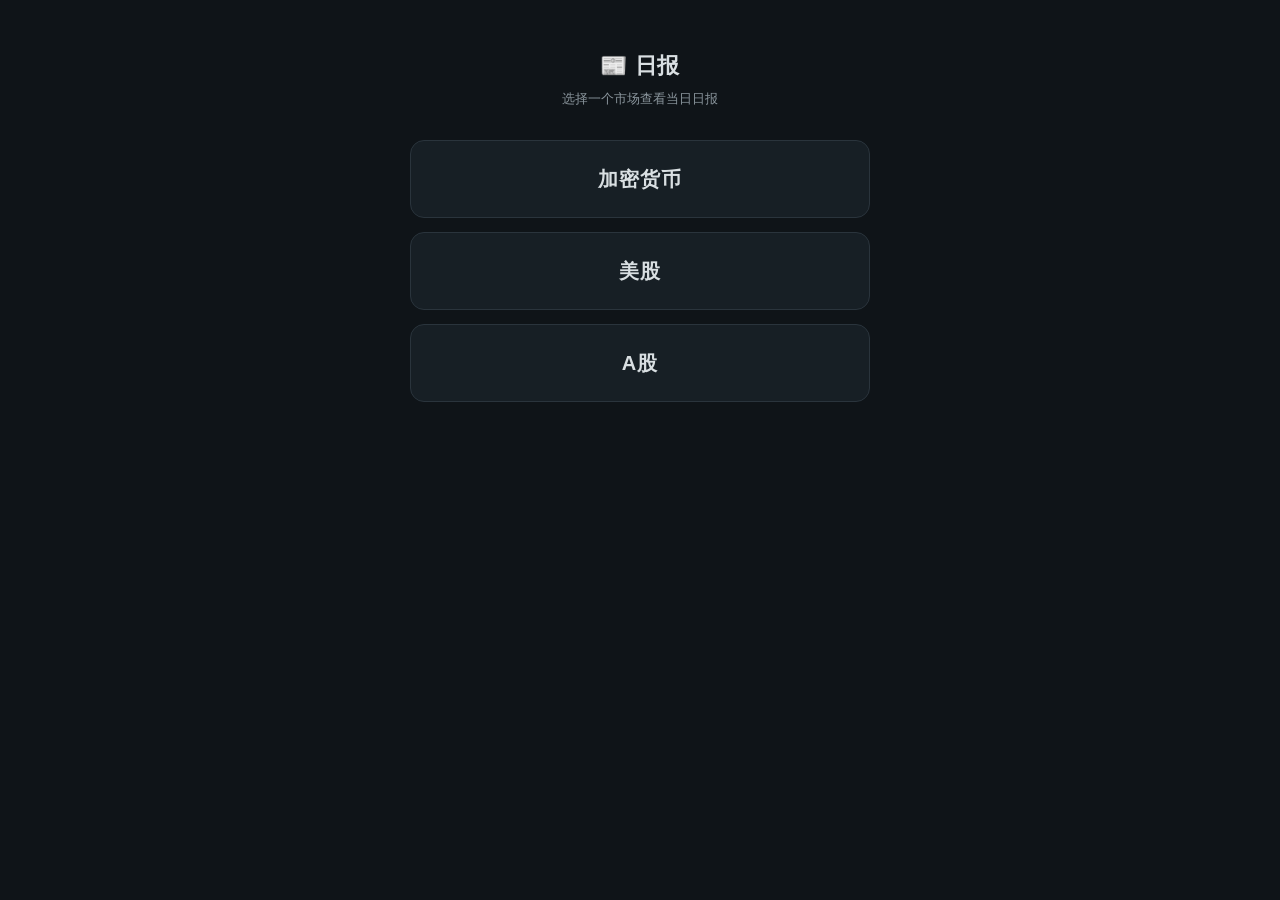
<file: dailyreport.html>
<!DOCTYPE html>
<html lang="zh-CN">
<head>
<meta charset="utf-8">
<meta name="viewport" content="width=device-width, initial-scale=1">
<title>日报 · 入口</title>
<style>
  :root { --bg:#0f1418; --card:#171f25; --line:#2a343c; --text:#d9dfe2; --muted:#89949b; --accent:#4da6b3; }
  * { box-sizing: border-box; }
  html, body { margin: 0; min-height: 100%; }
  body {
    background: var(--bg); color: var(--text);
    font: 16px/1.6 -apple-system, BlinkMacSystemFont, "Segoe UI", "Microsoft YaHei", "PingFang SC", sans-serif;
    display: flex; align-items: center; justify-content: center; padding: 48px 20px;
  }
  .main { width: 100%; max-width: 460px; text-align: center; }
  h1 { margin: 0 0 6px; font-size: 22px; font-weight: 600; letter-spacing: 0.5px; }
  .sub { margin: 0 0 30px; color: var(--muted); font-size: 13px; }
  .list { display: flex; flex-direction: column; gap: 14px; }
  .big {
    display: block; padding: 22px 18px; border: 1px solid var(--line); border-radius: 14px;
    background: var(--card); color: var(--text); font-size: 20px; font-weight: 600;
    text-decoration: none; letter-spacing: 1px; transition: border-color .15s, transform .15s, color .15s;
  }
  a.big:hover, a.big:focus-visible {
    border-color: var(--accent); color: #fff; transform: translateY(-1px); outline: none;
  }
  .big.off { opacity: .42; cursor: not-allowed; }
  .big .tag {
    display: inline-block; margin-left: 10px; padding: 2px 8px; border-radius: 999px;
    border: 1px solid var(--line); color: var(--muted); font-size: 12px; font-weight: 500;
    letter-spacing: 0; vertical-align: 2px;
  }
</style>
</head>
<body>
<div class="main">
  <h1>📰 日报</h1>
  <p class="sub">选择一个市场查看当日日报</p>
  <div class="list">
    <a class="big" href="dailyreport_crypto.html" target="_self" rel="noopener">加密货币</a>
    <a class="big" href="dailyreport_us.html" target="_self" rel="noopener">美股</a>
    <a class="big" href="dailyreport_a.html" target="_self" rel="noopener">A股</a>
  </div>
</div>
</body>
</html>
</file>
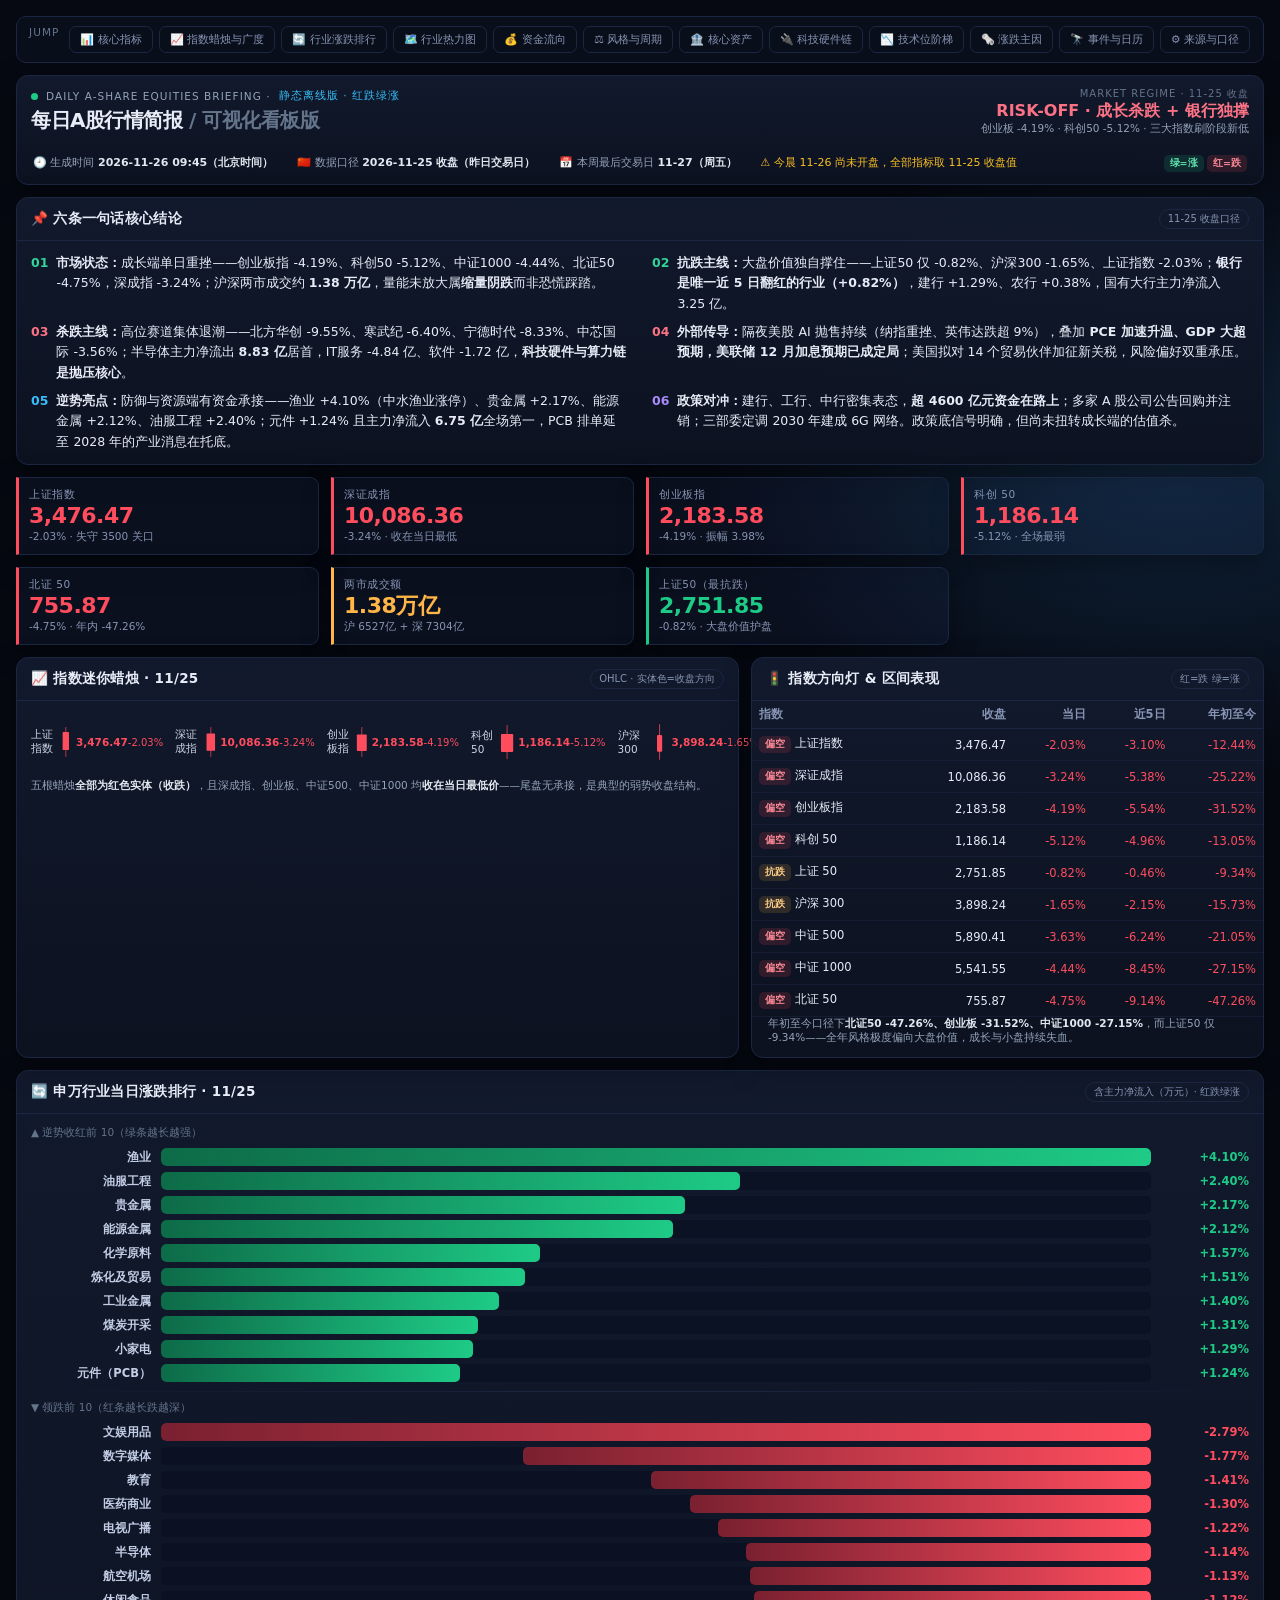
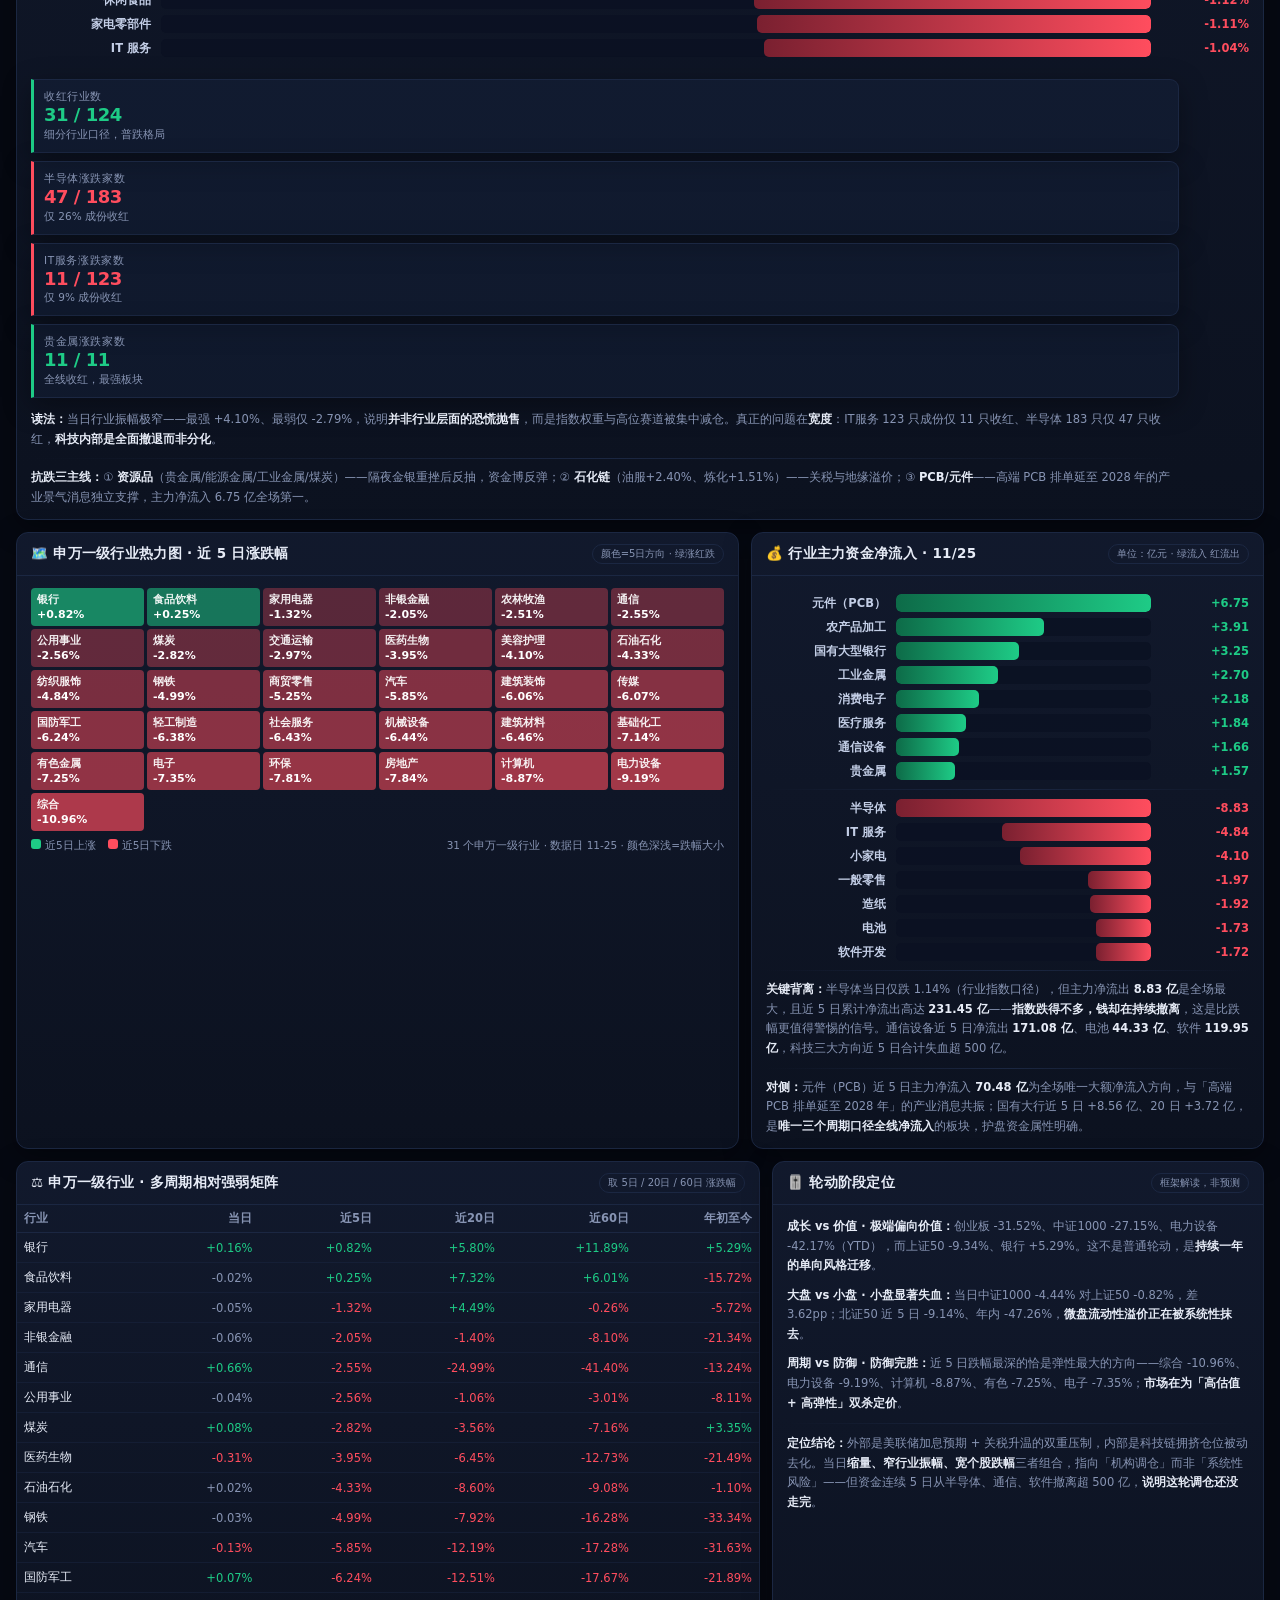
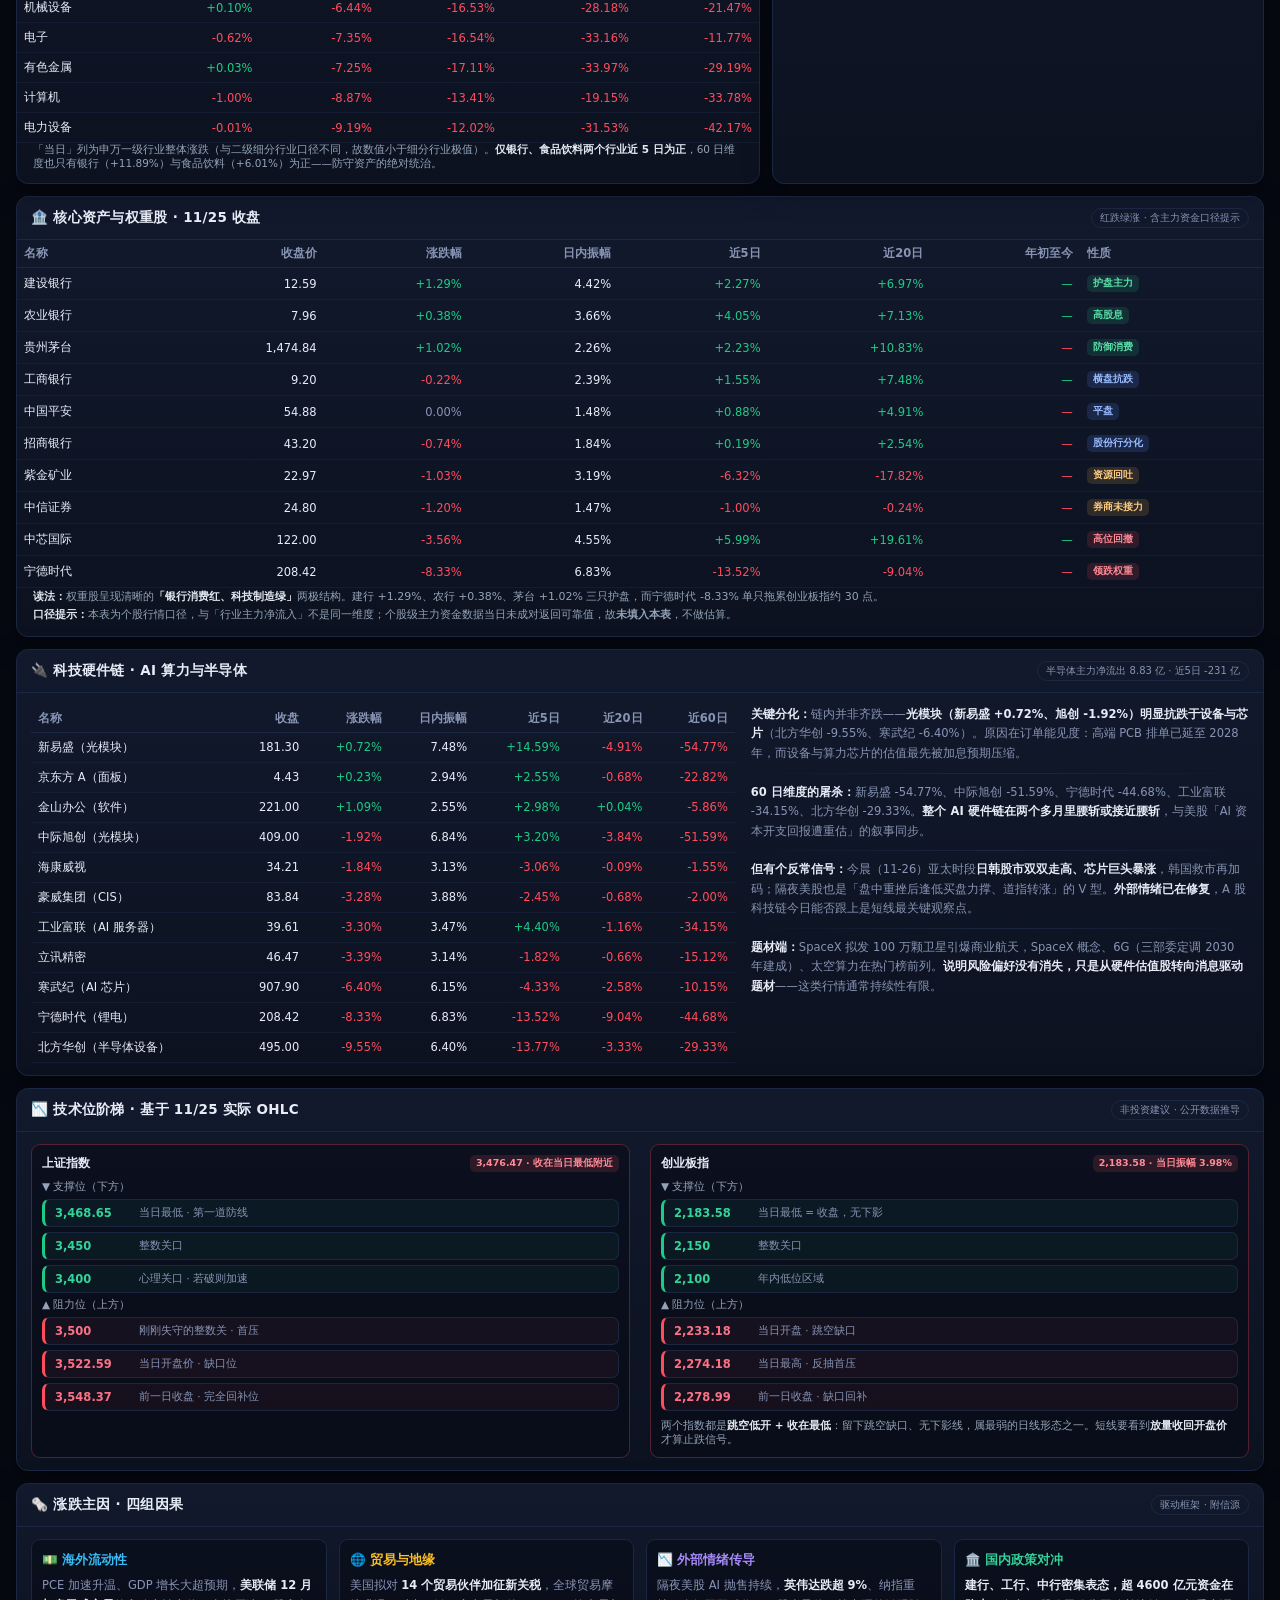
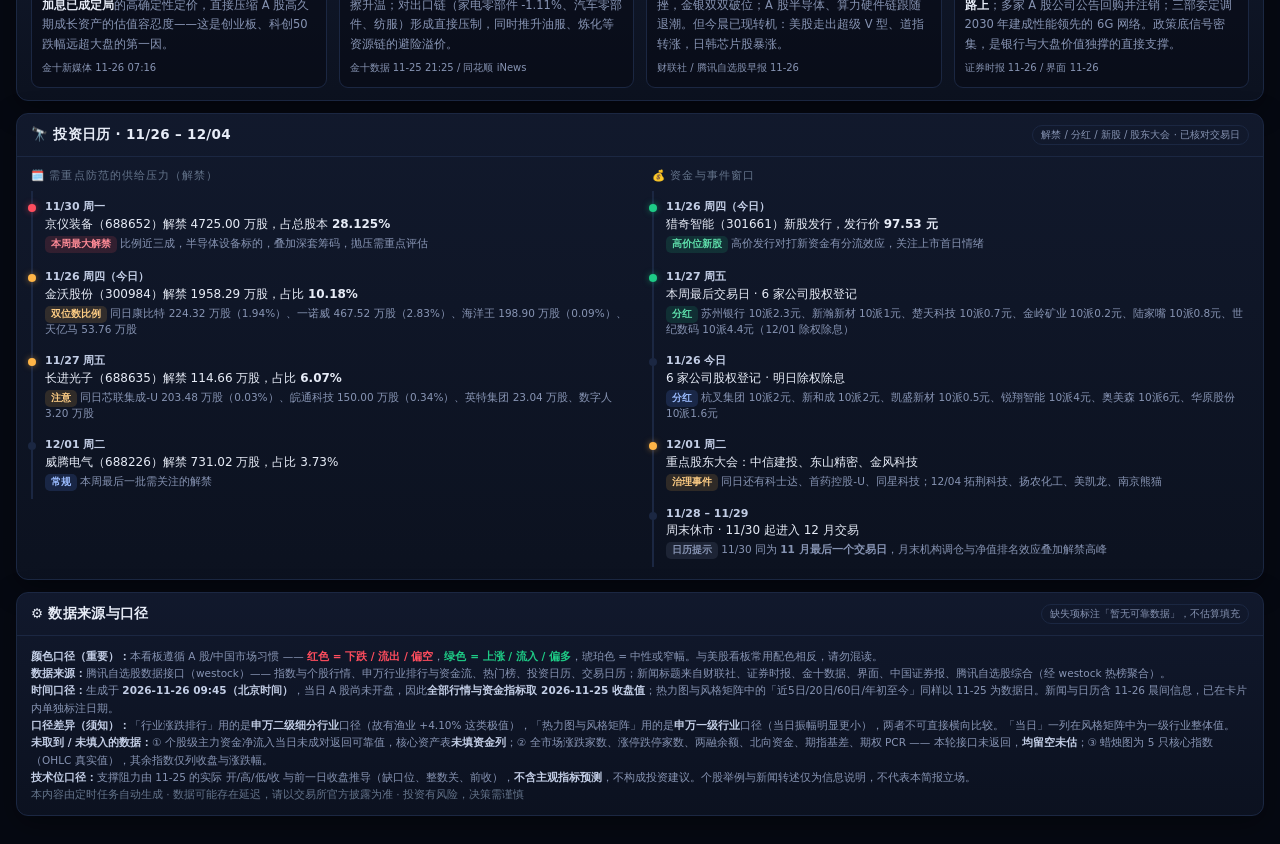
<file: dailyreport_a.html>
<!DOCTYPE html>
<html lang="zh-CN">
<head>
<meta charset="UTF-8">
<meta name="viewport" content="width=device-width, initial-scale=1.0">
<title>每日A股行情简报 · 2026-11-26</title>
<style>
:root{--bg:#060912;--panel:#0c1220;--line:#1b2742;--txt:#e7ecf7;--mut:#8794b3;--up:#1ecb86;--down:#ff4d5e;--acc:#5b8cff;--warn:#ffb547;--pur:#b07cff}
*{box-sizing:border-box}
body{background:radial-gradient(1100px 650px at 12% -8%,#16244a 0,transparent 58%),radial-gradient(850px 600px at 92% 8%,#10243a 0,transparent 55%),var(--bg);color:var(--txt);font-family:"WenQuanYi Micro Hei","PingFang SC","Microsoft YaHei",system-ui,sans-serif;margin:0;padding:0;-webkit-font-smoothing:antialiased}
.panel{background:linear-gradient(180deg,rgba(18,26,46,.94),rgba(12,18,32,.96));border:1px solid var(--line);border-radius:12px;box-shadow:0 8px 28px rgba(0,0,0,.35)}
.panel-h{display:flex;align-items:center;justify-content:space-between;gap:10px;padding:11px 14px;border-bottom:1px solid var(--line);flex-wrap:wrap}
.panel-h h3{margin:0;font-size:13.5px;font-weight:700;letter-spacing:.3px;display:flex;align-items:center;gap:7px}
.panel-h .tag{font-size:10px;color:var(--mut);font-weight:500;padding:2px 8px;border:1px solid var(--line);border-radius:999px}
.panel-b{padding:12px 14px}
.up{color:var(--up)}.down{color:var(--down)}.flat{color:var(--mut)}
.grid{display:grid;gap:12px}
.kpi{border-left:3px solid var(--acc);padding:9px 12px;background:rgba(91,140,255,.05);border-radius:0 9px 9px 0}
.kpi.r{border-left-color:var(--down)}.kpi.g{border-left-color:var(--up)}.kpi.y{border-left-color:var(--warn)}.kpi.p{border-left-color:var(--pur)}
.kpi .l{font-size:10.5px;color:var(--mut);letter-spacing:.6px;text-transform:uppercase}
.kpi .v{font-size:22px;font-weight:800;font-variant-numeric:tabular-nums;letter-spacing:-.5px;margin-top:1px;line-height:1.15}
.kpi .s{font-size:10.5px;color:var(--mut);margin-top:2px}
table{width:100%;border-collapse:collapse;font-size:11.5px}
th{color:var(--mut);font-weight:600;text-align:right;padding:6px 7px;border-bottom:1px solid var(--line);white-space:nowrap}
td{padding:7px 7px;border-bottom:1px solid rgba(27,39,66,.5);text-align:right;font-variant-numeric:tabular-nums;white-space:nowrap}
tbody tr:hover{background:rgba(91,140,255,.06)}
.pill{display:inline-block;font-size:9.5px;padding:2px 6px;border-radius:5px;font-weight:600;white-space:nowrap}
.pill.r{background:rgba(255,77,94,.14);color:#ff8b97}.pill.g{background:rgba(30,203,134,.14);color:#5fe0ac}.pill.b{background:rgba(91,140,255,.16);color:#9bbcff}.pill.y{background:rgba(255,181,71,.14);color:#ffce85}.pill.p{background:rgba(176,124,255,.16);color:#c9a8ff}.pill.n{background:rgba(135,148,179,.14);color:var(--mut)}
.live{width:7px;height:7px;border-radius:50%;background:#1ecb86;display:inline-block;box-shadow:0 0 0 0 rgba(30,203,134,.6);animation:pulse 2s infinite}
@keyframes pulse{70%{box-shadow:0 0 0 7px rgba(30,203,134,0)}100%{box-shadow:0 0 0 0 rgba(30,203,134,0)}}
.chips{display:flex;gap:6px;flex-wrap:wrap;padding:9px 12px;border:1px solid var(--line);border-radius:10px;background:rgba(12,18,32,.7);position:sticky;top:0;z-index:50;backdrop-filter:blur(8px);margin-bottom:12px}
.chip{font-size:11px;color:var(--mut);text-decoration:none;padding:5px 10px;border:1px solid var(--line);border-radius:7px;transition:.15s;white-space:nowrap}
.chip:hover{color:var(--txt);border-color:var(--acc);background:rgba(91,140,255,.1)}
.note{font-size:11.5px;color:var(--mut);line-height:1.7}
.note b{color:var(--txt)}
.foot{font-size:10px;color:var(--mut);line-height:1.7}
.divider{height:1px;background:linear-gradient(90deg,transparent,var(--line),transparent);margin:9px 0}
.hbar{display:grid;grid-template-columns:120px 1fr 88px;align-items:center;gap:10px;margin:6px 0}
.hbar .n{font-size:11.5px;color:#c3cee6;font-weight:600;text-align:right}
.hbar .t{height:18px;border-radius:5px;overflow:hidden;background:rgba(10,17,34,.8)}
.hbar .f{height:100%;border-radius:5px}
.hbar .v{font-size:11.5px;font-weight:700;text-align:right;font-variant-numeric:tabular-nums}
.lvl{display:flex;align-items:center;gap:8px;padding:6px 10px;border-radius:7px;font-size:11.5px;margin:5px 0;border:1px solid var(--line)}
.lvl.res{background:rgba(255,77,94,.05);border-left:3px solid var(--down)}
.lvl.sup{background:rgba(30,203,134,.05);border-left:3px solid var(--up)}
.lvl .pos{width:76px;flex-shrink:0;font-weight:700}
.lvl .ds{font-size:10.5px;color:var(--mut)}
.tree{display:grid;grid-template-columns:repeat(6,1fr);gap:3px}
.tree-cell{border-radius:4px;padding:5px 6px;font-size:10.5px;font-weight:600;display:flex;flex-direction:column;gap:1px}
.tree-cell .c-name{opacity:.92}.tree-cell .c-val{font-size:11px;font-weight:800}
.op-card{border:1px solid var(--line);border-radius:9px;padding:10px;background:rgba(6,9,18,.5)}
.op-card .h{display:flex;align-items:center;justify-content:space-between;gap:6px;margin-bottom:6px}
.op-card .nm{font-size:12px;font-weight:700}
.op-card .bd{font-size:11px;color:#c9d3e8;line-height:1.55}
.op-card .ft{font-size:10px;color:var(--mut);margin-top:6px}
.evt{border-left:2px solid var(--line);padding:8px 0 8px 12px;position:relative}
.evt::before{content:'';position:absolute;left:-5px;top:13px;width:8px;height:8px;border-radius:50%;background:var(--line)}
.evt.imp::before{background:var(--warn);box-shadow:0 0 6px rgba(255,181,71,.5)}
.evt.hot::before{background:var(--down);box-shadow:0 0 6px rgba(255,77,94,.5)}
.evt.good::before{background:var(--up);box-shadow:0 0 6px rgba(30,203,134,.5)}
.evt .d{font-size:11px;font-weight:700;color:#c3cee6}
.evt .t{font-size:12px;margin-top:2px}
.evt .c{font-size:10.5px;color:var(--mut);margin-top:3px}
.legend{display:flex;gap:12px;flex-wrap:wrap;font-size:10.5px;color:var(--mut);align-items:center}
.legend i{width:10px;height:10px;border-radius:3px;display:inline-block;margin-right:4px}
.src{font-size:10.5px;color:var(--mut);line-height:1.65}
.src b{color:#c3cee6}
.flex{display:flex}.flex-wrap{flex-wrap:wrap}.items-center{align-items:center}.justify-between{justify-content:space-between}
.gap-2{gap:.5rem}.gap-3{gap:.75rem}.gap-4{gap:1rem}.gap-5{gap:1.25rem}.gap-x-6{column-gap:1.5rem}.gap-y-2{row-gap:.5rem}
.p-2\.5{padding:.625rem}.px-4{padding-left:1rem;padding-right:1rem}.pb-3{padding-bottom:.75rem}.pt-2{padding-top:.5rem}
.m-0{margin:0}.mt-2{margin-top:.5rem}.mb-1{margin-bottom:.25rem}.mb-1\.5{margin-bottom:.375rem}.mb-2{margin-bottom:.5rem}.mb-3{margin-bottom:.75rem}.ml-auto{margin-left:auto}.mr-1{margin-right:.25rem}
.text-\[10px\]{font-size:10px}.text-\[10\.5px\]{font-size:10.5px}.text-\[11px\]{font-size:11px}.text-\[11\.5px\]{font-size:11.5px}.text-\[12px\]{font-size:12px}.text-\[12\.5px\]{font-size:12.5px}
.text-base{font-size:1rem}.text-lg{font-size:1.125rem}
.font-bold{font-weight:700}.font-extrabold{font-weight:800}.font-black{font-weight:900}
.leading-relaxed{line-height:1.625}.tracking-tight{letter-spacing:-.025em}.tracking-widest{letter-spacing:.1em}.uppercase{text-transform:uppercase}
.text-left{text-align:left}.text-right{text-align:right}
.text-slate-200{color:#e2e8f0}.text-slate-300{color:#cbd5e1}.text-slate-400{color:#94a3b8}.text-slate-500{color:#64748b}
.text-rose-400{color:#fb7185}.text-emerald-400{color:#34d399}.text-sky-400{color:#38bdf8}.text-violet-400{color:#a78bfa}.text-amber-400{color:#fbbf24}
.border-t{border-top-width:1px}.border-\[\#1b2742\]{border-color:#1b2742}
.max-w-\[1440px\]{max-width:1440px}.mx-auto{margin-left:auto;margin-right:auto}
.space-y-2\.5>:not([hidden])~:not([hidden]){margin-top:.625rem}
@media(min-width:768px){.md\:p-4{padding:1rem}.md\:text-xl{font-size:1.25rem}.md\:grid-cols-2{grid-template-columns:repeat(2,minmax(0,1fr))}.md\:grid-cols-4{grid-template-columns:repeat(4,minmax(0,1fr))}}
@media(min-width:1024px){
.lg\:col-span-2{grid-column:span 2}.lg\:col-span-3{grid-column:span 3}.lg\:col-span-4{grid-column:span 4}
.lg\:col-span-5{grid-column:span 5}.lg\:col-span-7{grid-column:span 7}.lg\:col-span-8{grid-column:span 8}
.lg\:grid-cols-12{grid-template-columns:repeat(12,minmax(0,1fr))}.lg\:grid-cols-2{grid-template-columns:repeat(2,minmax(0,1fr))}
.lg\:grid-cols-3{grid-template-columns:repeat(3,minmax(0,1fr))}.lg\:grid-cols-4{grid-template-columns:repeat(4,minmax(0,1fr))}.lg\:grid-cols-5{grid-template-columns:repeat(5,minmax(0,1fr))}
}
</style>
</head>
<body class="p-2 md:p-4">
<div class="max-w-[1440px] mx-auto">

  <div class="chips">
    <span class="text-[10.5px] text-slate-500 tracking-widest uppercase mr-1">JUMP</span>
    <a class="chip" href="#s-kpi">📊 核心指标</a>
    <a class="chip" href="#s-breadth">📈 指数蜡烛与广度</a>
    <a class="chip" href="#s-sector">🔄 行业涨跌排行</a>
    <a class="chip" href="#s-tree">🗺️ 行业热力图</a>
    <a class="chip" href="#s-flow">💰 资金流向</a>
    <a class="chip" href="#s-style">⚖️ 风格与周期</a>
    <a class="chip" href="#s-core">🏦 核心资产</a>
    <a class="chip" href="#s-semi">🔌 科技硬件链</a>
    <a class="chip" href="#s-tech">📉 技术位阶梯</a>
    <a class="chip" href="#s-news">🗞️ 涨跌主因</a>
    <a class="chip" href="#s-outlook">🔭 事件与日历</a>
    <a class="chip" href="#s-meta">⚙️ 来源与口径</a>
  </div>

  <!-- HEADER -->
  <div class="panel mb-3">
    <div class="panel-h" style="border-bottom:none">
      <div>
        <div class="flex items-center gap-2 text-[10.5px] text-slate-400 tracking-widest uppercase mb-1">
          <span class="live"></span> DAILY A-SHARE EQUITIES BRIEFING · <span class="text-sky-400">静态离线版 · 红跌绿涨</span>
        </div>
        <h1 class="text-lg md:text-xl font-extrabold tracking-tight m-0">每日A股行情简报 <span class="text-slate-500 font-normal">/ 可视化看板版</span></h1>
      </div>
      <div class="text-right">
        <div class="text-[10px] text-slate-500 uppercase tracking-widest">Market regime · 11-25 收盘</div>
        <div class="text-base font-black text-rose-400">RISK-OFF · 成长杀跌 + 银行独撑</div>
        <div class="text-[10.5px] text-slate-400">创业板 -4.19% · 科创50 -5.12% · 三大指数刷阶段新低</div>
      </div>
    </div>
    <div class="px-4 pb-3 flex flex-wrap gap-x-6 gap-y-2 text-[11px] text-slate-400 border-t border-[#1b2742] pt-2">
      <span>🕘 生成时间 <b class="text-slate-200">2026-11-26 09:45（北京时间）</b></span>
      <span>🇨🇳 数据口径 <b class="text-slate-200">2026-11-25 收盘（昨日交易日）</b></span>
      <span>📅 本周最后交易日 <b class="text-slate-200">11-27（周五）</b></span>
      <span class="text-amber-400">⚠️ 今晨 11-26 尚未开盘，全部指标取 11-25 收盘值</span>
      <span class="ml-auto"><span class="pill g">绿=涨</span> <span class="pill r">红=跌</span></span>
    </div>
  </div>

  <!-- 一句话结论 -->
  <div class="panel mb-3">
    <div class="panel-h"><h3>📌 六条一句话核心结论</h3><span class="tag">11-25 收盘口径</span></div>
    <div class="panel-b grid md:grid-cols-2 gap-x-6 gap-y-2 text-[12.5px] leading-relaxed">
      <div class="flex gap-2"><span class="text-emerald-400 font-black shrink-0">01</span><span><b>市场状态：</b>成长端单日重挫——创业板指 -4.19%、科创50 -5.12%、中证1000 -4.44%、北证50 -4.75%，深成指 -3.24%；沪深两市成交约 <b>1.38 万亿</b>，量能未放大属<b>缩量阴跌</b>而非恐慌踩踏。</span></div>
      <div class="flex gap-2"><span class="text-emerald-400 font-black shrink-0">02</span><span><b>抗跌主线：</b>大盘价值独自撑住——上证50 仅 -0.82%、沪深300 -1.65%、上证指数 -2.03%；<b>银行是唯一近 5 日翻红的行业（+0.82%）</b>，建行 +1.29%、农行 +0.38%，国有大行主力净流入 3.25 亿。</span></div>
      <div class="flex gap-2"><span class="text-rose-400 font-black shrink-0">03</span><span><b>杀跌主线：</b>高位赛道集体退潮——北方华创 -9.55%、寒武纪 -6.40%、宁德时代 -8.33%、中芯国际 -3.56%；半导体主力净流出 <b>8.83 亿</b>居首，IT服务 -4.84 亿、软件 -1.72 亿，<b>科技硬件与算力链是抛压核心</b>。</span></div>
      <div class="flex gap-2"><span class="text-rose-400 font-black shrink-0">04</span><span><b>外部传导：</b>隔夜美股 AI 抛售持续（纳指重挫、英伟达跌超 9%），叠加 <b>PCE 加速升温、GDP 大超预期，美联储 12 月加息预期已成定局</b>；美国拟对 14 个贸易伙伴加征新关税，风险偏好双重承压。</span></div>
      <div class="flex gap-2"><span class="text-sky-400 font-black shrink-0">05</span><span><b>逆势亮点：</b>防御与资源端有资金承接——渔业 +4.10%（中水渔业涨停）、贵金属 +2.17%、能源金属 +2.12%、油服工程 +2.40%；元件 +1.24% 且主力净流入 <b>6.75 亿</b>全场第一，PCB 排单延至 2028 年的产业消息在托底。</span></div>
      <div class="flex gap-2"><span class="text-violet-400 font-black shrink-0">06</span><span><b>政策对冲：</b>建行、工行、中行密集表态，<b>超 4600 亿元资金在路上</b>；多家 A 股公司公告回购并注销；三部委定调 2030 年建成 6G 网络。政策底信号明确，但尚未扭转成长端的估值杀。</span></div>
    </div>
  </div>

  <!-- ROW 1: KPI -->
  <section id="s-kpi" class="grid grid-cols-2 md:grid-cols-4 lg:grid-cols-7 gap-3 mb-3">
    <div class="panel p-2.5 kpi r"><div class="l">上证指数</div><div class="v down">3,476.47</div><div class="s">-2.03% · 失守 3500 关口</div></div>
    <div class="panel p-2.5 kpi r"><div class="l">深证成指</div><div class="v down">10,086.36</div><div class="s">-3.24% · 收在当日最低</div></div>
    <div class="panel p-2.5 kpi r"><div class="l">创业板指</div><div class="v down">2,183.58</div><div class="s">-4.19% · 振幅 3.98%</div></div>
    <div class="panel p-2.5 kpi r"><div class="l">科创 50</div><div class="v down">1,186.14</div><div class="s">-5.12% · 全场最弱</div></div>
    <div class="panel p-2.5 kpi r"><div class="l">北证 50</div><div class="v down">755.87</div><div class="s">-4.75% · 年内 -47.26%</div></div>
    <div class="panel p-2.5 kpi y"><div class="l">两市成交额</div><div class="v" style="color:#ffb547">1.38万亿</div><div class="s">沪 6527亿 + 深 7304亿</div></div>
    <div class="panel p-2.5 kpi g"><div class="l">上证50（最抗跌）</div><div class="v up">2,751.85</div><div class="s">-0.82% · 大盘价值护盘</div></div>
  </section>

  <!-- ROW 2: 蜡烛 + 广度 -->
  <section id="s-breadth" class="grid lg:grid-cols-12 gap-3 mb-3">
    <div class="panel lg:col-span-7">
      <div class="panel-h"><h3>📈 指数迷你蜡烛 · 11/25</h3><span class="tag">OHLC · 实体色=收盘方向</span></div>
      <div class="panel-b">
        <div style="display:grid;grid-template-columns:repeat(5,1fr);gap:12px">
          <!-- 蜡烛：全部收跌，红色实体 -->
          <div class="flex flex-col items-center"><div class="text-[10.5px] text-slate-300 font-semibold">上证指数</div>
            <svg width="34" height="58" viewBox="0 0 34 58"><line x1="17" y1="3" x2="17" y2="55" stroke="#ff4d5e" stroke-width="1.5" opacity=".75"/><rect x="11.5" y="11.6" width="11" height="31.4" fill="#ff4d5e" rx="1.5"/></svg>
            <div class="text-[10.5px] down font-bold">3,476.47</div><div class="text-[10px] down">-2.03%</div></div>
          <div class="flex flex-col items-center"><div class="text-[10.5px] text-slate-300 font-semibold">深证成指</div>
            <svg width="34" height="58" viewBox="0 0 34 58"><line x1="17" y1="3" x2="17" y2="55" stroke="#ff4d5e" stroke-width="1.5" opacity=".75"/><rect x="9.6" y="14.4" width="14.8" height="29.8" fill="#ff4d5e" rx="1.5"/></svg>
            <div class="text-[10.5px] down font-bold">10,086.36</div><div class="text-[10px] down">-3.24%</div></div>
          <div class="flex flex-col items-center"><div class="text-[10.5px] text-slate-300 font-semibold">创业板指</div>
            <svg width="34" height="58" viewBox="0 0 34 58"><line x1="17" y1="3" x2="17" y2="55" stroke="#ff4d5e" stroke-width="1.5" opacity=".75"/><rect x="8.4" y="15.9" width="17.2" height="28.6" fill="#ff4d5e" rx="1.5"/></svg>
            <div class="text-[10.5px] down font-bold">2,183.58</div><div class="text-[10px] down">-4.19%</div></div>
          <div class="flex flex-col items-center"><div class="text-[10.5px] text-slate-300 font-semibold">科创 50</div>
            <svg width="34" height="58" viewBox="0 0 34 58"><line x1="17" y1="3" x2="17" y2="55" stroke="#ff4d5e" stroke-width="1.5" opacity=".75"/><rect x="7.6" y="16.8" width="18.8" height="27.4" fill="#ff4d5e" rx="1.5"/></svg>
            <div class="text-[10.5px] down font-bold">1,186.14</div><div class="text-[10px] down">-5.12%</div></div>
          <div class="flex flex-col items-center"><div class="text-[10.5px] text-slate-300 font-semibold">沪深 300</div>
            <svg width="34" height="58" viewBox="0 0 34 58"><line x1="17" y1="3" x2="17" y2="55" stroke="#ff4d5e" stroke-width="1.5" opacity=".75"/><rect x="13.2" y="18.6" width="7.6" height="24.8" fill="#ff4d5e" rx="1.5"/></svg>
            <div class="text-[10.5px] down font-bold">3,898.24</div><div class="text-[10px] down">-1.65%</div></div>
        </div>
        <div class="text-[10.5px] text-slate-400 mt-2">五根蜡烛<b class="text-slate-200">全部为红色实体（收跌）</b>，且深成指、创业板、中证500、中证1000 均<b class="text-slate-200">收在当日最低价</b>——尾盘无承接，是典型的弱势收盘结构。</div>
      </div>
    </div>
    <div class="panel lg:col-span-5">
      <div class="panel-h"><h3>🚦 指数方向灯 & 区间表现</h3><span class="tag">红=跌 绿=涨</span></div>
      <div class="panel-b" style="padding:0">
        <table>
          <thead><tr><th class="text-left">指数</th><th>收盘</th><th>当日</th><th>近5日</th><th>年初至今</th></tr></thead>
          <tbody>
            <tr><td class="text-left"><span class="pill r">偏空</span> 上证指数</td><td>3,476.47</td><td class="down">-2.03%</td><td class="down">-3.10%</td><td class="down">-12.44%</td></tr>
            <tr><td class="text-left"><span class="pill r">偏空</span> 深证成指</td><td>10,086.36</td><td class="down">-3.24%</td><td class="down">-5.38%</td><td class="down">-25.22%</td></tr>
            <tr><td class="text-left"><span class="pill r">偏空</span> 创业板指</td><td>2,183.58</td><td class="down">-4.19%</td><td class="down">-5.54%</td><td class="down">-31.52%</td></tr>
            <tr><td class="text-left"><span class="pill r">偏空</span> 科创 50</td><td>1,186.14</td><td class="down">-5.12%</td><td class="down">-4.96%</td><td class="down">-13.05%</td></tr>
            <tr><td class="text-left"><span class="pill y">抗跌</span> 上证 50</td><td>2,751.85</td><td class="down">-0.82%</td><td class="down">-0.46%</td><td class="down">-9.34%</td></tr>
            <tr><td class="text-left"><span class="pill y">抗跌</span> 沪深 300</td><td>3,898.24</td><td class="down">-1.65%</td><td class="down">-2.15%</td><td class="down">-15.73%</td></tr>
            <tr><td class="text-left"><span class="pill r">偏空</span> 中证 500</td><td>5,890.41</td><td class="down">-3.63%</td><td class="down">-6.24%</td><td class="down">-21.05%</td></tr>
            <tr><td class="text-left"><span class="pill r">偏空</span> 中证 1000</td><td>5,541.55</td><td class="down">-4.44%</td><td class="down">-8.45%</td><td class="down">-27.15%</td></tr>
            <tr><td class="text-left"><span class="pill r">偏空</span> 北证 50</td><td>755.87</td><td class="down">-4.75%</td><td class="down">-9.14%</td><td class="down">-47.26%</td></tr>
          </tbody>
        </table>
      </div>
      <div class="px-4 pb-3 text-[10.5px] text-slate-400">年初至今口径下<b class="text-slate-200">北证50 -47.26%、创业板 -31.52%、中证1000 -27.15%</b>，而上证50 仅 -9.34%——全年风格极度偏向大盘价值，成长与小盘持续失血。</div>
    </div>
  </section>

  <!-- ROW 3: 行业涨跌排行 -->
  <section id="s-sector" class="panel mb-3">
    <div class="panel-h"><h3>🔄 申万行业当日涨跌排行 · 11/25</h3><span class="tag">含主力净流入（万元）· 红跌绿涨</span></div>
    <div class="panel-b">
      <div class="grid grid-cols-12 gap-4">
        <div class="col-span-12 lg:col-span-7">
          <div class="text-[10.5px] text-slate-500 mb-2">▲ 逆势收红前 10（绿条越长越强）</div>
          <div id="upList">
            <div class="hbar"><div class="n">渔业</div><div class="t"><div class="f" style="width:100%;background:linear-gradient(90deg,#0d6b48,#1ecb86)"></div></div><div class="v up">+4.10%</div></div>
            <div class="hbar"><div class="n">油服工程</div><div class="t"><div class="f" style="width:58.5%;background:linear-gradient(90deg,#0d6b48,#1ecb86)"></div></div><div class="v up">+2.40%</div></div>
            <div class="hbar"><div class="n">贵金属</div><div class="t"><div class="f" style="width:52.9%;background:linear-gradient(90deg,#0d6b48,#1ecb86)"></div></div><div class="v up">+2.17%</div></div>
            <div class="hbar"><div class="n">能源金属</div><div class="t"><div class="f" style="width:51.7%;background:linear-gradient(90deg,#0d6b48,#1ecb86)"></div></div><div class="v up">+2.12%</div></div>
            <div class="hbar"><div class="n">化学原料</div><div class="t"><div class="f" style="width:38.3%;background:linear-gradient(90deg,#0d6b48,#1ecb86)"></div></div><div class="v up">+1.57%</div></div>
            <div class="hbar"><div class="n">炼化及贸易</div><div class="t"><div class="f" style="width:36.8%;background:linear-gradient(90deg,#0d6b48,#1ecb86)"></div></div><div class="v up">+1.51%</div></div>
            <div class="hbar"><div class="n">工业金属</div><div class="t"><div class="f" style="width:34.1%;background:linear-gradient(90deg,#0d6b48,#1ecb86)"></div></div><div class="v up">+1.40%</div></div>
            <div class="hbar"><div class="n">煤炭开采</div><div class="t"><div class="f" style="width:32.0%;background:linear-gradient(90deg,#0d6b48,#1ecb86)"></div></div><div class="v up">+1.31%</div></div>
            <div class="hbar"><div class="n">小家电</div><div class="t"><div class="f" style="width:31.5%;background:linear-gradient(90deg,#0d6b48,#1ecb86)"></div></div><div class="v up">+1.29%</div></div>
            <div class="hbar"><div class="n">元件（PCB）</div><div class="t"><div class="f" style="width:30.2%;background:linear-gradient(90deg,#0d6b48,#1ecb86)"></div></div><div class="v up">+1.24%</div></div>
          </div>
          <div class="divider"></div>
          <div class="text-[10.5px] text-slate-500 mb-2">▼ 领跌前 10（红条越长跌越深）</div>
          <div id="dnList">
            <div class="hbar"><div class="n">文娱用品</div><div class="t"><div class="f" style="width:100%;margin-left:auto;background:linear-gradient(90deg,#7a2030,#ff4d5e)"></div></div><div class="v down">-2.79%</div></div>
            <div class="hbar"><div class="n">数字媒体</div><div class="t"><div class="f" style="width:63.4%;margin-left:auto;background:linear-gradient(90deg,#7a2030,#ff4d5e)"></div></div><div class="v down">-1.77%</div></div>
            <div class="hbar"><div class="n">教育</div><div class="t"><div class="f" style="width:50.5%;margin-left:auto;background:linear-gradient(90deg,#7a2030,#ff4d5e)"></div></div><div class="v down">-1.41%</div></div>
            <div class="hbar"><div class="n">医药商业</div><div class="t"><div class="f" style="width:46.6%;margin-left:auto;background:linear-gradient(90deg,#7a2030,#ff4d5e)"></div></div><div class="v down">-1.30%</div></div>
            <div class="hbar"><div class="n">电视广播</div><div class="t"><div class="f" style="width:43.7%;margin-left:auto;background:linear-gradient(90deg,#7a2030,#ff4d5e)"></div></div><div class="v down">-1.22%</div></div>
            <div class="hbar"><div class="n">半导体</div><div class="t"><div class="f" style="width:40.9%;margin-left:auto;background:linear-gradient(90deg,#7a2030,#ff4d5e)"></div></div><div class="v down">-1.14%</div></div>
            <div class="hbar"><div class="n">航空机场</div><div class="t"><div class="f" style="width:40.5%;margin-left:auto;background:linear-gradient(90deg,#7a2030,#ff4d5e)"></div></div><div class="v down">-1.13%</div></div>
            <div class="hbar"><div class="n">休闲食品</div><div class="t"><div class="f" style="width:40.1%;margin-left:auto;background:linear-gradient(90deg,#7a2030,#ff4d5e)"></div></div><div class="v down">-1.12%</div></div>
            <div class="hbar"><div class="n">家电零部件</div><div class="t"><div class="f" style="width:39.8%;margin-left:auto;background:linear-gradient(90deg,#7a2030,#ff4d5e)"></div></div><div class="v down">-1.11%</div></div>
            <div class="hbar"><div class="n">IT 服务</div><div class="t"><div class="f" style="width:39.1%;margin-left:auto;background:linear-gradient(90deg,#7a2030,#ff4d5e)"></div></div><div class="v down">-1.04%</div></div>
          </div>
        </div>
        <div class="col-span-12 lg:col-span-5">
          <div class="grid grid-cols-2 gap-2 text-[11.5px] mb-3">
            <div class="panel p-2.5 kpi g"><div class="l">收红行业数</div><div class="v up" style="font-size:18px">31 / 124</div><div class="s">细分行业口径，普跌格局</div></div>
            <div class="panel p-2.5 kpi r"><div class="l">半导体涨跌家数</div><div class="v down" style="font-size:18px">47 / 183</div><div class="s">仅 26% 成份收红</div></div>
            <div class="panel p-2.5 kpi r"><div class="l">IT服务涨跌家数</div><div class="v down" style="font-size:18px">11 / 123</div><div class="s">仅 9% 成份收红</div></div>
            <div class="panel p-2.5 kpi g"><div class="l">贵金属涨跌家数</div><div class="v up" style="font-size:18px">11 / 11</div><div class="s">全线收红，最强板块</div></div>
          </div>
          <div class="note"><b>读法：</b>当日行业振幅极窄——最强 +4.10%、最弱仅 -2.79%，说明<b>并非行业层面的恐慌抛售</b>，而是指数权重与高位赛道被集中减仓。真正的问题在<b>宽度</b>：IT服务 123 只成份仅 11 只收红、半导体 183 只仅 47 只收红，<b>科技内部是全面撤退而非分化</b>。</div>
          <div class="divider"></div>
          <div class="note"><b class="text-emerald-400">抗跌三主线：</b>① <b>资源品</b>（贵金属/能源金属/工业金属/煤炭）——隔夜金银重挫后反抽，资金博反弹；② <b>石化链</b>（油服+2.40%、炼化+1.51%）——关税与地缘溢价；③ <b>PCB/元件</b>——高端 PCB 排单延至 2028 年的产业景气消息独立支撑，主力净流入 6.75 亿全场第一。</div>
        </div>
      </div>
    </div>
  </section>

  <!-- ROW 4: Treemap + 资金流 -->
  <section id="s-tree" class="grid lg:grid-cols-12 gap-3 mb-3">
    <div class="panel lg:col-span-7">
      <div class="panel-h"><h3>🗺️ 申万一级行业热力图 · 近 5 日涨跌幅</h3><span class="tag">颜色=5日方向 · 绿涨红跌</span></div>
      <div class="panel-b">
        <div class="tree" id="treeBody">
          <div class="tree-cell" style="background:rgba(30,203,134,.62);color:#fff"><span class="c-name">银行</span><span class="c-val">+0.82%</span></div>
          <div class="tree-cell" style="background:rgba(30,203,134,.52);color:#fff"><span class="c-name">食品饮料</span><span class="c-val">+0.25%</span></div>
          <div class="tree-cell" style="background:rgba(255,77,94,.30);color:#fff"><span class="c-name">家用电器</span><span class="c-val">-1.32%</span></div>
          <div class="tree-cell" style="background:rgba(255,77,94,.32);color:#fff"><span class="c-name">非银金融</span><span class="c-val">-2.05%</span></div>
          <div class="tree-cell" style="background:rgba(255,77,94,.34);color:#fff"><span class="c-name">农林牧渔</span><span class="c-val">-2.51%</span></div>
          <div class="tree-cell" style="background:rgba(255,77,94,.34);color:#fff"><span class="c-name">通信</span><span class="c-val">-2.55%</span></div>
          <div class="tree-cell" style="background:rgba(255,77,94,.34);color:#fff"><span class="c-name">公用事业</span><span class="c-val">-2.56%</span></div>
          <div class="tree-cell" style="background:rgba(255,77,94,.35);color:#fff"><span class="c-name">煤炭</span><span class="c-val">-2.82%</span></div>
          <div class="tree-cell" style="background:rgba(255,77,94,.36);color:#fff"><span class="c-name">交通运输</span><span class="c-val">-2.97%</span></div>
          <div class="tree-cell" style="background:rgba(255,77,94,.40);color:#fff"><span class="c-name">医药生物</span><span class="c-val">-3.95%</span></div>
          <div class="tree-cell" style="background:rgba(255,77,94,.41);color:#fff"><span class="c-name">美容护理</span><span class="c-val">-4.10%</span></div>
          <div class="tree-cell" style="background:rgba(255,77,94,.42);color:#fff"><span class="c-name">石油石化</span><span class="c-val">-4.33%</span></div>
          <div class="tree-cell" style="background:rgba(255,77,94,.44);color:#fff"><span class="c-name">纺织服饰</span><span class="c-val">-4.84%</span></div>
          <div class="tree-cell" style="background:rgba(255,77,94,.45);color:#fff"><span class="c-name">钢铁</span><span class="c-val">-4.99%</span></div>
          <div class="tree-cell" style="background:rgba(255,77,94,.46);color:#fff"><span class="c-name">商贸零售</span><span class="c-val">-5.25%</span></div>
          <div class="tree-cell" style="background:rgba(255,77,94,.48);color:#fff"><span class="c-name">汽车</span><span class="c-val">-5.85%</span></div>
          <div class="tree-cell" style="background:rgba(255,77,94,.49);color:#fff"><span class="c-name">建筑装饰</span><span class="c-val">-6.06%</span></div>
          <div class="tree-cell" style="background:rgba(255,77,94,.49);color:#fff"><span class="c-name">传媒</span><span class="c-val">-6.07%</span></div>
          <div class="tree-cell" style="background:rgba(255,77,94,.50);color:#fff"><span class="c-name">国防军工</span><span class="c-val">-6.24%</span></div>
          <div class="tree-cell" style="background:rgba(255,77,94,.51);color:#fff"><span class="c-name">轻工制造</span><span class="c-val">-6.38%</span></div>
          <div class="tree-cell" style="background:rgba(255,77,94,.51);color:#fff"><span class="c-name">社会服务</span><span class="c-val">-6.43%</span></div>
          <div class="tree-cell" style="background:rgba(255,77,94,.51);color:#fff"><span class="c-name">机械设备</span><span class="c-val">-6.44%</span></div>
          <div class="tree-cell" style="background:rgba(255,77,94,.52);color:#fff"><span class="c-name">建筑材料</span><span class="c-val">-6.46%</span></div>
          <div class="tree-cell" style="background:rgba(255,77,94,.54);color:#fff"><span class="c-name">基础化工</span><span class="c-val">-7.14%</span></div>
          <div class="tree-cell" style="background:rgba(255,77,94,.54);color:#fff"><span class="c-name">有色金属</span><span class="c-val">-7.25%</span></div>
          <div class="tree-cell" style="background:rgba(255,77,94,.55);color:#fff"><span class="c-name">电子</span><span class="c-val">-7.35%</span></div>
          <div class="tree-cell" style="background:rgba(255,77,94,.56);color:#fff"><span class="c-name">环保</span><span class="c-val">-7.81%</span></div>
          <div class="tree-cell" style="background:rgba(255,77,94,.56);color:#fff"><span class="c-name">房地产</span><span class="c-val">-7.84%</span></div>
          <div class="tree-cell" style="background:rgba(255,77,94,.60);color:#fff"><span class="c-name">计算机</span><span class="c-val">-8.87%</span></div>
          <div class="tree-cell" style="background:rgba(255,77,94,.61);color:#fff"><span class="c-name">电力设备</span><span class="c-val">-9.19%</span></div>
          <div class="tree-cell" style="background:rgba(255,77,94,.66);color:#fff"><span class="c-name">综合</span><span class="c-val">-10.96%</span></div>
        </div>
        <div class="legend mt-2"><span><i style="background:#1ecb86"></i>近5日上涨</span><span><i style="background:#ff4d5e"></i>近5日下跌</span><span class="ml-auto">31 个申万一级行业 · 数据日 11-25 · 颜色深浅=跌幅大小</span></div>
      </div>
    </div>
    <div class="panel lg:col-span-5" id="s-flow">
      <div class="panel-h"><h3>💰 行业主力资金净流入 · 11/25</h3><span class="tag">单位：亿元 · 绿流入 红流出</span></div>
      <div class="panel-b">
        <div id="flowBars">
          <div class="hbar"><div class="n">元件（PCB）</div><div class="t"><div class="f" style="width:100%;background:linear-gradient(90deg,#0d6b48,#1ecb86)"></div></div><div class="v up">+6.75</div></div>
          <div class="hbar"><div class="n">农产品加工</div><div class="t"><div class="f" style="width:57.9%;background:linear-gradient(90deg,#0d6b48,#1ecb86)"></div></div><div class="v up">+3.91</div></div>
          <div class="hbar"><div class="n">国有大型银行</div><div class="t"><div class="f" style="width:48.1%;background:linear-gradient(90deg,#0d6b48,#1ecb86)"></div></div><div class="v up">+3.25</div></div>
          <div class="hbar"><div class="n">工业金属</div><div class="t"><div class="f" style="width:40.1%;background:linear-gradient(90deg,#0d6b48,#1ecb86)"></div></div><div class="v up">+2.70</div></div>
          <div class="hbar"><div class="n">消费电子</div><div class="t"><div class="f" style="width:32.4%;background:linear-gradient(90deg,#0d6b48,#1ecb86)"></div></div><div class="v up">+2.18</div></div>
          <div class="hbar"><div class="n">医疗服务</div><div class="t"><div class="f" style="width:27.3%;background:linear-gradient(90deg,#0d6b48,#1ecb86)"></div></div><div class="v up">+1.84</div></div>
          <div class="hbar"><div class="n">通信设备</div><div class="t"><div class="f" style="width:24.6%;background:linear-gradient(90deg,#0d6b48,#1ecb86)"></div></div><div class="v up">+1.66</div></div>
          <div class="hbar"><div class="n">贵金属</div><div class="t"><div class="f" style="width:23.2%;background:linear-gradient(90deg,#0d6b48,#1ecb86)"></div></div><div class="v up">+1.57</div></div>
          <div class="divider"></div>
          <div class="hbar"><div class="n">半导体</div><div class="t"><div class="f" style="width:100%;margin-left:auto;background:linear-gradient(90deg,#7a2030,#ff4d5e)"></div></div><div class="v down">-8.83</div></div>
          <div class="hbar"><div class="n">IT 服务</div><div class="t"><div class="f" style="width:58.5%;margin-left:auto;background:linear-gradient(90deg,#7a2030,#ff4d5e)"></div></div><div class="v down">-4.84</div></div>
          <div class="hbar"><div class="n">小家电</div><div class="t"><div class="f" style="width:51.3%;margin-left:auto;background:linear-gradient(90deg,#7a2030,#ff4d5e)"></div></div><div class="v down">-4.10</div></div>
          <div class="hbar"><div class="n">一般零售</div><div class="t"><div class="f" style="width:24.7%;margin-left:auto;background:linear-gradient(90deg,#7a2030,#ff4d5e)"></div></div><div class="v down">-1.97</div></div>
          <div class="hbar"><div class="n">造纸</div><div class="t"><div class="f" style="width:24.1%;margin-left:auto;background:linear-gradient(90deg,#7a2030,#ff4d5e)"></div></div><div class="v down">-1.92</div></div>
          <div class="hbar"><div class="n">电池</div><div class="t"><div class="f" style="width:21.7%;margin-left:auto;background:linear-gradient(90deg,#7a2030,#ff4d5e)"></div></div><div class="v down">-1.73</div></div>
          <div class="hbar"><div class="n">软件开发</div><div class="t"><div class="f" style="width:21.5%;margin-left:auto;background:linear-gradient(90deg,#7a2030,#ff4d5e)"></div></div><div class="v down">-1.72</div></div>
        </div>
        <div class="divider"></div>
        <div class="note"><b class="text-rose-400">关键背离：</b>半导体当日仅跌 1.14%（行业指数口径），但主力净流出 <b>8.83 亿</b>是全场最大，且近 5 日累计净流出高达 <b>231.45 亿</b>——<b>指数跌得不多，钱却在持续撤离</b>，这是比跌幅更值得警惕的信号。通信设备近 5 日净流出 <b>171.08 亿</b>、电池 <b>44.33 亿</b>、软件 <b>119.95 亿</b>，科技三大方向近 5 日合计失血超 500 亿。</div>
        <div class="divider"></div>
        <div class="note"><b class="text-emerald-400">对侧：</b>元件（PCB）近 5 日主力净流入 <b>70.48 亿</b>为全场唯一大额净流入方向，与「高端 PCB 排单延至 2028 年」的产业消息共振；国有大行近 5 日 +8.56 亿、20 日 +3.72 亿，是<b>唯一三个周期口径全线净流入</b>的板块，护盘资金属性明确。</div>
      </div>
    </div>
  </section>

  <!-- ROW 5: 风格与周期 -->
  <section id="s-style" class="grid lg:grid-cols-5 gap-3 mb-3">
    <div class="panel lg:col-span-3">
      <div class="panel-h"><h3>⚖️ 申万一级行业 · 多周期相对强弱矩阵</h3><span class="tag">取 5日 / 20日 / 60日 涨跌幅</span></div>
      <div class="panel-b" style="padding:0">
        <table>
          <thead><tr><th class="text-left">行业</th><th>当日</th><th>近5日</th><th>近20日</th><th>近60日</th><th>年初至今</th></tr></thead>
          <tbody>
            <tr><td class="text-left">银行</td><td class="up">+0.16%</td><td class="up">+0.82%</td><td class="up">+5.80%</td><td class="up">+11.89%</td><td class="up">+5.29%</td></tr>
            <tr><td class="text-left">食品饮料</td><td class="flat">-0.02%</td><td class="up">+0.25%</td><td class="up">+7.32%</td><td class="up">+6.01%</td><td class="down">-15.72%</td></tr>
            <tr><td class="text-left">家用电器</td><td class="flat">-0.05%</td><td class="down">-1.32%</td><td class="up">+4.49%</td><td class="down">-0.26%</td><td class="down">-5.72%</td></tr>
            <tr><td class="text-left">非银金融</td><td class="flat">-0.06%</td><td class="down">-2.05%</td><td class="down">-1.40%</td><td class="down">-8.10%</td><td class="down">-21.34%</td></tr>
            <tr><td class="text-left">通信</td><td class="up">+0.66%</td><td class="down">-2.55%</td><td class="down">-24.99%</td><td class="down">-41.40%</td><td class="down">-13.24%</td></tr>
            <tr><td class="text-left">公用事业</td><td class="flat">-0.04%</td><td class="down">-2.56%</td><td class="down">-1.06%</td><td class="down">-3.01%</td><td class="down">-8.11%</td></tr>
            <tr><td class="text-left">煤炭</td><td class="up">+0.08%</td><td class="down">-2.82%</td><td class="down">-3.56%</td><td class="down">-7.16%</td><td class="up">+3.35%</td></tr>
            <tr><td class="text-left">医药生物</td><td class="down">-0.31%</td><td class="down">-3.95%</td><td class="down">-6.45%</td><td class="down">-12.73%</td><td class="down">-21.49%</td></tr>
            <tr><td class="text-left">石油石化</td><td class="flat">+0.02%</td><td class="down">-4.33%</td><td class="down">-8.60%</td><td class="down">-9.08%</td><td class="down">-1.10%</td></tr>
            <tr><td class="text-left">钢铁</td><td class="flat">-0.03%</td><td class="down">-4.99%</td><td class="down">-7.92%</td><td class="down">-16.28%</td><td class="down">-33.34%</td></tr>
            <tr><td class="text-left">汽车</td><td class="down">-0.13%</td><td class="down">-5.85%</td><td class="down">-12.19%</td><td class="down">-17.28%</td><td class="down">-31.63%</td></tr>
            <tr><td class="text-left">国防军工</td><td class="up">+0.07%</td><td class="down">-6.24%</td><td class="down">-12.51%</td><td class="down">-17.67%</td><td class="down">-21.89%</td></tr>
            <tr><td class="text-left">机械设备</td><td class="up">+0.10%</td><td class="down">-6.44%</td><td class="down">-16.53%</td><td class="down">-28.18%</td><td class="down">-21.47%</td></tr>
            <tr><td class="text-left">电子</td><td class="down">-0.62%</td><td class="down">-7.35%</td><td class="down">-16.54%</td><td class="down">-33.16%</td><td class="down">-11.77%</td></tr>
            <tr><td class="text-left">有色金属</td><td class="up">+0.03%</td><td class="down">-7.25%</td><td class="down">-17.11%</td><td class="down">-33.97%</td><td class="down">-29.19%</td></tr>
            <tr><td class="text-left">计算机</td><td class="down">-1.00%</td><td class="down">-8.87%</td><td class="down">-13.41%</td><td class="down">-19.15%</td><td class="down">-33.78%</td></tr>
            <tr><td class="text-left">电力设备</td><td class="down">-0.01%</td><td class="down">-9.19%</td><td class="down">-12.02%</td><td class="down">-31.53%</td><td class="down">-42.17%</td></tr>
          </tbody>
        </table>
      </div>
      <div class="px-4 pb-3 text-[10.5px] text-slate-400">「当日」列为申万一级行业整体涨跌（与二级细分行业口径不同，故数值小于细分行业极值）。<b class="text-slate-200">仅银行、食品饮料两个行业近 5 日为正</b>，60 日维度也只有银行（+11.89%）与食品饮料（+6.01%）为正——防守资产的绝对统治。</div>
    </div>
    <div class="panel lg:col-span-2">
      <div class="panel-h"><h3>🎚️ 轮动阶段定位</h3><span class="tag">框架解读，非预测</span></div>
      <div class="panel-b space-y-2.5">
        <div class="note"><b class="text-emerald-400">成长 vs 价值 · 极端偏向价值：</b>创业板 -31.52%、中证1000 -27.15%、电力设备 -42.17%（YTD），而上证50 -9.34%、银行 +5.29%。这不是普通轮动，是<b class="text-slate-200">持续一年的单向风格迁移</b>。</div>
        <div class="note"><b class="text-sky-400">大盘 vs 小盘 · 小盘显著失血：</b>当日中证1000 -4.44% 对上证50 -0.82%，差 3.62pp；北证50 近 5 日 -9.14%、年内 -47.26%，<b class="text-slate-200">微盘流动性溢价正在被系统性抹去</b>。</div>
        <div class="note"><b class="text-amber-400">周期 vs 防御 · 防御完胜：</b>近 5 日跌幅最深的恰是弹性最大的方向——综合 -10.96%、电力设备 -9.19%、计算机 -8.87%、有色 -7.25%、电子 -7.35%；<b class="text-slate-200">市场在为「高估值 + 高弹性」双杀定价</b>。</div>
        <div class="divider"></div>
        <div class="note"><b>定位结论：</b>外部是美联储加息预期 + 关税升温的双重压制，内部是科技链拥挤仓位被动去化。当日<b class="text-slate-200">缩量、窄行业振幅、宽个股跌幅</b>三者组合，指向「机构调仓」而非「系统性风险」——但资金连续 5 日从半导体、通信、软件撤离超 500 亿，<b class="text-slate-200">说明这轮调仓还没走完</b>。</div>
      </div>
    </div>
  </section>

  <!-- ROW 6: 核心资产 -->
  <section id="s-core" class="panel mb-3">
    <div class="panel-h"><h3>🏦 核心资产与权重股 · 11/25 收盘</h3><span class="tag">红跌绿涨 · 含主力资金口径提示</span></div>
    <div class="panel-b" style="padding:0">
      <table>
        <thead><tr><th class="text-left">名称</th><th>收盘价</th><th>涨跌幅</th><th>日内振幅</th><th>近5日</th><th>近20日</th><th>年初至今</th><th class="text-left">性质</th></tr></thead>
        <tbody>
          <tr><td class="text-left">建设银行</td><td>12.59</td><td class="up">+1.29%</td><td>4.42%</td><td class="up">+2.27%</td><td class="up">+6.97%</td><td class="up">—</td><td class="text-left"><span class="pill g">护盘主力</span></td></tr>
          <tr><td class="text-left">农业银行</td><td>7.96</td><td class="up">+0.38%</td><td>3.66%</td><td class="up">+4.05%</td><td class="up">+7.13%</td><td class="up">—</td><td class="text-left"><span class="pill g">高股息</span></td></tr>
          <tr><td class="text-left">贵州茅台</td><td>1,474.84</td><td class="up">+1.02%</td><td>2.26%</td><td class="up">+2.23%</td><td class="up">+10.83%</td><td class="down">—</td><td class="text-left"><span class="pill g">防御消费</span></td></tr>
          <tr><td class="text-left">工商银行</td><td>9.20</td><td class="down">-0.22%</td><td>2.39%</td><td class="up">+1.55%</td><td class="up">+7.48%</td><td class="up">—</td><td class="text-left"><span class="pill b">横盘抗跌</span></td></tr>
          <tr><td class="text-left">中国平安</td><td>54.88</td><td class="flat">0.00%</td><td>1.48%</td><td class="up">+0.88%</td><td class="up">+4.91%</td><td class="down">—</td><td class="text-left"><span class="pill b">平盘</span></td></tr>
          <tr><td class="text-left">招商银行</td><td>43.20</td><td class="down">-0.74%</td><td>1.84%</td><td class="up">+0.19%</td><td class="up">+2.54%</td><td class="down">—</td><td class="text-left"><span class="pill b">股份行分化</span></td></tr>
          <tr><td class="text-left">紫金矿业</td><td>22.97</td><td class="down">-1.03%</td><td>3.19%</td><td class="down">-6.32%</td><td class="down">-17.82%</td><td class="down">—</td><td class="text-left"><span class="pill y">资源回吐</span></td></tr>
          <tr><td class="text-left">中信证券</td><td>24.80</td><td class="down">-1.20%</td><td>1.47%</td><td class="down">-1.00%</td><td class="down">-0.24%</td><td class="down">—</td><td class="text-left"><span class="pill y">券商未接力</span></td></tr>
          <tr><td class="text-left">中芯国际</td><td>122.00</td><td class="down">-3.56%</td><td>4.55%</td><td class="up">+5.99%</td><td class="up">+19.61%</td><td class="up">—</td><td class="text-left"><span class="pill r">高位回撤</span></td></tr>
          <tr><td class="text-left">宁德时代</td><td>208.42</td><td class="down">-8.33%</td><td>6.83%</td><td class="down">-13.52%</td><td class="down">-9.04%</td><td class="down">—</td><td class="text-left"><span class="pill r">领跌权重</span></td></tr>
        </tbody>
      </table>
    </div>
    <div class="px-4 pb-3 text-[11px] text-slate-400 leading-relaxed">
      <b class="text-slate-200">读法：</b>权重股呈现清晰的<b class="text-slate-200">「银行消费红、科技制造绿」</b>两极结构。建行 +1.29%、农行 +0.38%、茅台 +1.02% 三只护盘，而宁德时代 -8.33% 单只拖累创业板指约 30 点。<br>
      <b class="text-slate-200">口径提示：</b>本表为个股行情口径，与「行业主力净流入」不是同一维度；个股级主力资金数据当日未成对返回可靠值，故<b>未填入本表</b>，不做估算。
    </div>
  </section>

  <!-- ROW 7: 科技硬件链 -->
  <section id="s-semi" class="panel mb-3">
    <div class="panel-h"><h3>🔌 科技硬件链 · AI 算力与半导体</h3><span class="tag">半导体主力净流出 8.83 亿 · 近5日 -231 亿</span></div>
    <div class="panel-b grid lg:grid-cols-12 gap-4">
      <div class="lg:col-span-7" style="padding:0">
        <table>
          <thead><tr><th class="text-left">名称</th><th>收盘</th><th>涨跌幅</th><th>日内振幅</th><th>近5日</th><th>近20日</th><th>近60日</th></tr></thead>
          <tbody>
            <tr><td class="text-left">新易盛（光模块）</td><td>181.30</td><td class="up">+0.72%</td><td>7.48%</td><td class="up">+14.59%</td><td class="down">-4.91%</td><td class="down">-54.77%</td></tr>
            <tr><td class="text-left">京东方 A（面板）</td><td>4.43</td><td class="up">+0.23%</td><td>2.94%</td><td class="up">+2.55%</td><td class="down">-0.68%</td><td class="down">-22.82%</td></tr>
            <tr><td class="text-left">金山办公（软件）</td><td>221.00</td><td class="up">+1.09%</td><td>2.55%</td><td class="up">+2.98%</td><td class="up">+0.04%</td><td class="down">-5.86%</td></tr>
            <tr><td class="text-left">中际旭创（光模块）</td><td>409.00</td><td class="down">-1.92%</td><td>6.84%</td><td class="up">+3.20%</td><td class="down">-3.84%</td><td class="down">-51.59%</td></tr>
            <tr><td class="text-left">海康威视</td><td>34.21</td><td class="down">-1.84%</td><td>3.13%</td><td class="down">-3.06%</td><td class="down">-0.09%</td><td class="down">-1.55%</td></tr>
            <tr><td class="text-left">豪威集团（CIS）</td><td>83.84</td><td class="down">-3.28%</td><td>3.88%</td><td class="down">-2.45%</td><td class="down">-0.68%</td><td class="down">-2.00%</td></tr>
            <tr><td class="text-left">工业富联（AI 服务器）</td><td>39.61</td><td class="down">-3.30%</td><td>3.47%</td><td class="up">+4.40%</td><td class="down">-1.16%</td><td class="down">-34.15%</td></tr>
            <tr><td class="text-left">立讯精密</td><td>46.47</td><td class="down">-3.39%</td><td>3.14%</td><td class="down">-1.82%</td><td class="down">-0.66%</td><td class="down">-15.12%</td></tr>
            <tr><td class="text-left">寒武纪（AI 芯片）</td><td>907.90</td><td class="down">-6.40%</td><td>6.15%</td><td class="down">-4.33%</td><td class="down">-2.58%</td><td class="down">-10.15%</td></tr>
            <tr><td class="text-left">宁德时代（锂电）</td><td>208.42</td><td class="down">-8.33%</td><td>6.83%</td><td class="down">-13.52%</td><td class="down">-9.04%</td><td class="down">-44.68%</td></tr>
            <tr><td class="text-left">北方华创（半导体设备）</td><td>495.00</td><td class="down">-9.55%</td><td>6.40%</td><td class="down">-13.77%</td><td class="down">-3.33%</td><td class="down">-29.33%</td></tr>
          </tbody>
        </table>
      </div>
      <div class="lg:col-span-5">
        <div class="note"><b class="text-rose-400">关键分化：</b>链内并非齐跌——<b class="text-slate-200">光模块（新易盛 +0.72%、旭创 -1.92%）明显抗跌于设备与芯片</b>（北方华创 -9.55%、寒武纪 -6.40%）。原因在订单能见度：高端 PCB 排单已延至 2028 年，而设备与算力芯片的估值最先被加息预期压缩。</div>
        <div class="divider"></div>
        <div class="note"><b>60 日维度的屠杀：</b>新易盛 -54.77%、中际旭创 -51.59%、宁德时代 -44.68%、工业富联 -34.15%、北方华创 -29.33%。<b class="text-slate-200">整个 AI 硬件链在两个多月里腰斩或接近腰斩</b>，与美股「AI 资本开支回报遭重估」的叙事同步。</div>
        <div class="divider"></div>
        <div class="note"><b class="text-amber-400">但有个反常信号：</b>今晨（11-26）亚太时段<b class="text-slate-200">日韩股市双双走高、芯片巨头暴涨</b>，韩国救市再加码；隔夜美股也是「盘中重挫后逢低买盘力撑、道指转涨」的 V 型。<b class="text-slate-200">外部情绪已在修复</b>，A 股科技链今日能否跟上是短线最关键观察点。</div>
        <div class="divider"></div>
        <div class="note"><b class="text-sky-400">题材端：</b>SpaceX 拟发 100 万颗卫星引爆商业航天，SpaceX 概念、6G（三部委定调 2030 年建成）、太空算力在热门榜前列。<b class="text-slate-200">说明风险偏好没有消失，只是从硬件估值股转向消息驱动题材</b>——这类行情通常持续性有限。</div>
      </div>
    </div>
  </section>

  <!-- ROW 8: 技术位 -->
  <section id="s-tech" class="panel mb-3">
    <div class="panel-h"><h3>📉 技术位阶梯 · 基于 11/25 实际 OHLC</h3><span class="tag">非投资建议 · 公开数据推导</span></div>
    <div class="panel-b grid lg:grid-cols-2 gap-5">
      <div class="op-card" style="border-color:rgba(255,77,94,.3)">
        <div class="flex items-center justify-between mb-2"><span class="nm">上证指数</span><span class="pill r">3,476.47 · 收在当日最低附近</span></div>
        <div class="text-[10.5px] text-slate-400 mb-1">▼ 支撑位（下方）</div>
        <div class="lvl sup"><span class="pos text-emerald-400">3,468.65</span><span class="ds">当日最低 · 第一道防线</span></div>
        <div class="lvl sup"><span class="pos text-emerald-400">3,450</span><span class="ds">整数关口</span></div>
        <div class="lvl sup"><span class="pos text-emerald-400">3,400</span><span class="ds">心理关口 · 若破则加速</span></div>
        <div class="text-[10.5px] text-slate-400 mb-1 mt-3">▲ 阻力位（上方）</div>
        <div class="lvl res"><span class="pos text-rose-400">3,500</span><span class="ds">刚刚失守的整数关 · 首压</span></div>
        <div class="lvl res"><span class="pos text-rose-400">3,522.59</span><span class="ds">当日开盘价 · 缺口位</span></div>
        <div class="lvl res"><span class="pos text-rose-400">3,548.37</span><span class="ds">前一日收盘 · 完全回补位</span></div>
      </div>
      <div class="op-card" style="border-color:rgba(255,77,94,.3)">
        <div class="flex items-center justify-between mb-2"><span class="nm">创业板指</span><span class="pill r">2,183.58 · 当日振幅 3.98%</span></div>
        <div class="text-[10.5px] text-slate-400 mb-1">▼ 支撑位（下方）</div>
        <div class="lvl sup"><span class="pos text-emerald-400">2,183.58</span><span class="ds">当日最低 = 收盘，无下影</span></div>
        <div class="lvl sup"><span class="pos text-emerald-400">2,150</span><span class="ds">整数关口</span></div>
        <div class="lvl sup"><span class="pos text-emerald-400">2,100</span><span class="ds">年内低位区域</span></div>
        <div class="text-[10.5px] text-slate-400 mb-1 mt-3">▲ 阻力位（上方）</div>
        <div class="lvl res"><span class="pos text-rose-400">2,233.18</span><span class="ds">当日开盘 · 跳空缺口</span></div>
        <div class="lvl res"><span class="pos text-rose-400">2,274.18</span><span class="ds">当日最高 · 反抽首压</span></div>
        <div class="lvl res"><span class="pos text-rose-400">2,278.99</span><span class="ds">前一日收盘 · 缺口回补</span></div>
        <div class="text-[10.5px] text-slate-400 mt-2">两个指数都是<b class="text-slate-200">跳空低开 + 收在最低</b>：留下跳空缺口、无下影线，属最弱的日线形态之一。短线要看到<b class="text-slate-200">放量收回开盘价</b>才算止跌信号。</div>
      </div>
    </div>
  </section>

  <!-- ROW 9: 涨跌主因 -->
  <section id="s-news" class="panel mb-3">
    <div class="panel-h"><h3>🗞️ 涨跌主因 · 四组因果</h3><span class="tag">驱动框架 · 附信源</span></div>
    <div class="panel-b grid md:grid-cols-2 lg:grid-cols-4 gap-3 text-[12px] leading-relaxed">
      <div class="op-card"><div class="text-sky-400 font-bold text-[12.5px] mb-1.5">💵 海外流动性</div><div class="note">PCE 加速升温、GDP 增长大超预期，<b class="text-slate-200">美联储 12 月加息已成定局</b>的高确定性定价，直接压缩 A 股高久期成长资产的估值容忍度——这是创业板、科创50 跌幅远超大盘的第一因。</div><div class="ft">金十新媒体 11-26 07:16</div></div>
      <div class="op-card"><div class="text-amber-400 font-bold text-[12.5px] mb-1.5">🌐 贸易与地缘</div><div class="note">美国拟对 <b class="text-slate-200">14 个贸易伙伴加征新关税</b>，全球贸易摩擦升温；对出口链（家电零部件 -1.11%、汽车零部件、纺服）形成直接压制，同时推升油服、炼化等资源链的避险溢价。</div><div class="ft">金十数据 11-25 21:25 / 同花顺 iNews</div></div>
      <div class="op-card"><div class="text-violet-400 font-bold text-[12.5px] mb-1.5">📉 外部情绪传导</div><div class="note">隔夜美股 AI 抛售持续，<b class="text-slate-200">英伟达跌超 9%</b>、纳指重挫，金银双双破位；A 股半导体、算力硬件链跟随退潮。但今晨已现转机：美股走出超级 V 型、道指转涨，日韩芯片股暴涨。</div><div class="ft">财联社 / 腾讯自选股早报 11-26</div></div>
      <div class="op-card"><div class="text-emerald-400 font-bold text-[12.5px] mb-1.5">🏛️ 国内政策对冲</div><div class="note"><b class="text-slate-200">建行、工行、中行密集表态，超 4600 亿元资金在路上</b>；多家 A 股公司公告回购并注销；三部委定调 2030 年建成性能领先的 6G 网络。政策底信号密集，是银行与大盘价值独撑的直接支撑。</div><div class="ft">证券时报 11-26 / 界面 11-26</div></div>
    </div>
  </section>

  <!-- ROW 10: 事件与日历 -->
  <section id="s-outlook" class="panel mb-3">
    <div class="panel-h"><h3>🔭 投资日历 · 11/26 – 12/04</h3><span class="tag">解禁 / 分红 / 新股 / 股东大会 · 已核对交易日</span></div>
    <div class="panel-b grid lg:grid-cols-2 gap-x-6">
      <div>
        <div class="text-[10.5px] text-slate-500 uppercase tracking-widest mb-2">🗓️ 需重点防范的供给压力（解禁）</div>
        <div class="evt hot"><div class="d">11/30 周一</div><div class="t">京仪装备（688652）解禁 4725.00 万股，占总股本 <b>28.125%</b></div><div class="c"><span class="pill r">本周最大解禁</span> 比例近三成，半导体设备标的，叠加深套筹码，抛压需重点评估</div></div>
        <div class="evt imp"><div class="d">11/26 周四（今日）</div><div class="t">金沃股份（300984）解禁 1958.29 万股，占比 <b>10.18%</b></div><div class="c"><span class="pill y">双位数比例</span> 同日康比特 224.32 万股（1.94%）、一诺威 467.52 万股（2.83%）、海洋王 198.90 万股（0.09%）、天亿马 53.76 万股</div></div>
        <div class="evt imp"><div class="d">11/27 周五</div><div class="t">长进光子（688635）解禁 114.66 万股，占比 <b>6.07%</b></div><div class="c"><span class="pill y">注意</span> 同日芯联集成-U 203.48 万股（0.03%）、皖通科技 150.00 万股（0.34%）、英特集团 23.04 万股、数字人 3.20 万股</div></div>
        <div class="evt"><div class="d">12/01 周二</div><div class="t">威腾电气（688226）解禁 731.02 万股，占比 3.73%</div><div class="c"><span class="pill b">常规</span> 本周最后一批需关注的解禁</div></div>
      </div>
      <div>
        <div class="text-[10.5px] text-slate-500 uppercase tracking-widest mb-2">💰 资金与事件窗口</div>
        <div class="evt good"><div class="d">11/26 周四（今日）</div><div class="t">猎奇智能（301661）新股发行，发行价 <b>97.53 元</b></div><div class="c"><span class="pill g">高价位新股</span> 高价发行对打新资金有分流效应，关注上市首日情绪</div></div>
        <div class="evt good"><div class="d">11/27 周五</div><div class="t">本周最后交易日 · 6 家公司股权登记</div><div class="c"><span class="pill g">分红</span> 苏州银行 10派2.3元、新瀚新材 10派1元、楚天科技 10派0.7元、金岭矿业 10派0.2元、陆家嘴 10派0.8元、世纪数码 10派4.4元（12/01 除权除息）</div></div>
        <div class="evt"><div class="d">11/26 今日</div><div class="t">6 家公司股权登记 · 明日除权除息</div><div class="c"><span class="pill b">分红</span> 杭叉集团 10派2元、新和成 10派2元、凯盛新材 10派0.5元、锐翔智能 10派4元、奥美森 10派6元、华原股份 10派1.6元</div></div>
        <div class="evt imp"><div class="d">12/01 周二</div><div class="t">重点股东大会：中信建投、东山精密、金风科技</div><div class="c"><span class="pill y">治理事件</span> 同日还有科士达、首药控股-U、同星科技；12/04 拓荆科技、扬农化工、美凯龙、南京熊猫</div></div>
        <div class="evt"><div class="d">11/28 – 11/29</div><div class="t">周末休市 · 11/30 起进入 12 月交易</div><div class="c"><span class="pill n">日历提示</span> 11/30 同为 <b>11 月最后一个交易日</b>，月末机构调仓与净值排名效应叠加解禁高峰</div></div>
      </div>
    </div>
  </section>

  <!-- ROW 11: 来源与口径 -->
  <section id="s-meta" class="panel mb-3">
    <div class="panel-h"><h3>⚙️ 数据来源与口径</h3><span class="tag">缺失项标注「暂无可靠数据」，不估算填充</span></div>
    <div class="panel-b foot space-y-2">
      <div class="src"><b>颜色口径（重要）：</b>本看板遵循 A 股/中国市场习惯 —— <span class="down" style="color:#ff4d5e;font-weight:700">红色 = 下跌 / 流出 / 偏空</span>，<span class="up" style="color:#1ecb86;font-weight:700">绿色 = 上涨 / 流入 / 偏多</span>，琥珀色 = 中性或窄幅。与美股看板常用配色相反，请勿混读。</div>
      <div class="src"><b>数据来源：</b>腾讯自选股数据接口（westock）—— 指数与个股行情、申万行业排行与资金流、热门榜、投资日历、交易日历；新闻标题来自财联社、证券时报、金十数据、界面、中国证券报、腾讯自选股综合（经 westock 热榜聚合）。</div>
      <div class="src"><b>时间口径：</b>生成于 <b>2026-11-26 09:45（北京时间）</b>，当日 A 股尚未开盘，因此<b>全部行情与资金指标取 2026-11-25 收盘值</b>；热力图与风格矩阵中的「近5日/20日/60日/年初至今」同样以 11-25 为数据日。新闻与日历含 11-26 晨间信息，已在卡片内单独标注日期。</div>
      <div class="src"><b>口径差异（须知）：</b>「行业涨跌排行」用的是<b>申万二级细分行业</b>口径（故有渔业 +4.10% 这类极值），「热力图与风格矩阵」用的是<b>申万一级行业</b>口径（当日振幅明显更小），两者不可直接横向比较。「当日」一列在风格矩阵中为一级行业整体值。</div>
      <div class="src"><b>未取到 / 未填入的数据：</b>① 个股级主力资金净流入当日未成对返回可靠值，核心资产表<b>未填资金列</b>；② 全市场涨跌家数、涨停跌停家数、两融余额、北向资金、期指基差、期权 PCR —— 本轮接口未返回，<b>均留空未估</b>；③ 蜡烛图为 5 只核心指数（OHLC 真实值），其余指数仅列收盘与涨跌幅。</div>
      <div class="src"><b>技术位口径：</b>支撑阻力由 11-25 的实际 开/高/低/收 与前一日收盘推导（缺口位、整数关、前收），<b>不含主观指标预测</b>，不构成投资建议。个股举例与新闻转述仅为信息说明，不代表本简报立场。</div>
      <div class="src text-slate-500 pt-1">本内容由定时任务自动生成 · 数据可能存在延迟，请以交易所官方披露为准 · 投资有风险，决策需谨慎</div>
    </div>
  </section>
</div>
</body>
</html>
</file>
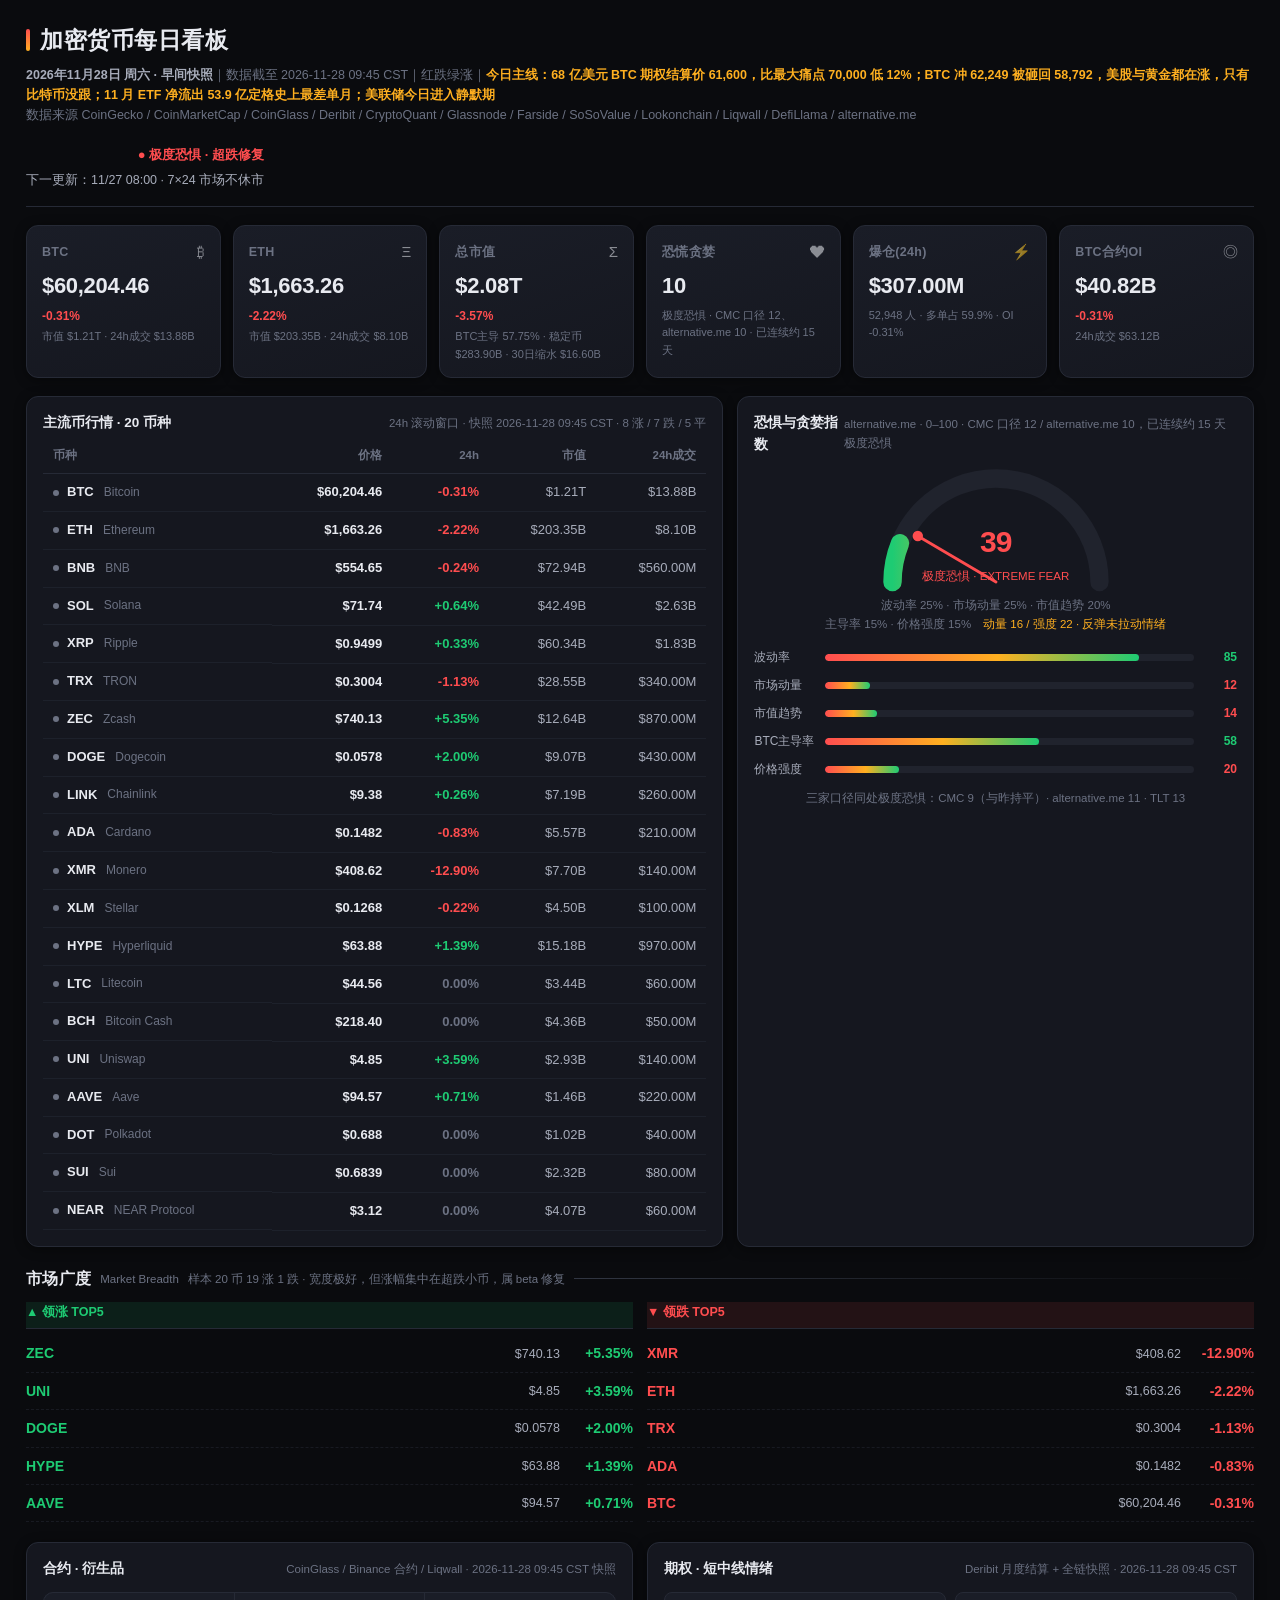
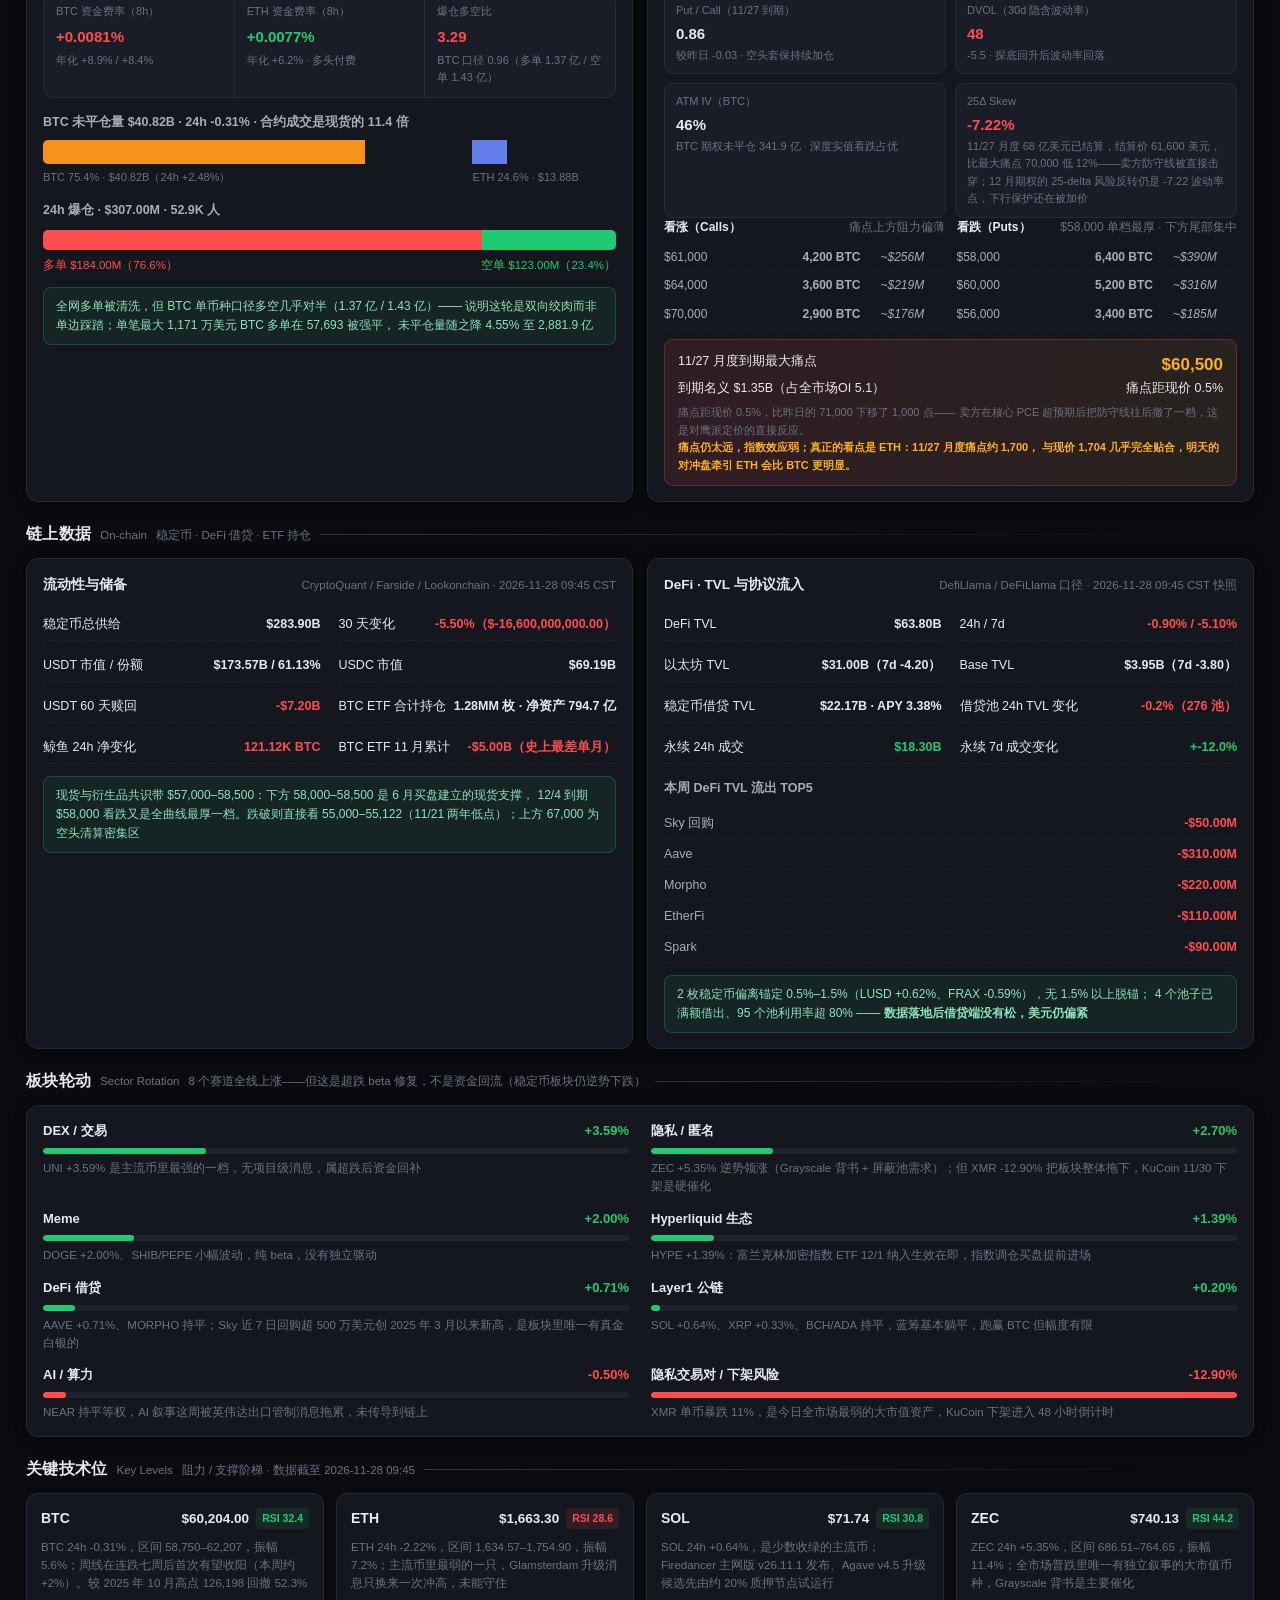
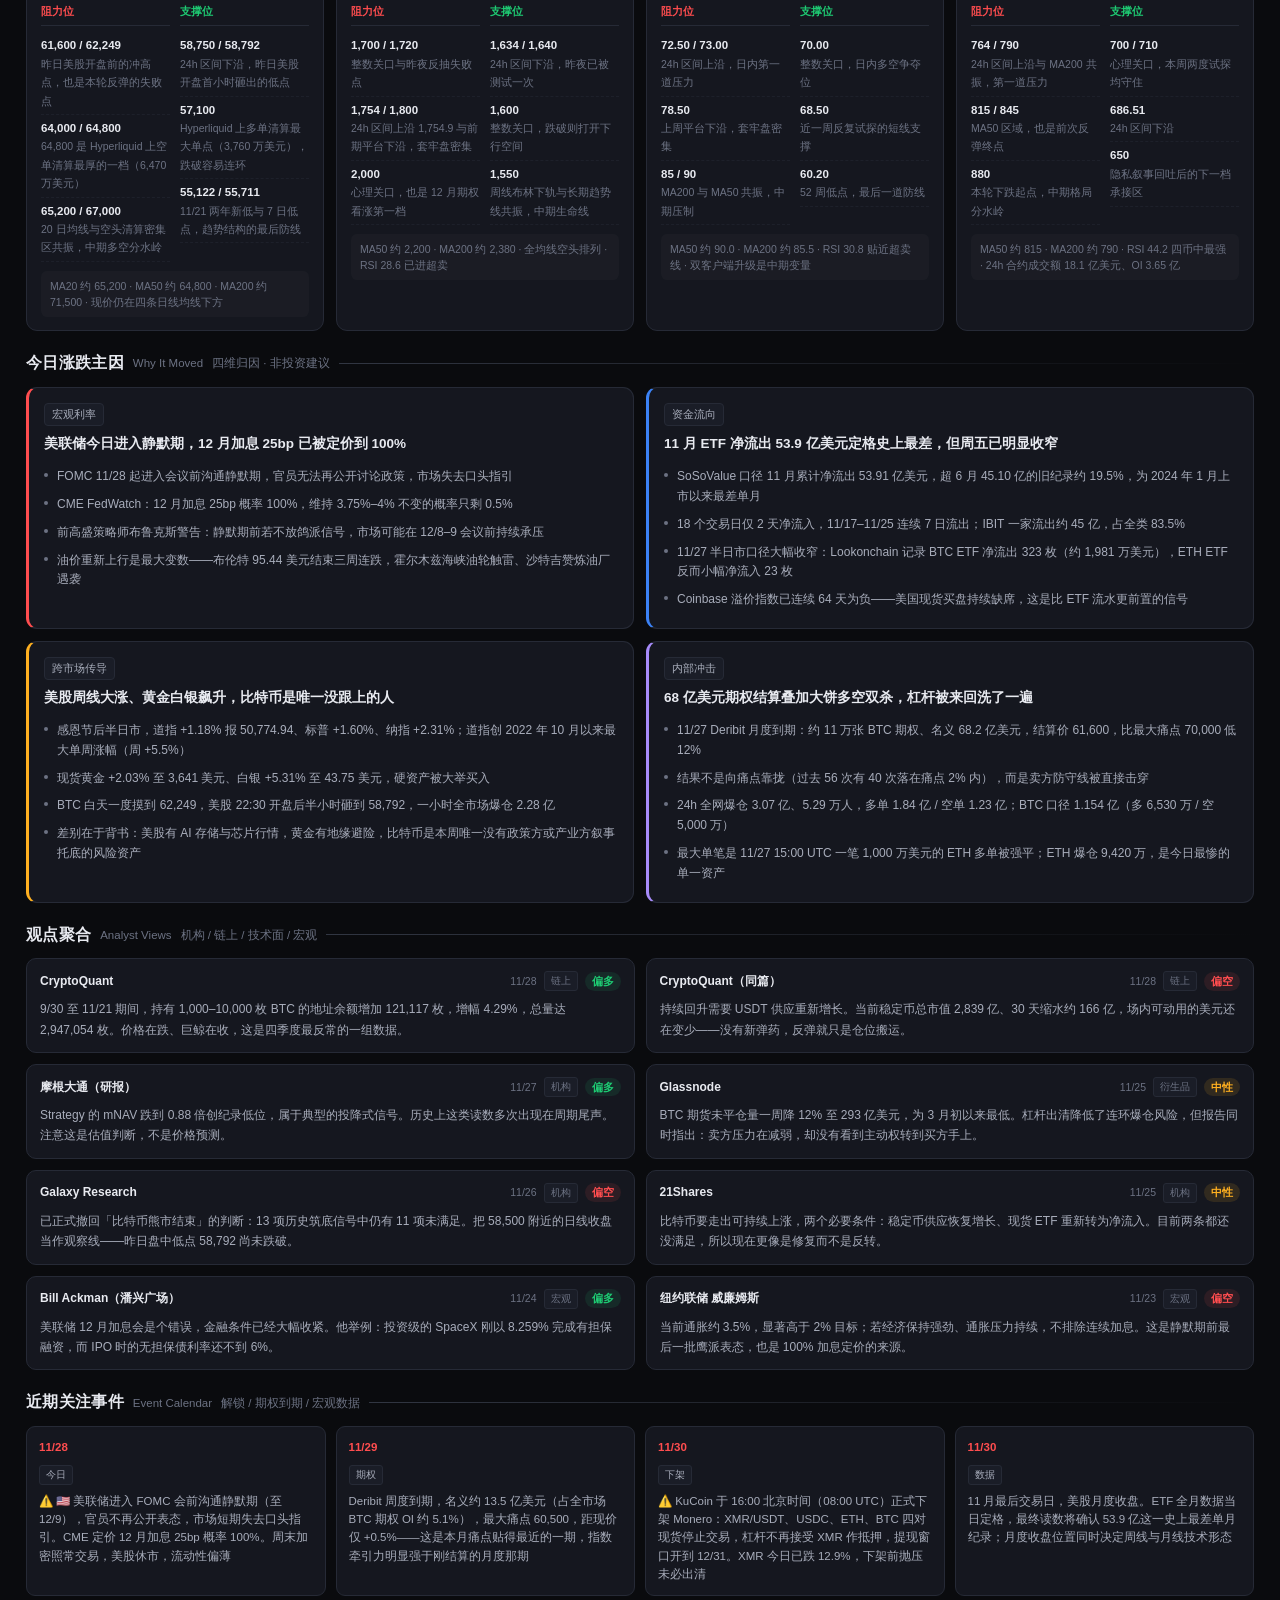
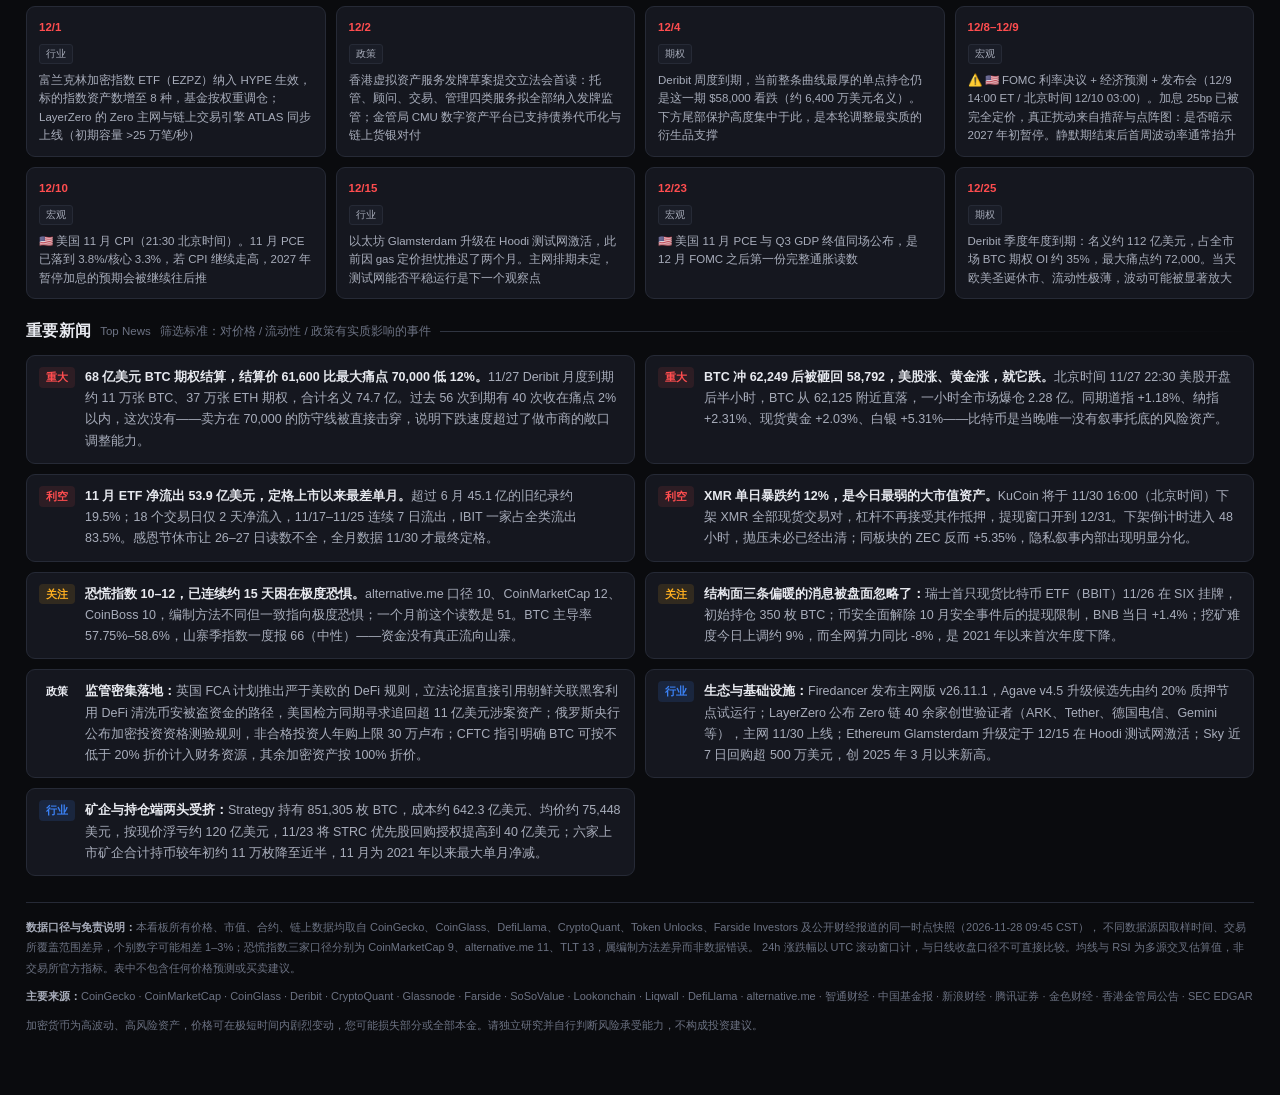
<file: dailyreport_crypto.html>
<!DOCTYPE html>
<html lang="zh-CN">
<head>
<meta charset="UTF-8">
<meta name="viewport" content="width=device-width, initial-scale=1.0">
<title>加密货币每日看板 · 2026年11月28日</title>
<style>
:root{
  --bg: #0a0b0e;
  --bg2: #11131a;
  --card: #15171f;
  --card2: #1a1d27;
  --line: #262a36;
  --line2: #313642;
  --txt: #e8eaf0;
  --txt2: #a8adbb;
  --txt3: #6c7283;
  --up: #1ecb73;
  --up-bg: rgba(30,203,115,.10);
  --down: #ff4d4f;
  --down-bg: rgba(255,77,79,.10);
  --warn: #ffb020;
  --blue: #3b82f6;
  --purple: #a78bfa;
  --cy: #22d3ee;
  --shadow: 0 2px 12px rgba(0,0,0,.45);
}
*{box-sizing:border-box;margin:0;padding:0}
html,body{background:var(--bg);color:var(--txt);
  font-family:-apple-system,BlinkMacSystemFont,"Segoe UI","PingFang SC","Microsoft YaHei","Noto Sans CJK SC",sans-serif;
  font-size:14px;line-height:1.6;-webkit-font-smoothing:antialiased}
body{padding:22px 26px 60px}

/* ---------- 头部 ---------- */
.hd{display:flex;align-items:flex-end;justify-content:space-between;gap:20px;
  padding-bottom:16px;border-bottom:1px solid var(--line);margin-bottom:18px;flex-wrap:wrap}
.hd-l h1{font-size:23px;font-weight:700;letter-spacing:.5px;display:flex;align-items:center;gap:10px}
.hd-l h1 .bl{width:4px;height:22px;background:linear-gradient(var(--down),var(--warn));border-radius:2px}
.hd-l .sub{color:var(--txt3);font-size:12.5px;margin-top:6px}
.hd-l .sub b{color:var(--txt2);font-weight:600}
.hd-r{text-align:right;font-size:12.5px;color:var(--txt3)}
.hd-r .lv{color:var(--down);font-weight:700;font-size:13px}
.hd-r .upd{margin-top:4px;color:var(--txt2)}

/* ---------- KPI ---------- */
.kpis{display:grid;grid-template-columns:repeat(6,1fr);gap:12px;margin-bottom:18px}
.kpi{background:linear-gradient(160deg,var(--card2),var(--card));border:1px solid var(--line);
  border-radius:12px;padding:14px 15px;box-shadow:var(--shadow)}
.kpi-head{display:flex;justify-content:space-between;align-items:center;margin-bottom:10px}
.kpi-name{font-size:12.5px;color:var(--txt3);font-weight:600;letter-spacing:.3px}
.kpi-ic{font-size:15px;opacity:.55}
.kpi-now{font-size:22px;font-weight:700;letter-spacing:-.3px;display:block;line-height:1.1}
.kpi-foot{margin-top:9px;display:flex;flex-direction:column;gap:2px}
.kpi-label-r{font-size:11px;color:var(--txt3)}
.kpi-chg{font-size:12px;font-weight:700}
.up{color:var(--up)} .down{color:var(--down)} .flat{color:var(--txt3)}
.upbg{background:var(--up-bg);color:var(--up)}
.downbg{background:var(--down-bg);color:var(--down)}

/* ---------- 区块标题 ---------- */
.sec{margin-bottom:20px}
.sec-t{display:flex;align-items:center;gap:9px;margin-bottom:11px}
.sec-t h2{font-size:15.5px;font-weight:700;letter-spacing:.3px}
.sec-t .en{font-size:11.5px;color:var(--txt3);font-weight:500}
.sec-t .line{flex:1;height:1px;background:linear-gradient(90deg,var(--line2),transparent)}
.sec-t .meta{font-size:11.5px;color:var(--txt3)}

/* ---------- 两栏 ---------- */
.row2{display:grid;grid-template-columns:1.35fr 1fr;gap:14px;margin-bottom:20px}
@media(max-width:1180px){.kpis{grid-template-columns:repeat(3,1fr)}.row2{grid-template-columns:1fr}}

.card{background:var(--card);border:1px solid var(--line);border-radius:12px;padding:15px 16px;box-shadow:var(--shadow)}
.card-h{display:flex;justify-content:space-between;align-items:center;margin-bottom:12px}
.card-h h3{font-size:13.5px;font-weight:700}
.card-h .more{font-size:11.5px;color:var(--txt3)}

/* ---------- 行情表 ---------- */
.tbl-wrap{overflow-x:auto}
table{width:100%;border-collapse:collapse;font-size:13px;min-width:620px}
thead th{text-align:right;color:var(--txt3);font-size:11.5px;font-weight:600;
  padding:0 10px 9px;border-bottom:1px solid var(--line);white-space:nowrap}
thead th:first-child{text-align:left}
tbody td{padding:8px 10px;border-bottom:1px solid rgba(38,42,54,.55);text-align:right;white-space:nowrap}
tbody td:first-child{text-align:left}
tbody tr:hover{background:rgba(59,130,246,.055)}
.c-sym{display:flex;align-items:center;gap:8px;font-weight:600}
.c-sym .dot{width:6px;height:6px;border-radius:50%;background:var(--txt3)}
.c-name{color:var(--txt3);font-weight:400;font-size:12px;margin-left:2px}
.c-px{font-variant-numeric:tabular-nums;font-weight:600}
.c-chg{font-weight:700;font-variant-numeric:tabular-nums}
.c-mc,.c-vol{color:var(--txt2);font-variant-numeric:tabular-nums}

/* ---------- 仪表盘 ---------- */
.gauge{position:relative;width:100%;max-width:230px;margin:0 auto 4px}
.gauge svg{width:100%;height:auto;display:block}
.gauge-cap{position:absolute;left:0;right:0;bottom:6px;text-align:center}
.gauge-cap .v{font-size:30px;font-weight:800;color:var(--down);letter-spacing:-1px}
.gauge-cap .l{font-size:11.5px;color:var(--down);margin-top:1px}
.gauge-note{text-align:center;font-size:11.5px;color:var(--txt3);margin-top:2px;line-height:1.7}

/* ---------- 恐惧贪婪明细 ---------- */
.fg-row{display:grid;grid-template-columns:62px 1fr 34px;align-items:center;gap:9px;margin-bottom:9px}
.fg-name{font-size:12px;color:var(--txt2)}
.fg-bar{height:7px;background:#20232d;border-radius:4px;overflow:hidden}
.fg-bar i{display:block;height:100%;border-radius:4px;
  background:linear-gradient(90deg,var(--down),var(--warn) 55%,var(--up))}
.fg-val{text-align:right;font-size:12px;font-weight:700}

/* ---------- 衍生品 / 期权 / 链上 ---------- */
.panel-d{display:grid;grid-template-columns:1fr 1fr;gap:14px;margin-bottom:20px}
@media(max-width:1180px){.panel-d{grid-template-columns:1fr}}
.dv{display:grid;grid-template-columns:repeat(3,1fr);gap:1px;background:var(--line);
  border:1px solid var(--line);border-radius:10px;overflow:hidden;margin-bottom:13px}
.dv-i{background:var(--card2);padding:10px 12px}
.dv-k{font-size:11px;color:var(--txt3);margin-bottom:4px}
.dv-v{font-size:15px;font-weight:700}
.dv-sub{font-size:11px;color:var(--txt3);margin-top:3px}
.liq-bar{display:flex;height:20px;border-radius:5px;overflow:hidden;margin:10px 0 6px}
.liq-bar i{display:block}
.liq-bar .lg{background:var(--down)}
.liq-bar .sh{background:var(--up)}
.liq-lb{display:flex;justify-content:space-between;font-size:11.5px;color:var(--txt2)}

.mini-h{font-size:12.5px;font-weight:700;margin:14px 0 8px;color:var(--txt2)}
.oi-bar{display:grid;grid-template-columns:75.4fr 24.6fr 0.01fr 0.01fr;height:24px;border-radius:5px;overflow:hidden;gap:2px}
.oi-bar i{display:block}
.oi-bar .b1{background:#f7931a}
.oi-bar .b2{background:#627eea}
.oi-bar .b3{background:var(--cy)}
.oi-bar .b4{background:var(--txt3)}
.oi-lb{display:grid;grid-template-columns:75.4fr 24.6fr 0.01fr 0.01fr;gap:2px;margin-top:5px;font-size:11px;color:var(--txt3)}

.chain-kv{display:grid;grid-template-columns:1fr 1fr;gap:8px 18px}
.chain-kv .kv{display:flex;justify-content:space-between;padding:6px 0;border-bottom:1px dashed rgba(38,42,54,.7);font-size:12.5px}
.chain-kv .kv .k{color:var(--txt3)}
.chain-kv .kv .v{font-weight:600}
.flow-list{list-style:none;margin-top:10px}
.flow-list li{display:flex;justify-content:space-between;font-size:12.5px;padding:5px 0;border-bottom:1px dashed rgba(38,42,54,.6)}
.flow-list li span{color:var(--txt2)}
.zone{margin-top:12px;background:rgba(30,203,115,.08);border:1px solid rgba(30,203,115,.25);
  border-radius:8px;padding:9px 12px;font-size:12px;color:#8fe3bb}

.opt-grid{display:grid;grid-template-columns:1fr 1fr;gap:14px}
.opt-key{display:grid;grid-template-columns:repeat(2,1fr);gap:9px}
.opt-key .ok{background:var(--card2);border:1px solid var(--line);border-radius:8px;padding:9px 11px}
.opt-key .ok .k{font-size:11px;color:var(--txt3)}
.opt-key .ok .v{font-size:15px;font-weight:700;margin-top:2px}
.opt-key .ok .s{font-size:11px;color:var(--txt3);margin-top:1px}
.opt-chain{display:grid;grid-template-columns:1fr 1fr;gap:12px}
.opt-chain h4{font-size:12px;font-weight:700;margin-bottom:7px;display:flex;justify-content:space-between}
.opt-chain h4 .tot{color:var(--txt3);font-weight:500}
.opt-chain ul{list-style:none;font-size:12px}
.opt-chain li{display:grid;grid-template-columns:1fr 78px 64px;padding:4px 0;color:var(--txt2);
  border-bottom:1px dashed rgba(38,42,54,.5)}
.pain{margin-top:10px;background:linear-gradient(90deg,rgba(255,77,79,.12),rgba(255,176,32,.08));
  border:1px solid rgba(255,77,79,.28);border-radius:9px;padding:11px 13px}
.pain .p-row{display:flex;justify-content:space-between;font-size:12.5px}
.pain .p-row .big{font-size:17px;font-weight:800;color:var(--warn)}
.pain .p-note{font-size:11px;color:var(--txt3);margin-top:6px;line-height:1.6}

/* ---------- 板块轮动 ---------- */
.secs{display:grid;grid-template-columns:repeat(2,1fr);gap:13px 22px}
@media(max-width:1180px){.secs{grid-template-columns:1fr}}
.sec-row .sec-head{display:flex;justify-content:space-between;align-items:baseline;margin-bottom:6px}
.sec-name{font-weight:700;font-size:13px}
.sec-chg{font-weight:700;font-size:13px}
.sec-bar{height:6px;border-radius:3px;background:#20232d;overflow:hidden;margin-bottom:5px}
.sec-bar i{display:block;height:100%;border-radius:3px}
.sec-bar.up i{background:var(--up)}
.sec-bar.down i{background:var(--down)}
.sec-note{font-size:11.5px;color:var(--txt3);line-height:1.6}

/* ---------- 技术位 ---------- */
.tks{display:grid;grid-template-columns:repeat(4,1fr);gap:12px}
@media(max-width:1180px){.tks{grid-template-columns:repeat(2,1fr)}}
@media(max-width:720px){.tks{grid-template-columns:1fr}}
.tk{background:var(--card);border:1px solid var(--line);border-radius:11px;padding:13px 14px}
.tk-head{display:flex;align-items:center;gap:7px;margin-bottom:8px}
.tk-name{font-weight:800;font-size:14px}
.tk-px{font-weight:700;font-size:13.5px;margin-left:auto;font-variant-numeric:tabular-nums}
.tk-rsi{font-size:10.5px;padding:2px 6px;border-radius:4px;font-weight:700}
.tk-rsi.os{background:var(--down-bg);color:var(--down)}
.tk-rsi.ob{background:var(--up-bg);color:var(--up)}
.tk-note{font-size:11.5px;color:var(--txt3);margin-bottom:10px;line-height:1.6}
.tk-grid{display:grid;grid-template-columns:1fr 1fr;gap:10px}
.tk-col.res .tk-cap{color:var(--down)}
.tk-col.sup .tk-cap{color:var(--up)}
.tk-cap{font-size:11px;font-weight:700;margin-bottom:6px;padding-bottom:5px;border-bottom:1px solid var(--line)}
.tk-col ul{list-style:none}
.tk-col li{font-size:11.5px;padding:4px 0;border-bottom:1px dashed rgba(38,42,54,.5)}
.tk-col li span{display:block;font-weight:600;font-variant-numeric:tabular-nums}
.tk-col li em{font-size:10.5px;color:var(--txt3);font-style:normal}
.tk-ma{margin-top:9px;font-size:10.5px;color:var(--txt3);line-height:1.55;
  background:rgba(255,255,255,.025);border-radius:6px;padding:7px 9px}

/* ---------- 涨跌归因 ---------- */
.causes{display:grid;grid-template-columns:repeat(2,1fr);gap:12px}
@media(max-width:1180px){.causes{grid-template-columns:1fr}}
.cause{border-radius:11px;padding:14px 15px;border:1px solid var(--line);background:var(--card)}
.cause.rate{border-left:3px solid var(--down)}
.cause.flow{border-left:3px solid var(--blue)}
.cause.cross{border-left:3px solid var(--warn)}
.cause.inner{border-left:3px solid var(--purple)}
.cause-tag{display:inline-block;font-size:10.5px;padding:2px 7px;border-radius:4px;margin-bottom:8px;
  background:var(--card2);border:1px solid var(--line);color:var(--txt2)}
.cause-title{font-size:13.5px;font-weight:700;margin-bottom:9px;line-height:1.5}
.cause ul{list-style:none}
.cause li{font-size:12px;color:var(--txt2);padding:4px 0 4px 13px;position:relative;line-height:1.65}
.cause li::before{content:"";position:absolute;left:0;top:10px;width:4px;height:4px;
  border-radius:50%;background:var(--txt3)}

/* ---------- 观点 ---------- */
.vws{display:grid;grid-template-columns:repeat(2,1fr);gap:11px}
@media(max-width:1180px){.vws{grid-template-columns:1fr}}
.vw{border:1px solid var(--line);border-radius:10px;padding:12px 13px;background:var(--card)}
.vw-top{display:flex;align-items:center;gap:7px;flex-wrap:wrap;margin-bottom:8px}
.vw-src{font-size:12px;font-weight:700}
.vw-date{font-size:10.5px;color:var(--txt3);margin-left:auto}
.vw-tag{font-size:10px;padding:1px 6px;border-radius:3px;background:var(--card2);
  border:1px solid var(--line);color:var(--txt3)}
.vw-tone{font-size:10.5px;padding:1px 7px;border-radius:10px;font-weight:600}
.vw-tone.bullish{background:var(--up-bg);color:var(--up)}
.vw-tone.neutral{background:rgba(255,176,32,.12);color:var(--warn)}
.vw-tone.cautious{background:rgba(167,139,250,.14);color:var(--purple)}
.vw-tone.bearish{background:var(--down-bg);color:var(--down)}
.vw-txt{font-size:12px;color:var(--txt2);line-height:1.7}

/* ---------- 事件日历 ---------- */
.evs{display:grid;grid-template-columns:repeat(4,1fr);gap:10px}
@media(max-width:1180px){.evs{grid-template-columns:repeat(2,1fr)}}
.ev{border:1px solid var(--line);border-radius:9px;padding:11px 12px;background:var(--card)}
.ev.done{opacity:.5}
.ev-date{font-size:11.5px;font-weight:700;color:var(--down);margin-bottom:5px}
.ev-tag{display:inline-block;font-size:10px;padding:1px 6px;border-radius:3px;
  background:var(--card2);border:1px solid var(--line);color:var(--txt2);margin-bottom:7px}
.ev-txt{font-size:11.5px;color:var(--txt2);line-height:1.6}

/* ---------- 新闻 ---------- */
.nws{display:grid;grid-template-columns:repeat(2,1fr);gap:10px}
@media(max-width:1180px){.nws{grid-template-columns:1fr}}
.nw{display:flex;gap:10px;border:1px solid var(--line);border-radius:9px;padding:11px 12px;background:var(--card)}
.nw-tag{flex:0 0 auto;font-size:10.5px;padding:2px 7px;border-radius:4px;height:fit-content;
  font-weight:600;white-space:nowrap}
.nw-tag.major{background:var(--down-bg);color:var(--down)}
.nw-tag.bullish{background:var(--up-bg);color:var(--up)}
.nw-tag.bearish{background:rgba(255,138,101,.14);color:#ff8a65}
.nw-tag.watch{background:rgba(255,176,32,.12);color:var(--warn)}
.nw-tag.industry{background:rgba(59,130,246,.14);color:var(--blue)}
.nw-tag.data{background:rgba(34,211,238,.12);color:var(--cy)}
.nw-txt{font-size:12.5px;color:var(--txt2);line-height:1.7}
.nw-txt b{color:var(--txt)}

/* ---------- 领涨领跌 ---------- */
.tops{display:grid;grid-template-columns:1fr 1fr;gap:14px}
@media(max-width:1180px){.tops{grid-template-columns:1fr}}
.top-item{display:flex;align-items:center;gap:9px;padding:7px 0;border-bottom:1px dashed rgba(38,42,54,.5)}
.top-sym{font-weight:700;width:48px}
.top-px{margin-left:auto;font-variant-numeric:tabular-nums;color:var(--txt2);font-size:12.5px}
.top-chg{font-weight:700;font-variant-numeric:tabular-nums;width:64px;text-align:right}
.tops-cap{font-size:12.5px;font-weight:700;margin-bottom:6px;padding-bottom:6px;border-bottom:1px solid var(--line)}

.foot{margin-top:26px;padding-top:14px;border-top:1px solid var(--line);
  font-size:11px;color:var(--txt3);line-height:1.85}
.foot b{color:var(--txt2)}
.foot .srcs{margin-top:8px}
</style>
</head>
<body>

<header class="hd">
  <div class="hd-l">
    <h1><span class="bl"></span>加密货币每日看板</h1>
    <div class="sub"><b>2026年11月28日 周六 · 早间快照</b>｜数据截至 2026-11-28 09:45 CST｜红跌绿涨｜<b style="color:#ffb020">今日主线：68 亿美元 BTC 期权结算价 61,600，比最大痛点 70,000 低 12%；BTC 冲 62,249 被砸回 58,792，美股与黄金都在涨，只有比特币没跟；11 月 ETF 净流出 53.9 亿定格史上最差单月；美联储今日进入静默期</b><br>数据来源 CoinGecko / CoinMarketCap / CoinGlass / Deribit / CryptoQuant / Glassnode / Farside / SoSoValue / Lookonchain / Liqwall / DefiLlama / alternative.me</div>
  </div>
  <div class="hd-r">
    <div class="lv">● 极度恐惧 · 超跌修复</div>
    <div class="upd">下一更新：11/27 08:00 · 7×24 市场不休市</div>
  </div>
</header>

<!-- KPI -->
<div class="kpis">
  <div class="kpi">
      <div class="kpi-head"><span class="kpi-name">BTC</span><span class="kpi-ic">₿</span></div>
      <span class="kpi-now">$60,204.46</span>
      <div class="kpi-foot"><span class="kpi-chg down">-0.31%</span><span class="kpi-label-r">市值 $1.21T · 24h成交 $13.88B</span></div>
    </div>
<div class="kpi">
      <div class="kpi-head"><span class="kpi-name">ETH</span><span class="kpi-ic">Ξ</span></div>
      <span class="kpi-now">$1,663.26</span>
      <div class="kpi-foot"><span class="kpi-chg down">-2.22%</span><span class="kpi-label-r">市值 $203.35B · 24h成交 $8.10B</span></div>
    </div>
<div class="kpi">
      <div class="kpi-head"><span class="kpi-name">总市值</span><span class="kpi-ic">Σ</span></div>
      <span class="kpi-now">$2.08T</span>
      <div class="kpi-foot"><span class="kpi-chg down">-3.57%</span><span class="kpi-label-r">BTC主导 57.75% · 稳定币 $283.90B · 30日缩水 $16.60B</span></div>
    </div>
<div class="kpi">
      <div class="kpi-head"><span class="kpi-name">恐慌贪婪</span><span class="kpi-ic">❤</span></div>
      <span class="kpi-now">10</span>
      <div class="kpi-foot"><span class="kpi-label-r">极度恐惧 · CMC 口径 12、alternative.me 10 · 已连续约 15 天</span></div>
    </div>
<div class="kpi">
      <div class="kpi-head"><span class="kpi-name">爆仓(24h)</span><span class="kpi-ic">⚡</span></div>
      <span class="kpi-now">$307.00M</span>
      <div class="kpi-foot"><span class="kpi-label-r">52,948 人 · 多单占 59.9% · OI -0.31%</span></div>
    </div>
<div class="kpi">
      <div class="kpi-head"><span class="kpi-name">BTC合约OI</span><span class="kpi-ic">◎</span></div>
      <span class="kpi-now">$40.82B</span>
      <div class="kpi-foot"><span class="kpi-chg down">-0.31%</span><span class="kpi-label-r">24h成交 $63.12B</span></div>
    </div>
</div>

<!-- 行情表 + 恐惧贪婪 -->
<div class="row2">
  <div class="card">
    <div class="card-h">
      <h3>主流币行情 · 20 币种</h3>
      <span class="more">24h 滚动窗口 · 快照 2026-11-28 09:45 CST · 8 涨 / 7 跌 / 5 平</span>
    </div>
    <div class="tbl-wrap">
      <table>
        <thead><tr>
          <th>币种</th><th>价格</th><th>24h</th><th>市值</th><th>24h成交</th>
        </tr></thead>
        <tbody>
          <tr>
      <td class="c-sym"><span class="dot"></span>BTC<span class="c-name">Bitcoin</span></td>
      <td class="c-px">$60,204.46</td>
      <td class="c-chg down">-0.31%</td>
      <td class="c-mc">$1.21T</td>
      <td class="c-vol">$13.88B</td>
    </tr>
<tr>
      <td class="c-sym"><span class="dot"></span>ETH<span class="c-name">Ethereum</span></td>
      <td class="c-px">$1,663.26</td>
      <td class="c-chg down">-2.22%</td>
      <td class="c-mc">$203.35B</td>
      <td class="c-vol">$8.10B</td>
    </tr>
<tr>
      <td class="c-sym"><span class="dot"></span>BNB<span class="c-name">BNB</span></td>
      <td class="c-px">$554.65</td>
      <td class="c-chg down">-0.24%</td>
      <td class="c-mc">$72.94B</td>
      <td class="c-vol">$560.00M</td>
    </tr>
<tr>
      <td class="c-sym"><span class="dot"></span>SOL<span class="c-name">Solana</span></td>
      <td class="c-px">$71.74</td>
      <td class="c-chg up">+0.64%</td>
      <td class="c-mc">$42.49B</td>
      <td class="c-vol">$2.63B</td>
    </tr>
<tr>
      <td class="c-sym"><span class="dot"></span>XRP<span class="c-name">Ripple</span></td>
      <td class="c-px">$0.9499</td>
      <td class="c-chg up">+0.33%</td>
      <td class="c-mc">$60.34B</td>
      <td class="c-vol">$1.83B</td>
    </tr>
<tr>
      <td class="c-sym"><span class="dot"></span>TRX<span class="c-name">TRON</span></td>
      <td class="c-px">$0.3004</td>
      <td class="c-chg down">-1.13%</td>
      <td class="c-mc">$28.55B</td>
      <td class="c-vol">$340.00M</td>
    </tr>
<tr>
      <td class="c-sym"><span class="dot"></span>ZEC<span class="c-name">Zcash</span></td>
      <td class="c-px">$740.13</td>
      <td class="c-chg up">+5.35%</td>
      <td class="c-mc">$12.64B</td>
      <td class="c-vol">$870.00M</td>
    </tr>
<tr>
      <td class="c-sym"><span class="dot"></span>DOGE<span class="c-name">Dogecoin</span></td>
      <td class="c-px">$0.0578</td>
      <td class="c-chg up">+2.00%</td>
      <td class="c-mc">$9.07B</td>
      <td class="c-vol">$430.00M</td>
    </tr>
<tr>
      <td class="c-sym"><span class="dot"></span>LINK<span class="c-name">Chainlink</span></td>
      <td class="c-px">$9.38</td>
      <td class="c-chg up">+0.26%</td>
      <td class="c-mc">$7.19B</td>
      <td class="c-vol">$260.00M</td>
    </tr>
<tr>
      <td class="c-sym"><span class="dot"></span>ADA<span class="c-name">Cardano</span></td>
      <td class="c-px">$0.1482</td>
      <td class="c-chg down">-0.83%</td>
      <td class="c-mc">$5.57B</td>
      <td class="c-vol">$210.00M</td>
    </tr>
<tr>
      <td class="c-sym"><span class="dot"></span>XMR<span class="c-name">Monero</span></td>
      <td class="c-px">$408.62</td>
      <td class="c-chg down">-12.90%</td>
      <td class="c-mc">$7.70B</td>
      <td class="c-vol">$140.00M</td>
    </tr>
<tr>
      <td class="c-sym"><span class="dot"></span>XLM<span class="c-name">Stellar</span></td>
      <td class="c-px">$0.1268</td>
      <td class="c-chg down">-0.22%</td>
      <td class="c-mc">$4.50B</td>
      <td class="c-vol">$100.00M</td>
    </tr>
<tr>
      <td class="c-sym"><span class="dot"></span>HYPE<span class="c-name">Hyperliquid</span></td>
      <td class="c-px">$63.88</td>
      <td class="c-chg up">+1.39%</td>
      <td class="c-mc">$15.18B</td>
      <td class="c-vol">$970.00M</td>
    </tr>
<tr>
      <td class="c-sym"><span class="dot"></span>LTC<span class="c-name">Litecoin</span></td>
      <td class="c-px">$44.56</td>
      <td class="c-chg flat">0.00%</td>
      <td class="c-mc">$3.44B</td>
      <td class="c-vol">$60.00M</td>
    </tr>
<tr>
      <td class="c-sym"><span class="dot"></span>BCH<span class="c-name">Bitcoin Cash</span></td>
      <td class="c-px">$218.40</td>
      <td class="c-chg flat">0.00%</td>
      <td class="c-mc">$4.36B</td>
      <td class="c-vol">$50.00M</td>
    </tr>
<tr>
      <td class="c-sym"><span class="dot"></span>UNI<span class="c-name">Uniswap</span></td>
      <td class="c-px">$4.85</td>
      <td class="c-chg up">+3.59%</td>
      <td class="c-mc">$2.93B</td>
      <td class="c-vol">$140.00M</td>
    </tr>
<tr>
      <td class="c-sym"><span class="dot"></span>AAVE<span class="c-name">Aave</span></td>
      <td class="c-px">$94.57</td>
      <td class="c-chg up">+0.71%</td>
      <td class="c-mc">$1.46B</td>
      <td class="c-vol">$220.00M</td>
    </tr>
<tr>
      <td class="c-sym"><span class="dot"></span>DOT<span class="c-name">Polkadot</span></td>
      <td class="c-px">$0.688</td>
      <td class="c-chg flat">0.00%</td>
      <td class="c-mc">$1.02B</td>
      <td class="c-vol">$40.00M</td>
    </tr>
<tr>
      <td class="c-sym"><span class="dot"></span>SUI<span class="c-name">Sui</span></td>
      <td class="c-px">$0.6839</td>
      <td class="c-chg flat">0.00%</td>
      <td class="c-mc">$2.32B</td>
      <td class="c-vol">$80.00M</td>
    </tr>
<tr>
      <td class="c-sym"><span class="dot"></span>NEAR<span class="c-name">NEAR Protocol</span></td>
      <td class="c-px">$3.12</td>
      <td class="c-chg flat">0.00%</td>
      <td class="c-mc">$4.07B</td>
      <td class="c-vol">$60.00M</td>
    </tr>
        </tbody>
      </table>
    </div>
  </div>

  <div class="card">
    <div class="card-h"><h3>恐惧与贪婪指数</h3><span class="more">alternative.me · 0–100 · CMC 口径 12 / alternative.me 10，已连续约 15 天极度恐惧</span></div>
    <div class="gauge">
      <svg viewBox="0 0 200 108">
        <path d="M10,100 A90,90 0 0 1 190,100" fill="none" stroke="#20232d" stroke-width="16" stroke-linecap="round"/>
        <path d="M10,100 A90,90 0 0 1 190,100" fill="none" stroke="url(#gg)" stroke-width="16"
              stroke-linecap="round" stroke-dasharray="283" stroke-dashoffset="248.5"/>
        <defs>
          <linearGradient id="gg" x1="0" x2="1">
            <stop offset="0%" stop-color="#1ecb73"/><stop offset="45%" stop-color="#ffb020"/>
            <stop offset="100%" stop-color="#ff4d4f"/>
          </linearGradient>
        </defs>
        <line x1="100" y1="100" x2="32" y2="60" stroke="#ff4d4f" stroke-width="2.5" stroke-linecap="round"/>
        <circle cx="32" cy="60" r="4.5" fill="#ff4d4f"/>
      </svg>
      <div class="gauge-cap"><div class="v">39</div><div class="l">极度恐惧 · EXTREME FEAR</div></div>
    </div>
    <div class="gauge-note">
      波动率 25% · 市场动量 25% · 市值趋势 20%<br>
      主导率 15% · 价格强度 15%　<span style="color:#ffb020">动量 16 / 强度 22 · 反弹未拉动情绪</span>
    </div>
    <div style="margin-top:13px">
      <div class="fg-row">
      <span class="fg-name">波动率</span>
      <div class="fg-bar"><i style="width:85%;"></i></div>
      <span class="fg-val up">85</span>
    </div>
<div class="fg-row">
      <span class="fg-name">市场动量</span>
      <div class="fg-bar"><i style="width:12%;"></i></div>
      <span class="fg-val down">12</span>
    </div>
<div class="fg-row">
      <span class="fg-name">市值趋势</span>
      <div class="fg-bar"><i style="width:14%;"></i></div>
      <span class="fg-val down">14</span>
    </div>
<div class="fg-row">
      <span class="fg-name">BTC主导率</span>
      <div class="fg-bar"><i style="width:58%;"></i></div>
      <span class="fg-val up">58</span>
    </div>
<div class="fg-row">
      <span class="fg-name">价格强度</span>
      <div class="fg-bar"><i style="width:20%;"></i></div>
      <span class="fg-val down">20</span>
    </div>
    </div>
    <div class="gauge-note" style="margin-top:8px">三家口径同处极度恐惧：CMC 9（与昨持平）· alternative.me 11 · TLT 13</div>
  </div>
</div>

<!-- 领涨领跌 -->
<div class="sec">
  <div class="sec-t"><h2>市场广度</h2><span class="en">Market Breadth</span>
    <span class="meta">样本 20 币 19 涨 1 跌 · 宽度极好，但涨幅集中在超跌小币，属 beta 修复</span><span class="line"></span></div>
  <div class="tops">
    <div>
      <div class="tops-cap upbg">▲ 领涨 TOP5</div>
      <div class="top-item up">
      <span class="top-sym">ZEC</span>
      <span class="top-px">$740.13</span>
      <span class="top-chg up">+5.35%</span>
    </div>
<div class="top-item up">
      <span class="top-sym">UNI</span>
      <span class="top-px">$4.85</span>
      <span class="top-chg up">+3.59%</span>
    </div>
<div class="top-item up">
      <span class="top-sym">DOGE</span>
      <span class="top-px">$0.0578</span>
      <span class="top-chg up">+2.00%</span>
    </div>
<div class="top-item up">
      <span class="top-sym">HYPE</span>
      <span class="top-px">$63.88</span>
      <span class="top-chg up">+1.39%</span>
    </div>
<div class="top-item up">
      <span class="top-sym">AAVE</span>
      <span class="top-px">$94.57</span>
      <span class="top-chg up">+0.71%</span>
    </div>
    </div>
    <div>
      <div class="tops-cap downbg">▼ 领跌 TOP5</div>
      <div class="top-item down">
      <span class="top-sym">XMR</span>
      <span class="top-px">$408.62</span>
      <span class="top-chg down">-12.90%</span>
    </div>
<div class="top-item down">
      <span class="top-sym">ETH</span>
      <span class="top-px">$1,663.26</span>
      <span class="top-chg down">-2.22%</span>
    </div>
<div class="top-item down">
      <span class="top-sym">TRX</span>
      <span class="top-px">$0.3004</span>
      <span class="top-chg down">-1.13%</span>
    </div>
<div class="top-item down">
      <span class="top-sym">ADA</span>
      <span class="top-px">$0.1482</span>
      <span class="top-chg down">-0.83%</span>
    </div>
<div class="top-item down">
      <span class="top-sym">BTC</span>
      <span class="top-px">$60,204.46</span>
      <span class="top-chg down">-0.31%</span>
    </div>
    </div>
  </div>
</div>

<!-- 衍生品 + 期权 -->
<div class="panel-d">
  <div class="card">
    <div class="card-h"><h3>合约 · 衍生品</h3><span class="more">CoinGlass / Binance 合约 / Liqwall · 2026-11-28 09:45 CST 快照</span></div>

    <div class="dv">
      <div class="dv-i"><div class="dv-k">BTC 资金费率（8h）</div><div class="dv-v down">+0.0081%</div>
        <div class="dv-sub">年化 +8.9% / +8.4%</div></div>
      <div class="dv-i"><div class="dv-k">ETH 资金费率（8h）</div><div class="dv-v up">+0.0077%</div>
        <div class="dv-sub">年化 +6.2% · 多头付费</div></div>
      <div class="dv-i"><div class="dv-k">爆仓多空比</div><div class="dv-v down">3.29</div>
        <div class="dv-sub">BTC 口径 0.96（多单 1.37 亿 / 空单 1.43 亿）</div></div>
    </div>

    <div class="mini-h">BTC 未平仓量 $40.82B · 24h -0.31% · 合约成交是现货的 11.4 倍</div>
    <div class="oi-bar">
      <i class="b1" style="width:75.4%"></i><i class="b2" style="width:24.6%"></i>
    </div>
    <div class="oi-lb">
      <span>BTC 75.4% · $40.82B（24h +2.48%）</span>
      <span>ETH 24.6% · $13.88B</span>
    </div>

    <div class="mini-h">24h 爆仓 · $307.00M · 52.9K 人</div>
    <div class="liq-bar">
      <i class="lg" style="width:76.6%"></i><i class="sh" style="width:23.4%"></i>
    </div>
    <div class="liq-lb"><span class="down">多单 $184.00M（76.6%）</span>
      <span class="up">空单 $123.00M（23.4%）</span></div>
    <div class="zone">全网多单被清洗，但 BTC 单币种口径多空几乎对半（1.37 亿 / 1.43 亿）——
      说明这轮是双向绞肉而非单边踩踏；单笔最大 1,171 万美元 BTC 多单在 57,693 被强平，
      未平仓量随之降 4.55% 至 2,881.9 亿</div>
  </div>

  <div class="card">
    <div class="card-h"><h3>期权 · 短中线情绪</h3><span class="more">Deribit 月度结算 + 全链快照 · 2026-11-28 09:45 CST</span></div>
    <div class="opt-key">
      <div class="ok"><div class="k">Put / Call（11/27 到期）</div><div class="v">0.86</div><div class="s">较昨日 -0.03 · 空头套保持续加仓</div></div>
      <div class="ok"><div class="k">DVOL（30d 隐含波动率）</div><div class="v down">48</div><div class="s">-5.5 · 探底回升后波动率回落</div></div>
      <div class="ok"><div class="k">ATM IV（BTC）</div><div class="v">46%</div><div class="s">BTC 期权未平仓 341.9 亿 · 深度实值看跌占优</div></div>
      <div class="ok"><div class="k">25Δ Skew</div><div class="v down">-7.22%</div><div class="s">11/27 月度 68 亿美元已结算，结算价 61,600 美元，比最大痛点 70,000 低 12%——卖方防守线被直接击穿；12 月期权的 25-delta 风险反转仍是 -7.22 波动率点，下行保护还在被加价</div></div>
    </div>

    <div class="opt-chain">
      <div><h4>看涨（Calls）<span class="tot">痛点上方阻力偏薄</span></h4>
        <ul><li><span>$61,000</span><b>4,200 BTC</b><em>~$256M</em></li><li><span>$64,000</span><b>3,600 BTC</b><em>~$219M</em></li><li><span>$70,000</span><b>2,900 BTC</b><em>~$176M</em></li></ul></div>
      <div><h4>看跌（Puts）<span class="tot">$58,000 单档最厚 · 下方尾部集中</span></h4>
        <ul><li><span>$58,000</span><b>6,400 BTC</b><em>~$390M</em></li><li><span>$60,000</span><b>5,200 BTC</b><em>~$316M</em></li><li><span>$56,000</span><b>3,400 BTC</b><em>~$185M</em></li></ul></div>
    </div>

    <div class="pain">
      <div class="p-row"><span>11/27 月度到期最大痛点</span><span class="big">$60,500</span></div>
      <div class="p-row"><span>到期名义 $1.35B（占全市场OI 5.1）</span>
        <span>痛点距现价 0.5%</span></div>
      <div class="p-note">痛点距现价 0.5%，比昨日的 71,000 下移了 1,000 点——
        卖方在核心 PCE 超预期后把防守线往后撤了一档，这是对鹰派定价的直接反应。<br>
        <b style="color:#ffb020">痛点仍太远，指数效应弱；真正的看点是 ETH：11/27 月度痛点约 1,700，
        与现价 1,704 几乎完全贴合，明天的对冲盘牵引 ETH 会比 BTC 更明显。</b></div>
    </div>
  </div>
</div>

<!-- 链上 -->
<div class="sec">
  <div class="sec-t"><h2>链上数据</h2><span class="en">On-chain</span>
    <span class="meta">稳定币 · DeFi 借贷 · ETF 持仓</span><span class="line"></span></div>
  <div class="panel-d">
    <div class="card">
      <div class="card-h"><h3>流动性与储备</h3><span class="more">CryptoQuant / Farside / Lookonchain · 2026-11-28 09:45 CST</span></div>
      <div class="chain-kv">
        <div class="kv"><span>稳定币总供给</span><span class="v">$283.90B</span></div>
        <div class="kv"><span>30 天变化</span><span class="v down">-5.50%（$-16,600,000,000.00）</span></div>
        <div class="kv"><span>USDT 市值 / 份额</span><span class="v">$173.57B / 61.13%</span></div>
        <div class="kv"><span>USDC 市值</span><span class="v">$69.19B</span></div>
        <div class="kv"><span>USDT 60 天赎回</span><span class="v down">-$7.20B</span></div>
        <div class="kv"><span>BTC ETF 合计持仓</span><span class="v">1.28MM 枚 · 净资产 794.7 亿</span></div>
        <div class="kv"><span>鲸鱼 24h 净变化</span><span class="v down">121.12K BTC</span></div>
        <div class="kv"><span>BTC ETF 11 月累计</span><span class="v down">-$5.00B（史上最差单月）</span></div>
      </div>
      <div class="zone">现货与衍生品共识带 $57,000–58,500：下方 58,000–58,500 是 6 月买盘建立的现货支撑，
        12/4 到期 $58,000 看跌又是全曲线最厚一档。跌破则直接看 55,000–55,122（11/21 两年低点）；上方 67,000 为空头清算密集区</div>
    </div>

    <div class="card">
      <div class="card-h"><h3>DeFi · TVL 与协议流入</h3><span class="more">DefiLlama / DeFiLlama 口径 · 2026-11-28 09:45 CST 快照</span></div>
      <div class="chain-kv">
        <div class="kv"><span>DeFi TVL</span><span class="v">$63.80B</span></div>
        <div class="kv"><span>24h / 7d</span><span class="v down">-0.90% / -5.10%</span></div>
        <div class="kv"><span>以太坊 TVL</span><span class="v">$31.00B（7d -4.20）</span></div>
        <div class="kv"><span>Base TVL</span><span class="v">$3.95B（7d -3.80）</span></div>
        <div class="kv"><span>稳定币借贷 TVL</span><span class="v">$22.17B · APY 3.38%</span></div>
        <div class="kv"><span>借贷池 24h TVL 变化</span><span class="v down">-0.2%（276 池）</span></div>
        <div class="kv"><span>永续 24h 成交</span><span class="v up">$18.30B</span></div>
        <div class="kv"><span>永续 7d 成交变化</span><span class="v up">+-12.0%</span></div>
      </div>
      <div class="mini-h">本周 DeFi TVL 流出 TOP5</div>
      <ul class="flow-list"><li><span>Sky 回购</span><b class="down">-$50.00M</b></li><li><span>Aave</span><b class="down">-$310.00M</b></li><li><span>Morpho</span><b class="down">-$220.00M</b></li><li><span>EtherFi</span><b class="down">-$110.00M</b></li><li><span>Spark</span><b class="down">-$90.00M</b></li></ul>
      <div class="zone">2 枚稳定币偏离锚定 0.5%–1.5%（LUSD +0.62%、FRAX -0.59%），无 1.5% 以上脱锚；
        4 个池子已满额借出、95 个池利用率超 80% —— <b>数据落地后借贷端没有松，美元仍偏紧</b></div>
    </div>
  </div>
</div>

<!-- 板块轮动 -->
<div class="sec">
  <div class="sec-t"><h2>板块轮动</h2><span class="en">Sector Rotation</span>
    <span class="meta">8 个赛道全线上涨——但这是超跌 beta 修复，不是资金回流（稳定币板块仍逆势下跌）</span><span class="line"></span></div>
  <div class="card"><div class="secs"><div class="sec-row">
      <div class="sec-head"><span class="sec-name">DEX / 交易</span>
        <span class="sec-chg up">+3.59%</span></div>
      <div class="sec-bar up"><i style="width:27.8%"></i></div>
      <div class="sec-note">UNI +3.59% 是主流币里最强的一档，无项目级消息，属超跌后资金回补</div>
    </div>
<div class="sec-row">
      <div class="sec-head"><span class="sec-name">隐私 / 匿名</span>
        <span class="sec-chg up">+2.70%</span></div>
      <div class="sec-bar up"><i style="width:20.9%"></i></div>
      <div class="sec-note">ZEC +5.35% 逆势领涨（Grayscale 背书 + 屏蔽池需求）；但 XMR -12.90% 把板块整体拖下，KuCoin 11/30 下架是硬催化</div>
    </div>
<div class="sec-row">
      <div class="sec-head"><span class="sec-name">Meme</span>
        <span class="sec-chg up">+2.00%</span></div>
      <div class="sec-bar up"><i style="width:15.5%"></i></div>
      <div class="sec-note">DOGE +2.00%、SHIB/PEPE 小幅波动，纯 beta，没有独立驱动</div>
    </div>
<div class="sec-row">
      <div class="sec-head"><span class="sec-name">Hyperliquid 生态</span>
        <span class="sec-chg up">+1.39%</span></div>
      <div class="sec-bar up"><i style="width:10.8%"></i></div>
      <div class="sec-note">HYPE +1.39%：富兰克林加密指数 ETF 12/1 纳入生效在即，指数调仓买盘提前进场</div>
    </div>
<div class="sec-row">
      <div class="sec-head"><span class="sec-name">DeFi 借贷</span>
        <span class="sec-chg up">+0.71%</span></div>
      <div class="sec-bar up"><i style="width:5.5%"></i></div>
      <div class="sec-note">AAVE +0.71%、MORPHO 持平；Sky 近 7 日回购超 500 万美元创 2025 年 3 月以来新高，是板块里唯一有真金白银的</div>
    </div>
<div class="sec-row">
      <div class="sec-head"><span class="sec-name">Layer1 公链</span>
        <span class="sec-chg up">+0.20%</span></div>
      <div class="sec-bar up"><i style="width:1.6%"></i></div>
      <div class="sec-note">SOL +0.64%、XRP +0.33%、BCH/ADA 持平，蓝筹基本躺平，跑赢 BTC 但幅度有限</div>
    </div>
<div class="sec-row">
      <div class="sec-head"><span class="sec-name">AI / 算力</span>
        <span class="sec-chg down">-0.50%</span></div>
      <div class="sec-bar down"><i style="width:3.9%"></i></div>
      <div class="sec-note">NEAR 持平等权，AI 叙事这周被英伟达出口管制消息拖累，未传导到链上</div>
    </div>
<div class="sec-row">
      <div class="sec-head"><span class="sec-name">隐私交易对 / 下架风险</span>
        <span class="sec-chg down">-12.90%</span></div>
      <div class="sec-bar down"><i style="width:100.0%"></i></div>
      <div class="sec-note">XMR 单币暴跌 11%，是今日全市场最弱的大市值资产，KuCoin 下架进入 48 小时倒计时</div>
    </div></div></div>
</div>

<!-- 技术位 -->
<div class="sec">
  <div class="sec-t"><h2>关键技术位</h2><span class="en">Key Levels</span>
    <span class="meta">阻力 / 支撑阶梯 · 数据截至 2026-11-28 09:45</span><span class="line"></span></div>
  <div class="tks"><div class="tk">
      <div class="tk-head">
        <span class="tk-name">BTC</span>
        <span class="tk-px">$60,204.00</span>
        <span class="tk-rsi ob">RSI 32.4</span>
      </div>
      <div class="tk-note">BTC 24h -0.31%，区间 58,750–62,207，振幅 5.6%；周线在连跌七周后首次有望收阳（本周约 +2%）。较 2025 年 10 月高点 126,198 回撤 52.3%</div>
      <div class="tk-grid">
        <div class="tk-col res"><div class="tk-cap">阻力位</div><ul><li><span>61,600 / 62,249</span><em>昨日美股开盘前的冲高点，也是本轮反弹的失败点</em></li><li><span>64,000 / 64,800</span><em>64,800 是 Hyperliquid 上空单清算最厚的一档（6,470 万美元）</em></li><li><span>65,200 / 67,000</span><em>20 日均线与空头清算密集区共振，中期多空分水岭</em></li></ul></div>
        <div class="tk-col sup"><div class="tk-cap">支撑位</div><ul><li><span>58,750 / 58,792</span><em>24h 区间下沿，昨日美股开盘首小时砸出的低点</em></li><li><span>57,100</span><em>Hyperliquid 上多单清算最大单点（3,760 万美元），跌破容易连环</em></li><li><span>55,122 / 55,711</span><em>11/21 两年新低与 7 日低点，趋势结构的最后防线</em></li></ul></div>
      </div>
      <div class="tk-ma">MA20 约 65,200 · MA50 约 64,800 · MA200 约 71,500 · 现价仍在四条日线均线下方</div>
    </div>
<div class="tk">
      <div class="tk-head">
        <span class="tk-name">ETH</span>
        <span class="tk-px">$1,663.30</span>
        <span class="tk-rsi os">RSI 28.6</span>
      </div>
      <div class="tk-note">ETH 24h -2.22%，区间 1,634.57–1,754.90，振幅 7.2%；主流币里最弱的一只，Glamsterdam 升级消息只换来一次冲高，未能守住</div>
      <div class="tk-grid">
        <div class="tk-col res"><div class="tk-cap">阻力位</div><ul><li><span>1,700 / 1,720</span><em>整数关口与昨夜反抽失败点</em></li><li><span>1,754 / 1,800</span><em>24h 区间上沿 1,754.9 与前期平台下沿，套牢盘密集</em></li><li><span>2,000</span><em>心理关口，也是 12 月期权看涨第一档</em></li></ul></div>
        <div class="tk-col sup"><div class="tk-cap">支撑位</div><ul><li><span>1,634 / 1,640</span><em>24h 区间下沿，昨夜已被测试一次</em></li><li><span>1,600</span><em>整数关口，跌破则打开下行空间</em></li><li><span>1,550</span><em>周线布林下轨与长期趋势线共振，中期生命线</em></li></ul></div>
      </div>
      <div class="tk-ma">MA50 约 2,200 · MA200 约 2,380 · 全均线空头排列 · RSI 28.6 已进超卖</div>
    </div>
<div class="tk">
      <div class="tk-head">
        <span class="tk-name">SOL</span>
        <span class="tk-px">$71.74</span>
        <span class="tk-rsi ob">RSI 30.8</span>
      </div>
      <div class="tk-note">SOL 24h +0.64%，是少数收绿的主流币；Firedancer 主网版 v26.11.1 发布、Agave v4.5 升级候选先由约 20% 质押节点试运行</div>
      <div class="tk-grid">
        <div class="tk-col res"><div class="tk-cap">阻力位</div><ul><li><span>72.50 / 73.00</span><em>24h 区间上沿，日内第一道压力</em></li><li><span>78.50</span><em>上周平台下沿，套牢盘密集</em></li><li><span>85 / 90</span><em>MA200 与 MA50 共振，中期压制</em></li></ul></div>
        <div class="tk-col sup"><div class="tk-cap">支撑位</div><ul><li><span>70.00</span><em>整数关口，日内多空争夺位</em></li><li><span>68.50</span><em>近一周反复试探的短线支撑</em></li><li><span>60.20</span><em>52 周低点，最后一道防线</em></li></ul></div>
      </div>
      <div class="tk-ma">MA50 约 90.0 · MA200 约 85.5 · RSI 30.8 贴近超卖线 · 双客户端升级是中期变量</div>
    </div>
<div class="tk">
      <div class="tk-head">
        <span class="tk-name">ZEC</span>
        <span class="tk-px">$740.13</span>
        <span class="tk-rsi ob">RSI 44.2</span>
      </div>
      <div class="tk-note">ZEC 24h +5.35%，区间 686.51–764.65，振幅 11.4%；全市场普跌里唯一有独立叙事的大市值币种，Grayscale 背书是主要催化</div>
      <div class="tk-grid">
        <div class="tk-col res"><div class="tk-cap">阻力位</div><ul><li><span>764 / 790</span><em>24h 区间上沿与 MA200 共振，第一道压力</em></li><li><span>815 / 845</span><em>MA50 区域，也是前次反弹终点</em></li><li><span>880</span><em>本轮下跌起点，中期格局分水岭</em></li></ul></div>
        <div class="tk-col sup"><div class="tk-cap">支撑位</div><ul><li><span>700 / 710</span><em>心理关口，本周两度试探均守住</em></li><li><span>686.51</span><em>24h 区间下沿</em></li><li><span>650</span><em>隐私叙事回吐后的下一档承接区</em></li></ul></div>
      </div>
      <div class="tk-ma">MA50 约 815 · MA200 约 790 · RSI 44.2 四币中最强 · 24h 合约成交额 18.1 亿美元、OI 3.65 亿</div>
    </div></div>
</div>

<!-- 涨跌归因 -->
<div class="sec">
  <div class="sec-t"><h2>今日涨跌主因</h2><span class="en">Why It Moved</span>
    <span class="meta">四维归因 · 非投资建议</span><span class="line"></span></div>
  <div class="causes"><div class="cause rate">
      <div class="cause-tag">宏观利率</div>
      <div class="cause-title">美联储今日进入静默期，12 月加息 25bp 已被定价到 100%</div>
      <ul><li>FOMC 11/28 起进入会议前沟通静默期，官员无法再公开讨论政策，市场失去口头指引</li><li>CME FedWatch：12 月加息 25bp 概率 100%，维持 3.75%–4% 不变的概率只剩 0.5%</li><li>前高盛策略师布鲁克斯警告：静默期前若不放鸽派信号，市场可能在 12/8–9 会议前持续承压</li><li>油价重新上行是最大变数——布伦特 95.44 美元结束三周连跌，霍尔木兹海峡油轮触雷、沙特吉赞炼油厂遇袭</li></ul>
    </div>
<div class="cause flow">
      <div class="cause-tag">资金流向</div>
      <div class="cause-title">11 月 ETF 净流出 53.9 亿美元定格史上最差，但周五已明显收窄</div>
      <ul><li>SoSoValue 口径 11 月累计净流出 53.91 亿美元，超 6 月 45.10 亿的旧纪录约 19.5%，为 2024 年 1 月上市以来最差单月</li><li>18 个交易日仅 2 天净流入，11/17–11/25 连续 7 日流出；IBIT 一家流出约 45 亿，占全类 83.5%</li><li>11/27 半日市口径大幅收窄：Lookonchain 记录 BTC ETF 净流出 323 枚（约 1,981 万美元），ETH ETF 反而小幅净流入 23 枚</li><li>Coinbase 溢价指数已连续 64 天为负——美国现货买盘持续缺席，这是比 ETF 流水更前置的信号</li></ul>
    </div>
<div class="cause cross">
      <div class="cause-tag">跨市场传导</div>
      <div class="cause-title">美股周线大涨、黄金白银飙升，比特币是唯一没跟上的人</div>
      <ul><li>感恩节后半日市，道指 +1.18% 报 50,774.94、标普 +1.60%、纳指 +2.31%；道指创 2022 年 10 月以来最大单周涨幅（周 +5.5%）</li><li>现货黄金 +2.03% 至 3,641 美元、白银 +5.31% 至 43.75 美元，硬资产被大举买入</li><li>BTC 白天一度摸到 62,249，美股 22:30 开盘后半小时砸到 58,792，一小时全市场爆仓 2.28 亿</li><li>差别在于背书：美股有 AI 存储与芯片行情，黄金有地缘避险，比特币是本周唯一没有政策方或产业方叙事托底的风险资产</li></ul>
    </div>
<div class="cause inner">
      <div class="cause-tag">内部冲击</div>
      <div class="cause-title">68 亿美元期权结算叠加大饼多空双杀，杠杆被来回洗了一遍</div>
      <ul><li>11/27 Deribit 月度到期：约 11 万张 BTC 期权、名义 68.2 亿美元，结算价 61,600，比最大痛点 70,000 低 12%</li><li>结果不是向痛点靠拢（过去 56 次有 40 次落在痛点 2% 内），而是卖方防守线被直接击穿</li><li>24h 全网爆仓 3.07 亿、5.29 万人，多单 1.84 亿 / 空单 1.23 亿；BTC 口径 1.154 亿（多 6,530 万 / 空 5,000 万）</li><li>最大单笔是 11/27 15:00 UTC 一笔 1,000 万美元的 ETH 多单被强平；ETH 爆仓 9,420 万，是今日最惨的单一资产</li></ul>
    </div></div>
</div>

<!-- 观点聚合 -->
<div class="sec">
  <div class="sec-t"><h2>观点聚合</h2><span class="en">Analyst Views</span>
    <span class="meta">机构 / 链上 / 技术面 / 宏观</span><span class="line"></span></div>
  <div class="vws"><div class="vw">
      <div class="vw-top">
        <span class="vw-src">CryptoQuant</span>
        <span class="vw-date">11/28</span>
        <span class="vw-tag">链上</span>
        <span class="vw-tone bullish">偏多</span>
      </div>
      <div class="vw-txt">9/30 至 11/21 期间，持有 1,000–10,000 枚 BTC 的地址余额增加 121,117 枚，增幅 4.29%，总量达 2,947,054 枚。价格在跌、巨鲸在收，这是四季度最反常的一组数据。</div>
    </div>
<div class="vw">
      <div class="vw-top">
        <span class="vw-src">CryptoQuant（同篇）</span>
        <span class="vw-date">11/28</span>
        <span class="vw-tag">链上</span>
        <span class="vw-tone bearish">偏空</span>
      </div>
      <div class="vw-txt">持续回升需要 USDT 供应重新增长。当前稳定币总市值 2,839 亿、30 天缩水约 166 亿，场内可动用的美元还在变少——没有新弹药，反弹就只是仓位搬运。</div>
    </div>
<div class="vw">
      <div class="vw-top">
        <span class="vw-src">摩根大通（研报）</span>
        <span class="vw-date">11/27</span>
        <span class="vw-tag">机构</span>
        <span class="vw-tone bullish">偏多</span>
      </div>
      <div class="vw-txt">Strategy 的 mNAV 跌到 0.88 倍创纪录低位，属于典型的投降式信号。历史上这类读数多次出现在周期尾声。注意这是估值判断，不是价格预测。</div>
    </div>
<div class="vw">
      <div class="vw-top">
        <span class="vw-src">Glassnode</span>
        <span class="vw-date">11/25</span>
        <span class="vw-tag">衍生品</span>
        <span class="vw-tone neutral">中性</span>
      </div>
      <div class="vw-txt">BTC 期货未平仓量一周降 12% 至 293 亿美元，为 3 月初以来最低。杠杆出清降低了连环爆仓风险，但报告同时指出：卖方压力在减弱，却没有看到主动权转到买方手上。</div>
    </div>
<div class="vw">
      <div class="vw-top">
        <span class="vw-src">Galaxy Research</span>
        <span class="vw-date">11/26</span>
        <span class="vw-tag">机构</span>
        <span class="vw-tone bearish">偏空</span>
      </div>
      <div class="vw-txt">已正式撤回「比特币熊市结束」的判断：13 项历史筑底信号中仍有 11 项未满足。把 58,500 附近的日线收盘当作观察线——昨日盘中低点 58,792 尚未跌破。</div>
    </div>
<div class="vw">
      <div class="vw-top">
        <span class="vw-src">21Shares</span>
        <span class="vw-date">11/25</span>
        <span class="vw-tag">机构</span>
        <span class="vw-tone neutral">中性</span>
      </div>
      <div class="vw-txt">比特币要走出可持续上涨，两个必要条件：稳定币供应恢复增长、现货 ETF 重新转为净流入。目前两条都还没满足，所以现在更像是修复而不是反转。</div>
    </div>
<div class="vw">
      <div class="vw-top">
        <span class="vw-src">Bill Ackman（潘兴广场）</span>
        <span class="vw-date">11/24</span>
        <span class="vw-tag">宏观</span>
        <span class="vw-tone bullish">偏多</span>
      </div>
      <div class="vw-txt">美联储 12 月加息会是个错误，金融条件已经大幅收紧。他举例：投资级的 SpaceX 刚以 8.259% 完成有担保融资，而 IPO 时的无担保债利率还不到 6%。</div>
    </div>
<div class="vw">
      <div class="vw-top">
        <span class="vw-src">纽约联储 威廉姆斯</span>
        <span class="vw-date">11/23</span>
        <span class="vw-tag">宏观</span>
        <span class="vw-tone bearish">偏空</span>
      </div>
      <div class="vw-txt">当前通胀约 3.5%，显著高于 2% 目标；若经济保持强劲、通胀压力持续，不排除连续加息。这是静默期前最后一批鹰派表态，也是 100% 加息定价的来源。</div>
    </div></div>
</div>

<!-- 事件日历 -->
<div class="sec">
  <div class="sec-t"><h2>近期关注事件</h2><span class="en">Event Calendar</span>
    <span class="meta">解锁 / 期权到期 / 宏观数据</span><span class="line"></span></div>
  <div class="evs"><div class="ev ">
      <div class="ev-date">11/28</div>
      <div class="ev-tag">今日</div>
      <div class="ev-txt">⚠️ 🇺🇸 美联储进入 FOMC 会前沟通静默期（至 12/9），官员不再公开表态，市场短期失去口头指引。CME 定价 12 月加息 25bp 概率 100%。周末加密照常交易，美股休市，流动性偏薄</div>
    </div>
<div class="ev ">
      <div class="ev-date">11/29</div>
      <div class="ev-tag">期权</div>
      <div class="ev-txt">Deribit 周度到期，名义约 13.5 亿美元（占全市场 BTC 期权 OI 约 5.1%），最大痛点 60,500，距现价仅 +0.5%——这是本月痛点贴得最近的一期，指数牵引力明显强于刚结算的月度那期</div>
    </div>
<div class="ev ">
      <div class="ev-date">11/30</div>
      <div class="ev-tag">下架</div>
      <div class="ev-txt">⚠️ KuCoin 于 16:00 北京时间（08:00 UTC）正式下架 Monero：XMR/USDT、USDC、ETH、BTC 四对现货停止交易，杠杆不再接受 XMR 作抵押，提现窗口开到 12/31。XMR 今日已跌 12.9%，下架前抛压未必出清</div>
    </div>
<div class="ev ">
      <div class="ev-date">11/30</div>
      <div class="ev-tag">数据</div>
      <div class="ev-txt">11 月最后交易日，美股月度收盘。ETF 全月数据当日定格，最终读数将确认 53.9 亿这一史上最差单月纪录；月度收盘位置同时决定周线与月线技术形态</div>
    </div>
<div class="ev ">
      <div class="ev-date">12/1</div>
      <div class="ev-tag">行业</div>
      <div class="ev-txt">富兰克林加密指数 ETF（EZPZ）纳入 HYPE 生效，标的指数资产数增至 8 种，基金按权重调仓；LayerZero 的 Zero 主网与链上交易引擎 ATLAS 同步上线（初期容量 >25 万笔/秒）</div>
    </div>
<div class="ev ">
      <div class="ev-date">12/2</div>
      <div class="ev-tag">政策</div>
      <div class="ev-txt">香港虚拟资产服务发牌草案提交立法会首读：托管、顾问、交易、管理四类服务拟全部纳入发牌监管；金管局 CMU 数字资产平台已支持债券代币化与链上货银对付</div>
    </div>
<div class="ev ">
      <div class="ev-date">12/4</div>
      <div class="ev-tag">期权</div>
      <div class="ev-txt">Deribit 周度到期，当前整条曲线最厚的单点持仓仍是这一期 $58,000 看跌（约 6,400 万美元名义）。下方尾部保护高度集中于此，是本轮调整最实质的衍生品支撑</div>
    </div>
<div class="ev ">
      <div class="ev-date">12/8–12/9</div>
      <div class="ev-tag">宏观</div>
      <div class="ev-txt">⚠️ 🇺🇸 FOMC 利率决议 + 经济预测 + 发布会（12/9 14:00 ET / 北京时间 12/10 03:00）。加息 25bp 已被完全定价，真正扰动来自措辞与点阵图：是否暗示 2027 年初暂停。静默期结束后首周波动率通常抬升</div>
    </div>
<div class="ev ">
      <div class="ev-date">12/10</div>
      <div class="ev-tag">宏观</div>
      <div class="ev-txt">🇺🇸 美国 11 月 CPI（21:30 北京时间）。11 月 PCE 已落到 3.8%/核心 3.3%，若 CPI 继续走高，2027 年暂停加息的预期会被继续往后推</div>
    </div>
<div class="ev ">
      <div class="ev-date">12/15</div>
      <div class="ev-tag">行业</div>
      <div class="ev-txt">以太坊 Glamsterdam 升级在 Hoodi 测试网激活，此前因 gas 定价担忧推迟了两个月。主网排期未定，测试网能否平稳运行是下一个观察点</div>
    </div>
<div class="ev ">
      <div class="ev-date">12/23</div>
      <div class="ev-tag">宏观</div>
      <div class="ev-txt">🇺🇸 美国 11 月 PCE 与 Q3 GDP 终值同场公布，是 12 月 FOMC 之后第一份完整通胀读数</div>
    </div>
<div class="ev ">
      <div class="ev-date">12/25</div>
      <div class="ev-tag">期权</div>
      <div class="ev-txt">Deribit 季度年度到期：名义约 112 亿美元，占全市场 BTC 期权 OI 约 35%，最大痛点约 72,000。当天欧美圣诞休市、流动性极薄，波动可能被显著放大</div>
    </div></div>
</div>

<!-- 重要新闻 -->
<div class="sec">
  <div class="sec-t"><h2>重要新闻</h2><span class="en">Top News</span>
    <span class="meta">筛选标准：对价格 / 流动性 / 政策有实质影响的事件</span><span class="line"></span></div>
  <div class="nws"><div class="nw">
      <span class="nw-tag major">重大</span>
      <div class="nw-txt"><b>68 亿美元 BTC 期权结算，结算价 61,600 比最大痛点 70,000 低 12%。</b>11/27 Deribit 月度到期约 11 万张 BTC、37 万张 ETH 期权，合计名义 74.7 亿。过去 56 次到期有 40 次收在痛点 2% 以内，这次没有——卖方在 70,000 的防守线被直接击穿，说明下跌速度超过了做市商的敞口调整能力。</div>
    </div>
<div class="nw">
      <span class="nw-tag major">重大</span>
      <div class="nw-txt"><b>BTC 冲 62,249 后被砸回 58,792，美股涨、黄金涨，就它跌。</b>北京时间 11/27 22:30 美股开盘后半小时，BTC 从 62,125 附近直落，一小时全市场爆仓 2.28 亿。同期道指 +1.18%、纳指 +2.31%、现货黄金 +2.03%、白银 +5.31%——比特币是当晚唯一没有叙事托底的风险资产。</div>
    </div>
<div class="nw">
      <span class="nw-tag major">利空</span>
      <div class="nw-txt"><b>11 月 ETF 净流出 53.9 亿美元，定格上市以来最差单月。</b>超过 6 月 45.1 亿的旧纪录约 19.5%；18 个交易日仅 2 天净流入，11/17–11/25 连续 7 日流出，IBIT 一家占全类流出 83.5%。感恩节休市让 26–27 日读数不全，全月数据 11/30 才最终定格。</div>
    </div>
<div class="nw">
      <span class="nw-tag major">利空</span>
      <div class="nw-txt"><b>XMR 单日暴跌约 12%，是今日最弱的大市值资产。</b>KuCoin 将于 11/30 16:00（北京时间）下架 XMR 全部现货交易对，杠杆不再接受其作抵押，提现窗口开到 12/31。下架倒计时进入 48 小时，抛压未必已经出清；同板块的 ZEC 反而 +5.35%，隐私叙事内部出现明显分化。</div>
    </div>
<div class="nw">
      <span class="nw-tag watch">关注</span>
      <div class="nw-txt"><b>恐慌指数 10–12，已连续约 15 天困在极度恐惧。</b>alternative.me 口径 10、CoinMarketCap 12、CoinBoss 10，编制方法不同但一致指向极度恐惧；一个月前这个读数是 51。BTC 主导率 57.75%–58.6%，山寨季指数一度报 66（中性）——资金没有真正流向山寨。</div>
    </div>
<div class="nw">
      <span class="nw-tag watch">关注</span>
      <div class="nw-txt"><b>结构面三条偏暖的消息被盘面忽略了：</b>瑞士首只现货比特币 ETF（BBIT）11/26 在 SIX 挂牌，初始持仓 350 枚 BTC；币安全面解除 10 月安全事件后的提现限制，BNB 当日 +1.4%；挖矿难度今日上调约 9%，而全网算力同比 -8%，是 2021 年以来首次年度下降。</div>
    </div>
<div class="nw">
      <span class="nw-tag policy">政策</span>
      <div class="nw-txt"><b>监管密集落地：</b>英国 FCA 计划推出严于美欧的 DeFi 规则，立法论据直接引用朝鲜关联黑客利用 DeFi 清洗币安被盗资金的路径，美国检方同期寻求追回超 11 亿美元涉案资产；俄罗斯央行公布加密投资资格测验规则，非合格投资人年购上限 30 万卢布；CFTC 指引明确 BTC 可按不低于 20% 折价计入财务资源，其余加密资产按 100% 折价。</div>
    </div>
<div class="nw">
      <span class="nw-tag industry">行业</span>
      <div class="nw-txt"><b>生态与基础设施：</b>Firedancer 发布主网版 v26.11.1，Agave v4.5 升级候选先由约 20% 质押节点试运行；LayerZero 公布 Zero 链 40 余家创世验证者（ARK、Tether、德国电信、Gemini 等），主网 11/30 上线；Ethereum Glamsterdam 升级定于 12/15 在 Hoodi 测试网激活；Sky 近 7 日回购超 500 万美元，创 2025 年 3 月以来新高。</div>
    </div>
<div class="nw">
      <span class="nw-tag industry">行业</span>
      <div class="nw-txt"><b>矿企与持仓端两头受挤：</b>Strategy 持有 851,305 枚 BTC，成本约 642.3 亿美元、均价约 75,448 美元，按现价浮亏约 120 亿美元，11/23 将 STRC 优先股回购授权提高到 40 亿美元；六家上市矿企合计持币较年初约 11 万枚降至近半，11 月为 2021 年以来最大单月净减。</div>
    </div></div>
</div>

<footer class="foot">
  <div><b>数据口径与免责说明：</b>本看板所有价格、市值、合约、链上数据均取自 CoinGecko、CoinGlass、DefiLlama、CryptoQuant、Token Unlocks、Farside Investors 及公开财经报道的同一时点快照（2026-11-28 09:45 CST），
  不同数据源因取样时间、交易所覆盖范围差异，个别数字可能相差 1–3%；恐慌指数三家口径分别为 CoinMarketCap 9、alternative.me 11、TLT 13，属编制方法差异而非数据错误。
  24h 涨跌幅以 UTC 滚动窗口计，与日线收盘口径不可直接比较。均线与 RSI 为多源交叉估算值，非交易所官方指标。表中不包含任何价格预测或买卖建议。</div>
  <div class="srcs"><b>主要来源：</b>CoinGecko · CoinMarketCap · CoinGlass · Deribit · CryptoQuant · Glassnode · Farside · SoSoValue · Lookonchain · Liqwall · DefiLlama ·
  alternative.me · 智通财经 · 中国基金报 · 新浪财经 · 腾讯证券 · 金色财经 · 香港金管局公告 · SEC EDGAR</div>
  <div style="margin-top:8px">加密货币为高波动、高风险资产，价格可在极短时间内剧烈变动，您可能损失部分或全部本金。请独立研究并自行判断风险承受能力，不构成投资建议。</div>
</footer>

</body>
</html>
</file>
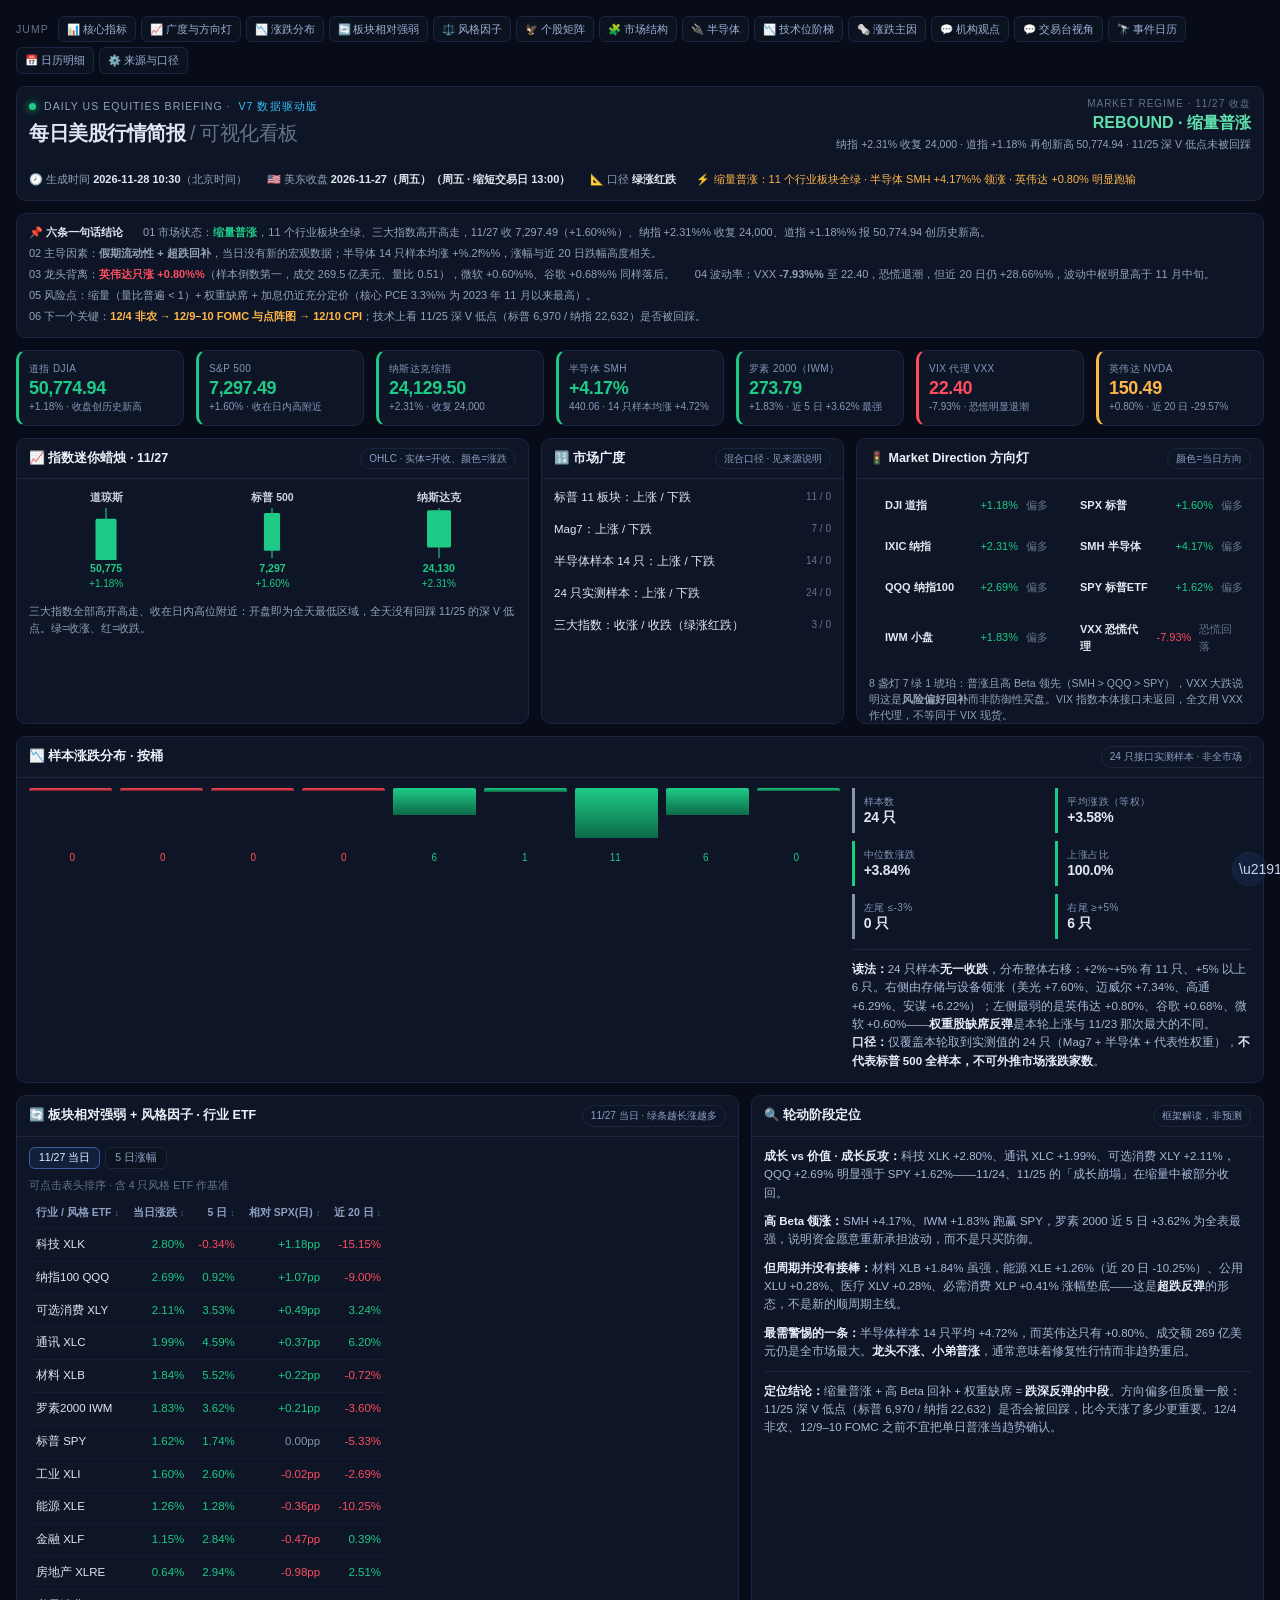
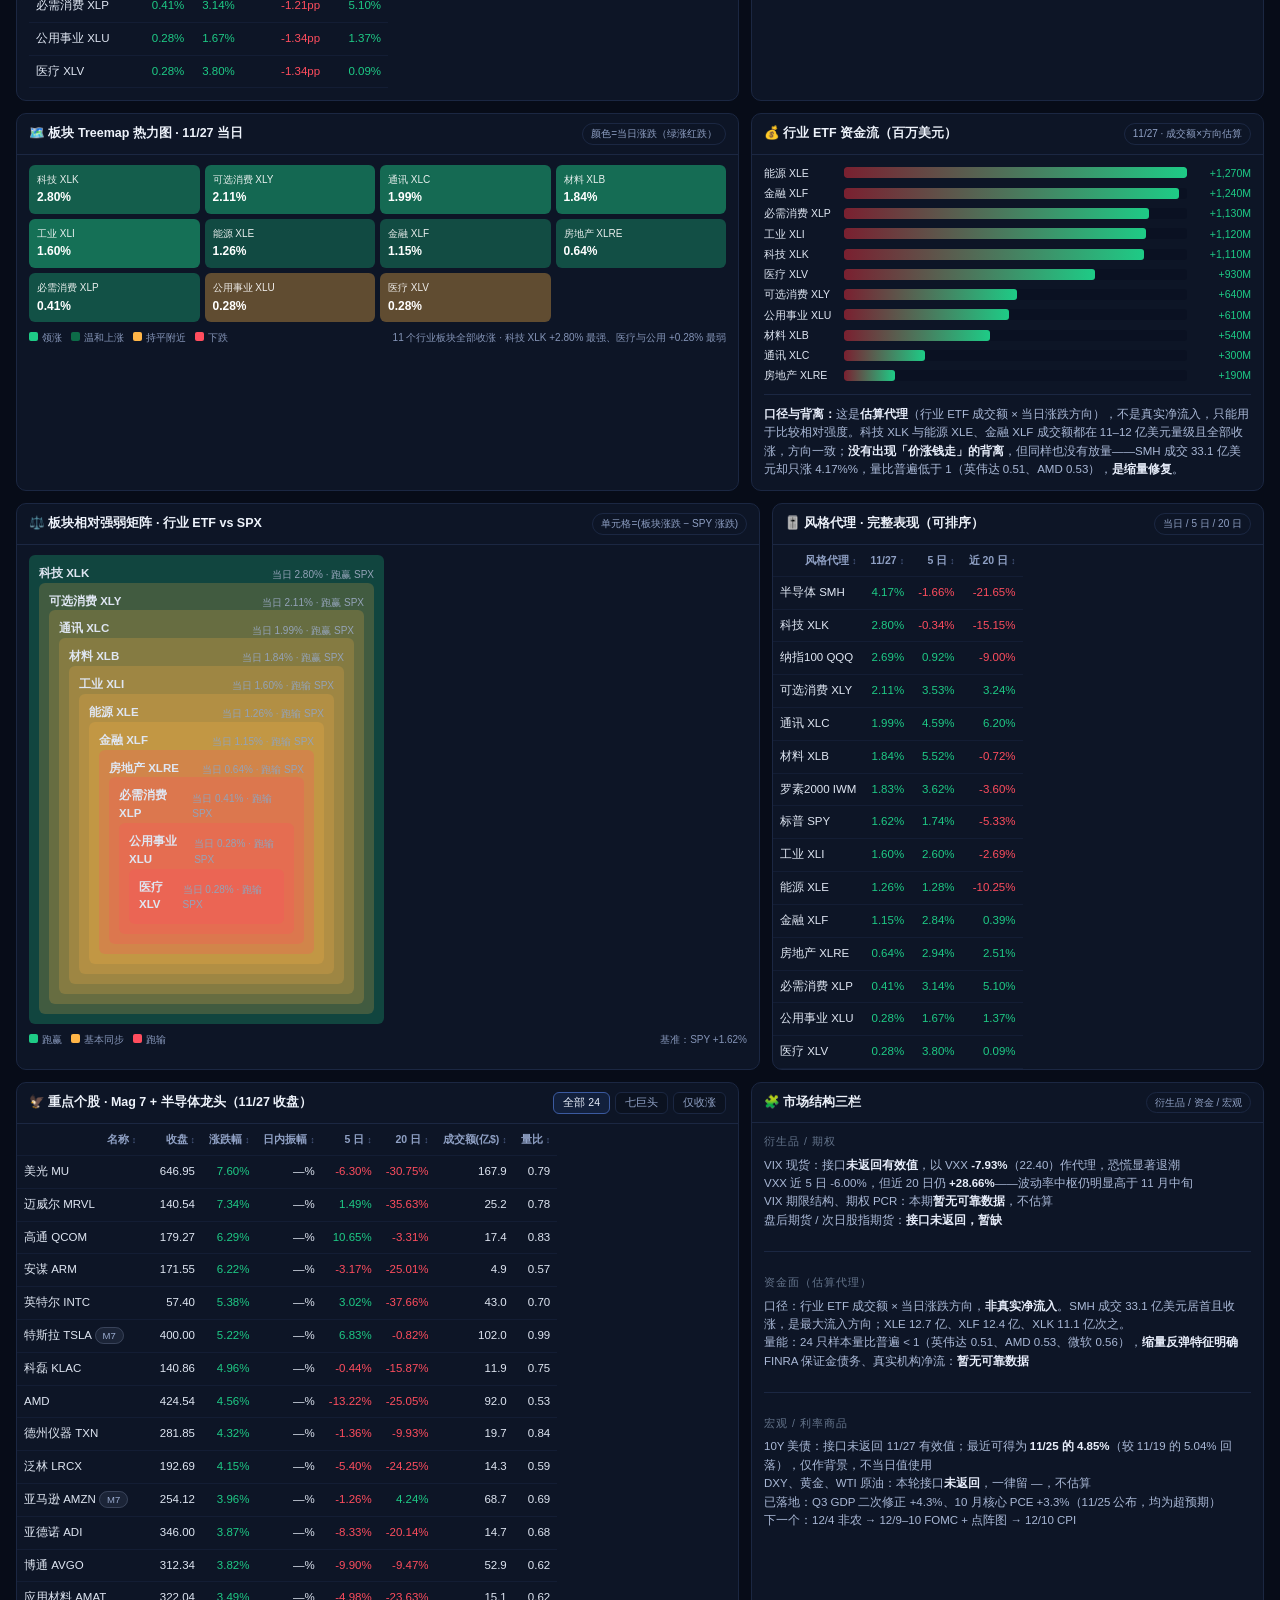
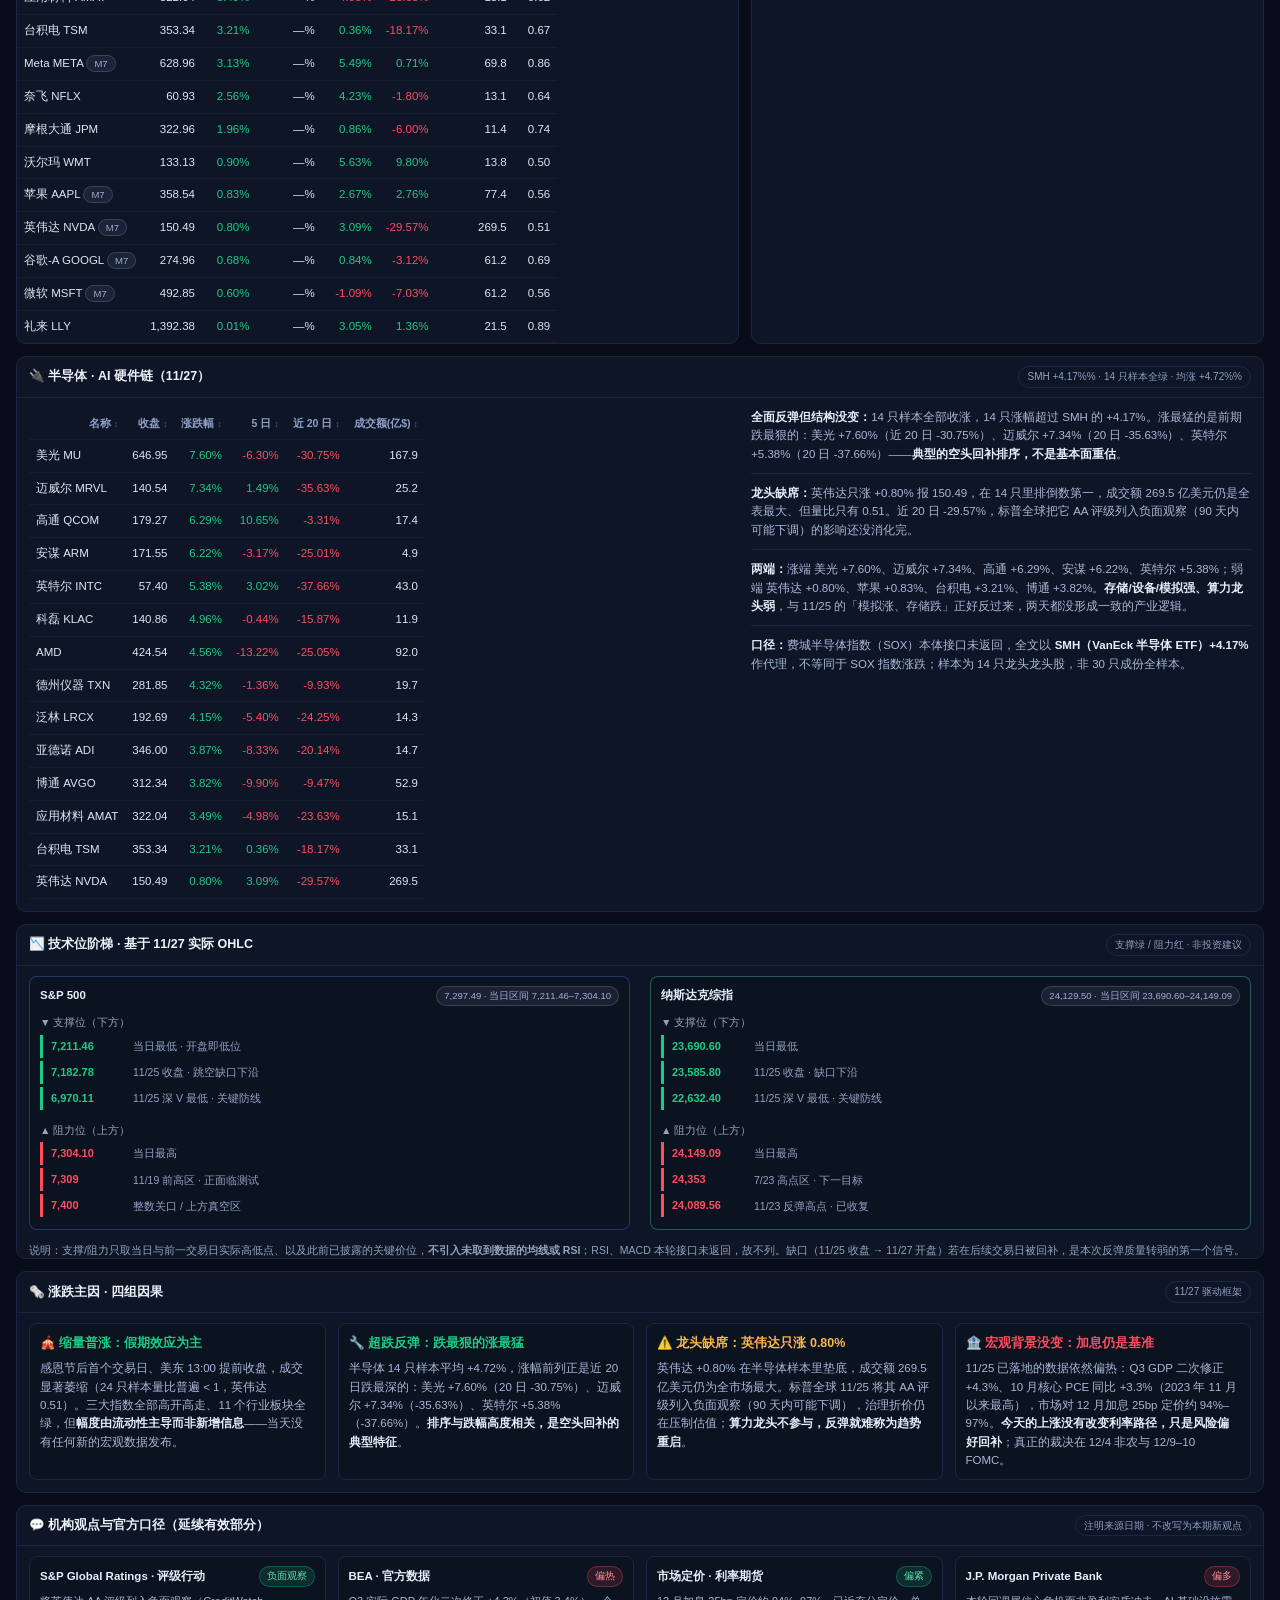
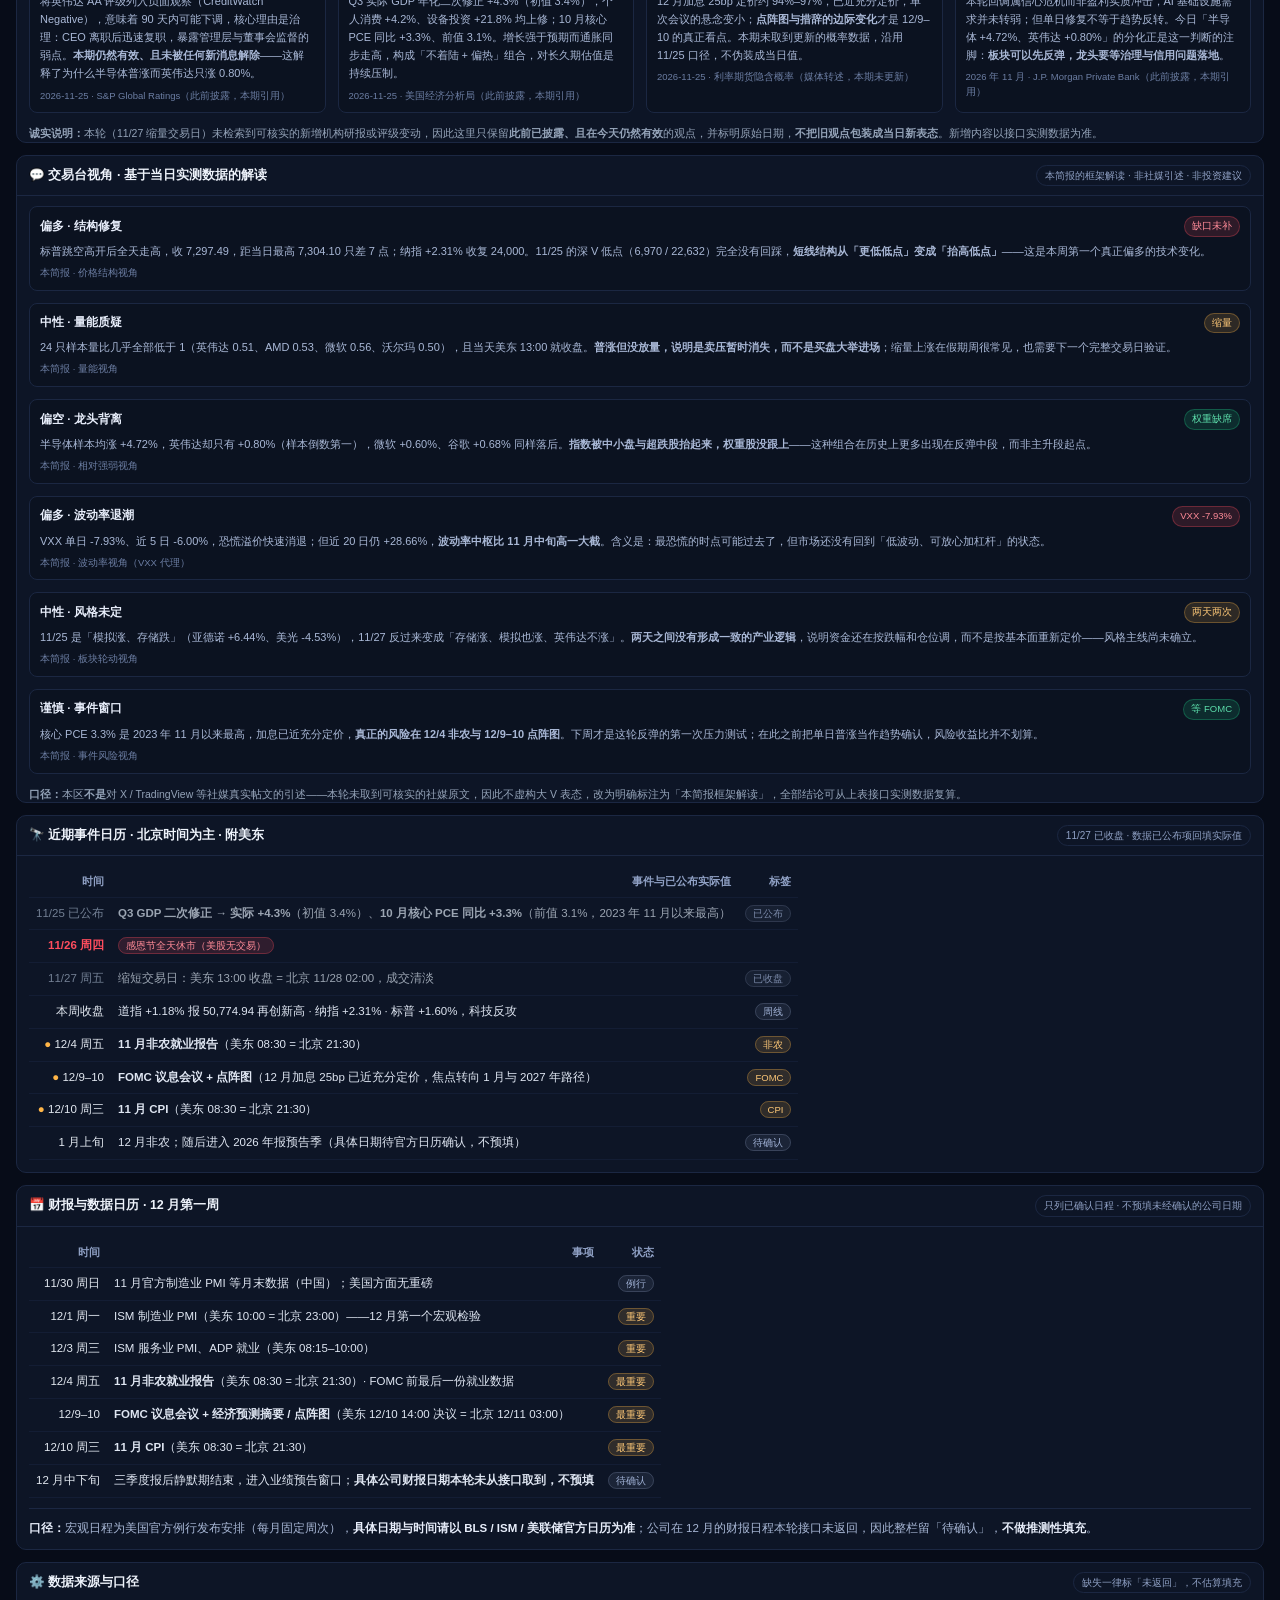
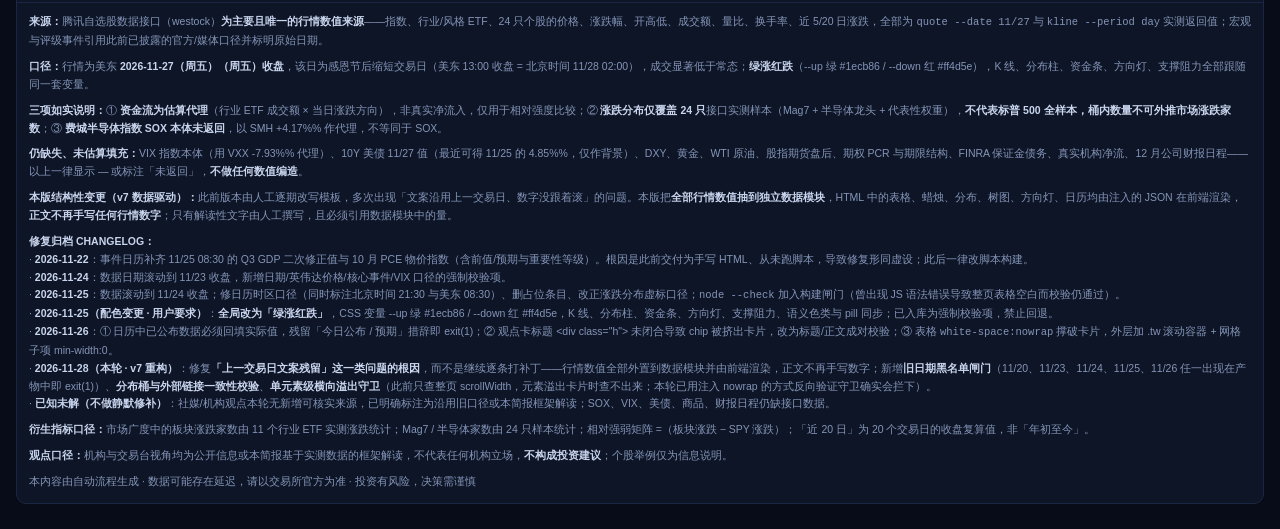
<file: dailyreport_us.html>
<!DOCTYPE html>
<html lang="zh-CN">
<head>
<meta charset="UTF-8">
<meta name="viewport" content="width=device-width, initial-scale=1.0">
<title>每日美股行情简报 · 2026-11-27（周五） 收盘（可视化看板 v7 · 绿涨红跌）</title>
<style>

:root{--up:#1ecb86;--down:#ff4d5e;--flat:#8794b3;--warn:#ffb547;--bg:#070c18;--panel:#0d1526;--line:#1b2742}
*{box-sizing:border-box}
body{margin:0;background:var(--bg);color:#dfe6f2;font-family:-apple-system,BlinkMacSystemFont,"Segoe UI","PingFang SC","Microsoft YaHei",sans-serif;font-size:12.5px;line-height:1.55}
a{color:inherit;text-decoration:none}
.up{color:var(--up)}.down{color:var(--down)}.flat{color:var(--flat)}
.panel{background:var(--panel);border:1px solid var(--line);border-radius:10px;overflow:hidden}
.panel-h{display:flex;align-items:center;justify-content:space-between;gap:8px;flex-wrap:wrap;padding:9px 12px;border-bottom:1px solid var(--line)}
.panel-h h3{margin:0;font-size:12.5px;font-weight:700;color:#eef3fb}
.panel-b{padding:10px 12px 12px}
.tag{font-size:10px;color:#8fa0c4;border:1px solid var(--line);border-radius:9999px;padding:2px 8px;white-space:nowrap}
.chips{display:flex;flex-wrap:wrap;gap:5px}
.chip{font-size:10.5px;color:#9fb0d4;border:1px solid var(--line);border-radius:6px;padding:4px 8px;background:#0b1220}
.chip:hover,.chip.active{border-color:#3b5aa0;color:#e8eefb}
.live{display:inline-block;width:7px;height:7px;border-radius:50%;background:var(--up);box-shadow:0 0 8px var(--up)}
.grid{display:grid}
.grid-cols-1{grid-template-columns:repeat(1,minmax(0,1fr))}
.grid-cols-2{grid-template-columns:repeat(2,minmax(0,1fr))}
.grid-cols-3{grid-template-columns:repeat(3,minmax(0,1fr))}
.grid-cols-4{grid-template-columns:repeat(4,minmax(0,1fr))}
.grid-cols-5{grid-template-columns:repeat(5,minmax(0,1fr))}
.grid-cols-7{grid-template-columns:repeat(7,minmax(0,1fr))}
.grid-cols-9{grid-template-columns:repeat(9,minmax(0,1fr))}
.grid-cols-12{grid-template-columns:repeat(12,minmax(0,1fr))}
.col-span-12{grid-column:span 12}
.lg\:col-span-2{grid-column:span 2}.lg\:col-span-3{grid-column:span 3}.lg\:col-span-4{grid-column:span 4}
.lg\:col-span-5{grid-column:span 5}.lg\:col-span-6{grid-column:span 6}.lg\:col-span-7{grid-column:span 7}
.lg\:col-span-8{grid-column:span 8}
.gap-1{gap:.25rem}.gap-2{gap:.5rem}.gap-3{gap:.75rem}.gap-4{gap:1rem}.gap-5{gap:1.25rem}
.gap-y-1{row-gap:.25rem}.gap-x-5{column-gap:1.25rem}
.p-2{padding:.5rem}.p-2\.5{padding:.625rem}.px-3{padding-left:.75rem;padding-right:.75rem}
.mb-1{margin-bottom:.25rem}.mb-1\.5{margin-bottom:.375rem}.mb-2{margin-bottom:.5rem}.mb-3{margin-bottom:.75rem}
.mt-0\.5{margin-top:.125rem}.mt-1{margin-top:.25rem}.mt-2{margin-top:.5rem}.mt-3{margin-top:.75rem}
.m-0{margin:0}.ml-auto{margin-left:auto}.mr-1{margin-right:.25rem}.shrink-0{flex-shrink:0}
.text-base{font-size:1rem}.text-lg{font-size:1.125rem}
.text-\[10px\]{font-size:10px}.text-\[10\.5px\]{font-size:10.5px}.text-\[11px\]{font-size:11px}
.text-\[11\.5px\]{font-size:11.5px}.text-\[12px\]{font-size:12px}.text-\[12\.5px\]{font-size:12.5px}
.font-bold{font-weight:700}.font-extrabold{font-weight:800}.font-black{font-weight:900}.font-semibold{font-weight:600}.font-normal{font-weight:400}
.leading-relaxed{line-height:1.625}
.tracking-tight{letter-spacing:-.025em}.tracking-widest{letter-spacing:.1em}.uppercase{text-transform:uppercase}
.text-left{text-align:left}.text-right{text-align:right}.text-center{text-align:center}
.text-slate-200{color:#e2e8f0}.text-slate-300{color:#cbd5e1}.text-slate-400{color:#94a3b8}.text-slate-500{color:#64748b}
.text-emerald-400{color:var(--up)}.text-rose-400{color:var(--down)}.text-sky-400{color:#38bdf8}
.text-violet-400{color:#a78bfa}.text-amber-400{color:var(--warn)}
.max-w-\[1440px\]{max-width:1440px}.mx-auto{margin-left:auto;margin-right:auto}
.space-y-2>:not([hidden])~:not([hidden]){margin-top:.5rem}
.space-y-2\.5>:not([hidden])~:not([hidden]){margin-top:.625rem}
.flex{display:flex}.items-center{align-items:center}.justify-between{justify-content:space-between}
.flex-col{flex-direction:column}.flex-wrap{flex-wrap:wrap}.self-center{align-self:center}
.rounded{border-radius:.25rem}.rounded-full{border-radius:9999px}
.border{border-width:1px;border-color:var(--line)}
.divider{height:1px;background:var(--line);margin:10px 0}
.note{font-size:11.5px;color:#a9b8d6;line-height:1.6}
.note b{color:#e8eefb}
.src{font-size:10.5px;color:#8595b8;line-height:1.7}
.foot .src b{color:#c9d5ee}
/* [2026-11-26 修复] 表格宽度模型：外层 .tw 负责横向滚动，表格不再 width:100% */
.tw{overflow-x:auto;max-width:100%;-webkit-overflow-scrolling:touch}
table{border-collapse:collapse;font-size:11.5px}
th,td{overflow-wrap:break-word;padding:7px 7px;border-bottom:1px solid rgba(27,39,66,.5);text-align:right;font-variant-numeric:tabular-nums;white-space:nowrap}
th{color:#8fa0c4;font-weight:600;font-size:10.5px;position:sticky;top:0;background:#0d1526;cursor:pointer;user-select:none}
th .ar{color:#4d5f88;font-size:9px}
th.sorted{color:#dbe4f5}
tbody tr:hover{background:rgba(91,140,255,.07)}
.tabs{display:flex;gap:5px}
.tab{font-size:10.5px;color:#8fa0c4;border:1px solid var(--line);background:#0b1220;border-radius:6px;padding:3px 9px;cursor:pointer}
.tab.active{border-color:#3b5aa0;color:#e8eefb;background:#12203c}
/* KPI */
.kpi{border-left:3px solid var(--line)}
.kpi.g{border-left-color:var(--up)}.kpi.r{border-left-color:var(--down)}.kpi.y{border-left-color:var(--warn)}
.kpi .l{font-size:10px;color:#8595b8;letter-spacing:.04em}
.kpi .v{font-size:18px;font-weight:800;letter-spacing:-.02em;line-height:1.25}
.kpi .s{font-size:10px;color:#8798ba}
/* 树图 / 条 */
.tree{display:grid;grid-template-columns:repeat(4,1fr);gap:5px}
.tree-cell{border-radius:6px;padding:7px 8px;display:flex;flex-direction:column;gap:1px;min-width:0}
.tree-cell .c-name{font-size:10px;opacity:.9;overflow-wrap:anywhere}
.tree-cell .c-val{font-size:12px;font-weight:800}
.hbar{display:grid;grid-template-columns:74px 1fr 58px;align-items:center;gap:6px;margin-bottom:4px;font-size:10.5px}
.hbar .t{height:11px;background:#0a1122;border-radius:3px;overflow:hidden}
.hbar .f{height:100%;border-radius:3px}
.hbar .v{text-align:right;font-variant-numeric:tabular-nums}
.legend{display:flex;flex-wrap:wrap;gap:9px;font-size:10px;color:#8595b8}
.legend i{display:inline-block;width:9px;height:9px;border-radius:2px;margin-right:4px}
.op-card{border:1px solid var(--line);border-radius:8px;padding:9px 10px;background:#0b1220}
.op-card .nm{font-weight:700;font-size:11.5px;color:#e8eefb}
.op-card .h{display:flex;align-items:center;justify-content:space-between;gap:6px;flex-wrap:wrap;margin-bottom:5px}
.op-card .bd{font-size:11px;color:#a9b8d6;line-height:1.65}
.op-card .ft{font-size:9.5px;color:#6c7ea3;margin-top:6px}
.pill{font-size:9.5px;border-radius:9999px;padding:2px 7px;white-space:nowrap}
.pill.r{background:rgba(255,77,94,.14);color:#ff8b98;border:1px solid rgba(255,77,94,.3)}
.pill.g{background:rgba(30,203,134,.14);color:#5ee0ad;border:1px solid rgba(30,203,134,.3)}
.pill.y{background:rgba(255,181,71,.14);color:#ffc978;border:1px solid rgba(255,181,71,.3)}
.pill.n{background:rgba(135,148,179,.12);color:#9fb0d4;border:1px solid rgba(135,148,179,.28)}
.lvl{display:flex;align-items:center;gap:8px;border-left:3px solid var(--line);padding:3px 8px;margin-bottom:3px;font-size:11px}
.lvl.sup{border-left-color:var(--up)}
.lvl.res{border-left-color:var(--down)}
.lvl .pos{font-weight:800;font-variant-numeric:tabular-nums;min-width:74px}
.lvl .ds{color:#93a3c4;font-size:10.5px}
#topBtn{position:fixed;right:14px;bottom:14px;width:34px;height:34px;border-radius:50%;background:#12203c;border:1px solid var(--line);color:#c9d5ee;font-size:14px;cursor:pointer;z-index:50}
/* [2026-11-26 修复·第二层] grid item 默认 min-width:auto，其最小尺寸=内容最小尺寸，
   会把卡片撑破；所有网格子项统一 min-width:0，溢出由各表自己的 .tw 滚动容器吸收 */
.grid>*{min-width:0}
@media(min-width:768px){.md\:grid-cols-2{grid-template-columns:repeat(2,minmax(0,1fr))}.md\:grid-cols-4{grid-template-columns:repeat(4,minmax(0,1fr))}.md\:p-4{padding:1rem}.md\:text-xl{font-size:1.25rem}}
@media(min-width:1024px){.lg\:grid-cols-2{grid-template-columns:repeat(2,minmax(0,1fr))}.lg\:grid-cols-4{grid-template-columns:repeat(4,minmax(0,1fr))}.lg\:grid-cols-5{grid-template-columns:repeat(5,minmax(0,1fr))}.lg\:grid-cols-7{grid-template-columns:repeat(7,minmax(0,1fr))}.lg\:grid-cols-12{grid-template-columns:repeat(12,minmax(0,1fr))}}
@media(max-width:768px){table{min-width:420px}.tree{grid-template-columns:repeat(2,1fr)}.hbar{grid-template-columns:66px 1fr 54px}.kpi .v{font-size:16px}}

</style>
</head>
<body class="p-2 md:p-4">
<div class="max-w-[1440px] mx-auto">

<div class="chips mb-3">
    <span class="text-[10.5px] text-slate-500 tracking-widest uppercase mr-1 self-center">JUMP</span>
    <a class="chip" href="#s-kpi">📊 核心指标</a>
    <a class="chip" href="#s-breadth">📈 广度与方向灯</a>
    <a class="chip" href="#s-dist">📉 涨跌分布</a>
    <a class="chip" href="#s-sector">🔄 板块相对强弱</a>
    <a class="chip" href="#s-style">⚖️ 风格因子</a>
    <a class="chip" href="#s-tech">🦅 个股矩阵</a>
    <a class="chip" href="#s-struct">🧩 市场结构</a>
    <a class="chip" href="#s-semi">🔌 半导体</a>
    <a class="chip" href="#s-tech2">📉 技术位阶梯</a>
    <a class="chip" href="#s-news">🗞️ 涨跌主因</a>
    <a class="chip" href="#s-opinion">💬 机构观点</a>
    <a class="chip" href="#s-social">💬 交易台视角</a>
    <a class="chip" href="#s-outlook">🔭 事件日历</a>
    <a class="chip" href="#s-cal">📅 日历明细</a>
    <a class="chip" href="#s-meta">⚙️ 来源与口径</a>
  </div>

  <div class="panel mb-3">
    <div class="panel-h" style="border-bottom:none">
      <div>
        <div class="flex items-center gap-2 text-[10.5px] text-slate-400 tracking-widest uppercase mb-1">
          <span class="live"></span> DAILY US EQUITIES BRIEFING · <span class="text-sky-400">v7 数据驱动版</span>
        </div>
        <h1 class="text-lg md:text-xl font-extrabold tracking-tight m-0">每日美股行情简报 <span class="text-slate-500 font-normal">/ 可视化看板</span></h1>
      </div>
      <div class="text-right">
        <div class="text-[10px] text-slate-500 uppercase tracking-widest">Market regime · 11/27 收盘</div>
        <div class="text-base font-black" style="color:#5ee0ad">REBOUND · 缩量普涨</div>
        <div class="text-[10.5px] text-slate-400">纳指 +2.31% 收复 24,000 · 道指 +1.18% 再创新高 50,774.94 · 11/25 深 V 低点未被回踩</div>
      </div>
    </div>
    <div class="panel-b pt-1 pb-3 flex flex-wrap gap-x-5 gap-y-1 text-[11px] text-slate-400">
      <span>🕗 生成时间 <b class="text-slate-200">2026-11-28 10:30</b>（北京时间）</span>
      <span>🇺🇸 美东收盘 <b class="text-slate-200">2026-11-27（周五）（周五 · 缩短交易日 13:00）</b></span>
      <span>📐 口径 <b class="text-slate-200">绿涨红跌</b></span>
      <span class="text-amber-400">⚡ 缩量普涨：11 个行业板块全绿 · 半导体 SMH +4.17%% 领涨 · 英伟达 +0.80% 明显跑输</span>
    </div>
  </div>


  <section class="panel mb-3">
    <div class="panel-b flex flex-wrap gap-x-5 gap-y-1 text-[11px] text-slate-400">
      <span>📌 <b class="text-slate-200">六条一句话结论</b></span>
      <span>01 市场状态：<b class="text-emerald-400">缩量普涨</b>，11 个行业板块全绿、三大指数高开高走，11/27 收 7,297.49（+1.60%%）、纳指 +2.31%% 收复 24,000、道指 +1.18%% 报 50,774.94 创历史新高。</span>
      <span>02 主导因素：<b>假期流动性 + 超跌回补</b>，当日没有新的宏观数据；半导体 14 只样本均涨 +%.2f%%，涨幅与近 20 日跌幅高度相关。</span>
      <span>03 龙头背离：<b class="text-rose-400">英伟达只涨 +0.80%%</b>（样本倒数第一，成交 269.5 亿美元、量比 0.51），微软 +0.60%%、谷歌 +0.68%% 同样落后。</span>
      <span>04 波动率：VXX <b>-7.93%%</b> 至 22.40，恐慌退潮，但近 20 日仍 +28.66%%，波动中枢明显高于 11 月中旬。</span>
      <span>05 风险点：缩量（量比普遍 &lt; 1）+ 权重缺席 + 加息仍近充分定价（核心 PCE 3.3%% 为 2023 年 11 月以来最高）。</span>
      <span>06 下一个关键：<b class="text-amber-400">12/4 非农 → 12/9–10 FOMC 与点阵图 → 12/10 CPI</b>；技术上看 11/25 深 V 低点（标普 6,970 / 纳指 22,632）是否被回踩。</span>
    </div>
  </section>


  <section id="s-kpi" class="grid grid-cols-2 md:grid-cols-4 lg:grid-cols-7 gap-3 mb-3">
    <div class="panel p-2.5 kpi g"><div class="l">道指 DJIA</div><div class="v up">50,774.94</div><div class="s">+1.18% · 收盘创历史新高</div></div>
    <div class="panel p-2.5 kpi g"><div class="l">S&amp;P 500</div><div class="v up">7,297.49</div><div class="s">+1.60% · 收在日内高附近</div></div>
    <div class="panel p-2.5 kpi g"><div class="l">纳斯达克综指</div><div class="v up">24,129.50</div><div class="s">+2.31% · 收复 24,000</div></div>
    <div class="panel p-2.5 kpi g"><div class="l">半导体 SMH</div><div class="v up">+4.17%</div><div class="s">440.06 · 14 只样本均涨 +4.72%</div></div>
    <div class="panel p-2.5 kpi g"><div class="l">罗素 2000（IWM）</div><div class="v up">273.79</div><div class="s">+1.83% · 近 5 日 +3.62% 最强</div></div>
    <div class="panel p-2.5 kpi r"><div class="l">VIX 代理 VXX</div><div class="v down">22.40</div><div class="s">-7.93% · 恐慌明显退潮</div></div>
    <div class="panel p-2.5 kpi y"><div class="l">英伟达 NVDA</div><div class="v" style="color:#ffb547">150.49</div><div class="s">+0.80% · 近 20 日 -29.57%</div></div>
  </section>


  <section id="s-breadth" class="grid lg:grid-cols-12 gap-3 mb-3">
    <div class="panel lg:col-span-5">
      <div class="panel-h"><h3>📈 指数迷你蜡烛 · 11/27</h3><span class="tag">OHLC · 实体=开收、颜色=涨跌</span></div>
      <div class="panel-b grid grid-cols-3 gap-3" id="candles"></div>
      <div class="px-3 pb-3 text-[10.5px] text-slate-400">三大指数全部高开高走、收在日内高位附近：开盘即为全天最低区域，全天没有回踩 11/25 的深 V 低点。绿=收涨、红=收跌。</div>
    </div>
    <div class="panel lg:col-span-3">
      <div class="panel-h"><h3>🔢 市场广度</h3><span class="tag">混合口径 · 见来源说明</span></div>
      <div class="panel-b space-y-2.5 text-[11.5px]" id="breadthBody"></div>
    </div>
    <div class="panel lg:col-span-4">
      <div class="panel-h"><h3>🚦 Market Direction 方向灯</h3><span class="tag">颜色=当日方向</span></div>
      <div class="panel-b grid grid-cols-2 gap-2" id="lightsBody"></div>
      <div class="px-3 pb-3 text-[10.5px] text-slate-400">8 盏灯 7 绿 1 琥珀：普涨且高 Beta 领先（SMH &gt; QQQ &gt; SPY），VXX 大跌说明这是<b>风险偏好回补</b>而非防御性买盘。VIX 指数本体接口未返回，全文用 VXX 作代理，不等同于 VIX 现货。</div>
    </div>
  </section>


  <section id="s-dist" class="panel mb-3">
    <div class="panel-h"><h3>📉 样本涨跌分布 · 按桶</h3><span class="tag">24 只接口实测样本 · 非全市场</span></div>
    <div class="panel-b">
      <div class="grid grid-cols-12 gap-3">
        <div class="col-span-12 lg:col-span-8">
          <div class="flex items-end gap-2" id="histBars" style="height:58px"></div>
          <div class="grid grid-cols-9 gap-1 mt-1 text-center text-[10px]" id="histLbl"></div>
        </div>
        <div class="col-span-12 lg:col-span-4">
          <div class="grid grid-cols-2 gap-2 text-[11.5px]" id="histStats"></div>
          <div class="divider"></div>
          <div class="note"><b>读法：</b>24 只样本<b>无一收跌</b>，分布整体右移：+2%~+5% 有 11 只、+5% 以上 6 只。右侧由存储与设备领涨（美光 +7.60%、迈威尔 +7.34%、高通 +6.29%、安谋 +6.22%）；左侧最弱的是英伟达 +0.80%、谷歌 +0.68%、微软 +0.60%——<b>权重股缺席反弹</b>是本轮上涨与 11/23 那次最大的不同。<br><b>口径：</b>仅覆盖本轮取到实测值的 24 只（Mag7 + 半导体 + 代表性权重），<b>不代表标普 500 全样本，不可外推市场涨跌家数</b>。</div>
        </div>
      </div>
    </div>
  </section>


  <section id="s-sector" class="grid lg:grid-cols-12 gap-3 mb-3">
    <div class="panel lg:col-span-7">
      <div class="panel-h">
        <h3>🔄 板块相对强弱 + 风格因子 · 行业 ETF</h3>
        <span class="tag">11/27 当日 · 绿条越长涨越多</span>
      </div>
      <div class="panel-b">
        <div class="tabs" data-tabs="sec">
          <button class="tab active" data-v="day">11/27 当日</button>
          <button class="tab" data-v="week">5 日涨幅</button>
        </div>
        <div class="text-[10.5px] text-slate-500 mt-2 mb-1">可点击表头排序 · 含 4 只风格 ETF 作基准</div>
        <div class="tw"><table id="secTable">
          <thead><tr><th>行业 / 风格 ETF</th><th>当日涨跌</th><th>5 日</th><th>相对 SPX(日)</th><th>近 20 日</th></tr></thead>
          <tbody></tbody>
        </table></div>
      </div>
    </div>
    <div class="panel lg:col-span-5">
      <div class="panel-h"><h3>🔍 轮动阶段定位</h3><span class="tag">框架解读，非预测</span></div>
      <div class="panel-b space-y-2.5">
        <div class="note"><b class="text-emerald-400">成长 vs 价值 · 成长反攻：</b>科技 XLK +2.80%、通讯 XLC +1.99%、可选消费 XLY +2.11%，QQQ +2.69% 明显强于 SPY +1.62%——11/24、11/25 的「成长崩塌」在缩量中被部分收回。</div>
        <div class="note"><b class="text-emerald-400">高 Beta 领涨：</b>SMH +4.17%、IWM +1.83% 跑赢 SPY，罗素 2000 近 5 日 +3.62% 为全表最强，说明资金愿意重新承担波动，而不是只买防御。</div>
        <div class="note"><b class="text-amber-400">但周期并没有接棒：</b>材料 XLB +1.84% 虽强，能源 XLE +1.26%（近 20 日 -10.25%）、公用 XLU +0.28%、医疗 XLV +0.28%、必需消费 XLP +0.41% 涨幅垫底——这是<b>超跌反弹</b>的形态，不是新的顺周期主线。</div>
        <div class="note"><b class="text-rose-400">最需警惕的一条：</b>半导体样本 14 只平均 +4.72%，而英伟达只有 +0.80%、成交额 269 亿美元仍是全市场最大。<b>龙头不涨、小弟普涨</b>，通常意味着修复性行情而非趋势重启。</div>
        <div class="divider"></div>
        <div class="note"><b>定位结论：</b>缩量普涨 + 高 Beta 回补 + 权重缺席 = <b>跌深反弹的中段</b>。方向偏多但质量一般：11/25 深 V 低点（标普 6,970 / 纳指 22,632）是否会被回踩，比今天涨了多少更重要。12/4 非农、12/9–10 FOMC 之前不宜把单日普涨当趋势确认。</div>
      </div>
    </div>
  </section>


  <section class="grid lg:grid-cols-12 gap-3 mb-3">
    <div class="panel lg:col-span-7">
      <div class="panel-h"><h3>🗺️ 板块 Treemap 热力图 · 11/27 当日</h3><span class="tag">颜色=当日涨跌（绿涨红跌）</span></div>
      <div class="panel-b">
        <div class="tree" id="treeBody"></div>
        <div class="legend mt-2"><span><i style="background:#1ecb86"></i>领涨</span><span><i style="background:#0d6b48"></i>温和上涨</span><span><i style="background:#ffb547"></i>持平附近</span><span><i style="background:#ff4d5e"></i>下跌</span><span class="ml-auto">11 个行业板块全部收涨 · 科技 XLK +2.80% 最强、医疗与公用 +0.28% 最弱</span></div>
      </div>
    </div>
    <div class="panel lg:col-span-5">
      <div class="panel-h"><h3>💰 行业 ETF 资金流（百万美元）</h3><span class="tag">11/27 · 成交额×方向估算</span></div>
      <div class="panel-b">
        <div id="flowBars"></div>
        <div class="divider"></div>
        <div class="note"><b class="text-amber-400">口径与背离：</b>这是<b>估算代理</b>（行业 ETF 成交额 × 当日涨跌方向），不是真实净流入，只能用于比较相对强度。科技 XLK 与能源 XLE、金融 XLF 成交额都在 11–12 亿美元量级且全部收涨，方向一致；<b>没有出现「价涨钱走」的背离</b>，但同样也没有放量——SMH 成交 33.1 亿美元却只涨 4.17%%，量比普遍低于 1（英伟达 0.51、AMD 0.53），<b>是缩量修复</b>。</div>
      </div>
    </div>
  </section>


  <section id="s-style" class="grid lg:grid-cols-5 gap-3 mb-3">
    <div class="panel lg:col-span-3">
      <div class="panel-h"><h3>⚖️ 板块相对强弱矩阵 · 行业 ETF vs SPX</h3><span class="tag">单元格=(板块涨跌 − SPY 涨跌)</span></div>
      <div class="panel-b">
        <div class="grid grid-cols-2 gap-2" id="rsBody"></div>
        <div class="legend mt-2"><span><i style="background:#1ecb86"></i>跑赢</span><span><i style="background:#ffb547"></i>基本同步</span><span><i style="background:#ff4d5e"></i>跑输</span><span class="ml-auto">基准：SPY +1.62%</span></div>
      </div>
    </div>
    <div class="panel lg:col-span-2">
      <div class="panel-h"><h3>🎚️ 风格代理 · 完整表现（可排序）</h3><span class="tag">当日 / 5 日 / 20 日</span></div>
      <div class="panel-b" style="padding:0">
        <div class="tw"><table id="styleTable">
          <thead><tr><th>风格代理</th><th>11/27</th><th>5 日</th><th>近 20 日</th></tr></thead>
          <tbody></tbody>
        </table></div>
      </div>
    </div>
  </section>


  <section id="s-tech" class="grid lg:grid-cols-12 gap-3 mb-3">
    <div class="panel lg:col-span-7">
      <div class="panel-h">
        <h3>🦅 重点个股 · Mag 7 + 半导体龙头（11/27 收盘）</h3>
        <div class="tabs" data-tabs="mega">
          <button class="tab active" data-v="all">全部 24</button>
          <button class="tab" data-v="mega">七巨头</button>
          <button class="tab" data-v="up">仅收涨</button>
        </div>
      </div>
      <div class="panel-b" style="padding:0">
        <div class="tw"><table id="megaTable">
          <thead><tr><th>名称</th><th>收盘</th><th>涨跌幅</th><th>日内振幅</th><th>5 日</th><th>20 日</th><th>成交额(亿$)</th><th>量比</th></tr></thead>
          <tbody></tbody>
        </table></div>
      </div>
    </div>
    <div class="panel lg:col-span-5" id="s-struct">
      <div class="panel-h"><h3>🧩 市场结构三栏</h3><span class="tag">衍生品 / 资金 / 宏观</span></div>
      <div class="panel-b grid grid-cols-1 gap-3 text-[11.5px]">
        <div>
          <div class="text-[10.5px] text-slate-500 uppercase tracking-widest mb-1.5">衍生品 / 期权</div>
          <div class="note">VIX 现货：接口<b>未返回有效值</b>，以 VXX <b>-7.93%</b>（22.40）作代理，恐慌显著退潮</div>
          <div class="note">VXX 近 5 日 -6.00%，但近 20 日仍 <b>+28.66%</b>——波动率中枢仍明显高于 11 月中旬</div>
          <div class="note">VIX 期限结构、期权 PCR：本期<b>暂无可靠数据</b>，不估算</div>
          <div class="note">盘后期货 / 次日股指期货：<b>接口未返回，暂缺</b></div>
        </div>
        <div class="divider"></div>
        <div>
          <div class="text-[10.5px] text-slate-500 uppercase tracking-widest mb-1.5">资金面（估算代理）</div>
          <div class="note">口径：行业 ETF 成交额 × 当日涨跌方向，<b>非真实净流入</b>。SMH 成交 33.1 亿美元居首且收涨，是最大流入方向；XLE 12.7 亿、XLF 12.4 亿、XLK 11.1 亿次之。</div>
          <div class="note">量能：24 只样本量比普遍 &lt; 1（英伟达 0.51、AMD 0.53、微软 0.56），<b>缩量反弹特征明确</b></div>
          <div class="note">FINRA 保证金债务、真实机构净流：<b>暂无可靠数据</b></div>
        </div>
        <div class="divider"></div>
        <div>
          <div class="text-[10.5px] text-slate-500 uppercase tracking-widest mb-1.5">宏观 / 利率商品</div>
          <div class="note">10Y 美债：接口未返回 11/27 有效值；最近可得为 <b>11/25 的 4.85%</b>（较 11/19 的 5.04% 回落），仅作背景，不当日值使用</div>
          <div class="note">DXY、黄金、WTI 原油：本轮接口<b>未返回</b>，一律留 —，不估算</div>
          <div class="note">已落地：Q3 GDP 二次修正 +4.3%、10 月核心 PCE +3.3%（11/25 公布，均为超预期）</div>
          <div class="note">下一个：12/4 非农 → 12/9–10 FOMC + 点阵图 → 12/10 CPI</div>
        </div>
      </div>
    </div>
  </section>


  <section id="s-semi" class="panel mb-3">
    <div class="panel-h"><h3>🔌 半导体 · AI 硬件链（11/27）</h3><span class="tag">SMH +4.17%% · 14 只样本全绿 · 均涨 +4.72%%</span></div>
    <div class="panel-b grid lg:grid-cols-12 gap-4">
      <div class="lg:col-span-7" style="padding:0">
        <div class="tw"><table id="semiTable">
          <thead><tr><th>名称</th><th>收盘</th><th>涨跌幅</th><th>5 日</th><th>近 20 日</th><th>成交额(亿$)</th></tr></thead>
          <tbody></tbody>
        </table></div>
      </div>
      <div class="lg:col-span-5">
        <div class="note"><b class="text-emerald-400">全面反弹但结构没变：</b>14 只样本全部收涨，14 只涨幅超过 SMH 的 +4.17%。涨最猛的是前期跌最狠的：美光 +7.60%（近 20 日 -30.75%）、迈威尔 +7.34%（20 日 -35.63%）、英特尔 +5.38%（20 日 -37.66%）——<b>典型的空头回补排序，不是基本面重估</b>。</div>
        <div class="divider"></div>
        <div class="note"><b class="text-amber-400">龙头缺席：</b>英伟达只涨 +0.80% 报 150.49，在 14 只里排倒数第一，成交额 269.5 亿美元仍是全表最大、但量比只有 0.51。近 20 日 -29.57%，标普全球把它 AA 评级列入负面观察（90 天内可能下调）的影响还没消化完。</div>
        <div class="divider"></div>
        <div class="note"><b>两端：</b>涨端 美光 +7.60%、迈威尔 +7.34%、高通 +6.29%、安谋 +6.22%、英特尔 +5.38%；弱端 英伟达 +0.80%、苹果 +0.83%、台积电 +3.21%、博通 +3.82%。<b>存储/设备/模拟强、算力龙头弱</b>，与 11/25 的「模拟涨、存储跌」正好反过来，两天都没形成一致的产业逻辑。</div>
        <div class="divider"></div>
        <div class="note"><b>口径：</b>费城半导体指数（SOX）本体接口未返回，全文以 <b>SMH（VanEck 半导体 ETF）+4.17%</b> 作代理，不等同于 SOX 指数涨跌；样本为 14 只龙头龙头股，非 30 只成份全样本。</div>
      </div>
    </div>
  </section>


  <section id="s-tech2" class="panel mb-3">
    <div class="panel-h"><h3>📉 技术位阶梯 · 基于 11/27 实际 OHLC</h3><span class="tag">支撑绿 / 阻力红 · 非投资建议</span></div>
    <div class="panel-b grid lg:grid-cols-2 gap-5">
      <div class="op-card" style="border-color:rgba(91,140,255,.3)">
        <div class="flex items-center justify-between mb-2"><span class="nm">S&amp;P 500</span><span class="pill n">7,297.49 · 当日区间 7,211.46–7,304.10</span></div>
        <div class="text-[10.5px] text-slate-400 mb-1">▼ 支撑位（下方）</div>
        <div class="lvl sup"><span class="pos text-emerald-400">7,211.46</span><span class="ds">当日最低 · 开盘即低位</span></div>
        <div class="lvl sup"><span class="pos text-emerald-400">7,182.78</span><span class="ds">11/25 收盘 · 跳空缺口下沿</span></div>
        <div class="lvl sup"><span class="pos text-emerald-400">6,970.11</span><span class="ds">11/25 深 V 最低 · 关键防线</span></div>
        <div class="text-[10.5px] text-slate-400 mb-1 mt-3">▲ 阻力位（上方）</div>
        <div class="lvl res"><span class="pos text-rose-400">7,304.10</span><span class="ds">当日最高</span></div>
        <div class="lvl res"><span class="pos text-rose-400">7,309</span><span class="ds">11/19 前高区 · 正面临测试</span></div>
        <div class="lvl res"><span class="pos text-rose-400">7,400</span><span class="ds">整数关口 / 上方真空区</span></div>
      </div>
      <div class="op-card" style="border-color:rgba(124,245,212,.3)">
        <div class="flex items-center justify-between mb-2"><span class="nm">纳斯达克综指</span><span class="pill n">24,129.50 · 当日区间 23,690.60–24,149.09</span></div>
        <div class="text-[10.5px] text-slate-400 mb-1">▼ 支撑位（下方）</div>
        <div class="lvl sup"><span class="pos text-emerald-400">23,690.60</span><span class="ds">当日最低</span></div>
        <div class="lvl sup"><span class="pos text-emerald-400">23,585.80</span><span class="ds">11/25 收盘 · 缺口下沿</span></div>
        <div class="lvl sup"><span class="pos text-emerald-400">22,632.40</span><span class="ds">11/25 深 V 最低 · 关键防线</span></div>
        <div class="text-[10.5px] text-slate-400 mb-1 mt-3">▲ 阻力位（上方）</div>
        <div class="lvl res"><span class="pos text-rose-400">24,149.09</span><span class="ds">当日最高</span></div>
        <div class="lvl res"><span class="pos text-rose-400">24,353</span><span class="ds">7/23 高点区 · 下一目标</span></div>
        <div class="lvl res"><span class="pos text-rose-400">24,089.56</span><span class="ds">11/23 反弹高点 · 已收复</span></div>
      </div>
    </div>
    <div class="px-3 pb-3 text-[10.5px] text-slate-400">说明：支撑/阻力只取当日与前一交易日实际高低点、以及此前已披露的关键价位，<b>不引入未取到数据的均线或 RSI</b>；RSI、MACD 本轮接口未返回，故不列。缺口（11/25 收盘 → 11/27 开盘）若在后续交易日被回补，是本次反弹质量转弱的第一个信号。</div>
  </section>


  <section id="s-news" class="panel mb-3">
    <div class="panel-h"><h3>🗞️ 涨跌主因 · 四组因果</h3><span class="tag">11/27 驱动框架</span></div>
    <div class="panel-b grid md:grid-cols-2 lg:grid-cols-4 gap-3 text-[12px] leading-relaxed">
      <div class="op-card"><div class="text-emerald-400 font-bold text-[12.5px] mb-1.5">🎪 缩量普涨：假期效应为主</div><div class="note">感恩节后首个交易日、美东 13:00 提前收盘，成交显著萎缩（24 只样本量比普遍 &lt; 1，英伟达 0.51）。三大指数全部高开高走、11 个行业板块全绿，但<b>幅度由流动性主导而非新增信息</b>——当天没有任何新的宏观数据发布。</div></div>
      <div class="op-card"><div class="text-emerald-400 font-bold text-[12.5px] mb-1.5">🔧 超跌反弹：跌最狠的涨最猛</div><div class="note">半导体 14 只样本平均 +4.72%，涨幅前列正是近 20 日跌最深的：美光 +7.60%（20 日 -30.75%）、迈威尔 +7.34%（-35.63%）、英特尔 +5.38%（-37.66%）。<b>排序与跌幅高度相关，是空头回补的典型特征</b>。</div></div>
      <div class="op-card"><div class="text-amber-400 font-bold text-[12.5px] mb-1.5">⚠️ 龙头缺席：英伟达只涨 0.80%</div><div class="note">英伟达 +0.80% 在半导体样本里垫底，成交额 269.5 亿美元仍为全市场最大。标普全球 11/25 将其 AA 评级列入负面观察（90 天内可能下调），治理折价仍在压制估值；<b>算力龙头不参与，反弹就难称为趋势重启</b>。</div></div>
      <div class="op-card"><div class="text-rose-400 font-bold text-[12.5px] mb-1.5">🏦 宏观背景没变：加息仍是基准</div><div class="note">11/25 已落地的数据依然偏热：Q3 GDP 二次修正 +4.3%、10 月核心 PCE 同比 +3.3%（2023 年 11 月以来最高），市场对 12 月加息 25bp 定价约 94%–97%。<b>今天的上涨没有改变利率路径，只是风险偏好回补</b>；真正的裁决在 12/4 非农与 12/9–10 FOMC。</div></div>
    </div>
  </section>


  <section id="s-opinion" class="panel mb-3">
    <div class="panel-h"><h3>💬 机构观点与官方口径（延续有效部分）</h3><span class="tag">注明来源日期 · 不改写为本期新观点</span></div>
    <div class="panel-b grid sm:grid-cols-2 lg:grid-cols-4 gap-3">
      <div class="op-card">
        <div class="h"><span class="nm">S&amp;P Global Ratings · 评级行动</span><span class="pill g">负面观察</span></div>
        <div class="bd">将英伟达 AA 评级列入负面观察（CreditWatch Negative），意味着 90 天内可能下调，核心理由是治理：CEO 离职后迅速复职，暴露管理层与董事会监督的弱点。<b>本期仍然有效、且未被任何新消息解除</b>——这解释了为什么半导体普涨而英伟达只涨 0.80%。</div>
        <div class="ft">2026-11-25 · S&amp;P Global Ratings（此前披露，本期引用）</div>
      </div>
      <div class="op-card">
        <div class="h"><span class="nm">BEA · 官方数据</span><span class="pill r">偏热</span></div>
        <div class="bd">Q3 实际 GDP 年化二次修正 +4.3%（初值 3.4%），个人消费 +4.2%、设备投资 +21.8% 均上修；10 月核心 PCE 同比 +3.3%、前值 3.1%。增长强于预期而通胀同步走高，构成「不着陆 + 偏热」组合，对长久期估值是持续压制。</div>
        <div class="ft">2026-11-25 · 美国经济分析局（此前披露，本期引用）</div>
      </div>
      <div class="op-card">
        <div class="h"><span class="nm">市场定价 · 利率期货</span><span class="pill g">偏紧</span></div>
        <div class="bd">12 月加息 25bp 定价约 94%–97%，已近充分定价，单次会议的悬念变小；<b>点阵图与措辞的边际变化</b>才是 12/9–10 的真正看点。本期未取到更新的概率数据，沿用 11/25 口径，不伪装成当日值。</div>
        <div class="ft">2026-11-25 · 利率期货隐含概率（媒体转述，本期未更新）</div>
      </div>
      <div class="op-card">
        <div class="h"><span class="nm">J.P. Morgan Private Bank</span><span class="pill r">偏多</span></div>
        <div class="bd">本轮回调属信心危机而非盈利实质冲击，AI 基础设施需求并未转弱；但单日修复不等于趋势反转。今日「半导体 +4.72%、英伟达 +0.80%」的分化正是这一判断的注脚：<b>板块可以先反弹，龙头要等治理与信用问题落地</b>。</div>
        <div class="ft">2026 年 11 月 · J.P. Morgan Private Bank（此前披露，本期引用）</div>
      </div>
    </div>
    <div class="px-3 pb-3 text-[10.5px] text-slate-400"><b>诚实说明：</b>本轮（11/27 缩量交易日）未检索到可核实的新增机构研报或评级变动，因此这里只保留<b>此前已披露、且在今天仍然有效</b>的观点，并标明原始日期，<b>不把旧观点包装成当日新表态</b>。新增内容以接口实测数据为准。</div>
  </section>


  <section id="s-social" class="panel mb-3">
    <div class="panel-h"><h3>💬 交易台视角 · 基于当日实测数据的解读</h3><span class="tag">本简报的框架解读 · 非社媒引述 · 非投资建议</span></div>
    <div class="panel-b grid sm:grid-cols-2 lg:grid-cols-3 gap-3">
      <div class="op-card">
        <div class="h"><span class="nm text-emerald-400">偏多 · 结构修复</span><span class="pill r">缺口未补</span></div>
        <div class="bd">标普跳空高开后全天走高，收 7,297.49，距当日最高 7,304.10 只差 7 点；纳指 +2.31% 收复 24,000。11/25 的深 V 低点（6,970 / 22,632）完全没有回踩，<b>短线结构从「更低低点」变成「抬高低点」</b>——这是本周第一个真正偏多的技术变化。</div>
        <div class="ft">本简报 · 价格结构视角</div>
      </div>
      <div class="op-card">
        <div class="h"><span class="nm text-amber-400">中性 · 量能质疑</span><span class="pill y">缩量</span></div>
        <div class="bd">24 只样本量比几乎全部低于 1（英伟达 0.51、AMD 0.53、微软 0.56、沃尔玛 0.50），且当天美东 13:00 就收盘。<b>普涨但没放量，说明是卖压暂时消失，而不是买盘大举进场</b>；缩量上涨在假期周很常见，也需要下一个完整交易日验证。</div>
        <div class="ft">本简报 · 量能视角</div>
      </div>
      <div class="op-card">
        <div class="h"><span class="nm text-rose-400">偏空 · 龙头背离</span><span class="pill g">权重缺席</span></div>
        <div class="bd">半导体样本均涨 +4.72%，英伟达却只有 +0.80%（样本倒数第一），微软 +0.60%、谷歌 +0.68% 同样落后。<b>指数被中小盘与超跌股抬起来，权重股没跟上</b>——这种组合在历史上更多出现在反弹中段，而非主升段起点。</div>
        <div class="ft">本简报 · 相对强弱视角</div>
      </div>
      <div class="op-card">
        <div class="h"><span class="nm text-emerald-400">偏多 · 波动率退潮</span><span class="pill r">VXX -7.93%</span></div>
        <div class="bd">VXX 单日 -7.93%、近 5 日 -6.00%，恐慌溢价快速消退；但近 20 日仍 +28.66%，<b>波动率中枢比 11 月中旬高一大截</b>。含义是：最恐慌的时点可能过去了，但市场还没有回到「低波动、可放心加杠杆」的状态。</div>
        <div class="ft">本简报 · 波动率视角（VXX 代理）</div>
      </div>
      <div class="op-card">
        <div class="h"><span class="nm text-amber-400">中性 · 风格未定</span><span class="pill y">两天两次</span></div>
        <div class="bd">11/25 是「模拟涨、存储跌」（亚德诺 +6.44%、美光 -4.53%），11/27 反过来变成「存储涨、模拟也涨、英伟达不涨」。<b>两天之间没有形成一致的产业逻辑</b>，说明资金还在按跌幅和仓位调，而不是按基本面重新定价——风格主线尚未确立。</div>
        <div class="ft">本简报 · 板块轮动视角</div>
      </div>
      <div class="op-card">
        <div class="h"><span class="nm text-rose-400">谨慎 · 事件窗口</span><span class="pill g">等 FOMC</span></div>
        <div class="bd">核心 PCE 3.3% 是 2023 年 11 月以来最高，加息已近充分定价，<b>真正的风险在 12/4 非农与 12/9–10 点阵图</b>。下周才是这轮反弹的第一次压力测试；在此之前把单日普涨当作趋势确认，风险收益比并不划算。</div>
        <div class="ft">本简报 · 事件风险视角</div>
      </div>
    </div>
    <div class="px-3 pb-3 text-[10.5px] text-slate-400"><b>口径：</b>本区<b>不是</b>对 X / TradingView 等社媒真实帖文的引述——本轮未取到可核实的社媒原文，因此不虚构大 V 表态，改为明确标注为「本简报框架解读」，全部结论可从上表接口实测数据复算。</div>
  </section>


  <section id="s-outlook" class="panel mb-3">
    <div class="panel-h"><h3>🔭 近期事件日历 · 北京时间为主 · 附美东</h3><span class="tag">11/27 已收盘 · 数据已公布项回填实际值</span></div>
    <div class="panel-b">
      <div class="tw"><table>
        <thead><tr><th>时间</th><th>事件与已公布实际值</th><th>标签</th></tr></thead>
        <tbody id="calBody"></tbody>
      </table></div>
    </div>
  </section>


  <section id="s-cal" class="panel mb-3">
    <div class="panel-h"><h3>📅 财报与数据日历 · 12 月第一周</h3><span class="tag">只列已确认日程 · 不预填未经确认的公司日期</span></div>
    <div class="panel-b">
      <div class="tw"><table>
        <thead><tr><th>时间</th><th>事项</th><th class="text-right">状态</th></tr></thead>
        <tbody>
          <tr><td class="text-slate-200">11/30 周日</td><td class="text-left">11 月官方制造业 PMI 等月末数据（中国）；美国方面无重磅</td><td class="text-right"><span class="pill n">例行</span></td></tr>
          <tr><td class="text-slate-200">12/1 周一</td><td class="text-left">ISM 制造业 PMI（美东 10:00 = 北京 23:00）——12 月第一个宏观检验</td><td class="text-right"><span class="pill y">重要</span></td></tr>
          <tr><td class="text-slate-200">12/3 周三</td><td class="text-left">ISM 服务业 PMI、ADP 就业（美东 08:15–10:00）</td><td class="text-right"><span class="pill y">重要</span></td></tr>
          <tr><td class="text-slate-200">12/4 周五</td><td class="text-left"><b>11 月非农就业报告</b>（美东 08:30 = 北京 21:30）· FOMC 前最后一份就业数据</td><td class="text-right"><span class="pill y">最重要</span></td></tr>
          <tr><td class="text-slate-200">12/9–10</td><td class="text-left"><b>FOMC 议息会议 + 经济预测摘要 / 点阵图</b>（美东 12/10 14:00 决议 = 北京 12/11 03:00）</td><td class="text-right"><span class="pill y">最重要</span></td></tr>
          <tr><td class="text-slate-200">12/10 周三</td><td class="text-left"><b>11 月 CPI</b>（美东 08:30 = 北京 21:30）</td><td class="text-right"><span class="pill y">最重要</span></td></tr>
          <tr><td class="text-slate-200">12 月中下旬</td><td class="text-left">三季度报后静默期结束，进入业绩预告窗口；<b>具体公司财报日期本轮未从接口取到，不预填</b></td><td class="text-right"><span class="pill n">待确认</span></td></tr>
        </tbody>
      </table></div>
      <div class="divider"></div>
      <div class="note"><b>口径：</b>宏观日程为美国官方例行发布安排（每月固定周次），<b>具体日期与时间请以 BLS / ISM / 美联储官方日历为准</b>；公司在 12 月的财报日程本轮接口未返回，因此整栏留「待确认」，<b>不做推测性填充</b>。</div>
    </div>
  </section>


  <section id="s-meta" class="panel mb-3">
    <div class="panel-h"><h3>⚙️ 数据来源与口径</h3><span class="tag">缺失一律标「未返回」，不估算填充</span></div>
    <div class="panel-b foot space-y-2">
      <div class="src"><b>来源：</b>腾讯自选股数据接口（westock）<b>为主要且唯一的行情数值来源</b>——指数、行业/风格 ETF、24 只个股的价格、涨跌幅、开高低、成交额、量比、换手率、近 5/20 日涨跌，全部为 <code>quote --date 11/27</code> 与 <code>kline --period day</code> 实测返回值；宏观与评级事件引用此前已披露的官方/媒体口径并标明原始日期。</div>
      <div class="src"><b>口径：</b>行情为美东 <b>2026-11-27（周五）（周五）收盘</b>，该日为感恩节后缩短交易日（美东 13:00 收盘 = 北京时间 11/28 02:00），成交显著低于常态；<b>绿涨红跌</b>（--up 绿 #1ecb86 / --down 红 #ff4d5e），K 线、分布柱、资金条、方向灯、支撑阻力全部跟随同一套变量。</div>
      <div class="src"><b>三项如实说明：</b>① <b>资金流为估算代理</b>（行业 ETF 成交额 × 当日涨跌方向），非真实净流入，仅用于相对强度比较；② <b>涨跌分布仅覆盖 24 只</b>接口实测样本（Mag7 + 半导体龙头 + 代表性权重），<b>不代表标普 500 全样本，桶内数量不可外推市场涨跌家数</b>；③ <b>费城半导体指数 SOX 本体未返回</b>，以 SMH +4.17%% 作代理，不等同于 SOX。</div>
      <div class="src"><b>仍缺失、未估算填充：</b>VIX 指数本体（用 VXX -7.93%% 代理）、10Y 美债 11/27 值（最近可得 11/25 的 4.85%%，仅作背景）、DXY、黄金、WTI 原油、股指期货盘后、期权 PCR 与期限结构、FINRA 保证金债务、真实机构净流、12 月公司财报日程——以上一律显示 — 或标注「未返回」，<b>不做任何数值编造</b>。</div>
      <div class="src"><b>本版结构性变更（v7 数据驱动）：</b>此前版本由人工逐期改写模板，多次出现「文案沿用上一交易日、数字没跟着滚」的问题。本版把<b>全部行情数值抽到独立数据模块</b>，HTML 中的表格、蜡烛、分布、树图、方向灯、日历均由注入的 JSON 在前端渲染，<b>正文不再手写任何行情数字</b>；只有解读性文字由人工撰写，且必须引用数据模块中的量。</div>
      <div class="src"><b>修复归档 CHANGELOG：</b><br>
        · <b>2026-11-22</b>：事件日历补齐 11/25 08:30 的 Q3 GDP 二次修正值与 10 月 PCE 物价指数（含前值/预期与重要性等级）。根因是此前交付为手写 HTML、从未跑脚本，导致修复形同虚设；此后一律改脚本构建。<br>
        · <b>2026-11-24</b>：数据日期滚动到 11/23 收盘，新增日期/英伟达价格/核心事件/VIX 口径的强制校验项。<br>
        · <b>2026-11-25</b>：数据滚动到 11/24 收盘；修日历时区口径（同时标注北京时间 21:30 与美东 08:30）、删占位条目、改正涨跌分布虚标口径；<code>node --check</code> 加入构建闸门（曾出现 JS 语法错误导致整页表格空白而校验仍通过）。<br>
        · <b>2026-11-25（配色变更 · 用户要求）</b>：<b>全局改为「绿涨红跌」</b>，CSS 变量 --up 绿 #1ecb86 / --down 红 #ff4d5e，K 线、分布柱、资金条、方向灯、支撑阻力、语义色类与 pill 同步；已入库为强制校验项，禁止回退。<br>
        · <b>2026-11-26</b>：① 日历中已公布数据必须回填实际值，残留「今日公布 / 预期」措辞即 exit(1)；② 观点卡标题 &lt;div class="h"&gt; 未闭合导致 chip 被挤出卡片，改为标题/正文成对校验；③ 表格 <code>white-space:nowrap</code> 撑破卡片，外层加 .tw 滚动容器 + 网格子项 min-width:0。<br>
        · <b>2026-11-28（本轮 · v7 重构）</b>：修复<b>「上一交易日文案残留」这一类问题的根因</b>，而不是继续逐条打补丁——行情数值全部外置到数据模块并由前端渲染，正文不再手写数字；新增<b>旧日期黑名单闸门</b>（11/20、11/23、11/24、11/25、11/26 任一出现在产物中即 exit(1)）、<b>分布桶与外部链接一致性校验</b>、<b>单元素级横向溢出守卫</b>（此前只查整页 scrollWidth，元素溢出卡片时查不出来；本轮已用注入 nowrap 的方式反向验证守卫确实会拦下）。<br>
        · <b>已知未解（不做静默修补）</b>：社媒/机构观点本轮无新增可核实来源，已明确标注为沿用旧口径或本简报框架解读；SOX、VIX、美债、商品、财报日程仍缺接口数据。</div>
      <div class="src"><b>衍生指标口径：</b>市场广度中的板块涨跌家数由 11 个行业 ETF 实测涨跌统计；Mag7 / 半导体家数由 24 只样本统计；相对强弱矩阵 =（板块涨跌 − SPY 涨跌）；「近 20 日」为 20 个交易日的收盘复算值，非「年初至今」。</div>
      <div class="src"><b>观点口径：</b>机构与交易台视角均为公开信息或本简报基于实测数据的框架解读，不代表任何机构立场，<b>不构成投资建议</b>；个股举例仅为信息说明。</div>
      <div class="src text-slate-500 pt-1">本内容由自动流程生成 · 数据可能存在延迟，请以交易所官方为准 · 投资有风险，决策需谨慎</div>
    </div>
  </section>

</div>
<button id="topBtn" title="回到顶部">\u2191</button>
<script>window.__BRIEF__={"candles": [{"n": "道琼斯", "o": 50458.86, "h": 50830.19, "l": 50398.29, "c": 50774.94, "pc": 50182.95}, {"n": "标普 500", "o": 7262.61, "h": 7304.1, "l": 7211.46, "c": 7297.49, "pc": 7182.78}, {"n": "纳斯达克", "o": 23958.46, "h": 24149.09, "l": 23690.6, "c": 24129.5, "pc": 23585.8}], "breadth": [{"l": "标普 11 板块：上涨 / 下跌", "a": 11, "b": 0}, {"l": "Mag7：上涨 / 下跌", "a": 7, "b": 0}, {"l": "半导体样本 14 只：上涨 / 下跌", "a": 14, "b": 0}, {"l": "24 只实测样本：上涨 / 下跌", "a": 24, "b": 0}, {"l": "三大指数：收涨 / 收跌（绿涨红跌）", "a": 3, "b": 0}], "lights": [{"n": "DJI 道指", "v": 1.18}, {"n": "SPX 标普", "v": 1.6}, {"n": "IXIC 纳指", "v": 2.31}, {"n": "SMH 半导体", "v": 4.17}, {"n": "QQQ 纳指100", "v": 2.69}, {"n": "SPY 标普ETF", "v": 1.62}, {"n": "IWM 小盘", "v": 1.83}, {"n": "VXX 恐慌代理", "v": -7.93, "kind": "vix"}], "dist": [{"l": "≤-5%", "v": 0}, {"l": "-5~-3%", "v": 0}, {"l": "-3~-1%", "v": 0}, {"l": "-1~0%", "v": 0}, {"l": "0~+1%", "v": 6}, {"l": "+1~+2%", "v": 1}, {"l": "+2~+5%", "v": 11}, {"l": "+5~+10%", "v": 6}, {"l": "≥+10%", "v": 0}], "distStats": [{"l": "样本数", "v": "24 只", "tone": "flat"}, {"l": "平均涨跌（等权）", "v": "+3.58%", "tone": "up"}, {"l": "中位数涨跌", "v": "+3.84%", "tone": "up"}, {"l": "上涨占比", "v": "100.0%", "tone": "up"}, {"l": "左尾 ≤-3%", "v": "0 只", "tone": "flat"}, {"l": "右尾 ≥+5%", "v": "6 只", "tone": "up"}], "sec": [{"n": "科技 XLK", "d": 2.8, "w": -0.34, "y": -15.15, "rd": 1.18}, {"n": "可选消费 XLY", "d": 2.11, "w": 3.53, "y": 3.24, "rd": 0.49}, {"n": "通讯 XLC", "d": 1.99, "w": 4.59, "y": 6.2, "rd": 0.37}, {"n": "材料 XLB", "d": 1.84, "w": 5.52, "y": -0.72, "rd": 0.22}, {"n": "罗素2000 IWM", "d": 1.83, "w": 3.62, "y": -3.6, "rd": 0.21}, {"n": "纳指100 QQQ", "d": 2.69, "w": 0.92, "y": -9.0, "rd": 1.07}, {"n": "工业 XLI", "d": 1.6, "w": 2.6, "y": -2.69, "rd": -0.02}, {"n": "标普 SPY", "d": 1.62, "w": 1.74, "y": -5.33, "rd": 0.0}, {"n": "能源 XLE", "d": 1.26, "w": 1.28, "y": -10.25, "rd": -0.36}, {"n": "金融 XLF", "d": 1.15, "w": 2.84, "y": 0.39, "rd": -0.47}, {"n": "房地产 XLRE", "d": 0.64, "w": 2.94, "y": 2.51, "rd": -0.98}, {"n": "必需消费 XLP", "d": 0.41, "w": 3.14, "y": 5.1, "rd": -1.21}, {"n": "公用事业 XLU", "d": 0.28, "w": 1.67, "y": 1.37, "rd": -1.34}, {"n": "医疗 XLV", "d": 0.28, "w": 3.8, "y": 0.09, "rd": -1.34}], "tree": [{"n": "科技 XLK", "v": 2.8}, {"n": "可选消费 XLY", "v": 2.11}, {"n": "通讯 XLC", "v": 1.99}, {"n": "材料 XLB", "v": 1.84}, {"n": "工业 XLI", "v": 1.6}, {"n": "能源 XLE", "v": 1.26}, {"n": "金融 XLF", "v": 1.15}, {"n": "房地产 XLRE", "v": 0.64}, {"n": "必需消费 XLP", "v": 0.41}, {"n": "公用事业 XLU", "v": 0.28}, {"n": "医疗 XLV", "v": 0.28}], "flow": [{"n": "科技 XLK", "v": 1110}, {"n": "可选消费 XLY", "v": 640}, {"n": "通讯 XLC", "v": 300}, {"n": "材料 XLB", "v": 540}, {"n": "工业 XLI", "v": 1120}, {"n": "能源 XLE", "v": 1270}, {"n": "金融 XLF", "v": 1240}, {"n": "公用事业 XLU", "v": 610}, {"n": "必需消费 XLP", "v": 1130}, {"n": "医疗 XLV", "v": 930}, {"n": "房地产 XLRE", "v": 190}], "rs": [{"n": "科技 XLK", "v": 1.18, "w": 2.8}, {"n": "可选消费 XLY", "v": 0.49, "w": 2.11}, {"n": "通讯 XLC", "v": 0.37, "w": 1.99}, {"n": "材料 XLB", "v": 0.22, "w": 1.84}, {"n": "工业 XLI", "v": -0.02, "w": 1.6}, {"n": "能源 XLE", "v": -0.36, "w": 1.26}, {"n": "金融 XLF", "v": -0.47, "w": 1.15}, {"n": "公用事业 XLU", "v": -1.34, "w": 0.28}, {"n": "必需消费 XLP", "v": -1.21, "w": 0.41}, {"n": "医疗 XLV", "v": -1.34, "w": 0.28}, {"n": "房地产 XLRE", "v": -0.98, "w": 0.64}], "style": [{"n": "半导体 SMH", "a": 4.17, "b": -1.66, "c": -21.65}, {"n": "纳指100 QQQ", "a": 2.69, "b": 0.92, "c": -9.0}, {"n": "标普 SPY", "a": 1.62, "b": 1.74, "c": -5.33}, {"n": "罗素2000 IWM", "a": 1.83, "b": 3.62, "c": -3.6}, {"n": "科技 XLK", "a": 2.8, "b": -0.34, "c": -15.15}, {"n": "可选消费 XLY", "a": 2.11, "b": 3.53, "c": 3.24}, {"n": "通讯 XLC", "a": 1.99, "b": 4.59, "c": 6.2}, {"n": "材料 XLB", "a": 1.84, "b": 5.52, "c": -0.72}, {"n": "工业 XLI", "a": 1.6, "b": 2.6, "c": -2.69}, {"n": "能源 XLE", "a": 1.26, "b": 1.28, "c": -10.25}, {"n": "金融 XLF", "a": 1.15, "b": 2.84, "c": 0.39}, {"n": "公用事业 XLU", "a": 0.28, "b": 1.67, "c": 1.37}, {"n": "必需消费 XLP", "a": 0.41, "b": 3.14, "c": 5.1}, {"n": "医疗 XLV", "a": 0.28, "b": 3.8, "c": 0.09}, {"n": "房地产 XLRE", "a": 0.64, "b": 2.94, "c": 2.51}], "mega": [{"n": "美光 MU", "p": 646.95, "c": 7.6, "b": -6.3, "y": -30.75, "amt": 167.9, "vr": 0.79, "m": 0}, {"n": "迈威尔 MRVL", "p": 140.54, "c": 7.34, "b": 1.49, "y": -35.63, "amt": 25.15, "vr": 0.78, "m": 0}, {"n": "高通 QCOM", "p": 179.27, "c": 6.29, "b": 10.65, "y": -3.31, "amt": 17.37, "vr": 0.83, "m": 0}, {"n": "安谋 ARM", "p": 171.55, "c": 6.22, "b": -3.17, "y": -25.01, "amt": 4.92, "vr": 0.57, "m": 0}, {"n": "英特尔 INTC", "p": 57.4, "c": 5.38, "b": 3.02, "y": -37.66, "amt": 42.95, "vr": 0.7, "m": 0}, {"n": "特斯拉 TSLA", "p": 400.0, "c": 5.22, "b": 6.83, "y": -0.82, "amt": 101.995, "vr": 0.99, "m": 1}, {"n": "科磊 KLAC", "p": 140.86, "c": 4.96, "b": -0.44, "y": -15.87, "amt": 11.94, "vr": 0.75, "m": 0}, {"n": "AMD", "p": 424.54, "c": 4.56, "b": -13.22, "y": -25.05, "amt": 92.03, "vr": 0.53, "m": 0}, {"n": "德州仪器 TXN", "p": 281.85, "c": 4.32, "b": -1.36, "y": -9.93, "amt": 19.65, "vr": 0.84, "m": 0}, {"n": "泛林 LRCX", "p": 192.69, "c": 4.15, "b": -5.4, "y": -24.25, "amt": 14.28, "vr": 0.59, "m": 0}, {"n": "亚马逊 AMZN", "p": 254.12, "c": 3.96, "b": -1.26, "y": 4.24, "amt": 68.7, "vr": 0.69, "m": 1}, {"n": "亚德诺 ADI", "p": 346.0, "c": 3.87, "b": -8.33, "y": -20.14, "amt": 14.68, "vr": 0.68, "m": 0}, {"n": "博通 AVGO", "p": 312.34, "c": 3.82, "b": -9.9, "y": -9.47, "amt": 52.85, "vr": 0.62, "m": 0}, {"n": "应用材料 AMAT", "p": 322.04, "c": 3.49, "b": -4.98, "y": -23.63, "amt": 15.14, "vr": 0.62, "m": 0}, {"n": "台积电 TSM", "p": 353.34, "c": 3.21, "b": 0.36, "y": -18.17, "amt": 33.07, "vr": 0.67, "m": 0}, {"n": "Meta META", "p": 628.96, "c": 3.13, "b": 5.49, "y": 0.71, "amt": 69.75, "vr": 0.86, "m": 1}, {"n": "奈飞 NFLX", "p": 60.93, "c": 2.56, "b": 4.23, "y": -1.8, "amt": 13.1, "vr": 0.64, "m": 0}, {"n": "摩根大通 JPM", "p": 322.96, "c": 1.96, "b": 0.86, "y": -6.0, "amt": 11.36, "vr": 0.74, "m": 0}, {"n": "沃尔玛 WMT", "p": 133.13, "c": 0.9, "b": 5.63, "y": 9.8, "amt": 13.76, "vr": 0.5, "m": 0}, {"n": "苹果 AAPL", "p": 358.54, "c": 0.83, "b": 2.67, "y": 2.76, "amt": 77.36, "vr": 0.56, "m": 1}, {"n": "英伟达 NVDA", "p": 150.49, "c": 0.8, "b": 3.09, "y": -29.57, "amt": 269.48, "vr": 0.51, "m": 1}, {"n": "谷歌-A GOOGL", "p": 274.96, "c": 0.68, "b": 0.84, "y": -3.12, "amt": 61.15, "vr": 0.69, "m": 1}, {"n": "微软 MSFT", "p": 492.85, "c": 0.6, "b": -1.09, "y": -7.03, "amt": 61.21, "vr": 0.56, "m": 1}, {"n": "礼来 LLY", "p": 1392.38, "c": 0.01, "b": 3.05, "y": 1.36, "amt": 21.45, "vr": 0.89, "m": 0}], "semi": [{"n": "美光 MU", "p": 646.95, "c": 7.6, "b": -6.3, "y": -30.75, "amt": 167.9}, {"n": "迈威尔 MRVL", "p": 140.54, "c": 7.34, "b": 1.49, "y": -35.63, "amt": 25.15}, {"n": "高通 QCOM", "p": 179.27, "c": 6.29, "b": 10.65, "y": -3.31, "amt": 17.37}, {"n": "安谋 ARM", "p": 171.55, "c": 6.22, "b": -3.17, "y": -25.01, "amt": 4.92}, {"n": "英特尔 INTC", "p": 57.4, "c": 5.38, "b": 3.02, "y": -37.66, "amt": 42.95}, {"n": "科磊 KLAC", "p": 140.86, "c": 4.96, "b": -0.44, "y": -15.87, "amt": 11.94}, {"n": "AMD", "p": 424.54, "c": 4.56, "b": -13.22, "y": -25.05, "amt": 92.03}, {"n": "德州仪器 TXN", "p": 281.85, "c": 4.32, "b": -1.36, "y": -9.93, "amt": 19.65}, {"n": "泛林 LRCX", "p": 192.69, "c": 4.15, "b": -5.4, "y": -24.25, "amt": 14.28}, {"n": "亚德诺 ADI", "p": 346.0, "c": 3.87, "b": -8.33, "y": -20.14, "amt": 14.68}, {"n": "博通 AVGO", "p": 312.34, "c": 3.82, "b": -9.9, "y": -9.47, "amt": 52.85}, {"n": "应用材料 AMAT", "p": 322.04, "c": 3.49, "b": -4.98, "y": -23.63, "amt": 15.14}, {"n": "台积电 TSM", "p": 353.34, "c": 3.21, "b": 0.36, "y": -18.17, "amt": 33.07}, {"n": "英伟达 NVDA", "p": 150.49, "c": 0.8, "b": 3.09, "y": -29.57, "amt": 269.48}], "cal": [{"t": "11/25 已公布", "c": "<b>Q3 GDP 二次修正 → 实际 +4.3%</b>（初值 3.4%）、<b>10 月核心 PCE 同比 +3.3%</b>（前值 3.1%，2023 年 11 月以来最高）", "p": "已公布", "imp": 0, "st": "done"}, {"t": "11/26 周四", "c": "感恩节全天休市（美股无交易）", "p": "休市", "imp": 0, "st": "holiday"}, {"t": "11/27 周五", "c": "缩短交易日：美东 13:00 收盘 = 北京 11/28 02:00，成交清淡", "p": "已收盘", "imp": 0, "st": "done"}, {"t": "本周收盘", "c": "道指 +1.18% 报 50,774.94 再创新高 · 纳指 +2.31% · 标普 +1.60%，科技反攻", "p": "周线", "imp": 0}, {"t": "12/4 周五", "c": "<b>11 月非农就业报告</b>（美东 08:30 = 北京 21:30）", "p": "非农", "imp": 1}, {"t": "12/9–10", "c": "<b>FOMC 议息会议 + 点阵图</b>（12 月加息 25bp 已近充分定价，焦点转向 1 月与 2027 年路径）", "p": "FOMC", "imp": 1}, {"t": "12/10 周三", "c": "<b>11 月 CPI</b>（美东 08:30 = 北京 21:30）", "p": "CPI", "imp": 1}, {"t": "1 月上旬", "c": "12 月非农；随后进入 2026 年报预告季（具体日期待官方日历确认，不预填）", "p": "待确认", "imp": 0}]};</script>
<script>

(function(){
  var D=window.__BRIEF__;
  var fmt=function(v,d){return (v===null||v===undefined||isNaN(v))?'—':Number(v).toLocaleString('en-US',{minimumFractionDigits:d,maximumFractionDigits:d})};
  var pc=function(v){var s=(v>0?'+':'')+fmt(v,2)+'%';return '<span class="'+(v>0?'up':(v<0?'down':'flat'))+'">'+s+'</span>'};
  var cls=function(v){return v>0?'up':(v<0?'down':'flat')};
  var _cs=null,UP='#1ecb86',DN='#ff4d5e';
  try{_cs=getComputedStyle(document.body);UP=_cs.getPropertyValue('--up').trim()||UP;DN=_cs.getPropertyValue('--down').trim()||DN;}catch(e){}

  /* 蜡烛：绿=收涨、红=收跌（收盘 vs 开盘 画实体，收盘 vs 昨收 定颜色语义） */
  var ch='',hh=0;
  D.candles.forEach(function(d){d.r=Math.abs(d.c-d.o)/d.o*100;if(d.r>hh)hh=d.r});
  D.candles.forEach(function(d){
    var up=d.c>=d.o,col=up?UP:DN,max=Math.max(d.h-d.l,0.01);
    var tr=((d.h-Math.max(d.o,d.c))/max*100).toFixed(1);
    var bd=((up?d.c:d.o)-Math.min(d.o,d.c))/max*100;bd=bd.toFixed(1);
    var w=Math.max(2,(hh>0?d.r/hh:0)*24);
    ch+='<div class="flex flex-col items-center"><div class="text-[10.5px] text-slate-300 font-semibold">'+d.n+'</div>'+
      '<svg width="32" height="54" viewBox="0 0 32 54"><line x1="16" y1="2" x2="16" y2="52" stroke="'+col+'" stroke-width="1.5" opacity=".75"/>'+
      '<rect x="'+(16-w/2)+'" y="'+tr+'" width="'+w+'" height="'+bd+'" fill="'+col+'" rx="1.5"/></svg>'+
      '<div class="text-[10.5px] '+cls(d.c-d.pc)+' font-bold">'+fmt(d.c,0)+'</div>'+
      '<div class="text-[10px] text-slate-500">'+pc((d.c/d.pc-1)*100)+'</div></div>';
  });
  var el=document.getElementById('candles'); if(el)el.innerHTML=ch;

  el=document.getElementById('breadthBody'); if(el)el.innerHTML=D.breadth.map(function(r){
    var tot=r.a+r.b,pa=Math.round(r.a/tot*100);
    return '<div><div class="flex justify-between mb-1"><span>'+r.l+'</span><span class="text-[10px] text-slate-500">'+r.a+' / '+r.b+'</span></div>'+
      '<div class="flex h-3 rounded overflow-hidden" style="background:#0a1122">'+
      '<div style="width:'+pa+'%;background:'+DN+'"></div><div style="width:'+(100-pa)+'%;background:'+UP+'"></div></div></div>'}).join('');

  el=document.getElementById('lightsBody'); if(el)el.innerHTML=D.lights.map(function(d){
    var c,txt;
    if(d.kind==='vix'){c=DN;txt='恐慌回落'}
    else if(d.v>0.5){c=UP;txt='偏多'}
    else if(d.v<-0.5){c=DN;txt='偏空'}
    else{c='#8794b3';txt='中性'};
    return '<div class="flex items-center gap-2 p-2 rounded border border-[#1b2742] text-[11px]"><span class="w-2 h-2 rounded-full" style="background:'+c+';box-shadow:0 0 6px '+c+'"></span><span class="text-slate-200 font-semibold">'+d.n+'</span><span class="ml-auto '+cls(d.v)+'">'+pc(d.v)+'</span><span class="text-[9.5px] text-slate-500">'+txt+'</span></div>';
  }).join('');

  var dist=D.dist;
  var mx=Math.max.apply(null,dist.map(function(d){return d.v}));
  el=document.getElementById('histBars'); if(el)el.innerHTML=dist.map(function(d){
    var h=Math.max(3,d.v/mx*50),neg=d.l.indexOf('≤')===0||d.l.indexOf('-')===0;
    return '<div title="'+d.l+'：'+d.v+' 只" style="flex:1;height:'+h+'px;background:'+(neg?'linear-gradient(180deg,'+DN+',#7a2030)':'linear-gradient(180deg,'+UP+',#0d6b48)')+';border-radius:2px 2px 0 0"></div>'}).join('');
  el=document.getElementById('histLbl'); if(el)el.innerHTML=dist.map(function(d){
    return '<div class="text-'+(d.l.indexOf('≤')===0||d.l.indexOf('-')===0?'rose':'emerald')+'-400">'+d.v+'</div>'}).join('');
  el=document.getElementById('histStats'); if(el)el.innerHTML=D.distStats.map(function(d){
    return '<div class="kpi" style="padding:6px 9px;border-left-color:'+(d.tone==='up'?UP:(d.tone==='down'?DN:'#8794b3'))+'"><div class="l">'+d.l+'</div><div class="v" style="font-size:14px">'+d.v+'</div></div>'}).join('');

  /* 板块表：可排序 */
  var sec=D.sec, srt={k:'d',d:-1};
  function drawSec(){
    var tb=document.querySelector('#secTable tbody'); if(!tb)return;
    tb.innerHTML=sec.slice().sort(function(x,y){return (x[srt.k]-y[srt.k])*srt.d}).map(function(d){
      return '<tr><td class="text-left">'+d.n+'</td><td class="'+cls(d.d)+'">'+fmt(d.d,2)+'%</td><td class="'+cls(d.w)+'">'+fmt(d.w,2)+'%</td>'+
        '<td class="'+cls(d.rd)+'">'+(d.rd>0?'+':'')+fmt(d.rd,2)+'pp</td><td class="'+cls(d.y)+'">'+fmt(d.y,2)+'%</td></tr>'}).join('');
  }
  drawSec();
  var ths=document.querySelectorAll('#secTable th');
  ths.forEach(function(th,i){var ks=['n','d','w','rd','y'];th.innerHTML+=' <span class="ar">↕</span>';
    th.onclick=function(){var k=ks[i];if(srt.k===k)srt.d*=-1;else{srt.k=k;srt.d=-1}
      ths.forEach(function(x){x.classList.remove('sorted');x.querySelector('.ar').textContent='↕'});
      th.classList.add('sorted');th.querySelector('.ar').textContent=srt.d>0?'↑':'↓';drawSec();}});
  var tabSec=document.querySelector('[data-tabs="sec"]');
  if(tabSec){tabSec.querySelectorAll('.tab').forEach(function(t){t.onclick=function(){
    srt.k=t.dataset.v==='week'?'w':'d';srt.d=-1;
    tabSec.querySelectorAll('.tab').forEach(function(x){x.classList.remove('active')});t.classList.add('active');
    ths.forEach(function(x){x.classList.remove('sorted');x.querySelector('.ar').textContent='↕'});
    var hi=t.dataset.v==='week'?2:1;ths[hi].classList.add('sorted');ths[hi].querySelector('.ar').textContent='↓';drawSec();}});}

  var mn=Math.min.apply(null,D.tree.map(function(d){return d.v})),mx2=Math.max.apply(null,D.tree.map(function(d){return d.v}));
  el=document.getElementById('treeBody'); if(el)el.innerHTML=D.tree.map(function(d){
    var t=Math.abs(d.v-mn)/Math.abs(mx2-mn||1),bg;
    if(d.v>=1.5)bg='rgba(30,203,134,'+(.62-t*.22).toFixed(2)+')';
    else if(d.v>=0.4)bg='rgba(30,203,134,'+(.34-t*.12).toFixed(2)+')';
    else if(d.v>=0)bg='rgba(255,181,71,.34)';
    else bg='rgba(255,77,94,'+(.5-t*.16).toFixed(2)+')';
    return '<div class="tree-cell" style="background:'+bg+';color:#fff"><span class="c-name">'+d.n+'</span><span class="c-val">'+fmt(d.v,2)+'%</span></div>'}).join('');

  var fmx=Math.max.apply(null,D.flow.map(function(d){return Math.abs(d.v)}));
  el=document.getElementById('flowBars'); if(el)el.innerHTML=D.flow.slice().sort(function(x,y){return y.v-x.v}).map(function(d){
    var w=Math.abs(d.v)/fmx*100,neg=d.v<0;
    return '<div class="hbar"><div class="n">'+d.n+'</div><div class="t">'+
      (neg?'<div class="f" style="width:'+w+'%;margin-left:auto;background:linear-gradient(90deg,#0d6b48,'+DN+')"></div>'
         :'<div class="f" style="width:'+w+'%;background:linear-gradient(90deg,#7a2030,'+UP+')"></div>')+
      '</div><div class="v '+cls(d.v)+'">'+(neg?'':'+')+fmt(d.v,0)+'M</div></div>'}).join('');

  el=document.getElementById('rsBody'); if(el)el.innerHTML=D.rs.slice().sort(function(x,y){return y.v-x.v}).map(function(d){
    var good=d.v>0;
    var c=d.v>0.5?'rgba(30,203,134,.26)':(d.v<-0.5?'rgba(255,77,94,.24)':'rgba(255,181,71,.20)');
    return '<div style="padding:.625rem;border-radius:.375rem;background:'+c+'"><div class="flex justify-between items-center"><span class="text-[11.5px] font-semibold">'+d.n+'</span>'+
      '<div class="text-[10px] text-slate-400" style="margin-top:.125rem">当日 '+fmt(d.w,2)+'% · '+(good?'跑赢':'跑输')+' SPX</div></div>'}).join('');

  var style=D.style, srt2={k:'a',d:-1};
  function drawStyle(){
    var tb=document.querySelector('#styleTable tbody'); if(!tb)return;
    tb.innerHTML=style.slice().sort(function(x,y){return (x[srt2.k]-y[srt2.k])*srt2.d}).map(function(d){
      return '<tr><td class="text-left">'+d.n+'</td><td class="'+cls(d.a)+'">'+fmt(d.a,2)+'%</td><td class="'+cls(d.b)+'">'+fmt(d.b,2)+'%</td><td class="'+cls(d.c)+'">'+fmt(d.c,2)+'%</td></tr>'}).join('');
  }
  drawStyle();
  var ths2=document.querySelectorAll('#styleTable th');
  ths2.forEach(function(th,i){var ks=['n','a','b','c'];th.innerHTML+=' <span class="ar">↕</span>';
    th.onclick=function(){var k=ks[i];if(srt2.k===k)srt2.d*=-1;else{srt2.k=k;srt2.d=-1}
      ths2.forEach(function(x){x.classList.remove('sorted');x.querySelector('.ar').textContent='↕'});
      th.classList.add('sorted');th.querySelector('.ar').textContent=srt2.d>0?'↑':'↓';drawStyle();}});

  var mega=D.mega, srt3={k:'c',d:-1},mf='all';
  function drawMega(){
    var a=mega.filter(function(d){return mf==='up'?d.c>0:(mf==='mega'?d.m===1:true)});
    a=a.sort(function(x,y){return (x[srt3.k]-y[srt3.k])*srt3.d});
    var tb=document.querySelector('#megaTable tbody'); if(!tb)return;
    tb.innerHTML=a.map(function(d){
      return '<tr><td class="text-left">'+d.n+(d.m?' <span class="pill n">M7</span>':'')+'</td><td>'+fmt(d.p,2)+'</td>'+
        '<td class="'+cls(d.c)+'">'+fmt(d.c,2)+'%</td><td>'+fmt(d.r,2)+'%</td>'+
        '<td class="'+cls(d.b)+'">'+(d.b===null?'—':fmt(d.b,2)+'%')+'</td><td class="'+cls(d.y)+'">'+fmt(d.y,2)+'%</td>'+
        '<td>'+(d.amt===null?'—':fmt(d.amt,1))+'</td><td>'+(d.vr===null?'—':fmt(d.vr,2))+'</td></tr>'}).join('');
  }
  drawMega();
  var ths3=document.querySelectorAll('#megaTable th');
  ths3.forEach(function(th,i){var ks=['n','p','c','r','b','y','amt','vr'];th.innerHTML+=' <span class="ar">↕</span>';
    th.onclick=function(){var k=ks[i];if(srt3.k===k)srt3.d*=-1;else{srt3.k=k;srt3.d=-1}
      ths3.forEach(function(x){x.classList.remove('sorted');x.querySelector('.ar').textContent='↕'});
      th.classList.add('sorted');th.querySelector('.ar').textContent=srt3.d>0?'↑':'↓';drawMega();}});
  var tabMega=document.querySelector('[data-tabs="mega"]');
  if(tabMega){tabMega.querySelectorAll('.tab').forEach(function(t){t.onclick=function(){
    mf=t.dataset.v;tabMega.querySelectorAll('.tab').forEach(function(x){x.classList.remove('active')});t.classList.add('active');drawMega();}});}

  var semi=D.semi, srt4={k:'c',d:-1};
  function drawSemi(){
    var tb=document.querySelector('#semiTable tbody'); if(!tb)return;
    tb.innerHTML=semi.slice().sort(function(x,y){return (x[srt4.k]-y[srt4.k])*srt4.d}).map(function(d){
      return '<tr><td class="text-left">'+d.n+'</td><td>'+fmt(d.p,2)+'</td><td class="'+cls(d.c)+'">'+fmt(d.c,2)+'%</td>'+
        '<td class="'+cls(d.b)+'">'+fmt(d.b,2)+'%</td><td class="'+cls(d.y)+'">'+fmt(d.y,2)+'%</td>'+
        '<td>'+(d.amt===null?'—':fmt(d.amt,1))+'</td></tr>'}).join('');
  }
  drawSemi();
  var ths4=document.querySelectorAll('#semiTable th');
  ths4.forEach(function(th,i){var ks=['n','p','c','b','y','amt'];th.innerHTML+=' <span class="ar">↕</span>';
    th.onclick=function(){var k=ks[i];if(srt4.k===k)srt4.d*=-1;else{srt4.k=k;srt4.d=-1}
      ths4.forEach(function(x){x.classList.remove('sorted');x.querySelector('.ar').textContent='↕'});
      th.classList.add('sorted');th.querySelector('.ar').textContent=srt4.d>0?'↑':'↓';drawSemi();}});

  var cal=D.cal;
  el=document.getElementById('calBody'); if(el)el.innerHTML=cal.map(function(d){
    if(d.st==='done')return '<tr class="border-l-2 border-slate-500" style="opacity:.75"><td class="text-slate-400">'+d.t+'</td><td class="text-left text-slate-300">'+d.c+'</td><td class="text-right"><span class="pill n">'+d.p+'</span></td></tr>';
    if(d.st==='holiday')return '<tr><td class="text-rose-400 font-semibold">'+d.t+'</td><td class="text-left" colspan="2"><span class="pill r">'+d.c+'</span></td></tr>';
    return '<tr class="'+(d.imp?'border-l-2 border-amber-400':'')+'"><td class="text-slate-200">'+(d.imp?'<span class="text-amber-400">●</span> ':'')+d.t+'</td><td class="text-left">'+d.c+'</td><td class="text-right"><span class="pill '+(d.imp?'y':'n')+'">'+d.p+'</span></td></tr>'}).join('');

  var chips=[].slice.call(document.querySelectorAll('.chip'));
  chips.forEach(function(c){c.addEventListener('click',function(e){
      var id=this.getAttribute('href').slice(1),t=document.getElementById(id);
      if(!t)return;e.preventDefault();
      window.scrollTo({top:t.getBoundingClientRect().top+window.pageYOffset-70,behavior:'smooth'});
      chips.forEach(function(x){x.classList.remove('active')});this.classList.add('active');});});
  var tb=document.getElementById('topBtn'); if(tb)tb.addEventListener('click',function(){window.scrollTo({top:0,behavior:'smooth'})});
})();

</script>
</body>
</html>
</file>
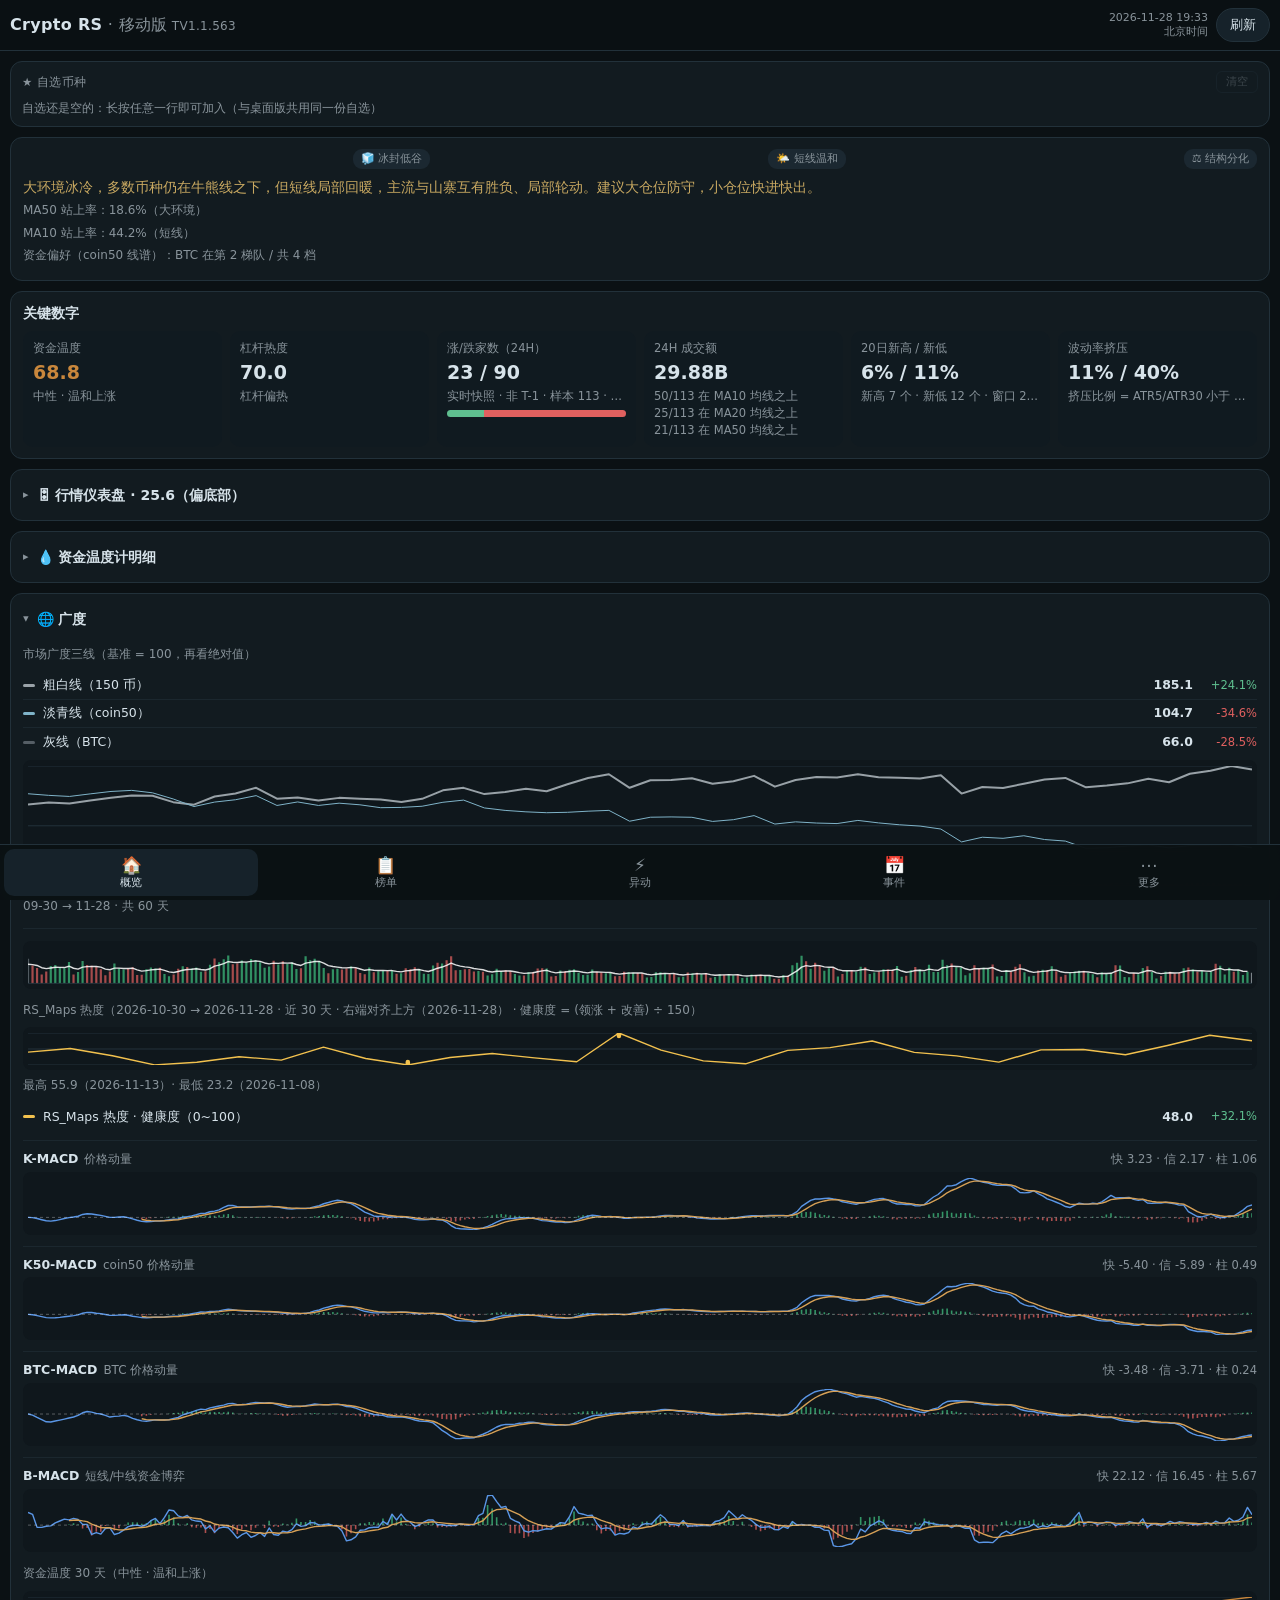
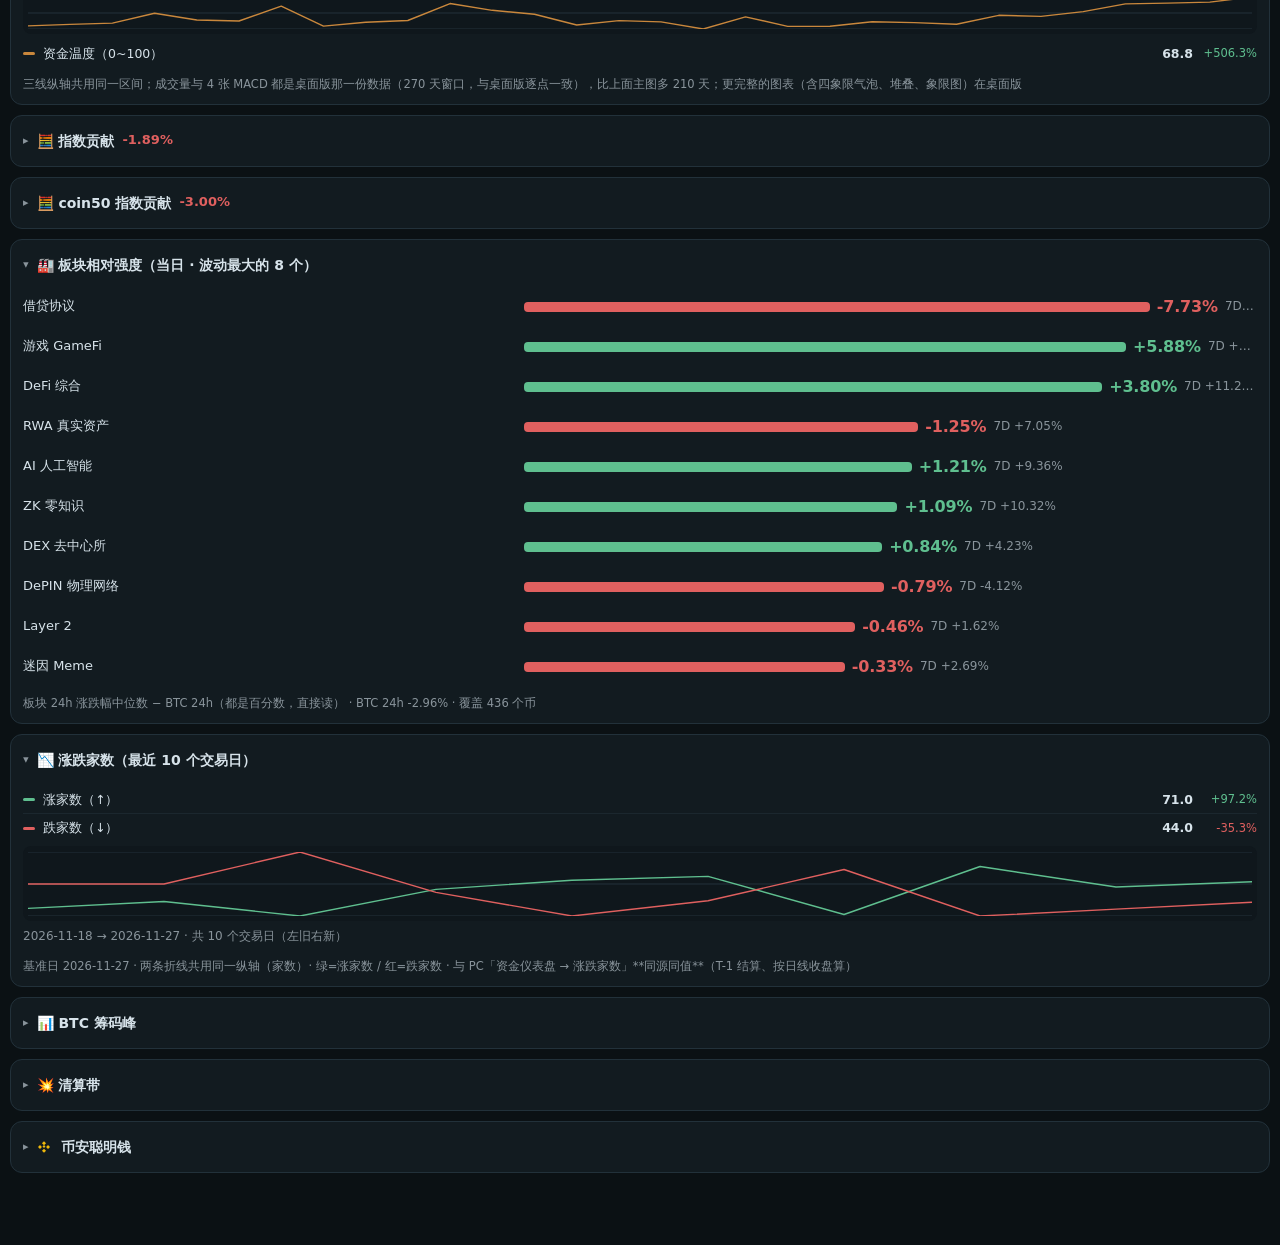
<file: index_m.html>
<!DOCTYPE html>
<html lang="zh-CN"><head><meta charset="utf-8">
<meta name="viewport" content="width=device-width,initial-scale=1,viewport-fit=cover,maximum-scale=5">
<meta name="theme-color" content="#0b1114">
<meta name="apple-mobile-web-app-capable" content="yes">
<meta name="mobile-web-app-capable" content="yes">
<title>Crypto RS 移动版 TV1.1.563</title>
<style>
:root{--bg:#0b1114;--card:#121b20;--line:#22313a;--text:#d7e3ea;--muted:#89949b;--gold:#c9a961;
--up:#5fbf8f;--down:#e0605f;--warn:#c9873c}
*{box-sizing:border-box;-webkit-tap-highlight-color:transparent}
html{-webkit-text-size-adjust:100%}
body{margin:0;background:var(--bg);color:var(--text);font:15px/1.45 -apple-system,BlinkMacSystemFont,
"Segoe UI","PingFang SC","Microsoft YaHei",system-ui,sans-serif;
overscroll-behavior-y:contain;padding-bottom:calc(58px + env(safe-area-inset-bottom))}
a{text-decoration:none;color:inherit}
button{font:inherit;color:inherit}
.top{position:sticky;top:0;z-index:40;display:flex;align-items:center;gap:8px;
padding:calc(8px + env(safe-area-inset-top)) 10px 8px;background:#0b1114ee;
border-bottom:1px solid var(--line);backdrop-filter:blur(10px)}
.top h1{flex:1 1 auto;margin:0;min-width:0;font-size:16px;font-weight:600;letter-spacing:.02em}
.top .when{flex:0 0 auto;font-size:11px;color:var(--muted);text-align:right;line-height:1.3}
/* 头部只保留「刷新」一个按钮（用户 2026-10-03 追加：刷新按钮还是要保留）——
   自选已经搬到下面的独立框，所以原来那两条只服务 ☆ 自选 chip 的 .ghost / .on 规则不再需要。*/
.top button{flex:0 0 auto;min-width:54px;height:34px;padding:0 10px;border-radius:17px;
border:1px solid var(--line);background:#16222a;font-size:13px}
.top button:active{background:#1d2a33;color:var(--gold)}
main{padding:10px 10px 4px}
/* ★ 自选币种框（用户第三十五轮第 1 条）：位置 = 头部之下，内容与格式同 PC 版，
   只把「一行到底」改成手机上自动换行（放不下就换行，不横向滚动）。*/
.watch{margin:0 0 10px;padding:9px 11px;border:1px solid var(--line);border-radius:12px;background:var(--card)}
.watch .whead{display:flex;align-items:center;justify-content:space-between;gap:8px;margin-bottom:6px}
.watch .wtitle{color:var(--muted);font-size:11.5px;letter-spacing:.04em}
.watch .wclear{border:1px solid var(--line);background:transparent;color:var(--muted);font-size:11px;
padding:2px 9px;border-radius:6px}
.watch .wclear:disabled{opacity:.35}
.watch .witems{display:flex;flex-wrap:wrap;align-items:center;gap:3px 9px;font-size:13px;line-height:1.5}
.watch .witem{display:inline-flex;align-items:center;gap:3px;padding:1px 3px;border-radius:6px}
.watch .witem:active{background:#1d2a33}
.watch .wstar{border:0;background:transparent;color:var(--gold);font-size:12px;line-height:1;padding:0 1px}
.watch .wname{color:var(--text);font-weight:600}
.watch .wchg{font-size:11.5px;font-variant-numeric:tabular-nums;color:var(--muted)}
.watch .wchg.up{color:var(--up)}.watch .wchg.down{color:var(--down)}
.watch .wspike{font-size:11.5px;font-variant-numeric:tabular-nums;color:var(--gold)}
.watch .wspike.up{color:var(--up)}
.watch .wsig{font-size:11.5px;font-weight:600}
.watch .wsig.up{color:var(--up)}.watch .wsig.down{color:var(--down)}.watch .wsig.hot{color:var(--gold)}
.watch .wmore{color:var(--muted);font-size:11px}
.watch .wrating{font-size:11px}
.watch .wempty{color:var(--muted);font-size:12px}
.page[hidden]{display:none}
.card{margin:0 0 10px;padding:11px 12px;border:1px solid var(--line);border-radius:12px;background:var(--card)}
.card h2{display:flex;align-items:center;gap:8px;margin:0 0 8px;font-size:14px;font-weight:600}
.card.hero h2{font-size:16px}
.card summary{display:flex;align-items:center;gap:8px;min-height:28px;font-size:14px;font-weight:600;
cursor:pointer;list-style:none;outline:0}
.card summary::-webkit-details-marker{display:none}
.card summary .arw{flex:0 0 auto;color:var(--muted);font-size:11px;font-style:normal;
transition:transform .15s ease}
.card[open] summary .arw{transform:rotate(90deg)}
.card[open] summary{margin-bottom:8px}
details.card{display:block}
details.card:not([open]){padding-bottom:11px}
.card .note{margin:8px 0 0;font-size:11.5px;color:var(--muted);line-height:1.5}
.card .tiny{margin:4px 0;font-size:12px;color:var(--muted);line-height:1.55}
.card .advice{margin:6px 0 0;font-size:13.5px;color:var(--gold);line-height:1.5}
.pill{margin-left:auto;padding:2px 8px;border-radius:9px;background:#1b2831;color:var(--muted);
font-size:11px;font-style:normal;font-weight:400}
.rows{display:flex;flex-direction:column}
.item{border-bottom:1px solid #1b272e}
.item:last-child{border-bottom:0}
.row{display:flex;align-items:center;gap:7px;min-height:46px;padding:6px 0;
-webkit-touch-callout:none;user-select:none}
.row .rk{flex:0 0 20px;color:#7c8890;font-size:13px;font-style:normal;text-align:right;
font-variant-numeric:tabular-nums}
.namebox{display:flex;flex-wrap:wrap;align-items:center;gap:4px;flex:0 0 auto;max-width:54%}
.row .coin{background:none;border:0;padding:0;font-size:16px;font-weight:600;line-height:1.2;text-align:left}
.row .mk{color:var(--gold);font-size:11px;font-style:normal;white-space:nowrap}
.starred .coin::after{content:'★';margin-left:3px;color:var(--gold);font-size:11px}
/* 币名控件（★ 自选栏 / 🌐 行业事件）：与榜单行那颗 `.coin` 按钮同一个行为 —— 点它展开详情。
   `display:contents` 让币名按钮与「点开后才建的详情块」都直接参与外层 flex 布局：
   按钮与其它小胶囊同行，详情块自己占满一行（外层容器都是 flex-wrap）。*/
.coinitem{display:contents}
.coinitem .coin{background:none;border:0;padding:0;font-size:13px;font-weight:600}
.coinitem .det,.det-row{flex:1 1 100%;min-width:0}   /* 详情独占一行（外层是 flex-wrap） */
.row .meta{flex:1 1 auto;min-width:0;overflow:hidden;color:var(--muted);font-size:12px;
white-space:nowrap;text-overflow:ellipsis}
.row .val{flex:0 0 auto;font-size:16px;font-weight:700;white-space:nowrap;
font-variant-numeric:tabular-nums;letter-spacing:-.01em}
.row .val.up{color:var(--up)}.row .val.down{color:var(--down)}.row .val.warn{color:var(--warn)}
/* ⚠️ 用户第四十一轮第 5 条「文字超出版面了」的根因：`.row .val` 是 `white-space:nowrap`，
   而「结论 / 成交额」这类 wide 值是一整句中文 ⇒ 会一路顶出卡片右边。这里允许换行。 */
.row .val.wide{font-weight:400;font-size:12.5px;color:var(--text);text-align:right;max-width:62%;white-space:normal;overflow-wrap:anywhere}
.row .k{flex:1 1 auto;min-width:0;font-size:13px;overflow:hidden;white-space:nowrap;text-overflow:ellipsis}
.row .sym{flex:0 0 40%;font-size:13px;overflow:hidden;white-space:nowrap;text-overflow:ellipsis}
.row.plain{min-height:40px}
.det{padding:2px 0 10px}
.dline{display:flex;gap:8px;padding:2px 0;font-size:12.5px;line-height:1.5}
.dline i{flex:0 0 38px;color:#6f7d85;font-style:normal}
.dline span{flex:1 1 auto;color:var(--text);word-break:break-word}
.dacts{display:flex;flex-wrap:wrap;gap:8px;margin-top:7px}
.dbtn{flex:0 0 auto;display:inline-flex;align-items:center;height:34px;padding:0 12px;border-radius:17px;
border:1px solid var(--line);background:#16222a;color:var(--text);font-size:12.5px;cursor:pointer}
.dbtn.star{border-color:#3c4b55}
/* ⚠️ 「只看自选」过滤已随顶栏按钮一起删掉（用户第三十五轮第 1 条）⇒ 两条 body.only-star 规则已删除。 */
.empty{margin:2px 0;font-size:12px;color:var(--muted)}
.stats{display:grid;grid-template-columns:repeat(auto-fit,minmax(150px,1fr));gap:8px}
.stat{display:flex;flex-direction:column;gap:2px;padding:9px 10px;border-radius:10px;background:#101a20}
.stat .k{font-size:11.5px;color:var(--muted)}
.stat .v{font-size:19px;font-weight:700;font-variant-numeric:tabular-nums}
.stat .v.warn{color:var(--warn)}
.stat .s{font-size:11.5px;color:var(--muted);overflow:hidden;white-space:nowrap;text-overflow:ellipsis}
.barslot{flex:0 0 56px;height:7px;border-radius:4px;background:#1b272e;overflow:hidden}
.bar{display:block;height:7px;border-radius:4px;background:var(--gold)}
.row .bar{flex:1 1 auto}
.row.plain .barslot{flex:1 1 auto;height:10px}
.row.plain .bar{height:10px}
.bar.up{background:var(--up)}.bar.down{background:var(--down)}.bar.warn{background:var(--warn)}
.split{display:flex;height:7px;border-radius:4px;overflow:hidden;background:#1b272e}
.split i{display:block;height:7px}
.split .up{background:var(--up)}.split .down{background:var(--down)}
.stat .split{margin-top:3px}
.row.plain.cur{background:#101c22;border-radius:8px}
.row.plain.cur .k{color:var(--gold);font-weight:600}
.spark{margin:4px 0 2px;padding:6px 5px 5px;border-radius:8px;background:#0f171c}
.spark svg{display:block;width:100%}
/* 📉 4 张 MACD 副图（用户第三十八轮）：每张 = 标题行（名称 · 副标题 + 三个最新读数）+ 图，
   图沿用 .spark 那块深底（与上面三线主图同一视觉），各张之间用一条细分割线隔开。 */
.mchart{margin-top:9px;padding-top:8px;border-top:1px solid #1b272e}
.mchart p.mtitle{display:flex;align-items:baseline;flex-wrap:wrap;gap:6px;
  margin:0;font-size:12px;color:var(--muted)}
.mchart p.mtitle b{color:#d7e3ea;font-size:12.5px}
.mchart .msub{color:var(--muted)}
.mchart .mval{margin-left:auto;font-variant-numeric:tabular-nums;color:var(--muted);font-size:11.5px}
.spark.macd{margin-top:3px}
.lgs{display:flex;flex-direction:column;margin-top:4px}
.lg{display:flex;align-items:center;gap:8px;min-height:28px;font-size:12.5px;border-bottom:1px solid #1b272e}
.lg:last-child{border-bottom:0}
.lg i{flex:0 0 auto;width:12px;height:3px;border-radius:2px}
.lg .val{margin-left:auto;font-weight:600;font-variant-numeric:tabular-nums}
.lg .meta{min-width:56px;text-align:right;color:var(--muted);font-size:11.5px}
.lg .meta.up{color:var(--up)}.lg .meta.down{color:var(--down)}
.qhd{display:flex;align-items:center;gap:7px;margin:12px 0 2px;font-size:13px;font-weight:600}
.qhd:first-child{margin-top:0}
/* 🧭 RS 四象限树图（用户第四十四轮）：四个象限竖着排，每块 = 「名称 + 个数 + 提示」一行 +
   一块树图（树图容器就是 PC 版 `.rs-quad` 的整块底色，格子绝对定位在百分比坐标上）。 */
.mquad{margin-top:11px}
.mquad:first-child{margin-top:0}
.mqhead{display:flex;align-items:baseline;flex-wrap:wrap;gap:6px;font-size:12.5px}
.mqhead b{font-weight:600}
.mqhead em{font-style:normal;font-weight:700;color:#fff}
.mqhead span{color:var(--muted);font-size:11px}
.mqbody{position:relative;margin-top:5px;height:170px;border:1px solid var(--line);border-radius:8px;
  overflow:hidden;background:var(--quad)}
.mtile{position:absolute;box-sizing:border-box;border:1px solid rgba(4,10,14,.45);border-radius:4px;
  padding:1px 3px;overflow:hidden;display:flex;flex-direction:column;justify-content:center;
  align-items:center;gap:0;text-align:center;line-height:1.1;text-decoration:none}
.mtile b{font-size:11px;font-weight:700;max-width:100%;overflow:hidden;text-overflow:ellipsis}
.mtile span{font-size:10px;font-variant-numeric:tabular-nums;opacity:.9}
.mtile-none{padding:0}
.qhd i{flex:0 0 auto;width:8px;height:8px;border-radius:4px}
.qhd .cnt{margin-left:auto;color:var(--muted);font-size:11.5px;font-weight:400}
.ev{display:flex;flex-wrap:wrap;gap:6px;align-items:baseline;padding:8px 0;border-bottom:1px solid #1b272e}
.ev:last-child{border-bottom:0}
.ev .evt{flex:1 1 100%;font-size:13.5px}
.ev .evc{display:flex;flex-wrap:wrap;gap:6px;font-size:12.5px;font-weight:600}
.ev .evn{flex:1 1 100%;font-size:11.5px;color:var(--muted)}
.ev .evl{font-size:11.5px;color:var(--gold)}
.chipsvg{margin:6px 0 2px;padding:6px 6px 2px;border-radius:8px;background:#0f171c}
.chipsvg svg{display:block;width:100%;height:auto}
.lgset{display:flex;flex-wrap:wrap;align-items:center;gap:6px;margin:7px 0 0;font-size:11.5px;color:var(--muted)}
.lgd{flex:0 0 auto;width:9px;height:9px;border-radius:2px}
.lgd.up{background:#3fbf7f}.lgd.down{background:#e0605f}
.lgd.wall{background:#8fa3ad;box-shadow:0 0 0 1.5px #0a0e11 inset}
.tone-up{color:var(--up);font-style:normal;font-size:11px}
.tone-down{color:var(--down);font-style:normal;font-size:11px}
.split-line{display:flex;align-items:center;gap:8px;margin:8px 0;color:var(--gold);font-size:12px}
.split-line::before,.split-line::after{content:'';flex:1 1 auto;height:0;border-top:1px dashed #6b7a83}
/* 📊 BTC 筹码峰下边的「支撑 / 压力墙」（用户第四十一轮第 2 条）：一堵墙一行，
   徽标 + 价位 + 右对齐的「强度 · BTC 数量」—— 手机上比原来那种一行三个括号的长句好读得多。 */
.walls{margin-top:6px;display:flex;flex-direction:column;gap:4px}
.wrow{display:flex;align-items:baseline;gap:6px;font-size:12px}
.wt{flex:0 0 auto;font-style:normal;font-size:10.5px;padding:1px 6px;border-radius:6px}
.wt.up{background:#123024;color:#78c79b}
.wt.down{background:#33191b;color:#e08585}
.wt.now{background:#2c2a18;color:#d8c37a}
.wp{flex:0 0 auto;font-weight:600;font-variant-numeric:tabular-nums}
.wv{margin-left:auto;color:var(--muted);font-size:11.5px;white-space:nowrap}
.lgd.sum{background:#c9a961}
/* 💧 资金温度计明细（用户第四十一轮第 5 条「参考 pc 版加一些颜色和重点标识」）：
   大字温度 + 阶段徽标（阶段色）+ 换手率档位色 + ETF 各列按流向红绿。 */
.caphead{display:flex;align-items:baseline;flex-wrap:wrap;gap:7px;margin:0 0 8px}
.caphead b{font-size:24px;font-weight:700;font-variant-numeric:tabular-nums;line-height:1}
.caphead .cunit{color:var(--muted);font-size:12px}
.caphead em{font-style:normal;font-size:12px;font-weight:600;padding:2px 8px;
  border:1px solid currentColor;border-radius:9px}
.caphead .ctrend{margin-left:auto;color:var(--muted);font-size:11.5px}
.concl{display:flex;gap:6px;margin:9px 0 0;font-size:12.5px;line-height:1.55;color:var(--text)}
.concl i{flex:0 0 auto;color:var(--gold);font-style:normal;font-weight:600}
.erow{display:flex;align-items:baseline;gap:6px;padding:7px 0 1px;font-size:12.5px;
  border-top:1px solid #1b272e}
.erow .ek{flex:0 0 auto;font-weight:600}
.erow .ev{flex:0 0 auto;font-weight:600;font-variant-numeric:tabular-nums}
.erow .ed{margin-left:auto;color:var(--muted);font-size:11px;white-space:nowrap}
.esub{display:flex;gap:10px;padding-bottom:5px;color:var(--muted);font-size:11.5px}
.esub b{font-weight:600}
.erow .ev.up,.esub b.up{color:var(--up)}
.erow .ev.down,.esub b.down{color:var(--down)}
/* 🧮 两张「指数贡献」卡（用户第四十三轮）：标题后跟**当日总涨跌**、分组头跟**该侧全部合计**
   —— 两个数能直接对上（up_all + down_all = index_pct），列表只列前 N 名由行尾那个「前 N / 共 M」说明。 */
.card summary .isum{font-size:13px;font-weight:600;font-variant-numeric:tabular-nums}
.card summary .isum.up{color:var(--up)}
.card summary .isum.down{color:var(--down)}
.qhd .qsum{font-size:12.5px;font-weight:600;font-variant-numeric:tabular-nums}
.qhd .qsum em{font-style:normal;font-weight:400;font-size:11px;color:var(--muted)}
.qhd .qsum.up{color:var(--up)}
.qhd .qsum.down{color:var(--down)}
.tabs{position:fixed;left:0;right:0;bottom:0;z-index:50;display:flex;
padding:4px 4px calc(4px + env(safe-area-inset-bottom));background:#0b1114f2;
border-top:1px solid var(--line);backdrop-filter:blur(10px)}
.tabs button{flex:1 1 0;min-width:0;padding:6px 2px;border:0;border-radius:10px;background:transparent;
color:var(--muted);font-size:11px;line-height:1.25;white-space:nowrap;overflow:hidden}
.tabs button .ic{display:block;font-size:17px}
.tabs button.on{color:var(--text);background:#16222a}
.tabs button.on .ic{color:var(--gold)}
.menu{position:fixed;z-index:9999;min-width:172px;max-width:64vw;padding:6px;border-radius:12px;
border:1px solid #2c3a42;background:#0f181e;box-shadow:0 14px 30px #000b}
.menu .mh{padding:7px 9px 6px;color:var(--muted);font-size:11.5px;border-bottom:1px solid #22313a;
margin-bottom:4px;white-space:nowrap;overflow:hidden;text-overflow:ellipsis}
.menu button{display:block;width:100%;min-height:40px;padding:9px;text-align:left;border:0;border-radius:8px;
background:transparent;font-size:13.5px}
.menu button:active{background:#1d2a33}
/* coin50 小图标（2026-10-07 第 72 轮）：与桌面版 `.coin50-mark` 一字不差 —— 金色圆环圈住 50 */
.coin50-mark{color:#c9a961;font-size:11px;font-style:normal;margin-left:6px}
.coin50-mark .coin50-ring{display:inline-flex;align-items:center;justify-content:center;
  width:1.45em;height:1.45em;vertical-align:1.5px;border:1px solid currentColor;
  border-radius:50%;box-sizing:border-box;letter-spacing:normal}
.toast{position:fixed;left:50%;bottom:calc(74px + env(safe-area-inset-bottom));z-index:9999;
transform:translateX(-50%) translateY(8px);padding:9px 14px;border-radius:20px;background:#1d2a33;
color:var(--text);font-size:12.5px;max-width:86vw;text-align:center;
box-shadow:0 10px 24px #000a;opacity:0;transition:opacity .18s,transform .18s;pointer-events:none}
.toast.show{opacity:1;transform:translateX(-50%)}</style></head><body>
<header class="top"><h1>Crypto RS<span style="color:#89949b;font-weight:400"> · 移动版</span><span style="color:#89949b;font-weight:400;font-size:12px" title="测试版 TV1.1.563 ｜ 第 563 次修改（每次提交自动 +1） ｜ 修改于 2026-11-28 10:50 ｜ feat: 宏观事件栏再加两个免费源（ForexFactory 周历 + 美联储 FOMC 官方日历）"> TV1.1.563</span></h1><span class="when">2026-11-28 19:33<br>北京时间</span><button type="button" id="reload">刷新</button></header>
<main><section class="watch" id="watchlist-bar"><div class="whead"><span class="wtitle">★ 自选币种</span><button type="button" class="wclear" id="watchlist-clear" disabled>清空</button></div><div class="witems" id="watchlist-items"><span class="wempty">自选还是空的</span></div></section><section class="page" id="page-home"><section class="card hero"><h2><i class="pill">🧊 冰封低谷</i> <i class="pill">🌤️ 短线温和</i> <i class="pill">⚖️ 结构分化</i></h2><p class="advice">大环境冰冷，多数币种仍在牛熊线之下，但短线局部回暖，主流与山寨互有胜负、局部轮动。建议大仓位防守，小仓位快进快出。</p><p class="tiny">MA50 站上率：18.6%（大环境）</p><p class="tiny">MA10 站上率：44.2%（短线）</p><p class="tiny">资金偏好（coin50 线谱）：BTC 在第 2 梯队 / 共 4 档</p></section><section class="card"><h2>关键数字</h2><div class="stats"><div class="stat"><span class="k">资金温度</span><span class="v warn">68.8</span><span class="s">中性 · 温和上涨</span></div><div class="stat"><span class="k">杠杆热度</span><span class="v">70.0</span><span class="s">杠杆偏热</span></div><div class="stat"><span class="k">涨/跌家数（24H）</span><span class="v">23 / 90</span><span class="s">实时快照 · 非 T-1 · 样本 113 · 中位 -4.20%</span><span class="split"><i class="up" style="width:20.4%"></i><i class="down" style="width:79.6%"></i></span></div><div class="stat"><span class="k">24H 成交额</span><span class="v">29.88B</span><span class="s">50/113 在 MA10 均线之上<br>25/113 在 MA20 均线之上<br>21/113 在 MA50 均线之上</span></div><div class="stat"><span class="k">20日新高 / 新低</span><span class="v">6% / 11%</span><span class="s">新高 7 个 · 新低 12 个 · 窗口 20 根</span></div><div class="stat"><span class="k">波动率挤压</span><span class="v">11% / 40%</span><span class="s">挤压比例 = ATR5/ATR30 小于 0.6 的标的占比 · 临界 40% 以上算变盘临界</span></div></div></section><details class="card"><summary><i class="arw">▸</i>🎛 行情仪表盘 · 25.6（偏底部）</summary><div class="rows"><div class="row plain"><span class="k">链上估值</span><span class="bar" style="width:29.2%"></span><span class="val">29.2</span></div><div class="row plain"><span class="k">情绪</span><span class="bar" style="width:10.0%"></span><span class="val">10.0</span></div><div class="row plain"><span class="k">流动性</span><span class="bar" style="width:35.9%"></span><span class="val">35.9</span></div><div class="row plain"><span class="k">市场广度</span><span class="bar" style="width:28.3%"></span><span class="val">28.3</span></div></div><p class="note">链上估值 / 情绪 / 流动性 / 市场广度 加权</p></details><details class="card"><summary><i class="arw">▸</i>💧 资金温度计明细</summary><div class="rows"><div class="caphead"><b style="color:#66bb6a">68.8</b><span class="cunit">/ 100</span><em style="color:#66bb6a">温和上涨</em><span class="ctrend">↑ 升温</span></div><div class="row plain"><span class="k">温度分档</span><span class="val wide">中性</span></div><div class="row plain"><span class="k">阶段</span><span class="val" style="color:#66bb6a">温和上涨</span></div><div class="row plain"><span class="k">换手率</span><span class="val" style="color:#43a047">0.95×</span><span class="meta">正常</span></div><div class="row plain"><span class="k">24H 成交额</span><span class="val wide">72.68B（2026-11-27）</span></div><div class="erow"><span class="ek">BTC ETF</span><span class="ev down">-3.89 亿</span><span class="ed">流出↓（30 日） · 2026-11-27</span></div><div class="esub"><span>5 日 <b class="down">-23.13 亿</b></span><span>30 日 <b class="down">-57.61 亿</b></span></div><div class="erow"><span class="ek">ETH ETF</span><span class="ev down">-0.69 亿</span><span class="ed">流出↓（30 日） · 2026-11-27</span></div><div class="esub"><span>5 日 <b class="down">-3.84 亿</b></span><span>30 日 <b class="down">-20.79 亿</b></span></div><p class="concl"><i>【结论】</i><span>市场温和上涨，资金逐步进场，可轻仓跟随。</span></p><p class="tiny" style="margin-top:10px">💥 每日爆仓（Hyperliquid 全市场）2026-11-27（UTC）· 0xArchive · Hyperliquid 全市场</p><div class="row plain"><span class="val">总 0.63 亿</span><span class="val up">多头 0.44 亿</span>· <span class="val down">空头 0.19 亿</span><span class="val up">↑ 较前一日 +0.25 亿</span></div><p class="tiny">10,735 次强平 · 179 个币种</p><p class="tiny">只统计已走完的 UTC 日；爆仓额 = 多/空被强平的名义金额（USD）</p></div></details><details class="card" open><summary><i class="arw">▸</i>🌐 广度</summary><div class="rows"><p class="tiny">市场广度三线（基准 = 100，再看绝对值）</p><div class="lgs"><div class="lg"><i style="background:rgba(206,215,221,0.72)"></i><span>粗白线（150 币）</span><span class="val">185.1</span><span class="meta up">+24.1%</span></div><div class="lg"><i style="background:#7FB3C8"></i><span>淡青线（coin50）</span><span class="val">104.7</span><span class="meta down">-34.6%</span></div><div class="lg"><i style="background:rgba(140,150,158,0.55)"></i><span>灰线（BTC）</span><span class="val">66.0</span><span class="meta down">-28.5%</span></div></div><div class="spark"><svg viewBox="0 0 100 119.6" height="119.6" preserveAspectRatio="none" role="img"><line x1="0" y1="0.0" x2="100" y2="0.0" stroke="#22313a" stroke-width="1" vector-effect="non-scaling-stroke"/><line x1="0" y1="59.8" x2="100" y2="59.8" stroke="#22313a" stroke-width="1" vector-effect="non-scaling-stroke"/><line x1="0" y1="119.6" x2="100" y2="119.6" stroke="#22313a" stroke-width="1" vector-effect="non-scaling-stroke"/><polyline points="0.00,38.48 1.69,36.53 3.39,37.56 5.08,34.50 6.78,31.86 8.47,29.52 10.17,29.68 11.86,36.15 13.56,38.66 15.25,30.49 16.95,27.57 18.64,21.77 20.34,32.65 22.03,31.58 23.73,34.57 25.42,31.87 27.12,32.85 28.81,33.57 30.51,36.03 32.20,32.86 33.90,24.34 35.59,21.84 37.29,28.12 38.98,25.99 40.68,22.73 42.37,25.18 44.07,18.28 45.76,12.05 47.46,8.23 49.15,21.81 50.85,14.21 52.54,14.01 54.24,12.34 55.93,17.81 57.63,15.32 59.32,9.87 61.02,20.66 62.71,13.98 64.41,11.01 66.10,11.56 67.80,8.32 69.49,11.23 71.19,11.77 72.88,12.46 74.58,9.26 76.27,27.61 77.97,21.04 79.66,21.97 81.36,17.73 83.05,13.53 84.75,11.92 86.44,21.30 88.14,19.58 89.83,17.36 91.53,12.69 93.22,16.23 94.92,7.71 96.61,4.71 98.31,0.00 100.00,3.48" fill="none" stroke="rgba(206,215,221,0.72)" stroke-width="2" stroke-linejoin="round" vector-effect="non-scaling-stroke"/><polyline points="0.00,27.76 1.69,29.35 3.39,30.45 5.08,27.89 6.78,25.47 8.47,24.39 10.17,26.80 11.86,32.95 13.56,40.54 15.25,36.08 16.95,33.74 18.64,29.62 20.34,39.46 22.03,35.95 23.73,39.45 25.42,37.18 27.12,38.81 28.81,41.70 30.51,41.40 32.20,40.25 33.90,36.28 35.59,34.11 37.29,41.94 38.98,44.40 40.68,45.84 42.37,46.71 44.07,46.31 45.76,45.18 47.46,44.38 49.15,55.21 50.85,51.23 52.54,50.93 54.24,51.29 55.93,55.43 57.63,53.69 59.32,49.61 61.02,58.06 62.71,55.85 64.41,57.04 66.10,57.57 67.80,54.42 69.49,56.90 71.19,58.77 72.88,60.08 74.58,63.05 76.27,75.91 77.97,71.23 79.66,72.32 81.36,69.75 83.05,73.52 84.75,75.07 86.44,82.32 88.14,81.78 89.83,79.96 91.53,78.87 93.22,81.89 94.92,79.50 96.61,79.22 98.31,78.55 100.00,81.70" fill="none" stroke="#7FB3C8" stroke-width="1" stroke-linejoin="round" vector-effect="non-scaling-stroke"/><polyline points="0.00,93.84 1.69,92.50 3.39,92.86 5.08,92.61 6.78,90.71 8.47,91.53 10.17,91.76 11.86,94.15 13.56,95.85 15.25,94.91 16.95,94.52 18.64,93.68 20.34,95.74 22.03,94.33 23.73,95.92 25.42,95.33 27.12,95.99 28.81,96.12 30.51,95.46 32.20,95.65 33.90,94.48 35.59,93.33 37.29,96.20 38.98,96.43 40.68,96.77 42.37,97.55 44.07,97.54 45.76,96.73 47.46,96.26 49.15,99.85 50.85,100.56 52.54,100.34 54.24,99.49 55.93,101.13 57.63,100.43 59.32,97.18 61.02,101.93 62.71,102.19 64.41,102.16 66.10,102.29 67.80,101.74 69.49,103.44 71.19,103.21 72.88,106.00 74.58,109.41 76.27,113.93 77.97,112.65 79.66,113.14 81.36,113.07 83.05,115.12 84.75,116.30 86.44,119.60 88.14,118.21 89.83,117.08 91.53,117.08 93.22,118.64 94.92,117.95 96.61,117.83 98.31,118.54 100.00,119.42" fill="none" stroke="rgba(140,150,158,0.55)" stroke-width="1" stroke-linejoin="round" vector-effect="non-scaling-stroke" stroke-dasharray="3 2.4"/></svg></div><p class="tiny">09-30 → 11-28 · 共 60 天</p><div class="mchart"><div class="spark"><svg viewBox="0 0 100 36.4" height="36.4" preserveAspectRatio="none" role="img"><path d="M1.86,36.40V19.07M2.23,36.40V18.10M2.60,36.40V20.62M2.97,36.40V21.16M3.35,36.40V15.11M4.09,36.40V24.97M4.46,36.40V13.93M7.06,36.40V16.53M7.43,36.40V21.16M7.81,36.40V22.43M9.67,36.40V22.26M10.04,36.40V20.50M10.41,36.40V21.54M11.15,36.40V26.91M11.52,36.40V29.37M12.64,36.40V19.26M13.38,36.40V21.47M13.75,36.40V20.57M14.13,36.40V24.86M14.87,36.40V17.82M15.61,36.40V15.28M15.99,36.40V12.17M16.36,36.40V8.40M17.47,36.40V13.58M17.84,36.40V15.24M18.22,36.40V12.00M18.59,36.40V13.23M18.96,36.40V15.25M19.33,36.40V20.73M19.70,36.40V19.54M20.45,36.40V17.42M21.19,36.40V16.94M21.56,36.40V15.43M21.93,36.40V22.02M22.68,36.40V9.33M23.05,36.40V13.18M23.42,36.40V11.83M23.79,36.40V13.96M24.16,36.40V21.00M24.91,36.40V22.35M25.28,36.40V21.83M26.39,36.40V19.55M27.88,36.40V20.43M28.62,36.40V24.34M29.00,36.40V23.64M29.74,36.40V23.51M30.48,36.40V26.26M31.97,36.40V22.12M32.34,36.40V26.77M32.71,36.40V27.12M33.09,36.40V18.61M33.83,36.40V16.56M35.32,36.40V22.89M36.80,36.40V24.04M37.55,36.40V28.59M37.92,36.40V27.37M38.29,36.40V21.80M38.66,36.40V24.36M39.78,36.40V27.12M40.15,36.40V28.41M40.89,36.40V25.12M42.38,36.40V21.47M43.49,36.40V23.50M44.24,36.40V22.79M44.61,36.40V22.34M44.98,36.40V25.70M45.35,36.40V27.93M45.72,36.40V27.81M46.10,36.40V22.56M47.21,36.40V26.38M47.58,36.40V25.85M49.07,36.40V24.92M49.44,36.40V25.70M50.56,36.40V30.59M50.93,36.40V29.95M51.30,36.40V25.19M51.67,36.40V25.37M52.04,36.40V26.06M53.16,36.40V30.23M53.53,36.40V29.68M54.28,36.40V26.36M55.02,36.40V27.03M56.13,36.40V30.01M56.51,36.40V27.32M57.25,36.40V27.08M57.62,36.40V28.33M58.36,36.40V31.03M58.74,36.40V30.42M59.11,36.40V27.55M60.22,36.40V28.87M60.59,36.40V28.70M61.71,36.40V28.18M62.45,36.40V18.33M62.83,36.40V15.72M63.20,36.40V8.77M63.94,36.40V21.77M65.06,36.40V23.68M65.43,36.40V21.18M66.17,36.40V29.62M66.91,36.40V23.71M67.66,36.40V24.69M68.03,36.40V19.78M68.77,36.40V26.94M69.14,36.40V25.45M69.89,36.40V22.35M71.00,36.40V18.90M71.38,36.40V29.75M72.12,36.40V22.92M72.86,36.40V22.52M73.23,36.40V24.82M73.61,36.40V17.68M73.98,36.40V24.97M74.35,36.40V25.03M74.72,36.40V12.72M75.09,36.40V18.19M75.84,36.40V20.33M76.21,36.40V20.27M76.58,36.40V28.19M76.95,36.40V26.38M78.07,36.40V20.64M78.44,36.40V21.70M79.18,36.40V29.51M79.55,36.40V29.05M79.93,36.40V22.93M81.41,36.40V25.18M81.78,36.40V29.45M82.16,36.40V28.71M82.90,36.40V22.87M83.64,36.40V19.27M85.13,36.40V25.81M85.50,36.40V24.58M85.87,36.40V23.67M86.62,36.40V26.06M86.99,36.40V27.33M87.73,36.40V25.53M88.10,36.40V26.78M88.48,36.40V25.79M89.22,36.40V18.39M89.59,36.40V30.12M89.96,36.40V30.17M90.71,36.40V27.21M91.08,36.40V21.03M91.82,36.40V25.02M92.19,36.40V31.57M92.94,36.40V24.69M94.42,36.40V21.34M95.17,36.40V22.55M95.91,36.40V23.89M96.28,36.40V25.31M96.65,36.40V24.42M97.40,36.40V18.63M97.77,36.40V27.45M98.14,36.40V20.67M98.88,36.40V22.81M99.26,36.40V28.13M99.63,36.40V24.82" stroke="rgba(63,191,127,0.72)" stroke-width="2.2" vector-effect="non-scaling-stroke" fill="none"/><path d="M0.37,36.40V18.61M0.74,36.40V21.06M1.12,36.40V27.56M1.49,36.40V24.43M3.72,36.40V27.39M4.83,36.40V18.02M5.20,36.40V18.69M5.58,36.40V19.64M5.95,36.40V22.21M6.32,36.40V28.24M6.69,36.40V24.45M8.18,36.40V21.54M8.55,36.40V20.33M8.92,36.40V28.05M9.29,36.40V27.75M10.78,36.40V20.88M11.90,36.40V27.43M12.27,36.40V21.77M13.01,36.40V20.13M14.50,36.40V24.31M15.24,36.40V11.49M16.73,36.40V17.29M17.10,36.40V16.45M20.07,36.40V13.87M20.82,36.40V14.25M22.30,36.40V21.38M24.54,36.40V26.34M25.65,36.40V22.43M26.02,36.40V21.48M26.77,36.40V21.02M27.14,36.40V25.95M27.51,36.40V27.31M28.25,36.40V25.23M29.37,36.40V23.68M30.11,36.40V26.85M30.86,36.40V21.14M31.23,36.40V22.30M31.60,36.40V20.32M33.46,36.40V15.77M34.20,36.40V13.17M34.57,36.40V9.25M34.94,36.40V23.25M35.69,36.40V22.36M36.06,36.40V21.93M36.43,36.40V24.50M37.17,36.40V24.80M39.03,36.40V23.17M39.41,36.40V23.96M40.52,36.40V28.63M41.26,36.40V24.98M41.64,36.40V21.60M42.01,36.40V21.36M42.75,36.40V29.44M43.12,36.40V29.11M43.87,36.40V24.23M46.47,36.40V24.76M46.84,36.40V25.37M47.96,36.40V29.38M48.33,36.40V29.07M48.70,36.40V24.84M49.81,36.40V26.10M50.19,36.40V26.16M52.42,36.40V26.74M52.79,36.40V26.46M53.90,36.40V25.54M54.65,36.40V25.64M55.39,36.40V25.93M55.76,36.40V30.78M56.88,36.40V27.64M57.99,36.40V27.50M59.48,36.40V27.95M59.85,36.40V27.75M60.97,36.40V31.78M61.34,36.40V31.85M62.08,36.40V28.84M63.57,36.40V14.23M64.31,36.40V15.82M64.68,36.40V19.00M65.80,36.40V20.50M66.54,36.40V26.91M67.29,36.40V23.31M68.40,36.40V20.32M69.52,36.40V24.66M70.26,36.40V22.53M70.63,36.40V22.82M71.75,36.40V28.73M72.49,36.40V20.09M75.46,36.40V16.43M77.32,36.40V18.29M77.70,36.40V21.84M78.81,36.40V17.49M80.30,36.40V24.87M80.67,36.40V19.64M81.04,36.40V17.16M82.53,36.40V23.55M83.27,36.40V22.90M84.01,36.40V24.34M84.39,36.40V29.67M84.76,36.40V27.85M86.25,36.40V23.74M87.36,36.40V30.16M88.85,36.40V18.35M90.33,36.40V25.92M91.45,36.40V19.25M92.57,36.40V29.08M93.31,36.40V24.65M93.68,36.40V26.63M94.05,36.40V25.68M94.80,36.40V20.39M95.54,36.40V24.64M97.03,36.40V16.75M98.51,36.40V24.67" stroke="rgba(224,96,95,0.72)" stroke-width="2.2" vector-effect="non-scaling-stroke" fill="none"/><path d="M0.00,36.40V11.66" stroke="rgba(137,148,155,0.55)" stroke-width="2.2" vector-effect="non-scaling-stroke" fill="none"/><path d="M100.00,36.40V25.88" stroke="rgba(214,222,227,0.55)" stroke-width="2.2" vector-effect="non-scaling-stroke" fill="none"/><polyline points="0.00,17.29 0.37,17.62 0.74,18.48 1.12,20.75 1.49,21.67 1.86,21.02 2.23,20.29 2.60,20.37 2.97,20.57 3.35,19.21 3.72,21.25 4.09,22.18 4.46,20.12 4.83,19.59 5.20,19.37 5.58,19.44 5.95,20.13 6.32,22.16 6.69,22.73 7.06,21.18 7.43,21.18 7.81,21.49 8.18,21.50 8.55,21.21 8.92,22.92 9.29,24.13 9.67,23.66 10.04,22.87 10.41,22.54 10.78,22.12 11.15,23.32 11.52,24.83 11.90,25.48 12.27,24.55 12.64,23.23 13.01,22.46 13.38,22.21 13.75,21.80 14.13,22.56 14.50,23.00 14.87,21.71 15.24,19.15 15.61,18.19 15.99,16.68 16.36,14.61 16.73,15.28 17.10,15.57 17.47,15.07 17.84,15.12 18.22,14.34 18.59,14.06 18.96,14.36 19.33,15.95 19.70,16.85 20.07,16.10 20.45,16.43 20.82,15.89 21.19,16.15 21.56,15.97 21.93,17.48 22.30,18.46 22.68,16.17 23.05,15.43 23.42,14.53 23.79,14.39 24.16,16.04 24.54,18.61 24.91,19.55 25.28,20.12 25.65,20.70 26.02,20.89 26.39,20.56 26.77,20.67 27.14,21.99 27.51,23.32 27.88,22.60 28.25,23.26 28.62,23.53 29.00,23.56 29.37,23.59 29.74,23.57 30.11,24.39 30.48,24.85 30.86,23.93 31.23,23.52 31.60,22.72 31.97,22.57 32.34,23.62 32.71,24.49 33.09,23.02 33.46,21.21 33.83,20.05 34.20,18.33 34.57,16.06 34.94,17.85 35.32,19.11 35.69,19.93 36.06,20.43 36.43,21.45 36.80,22.09 37.17,22.77 37.55,24.23 37.92,25.01 38.29,24.21 38.66,24.25 39.03,23.98 39.41,23.97 39.78,24.76 40.15,25.67 40.52,26.41 40.89,26.09 41.26,25.81 41.64,24.76 42.01,23.91 42.38,23.30 42.75,24.83 43.12,25.90 43.49,25.30 43.87,25.03 44.24,24.47 44.61,23.94 44.98,24.38 45.35,25.26 45.72,25.90 46.10,25.07 46.47,24.99 46.84,25.09 47.21,25.41 47.58,25.52 47.96,26.49 48.33,27.13 48.70,26.56 49.07,26.15 49.44,26.04 49.81,26.05 50.19,26.08 50.56,27.21 50.93,27.89 51.30,27.22 51.67,26.76 52.04,26.58 52.42,26.62 52.79,26.58 53.16,27.49 53.53,28.04 53.90,27.42 54.28,27.15 54.65,26.77 55.02,26.84 55.39,26.61 55.76,27.65 56.13,28.24 56.51,28.01 56.88,27.92 57.25,27.71 57.62,27.86 57.99,27.77 58.36,28.59 58.74,29.04 59.11,28.67 59.48,28.49 59.85,28.30 60.22,28.45 60.59,28.51 60.97,29.33 61.34,29.96 61.71,29.51 62.08,29.34 62.45,26.59 62.83,23.87 63.20,20.10 63.57,18.63 63.94,19.41 64.31,18.51 64.68,18.64 65.06,19.90 65.43,20.22 65.80,20.29 66.17,22.62 66.54,23.69 66.91,23.70 67.29,23.60 67.66,23.87 68.03,22.85 68.40,22.22 68.77,23.40 69.14,23.91 69.52,24.10 69.89,23.66 70.26,23.38 70.63,23.24 71.00,22.15 71.38,24.05 71.75,25.22 72.12,24.65 72.49,23.51 72.86,23.26 73.23,23.65 73.61,22.16 73.98,22.86 74.35,23.40 74.72,20.73 75.09,20.10 75.46,19.18 75.84,19.47 76.21,19.67 76.58,21.80 76.95,22.94 77.32,21.78 77.70,21.80 78.07,21.51 78.44,21.56 78.81,20.54 79.18,22.78 79.55,24.35 79.93,24.00 80.30,24.21 80.67,23.07 81.04,21.59 81.41,22.49 81.78,24.23 82.16,25.35 82.53,24.90 82.90,24.39 83.27,24.02 83.64,22.83 84.01,23.21 84.39,24.82 84.76,25.58 85.13,25.64 85.50,25.37 85.87,24.95 86.25,24.65 86.62,25.00 86.99,25.58 87.36,26.73 87.73,26.43 88.10,26.51 88.48,26.33 88.85,24.34 89.22,22.85 89.59,24.67 89.96,26.04 90.33,26.01 90.71,26.31 91.08,24.99 91.45,23.56 91.82,23.92 92.19,25.84 92.57,26.65 92.94,26.16 93.31,25.78 93.68,25.99 94.05,25.91 94.42,24.77 94.80,23.68 95.17,23.40 95.54,23.71 95.91,23.75 96.28,24.14 96.65,24.21 97.03,22.35 97.40,21.42 97.77,22.92 98.14,22.36 98.51,22.94 98.88,22.91 99.26,24.21 99.63,24.36" fill="none" stroke="rgba(255,255,255,0.85)" stroke-width="1.4" stroke-linejoin="round" vector-effect="non-scaling-stroke"/><line x1="0" y1="36.40" x2="100" y2="36.40" stroke="#22313a" stroke-width="1" vector-effect="non-scaling-stroke"/></svg></div></div><p class="tiny" style="margin-top:10px">RS_Maps 热度（2026-10-30 → 2026-11-28 · 近 30 天 · 右端对齐上方（2026-11-28） · 健康度 = (领涨 + 改善) ÷ 150）</p><div class="spark"><svg viewBox="0 0 100 32" height="32" preserveAspectRatio="none" role="img"><line x1="0" y1="0.0" x2="100" y2="0.0" stroke="#22313a" stroke-width="1" vector-effect="non-scaling-stroke"/><line x1="0" y1="16.0" x2="100" y2="16.0" stroke="#22313a" stroke-width="1" vector-effect="non-scaling-stroke"/><line x1="0" y1="32.0" x2="100" y2="32.0" stroke="#22313a" stroke-width="1" vector-effect="non-scaling-stroke"/><polyline points="0.00,19.16 3.45,15.46 6.90,22.75 10.34,31.89 13.79,29.28 17.24,23.72 20.69,27.10 24.14,14.15 27.59,25.47 31.03,32.00 34.48,24.49 37.93,20.46 41.38,24.92 44.83,28.73 48.28,0.00 51.72,17.09 55.17,27.86 58.62,30.81 62.07,17.42 65.52,14.58 68.97,8.05 72.41,19.37 75.86,22.86 79.31,29.17 82.76,16.87 86.21,16.44 89.66,21.77 93.10,12.52 96.55,2.28 100.00,7.73" fill="none" stroke="#f2c14e" stroke-width="1.4" stroke-linejoin="round" vector-effect="non-scaling-stroke"/><line x1="48.28" y1="0.00" x2="48.28" y2="3.00" stroke="#f2c14e" stroke-width="4.5" stroke-linecap="round" vector-effect="non-scaling-stroke"/><line x1="31.03" y1="29.00" x2="31.03" y2="32.00" stroke="#f2c14e" stroke-width="4.5" stroke-linecap="round" vector-effect="non-scaling-stroke"/></svg></div><p class="tiny">最高 55.9（2026-11-13）· 最低 23.2（2026-11-08）</p><div class="lgs"><div class="lg"><i style="background:#f2c14e"></i><span>RS_Maps 热度 · 健康度（0~100）</span><span class="val">48.0</span><span class="meta up">+32.1%</span></div></div><div class="mchart"><p class="tiny mtitle"><b>K-MACD</b><span class="msub">价格动量</span><span class="mval">快 3.23 · 信 2.17 · 柱 1.06</span></p><div class="spark macd"><svg viewBox="0 0 100 52" height="52" preserveAspectRatio="none" role="img"><path d="M11.15,39.40V39.13M11.52,39.40V38.78M11.90,39.40V38.66M12.27,39.40V38.66M12.64,39.40V37.78M13.01,39.40V37.97M13.38,39.40V37.85M13.75,39.40V37.62M14.13,39.40V37.28M14.50,39.40V37.89M14.87,39.40V37.43M15.24,39.40V37.66M15.61,39.40V37.35M15.99,39.40V36.43M16.36,39.40V36.12M16.73,39.40V37.24M17.10,39.40V38.74M17.47,39.40V39.20M17.84,39.40V39.28M18.22,39.40V39.28M18.59,39.40V39.09M18.96,39.40V39.05M19.33,39.40V39.16M19.70,39.40V39.13M23.05,39.40V39.05M23.42,39.40V38.28M23.79,39.40V38.08M24.16,39.40V37.20M24.54,39.40V37.08M24.91,39.40V36.89M25.28,39.40V37.20M25.65,39.40V38.35M33.09,39.40V39.13M37.17,39.40V38.97M37.55,39.40V38.05M37.92,39.40V37.20M38.29,39.40V36.50M38.66,39.40V36.08M39.03,39.40V36.39M39.41,39.40V37.20M39.78,39.40V37.74M40.15,39.40V37.81M40.52,39.40V38.43M40.89,39.40V38.66M41.26,39.40V39.32M44.61,39.40V38.89M44.98,39.40V37.85M45.35,39.40V37.24M45.72,39.40V37.04M46.10,39.40V37.16M46.47,39.40V38.16M46.84,39.40V39.13M47.21,39.40V39.36M47.58,39.40V39.28M49.44,39.40V39.28M49.81,39.40V39.24M50.19,39.40V39.28M50.56,39.40V39.24M50.93,39.40V39.24M51.30,39.40V38.89M51.67,39.40V38.59M52.04,39.40V38.51M52.42,39.40V38.86M52.79,39.40V39.28M53.53,39.40V39.16M57.25,39.40V39.24M57.62,39.40V38.86M57.99,39.40V38.82M58.36,39.40V38.55M58.74,39.40V38.47M59.11,39.40V38.47M59.48,39.40V38.82M59.85,39.40V39.13M60.22,39.40V39.09M60.59,39.40V39.01M60.97,39.40V39.09M61.34,39.40V39.24M61.71,39.40V39.32M62.45,39.40V38.51M62.83,39.40V36.97M63.20,39.40V34.31M63.57,39.40V34.00M63.94,39.40V33.81M64.31,39.40V34.73M64.68,39.40V36.27M65.06,39.40V37.01M65.43,39.40V37.54M65.80,39.40V38.74M68.40,39.40V39.16M68.77,39.40V38.20M69.14,39.40V37.58M69.52,39.40V37.81M69.89,39.40V38.16M73.23,39.40V39.24M73.61,39.40V36.50M73.98,39.40V35.15M74.35,39.40V34.92M74.72,39.40V33.77M75.09,39.40V32.65M75.46,39.40V34.77M75.84,39.40V35.54M76.21,39.40V34.92M76.58,39.40V34.96M76.95,39.40V35.31M77.32,39.40V37.58M77.70,39.40V39.36M82.16,39.40V39.40M85.87,39.40V38.51M86.25,39.40V39.32M86.62,39.40V39.40M86.99,39.40V38.86M87.36,39.40V39.36M87.73,39.40V38.16M88.10,39.40V36.47M88.48,39.40V35.19M88.85,39.40V38.32M89.22,39.40V38.43M89.59,39.40V38.74M89.96,39.40V38.82M92.94,39.40V39.36M98.14,39.40V39.13M98.51,39.40V39.24M98.88,39.40V37.39M99.26,39.40V36.04M99.63,39.40V34.65M100.00,39.40V35.31" stroke="rgba(63,191,127,0.75)" stroke-width="1.6" vector-effect="non-scaling-stroke" fill="none"/><path d="M9.29,39.40V41.28M9.67,39.40V40.98M10.04,39.40V40.32M10.41,39.40V39.70M10.78,39.40V39.47M20.07,39.40V39.51M20.45,39.40V39.74M20.82,39.40V40.28M21.19,39.40V40.47M21.56,39.40V40.20M21.93,39.40V39.66M22.30,39.40V39.59M22.68,39.40V39.51M26.02,39.40V39.78M26.39,39.40V40.32M26.77,39.40V41.75M27.14,39.40V42.94M27.51,39.40V43.71M27.88,39.40V43.52M28.25,39.40V43.52M28.62,39.40V42.48M29.00,39.40V41.21M29.37,39.40V41.25M29.74,39.40V40.44M30.11,39.40V40.36M30.48,39.40V39.86M30.86,39.40V39.90M31.23,39.40V40.32M31.60,39.40V40.86M31.97,39.40V40.74M32.34,39.40V40.20M32.71,39.40V39.70M33.46,39.40V39.90M33.83,39.40V39.86M34.20,39.40V41.09M34.57,39.40V42.90M34.94,39.40V43.44M35.32,39.40V42.44M35.69,39.40V41.59M36.06,39.40V41.05M36.43,39.40V41.01M36.80,39.40V39.70M41.64,39.40V40.09M42.01,39.40V40.67M42.38,39.40V40.44M42.75,39.40V40.55M43.12,39.40V40.51M43.49,39.40V40.01M43.87,39.40V40.17M44.24,39.40V39.82M47.96,39.40V39.59M48.33,39.40V39.86M48.70,39.40V40.28M49.07,39.40V39.93M53.16,39.40V39.47M53.90,39.40V39.82M54.28,39.40V39.97M54.65,39.40V40.40M55.02,39.40V40.36M55.39,39.40V40.24M55.76,39.40V40.20M56.13,39.40V39.90M56.51,39.40V39.63M56.88,39.40V39.51M62.08,39.40V39.59M66.17,39.40V39.43M66.54,39.40V40.74M66.91,39.40V40.94M67.29,39.40V41.05M67.66,39.40V40.94M68.03,39.40V39.51M70.26,39.40V39.55M70.63,39.40V41.25M71.00,39.40V41.52M71.38,39.40V40.86M71.75,39.40V40.78M72.12,39.40V40.13M72.49,39.40V40.78M72.86,39.40V40.47M78.07,39.40V40.13M78.44,39.40V40.40M78.81,39.40V41.09M79.18,39.40V40.98M79.55,39.40V40.51M79.93,39.40V40.05M80.30,39.40V40.17M80.67,39.40V42.02M81.04,39.40V43.60M81.41,39.40V42.44M81.78,39.40V41.21M82.53,39.40V41.32M82.90,39.40V42.13M83.27,39.40V43.21M83.64,39.40V43.02M84.01,39.40V43.02M84.39,39.40V43.06M84.76,39.40V43.48M85.13,39.40V42.71M85.50,39.40V40.24M90.33,39.40V40.36M90.71,39.40V40.71M91.08,39.40V39.70M91.45,39.40V41.86M91.82,39.40V41.32M92.19,39.40V40.40M92.57,39.40V40.13M93.31,39.40V39.86M93.68,39.40V40.32M94.05,39.40V40.78M94.42,39.40V40.32M94.80,39.40V44.33M95.17,39.40V44.44M95.54,39.40V44.33M95.91,39.40V42.86M96.28,39.40V40.90M96.65,39.40V39.47M97.03,39.40V40.90M97.40,39.40V41.13M97.77,39.40V40.55" stroke="rgba(224,96,95,0.75)" stroke-width="1.6" vector-effect="non-scaling-stroke" fill="none"/><polyline points="0.00,39.40 0.37,39.66 0.74,40.55 1.12,41.71 1.49,42.79 1.86,43.13 2.23,42.56 2.60,41.59 2.97,40.55 3.35,39.63 3.72,39.01 4.09,38.24 4.46,36.47 4.83,35.69 5.20,36.04 5.58,36.77 5.95,37.43 6.32,38.43 6.69,39.36 7.06,39.36 7.43,39.05 7.81,38.74 8.18,39.59 8.55,40.94 8.92,42.21 9.29,43.33 9.67,43.79 10.04,43.60 10.41,43.17 10.78,42.94 11.15,42.44 11.52,41.82 11.90,41.32 12.27,40.98 12.64,39.28 13.01,38.74 13.38,37.85 13.75,36.74 14.13,35.35 14.50,35.23 14.87,33.77 15.24,33.15 15.61,31.80 15.99,29.37 16.36,27.48 16.73,27.48 17.10,28.68 17.47,29.03 17.84,29.06 18.22,28.99 18.59,28.64 18.96,28.41 19.33,28.45 19.70,28.29 20.07,28.72 20.45,29.10 20.82,30.07 21.19,30.80 21.56,30.95 21.93,30.57 22.30,30.57 22.68,30.53 23.05,29.95 23.42,28.60 23.79,27.75 24.16,25.75 24.54,24.52 24.91,23.09 25.28,22.28 25.65,22.90 26.02,24.52 26.39,25.56 26.77,28.10 27.14,31.11 27.51,34.04 27.88,35.93 28.25,37.97 28.62,38.47 29.00,38.08 29.37,39.05 29.74,38.74 30.11,39.16 30.48,38.93 30.86,39.20 31.23,40.09 31.60,41.32 31.97,41.90 32.34,41.79 32.71,41.44 33.09,40.74 33.46,41.75 33.83,41.94 34.20,44.06 34.57,47.57 34.94,50.15 35.32,50.69 35.69,50.96 36.06,51.23 36.43,52.00 36.80,50.88 37.17,49.88 37.55,48.30 37.92,46.33 38.29,44.21 38.66,42.13 39.03,40.90 39.41,40.63 39.78,40.32 40.15,39.59 40.52,39.74 40.89,39.59 41.26,40.20 41.64,41.36 42.01,42.59 42.38,42.86 42.75,43.56 43.12,44.06 43.49,43.87 43.87,44.44 44.24,44.29 44.61,43.13 44.98,41.32 45.35,39.59 45.72,38.24 46.10,37.24 46.47,37.62 46.84,38.43 47.21,38.66 47.58,38.51 47.96,38.89 48.33,39.43 48.70,40.28 49.07,40.24 49.44,39.47 49.81,39.40 50.19,39.36 50.56,39.24 50.93,39.16 51.30,38.59 51.67,37.85 52.04,37.35 52.42,37.43 52.79,37.81 53.16,38.01 53.53,37.58 53.90,38.47 54.28,38.93 54.65,39.86 55.02,40.28 55.39,40.59 55.76,40.98 56.13,40.94 56.51,40.78 56.88,40.74 57.25,40.40 57.62,39.74 57.99,39.40 58.36,38.74 58.74,38.20 59.11,37.70 59.48,37.78 59.85,37.93 60.22,37.78 60.59,37.51 60.97,37.43 61.34,37.51 61.71,37.54 62.08,37.89 62.45,36.39 62.83,33.61 63.20,28.41 63.57,25.40 63.94,22.43 64.31,21.01 64.68,20.97 65.06,20.55 65.43,20.16 65.80,21.05 66.17,21.74 66.54,23.74 66.91,24.67 67.29,25.67 67.66,26.29 68.03,24.94 68.40,24.44 68.77,22.94 69.14,21.39 69.52,20.82 69.89,20.55 70.26,22.01 70.63,24.67 71.00,25.98 71.38,26.06 71.75,26.67 72.12,26.37 72.49,27.72 72.86,27.91 73.23,26.60 73.61,22.47 73.98,19.00 74.35,16.50 74.72,12.53 75.09,8.02 75.46,7.86 75.84,6.71 76.21,3.85 76.58,1.70 76.95,0.00 77.32,1.35 77.70,3.08 78.07,4.24 78.44,5.01 78.81,6.55 79.18,7.21 79.55,7.36 79.93,7.21 80.30,7.71 80.67,10.83 81.04,14.53 81.41,14.88 81.78,14.57 82.16,12.76 82.53,15.61 82.90,17.81 83.27,20.82 83.64,22.43 84.01,24.25 84.39,26.10 84.76,28.56 85.13,29.49 85.50,27.41 85.87,25.21 86.25,26.02 86.62,26.10 86.99,25.25 87.36,25.75 87.73,23.94 88.10,20.78 88.48,17.42 88.85,19.97 89.22,19.62 89.59,19.58 89.96,19.35 90.33,21.43 90.71,22.40 91.08,21.55 91.45,24.94 91.82,25.36 92.19,24.94 92.57,25.06 92.94,24.28 93.31,24.98 93.68,25.90 94.05,27.10 94.42,27.06 94.80,33.54 95.17,36.20 95.54,38.55 95.91,38.86 96.28,37.62 96.65,36.20 97.03,38.43 97.40,39.47 97.77,39.51 98.14,37.93 98.51,38.01 98.88,35.15 99.26,32.11 99.63,28.33 100.00,26.94" fill="none" stroke="#5a96e6" stroke-width="1.4" stroke-linejoin="round" vector-effect="non-scaling-stroke"/><polyline points="9.29,41.44 9.67,42.25 10.04,42.67 10.41,42.86 10.78,42.86 11.15,42.75 11.52,42.44 11.90,42.05 12.27,41.71 12.64,40.90 13.01,40.17 13.38,39.40 13.75,38.51 14.13,37.47 14.50,36.70 14.87,35.73 15.24,34.89 15.61,33.84 15.99,32.34 16.36,30.72 16.73,29.64 17.10,29.33 17.47,29.22 17.84,29.18 18.22,29.10 18.59,28.95 18.96,28.76 19.33,28.68 19.70,28.52 20.07,28.60 20.45,28.76 20.82,29.18 21.19,29.72 21.56,30.14 21.93,30.30 22.30,30.38 22.68,30.41 23.05,30.26 23.42,29.72 23.79,29.06 24.16,27.95 24.54,26.79 24.91,25.56 25.28,24.48 25.65,23.94 26.02,24.13 26.39,24.59 26.77,25.79 27.14,27.56 27.51,29.72 27.88,31.76 28.25,33.84 28.62,35.39 29.00,36.27 29.37,37.20 29.74,37.70 30.11,38.20 30.48,38.43 30.86,38.70 31.23,39.16 31.60,39.90 31.97,40.55 32.34,40.98 32.71,41.13 33.09,41.01 33.46,41.25 33.83,41.48 34.20,42.32 34.57,44.10 34.94,46.10 35.32,47.64 35.69,48.72 36.06,49.57 36.43,50.38 36.80,50.54 37.17,50.34 37.55,49.65 37.92,48.53 38.29,47.10 38.66,45.45 39.03,43.94 39.41,42.83 39.78,41.98 40.15,41.21 40.52,40.71 40.89,40.36 41.26,40.28 41.64,40.67 42.01,41.28 42.38,41.82 42.75,42.40 43.12,42.94 43.49,43.25 43.87,43.67 44.24,43.87 44.61,43.64 44.98,42.86 45.35,41.75 45.72,40.59 46.10,39.47 46.47,38.86 46.84,38.70 47.21,38.70 47.58,38.62 47.96,38.74 48.33,38.97 48.70,39.40 49.07,39.66 49.44,39.63 49.81,39.55 50.19,39.47 50.56,39.40 50.93,39.32 51.30,39.09 51.67,38.66 52.04,38.24 52.42,37.97 52.79,37.93 53.16,37.97 53.53,37.81 53.90,38.05 54.28,38.35 54.65,38.86 55.02,39.32 55.39,39.74 55.76,40.17 56.13,40.40 56.51,40.51 56.88,40.59 57.25,40.51 57.62,40.24 57.99,39.97 58.36,39.55 58.74,39.09 59.11,38.62 59.48,38.35 59.85,38.20 60.22,38.08 60.59,37.89 60.97,37.74 61.34,37.66 61.71,37.62 62.08,37.70 62.45,37.28 62.83,36.04 63.20,33.50 63.57,30.80 63.94,28.02 64.31,25.67 64.68,24.09 65.06,22.94 65.43,22.01 65.80,21.66 66.17,21.70 66.54,22.40 66.91,23.13 67.29,23.98 67.66,24.75 68.03,24.82 68.40,24.67 68.77,24.09 69.14,23.21 69.52,22.40 69.89,21.78 70.26,21.86 70.63,22.78 71.00,23.86 71.38,24.59 71.75,25.29 72.12,25.63 72.49,26.33 72.86,26.87 73.23,26.79 73.61,25.33 73.98,23.21 74.35,20.97 74.72,18.16 75.09,14.80 75.46,12.49 75.84,10.56 76.21,8.33 76.58,6.13 76.95,4.09 77.32,3.16 77.70,3.16 78.07,3.51 78.44,4.01 78.81,4.86 79.18,5.63 79.55,6.21 79.93,6.55 80.30,6.94 80.67,8.25 81.04,10.33 81.41,11.83 81.78,12.76 82.16,12.76 82.53,13.72 82.90,15.07 83.27,17.00 83.64,18.81 84.01,20.62 84.39,22.43 84.76,24.48 85.13,26.13 85.50,26.56 85.87,26.13 86.25,26.10 86.62,26.10 86.99,25.83 87.36,25.79 87.73,25.17 88.10,23.71 88.48,21.62 88.85,21.05 89.22,20.58 89.59,20.24 89.96,19.97 90.33,20.43 90.71,21.09 91.08,21.24 91.45,22.47 91.82,23.44 92.19,23.94 92.57,24.32 92.94,24.32 93.31,24.52 93.68,24.98 94.05,25.67 94.42,26.13 94.80,28.60 95.17,31.15 95.54,33.61 95.91,35.35 96.28,36.12 96.65,36.16 97.03,36.89 97.40,37.78 97.77,38.35 98.14,38.20 98.51,38.16 98.88,37.16 99.26,35.46 99.63,33.07 100.00,31.03" fill="none" stroke="#d6a056" stroke-width="1.4" stroke-linejoin="round" vector-effect="non-scaling-stroke"/><line x1="0" y1="39.40" x2="100" y2="39.40" stroke="rgba(255,255,255,0.30)" stroke-width="1" stroke-dasharray="3 3" vector-effect="non-scaling-stroke"/></svg></div></div><div class="mchart"><p class="tiny mtitle"><b>K50-MACD</b><span class="msub">coin50 价格动量</span><span class="mval">快 -5.40 · 信 -5.89 · 柱 0.49</span></p><div class="spark macd"><svg viewBox="0 0 100 52" height="52" preserveAspectRatio="none" role="img"><path d="M11.15,31.35V31.21M11.52,31.35V31.00M11.90,31.35V30.89M12.27,31.35V30.94M12.64,31.35V30.28M13.01,31.35V30.45M13.38,31.35V30.19M13.75,31.35V29.96M14.13,31.35V29.90M14.50,31.35V30.45M14.87,31.35V30.25M15.24,31.35V30.60M15.61,31.35V30.51M15.99,31.35V30.16M16.36,31.35V30.16M16.73,31.35V30.77M22.68,31.35V31.29M23.05,31.35V30.65M23.42,31.35V29.93M23.79,31.35V29.81M24.16,31.35V29.12M24.54,31.35V29.09M24.91,31.35V29.00M25.28,31.35V29.38M25.65,31.35V30.25M26.02,31.35V31.23M30.48,31.35V31.21M33.09,31.35V31.26M37.55,31.35V30.83M37.92,31.35V30.07M38.29,31.35V29.49M38.66,31.35V29.32M39.03,31.35V29.61M39.41,31.35V30.19M39.78,31.35V30.42M40.15,31.35V30.34M40.52,31.35V30.77M40.89,31.35V30.94M44.61,31.35V30.97M44.98,31.35V30.19M45.35,31.35V29.96M45.72,31.35V29.81M46.10,31.35V30.02M46.47,31.35V30.63M46.84,31.35V31.21M47.21,31.35V31.35M47.58,31.35V31.18M47.96,31.35V31.26M48.33,31.35V31.32M49.07,31.35V31.26M49.44,31.35V30.42M49.81,31.35V30.25M50.19,31.35V30.13M50.56,31.35V30.07M50.93,31.35V30.16M51.30,31.35V30.25M51.67,31.35V30.19M52.04,31.35V30.42M52.42,31.35V30.86M52.79,31.35V31.32M53.53,31.35V31.18M56.88,31.35V31.23M57.25,31.35V31.15M57.62,31.35V31.23M58.36,31.35V31.35M60.59,31.35V31.21M60.97,31.35V31.23M61.34,31.35V31.23M61.71,31.35V31.18M62.08,31.35V31.18M62.45,31.35V30.19M62.83,31.35V29.06M63.20,31.35V26.83M63.57,31.35V26.30M63.94,31.35V26.10M64.31,31.35V26.91M64.68,31.35V28.42M65.06,31.35V29.32M65.43,31.35V29.93M65.80,31.35V31.03M68.40,31.35V31.21M68.77,31.35V30.39M69.14,31.35V29.64M69.52,31.35V29.58M69.89,31.35V29.73M70.26,31.35V30.80M73.61,31.35V29.26M73.98,31.35V27.64M74.35,31.35V26.80M74.72,31.35V25.75M75.09,31.35V25.41M75.46,31.35V27.61M75.84,31.35V28.48M76.21,31.35V28.33M76.58,31.35V28.74M76.95,31.35V29.15M77.32,31.35V30.77M85.87,31.35V31.15M91.08,31.35V31.21M92.94,31.35V30.94M93.31,31.35V30.92M93.68,31.35V31.15M98.88,31.35V30.74M99.26,31.35V30.19M99.63,31.35V29.67M100.00,31.35V29.93" stroke="rgba(63,191,127,0.75)" stroke-width="1.6" vector-effect="non-scaling-stroke" fill="none"/><path d="M9.29,31.35V32.45M9.67,31.35V32.25M10.04,31.35V31.79M10.41,31.35V31.41M10.78,31.35V31.41M17.10,31.35V31.58M17.47,31.35V31.73M17.84,31.35V31.73M18.22,31.35V31.73M18.59,31.35V31.70M18.96,31.35V31.70M19.33,31.35V31.73M19.70,31.35V31.61M20.07,31.35V31.76M20.45,31.35V31.87M20.82,31.35V32.08M21.19,31.35V32.16M21.56,31.35V31.99M21.93,31.35V31.70M22.30,31.35V31.55M26.39,31.35V31.58M26.77,31.35V32.37M27.14,31.35V33.12M27.51,31.35V33.53M27.88,31.35V33.35M28.25,31.35V33.21M28.62,31.35V32.54M29.00,31.35V31.76M29.37,31.35V31.90M29.74,31.35V31.50M30.11,31.35V31.41M30.86,31.35V31.41M31.23,31.35V31.76M31.60,31.35V32.10M31.97,31.35V32.05M32.34,31.35V31.73M32.71,31.35V31.41M33.46,31.35V31.87M33.83,31.35V31.79M34.20,31.35V32.71M34.57,31.35V33.90M34.94,31.35V34.42M35.32,31.35V33.70M35.69,31.35V33.00M36.06,31.35V32.60M36.43,31.35V32.71M36.80,31.35V31.90M37.17,31.35V31.55M41.26,31.35V31.41M41.64,31.35V31.81M42.01,31.35V32.19M42.38,31.35V32.05M42.75,31.35V32.19M43.12,31.35V32.22M43.49,31.35V31.93M43.87,31.35V31.99M44.24,31.35V31.64M48.70,31.35V31.58M53.16,31.35V31.47M53.90,31.35V31.67M54.28,31.35V31.79M54.65,31.35V32.08M55.02,31.35V31.90M55.39,31.35V31.96M55.76,31.35V31.96M56.13,31.35V31.67M56.51,31.35V31.41M57.99,31.35V31.38M58.74,31.35V31.41M59.11,31.35V31.44M59.48,31.35V31.50M59.85,31.35V31.64M60.22,31.35V31.44M66.17,31.35V31.73M66.54,31.35V32.83M66.91,31.35V32.95M67.29,31.35V33.03M67.66,31.35V32.57M68.03,31.35V31.44M70.63,31.35V32.39M71.00,31.35V33.15M71.38,31.35V33.32M71.75,31.35V33.64M72.12,31.35V33.29M72.49,31.35V33.67M72.86,31.35V33.18M73.23,31.35V31.96M77.70,31.35V32.02M78.07,31.35V32.66M78.44,31.35V33.44M78.81,31.35V34.11M79.18,31.35V34.05M79.55,31.35V33.61M79.93,31.35V33.26M80.30,31.35V33.58M80.67,31.35V34.83M81.04,31.35V36.63M81.41,31.35V36.43M81.78,31.35V35.61M82.16,31.35V34.22M82.53,31.35V35.06M82.90,31.35V34.63M83.27,31.35V34.77M83.64,31.35V34.19M84.01,31.35V33.96M84.39,31.35V34.11M84.76,31.35V33.90M85.13,31.35V33.32M85.50,31.35V32.19M86.25,31.35V31.99M86.62,31.35V32.74M86.99,31.35V33.21M87.36,31.35V33.38M87.73,31.35V33.15M88.10,31.35V32.60M88.48,31.35V32.02M88.85,31.35V33.47M89.22,31.35V33.21M89.59,31.35V32.74M89.96,31.35V32.37M90.33,31.35V32.68M90.71,31.35V32.28M91.45,31.35V32.02M91.82,31.35V31.84M92.19,31.35V31.79M92.57,31.35V31.70M94.05,31.35V31.38M94.42,31.35V31.90M94.80,31.35V34.16M95.17,31.35V34.08M95.54,31.35V33.79M95.91,31.35V32.80M96.28,31.35V32.66M96.65,31.35V32.51M97.03,31.35V33.41M97.40,31.35V33.32M97.77,31.35V32.57M98.14,31.35V31.67M98.51,31.35V31.50" stroke="rgba(224,96,95,0.75)" stroke-width="1.6" vector-effect="non-scaling-stroke" fill="none"/><polyline points="0.00,31.35 0.37,31.70 0.74,32.60 1.12,33.61 1.49,34.60 1.86,34.89 2.23,34.72 2.60,34.37 2.97,33.79 3.35,33.24 3.72,32.68 4.09,31.90 4.46,30.22 4.83,29.35 5.20,29.55 5.58,30.19 5.95,30.65 6.32,31.44 6.69,32.34 7.06,32.37 7.43,32.10 7.81,31.76 8.18,32.28 8.55,33.24 8.92,33.93 9.29,34.57 9.67,34.80 10.04,34.54 10.41,34.16 10.78,34.19 11.15,33.93 11.52,33.55 11.90,33.21 12.27,33.09 12.64,31.87 13.01,31.58 13.38,30.77 13.75,29.84 14.13,29.03 14.50,29.15 14.87,28.36 15.24,28.33 15.61,27.84 15.99,26.88 16.36,26.30 16.73,26.62 17.10,27.55 17.47,27.90 17.84,28.07 18.22,28.28 18.59,28.42 18.96,28.60 19.33,28.80 19.70,28.83 20.07,29.15 20.45,29.55 20.82,30.13 21.19,30.63 21.56,30.77 21.93,30.65 22.30,30.60 22.68,30.31 23.05,29.32 23.42,27.90 23.79,27.00 24.16,25.17 24.54,24.04 24.91,22.80 25.28,22.16 25.65,22.48 26.02,23.40 26.39,23.87 26.77,25.17 27.14,26.83 27.51,28.31 27.88,29.12 28.25,29.90 28.62,29.84 29.00,29.26 29.37,29.70 29.74,29.35 30.11,29.29 30.48,29.03 30.86,29.23 31.23,29.78 31.60,30.54 31.97,30.80 32.34,30.65 32.71,30.39 33.09,30.19 33.46,31.09 33.83,31.21 34.20,32.80 34.57,35.27 34.94,37.33 35.32,37.76 35.69,37.91 36.06,38.14 36.43,38.92 36.80,38.40 37.17,38.14 37.55,37.15 37.92,35.73 38.29,34.22 38.66,33.06 39.03,32.48 39.41,32.48 39.78,32.25 40.15,31.64 40.52,31.79 40.89,31.79 41.26,32.25 41.64,32.89 42.01,33.70 42.38,33.90 42.75,34.48 43.12,34.95 43.49,34.95 43.87,35.32 44.24,35.09 44.61,34.25 44.98,32.92 45.35,31.96 45.72,31.06 46.10,30.63 46.47,30.86 46.84,31.35 47.21,31.50 47.58,31.26 47.96,31.29 48.33,31.32 48.70,31.67 49.07,31.32 49.44,30.02 49.81,29.32 50.19,28.57 50.56,27.87 50.93,27.38 51.30,26.91 51.67,26.28 52.04,26.04 52.42,26.22 52.79,26.68 53.16,26.88 53.53,26.51 53.90,27.15 54.28,27.46 54.65,28.13 55.02,28.22 55.39,28.60 55.76,28.89 56.13,28.80 56.51,28.57 56.88,28.33 57.25,28.13 57.62,28.19 57.99,28.33 58.36,28.31 58.74,28.39 59.11,28.48 59.48,28.57 59.85,28.89 60.22,28.71 60.59,28.45 60.97,28.39 61.34,28.36 61.71,28.19 62.08,28.10 62.45,26.57 62.83,24.27 63.20,19.78 63.57,16.70 63.94,13.89 64.31,12.50 64.68,12.53 65.06,12.44 65.43,12.33 65.80,13.25 66.17,14.15 66.54,16.01 66.91,16.94 67.29,17.84 67.66,17.98 68.03,16.91 68.40,16.59 68.77,15.31 69.14,13.72 69.52,12.76 69.89,12.09 70.26,12.88 70.63,14.99 71.00,16.65 71.38,17.81 71.75,19.29 72.12,19.92 72.49,21.46 72.86,21.90 73.23,20.97 73.61,17.20 73.98,13.75 74.35,10.61 74.72,6.79 75.09,3.45 75.46,3.80 75.84,3.25 76.21,1.60 76.58,0.67 76.95,0.00 77.32,1.31 77.70,2.90 78.07,4.18 78.44,6.00 78.81,8.06 79.18,9.34 79.55,10.06 79.93,10.67 80.30,12.09 80.67,15.08 81.04,19.52 81.41,21.87 81.78,23.14 82.16,23.20 82.53,25.90 82.90,27.09 83.27,28.94 83.64,29.78 84.01,30.86 84.39,32.39 84.76,33.44 85.13,33.87 85.50,33.15 85.87,31.99 86.25,33.18 86.62,34.63 86.99,36.02 87.36,37.21 87.73,37.88 88.10,37.96 88.48,37.70 88.85,40.23 89.22,40.89 89.59,41.12 89.96,41.24 90.33,42.23 90.71,42.31 91.08,41.12 91.45,42.26 91.82,42.34 92.19,42.52 92.57,42.60 92.94,41.65 93.31,41.41 93.68,41.53 94.05,41.79 94.42,42.57 94.80,46.26 95.17,47.53 95.54,48.49 95.91,48.23 96.28,48.69 96.65,49.16 97.03,51.07 97.40,52.00 97.77,51.85 98.14,51.10 98.51,51.01 98.88,49.97 99.26,48.81 99.63,47.48 100.00,47.01" fill="none" stroke="#5a96e6" stroke-width="1.4" stroke-linejoin="round" vector-effect="non-scaling-stroke"/><polyline points="9.29,33.44 9.67,33.90 10.04,34.11 10.41,34.13 10.78,34.16 11.15,34.08 11.52,33.90 11.90,33.67 12.27,33.47 12.64,32.95 13.01,32.48 13.38,31.90 13.75,31.23 14.13,30.48 14.50,30.05 14.87,29.49 15.24,29.09 15.61,28.68 15.99,28.07 16.36,27.49 16.73,27.20 17.10,27.32 17.47,27.52 17.84,27.70 18.22,27.90 18.59,28.07 18.96,28.25 19.33,28.42 19.70,28.57 20.07,28.77 20.45,29.03 20.82,29.38 21.19,29.78 21.56,30.13 21.93,30.31 22.30,30.39 22.68,30.36 23.05,30.02 23.42,29.32 23.79,28.54 24.16,27.44 24.54,26.30 24.91,25.12 25.28,24.13 25.65,23.58 26.02,23.52 26.39,23.64 26.77,24.16 27.14,25.03 27.51,26.13 27.88,27.12 28.25,28.04 28.62,28.65 29.00,28.86 29.37,29.12 29.74,29.20 30.11,29.23 30.48,29.18 30.86,29.20 31.23,29.38 31.60,29.76 31.97,30.10 32.34,30.31 32.71,30.34 33.09,30.28 33.46,30.57 33.83,30.77 34.20,31.44 34.57,32.71 34.94,34.25 35.32,35.41 35.69,36.25 36.06,36.89 36.43,37.56 36.80,37.85 37.17,37.93 37.55,37.67 37.92,37.04 38.29,36.11 38.66,35.09 39.03,34.22 39.41,33.64 39.78,33.18 40.15,32.66 40.52,32.37 40.89,32.16 41.26,32.19 41.64,32.42 42.01,32.86 42.38,33.21 42.75,33.64 43.12,34.08 43.49,34.37 43.87,34.69 44.24,34.83 44.61,34.63 44.98,34.05 45.35,33.35 45.72,32.60 46.10,31.93 46.47,31.58 46.84,31.50 47.21,31.50 47.58,31.41 47.96,31.38 48.33,31.35 48.70,31.47 49.07,31.41 49.44,30.94 49.81,30.39 50.19,29.78 50.56,29.15 50.93,28.57 51.30,28.02 51.67,27.44 52.04,26.97 52.42,26.71 52.79,26.71 53.16,26.77 53.53,26.68 53.90,26.83 54.28,27.06 54.65,27.41 55.02,27.70 55.39,27.99 55.76,28.31 56.13,28.45 56.51,28.48 56.88,28.45 57.25,28.33 57.62,28.28 57.99,28.31 58.36,28.31 58.74,28.33 59.11,28.39 59.48,28.45 59.85,28.60 60.22,28.62 60.59,28.57 60.97,28.51 61.34,28.45 61.71,28.36 62.08,28.28 62.45,27.70 62.83,26.57 63.20,24.30 63.57,21.78 63.94,19.14 64.31,16.94 64.68,15.46 65.06,14.44 65.43,13.75 65.80,13.57 66.17,13.78 66.54,14.53 66.91,15.31 67.29,16.15 67.66,16.76 68.03,16.82 68.40,16.73 68.77,16.27 69.14,15.40 69.52,14.53 69.89,13.72 70.26,13.43 70.63,13.95 71.00,14.85 71.38,15.83 71.75,16.99 72.12,17.95 72.49,19.11 72.86,20.04 73.23,20.36 73.61,19.29 73.98,17.46 74.35,15.17 74.72,12.38 75.09,9.40 75.46,7.54 75.84,6.12 76.21,4.61 76.58,3.31 76.95,2.20 77.32,1.89 77.70,2.23 78.07,2.87 78.44,3.92 78.81,5.31 79.18,6.64 79.55,7.77 79.93,8.76 80.30,9.86 80.67,11.60 81.04,14.24 81.41,16.79 81.78,18.91 82.16,20.33 82.53,22.19 82.90,23.84 83.27,25.55 83.64,26.94 84.01,28.25 84.39,29.64 84.76,30.92 85.13,31.90 85.50,32.31 85.87,32.22 86.25,32.54 86.62,33.24 86.99,34.16 87.36,35.18 87.73,36.08 88.10,36.72 88.48,37.04 88.85,38.11 89.22,39.04 89.59,39.73 89.96,40.23 90.33,40.89 90.71,41.36 91.08,41.30 91.45,41.62 91.82,41.85 92.19,42.08 92.57,42.26 92.94,42.05 93.31,41.85 93.68,41.73 94.05,41.76 94.42,42.02 94.80,43.44 95.17,44.81 95.54,46.03 95.91,46.75 96.28,47.42 96.65,48.00 97.03,49.01 97.40,50.00 97.77,50.64 98.14,50.78 98.51,50.87 98.88,50.55 99.26,49.97 99.63,49.13 100.00,48.43" fill="none" stroke="#d6a056" stroke-width="1.4" stroke-linejoin="round" vector-effect="non-scaling-stroke"/><line x1="0" y1="31.35" x2="100" y2="31.35" stroke="rgba(255,255,255,0.30)" stroke-width="1" stroke-dasharray="3 3" vector-effect="non-scaling-stroke"/></svg></div></div><div class="mchart"><p class="tiny mtitle"><b>BTC-MACD</b><span class="msub">BTC 价格动量</span><span class="mval">快 -3.48 · 信 -3.71 · 柱 0.24</span></p><div class="spark macd"><svg viewBox="0 0 100 52" height="52" preserveAspectRatio="none" role="img"><path d="M10.41,25.03V25.03M11.52,25.03V24.85M11.90,25.03V24.07M12.27,25.03V23.77M12.64,25.03V22.50M13.01,25.03V22.38M13.38,25.03V22.32M13.75,25.03V22.08M14.13,25.03V22.26M14.50,25.03V23.47M14.87,25.03V22.86M15.24,25.03V22.92M15.61,25.03V22.98M15.99,25.03V23.16M16.36,25.03V22.74M16.73,25.03V23.41M17.10,25.03V24.73M17.47,25.03V24.73M17.84,25.03V24.67M18.22,25.03V24.07M18.59,25.03V23.95M18.96,25.03V24.43M19.33,25.03V24.79M19.70,25.03V24.73M22.68,25.03V24.73M23.05,25.03V24.19M23.42,25.03V23.89M23.79,25.03V24.55M24.16,25.03V24.91M24.54,25.03V25.03M24.91,25.03V24.61M25.28,25.03V24.73M36.80,25.03V24.31M37.17,25.03V23.41M37.55,25.03V22.56M37.92,25.03V21.60M38.29,25.03V21.05M38.66,25.03V21.23M39.03,25.03V21.96M39.41,25.03V23.04M39.78,25.03V23.41M40.15,25.03V23.35M40.52,25.03V23.71M40.89,25.03V23.65M41.26,25.03V24.13M41.64,25.03V24.97M44.24,25.03V24.85M44.61,25.03V23.89M44.98,25.03V22.98M45.35,25.03V22.44M45.72,25.03V22.14M46.10,25.03V22.02M46.47,25.03V22.50M46.84,25.03V23.35M47.21,25.03V23.53M47.58,25.03V23.41M47.96,25.03V23.59M48.33,25.03V23.83M48.70,25.03V24.67M49.07,25.03V24.01M49.44,25.03V23.95M49.81,25.03V24.37M50.19,25.03V24.67M50.56,25.03V24.49M50.93,25.03V24.55M51.30,25.03V24.43M51.67,25.03V23.95M52.04,25.03V24.07M52.42,25.03V24.61M57.25,25.03V24.85M57.62,25.03V24.79M57.99,25.03V24.55M58.36,25.03V24.43M58.74,25.03V24.49M59.11,25.03V24.91M61.71,25.03V24.97M62.08,25.03V24.55M62.45,25.03V22.62M62.83,25.03V20.45M63.20,25.03V17.86M63.57,25.03V17.80M63.94,25.03V18.34M64.31,25.03V19.00M64.68,25.03V20.21M65.06,25.03V21.35M65.43,25.03V22.02M65.80,25.03V23.83M66.17,25.03V24.97M73.61,25.03V24.97M73.98,25.03V23.89M74.35,25.03V23.53M74.72,25.03V21.48M75.09,25.03V21.05M75.46,25.03V22.02M75.84,25.03V22.86M76.21,25.03V23.77M76.58,25.03V24.37M76.95,25.03V24.85M85.87,25.03V24.31M86.25,25.03V25.03M91.08,25.03V24.43M98.51,25.03V24.85M98.88,25.03V24.19M99.26,25.03V23.65M99.63,25.03V23.47M100.00,25.03V23.59" stroke="rgba(63,191,127,0.75)" stroke-width="1.6" vector-effect="non-scaling-stroke" fill="none"/><path d="M9.29,25.03V27.21M9.67,25.03V26.66M10.04,25.03V25.64M10.78,25.03V25.16M11.15,25.03V25.10M20.07,25.03V25.34M20.45,25.03V26.12M20.82,25.03V26.72M21.19,25.03V26.78M21.56,25.03V26.00M21.93,25.03V25.46M22.30,25.03V25.28M25.65,25.03V25.40M26.02,25.03V26.24M26.39,25.03V26.00M26.77,25.03V26.60M27.14,25.03V27.21M27.51,25.03V27.63M27.88,25.03V27.87M28.25,25.03V27.75M28.62,25.03V27.21M29.00,25.03V26.72M29.37,25.03V27.09M29.74,25.03V26.60M30.11,25.03V26.06M30.48,25.03V25.58M30.86,25.03V25.82M31.23,25.03V26.36M31.60,25.03V26.78M31.97,25.03V26.84M32.34,25.03V26.48M32.71,25.03V26.18M33.09,25.03V26.66M33.46,25.03V28.47M33.83,25.03V29.92M34.20,25.03V30.16M34.57,25.03V30.71M34.94,25.03V30.28M35.32,25.03V28.35M35.69,25.03V26.97M36.06,25.03V26.36M36.43,25.03V25.76M42.01,25.03V25.82M42.38,25.03V25.88M42.75,25.03V25.76M43.12,25.03V25.70M43.49,25.03V25.22M43.87,25.03V25.46M52.79,25.03V25.34M53.16,25.03V25.64M53.53,25.03V25.34M53.90,25.03V25.88M54.28,25.03V26.00M54.65,25.03V26.00M55.02,25.03V25.58M55.39,25.03V26.06M55.76,25.03V26.24M56.13,25.03V25.94M56.51,25.03V25.70M56.88,25.03V25.34M59.48,25.03V25.28M59.85,25.03V25.52M60.22,25.03V25.58M60.59,25.03V25.70M60.97,25.03V25.70M61.34,25.03V25.70M66.54,25.03V26.00M66.91,25.03V26.30M67.29,25.03V27.03M67.66,25.03V27.51M68.03,25.03V26.18M68.40,25.03V26.24M68.77,25.03V26.30M69.14,25.03V26.24M69.52,25.03V26.72M69.89,25.03V27.27M70.26,25.03V27.51M70.63,25.03V28.23M71.00,25.03V28.17M71.38,25.03V27.93M71.75,25.03V27.81M72.12,25.03V27.03M72.49,25.03V27.51M72.86,25.03V27.33M73.23,25.03V27.03M77.32,25.03V25.58M77.70,25.03V26.00M78.07,25.03V26.24M78.44,25.03V25.88M78.81,25.03V25.88M79.18,25.03V25.82M79.55,25.03V25.16M79.93,25.03V25.22M80.30,25.03V25.40M80.67,25.03V26.42M81.04,25.03V27.51M81.41,25.03V27.57M81.78,25.03V27.27M82.16,25.03V26.66M82.53,25.03V26.97M82.90,25.03V26.48M83.27,25.03V26.66M83.64,25.03V26.42M84.01,25.03V26.42M84.39,25.03V26.30M84.76,25.03V25.94M85.13,25.03V25.70M85.50,25.03V25.10M86.62,25.03V25.52M86.99,25.03V25.76M87.36,25.03V26.12M87.73,25.03V26.12M88.10,25.03V25.70M88.48,25.03V25.22M88.85,25.03V26.24M89.22,25.03V26.84M89.59,25.03V26.78M89.96,25.03V26.24M90.33,25.03V26.36M90.71,25.03V26.00M91.45,25.03V25.40M91.82,25.03V25.82M92.19,25.03V25.88M92.57,25.03V25.76M92.94,25.03V25.34M93.31,25.03V25.64M93.68,25.03V25.52M94.05,25.03V26.30M94.42,25.03V27.69M94.80,25.03V29.62M95.17,25.03V29.50M95.54,25.03V29.02M95.91,25.03V28.11M96.28,25.03V27.93M96.65,25.03V27.75M97.03,25.03V28.29M97.40,25.03V27.51M97.77,25.03V26.18M98.14,25.03V25.10" stroke="rgba(224,96,95,0.75)" stroke-width="1.6" vector-effect="non-scaling-stroke" fill="none"/><polyline points="0.00,25.03 0.37,26.06 0.74,28.41 1.12,30.58 1.49,32.82 1.86,32.94 2.23,32.03 2.60,31.07 2.97,30.10 3.35,29.02 3.72,27.99 4.09,26.30 4.46,23.77 4.83,22.50 5.20,23.16 5.58,24.43 5.95,25.03 6.32,26.42 6.69,28.05 7.06,27.39 7.43,27.09 7.81,26.42 8.18,27.27 8.55,29.32 8.92,30.77 9.29,31.91 9.67,32.21 10.04,31.49 10.41,30.89 10.78,31.07 11.15,31.07 11.52,30.71 11.90,29.44 12.27,28.47 12.64,25.94 13.01,24.49 13.38,23.10 13.75,21.35 14.13,20.15 14.50,20.63 14.87,18.94 15.24,17.98 15.61,16.95 15.99,16.17 16.36,14.66 16.73,14.48 17.10,15.62 17.47,15.50 17.84,15.26 18.22,14.18 18.59,13.51 18.96,13.69 19.33,13.94 19.70,13.69 20.07,14.48 20.45,15.81 20.82,17.31 21.19,18.22 21.56,17.92 21.93,17.55 22.30,17.43 22.68,16.77 23.05,15.87 23.42,15.02 23.79,15.38 24.16,15.68 24.54,15.81 24.91,15.20 25.28,15.14 25.65,16.05 26.02,17.49 26.39,17.74 26.77,19.12 27.14,20.87 27.51,22.56 27.88,24.19 28.25,25.46 28.62,26.00 29.00,26.30 29.37,27.75 29.74,28.05 30.11,28.05 30.48,27.87 30.86,28.47 31.23,29.68 31.60,31.01 31.97,31.97 32.34,32.33 32.71,32.58 33.09,33.90 33.46,37.46 33.83,41.38 34.20,44.16 34.57,47.48 34.94,49.65 35.32,49.47 35.69,48.98 36.06,49.04 36.43,48.80 36.80,46.93 37.17,45.24 37.55,43.13 37.92,40.54 38.29,38.00 38.66,36.26 39.03,35.41 39.41,35.53 39.78,35.11 40.15,34.20 40.52,33.90 40.89,33.12 41.26,33.18 41.64,34.02 42.01,35.23 42.38,35.77 42.75,36.01 43.12,36.26 43.49,35.89 43.87,36.32 44.24,35.65 44.61,34.08 44.98,32.21 45.35,30.34 45.72,28.59 46.10,27.03 46.47,26.18 46.84,26.18 47.21,25.64 47.58,24.67 47.96,24.13 48.33,23.83 48.70,24.43 49.07,23.29 49.44,22.68 49.81,22.80 50.19,22.86 50.56,22.44 50.93,22.20 51.30,21.78 51.67,20.81 52.04,20.39 52.42,20.75 52.79,21.66 53.16,22.20 53.53,22.14 53.90,23.04 54.28,23.65 54.65,24.07 55.02,23.95 55.39,24.97 55.76,25.82 56.13,25.94 56.51,26.06 56.88,25.82 57.25,25.28 57.62,25.10 57.99,24.55 58.36,24.19 58.74,23.95 59.11,24.37 59.48,24.85 59.85,25.28 60.22,25.64 60.59,26.12 60.97,26.42 61.34,26.72 61.71,26.00 62.08,25.34 62.45,22.20 62.83,17.74 63.20,11.52 63.57,7.90 63.94,5.13 64.31,2.71 64.68,1.57 65.06,0.84 65.43,0.00 65.80,1.21 66.17,2.29 66.54,3.86 66.91,4.83 67.29,6.52 67.66,8.20 68.03,7.42 68.40,8.14 68.77,8.81 69.14,9.29 69.52,10.68 69.89,12.31 70.26,13.81 70.63,16.11 71.00,17.61 71.38,18.82 71.75,20.03 72.12,20.27 72.49,22.02 72.86,23.04 73.23,23.65 73.61,21.60 73.98,19.91 74.35,18.82 74.72,14.96 75.09,12.55 75.46,12.00 75.84,11.82 76.21,12.06 76.58,12.31 76.95,12.67 77.32,13.69 77.70,14.60 78.07,15.44 78.44,15.56 78.81,15.93 79.18,16.29 79.55,15.68 79.93,15.81 80.30,16.23 80.67,17.92 81.04,20.21 81.41,21.54 81.78,22.32 82.16,22.50 82.53,23.83 82.90,24.01 83.27,25.10 83.64,25.52 84.01,26.18 84.39,26.72 84.76,26.78 85.13,26.84 85.50,26.24 85.87,25.22 86.25,25.94 86.62,26.60 86.99,27.21 87.36,28.11 87.73,28.65 88.10,28.59 88.48,28.23 88.85,29.80 89.22,31.31 89.59,32.15 89.96,32.21 90.33,33.06 90.71,33.12 91.08,31.31 91.45,32.39 91.82,33.18 92.19,33.66 92.57,33.90 92.94,33.66 93.31,34.20 93.68,34.32 94.05,35.77 94.42,38.49 94.80,42.71 95.17,44.82 95.54,46.33 95.91,46.99 96.28,48.20 96.65,49.35 97.03,51.58 97.40,52.00 97.77,51.22 98.14,50.19 98.51,49.83 98.88,48.80 99.26,47.54 99.63,46.57 100.00,46.03" fill="none" stroke="#5a96e6" stroke-width="1.4" stroke-linejoin="round" vector-effect="non-scaling-stroke"/><polyline points="9.29,29.80 9.67,30.58 10.04,30.89 10.41,30.89 10.78,30.95 11.15,31.01 11.52,30.89 11.90,30.40 12.27,29.74 12.64,28.47 13.01,27.15 13.38,25.82 13.75,24.31 14.13,22.92 14.50,22.14 14.87,21.05 15.24,20.03 15.61,19.00 15.99,18.04 16.36,16.95 16.73,16.11 17.10,15.93 17.47,15.81 17.84,15.62 18.22,15.14 18.59,14.60 18.96,14.30 19.33,14.18 19.70,14.00 20.07,14.18 20.45,14.72 20.82,15.56 21.19,16.47 21.56,16.95 21.93,17.13 22.30,17.25 22.68,17.07 23.05,16.65 23.42,16.11 23.79,15.87 24.16,15.81 24.54,15.81 24.91,15.62 25.28,15.44 25.65,15.62 26.02,16.29 26.39,16.77 26.77,17.55 27.14,18.64 27.51,19.97 27.88,21.35 28.25,22.74 28.62,23.83 29.00,24.67 29.37,25.70 29.74,26.48 30.11,27.03 30.48,27.27 30.86,27.69 31.23,28.35 31.60,29.26 31.97,30.16 32.34,30.89 32.71,31.43 33.09,32.27 33.46,34.02 33.83,36.44 34.20,39.03 34.57,41.81 34.94,44.46 35.32,46.09 35.69,47.05 36.06,47.72 36.43,48.08 36.80,47.72 37.17,46.87 37.55,45.67 37.92,43.92 38.29,41.93 38.66,40.06 39.03,38.49 39.41,37.52 39.78,36.74 40.15,35.89 40.52,35.23 40.89,34.51 41.26,34.08 41.64,34.08 42.01,34.45 42.38,34.87 42.75,35.23 43.12,35.59 43.49,35.71 43.87,35.89 44.24,35.83 44.61,35.23 44.98,34.20 45.35,32.94 45.72,31.49 46.10,29.98 46.47,28.71 46.84,27.87 47.21,27.15 47.58,26.30 47.96,25.58 48.33,24.97 48.70,24.79 49.07,24.31 49.44,23.77 49.81,23.47 50.19,23.23 50.56,22.98 50.93,22.74 51.30,22.38 51.67,21.90 52.04,21.35 52.42,21.17 52.79,21.29 53.16,21.60 53.53,21.78 53.90,22.20 54.28,22.68 54.65,23.16 55.02,23.41 55.39,23.95 55.76,24.55 56.13,25.03 56.51,25.40 56.88,25.52 57.25,25.46 57.62,25.34 57.99,25.10 58.36,24.79 58.74,24.49 59.11,24.43 59.48,24.61 59.85,24.85 60.22,25.10 60.59,25.46 60.97,25.76 61.34,26.12 61.71,26.06 62.08,25.82 62.45,24.61 62.83,22.32 63.20,18.70 63.57,15.14 63.94,11.76 64.31,8.75 64.68,6.33 65.06,4.52 65.43,3.02 65.80,2.41 66.17,2.35 66.54,2.84 66.91,3.50 67.29,4.52 67.66,5.73 68.03,6.27 68.40,6.94 68.77,7.54 69.14,8.14 69.52,8.99 69.89,10.07 70.26,11.34 70.63,12.91 71.00,14.48 71.38,15.93 71.75,17.31 72.12,18.28 72.49,19.55 72.86,20.69 73.23,21.72 73.61,21.66 73.98,21.05 74.35,20.33 74.72,18.52 75.09,16.53 75.46,15.02 75.84,13.94 76.21,13.33 76.58,12.97 76.95,12.85 77.32,13.15 77.70,13.63 78.07,14.24 78.44,14.66 78.81,15.08 79.18,15.50 79.55,15.56 79.93,15.62 80.30,15.81 80.67,16.53 81.04,17.74 81.41,19.00 81.78,20.15 82.16,20.93 82.53,21.90 82.90,22.62 83.27,23.41 83.64,24.13 84.01,24.79 84.39,25.46 84.76,25.88 85.13,26.24 85.50,26.24 85.87,25.88 86.25,25.88 86.62,26.12 86.99,26.48 87.36,27.03 87.73,27.57 88.10,27.93 88.48,27.99 88.85,28.59 89.22,29.50 89.59,30.40 89.96,31.01 90.33,31.67 90.71,32.15 91.08,31.85 91.45,32.03 91.82,32.45 92.19,32.82 92.57,33.18 92.94,33.36 93.31,33.66 93.68,33.84 94.05,34.51 94.42,35.83 94.80,38.13 95.17,40.36 95.54,42.35 95.91,43.92 96.28,45.36 96.65,46.69 97.03,48.32 97.40,49.53 97.77,50.13 98.14,50.13 98.51,50.07 98.88,49.65 99.26,48.92 99.63,48.14 100.00,47.42" fill="none" stroke="#d6a056" stroke-width="1.4" stroke-linejoin="round" vector-effect="non-scaling-stroke"/><line x1="0" y1="25.03" x2="100" y2="25.03" stroke="rgba(255,255,255,0.30)" stroke-width="1" stroke-dasharray="3 3" vector-effect="non-scaling-stroke"/></svg></div></div><div class="mchart"><p class="tiny mtitle"><b>B-MACD</b><span class="msub">短线/中线资金博弈</span><span class="mval">快 22.12 · 信 16.45 · 柱 5.67</span></p><div class="spark macd"><svg viewBox="0 0 100 52" height="52" preserveAspectRatio="none" role="img"><path d="M3.35,30.12V29.38M3.72,30.12V28.33M4.09,30.12V29.58M8.18,30.12V27.51M8.55,30.12V27.13M8.92,30.12V27.43M9.29,30.12V28.85M9.67,30.12V27.89M10.04,30.12V25.09M10.41,30.12V24.31M10.78,30.12V29.62M11.15,30.12V24.69M11.52,30.12V19.86M11.90,30.12V22.51M12.27,30.12V28.17M12.64,30.12V29.74M13.01,30.12V28.34M18.96,30.12V29.91M19.70,30.12V25.72M20.82,30.12V28.40M21.19,30.12V29.62M21.56,30.12V27.68M21.93,30.12V23.51M22.30,30.12V26.88M22.68,30.12V26.94M23.05,30.12V25.08M23.42,30.12V26.38M23.79,30.12V28.89M24.16,30.12V28.85M24.54,30.12V28.51M24.91,30.12V30.01M27.14,30.12V28.18M27.51,30.12V28.28M27.88,30.12V26.89M28.25,30.12V27.24M28.62,30.12V27.81M29.00,30.12V23.58M29.37,30.12V27.24M29.74,30.12V19.59M30.11,30.12V26.40M30.48,30.12V22.44M30.86,30.12V28.68M32.34,30.12V29.46M32.71,30.12V27.83M33.09,30.12V28.29M35.32,30.12V29.73M36.80,30.12V23.08M37.17,30.12V22.73M37.55,30.12V10.06M37.92,30.12V13.52M38.29,30.12V22.13M38.66,30.12V28.41M39.03,30.12V27.85M43.12,30.12V29.43M43.49,30.12V26.95M43.87,30.12V28.17M44.24,30.12V23.32M44.61,30.12V16.52M44.98,30.12V24.49M45.35,30.12V26.49M45.72,30.12V28.38M46.10,30.12V28.39M49.44,30.12V28.18M49.81,30.12V29.82M50.19,30.12V26.71M50.56,30.12V26.53M50.93,30.12V27.82M51.30,30.12V24.28M51.67,30.12V21.90M52.04,30.12V26.41M53.53,30.12V27.78M56.13,30.12V27.38M56.51,30.12V27.07M56.88,30.12V25.38M57.25,30.12V20.88M57.62,30.12V25.89M58.36,30.12V26.72M58.74,30.12V29.99M62.45,30.12V26.33M62.83,30.12V29.96M63.20,30.12V29.42M67.66,30.12V29.60M68.03,30.12V21.96M68.40,30.12V25.89M68.77,30.12V22.14M69.14,30.12V21.73M69.52,30.12V21.11M69.89,30.12V24.58M72.49,30.12V27.49M72.86,30.12V28.38M73.23,30.12V23.58M73.61,30.12V25.82M73.98,30.12V27.23M74.35,30.12V28.67M74.72,30.12V29.26M75.09,30.12V29.44M75.84,30.12V29.29M79.55,30.12V26.99M79.93,30.12V25.65M80.30,30.12V28.79M80.67,30.12V26.53M81.04,30.12V25.29M81.41,30.12V25.97M81.78,30.12V26.00M82.16,30.12V24.52M82.53,30.12V28.27M82.90,30.12V27.41M83.27,30.12V28.82M83.64,30.12V27.17M84.01,30.12V28.27M84.39,30.12V29.29M84.76,30.12V29.75M85.13,30.12V27.56M85.50,30.12V23.48M85.87,30.12V20.55M86.62,30.12V29.74M88.10,30.12V29.35M88.48,30.12V29.92M89.96,30.12V28.79M90.33,30.12V29.75M91.08,30.12V26.66M92.94,30.12V29.94M93.31,30.12V28.05M93.68,30.12V29.95M94.05,30.12V28.87M94.42,30.12V29.54M96.28,30.12V29.13M97.03,30.12V28.29M97.40,30.12V30.12M97.77,30.12V29.85M98.14,30.12V26.04M98.51,30.12V29.65M98.88,30.12V28.82M99.26,30.12V26.46M99.63,30.12V19.54M100.00,30.12V27.44" stroke="rgba(63,191,127,0.75)" stroke-width="1.6" vector-effect="non-scaling-stroke" fill="none"/><path d="M4.46,30.12V33.57M4.83,30.12V32.88M5.20,30.12V40.38M5.58,30.12V36.84M5.95,30.12V36.75M6.32,30.12V30.93M6.69,30.12V30.16M7.06,30.12V35.55M7.43,30.12V33.30M7.81,30.12V30.32M13.38,30.12V32.25M13.75,30.12V32.71M14.13,30.12V32.49M14.50,30.12V37.93M14.87,30.12V34.01M15.24,30.12V38.26M15.61,30.12V33.38M15.99,30.12V31.84M16.36,30.12V32.09M16.73,30.12V35.54M17.10,30.12V38.90M17.47,30.12V34.48M17.84,30.12V31.83M18.22,30.12V35.34M18.59,30.12V32.81M19.33,30.12V33.06M20.07,30.12V31.86M20.45,30.12V32.08M25.28,30.12V30.62M25.65,30.12V34.34M26.02,30.12V41.42M26.39,30.12V38.28M26.77,30.12V34.30M31.23,30.12V30.73M31.60,30.12V34.13M31.97,30.12V31.86M33.46,30.12V32.47M33.83,30.12V32.00M34.20,30.12V32.22M34.57,30.12V31.79M34.94,30.12V31.46M35.69,30.12V30.69M36.06,30.12V30.87M36.43,30.12V30.13M39.41,30.12V37.90M39.78,30.12V38.38M40.15,30.12V38.21M40.52,30.12V42.99M40.89,30.12V41.59M41.26,30.12V38.02M41.64,30.12V36.73M42.01,30.12V34.53M42.38,30.12V32.77M42.75,30.12V32.54M46.47,30.12V35.34M46.84,30.12V38.61M47.21,30.12V36.06M47.58,30.12V35.49M47.96,30.12V39.68M48.33,30.12V36.30M48.70,30.12V35.59M49.07,30.12V33.45M52.42,30.12V32.03M52.79,30.12V31.65M53.16,30.12V32.21M53.90,30.12V32.84M54.28,30.12V32.00M54.65,30.12V31.63M55.02,30.12V31.04M55.39,30.12V30.86M55.76,30.12V31.00M57.99,30.12V30.18M59.11,30.12V32.02M59.48,30.12V34.80M59.85,30.12V36.16M60.22,30.12V34.95M60.59,30.12V33.41M60.97,30.12V35.05M61.34,30.12V34.35M61.71,30.12V30.92M62.08,30.12V32.20M63.57,30.12V30.13M63.94,30.12V30.13M64.31,30.12V31.85M64.68,30.12V31.51M65.06,30.12V33.52M65.43,30.12V33.13M65.80,30.12V44.58M66.17,30.12V42.83M66.54,30.12V39.72M66.91,30.12V36.65M67.29,30.12V34.49M70.26,30.12V30.46M70.63,30.12V31.54M71.00,30.12V31.87M71.38,30.12V31.84M71.75,30.12V32.88M72.12,30.12V32.68M75.46,30.12V31.52M76.21,30.12V30.60M76.58,30.12V31.90M76.95,30.12V31.27M77.32,30.12V40.58M77.70,30.12V40.73M78.07,30.12V38.33M78.44,30.12V36.69M78.81,30.12V35.66M79.18,30.12V31.46M86.25,30.12V31.78M86.99,30.12V30.28M87.36,30.12V31.73M87.73,30.12V30.57M88.85,30.12V32.39M89.22,30.12V30.83M89.59,30.12V30.51M90.71,30.12V30.80M91.45,30.12V34.15M91.82,30.12V30.57M92.19,30.12V30.60M92.57,30.12V31.81M94.80,30.12V30.74M95.17,30.12V31.05M95.54,30.12V31.20M95.91,30.12V30.34M96.65,30.12V30.85" stroke="rgba(224,96,95,0.75)" stroke-width="1.6" vector-effect="non-scaling-stroke" fill="none"/><polyline points="0.00,17.45 0.37,19.32 0.74,32.36 1.12,32.36 1.49,31.24 1.86,30.87 2.23,27.89 2.60,26.02 2.97,24.16 3.35,24.91 3.72,23.42 4.09,24.53 4.46,29.38 4.83,29.38 5.20,39.45 5.58,37.58 5.95,39.15 6.32,33.53 6.69,32.77 7.06,39.52 7.43,38.06 7.81,35.13 8.18,31.67 8.55,30.54 8.92,30.17 9.29,31.27 9.67,29.75 10.04,25.68 10.41,23.47 10.78,28.65 11.15,22.35 11.52,14.96 11.90,15.70 12.27,20.88 12.64,22.35 13.01,20.51 13.38,24.94 13.75,26.06 14.13,26.43 14.50,33.82 14.87,30.86 15.24,37.15 15.61,33.08 15.99,31.97 16.36,32.71 16.73,37.52 17.10,43.07 17.47,39.74 17.84,37.52 18.22,42.33 18.59,40.48 18.96,37.52 19.33,41.40 19.70,32.96 20.07,39.54 20.45,40.25 20.82,36.14 21.19,37.23 21.56,34.68 21.93,28.85 22.30,31.41 22.68,30.68 23.05,27.55 23.42,27.92 23.79,30.12 24.16,29.75 24.54,29.02 24.91,30.49 25.28,31.23 25.65,35.99 26.02,45.90 26.39,44.80 26.77,41.87 27.14,35.26 27.51,34.90 27.88,32.69 28.25,32.32 28.62,32.32 29.00,26.45 29.37,29.39 29.74,19.11 30.11,24.99 30.48,19.11 30.86,24.99 31.23,27.19 31.60,31.59 31.97,29.75 32.34,27.19 32.71,24.99 33.09,24.99 33.46,29.75 33.83,29.75 34.20,30.49 34.57,30.49 34.94,30.49 35.32,28.66 35.69,29.75 36.06,30.12 36.43,29.39 36.80,20.58 37.17,18.38 37.55,0.69 37.92,0.00 38.29,6.61 38.66,12.47 39.03,11.34 39.41,23.33 39.78,25.87 40.15,27.73 40.52,35.72 40.89,37.19 41.26,35.59 41.64,35.95 42.01,34.86 42.38,33.76 42.75,34.13 43.12,30.85 43.49,27.58 43.87,28.30 44.24,21.75 44.61,11.55 44.98,18.11 45.35,19.20 45.72,20.66 46.10,20.23 46.47,28.49 46.84,33.88 47.21,32.81 47.58,33.59 47.96,40.16 48.33,38.33 48.70,38.99 49.07,37.68 49.44,31.93 49.81,33.48 50.19,29.53 50.56,28.44 50.93,29.16 51.30,24.16 51.67,19.72 52.04,23.31 52.42,29.40 52.79,29.40 53.16,30.48 53.53,25.46 53.90,31.20 54.28,30.84 54.65,30.84 55.02,30.48 55.39,30.48 55.76,30.84 56.13,26.53 56.51,25.46 56.88,22.59 57.25,15.78 57.62,19.72 57.99,24.03 58.36,19.72 58.74,22.95 59.11,25.46 59.48,29.40 59.85,32.28 60.22,32.28 60.59,31.56 60.97,34.43 61.34,34.79 61.71,31.56 62.08,33.35 62.45,26.53 62.83,30.12 63.20,29.40 63.57,30.12 63.94,30.12 64.31,32.28 64.68,32.28 65.06,35.15 65.43,35.50 65.80,50.57 66.17,52.00 66.54,51.29 66.91,49.85 67.29,48.77 67.66,43.75 68.03,34.07 68.40,36.94 68.77,31.20 69.14,28.69 69.52,25.82 69.89,27.90 70.26,33.87 70.63,35.30 71.00,36.06 71.38,36.46 71.75,38.19 72.12,38.63 72.49,32.78 72.86,33.23 73.23,26.80 73.61,27.96 73.98,28.65 74.35,29.74 74.72,30.10 75.09,30.11 75.46,32.54 75.84,30.10 76.21,31.52 76.58,33.28 76.95,32.93 77.32,44.85 77.70,47.66 78.07,47.31 78.44,47.31 78.81,47.66 79.18,43.80 79.55,38.54 79.93,36.08 80.30,38.89 80.67,35.73 81.04,33.28 81.41,32.93 81.78,31.92 82.16,29.04 82.53,32.33 82.90,30.79 83.27,31.88 83.64,29.49 84.01,30.12 84.39,30.93 84.76,31.31 85.13,28.48 85.50,22.73 85.87,17.40 86.25,29.05 86.62,26.92 86.99,27.49 87.36,29.35 87.73,28.30 88.10,26.89 88.48,27.41 88.85,30.44 89.22,29.05 89.59,28.83 89.96,26.78 90.33,27.65 90.71,28.87 91.08,23.86 91.45,32.36 91.82,28.89 92.19,29.03 92.57,30.67 92.94,28.76 93.31,26.36 93.68,28.21 94.05,26.81 94.42,27.34 94.80,28.69 95.17,29.23 95.54,29.65 95.91,28.85 96.28,27.39 96.65,29.29 97.03,26.27 97.40,28.10 97.77,27.76 98.14,22.93 98.51,26.42 98.88,25.27 99.26,21.99 99.63,12.42 100.00,19.65" fill="none" stroke="#5a96e6" stroke-width="1.4" stroke-linejoin="round" vector-effect="non-scaling-stroke"/><polyline points="3.35,25.65 3.72,25.20 4.09,25.07 4.46,25.93 4.83,26.62 5.20,29.19 5.58,30.86 5.95,32.52 6.32,32.72 6.69,32.73 7.06,34.09 7.43,34.89 7.81,34.93 8.18,34.28 8.55,33.53 8.92,32.86 9.29,32.54 9.67,31.98 10.04,30.72 10.41,29.27 10.78,29.15 11.15,27.79 11.52,25.22 11.90,23.32 12.27,22.83 12.64,22.73 13.01,22.29 13.38,22.82 13.75,23.47 14.13,24.06 14.50,26.01 14.87,26.98 15.24,29.02 15.61,29.83 15.99,30.26 16.36,30.75 16.73,32.10 17.10,34.29 17.47,35.38 17.84,35.81 18.22,37.12 18.59,37.79 18.96,37.74 19.33,38.47 19.70,37.37 20.07,37.80 20.45,38.29 20.82,37.86 21.19,37.74 21.56,37.13 21.93,35.47 22.30,34.66 22.68,33.86 23.05,32.60 23.42,31.67 23.79,31.35 24.16,31.04 24.54,30.63 24.91,30.61 25.28,30.73 25.65,31.78 26.02,34.61 26.39,36.65 26.77,37.69 27.14,37.21 27.51,36.74 27.88,35.93 28.25,35.21 28.62,34.64 29.00,33.00 29.37,32.28 29.74,29.65 30.11,28.71 30.48,26.79 30.86,26.43 31.23,26.58 31.60,27.59 31.97,28.02 32.34,27.85 32.71,27.28 33.09,26.82 33.46,27.41 33.83,27.88 34.20,28.40 34.57,28.82 34.94,29.15 35.32,29.05 35.69,29.20 36.06,29.38 36.43,29.38 36.80,27.62 37.17,25.77 37.55,20.75 37.92,16.60 38.29,14.60 38.66,14.18 39.03,13.61 39.41,15.56 39.78,17.62 40.15,19.64 40.52,22.86 40.89,25.73 41.26,27.69 41.64,29.35 42.01,30.45 42.38,31.11 42.75,31.71 43.12,31.54 43.49,30.75 43.87,30.26 44.24,28.56 44.61,25.16 44.98,23.75 45.35,22.84 45.72,22.40 46.10,21.97 46.47,23.27 46.84,25.39 47.21,26.88 47.58,28.22 47.96,30.61 48.33,32.15 48.70,33.52 49.07,34.35 49.44,33.87 49.81,33.79 50.19,32.94 50.56,32.04 50.93,31.46 51.30,30.00 51.67,27.95 52.04,27.02 52.42,27.50 52.79,27.88 53.16,28.40 53.53,27.81 53.90,28.49 54.28,28.96 54.65,29.34 55.02,29.56 55.39,29.75 55.76,29.97 56.13,29.28 56.51,28.52 56.88,27.33 57.25,25.02 57.62,23.96 57.99,23.97 58.36,23.13 58.74,23.09 59.11,23.56 59.48,24.73 59.85,26.24 60.22,27.45 60.59,28.27 60.97,29.50 61.34,30.56 61.71,30.76 62.08,31.28 62.45,30.33 62.83,30.29 63.20,30.11 63.57,30.11 63.94,30.11 64.31,30.55 64.68,30.90 65.06,31.74 65.43,32.50 65.80,36.11 66.17,39.29 66.54,41.69 66.91,43.32 67.29,44.41 67.66,44.28 68.03,42.24 68.40,41.18 68.77,39.18 69.14,37.08 69.52,34.83 69.89,33.45 70.26,33.53 70.63,33.88 71.00,34.32 71.38,34.75 71.75,35.44 72.12,36.07 72.49,35.42 72.86,34.98 73.23,33.34 73.61,32.27 73.98,31.54 74.35,31.18 74.72,30.97 75.09,30.80 75.46,31.14 75.84,30.93 76.21,31.05 76.58,31.50 76.95,31.79 77.32,34.40 77.70,37.05 78.07,39.10 78.44,40.74 78.81,42.12 79.18,42.46 79.55,41.67 79.93,40.56 80.30,40.23 80.67,39.33 81.04,38.11 81.41,37.08 81.78,36.05 82.16,34.64 82.53,34.18 82.90,33.50 83.27,33.18 83.64,32.44 84.01,31.98 84.39,31.77 84.76,31.68 85.13,31.04 85.50,29.38 85.87,26.98 86.25,27.39 86.62,27.30 86.99,27.34 87.36,27.74 87.73,27.85 88.10,27.66 88.48,27.61 88.85,28.17 89.22,28.35 89.59,28.45 89.96,28.11 90.33,28.02 90.71,28.19 91.08,27.33 91.45,28.33 91.82,28.44 92.19,28.56 92.57,28.98 92.94,28.94 93.31,28.42 93.68,28.38 94.05,28.06 94.42,27.92 94.80,28.07 95.17,28.31 95.54,28.57 95.91,28.63 96.28,28.38 96.65,28.56 97.03,28.10 97.40,28.10 97.77,28.03 98.14,27.01 98.51,26.89 98.88,26.57 99.26,25.65 99.63,23.01 100.00,22.34" fill="none" stroke="#d6a056" stroke-width="1.4" stroke-linejoin="round" vector-effect="non-scaling-stroke"/><line x1="0" y1="30.12" x2="100" y2="30.12" stroke="rgba(255,255,255,0.30)" stroke-width="1" stroke-dasharray="3 3" vector-effect="non-scaling-stroke"/></svg></div></div><p class="tiny" style="margin-top:10px">资金温度 30 天（中性 · 温和上涨）</p><div class="spark"><svg viewBox="0 0 100 32" height="32" preserveAspectRatio="none" role="img"><line x1="0" y1="0.0" x2="100" y2="0.0" stroke="#22313a" stroke-width="1" vector-effect="non-scaling-stroke"/><line x1="0" y1="16.0" x2="100" y2="16.0" stroke="#22313a" stroke-width="1" vector-effect="non-scaling-stroke"/><line x1="0" y1="32.0" x2="100" y2="32.0" stroke="#22313a" stroke-width="1" vector-effect="non-scaling-stroke"/><polyline points="0.00,28.88 3.45,27.38 6.90,26.08 10.34,16.30 13.79,23.01 17.24,24.01 20.69,9.19 24.14,29.11 27.59,25.32 31.03,23.49 34.48,6.55 37.93,13.32 41.38,17.23 44.83,27.98 48.28,23.65 51.72,24.91 55.17,32.00 58.62,19.84 62.07,29.33 65.52,29.22 68.97,24.73 72.41,25.63 75.86,27.21 79.31,18.32 82.76,19.38 86.21,14.59 89.66,6.84 93.10,6.11 96.55,5.16 100.00,0.00" fill="none" stroke="#c9873c" stroke-width="1.4" stroke-linejoin="round" vector-effect="non-scaling-stroke"/></svg></div><div class="lgs"><div class="lg"><i style="background:#c9873c"></i><span>资金温度（0~100）</span><span class="val">68.8</span><span class="meta up">+506.3%</span></div></div></div><p class="note">三线纵轴共用同一区间；成交量与 4 张 MACD 都是桌面版那一份数据（270 天窗口，与桌面版逐点一致），比上面主图多 210 天；更完整的图表（含四象限气泡、堆叠、象限图）在桌面版</p></details><details class="card"><summary><i class="arw">▸</i>🧮 指数贡献<span class="isum down">-1.89%</span></summary><div class="rows"><div class="qhd"><i style="background:#5fbf8f"></i>正向贡献<b class="qsum up"><em>全部</em> +1.97pt</b><span class="cnt">前 10 名 / 共 20</span></div><div class="item" data-coin="EVAA" data-rating="A" data-d="[[&quot;当日涨跌&quot;,&quot;+56.75%&quot;],[&quot;贡献&quot;,&quot;+0.502 pt&quot;],[&quot;占正向比例&quot;,&quot;25.6%&quot;],[&quot;24H 额&quot;,&quot;429.93M&quot;]]"><div class="row"><span class="namebox"><button type="button" class="coin" style="color:#8E6BB0">EVAA</button></span><span class="barslot"><span class="bar up" style="width:90.9%"></span></span><span class="meta">+56.75% · 占比 25.6% · 额 429.93M</span><span class="val up">+0.50pt</span></div></div><div class="item" data-coin="BTW" data-rating="B" data-d="[[&quot;当日涨跌&quot;,&quot;+32.03%&quot;],[&quot;贡献&quot;,&quot;+0.283 pt&quot;],[&quot;占正向比例&quot;,&quot;14.5%&quot;],[&quot;24H 额&quot;,&quot;216.64M&quot;]]"><div class="row"><span class="namebox"><button type="button" class="coin" style="color:#5B8BB5">BTW</button></span><span class="barslot"><span class="bar up" style="width:51.3%"></span></span><span class="meta">+32.03% · 占比 14.5% · 额 216.64M</span><span class="val up">+0.28pt</span></div></div><div class="item" data-coin="TAG" data-rating="B" data-d="[[&quot;当日涨跌&quot;,&quot;+26.58%&quot;],[&quot;贡献&quot;,&quot;+0.235 pt&quot;],[&quot;占正向比例&quot;,&quot;12.0%&quot;],[&quot;24H 额&quot;,&quot;133.56M&quot;]]"><div class="row"><span class="namebox"><button type="button" class="coin" style="color:#5B8BB5">TAG</button></span><span class="barslot"><span class="bar up" style="width:42.6%"></span></span><span class="meta">+26.58% · 占比 12.0% · 额 133.56M</span><span class="val up">+0.24pt</span></div></div><div class="item" data-coin="IDOL" data-rating="B" data-d="[[&quot;当日涨跌&quot;,&quot;+22.31%&quot;],[&quot;贡献&quot;,&quot;+0.197 pt&quot;],[&quot;占正向比例&quot;,&quot;10.1%&quot;],[&quot;24H 额&quot;,&quot;55.71M&quot;]]"><div class="row"><span class="namebox"><button type="button" class="coin" style="color:#5B8BB5">IDOL</button></span><span class="barslot"><span class="bar up" style="width:35.7%"></span></span><span class="meta">+22.31% · 占比 10.1% · 额 55.71M</span><span class="val up">+0.20pt</span></div></div><div class="item" data-coin="XPIN" data-rating="B" data-d="[[&quot;当日涨跌&quot;,&quot;+17.31%&quot;],[&quot;贡献&quot;,&quot;+0.153 pt&quot;],[&quot;占正向比例&quot;,&quot;7.8%&quot;],[&quot;24H 额&quot;,&quot;18.50M&quot;]]"><div class="row"><span class="namebox"><button type="button" class="coin" style="color:#5B8BB5">XPIN</button></span><span class="barslot"><span class="bar up" style="width:27.7%"></span></span><span class="meta">+17.31% · 占比 7.8% · 额 18.50M</span><span class="val up">+0.15pt</span></div></div><div class="item" data-coin="ELSA" data-rating="S" data-d="[[&quot;当日涨跌&quot;,&quot;+9.52%&quot;],[&quot;贡献&quot;,&quot;+0.084 pt&quot;],[&quot;占正向比例&quot;,&quot;4.3%&quot;],[&quot;24H 额&quot;,&quot;25.31M&quot;]]"><div class="row"><span class="namebox"><button type="button" class="coin" style="color:#C5A55A">ELSA</button></span><span class="barslot"><span class="bar up" style="width:15.3%"></span></span><span class="meta">+9.52% · 占比 4.3% · 额 25.31M</span><span class="val up">+0.08pt</span></div></div><div class="item" data-coin="LAB" data-rating="C" data-d="[[&quot;当日涨跌&quot;,&quot;+9.52%&quot;],[&quot;贡献&quot;,&quot;+0.084 pt&quot;],[&quot;占正向比例&quot;,&quot;4.3%&quot;],[&quot;24H 额&quot;,&quot;10.66M&quot;]]"><div class="row"><span class="namebox"><button type="button" class="coin" style="color:#4DA6B3">LAB</button></span><span class="barslot"><span class="bar up" style="width:15.2%"></span></span><span class="meta">+9.52% · 占比 4.3% · 额 10.66M</span><span class="val up">+0.08pt</span></div></div><div class="item" data-coin="NIGHT" data-rating="S" data-d="[[&quot;当日涨跌&quot;,&quot;+7.27%&quot;],[&quot;贡献&quot;,&quot;+0.064 pt&quot;],[&quot;占正向比例&quot;,&quot;3.3%&quot;],[&quot;24H 额&quot;,&quot;19.00M&quot;]]"><div class="row"><span class="namebox"><button type="button" class="coin" style="color:#C5A55A">NIGHT</button></span><span class="barslot"><span class="bar up" style="width:11.7%"></span></span><span class="meta">+7.27% · 占比 3.3% · 额 19.00M</span><span class="val up">+0.06pt</span></div></div><div class="item" data-coin="SPACE" data-d="[[&quot;当日涨跌&quot;,&quot;+6.32%&quot;],[&quot;贡献&quot;,&quot;+0.056 pt&quot;],[&quot;占正向比例&quot;,&quot;2.9%&quot;],[&quot;24H 额&quot;,&quot;12.22M&quot;]]"><div class="row"><span class="namebox"><button type="button" class="coin" style="color:#d7e3ea">SPACE</button></span><span class="barslot"><span class="bar up" style="width:10.1%"></span></span><span class="meta">+6.32% · 占比 2.9% · 额 12.22M</span><span class="val up">+0.06pt</span></div></div><div class="item" data-coin="AKE" data-rating="D" data-d="[[&quot;当日涨跌&quot;,&quot;+4.78%&quot;],[&quot;贡献&quot;,&quot;+0.042 pt&quot;],[&quot;占正向比例&quot;,&quot;2.2%&quot;],[&quot;24H 额&quot;,&quot;116.65M&quot;]]"><div class="row"><span class="namebox"><button type="button" class="coin" style="color:#B0B0B0">AKE</button></span><span class="barslot"><span class="bar up" style="width:7.7%"></span></span><span class="meta">+4.78% · 占比 2.2% · 额 116.65M</span><span class="val up">+0.04pt</span></div></div><div class="qhd"><i style="background:#e0605f"></i>反向贡献<b class="qsum down"><em>全部</em> -3.86pt</b><span class="cnt">前 10 名 / 共 20</span></div><div class="item" data-coin="PORTAL" data-d="[[&quot;当日涨跌&quot;,&quot;-62.40%&quot;],[&quot;贡献&quot;,&quot;-0.552 pt&quot;],[&quot;占反向比例&quot;,&quot;24.1%&quot;],[&quot;24H 额&quot;,&quot;855.75M&quot;]]"><div class="row"><span class="namebox"><button type="button" class="coin" style="color:#d7e3ea">PORTAL</button></span><span class="barslot"><span class="bar down" style="width:100.0%"></span></span><span class="meta">-62.40% · 占比 24.1% · 额 855.75M</span><span class="val down">-0.55pt</span></div></div><div class="item" data-coin="WLFI" data-rating="B" data-d="[[&quot;当日涨跌&quot;,&quot;-46.81%&quot;],[&quot;贡献&quot;,&quot;-0.414 pt&quot;],[&quot;占反向比例&quot;,&quot;18.1%&quot;],[&quot;24H 额&quot;,&quot;396.12M&quot;]]"><div class="row"><span class="namebox"><button type="button" class="coin" style="color:#5B8BB5">WLFI</button></span><span class="barslot"><span class="bar down" style="width:75.0%"></span></span><span class="meta">-46.81% · 占比 18.1% · 额 396.12M</span><span class="val down">-0.41pt</span></div></div><div class="item" data-coin="MMT" data-rating="A" data-d="[[&quot;当日涨跌&quot;,&quot;-14.05%&quot;],[&quot;贡献&quot;,&quot;-0.124 pt&quot;],[&quot;占反向比例&quot;,&quot;5.4%&quot;],[&quot;24H 额&quot;,&quot;129.89M&quot;]]"><div class="row"><span class="namebox"><button type="button" class="coin" style="color:#8E6BB0">MMT</button></span><span class="barslot"><span class="bar down" style="width:22.5%"></span></span><span class="meta">-14.05% · 占比 5.4% · 额 129.89M</span><span class="val down">-0.12pt</span></div></div><div class="item" data-coin="TRUMP" data-rating="D" data-d="[[&quot;当日涨跌&quot;,&quot;-13.80%&quot;],[&quot;贡献&quot;,&quot;-0.122 pt&quot;],[&quot;占反向比例&quot;,&quot;5.3%&quot;],[&quot;24H 额&quot;,&quot;201.93M&quot;]]"><div class="row"><span class="namebox"><button type="button" class="coin" style="color:#B0B0B0">TRUMP</button></span><span class="barslot"><span class="bar down" style="width:22.1%"></span></span><span class="meta">-13.80% · 占比 5.3% · 额 201.93M</span><span class="val down">-0.12pt</span></div></div><div class="item" data-coin="VELVET" data-rating="B" data-d="[[&quot;当日涨跌&quot;,&quot;-13.32%&quot;],[&quot;贡献&quot;,&quot;-0.118 pt&quot;],[&quot;占反向比例&quot;,&quot;5.1%&quot;],[&quot;24H 额&quot;,&quot;60.78M&quot;]]"><div class="row"><span class="namebox"><button type="button" class="coin" style="color:#5B8BB5">VELVET</button></span><span class="barslot"><span class="bar down" style="width:21.3%"></span></span><span class="meta">-13.32% · 占比 5.1% · 额 60.78M</span><span class="val down">-0.12pt</span></div></div><div class="item" data-coin="HAEDAL" data-rating="A" data-d="[[&quot;当日涨跌&quot;,&quot;-13.28%&quot;],[&quot;贡献&quot;,&quot;-0.118 pt&quot;],[&quot;占反向比例&quot;,&quot;5.1%&quot;],[&quot;24H 额&quot;,&quot;69.03M&quot;]]"><div class="row"><span class="namebox"><button type="button" class="coin" style="color:#8E6BB0">HAEDAL</button></span><span class="barslot"><span class="bar down" style="width:21.3%"></span></span><span class="meta">-13.28% · 占比 5.1% · 额 69.03M</span><span class="val down">-0.12pt</span></div></div><div class="item" data-coin="MOVE" data-rating="A" data-d="[[&quot;当日涨跌&quot;,&quot;-10.61%&quot;],[&quot;贡献&quot;,&quot;-0.094 pt&quot;],[&quot;占反向比例&quot;,&quot;4.1%&quot;],[&quot;24H 额&quot;,&quot;17.05M&quot;]]"><div class="row"><span class="namebox"><button type="button" class="coin" style="color:#8E6BB0">MOVE</button></span><span class="barslot"><span class="bar down" style="width:17.0%"></span></span><span class="meta">-10.61% · 占比 4.1% · 额 17.05M</span><span class="val down">-0.09pt</span></div></div><div class="item" data-coin="THE" data-rating="D" data-d="[[&quot;当日涨跌&quot;,&quot;-8.61%&quot;],[&quot;贡献&quot;,&quot;-0.076 pt&quot;],[&quot;占反向比例&quot;,&quot;3.3%&quot;],[&quot;24H 额&quot;,&quot;86.91M&quot;]]"><div class="row"><span class="namebox"><button type="button" class="coin" style="color:#B0B0B0">THE</button></span><span class="barslot"><span class="bar down" style="width:13.8%"></span></span><span class="meta">-8.61% · 占比 3.3% · 额 86.91M</span><span class="val down">-0.08pt</span></div></div><div class="item" data-coin="BANK" data-rating="C" data-d="[[&quot;当日涨跌&quot;,&quot;-7.52%&quot;],[&quot;贡献&quot;,&quot;-0.067 pt&quot;],[&quot;占反向比例&quot;,&quot;2.9%&quot;],[&quot;24H 额&quot;,&quot;12.85M&quot;]]"><div class="row"><span class="namebox"><button type="button" class="coin" style="color:#4DA6B3">BANK</button></span><span class="barslot"><span class="bar down" style="width:12.1%"></span></span><span class="meta">-7.52% · 占比 2.9% · 额 12.85M</span><span class="val down">-0.07pt</span></div></div><div class="item" data-coin="ICNT" data-rating="A" data-d="[[&quot;当日涨跌&quot;,&quot;-7.48%&quot;],[&quot;贡献&quot;,&quot;-0.066 pt&quot;],[&quot;占反向比例&quot;,&quot;2.9%&quot;],[&quot;24H 额&quot;,&quot;32.66M&quot;]]"><div class="row"><span class="namebox"><button type="button" class="coin" style="color:#8E6BB0">ICNT</button></span><span class="barslot"><span class="bar down" style="width:12.0%"></span></span><span class="meta">-7.48% · 占比 2.9% · 额 32.66M</span><span class="val down">-0.07pt</span></div></div></div><p class="note">当日指数 -1.89% = 全部上涨 22 个 +1.97 pt + 全部下跌 91 个 -3.86 pt（平盘 0 个贡献 0）· 成分 113 个 · 列表里正向 10 名合计 +1.96 pt、反向 10 名合计 -2.29 pt · 其余 73 个 -1.56 pt · 池子 = 市场广度的筛选池</p></details><details class="card"><summary><i class="arw">▸</i>🧮 coin50 指数贡献<span class="isum down">-3.00%</span></summary><div class="rows"><div class="qhd"><i style="background:#5fbf8f"></i>正向贡献<b class="qsum up"><em>全部</em> +0.18pt</b><span class="cnt">共 2 名</span></div><div class="item" data-coin="XMR" data-rating="A" data-d="[[&quot;当日涨跌&quot;,&quot;+4.26%&quot;],[&quot;贡献&quot;,&quot;+0.095 pt&quot;],[&quot;占正向比例&quot;,&quot;54.0%&quot;],[&quot;24H 额&quot;,&quot;152.27M&quot;]]"><div class="row"><span class="namebox"><button type="button" class="coin" style="color:#8E6BB0">XMR</button></span><span class="barslot"><span class="bar up" style="width:9.1%"></span></span><span class="meta">+4.26% · 占比 54.0% · 额 152.27M</span><span class="val up">+0.09pt</span></div></div><div class="item" data-coin="VVV" data-rating="B" data-d="[[&quot;当日涨跌&quot;,&quot;+3.64%&quot;],[&quot;贡献&quot;,&quot;+0.081 pt&quot;],[&quot;占正向比例&quot;,&quot;46.0%&quot;],[&quot;24H 额&quot;,&quot;42.59M&quot;]]"><div class="row"><span class="namebox"><button type="button" class="coin" style="color:#5B8BB5">VVV</button></span><span class="barslot"><span class="bar up" style="width:7.8%"></span></span><span class="meta">+3.64% · 占比 46.0% · 额 42.59M</span><span class="val up">+0.08pt</span></div></div><div class="qhd"><i style="background:#e0605f"></i>反向贡献<b class="qsum down"><em>全部</em> -3.17pt</b><span class="cnt">前 10 名 / 共 20</span></div><div class="item" data-coin="WLFI" data-rating="B" data-d="[[&quot;当日涨跌&quot;,&quot;-46.81%&quot;],[&quot;贡献&quot;,&quot;-1.040 pt&quot;],[&quot;占反向比例&quot;,&quot;43.6%&quot;],[&quot;24H 额&quot;,&quot;396.12M&quot;]]"><div class="row"><span class="namebox"><button type="button" class="coin" style="color:#5B8BB5">WLFI</button></span><span class="barslot"><span class="bar down" style="width:100.0%"></span></span><span class="meta">-46.81% · 占比 43.6% · 额 396.12M</span><span class="val down">-1.04pt</span></div></div><div class="item" data-coin="CRV" data-rating="D" data-d="[[&quot;当日涨跌&quot;,&quot;-4.60%&quot;],[&quot;贡献&quot;,&quot;-0.102 pt&quot;],[&quot;占反向比例&quot;,&quot;4.3%&quot;],[&quot;24H 额&quot;,&quot;15.47M&quot;]]"><div class="row"><span class="namebox"><button type="button" class="coin" style="color:#B0B0B0">CRV</button></span><span class="barslot"><span class="bar down" style="width:9.8%"></span></span><span class="meta">-4.60% · 占比 4.3% · 额 15.47M</span><span class="val down">-0.10pt</span></div></div><div class="item" data-coin="FIL" data-rating="D" data-d="[[&quot;当日涨跌&quot;,&quot;-4.55%&quot;],[&quot;贡献&quot;,&quot;-0.101 pt&quot;],[&quot;占反向比例&quot;,&quot;4.2%&quot;],[&quot;24H 额&quot;,&quot;54.32M&quot;]]"><div class="row"><span class="namebox"><button type="button" class="coin" style="color:#B0B0B0">FIL</button></span><span class="barslot"><span class="bar down" style="width:9.7%"></span></span><span class="meta">-4.55% · 占比 4.2% · 额 54.32M</span><span class="val down">-0.10pt</span></div></div><div class="item" data-coin="WLD" data-rating="D" data-d="[[&quot;当日涨跌&quot;,&quot;-3.93%&quot;],[&quot;贡献&quot;,&quot;-0.087 pt&quot;],[&quot;占反向比例&quot;,&quot;3.7%&quot;],[&quot;24H 额&quot;,&quot;70.69M&quot;]]"><div class="row"><span class="namebox"><button type="button" class="coin" style="color:#B0B0B0">WLD</button></span><span class="barslot"><span class="bar down" style="width:8.4%"></span></span><span class="meta">-3.93% · 占比 3.7% · 额 70.69M</span><span class="val down">-0.09pt</span></div></div><div class="item" data-coin="RENDER" data-rating="B" data-d="[[&quot;当日涨跌&quot;,&quot;-3.82%&quot;],[&quot;贡献&quot;,&quot;-0.085 pt&quot;],[&quot;占反向比例&quot;,&quot;3.6%&quot;],[&quot;24H 额&quot;,&quot;16.54M&quot;]]"><div class="row"><span class="namebox"><button type="button" class="coin" style="color:#5B8BB5">RENDER</button></span><span class="barslot"><span class="bar down" style="width:8.2%"></span></span><span class="meta">-3.82% · 占比 3.6% · 额 16.54M</span><span class="val down">-0.08pt</span></div></div><div class="item" data-coin="TIA" data-rating="C" data-d="[[&quot;当日涨跌&quot;,&quot;-3.41%&quot;],[&quot;贡献&quot;,&quot;-0.076 pt&quot;],[&quot;占反向比例&quot;,&quot;3.2%&quot;],[&quot;24H 额&quot;,&quot;17.16M&quot;]]"><div class="row"><span class="namebox"><button type="button" class="coin" style="color:#4DA6B3">TIA</button></span><span class="barslot"><span class="bar down" style="width:7.3%"></span></span><span class="meta">-3.41% · 占比 3.2% · 额 17.16M</span><span class="val down">-0.08pt</span></div></div><div class="item" data-coin="ICP" data-rating="C" data-d="[[&quot;当日涨跌&quot;,&quot;-3.40%&quot;],[&quot;贡献&quot;,&quot;-0.076 pt&quot;],[&quot;占反向比例&quot;,&quot;3.2%&quot;],[&quot;24H 额&quot;,&quot;20.77M&quot;]]"><div class="row"><span class="namebox"><button type="button" class="coin" style="color:#4DA6B3">ICP</button></span><span class="barslot"><span class="bar down" style="width:7.3%"></span></span><span class="meta">-3.40% · 占比 3.2% · 额 20.77M</span><span class="val down">-0.08pt</span></div></div><div class="item" data-coin="1000PEPE" data-rating="B" data-d="[[&quot;当日涨跌&quot;,&quot;-3.35%&quot;],[&quot;贡献&quot;,&quot;-0.075 pt&quot;],[&quot;占反向比例&quot;,&quot;3.1%&quot;],[&quot;24H 额&quot;,&quot;239.53M&quot;]]"><div class="row"><span class="namebox"><button type="button" class="coin" style="color:#5B8BB5">1000PEPE</button></span><span class="barslot"><span class="bar down" style="width:7.2%"></span></span><span class="meta">-3.35% · 占比 3.1% · 额 239.53M</span><span class="val down">-0.07pt</span></div></div><div class="item" data-coin="DOT" data-rating="D" data-d="[[&quot;当日涨跌&quot;,&quot;-3.23%&quot;],[&quot;贡献&quot;,&quot;-0.072 pt&quot;],[&quot;占反向比例&quot;,&quot;3.0%&quot;],[&quot;24H 额&quot;,&quot;29.27M&quot;]]"><div class="row"><span class="namebox"><button type="button" class="coin" style="color:#B0B0B0">DOT</button></span><span class="barslot"><span class="bar down" style="width:6.9%"></span></span><span class="meta">-3.23% · 占比 3.0% · 额 29.27M</span><span class="val down">-0.07pt</span></div></div><div class="item" data-coin="ENA" data-rating="D" data-d="[[&quot;当日涨跌&quot;,&quot;-3.23%&quot;],[&quot;贡献&quot;,&quot;-0.072 pt&quot;],[&quot;占反向比例&quot;,&quot;3.0%&quot;],[&quot;24H 额&quot;,&quot;117.92M&quot;]]"><div class="row"><span class="namebox"><button type="button" class="coin" style="color:#B0B0B0">ENA</button></span><span class="barslot"><span class="bar down" style="width:6.9%"></span></span><span class="meta">-3.23% · 占比 3.0% · 额 117.92M</span><span class="val down">-0.07pt</span></div></div></div><p class="note">当日指数 -3.00% = 全部上涨 2 个 +0.18 pt + 全部下跌 43 个 -3.17 pt（平盘 0 个贡献 0）· 成分 45 个 · 列表里正向 2 名合计 +0.18 pt、反向 10 名合计 -2.39 pt · 其余 23 个 -0.79 pt · 成分固定 50 个主流币</p></details><details class="card" open><summary><i class="arw">▸</i>🏭 板块相对强度（当日 · 波动最大的 8 个）</summary><div class="rows"><div class="row plain"><span class="sym">借贷协议</span><span class="bar down" style="width:100.0%"></span><span class="val down">-7.73%</span><span class="meta">7D -4.48%</span></div><div class="row plain"><span class="sym">游戏 GameFi</span><span class="bar up" style="width:76.0%"></span><span class="val up">+5.88%</span><span class="meta">7D +14.09%</span></div><div class="row plain"><span class="sym">DeFi 综合</span><span class="bar up" style="width:49.2%"></span><span class="val up">+3.80%</span><span class="meta">7D +11.23%</span></div><div class="row plain"><span class="sym">RWA 真实资产</span><span class="bar down" style="width:16.2%"></span><span class="val down">-1.25%</span><span class="meta">7D +7.05%</span></div><div class="row plain"><span class="sym">AI 人工智能</span><span class="bar up" style="width:15.7%"></span><span class="val up">+1.21%</span><span class="meta">7D +9.36%</span></div><div class="row plain"><span class="sym">ZK 零知识</span><span class="bar up" style="width:14.0%"></span><span class="val up">+1.09%</span><span class="meta">7D +10.32%</span></div><div class="row plain"><span class="sym">DEX 去中心所</span><span class="bar up" style="width:10.9%"></span><span class="val up">+0.84%</span><span class="meta">7D +4.23%</span></div><div class="row plain"><span class="sym">DePIN 物理网络</span><span class="bar down" style="width:10.2%"></span><span class="val down">-0.79%</span><span class="meta">7D -4.12%</span></div><div class="row plain"><span class="sym">Layer 2</span><span class="bar down" style="width:6.0%"></span><span class="val down">-0.46%</span><span class="meta">7D +1.62%</span></div><div class="row plain"><span class="sym">迷因 Meme</span><span class="bar down" style="width:4.3%"></span><span class="val down">-0.33%</span><span class="meta">7D +2.69%</span></div></div><p class="note">板块 24h 涨跌幅中位数 − BTC 24h（都是百分数，直接读） · BTC 24h -2.96% · 覆盖 436 个币</p></details><details class="card" open><summary><i class="arw">▸</i>📉 涨跌家数（最近 10 个交易日）</summary><div class="rows"><div class="lgs"><div class="lg"><i style="background:var(--up)"></i><span>涨家数（↑）</span><span class="val">71.0</span><span class="meta up">+97.2%</span></div><div class="lg"><i style="background:var(--down)"></i><span>跌家数（↓）</span><span class="val">44.0</span><span class="meta down">-35.3%</span></div></div><div class="spark"><svg viewBox="0 0 100 64" height="64" preserveAspectRatio="none" role="img"><line x1="0" y1="0.0" x2="100" y2="0.0" stroke="#22313a" stroke-width="1" vector-effect="non-scaling-stroke"/><line x1="0" y1="32.0" x2="100" y2="32.0" stroke="#22313a" stroke-width="1" vector-effect="non-scaling-stroke"/><line x1="0" y1="64.0" x2="100" y2="64.0" stroke="#22313a" stroke-width="1" vector-effect="non-scaling-stroke"/><polyline points="0.00,56.38 11.11,49.52 22.22,64.00 33.33,37.33 44.44,28.19 55.56,24.38 66.67,62.48 77.78,14.48 88.89,35.05 100.00,29.71" fill="none" stroke="var(--up)" stroke-width="1.4" stroke-linejoin="round" vector-effect="non-scaling-stroke"/><polyline points="0.00,32.00 11.11,32.00 22.22,0.00 33.33,40.38 44.44,64.00 55.56,48.76 66.67,17.52 77.78,64.00 88.89,57.14 100.00,50.29" fill="none" stroke="var(--down)" stroke-width="1.4" stroke-linejoin="round" vector-effect="non-scaling-stroke"/></svg></div><p class="tiny">2026-11-18 → 2026-11-27 · 共 10 个交易日（左旧右新）</p></div><p class="note">基准日 2026-11-27 · 两条折线共用同一纵轴（家数）· 绿=涨家数 / 红=跌家数 · 与 PC「资金仪表盘 → 涨跌家数」**同源同值**（T-1 结算、按日线收盘算）</p></details><details class="card"><summary><i class="arw">▸</i>📊 BTC 筹码峰</summary><div class="rows"><div class="chipsvg"><svg viewBox="0 0 340 142" role="img"><line x1="34" y1="112" x2="334" y2="112" stroke="#3a474f" stroke-width="1"/><line x1="34" y1="71.0" x2="334" y2="71.0" stroke="#22313a" stroke-width="1"/><text x="29" y="75.0" fill="#7c8890" font-size="11" text-anchor="end">50%</text><line x1="34" y1="30.0" x2="334" y2="30.0" stroke="#22313a" stroke-width="1"/><text x="29" y="34.0" fill="#7c8890" font-size="11" text-anchor="end">100%</text><rect x="39.7" y="105.4" width="22.0" height="6.6" fill="#3fbf7f" fill-opacity="0.5"/><text x="50.7" y="126.0" fill="#7c8890" font-size="11" text-anchor="middle">50k</text><rect x="73.0" y="108.8" width="22.0" height="3.2" fill="#3fbf7f" fill-opacity="0.5"/><rect x="106.3" y="97.8" width="22.0" height="14.2" fill="#3fbf7f" fill-opacity="0.5"/><text x="117.3" y="126.0" fill="#7c8890" font-size="11" text-anchor="middle">54k</text><rect x="139.7" y="98.8" width="22.0" height="13.2" fill="#3fbf7f" fill-opacity="0.5"/><rect x="173.0" y="68.0" width="22.0" height="44.0" fill="#3fbf7f" fill-opacity="0.5"/><text x="184.0" y="126.0" fill="#7c8890" font-size="11" text-anchor="middle">58k</text><rect x="206.3" y="36.1" width="22.0" height="75.9" fill="#e0605f" fill-opacity="0.95" stroke="#0a0e11" stroke-width="1.2"/><text x="217.3" y="32.6" fill="#dfe8ec" font-size="10" text-anchor="middle">压72</text><rect x="239.7" y="30.0" width="22.0" height="82.0" fill="#e0605f" fill-opacity="0.95" stroke="#0a0e11" stroke-width="1.2"/><text x="250.7" y="26.5" fill="#dfe8ec" font-size="10" text-anchor="middle">压62</text><text x="250.7" y="126.0" fill="#7c8890" font-size="11" text-anchor="middle">62k</text><rect x="273.0" y="39.7" width="22.0" height="72.3" fill="#e0605f" fill-opacity="0.5"/><rect x="306.3" y="71.3" width="22.0" height="40.7" fill="#e0605f" fill-opacity="0.5"/><text x="317.3" y="126.0" fill="#7c8890" font-size="11" text-anchor="middle">66k</text><line x1="184.9" y1="16" x2="184.9" y2="112" stroke="#f0f4f6" stroke-width="1" stroke-dasharray="3 2.4"/><text x="116.9" y="12" fill="#f0f4f6" font-size="11.5">现价 $59086.3</text></svg></div><div class="lgset"><span class="lgd up"></span>获利盘（现价下方）80.7万<span class="lgd down"></span>套牢盘（现价上方）269.3万<span class="lgd sum"></span>窗口合计 349.9万<span class="lgd wall"></span>深色描边 = Top3 墙</div><div class="walls"><div class="wrow"><i class="wt down">压力</i><span class="wp">$84k-86k</span><span class="wv">强度 33 · 99.6万 BTC</span></div><div class="wrow"><i class="wt down">压力</i><span class="wp">$62k-64k</span><span class="wv">强度 62 · 81.5万 BTC</span></div><div class="wrow"><i class="wt down">压力</i><span class="wp">$60k-62k</span><span class="wv">强度 72 · 75.4万 BTC</span></div><div class="wrow"><i class="wt now">现价</i><span class="wp">$58k-60k</span><span class="wv">43.7万 BTC</span></div><div class="wrow"><i class="wt up">支撑</i><span class="wp">$42k-44k</span><span class="wv">强度 47 · 15.2万 BTC</span></div><div class="wrow"><i class="wt up">支撑</i><span class="wp">$38k-40k</span><span class="wv">强度 51 · 30.6万 BTC</span></div><div class="wrow"><i class="wt up">支撑</i><span class="wp">$28k-30k</span><span class="wv">强度 46 · 14.7万 BTC</span></div></div><div class="tiny">柱高 = 该价格带的筹码占比 · 窗口合计 = 图上所有柱子之和</div></div><p class="note">现价 $59086.3 · 窗口 $50k-52k ~ $66k-68k（现价 ±15%）· 快照 2026-11-27 · 套牢区 $56k-66k</p></details><details class="card"><summary><i class="arw">▸</i>💥 清算带</summary><div class="rows"><div class="row plain"><span class="k">$70k-72k <i class="tone-down">空头</i></span><span class="barslot"><span class="bar down" style="width:100.0%"></span></span><span class="val down">103.13M</span></div><div class="row plain"><span class="k">$68k-70k <i class="tone-down">空头</i></span><span class="barslot"><span class="bar down" style="width:71.4%"></span></span><span class="val down">73.68M</span></div><div class="row plain"><span class="k">$66k-68k <i class="tone-down">空头</i></span><span class="barslot"><span class="bar down" style="width:15.0%"></span></span><span class="val down">15.48M</span></div><div class="row plain"><span class="k">$64k-66k <i class="tone-down">空头</i></span><span class="barslot"><span class="bar down" style="width:77.7%"></span></span><span class="val down">80.11M</span></div><div class="row plain"><span class="k">$62k-64k <i class="tone-down">空头</i></span><span class="barslot"><span class="bar down" style="width:22.0%"></span></span><span class="val down">22.65M</span></div><div class="row plain"><span class="k">$60k-62k <i class="tone-down">空头</i></span><span class="barslot"><span class="bar down" style="width:85.8%"></span></span><span class="val down">88.52M</span></div><div class="split-line"><span>现价 $59083</span></div><div class="row plain"><span class="k">$56k-58k <i class="tone-up">多头</i></span><span class="barslot"><span class="bar up" style="width:89.5%"></span></span><span class="val up">92.34M</span></div><div class="row plain"><span class="k">$54k-56k <i class="tone-up">多头</i></span><span class="barslot"><span class="bar up" style="width:44.8%"></span></span><span class="val up">46.19M</span></div><div class="row plain"><span class="k">$52k-54k <i class="tone-up">多头</i></span><span class="barslot"><span class="bar up" style="width:57.9%"></span></span><span class="val up">59.76M</span></div><div class="row plain"><span class="k">$50k-52k <i class="tone-up">多头</i></span><span class="barslot"><span class="bar up" style="width:76.4%"></span></span><span class="val up">78.80M</span></div><div class="row plain"><span class="k">$48k-50k <i class="tone-up">多头</i></span><span class="barslot"><span class="bar up" style="width:34.4%"></span></span><span class="val up">35.47M</span></div><div class="row plain"><span class="k">$46k-48k <i class="tone-up">多头</i></span><span class="barslot"><span class="bar up" style="width:35.7%"></span></span><span class="val up">36.83M</span></div><div class="row plain"><span class="k">$44k-46k <i class="tone-up">多头</i></span><span class="barslot"><span class="bar up" style="width:43.8%"></span></span><span class="val up">45.21M</span></div></div><p class="note">分界线 = BTC 现价 $59083 ｜ 上方 = 空头清算区（涨上去爆空头）、下方 = 多头清算区（跌下去爆多头）；上下各取名义额最大的 8 档（0.00 的不列），按价格从高到低排 · 全市场多 753.15M / 空 688.92M · 共 31 档 · 快照 1 分钟前</p></details><details class="card"><summary><i class="arw">▸</i><span style="display:inline-flex;vertical-align:-0.12em;margin-right:2px"><svg class="ico-binance" viewBox="0 0 24 24" width="1em" height="1em" fill="#F0B90B" aria-hidden="true" focusable="false"><path d="M12 2.2 15.5 5.7 12 9.1 8.5 5.7 12 2.2Z"/><path d="M5.1 8.6 8.5 12 5.1 15.4 1.7 12 5.1 8.6Z"/><path d="M18.9 8.6 22.3 12 18.9 15.4 15.5 12 18.9 8.6Z"/><path d="M12 8.7 14.6 11.3 12 13.9 9.4 11.3 12 8.7Z"/><path d="M12 15.2 15.5 18.6 12 22 8.5 18.6 12 15.2Z"/></svg></span> 币安聪明钱</summary><div class="rows"><div class="stats"><div class="stat"><span class="k">大户净敞口</span><span class="v down">🔻 28.0亿</span><span class="s">51 币大户仓位里 99% 押空头</span></div><div class="stat"><span class="k">空头占比</span><span class="v down">99%</span><span class="s">空头名义 28.3亿</span></div><div class="stat"><span class="k">多头占比</span><span class="v up">1%</span><span class="s">多头名义 2,894.6万</span></div><div class="stat"><span class="k">方向分布</span><span class="v">净空 46 · 净多 5</span><span class="s">46 币空头账户占优（90%）</span><span class="split"><i class="up" style="width:9.8%"></i><i class="down" style="width:90.2%"></i></span></div><div class="stat"><span class="k">前 5 大币占比</span><span class="v warn">88%</span><span class="s">⚠ 受大市值币主导</span></div></div></div><p class="note">coin50 口径：大户净持仓 × 快照价，51 币**带符号累加**（不取绝对值） · 已就绪 51/51 · 更新于 11-28 19:32 · 快照价取自仓位均价（非实时价）</p></details></section><section class="page" id="page-boards"><details class="card"><summary><i class="arw">▸</i>🌡 热门币种</summary><div class="rows"><div class="item" data-coin="IDOL" data-rating="B"><div class="row"><span class="namebox"><button type="button" class="coin" style="color:#5B8BB5">IDOL</button><i class="mk">🚀</i></span><span class="meta">连续在榜 1 天 · 累计上榜 17 天 · 平均排名 7.4</span><span class="val">17 点</span></div></div><div class="item" data-coin="PIEVERSE" data-rating="S"><div class="row"><span class="namebox"><button type="button" class="coin" style="color:#C5A55A">PIEVERSE</button></span><span class="meta">连续在榜 8 天 · 累计上榜 14 天 · 平均排名 5.4</span><span class="val">17 点</span></div></div><div class="item" data-coin="BTW" data-rating="B"><div class="row"><span class="namebox"><button type="button" class="coin" style="color:#5B8BB5">BTW</button><i class="mk">🚀</i></span><span class="meta">连续在榜 1 天 · 累计上榜 37 天 · 平均排名 8.4</span><span class="val">16 点</span></div></div><div class="item" data-coin="BULLA" data-rating="C"><div class="row"><span class="namebox"><button type="button" class="coin" style="color:#4DA6B3">BULLA</button></span><span class="meta">连续在榜 3 天 · 累计上榜 6 天 · 平均排名 5.3</span><span class="val">16 点</span></div></div><div class="item" data-coin="BLESS" data-rating="A"><div class="row"><span class="namebox"><button type="button" class="coin" style="color:#8E6BB0">BLESS</button></span><span class="meta">连续在榜 8 天 · 累计上榜 13 天 · 平均排名 6.6</span><span class="val">15 点</span></div></div><div class="item" data-coin="EVAA" data-rating="A"><div class="row"><span class="namebox"><button type="button" class="coin" style="color:#8E6BB0">EVAA</button></span><span class="meta">连续在榜 1 天 · 累计上榜 19 天 · 平均排名 5.9</span><span class="val">14 点</span></div></div><div class="item" data-coin="VELVET" data-rating="B"><div class="row"><span class="namebox"><button type="button" class="coin" style="color:#5B8BB5">VELVET</button><i class="mk">🆕</i></span><span class="meta">连续在榜 1 天 · 累计上榜 3 天 · 平均排名 10.0</span><span class="val">14 点</span></div></div><div class="item" data-coin="LINK" data-rating="B"><div class="row"><span class="namebox"><button type="button" class="coin" style="color:#5B8BB5">LINK</button></span><span class="meta">连续在榜 7 天 · 累计上榜 12 天 · 平均排名 14.4</span><span class="val">13 点</span></div></div><div class="item" data-coin="LTC" data-rating="C"><div class="row"><span class="namebox"><button type="button" class="coin" style="color:#4DA6B3">LTC</button><i class="mk">🚀</i></span><span class="meta">连续在榜 1 天 · 累计上榜 10 天 · 平均排名 14.8</span><span class="val">13 点</span></div></div><div class="item" data-coin="NEAR" data-rating="C"><div class="row"><span class="namebox"><button type="button" class="coin" style="color:#4DA6B3">NEAR</button><i class="mk">🚀</i></span><span class="meta">连续在榜 1 天 · 累计上榜 36 天 · 平均排名 11.5</span><span class="val">13 点</span></div></div></div><p class="note">徽章数 = 该币上了几个榜（点进看盘面）</p></details><details class="card"><summary><i class="arw">▸</i>🌡 热门币种<i class="coin50-mark"><span class="coin50-ring">50</span></i></summary><div class="rows"><div class="item" data-coin="LINK" data-rating="B" data-d="[[&quot;热度&quot;,&quot;13 点&quot;],[&quot;上榜模块&quot;,&quot;30日爆量、七日拉升、月堆叠（综合分）·T+1、月堆叠（综合分·coin50）·T+1、RS_Rank（主流币）、RS_Rank（主流币）·T+1、24H Vol、Vol_Rank（coin50）、Vol_Rank（coin50）·T+1、今日抗跌、今日抗跌（coin50）、周榜、月榜&quot;],[&quot;累计上榜&quot;,&quot;48 天&quot;],[&quot;平均热度&quot;,&quot;6&quot;],[&quot;池子&quot;,&quot;&lt;i class=\&quot;coin50-mark\&quot;&gt;&lt;span class=\&quot;coin50-ring\&quot;&gt;50&lt;/span&gt;&lt;/i&gt; 固定名单（51 个在榜）&quot;]]"><div class="row"><span class="namebox"><button type="button" class="coin" style="color:#5B8BB5">LINK</button></span><span class="meta">累计上榜 48 天 · 平均热度 6</span><span class="val">13 点</span></div></div><div class="item" data-coin="LTC" data-rating="C" data-d="[[&quot;热度&quot;,&quot;13 点&quot;],[&quot;上榜模块&quot;,&quot;30日爆量、月堆叠（综合分·coin50）·T+1、RS_Rank（主流币）·T+1、Vol_Rank（coin50）、Vol_Rank（coin50）·T+1、抗跌榜（主流币）、抗跌榜（主流币）·T+1、今日抗跌、今日抗跌（coin50）、日榜、周榜、月榜、龙头共振&quot;],[&quot;累计上榜&quot;,&quot;48 天&quot;],[&quot;平均热度&quot;,&quot;5&quot;],[&quot;池子&quot;,&quot;&lt;i class=\&quot;coin50-mark\&quot;&gt;&lt;span class=\&quot;coin50-ring\&quot;&gt;50&lt;/span&gt;&lt;/i&gt; 固定名单（51 个在榜）&quot;]]"><div class="row"><span class="namebox"><button type="button" class="coin" style="color:#4DA6B3">LTC</button><i class="mk">🚀</i></span><span class="meta">累计上榜 48 天 · 平均热度 5</span><span class="val">13 点</span></div></div><div class="item" data-coin="NEAR" data-rating="C" data-d="[[&quot;热度&quot;,&quot;13 点&quot;],[&quot;上榜模块&quot;,&quot;30日爆量、七日拉升、关键信号、关键信号（最新）、换手榜（coin50）、RS_Rank（主流币）·T+1、24H Vol、Vol_Rank（coin50）·T+1、抗跌榜（主流币）、抗跌榜（主流币）·T+1、今日抗跌、今日抗跌（coin50）、强势接多&quot;],[&quot;累计上榜&quot;,&quot;48 天&quot;],[&quot;平均热度&quot;,&quot;11&quot;],[&quot;池子&quot;,&quot;&lt;i class=\&quot;coin50-mark\&quot;&gt;&lt;span class=\&quot;coin50-ring\&quot;&gt;50&lt;/span&gt;&lt;/i&gt; 固定名单（51 个在榜）&quot;]]"><div class="row"><span class="namebox"><button type="button" class="coin" style="color:#4DA6B3">NEAR</button><i class="mk">🚀</i></span><span class="meta">累计上榜 48 天 · 平均热度 11</span><span class="val">13 点</span></div></div><div class="item" data-coin="BNB" data-rating="B" data-d="[[&quot;热度&quot;,&quot;12 点&quot;],[&quot;上榜模块&quot;,&quot;30日爆量、七日拉升、月堆叠（综合分·coin50）、月堆叠（综合分·coin50）·T+1、24H Vol、Vol_Rank（coin50）、抗跌榜（主流币）、抗跌榜（主流币）·T+1、今日抗跌、今日抗跌（coin50）、日榜、龙头共振&quot;],[&quot;累计上榜&quot;,&quot;48 天&quot;],[&quot;平均热度&quot;,&quot;12&quot;],[&quot;池子&quot;,&quot;&lt;i class=\&quot;coin50-mark\&quot;&gt;&lt;span class=\&quot;coin50-ring\&quot;&gt;50&lt;/span&gt;&lt;/i&gt; 固定名单（51 个在榜）&quot;]]"><div class="row"><span class="namebox"><button type="button" class="coin" style="color:#5B8BB5">BNB</button></span><span class="meta">累计上榜 48 天 · 平均热度 12</span><span class="val">12 点</span></div></div><div class="item" data-coin="INJ" data-rating="B" data-d="[[&quot;热度&quot;,&quot;12 点&quot;],[&quot;上榜模块&quot;,&quot;持仓新锐（增量）、持仓新锐（增量%）、30日爆量、关键信号（最新）、换手榜（coin50）、月堆叠（综合分·coin50）、月堆叠（综合分·coin50）·T+1、抗跌榜（主流币）、抗跌榜（主流币）·T+1、今日抗跌（coin50）、3日榜、月榜&quot;],[&quot;累计上榜&quot;,&quot;48 天&quot;],[&quot;平均热度&quot;,&quot;14&quot;],[&quot;池子&quot;,&quot;&lt;i class=\&quot;coin50-mark\&quot;&gt;&lt;span class=\&quot;coin50-ring\&quot;&gt;50&lt;/span&gt;&lt;/i&gt; 固定名单（51 个在榜）&quot;]]"><div class="row"><span class="namebox"><button type="button" class="coin" style="color:#5B8BB5">INJ</button></span><span class="meta">累计上榜 48 天 · 平均热度 14</span><span class="val">12 点</span></div></div><div class="item" data-coin="1000PEPE" data-rating="B" data-d="[[&quot;热度&quot;,&quot;11 点&quot;],[&quot;上榜模块&quot;,&quot;30日爆量、七日拉升、换手榜、换手榜（coin50）、月堆叠（综合分·coin50）、月堆叠（综合分·coin50）·T+1、RS_Rank（主流币）、24H Vol、抗跌榜（主流币）、抗跌榜（主流币）·T+1、强势接多&quot;],[&quot;累计上榜&quot;,&quot;48 天&quot;],[&quot;平均热度&quot;,&quot;14&quot;],[&quot;池子&quot;,&quot;&lt;i class=\&quot;coin50-mark\&quot;&gt;&lt;span class=\&quot;coin50-ring\&quot;&gt;50&lt;/span&gt;&lt;/i&gt; 固定名单（51 个在榜）&quot;]]"><div class="row"><span class="namebox"><button type="button" class="coin" style="color:#5B8BB5">1000PEPE</button><i class="mk">🚀</i></span><span class="meta">累计上榜 48 天 · 平均热度 14</span><span class="val">11 点</span></div></div><div class="item" data-coin="XMR" data-rating="A" data-d="[[&quot;热度&quot;,&quot;11 点&quot;],[&quot;上榜模块&quot;,&quot;30日爆量、今日拉升、月堆叠（综合分）、月堆叠（综合分·coin50）、RS_Rank（主流币）、24H Vol、Vol_Rank（coin50）·T+1、抗跌榜（主流币）、抗跌榜（主流币）·T+1、今日抗跌、今日抗跌（coin50）&quot;],[&quot;累计上榜&quot;,&quot;48 天&quot;],[&quot;平均热度&quot;,&quot;10&quot;],[&quot;池子&quot;,&quot;&lt;i class=\&quot;coin50-mark\&quot;&gt;&lt;span class=\&quot;coin50-ring\&quot;&gt;50&lt;/span&gt;&lt;/i&gt; 固定名单（51 个在榜）&quot;]]"><div class="row"><span class="namebox"><button type="button" class="coin" style="color:#8E6BB0">XMR</button></span><span class="meta">累计上榜 48 天 · 平均热度 10</span><span class="val">11 点</span></div></div><div class="item" data-coin="BCH" data-rating="C" data-d="[[&quot;热度&quot;,&quot;10 点&quot;],[&quot;上榜模块&quot;,&quot;30日爆量、月堆叠（综合分·coin50）、RS_Rank（主流币）、RS_Rank（主流币）·T+1、Vol_Rank（coin50）·T+1、抗跌榜（主流币）·T+1、今日抗跌、今日抗跌（coin50）、日榜、龙头共振&quot;],[&quot;累计上榜&quot;,&quot;48 天&quot;],[&quot;平均热度&quot;,&quot;8&quot;],[&quot;池子&quot;,&quot;&lt;i class=\&quot;coin50-mark\&quot;&gt;&lt;span class=\&quot;coin50-ring\&quot;&gt;50&lt;/span&gt;&lt;/i&gt; 固定名单（51 个在榜）&quot;]]"><div class="row"><span class="namebox"><button type="button" class="coin" style="color:#4DA6B3">BCH</button><i class="mk">🚀</i></span><span class="meta">累计上榜 48 天 · 平均热度 8</span><span class="val">10 点</span></div></div><div class="item" data-coin="HYPE" data-rating="B" data-d="[[&quot;热度&quot;,&quot;10 点&quot;],[&quot;上榜模块&quot;,&quot;30日爆量、月堆叠（综合分）·T+1、月堆叠（综合分·coin50）、月堆叠（综合分·coin50）·T+1、RS_Rank（主流币）、24H Vol、抗跌榜（主流币）、抗跌榜（主流币）·T+1、今日抗跌（coin50）、强势接多&quot;],[&quot;累计上榜&quot;,&quot;48 天&quot;],[&quot;平均热度&quot;,&quot;10&quot;],[&quot;池子&quot;,&quot;&lt;i class=\&quot;coin50-mark\&quot;&gt;&lt;span class=\&quot;coin50-ring\&quot;&gt;50&lt;/span&gt;&lt;/i&gt; 固定名单（51 个在榜）&quot;]]"><div class="row"><span class="namebox"><button type="button" class="coin" style="color:#5B8BB5">HYPE</button></span><span class="meta">累计上榜 48 天 · 平均热度 10</span><span class="val">10 点</span></div></div><div class="item" data-coin="ZEC" data-rating="C" data-d="[[&quot;热度&quot;,&quot;10 点&quot;],[&quot;上榜模块&quot;,&quot;30日爆量、七日拉升、今日拉升、换手榜（coin50）、24H Vol、Vol_Rank（coin50）·T+1、抗跌榜（主流币）、抗跌榜（主流币）·T+1、今日抗跌（coin50）、强势接多&quot;],[&quot;累计上榜&quot;,&quot;48 天&quot;],[&quot;平均热度&quot;,&quot;12&quot;],[&quot;池子&quot;,&quot;&lt;i class=\&quot;coin50-mark\&quot;&gt;&lt;span class=\&quot;coin50-ring\&quot;&gt;50&lt;/span&gt;&lt;/i&gt; 固定名单（51 个在榜）&quot;]]"><div class="row"><span class="namebox"><button type="button" class="coin" style="color:#4DA6B3">ZEC</button><i class="mk">🚀</i></span><span class="meta">累计上榜 48 天 · 平均热度 12</span><span class="val">10 点</span></div></div></div><p class="note">小字 = 累计上榜 / 平均热度（coin50 池子固定 ⇒ 没有「连续在榜」）· 点数与桌面版「热门币种（coin50）」同一份热度统计</p></details><details class="card"><summary><i class="arw">▸</i>📊 24H Vol</summary><div class="rows"><div class="item" data-coin="BTC" data-d="[[&quot;换手率&quot;,&quot;1%&quot;],[&quot;24H 额&quot;,&quot;12.09B&quot;],[&quot;FDV&quot;,&quot;1197.67B&quot;],[&quot;市值&quot;,&quot;1197.67B&quot;],[&quot;换手率分母&quot;,&quot;FDV&quot;]]"><div class="row"><span class="namebox"><button type="button" class="coin" style="color:#d7e3ea">BTC</button></span><span class="meta">换手率 1% · FDV 1197.67B</span><span class="val">12.09B</span></div></div><div class="item" data-coin="ETH" data-rating="D" data-d="[[&quot;换手率&quot;,&quot;3%&quot;],[&quot;24H 额&quot;,&quot;6.76B&quot;],[&quot;FDV&quot;,&quot;205.06B&quot;],[&quot;市值&quot;,&quot;205.06B&quot;],[&quot;换手率分母&quot;,&quot;FDV&quot;]]"><div class="row"><span class="namebox"><button type="button" class="coin" style="color:#B0B0B0">ETH</button></span><span class="meta">换手率 3% · FDV 205.06B</span><span class="val">6.76B</span></div></div><div class="item" data-coin="ZEC" data-rating="C" data-d="[[&quot;换手率&quot;,&quot;11%&quot;],[&quot;24H 额&quot;,&quot;1.41B&quot;],[&quot;FDV&quot;,&quot;12.55B&quot;],[&quot;市值&quot;,&quot;12.55B&quot;],[&quot;换手率分母&quot;,&quot;FDV&quot;]]"><div class="row"><span class="namebox"><button type="button" class="coin" style="color:#4DA6B3">ZEC</button></span><span class="meta">换手率 11% · FDV 12.55B</span><span class="val">1.41B</span></div></div><div class="item" data-coin="SOL" data-rating="D" data-d="[[&quot;换手率&quot;,&quot;3%&quot;],[&quot;24H 额&quot;,&quot;1.20B&quot;],[&quot;FDV&quot;,&quot;44.83B&quot;],[&quot;市值&quot;,&quot;41.60B&quot;],[&quot;换手率分母&quot;,&quot;FDV&quot;]]"><div class="row"><span class="namebox"><button type="button" class="coin" style="color:#B0B0B0">SOL</button></span><span class="meta">换手率 3% · FDV 44.83B</span><span class="val">1.20B</span></div></div><div class="item" data-coin="PORTAL" data-d="[[&quot;换手率&quot;,&quot;0%&quot;],[&quot;24H 额&quot;,&quot;855.75M&quot;],[&quot;FDV&quot;,&quot;—&quot;],[&quot;市值&quot;,&quot;—&quot;],[&quot;换手率分母&quot;,&quot;FDV&quot;]]"><div class="row"><span class="namebox"><button type="button" class="coin" style="color:#d7e3ea">PORTAL</button></span><span class="meta">换手率 0% · FDV —</span><span class="val">855.75M</span></div></div><div class="item" data-coin="XRP" data-rating="C" data-d="[[&quot;换手率&quot;,&quot;1%&quot;],[&quot;24H 额&quot;,&quot;559.28M&quot;],[&quot;FDV&quot;,&quot;92.66B&quot;],[&quot;市值&quot;,&quot;58.86B&quot;],[&quot;换手率分母&quot;,&quot;FDV&quot;]]"><div class="row"><span class="namebox"><button type="button" class="coin" style="color:#4DA6B3">XRP</button></span><span class="meta">换手率 1% · FDV 92.66B</span><span class="val">559.28M</span></div></div><div class="item" data-coin="HYPE" data-rating="B" data-d="[[&quot;换手率&quot;,&quot;1%&quot;],[&quot;24H 额&quot;,&quot;506.75M&quot;],[&quot;FDV&quot;,&quot;59.33B&quot;],[&quot;市值&quot;,&quot;14.85B&quot;],[&quot;换手率分母&quot;,&quot;FDV&quot;]]"><div class="row"><span class="namebox"><button type="button" class="coin" style="color:#5B8BB5">HYPE</button></span><span class="meta">换手率 1% · FDV 59.33B</span><span class="val">506.75M</span></div></div><div class="item" data-coin="EVAA" data-rating="A" data-d="[[&quot;换手率&quot;,&quot;0%&quot;],[&quot;24H 额&quot;,&quot;429.93M&quot;],[&quot;FDV&quot;,&quot;—&quot;],[&quot;市值&quot;,&quot;—&quot;],[&quot;换手率分母&quot;,&quot;FDV&quot;]]"><div class="row"><span class="namebox"><button type="button" class="coin" style="color:#8E6BB0">EVAA</button></span><span class="meta">换手率 0% · FDV —</span><span class="val">429.93M</span></div></div><div class="item" data-coin="WLFI" data-rating="B" data-d="[[&quot;换手率&quot;,&quot;10%&quot;],[&quot;24H 额&quot;,&quot;396.12M&quot;],[&quot;FDV&quot;,&quot;3.91B&quot;],[&quot;市值&quot;,&quot;1.28B&quot;],[&quot;换手率分母&quot;,&quot;FDV&quot;]]"><div class="row"><span class="namebox"><button type="button" class="coin" style="color:#5B8BB5">WLFI</button></span><span class="meta">换手率 10% · FDV 3.91B</span><span class="val">396.12M</span></div></div><div class="item" data-coin="NEAR" data-rating="C" data-d="[[&quot;换手率&quot;,&quot;7%&quot;],[&quot;24H 额&quot;,&quot;260.61M&quot;],[&quot;FDV&quot;,&quot;3.82B&quot;],[&quot;市值&quot;,&quot;3.82B&quot;],[&quot;换手率分母&quot;,&quot;FDV&quot;]]"><div class="row"><span class="namebox"><button type="button" class="coin" style="color:#4DA6B3">NEAR</button></span><span class="meta">换手率 7% · FDV 3.82B</span><span class="val">260.61M</span></div></div><div class="item" data-coin="DOGE" data-rating="D" data-d="[[&quot;换手率&quot;,&quot;3%&quot;],[&quot;24H 额&quot;,&quot;240.93M&quot;],[&quot;FDV&quot;,&quot;8.69B&quot;],[&quot;市值&quot;,&quot;8.69B&quot;],[&quot;换手率分母&quot;,&quot;FDV&quot;]]"><div class="row"><span class="namebox"><button type="button" class="coin" style="color:#B0B0B0">DOGE</button></span><span class="meta">换手率 3% · FDV 8.69B</span><span class="val">240.93M</span></div></div><div class="item" data-coin="1000PEPE" data-rating="B" data-d="[[&quot;换手率&quot;,&quot;16%&quot;],[&quot;24H 额&quot;,&quot;239.53M&quot;],[&quot;FDV&quot;,&quot;1.45B&quot;],[&quot;市值&quot;,&quot;1.45B&quot;],[&quot;换手率分母&quot;,&quot;FDV&quot;]]"><div class="row"><span class="namebox"><button type="button" class="coin" style="color:#5B8BB5">1000PEPE</button></span><span class="meta">换手率 16% · FDV 1.45B</span><span class="val">239.53M</span></div></div><div class="item" data-coin="BNB" data-rating="B" data-d="[[&quot;换手率&quot;,&quot;0%&quot;],[&quot;24H 额&quot;,&quot;218.71M&quot;],[&quot;FDV&quot;,&quot;71.62B&quot;],[&quot;市值&quot;,&quot;71.62B&quot;],[&quot;换手率分母&quot;,&quot;FDV&quot;]]"><div class="row"><span class="namebox"><button type="button" class="coin" style="color:#5B8BB5">BNB</button></span><span class="meta">换手率 0% · FDV 71.62B</span><span class="val">218.71M</span></div></div><div class="item" data-coin="BTW" data-rating="B" data-d="[[&quot;换手率&quot;,&quot;3%&quot;],[&quot;24H 额&quot;,&quot;216.64M&quot;],[&quot;FDV&quot;,&quot;6.89B&quot;],[&quot;市值&quot;,&quot;1.04B&quot;],[&quot;换手率分母&quot;,&quot;FDV&quot;]]"><div class="row"><span class="namebox"><button type="button" class="coin" style="color:#5B8BB5">BTW</button></span><span class="meta">换手率 3% · FDV 6.89B</span><span class="val">216.64M</span></div></div><div class="item" data-coin="TRUMP" data-rating="D" data-d="[[&quot;换手率&quot;,&quot;24%&quot;],[&quot;24H 额&quot;,&quot;201.93M&quot;],[&quot;FDV&quot;,&quot;842.57M&quot;],[&quot;市值&quot;,&quot;237.49M&quot;],[&quot;换手率分母&quot;,&quot;FDV&quot;]]"><div class="row"><span class="namebox"><button type="button" class="coin" style="color:#B0B0B0">TRUMP</button></span><span class="meta">换手率 24% · FDV 842.57M</span><span class="val">201.93M</span></div></div><div class="item" data-coin="XMR" data-rating="A" data-d="[[&quot;换手率&quot;,&quot;2%&quot;],[&quot;24H 额&quot;,&quot;152.27M&quot;],[&quot;FDV&quot;,&quot;9.33B&quot;],[&quot;市值&quot;,&quot;9.33B&quot;],[&quot;换手率分母&quot;,&quot;FDV&quot;]]"><div class="row"><span class="namebox"><button type="button" class="coin" style="color:#8E6BB0">XMR</button></span><span class="meta">换手率 2% · FDV 9.33B</span><span class="val">152.27M</span></div></div><div class="item" data-coin="TAG" data-rating="B" data-d="[[&quot;换手率&quot;,&quot;75%&quot;],[&quot;24H 额&quot;,&quot;133.56M&quot;],[&quot;FDV&quot;,&quot;178.18M&quot;],[&quot;市值&quot;,&quot;47.85M&quot;],[&quot;换手率分母&quot;,&quot;FDV&quot;]]"><div class="row"><span class="namebox"><button type="button" class="coin" style="color:#5B8BB5">TAG</button></span><span class="meta">换手率 75% · FDV 178.18M</span><span class="val">133.56M</span></div></div><div class="item" data-coin="BULLA" data-rating="C" data-d="[[&quot;换手率&quot;,&quot;87%&quot;],[&quot;24H 额&quot;,&quot;131.86M&quot;],[&quot;FDV&quot;,&quot;151.04M&quot;],[&quot;市值&quot;,&quot;60.10M&quot;],[&quot;换手率分母&quot;,&quot;FDV&quot;]]"><div class="row"><span class="namebox"><button type="button" class="coin" style="color:#4DA6B3">BULLA</button></span><span class="meta">换手率 87% · FDV 151.04M</span><span class="val">131.86M</span></div></div><div class="item" data-coin="PIEVERSE" data-rating="S" data-d="[[&quot;换手率&quot;,&quot;4%&quot;],[&quot;24H 额&quot;,&quot;131.60M&quot;],[&quot;FDV&quot;,&quot;3.12B&quot;],[&quot;市值&quot;,&quot;857.95M&quot;],[&quot;换手率分母&quot;,&quot;FDV&quot;]]"><div class="row"><span class="namebox"><button type="button" class="coin" style="color:#C5A55A">PIEVERSE</button></span><span class="meta">换手率 4% · FDV 3.12B</span><span class="val">131.60M</span></div></div><div class="item" data-coin="MMT" data-rating="A" data-d="[[&quot;换手率&quot;,&quot;56%&quot;],[&quot;24H 额&quot;,&quot;129.89M&quot;],[&quot;FDV&quot;,&quot;231.38M&quot;],[&quot;市值&quot;,&quot;47.22M&quot;],[&quot;换手率分母&quot;,&quot;FDV&quot;]]"><div class="row"><span class="namebox"><button type="button" class="coin" style="color:#8E6BB0">MMT</button></span><span class="meta">换手率 56% · FDV 231.38M</span><span class="val">129.89M</span></div></div></div><p class="note">按 24H 成交额排序，数字 = 成交额</p></details><details class="card"><summary><i class="arw">▸</i>🧭 RS <i class="coin50-mark"><span class="coin50-ring">50</span></i> 四象限</summary><div class="rows"><div class="mquad" style="--quad:#1b5e20"><div class="mqhead"><b>双领先</b><em>21</em><span>长期 + 短期都跑赢 → 强势主线</span></div><div class="mqbody"><a class="mtile" href="https://www.coinglass.com/tv/zh/Binance_VVVUSDT" target="_blank" rel="noopener" data-coin="VVV" data-nodet="1" title="VVV" style="left:0.00%;top:0.00%;width:27.37%;height:39.35%;background:#77c565;color:#12181c"><b>VVV</b><span>+35.92%</span><span class="mmom">+2.73%</span></a><a class="mtile" href="https://www.coinglass.com/tv/zh/Binance_JUPUSDT" target="_blank" rel="noopener" data-coin="JUP" data-nodet="1" title="JUP" style="left:0.00%;top:39.35%;width:27.37%;height:23.28%;background:#1f9a51;color:#f3f7f9"><b>JUP</b><span>+13.41%</span></a><a class="mtile" href="https://www.coinglass.com/tv/zh/Binance_SEIUSDT" target="_blank" rel="noopener" data-coin="SEI" data-nodet="1" title="SEI" style="left:0.00%;top:62.63%;width:13.72%;height:37.37%;background:#006837;color:#f3f7f9"><b>SEI</b><span>+7.05%</span></a><a class="mtile" href="https://www.coinglass.com/tv/zh/Binance_RENDERUSDT" target="_blank" rel="noopener" data-coin="RENDER" data-nodet="1" title="RENDER" style="left:13.72%;top:62.63%;width:13.65%;height:37.37%;background:#89cc67;color:#12181c"><b>RENDER</b><span>+6.91%</span></a><a class="mtile" href="https://www.coinglass.com/tv/zh/Binance_LINKUSDT" target="_blank" rel="noopener" data-coin="LINK" data-nodet="1" title="LINK" style="left:27.37%;top:0.00%;width:11.99%;height:41.59%;background:#c1e57b;color:#12181c"><b>LINK</b></a><a class="mtile" href="https://www.coinglass.com/tv/zh/Binance_LTCUSDT" target="_blank" rel="noopener" data-coin="LTC" data-nodet="1" title="LTC" style="left:39.36%;top:0.00%;width:11.90%;height:41.59%;background:#289f54;color:#f3f7f9"><b>LTC</b></a><a class="mtile" href="https://www.coinglass.com/tv/zh/Binance_ETCUSDT" target="_blank" rel="noopener" data-coin="ETC" data-nodet="1" title="ETC" style="left:27.37%;top:41.59%;width:23.89%;height:19.82%;background:#e6f49c;color:#12181c"><b>ETC</b><span>+5.04%</span></a><a class="mtile" href="https://www.coinglass.com/tv/zh/Binance_GRAMUSDT" target="_blank" rel="noopener" data-coin="GRAM" data-nodet="1" title="GRAM" style="left:27.37%;top:61.41%;width:11.97%;height:38.59%;background:#c9e880;color:#12181c"><b>GRAM</b></a><a class="mtile" href="https://www.coinglass.com/tv/zh/Binance_LITUSDT" target="_blank" rel="noopener" data-coin="LIT" data-nodet="1" title="LIT" style="left:39.34%;top:61.41%;width:11.93%;height:38.59%;background:#006837;color:#f3f7f9"><b>LIT</b></a><a class="mtile" href="https://www.coinglass.com/tv/zh/Binance_TAOUSDT" target="_blank" rel="noopener" data-coin="TAO" data-nodet="1" title="TAO" style="left:51.26%;top:0.00%;width:12.69%;height:34.85%;background:#bfe47a;color:#12181c"><b>TAO</b></a><a class="mtile" href="https://www.coinglass.com/tv/zh/Binance_BCHUSDT" target="_blank" rel="noopener" data-coin="BCH" data-nodet="1" title="BCH" style="left:63.96%;top:0.00%;width:12.37%;height:34.85%;background:#abdb6d;color:#12181c"><b>BCH</b></a><a class="mtile" href="https://www.coinglass.com/tv/zh/Binance_XRPUSDT" target="_blank" rel="noopener" data-coin="XRP" data-nodet="1" title="XRP" style="left:51.26%;top:34.85%;width:25.06%;height:16.91%;background:#d9ef8c;color:#12181c"><b>XRP</b></a><a class="mtile" href="https://www.coinglass.com/tv/zh/Binance_HYPEUSDT" target="_blank" rel="noopener" data-coin="HYPE" data-nodet="1" title="HYPE" style="left:76.32%;top:0.00%;width:11.91%;height:34.66%;background:#72c264;color:#12181c"><b>HYPE</b></a><a class="mtile" href="https://www.coinglass.com/tv/zh/Binance_SOLUSDT" target="_blank" rel="noopener" data-coin="SOL" data-nodet="1" title="SOL" style="left:88.23%;top:0.00%;width:11.77%;height:34.66%;background:#d5ed89;color:#12181c"><b>SOL</b></a><a class="mtile" href="https://www.coinglass.com/tv/zh/Binance_DOGEUSDT" target="_blank" rel="noopener" data-coin="DOGE" data-nodet="1" title="DOGE" style="left:76.32%;top:34.66%;width:23.68%;height:17.10%;background:#c1e47b;color:#12181c"><b>DOGE</b></a><a class="mtile" href="https://www.coinglass.com/tv/zh/Binance_1000SHIBUSDT" target="_blank" rel="noopener" data-coin="1000SHIB" data-nodet="1" title="1000SHIB" style="left:51.26%;top:51.75%;width:16.50%;height:24.17%;background:#daf08d;color:#12181c"><b>1000SHIB</b><span>+1.22%</span></a><a class="mtile" href="https://www.coinglass.com/tv/zh/Binance_ADAUSDT" target="_blank" rel="noopener" data-coin="ADA" data-nodet="1" title="ADA" style="left:51.26%;top:75.93%;width:16.50%;height:24.07%;background:#f9fdb7;color:#12181c"><b>ADA</b><span>+1.14%</span></a><a class="mtile" href="https://www.coinglass.com/tv/zh/Binance_BNBUSDT" target="_blank" rel="noopener" data-coin="BNB" data-nodet="1" title="BNB" style="left:67.76%;top:51.75%;width:8.17%;height:48.25%;background:#e8f6a0;color:#12181c"><b>BNB</b></a><a class="mtile" href="https://www.coinglass.com/tv/zh/Binance_INJUSDT" target="_blank" rel="noopener" data-coin="INJ" data-nodet="1" title="INJ" style="left:75.93%;top:51.75%;width:12.05%;height:32.58%;background:#b7e075;color:#12181c"><b>INJ</b></a><a class="mtile" href="https://www.coinglass.com/tv/zh/Binance_NEARUSDT" target="_blank" rel="noopener" data-coin="NEAR" data-nodet="1" title="NEAR" style="left:87.98%;top:51.75%;width:12.02%;height:32.58%;background:#b8e176;color:#12181c"><b>NEAR</b></a><a class="mtile" href="https://www.coinglass.com/tv/zh/Binance_HBARUSDT" target="_blank" rel="noopener" data-coin="HBAR" data-nodet="1" title="HBAR" style="left:75.93%;top:84.34%;width:24.07%;height:15.66%;background:#cbe982;color:#12181c"><b>HBAR</b></a></div></div><div class="mquad" style="--quad:#e65100"><div class="mqhead"><b>长强短弱</b><em>2</em><span>长期跑赢、短期走弱 → 领跑后回调</span></div><div class="mqbody"><a class="mtile" href="https://www.coinglass.com/tv/zh/Binance_TRXUSDT" target="_blank" rel="noopener" data-coin="TRX" data-nodet="1" title="TRX" style="left:0.00%;top:0.00%;width:74.07%;height:100.00%;background:#fffdbc;color:#12181c"><b>TRX</b><span>+10.25%</span><span class="mmom">-0.05%</span></a><a class="mtile" href="https://www.coinglass.com/tv/zh/Binance_ATOMUSDT" target="_blank" rel="noopener" data-coin="ATOM" data-nodet="1" title="ATOM" style="left:74.07%;top:0.00%;width:25.93%;height:100.00%;background:#fed783;color:#12181c"><b>ATOM</b><span>+2.82%</span><span class="mmom">-1.19%</span></a></div></div><div class="mquad" style="--quad:#b71c1c"><div class="mqhead"><b>双落后</b><em>13</em><span>长期 + 短期都跑输 → 持续弱势</span></div><div class="mqbody"><a class="mtile" href="https://www.coinglass.com/tv/zh/Binance_XLMUSDT" target="_blank" rel="noopener" data-coin="XLM" data-nodet="1" title="XLM" style="left:0.00%;top:0.00%;width:26.08%;height:33.60%;background:#fecf7c;color:#12181c"><b>XLM</b><span>-0.87%</span><span class="mmom">-1.35%</span></a><a class="mtile" href="https://www.coinglass.com/tv/zh/Binance_AVAXUSDT" target="_blank" rel="noopener" data-coin="AVAX" data-nodet="1" title="AVAX" style="left:0.00%;top:33.60%;width:26.08%;height:33.26%;background:#feeb9e;color:#12181c"><b>AVAX</b><span>-1.65%</span><span class="mmom">-0.63%</span></a><a class="mtile" href="https://www.coinglass.com/tv/zh/Binance_ICPUSDT" target="_blank" rel="noopener" data-coin="ICP" data-nodet="1" title="ICP" style="left:0.00%;top:66.86%;width:26.08%;height:33.14%;background:#fdc473;color:#12181c"><b>ICP</b><span>-1.95%</span><span class="mmom">-1.56%</span></a><a class="mtile" href="https://www.coinglass.com/tv/zh/Binance_ETHUSDT" target="_blank" rel="noopener" data-coin="ETH" data-nodet="1" title="ETH" style="left:26.08%;top:0.00%;width:25.05%;height:34.11%;background:#fee28f;color:#12181c"><b>ETH</b><span>-2.82%</span><span class="mmom">-0.93%</span></a><a class="mtile" href="https://www.coinglass.com/tv/zh/Binance_DOTUSDT" target="_blank" rel="noopener" data-coin="DOT" data-nodet="1" title="DOT" style="left:26.08%;top:34.11%;width:25.05%;height:32.98%;background:#fee08c;color:#12181c"><b>DOT</b><span>-5.34%</span><span class="mmom">-0.99%</span></a><a class="mtile" href="https://www.coinglass.com/tv/zh/Binance_AAVEUSDT" target="_blank" rel="noopener" data-coin="AAVE" data-nodet="1" title="AAVE" style="left:26.08%;top:67.10%;width:25.05%;height:32.90%;background:#fedc88;color:#12181c"><b>AAVE</b><span>-5.52%</span><span class="mmom">-1.07%</span></a><a class="mtile" href="https://www.coinglass.com/tv/zh/Binance_ARBUSDT" target="_blank" rel="noopener" data-coin="ARB" data-nodet="1" title="ARB" style="left:51.13%;top:0.00%;width:25.04%;height:31.98%;background:#fffcb9;color:#12181c"><b>ARB</b><span>-7.59%</span><span class="mmom">-0.11%</span></a><a class="mtile" href="https://www.coinglass.com/tv/zh/Binance_UNIUSDT" target="_blank" rel="noopener" data-coin="UNI" data-nodet="1" title="UNI" style="left:51.13%;top:31.98%;width:25.04%;height:31.96%;background:#fffcba;color:#12181c"><b>UNI</b><span>-7.63%</span><span class="mmom">-0.10%</span></a><a class="mtile" href="https://www.coinglass.com/tv/zh/Binance_XMRUSDT" target="_blank" rel="noopener" data-coin="XMR" data-nodet="1" title="XMR" style="left:76.16%;top:0.00%;width:23.84%;height:32.50%;background:#a50026;color:#f3f7f9"><b>XMR</b><span>-9.91%</span><span class="mmom">-8.04%</span></a><a class="mtile" href="https://www.coinglass.com/tv/zh/Binance_CRVUSDT" target="_blank" rel="noopener" data-coin="CRV" data-nodet="1" title="CRV" style="left:76.16%;top:32.50%;width:23.84%;height:31.44%;background:#fdbe6f;color:#12181c"><b>CRV</b><span>-12.16%</span><span class="mmom">-1.67%</span></a><a class="mtile" href="https://www.coinglass.com/tv/zh/Binance_FILUSDT" target="_blank" rel="noopener" data-coin="FIL" data-nodet="1" title="FIL" style="left:51.13%;top:63.95%;width:20.44%;height:36.05%;background:#ec5b3b;color:#f3f7f9"><b>FIL</b><span>-13.27%</span><span class="mmom">-3.29%</span></a><a class="mtile" href="https://www.coinglass.com/tv/zh/Binance_ZECUSDT" target="_blank" rel="noopener" data-coin="ZEC" data-nodet="1" title="ZEC" style="left:71.57%;top:63.95%;width:19.92%;height:36.05%;background:#feeda0;color:#12181c"><b>ZEC</b><span>-14.94%</span><span class="mmom">-0.59%</span></a><a class="mtile" href="https://www.coinglass.com/tv/zh/Binance_WLFIUSDT" target="_blank" rel="noopener" data-coin="WLFI" data-nodet="1" title="WLFI" style="left:91.49%;top:63.95%;width:8.51%;height:36.05%;background:#a50026;color:#f3f7f9"><b>WLFI</b></a></div></div><div class="mquad" style="--quad:#0d47a1"><div class="mqhead"><b>短强长弱</b><em>9</em><span>长期跑输、短期走强 → 底部崛起</span></div><div class="mqbody"><a class="mtile" href="https://www.coinglass.com/tv/zh/Binance_DASHUSDT" target="_blank" rel="noopener" data-coin="DASH" data-nodet="1" title="DASH" style="left:0.00%;top:0.00%;width:28.38%;height:50.04%;background:#e9f6a1;color:#12181c"><b>DASH</b><span>-0.40%</span><span class="mmom">+0.57%</span></a><a class="mtile" href="https://www.coinglass.com/tv/zh/Binance_SUIUSDT" target="_blank" rel="noopener" data-coin="SUI" data-nodet="1" title="SUI" style="left:0.00%;top:50.04%;width:28.38%;height:49.96%;background:#cbe982;color:#12181c"><b>SUI</b><span>-0.44%</span><span class="mmom">+1.27%</span></a><a class="mtile" href="https://www.coinglass.com/tv/zh/Binance_TIAUSDT" target="_blank" rel="noopener" data-coin="TIA" data-nodet="1" title="TIA" style="left:28.38%;top:0.00%;width:26.76%;height:52.38%;background:#cfeb84;color:#12181c"><b>TIA</b><span>-0.66%</span><span class="mmom">+1.20%</span></a><a class="mtile" href="https://www.coinglass.com/tv/zh/Binance_ONDOUSDT" target="_blank" rel="noopener" data-coin="ONDO" data-nodet="1" title="ONDO" style="left:28.38%;top:52.38%;width:26.76%;height:47.62%;background:#f1f9ab;color:#12181c"><b>ONDO</b><span>-2.39%</span><span class="mmom">+0.38%</span></a><a class="mtile" href="https://www.coinglass.com/tv/zh/Binance_ASTERUSDT" target="_blank" rel="noopener" data-coin="ASTER" data-nodet="1" title="ASTER" style="left:55.14%;top:0.00%;width:31.64%;height:37.08%;background:#e1f396;color:#12181c"><b>ASTER</b><span>-3.77%</span><span class="mmom">+0.78%</span></a><a class="mtile" href="https://www.coinglass.com/tv/zh/Binance_1000PEPEUSDT" target="_blank" rel="noopener" data-coin="1000PEPE" data-nodet="1" title="1000PEPE" style="left:55.14%;top:37.08%;width:31.64%;height:32.71%;background:#f1f9ab;color:#12181c"><b>1000PEPE</b><span>-5.66%</span><span class="mmom">+0.38%</span></a><a class="mtile" href="https://www.coinglass.com/tv/zh/Binance_WLDUSDT" target="_blank" rel="noopener" data-coin="WLD" data-nodet="1" title="WLD" style="left:86.78%;top:0.00%;width:13.22%;height:69.78%;background:#f2faad;color:#12181c"><b>WLD</b></a><a class="mtile" href="https://www.coinglass.com/tv/zh/Binance_PUMPUSDT" target="_blank" rel="noopener" data-coin="PUMP" data-nodet="1" title="PUMP" style="left:55.14%;top:69.78%;width:28.41%;height:30.22%;background:#aedc6f;color:#12181c"><b>PUMP</b><span>-8.07%</span><span class="mmom">+1.85%</span></a><a class="mtile" href="https://www.coinglass.com/tv/zh/Binance_ENAUSDT" target="_blank" rel="noopener" data-coin="ENA" data-nodet="1" title="ENA" style="left:83.55%;top:69.78%;width:16.45%;height:30.22%;background:#cfea84;color:#12181c"><b>ENA</b><span>-13.00%</span></a></div></div></div><p class="note">coin50 固定名单（45 个）· 基准 BTC · 数据时间 2026-11-28 19:32（4H 收盘）· 格子面积 = 象限内相对强弱（跑赢越多格子越大）· 格子颜色 = Mom_30（红←0→绿）· 格子里的数字 = RS_180（格子够大才印 Mom_30）· 点格子去 CoinGlass、长按加入自选</p></details><details class="card"><summary><i class="arw">▸</i>🧮 强度共识</summary><div class="rows"><div class="item" data-coin="VVV" data-rating="B" data-d="[[&quot;共识分&quot;,&quot;3.867 / 名次 1&quot;],[&quot;日期&quot;,&quot;2026-11-28&quot;],[&quot;评级&quot;,&quot;A&quot;],[&quot;口径&quot;,&quot;8 张堆叠图（RS_Maps 全市场 / RS_Maps coin50 / RS_Rank alt / Vol_Rank all / Vol_Rank coin50 / 抗跌 coin50 / 抗跌 alt / RS_Rank coin50）的共识&quot;]]"><div class="row"><i class="rk">1</i><span class="namebox"><button type="button" class="coin" style="color:#5B8BB5">VVV</button></span><span class="meta">共识分 3.867 · 评级 A · 2026-11-28</span><span class="val">3.867 分</span></div></div><div class="item" data-coin="LTC" data-rating="C" data-d="[[&quot;共识分&quot;,&quot;3.533 / 名次 2&quot;],[&quot;日期&quot;,&quot;2026-11-28&quot;],[&quot;评级&quot;,&quot;C&quot;],[&quot;口径&quot;,&quot;8 张堆叠图（RS_Maps 全市场 / RS_Maps coin50 / RS_Rank alt / Vol_Rank all / Vol_Rank coin50 / 抗跌 coin50 / 抗跌 alt / RS_Rank coin50）的共识&quot;]]"><div class="row"><i class="rk">2</i><span class="namebox"><button type="button" class="coin" style="color:#4DA6B3">LTC</button></span><span class="meta">共识分 3.533 · 评级 C · 2026-11-28</span><span class="val">3.533 分</span></div></div><div class="item" data-coin="RENDER" data-rating="B" data-d="[[&quot;共识分&quot;,&quot;3.067 / 名次 3&quot;],[&quot;日期&quot;,&quot;2026-11-28&quot;],[&quot;评级&quot;,&quot;B&quot;],[&quot;口径&quot;,&quot;8 张堆叠图（RS_Maps 全市场 / RS_Maps coin50 / RS_Rank alt / Vol_Rank all / Vol_Rank coin50 / 抗跌 coin50 / 抗跌 alt / RS_Rank coin50）的共识&quot;]]"><div class="row"><i class="rk">3</i><span class="namebox"><button type="button" class="coin" style="color:#5B8BB5">RENDER</button></span><span class="meta">共识分 3.067 · 评级 B · 2026-11-28</span><span class="val">3.067 分</span></div></div><div class="item" data-coin="BULLA" data-rating="C" data-d="[[&quot;共识分&quot;,&quot;3.033 / 名次 4&quot;],[&quot;日期&quot;,&quot;2026-11-28&quot;],[&quot;评级&quot;,&quot;C&quot;],[&quot;口径&quot;,&quot;8 张堆叠图（RS_Maps 全市场 / RS_Maps coin50 / RS_Rank alt / Vol_Rank all / Vol_Rank coin50 / 抗跌 coin50 / 抗跌 alt / RS_Rank coin50）的共识&quot;]]"><div class="row"><i class="rk">4</i><span class="namebox"><button type="button" class="coin" style="color:#4DA6B3">BULLA</button></span><span class="meta">共识分 3.033 · 评级 C · 2026-11-28</span><span class="val">3.033 分</span></div></div><div class="item" data-coin="HAEDAL" data-rating="A" data-d="[[&quot;共识分&quot;,&quot;3.033 / 名次 5&quot;],[&quot;日期&quot;,&quot;2026-11-28&quot;],[&quot;评级&quot;,&quot;S&quot;],[&quot;口径&quot;,&quot;8 张堆叠图（RS_Maps 全市场 / RS_Maps coin50 / RS_Rank alt / Vol_Rank all / Vol_Rank coin50 / 抗跌 coin50 / 抗跌 alt / RS_Rank coin50）的共识&quot;]]"><div class="row"><i class="rk">5</i><span class="namebox"><button type="button" class="coin" style="color:#8E6BB0">HAEDAL</button></span><span class="meta">共识分 3.033 · 评级 S · 2026-11-28</span><span class="val">3.033 分</span></div></div><div class="item" data-coin="LINK" data-rating="B" data-d="[[&quot;共识分&quot;,&quot;3.033 / 名次 6&quot;],[&quot;日期&quot;,&quot;2026-11-28&quot;],[&quot;评级&quot;,&quot;B&quot;],[&quot;口径&quot;,&quot;8 张堆叠图（RS_Maps 全市场 / RS_Maps coin50 / RS_Rank alt / Vol_Rank all / Vol_Rank coin50 / 抗跌 coin50 / 抗跌 alt / RS_Rank coin50）的共识&quot;]]"><div class="row"><i class="rk">6</i><span class="namebox"><button type="button" class="coin" style="color:#5B8BB5">LINK</button></span><span class="meta">共识分 3.033 · 评级 B · 2026-11-28</span><span class="val">3.033 分</span></div></div><div class="item" data-coin="PORTAL" data-d="[[&quot;共识分&quot;,&quot;2.800 / 名次 7&quot;],[&quot;日期&quot;,&quot;2026-11-28&quot;],[&quot;评级&quot;,&quot;S&quot;],[&quot;口径&quot;,&quot;8 张堆叠图（RS_Maps 全市场 / RS_Maps coin50 / RS_Rank alt / Vol_Rank all / Vol_Rank coin50 / 抗跌 coin50 / 抗跌 alt / RS_Rank coin50）的共识&quot;]]"><div class="row"><i class="rk">7</i><span class="namebox"><button type="button" class="coin" style="color:#d7e3ea">PORTAL</button></span><span class="meta">共识分 2.800 · 评级 S · 2026-11-28</span><span class="val">2.800 分</span></div></div><div class="item" data-coin="JUP" data-rating="A" data-d="[[&quot;共识分&quot;,&quot;2.600 / 名次 8&quot;],[&quot;日期&quot;,&quot;2026-11-28&quot;],[&quot;评级&quot;,&quot;A&quot;],[&quot;口径&quot;,&quot;8 张堆叠图（RS_Maps 全市场 / RS_Maps coin50 / RS_Rank alt / Vol_Rank all / Vol_Rank coin50 / 抗跌 coin50 / 抗跌 alt / RS_Rank coin50）的共识&quot;]]"><div class="row"><i class="rk">8</i><span class="namebox"><button type="button" class="coin" style="color:#8E6BB0">JUP</button></span><span class="meta">共识分 2.600 · 评级 A · 2026-11-28</span><span class="val">2.600 分</span></div></div><div class="item" data-coin="LIT" data-rating="C" data-d="[[&quot;共识分&quot;,&quot;2.567 / 名次 9&quot;],[&quot;日期&quot;,&quot;2026-11-28&quot;],[&quot;评级&quot;,&quot;B&quot;],[&quot;口径&quot;,&quot;8 张堆叠图（RS_Maps 全市场 / RS_Maps coin50 / RS_Rank alt / Vol_Rank all / Vol_Rank coin50 / 抗跌 coin50 / 抗跌 alt / RS_Rank coin50）的共识&quot;]]"><div class="row"><i class="rk">9</i><span class="namebox"><button type="button" class="coin" style="color:#4DA6B3">LIT</button></span><span class="meta">共识分 2.567 · 评级 B · 2026-11-28</span><span class="val">2.567 分</span></div></div><div class="item" data-coin="BIGTIME" data-rating="A" data-d="[[&quot;共识分&quot;,&quot;2.567 / 名次 10&quot;],[&quot;日期&quot;,&quot;2026-11-28&quot;],[&quot;评级&quot;,&quot;-&quot;],[&quot;口径&quot;,&quot;8 张堆叠图（RS_Maps 全市场 / RS_Maps coin50 / RS_Rank alt / Vol_Rank all / Vol_Rank coin50 / 抗跌 coin50 / 抗跌 alt / RS_Rank coin50）的共识&quot;]]"><div class="row"><i class="rk">10</i><span class="namebox"><button type="button" class="coin" style="color:#8E6BB0">BIGTIME</button></span><span class="meta">共识分 2.567 · 评级 - · 2026-11-28</span><span class="val">2.567 分</span></div></div></div><p class="note">2026-11-28 那一列的名次 1~10（共识分 = 近 30 天各榜加成之和，与桌面版月度看板「昨日强度共识」同一份数据）· 8 张堆叠图（RS_Maps 全市场 / RS_Maps coin50 / RS_Rank alt / Vol_Rank all / Vol_Rank coin50 / 抗跌 coin50 / 抗跌 alt / RS_Rank coin50）的共识</p></details><details class="card"><summary><i class="arw">▸</i>🧮 强度共识<i class="coin50-mark"><span class="coin50-ring">50</span></i></summary><div class="rows"><div class="item" data-coin="VVV" data-rating="B" data-d="[[&quot;共识分&quot;,&quot;3.633 / 名次 1&quot;],[&quot;日期&quot;,&quot;2026-11-28&quot;],[&quot;评级&quot;,&quot;A&quot;],[&quot;口径&quot;,&quot;只聚合 4 张 coin50 池的堆叠图（RS_Maps coin50 / RS_Rank coin50 / Vol_Rank coin50 / 抗跌 coin50）&quot;]]"><div class="row"><i class="rk">1</i><span class="namebox"><button type="button" class="coin" style="color:#5B8BB5">VVV</button></span><span class="meta">共识分 3.633 · 评级 A · 2026-11-28</span><span class="val">3.633 分</span></div></div><div class="item" data-coin="LTC" data-rating="C" data-d="[[&quot;共识分&quot;,&quot;3.100 / 名次 2&quot;],[&quot;日期&quot;,&quot;2026-11-28&quot;],[&quot;评级&quot;,&quot;C&quot;],[&quot;口径&quot;,&quot;只聚合 4 张 coin50 池的堆叠图（RS_Maps coin50 / RS_Rank coin50 / Vol_Rank coin50 / 抗跌 coin50）&quot;]]"><div class="row"><i class="rk">2</i><span class="namebox"><button type="button" class="coin" style="color:#4DA6B3">LTC</button></span><span class="meta">共识分 3.100 · 评级 C · 2026-11-28</span><span class="val">3.100 分</span></div></div><div class="item" data-coin="LINK" data-rating="B" data-d="[[&quot;共识分&quot;,&quot;2.433 / 名次 3&quot;],[&quot;日期&quot;,&quot;2026-11-28&quot;],[&quot;评级&quot;,&quot;B&quot;],[&quot;口径&quot;,&quot;只聚合 4 张 coin50 池的堆叠图（RS_Maps coin50 / RS_Rank coin50 / Vol_Rank coin50 / 抗跌 coin50）&quot;]]"><div class="row"><i class="rk">3</i><span class="namebox"><button type="button" class="coin" style="color:#5B8BB5">LINK</button></span><span class="meta">共识分 2.433 · 评级 B · 2026-11-28</span><span class="val">2.433 分</span></div></div><div class="item" data-coin="RENDER" data-rating="B" data-d="[[&quot;共识分&quot;,&quot;2.400 / 名次 4&quot;],[&quot;日期&quot;,&quot;2026-11-28&quot;],[&quot;评级&quot;,&quot;B&quot;],[&quot;口径&quot;,&quot;只聚合 4 张 coin50 池的堆叠图（RS_Maps coin50 / RS_Rank coin50 / Vol_Rank coin50 / 抗跌 coin50）&quot;]]"><div class="row"><i class="rk">4</i><span class="namebox"><button type="button" class="coin" style="color:#5B8BB5">RENDER</button></span><span class="meta">共识分 2.400 · 评级 B · 2026-11-28</span><span class="val">2.400 分</span></div></div><div class="item" data-coin="BNB" data-rating="B" data-d="[[&quot;共识分&quot;,&quot;2.333 / 名次 5&quot;],[&quot;日期&quot;,&quot;2026-11-28&quot;],[&quot;评级&quot;,&quot;A&quot;],[&quot;口径&quot;,&quot;只聚合 4 张 coin50 池的堆叠图（RS_Maps coin50 / RS_Rank coin50 / Vol_Rank coin50 / 抗跌 coin50）&quot;]]"><div class="row"><i class="rk">5</i><span class="namebox"><button type="button" class="coin" style="color:#5B8BB5">BNB</button></span><span class="meta">共识分 2.333 · 评级 A · 2026-11-28</span><span class="val">2.333 分</span></div></div><div class="item" data-coin="NEAR" data-rating="C" data-d="[[&quot;共识分&quot;,&quot;2.167 / 名次 6&quot;],[&quot;日期&quot;,&quot;2026-11-28&quot;],[&quot;评级&quot;,&quot;D&quot;],[&quot;口径&quot;,&quot;只聚合 4 张 coin50 池的堆叠图（RS_Maps coin50 / RS_Rank coin50 / Vol_Rank coin50 / 抗跌 coin50）&quot;]]"><div class="row"><i class="rk">6</i><span class="namebox"><button type="button" class="coin" style="color:#4DA6B3">NEAR</button></span><span class="meta">共识分 2.167 · 评级 D · 2026-11-28</span><span class="val">2.167 分</span></div></div><div class="item" data-coin="BCH" data-rating="C" data-d="[[&quot;共识分&quot;,&quot;2.100 / 名次 7&quot;],[&quot;日期&quot;,&quot;2026-11-28&quot;],[&quot;评级&quot;,&quot;C&quot;],[&quot;口径&quot;,&quot;只聚合 4 张 coin50 池的堆叠图（RS_Maps coin50 / RS_Rank coin50 / Vol_Rank coin50 / 抗跌 coin50）&quot;]]"><div class="row"><i class="rk">7</i><span class="namebox"><button type="button" class="coin" style="color:#4DA6B3">BCH</button></span><span class="meta">共识分 2.100 · 评级 C · 2026-11-28</span><span class="val">2.100 分</span></div></div><div class="item" data-coin="SEI" data-rating="C" data-d="[[&quot;共识分&quot;,&quot;1.933 / 名次 8&quot;],[&quot;日期&quot;,&quot;2026-11-28&quot;],[&quot;评级&quot;,&quot;D&quot;],[&quot;口径&quot;,&quot;只聚合 4 张 coin50 池的堆叠图（RS_Maps coin50 / RS_Rank coin50 / Vol_Rank coin50 / 抗跌 coin50）&quot;]]"><div class="row"><i class="rk">8</i><span class="namebox"><button type="button" class="coin" style="color:#4DA6B3">SEI</button></span><span class="meta">共识分 1.933 · 评级 D · 2026-11-28</span><span class="val">1.933 分</span></div></div><div class="item" data-coin="WLFI" data-rating="B" data-d="[[&quot;共识分&quot;,&quot;1.933 / 名次 9&quot;],[&quot;日期&quot;,&quot;2026-11-28&quot;],[&quot;评级&quot;,&quot;S&quot;],[&quot;口径&quot;,&quot;只聚合 4 张 coin50 池的堆叠图（RS_Maps coin50 / RS_Rank coin50 / Vol_Rank coin50 / 抗跌 coin50）&quot;]]"><div class="row"><i class="rk">9</i><span class="namebox"><button type="button" class="coin" style="color:#5B8BB5">WLFI</button></span><span class="meta">共识分 1.933 · 评级 S · 2026-11-28</span><span class="val">1.933 分</span></div></div><div class="item" data-coin="LIT" data-rating="C" data-d="[[&quot;共识分&quot;,&quot;1.867 / 名次 10&quot;],[&quot;日期&quot;,&quot;2026-11-28&quot;],[&quot;评级&quot;,&quot;B&quot;],[&quot;口径&quot;,&quot;只聚合 4 张 coin50 池的堆叠图（RS_Maps coin50 / RS_Rank coin50 / Vol_Rank coin50 / 抗跌 coin50）&quot;]]"><div class="row"><i class="rk">10</i><span class="namebox"><button type="button" class="coin" style="color:#4DA6B3">LIT</button></span><span class="meta">共识分 1.867 · 评级 B · 2026-11-28</span><span class="val">1.867 分</span></div></div></div><p class="note">2026-11-28 那一列的名次 1~10（共识分 = 近 30 天各榜加成之和，与桌面版月度看板「昨日强度共识」同一份数据）· 只聚合 4 张 coin50 池的堆叠图（RS_Maps coin50 / RS_Rank coin50 / Vol_Rank coin50 / 抗跌 coin50）</p></details><details class="card"><summary><i class="arw">▸</i>🌟 昨日新星（前 20）</summary><div class="rows"><div class="item" data-coin="HAEDAL" data-rating="A" data-d="[[&quot;带 🆕 的榜数&quot;,&quot;7 个（0~14）&quot;],[&quot;日期&quot;,&quot;2026-11-27&quot;],[&quot;名次&quot;,&quot;第 1 名 / 共 385 个&quot;]]"><div class="row"><i class="rk">1</i><span class="namebox"><button type="button" class="coin" style="color:#8E6BB0">HAEDAL</button></span><span class="meta">带 🆕 的榜数 7 · 2026-11-27</span><span class="val">7 个榜</span></div></div><div class="item" data-coin="PORTAL" data-d="[[&quot;带 🆕 的榜数&quot;,&quot;6 个（0~14）&quot;],[&quot;日期&quot;,&quot;2026-11-27&quot;],[&quot;名次&quot;,&quot;第 2 名 / 共 385 个&quot;]]"><div class="row"><i class="rk">2</i><span class="namebox"><button type="button" class="coin" style="color:#d7e3ea">PORTAL</button></span><span class="meta">带 🆕 的榜数 6 · 2026-11-27</span><span class="val">6 个榜</span></div></div><div class="item" data-coin="HYPE" data-rating="B" data-d="[[&quot;带 🆕 的榜数&quot;,&quot;4 个（0~14）&quot;],[&quot;日期&quot;,&quot;2026-11-27&quot;],[&quot;名次&quot;,&quot;第 3 名 / 共 385 个&quot;]]"><div class="row"><i class="rk">3</i><span class="namebox"><button type="button" class="coin" style="color:#5B8BB5">HYPE</button></span><span class="meta">带 🆕 的榜数 4 · 2026-11-27</span><span class="val">4 个榜</span></div></div><div class="item" data-coin="LIT" data-rating="C" data-d="[[&quot;带 🆕 的榜数&quot;,&quot;4 个（0~14）&quot;],[&quot;日期&quot;,&quot;2026-11-27&quot;],[&quot;名次&quot;,&quot;第 4 名 / 共 385 个&quot;]]"><div class="row"><i class="rk">4</i><span class="namebox"><button type="button" class="coin" style="color:#4DA6B3">LIT</button></span><span class="meta">带 🆕 的榜数 4 · 2026-11-27</span><span class="val">4 个榜</span></div></div><div class="item" data-coin="FET" data-rating="D" data-d="[[&quot;带 🆕 的榜数&quot;,&quot;3 个（0~14）&quot;],[&quot;日期&quot;,&quot;2026-11-27&quot;],[&quot;名次&quot;,&quot;第 5 名 / 共 385 个&quot;]]"><div class="row"><i class="rk">5</i><span class="namebox"><button type="button" class="coin" style="color:#B0B0B0">FET</button></span><span class="meta">带 🆕 的榜数 3 · 2026-11-27</span><span class="val">3 个榜</span></div></div><div class="item" data-coin="CFG" data-rating="B" data-d="[[&quot;带 🆕 的榜数&quot;,&quot;3 个（0~14）&quot;],[&quot;日期&quot;,&quot;2026-11-27&quot;],[&quot;名次&quot;,&quot;第 6 名 / 共 385 个&quot;]]"><div class="row"><i class="rk">6</i><span class="namebox"><button type="button" class="coin" style="color:#5B8BB5">CFG</button></span><span class="meta">带 🆕 的榜数 3 · 2026-11-27</span><span class="val">3 个榜</span></div></div><div class="item" data-coin="COLLECT" data-rating="B" data-d="[[&quot;带 🆕 的榜数&quot;,&quot;3 个（0~14）&quot;],[&quot;日期&quot;,&quot;2026-11-27&quot;],[&quot;名次&quot;,&quot;第 7 名 / 共 385 个&quot;]]"><div class="row"><i class="rk">7</i><span class="namebox"><button type="button" class="coin" style="color:#5B8BB5">COLLECT</button></span><span class="meta">带 🆕 的榜数 3 · 2026-11-27</span><span class="val">3 个榜</span></div></div><div class="item" data-coin="BULLA" data-rating="C" data-d="[[&quot;带 🆕 的榜数&quot;,&quot;2 个（0~14）&quot;],[&quot;日期&quot;,&quot;2026-11-27&quot;],[&quot;名次&quot;,&quot;第 8 名 / 共 385 个&quot;]]"><div class="row"><i class="rk">8</i><span class="namebox"><button type="button" class="coin" style="color:#4DA6B3">BULLA</button></span><span class="meta">带 🆕 的榜数 2 · 2026-11-27</span><span class="val">2 个榜</span></div></div><div class="item" data-coin="INIT" data-rating="B" data-d="[[&quot;带 🆕 的榜数&quot;,&quot;2 个（0~14）&quot;],[&quot;日期&quot;,&quot;2026-11-27&quot;],[&quot;名次&quot;,&quot;第 9 名 / 共 385 个&quot;]]"><div class="row"><i class="rk">9</i><span class="namebox"><button type="button" class="coin" style="color:#5B8BB5">INIT</button></span><span class="meta">带 🆕 的榜数 2 · 2026-11-27</span><span class="val">2 个榜</span></div></div><div class="item" data-coin="BLUR" data-rating="A" data-d="[[&quot;带 🆕 的榜数&quot;,&quot;2 个（0~14）&quot;],[&quot;日期&quot;,&quot;2026-11-27&quot;],[&quot;名次&quot;,&quot;第 10 名 / 共 385 个&quot;]]"><div class="row"><i class="rk">10</i><span class="namebox"><button type="button" class="coin" style="color:#8E6BB0">BLUR</button></span><span class="meta">带 🆕 的榜数 2 · 2026-11-27</span><span class="val">2 个榜</span></div></div><div class="item" data-coin="THE" data-rating="D" data-d="[[&quot;带 🆕 的榜数&quot;,&quot;2 个（0~14）&quot;],[&quot;日期&quot;,&quot;2026-11-27&quot;],[&quot;名次&quot;,&quot;第 11 名 / 共 385 个&quot;]]"><div class="row"><i class="rk">11</i><span class="namebox"><button type="button" class="coin" style="color:#B0B0B0">THE</button></span><span class="meta">带 🆕 的榜数 2 · 2026-11-27</span><span class="val">2 个榜</span></div></div><div class="item" data-coin="SEI" data-rating="C" data-d="[[&quot;带 🆕 的榜数&quot;,&quot;2 个（0~14）&quot;],[&quot;日期&quot;,&quot;2026-11-27&quot;],[&quot;名次&quot;,&quot;第 12 名 / 共 385 个&quot;]]"><div class="row"><i class="rk">12</i><span class="namebox"><button type="button" class="coin" style="color:#4DA6B3">SEI</button></span><span class="meta">带 🆕 的榜数 2 · 2026-11-27</span><span class="val">2 个榜</span></div></div><div class="item" data-coin="ONE" data-rating="B" data-d="[[&quot;带 🆕 的榜数&quot;,&quot;2 个（0~14）&quot;],[&quot;日期&quot;,&quot;2026-11-27&quot;],[&quot;名次&quot;,&quot;第 13 名 / 共 385 个&quot;]]"><div class="row"><i class="rk">13</i><span class="namebox"><button type="button" class="coin" style="color:#5B8BB5">ONE</button></span><span class="meta">带 🆕 的榜数 2 · 2026-11-27</span><span class="val">2 个榜</span></div></div><div class="item" data-coin="ME" data-d="[[&quot;带 🆕 的榜数&quot;,&quot;2 个（0~14）&quot;],[&quot;日期&quot;,&quot;2026-11-27&quot;],[&quot;名次&quot;,&quot;第 14 名 / 共 385 个&quot;]]"><div class="row"><i class="rk">14</i><span class="namebox"><button type="button" class="coin" style="color:#d7e3ea">ME</button></span><span class="meta">带 🆕 的榜数 2 · 2026-11-27</span><span class="val">2 个榜</span></div></div><div class="item" data-coin="COOKIE" data-rating="B" data-d="[[&quot;带 🆕 的榜数&quot;,&quot;2 个（0~14）&quot;],[&quot;日期&quot;,&quot;2026-11-27&quot;],[&quot;名次&quot;,&quot;第 15 名 / 共 385 个&quot;]]"><div class="row"><i class="rk">15</i><span class="namebox"><button type="button" class="coin" style="color:#5B8BB5">COOKIE</button></span><span class="meta">带 🆕 的榜数 2 · 2026-11-27</span><span class="val">2 个榜</span></div></div><div class="item" data-coin="TIA" data-rating="C" data-d="[[&quot;带 🆕 的榜数&quot;,&quot;2 个（0~14）&quot;],[&quot;日期&quot;,&quot;2026-11-27&quot;],[&quot;名次&quot;,&quot;第 16 名 / 共 385 个&quot;]]"><div class="row"><i class="rk">16</i><span class="namebox"><button type="button" class="coin" style="color:#4DA6B3">TIA</button></span><span class="meta">带 🆕 的榜数 2 · 2026-11-27</span><span class="val">2 个榜</span></div></div><div class="item" data-coin="W" data-rating="B" data-d="[[&quot;带 🆕 的榜数&quot;,&quot;2 个（0~14）&quot;],[&quot;日期&quot;,&quot;2026-11-27&quot;],[&quot;名次&quot;,&quot;第 17 名 / 共 385 个&quot;]]"><div class="row"><i class="rk">17</i><span class="namebox"><button type="button" class="coin" style="color:#5B8BB5">W</button></span><span class="meta">带 🆕 的榜数 2 · 2026-11-27</span><span class="val">2 个榜</span></div></div><div class="item" data-coin="RIF" data-d="[[&quot;带 🆕 的榜数&quot;,&quot;2 个（0~14）&quot;],[&quot;日期&quot;,&quot;2026-11-27&quot;],[&quot;名次&quot;,&quot;第 18 名 / 共 385 个&quot;]]"><div class="row"><i class="rk">18</i><span class="namebox"><button type="button" class="coin" style="color:#d7e3ea">RIF</button></span><span class="meta">带 🆕 的榜数 2 · 2026-11-27</span><span class="val">2 个榜</span></div></div><div class="item" data-coin="SPK" data-rating="A" data-d="[[&quot;带 🆕 的榜数&quot;,&quot;2 个（0~14）&quot;],[&quot;日期&quot;,&quot;2026-11-27&quot;],[&quot;名次&quot;,&quot;第 19 名 / 共 385 个&quot;]]"><div class="row"><i class="rk">19</i><span class="namebox"><button type="button" class="coin" style="color:#8E6BB0">SPK</button></span><span class="meta">带 🆕 的榜数 2 · 2026-11-27</span><span class="val">2 个榜</span></div></div><div class="item" data-coin="ZEC" data-rating="C" data-d="[[&quot;带 🆕 的榜数&quot;,&quot;1 个（0~14）&quot;],[&quot;日期&quot;,&quot;2026-11-27&quot;],[&quot;名次&quot;,&quot;第 20 名 / 共 385 个&quot;]]"><div class="row"><i class="rk">20</i><span class="namebox"><button type="button" class="coin" style="color:#4DA6B3">ZEC</button></span><span class="meta">带 🆕 的榜数 1 · 2026-11-27</span><span class="val">1 个榜</span></div></div></div><p class="note">昨日新星 · 从 8 个堆叠图 + 6 个瞬时榜里带 🆕 的币（次数 = 带 🆕 的榜数 0~14；按次数降序、同数按 24H 成交额降序）；横轴是 UTC 日（北京时间每天 08:00 才推进到前一天，所以早上看到的是「前天 UTC」是正常的） · 日期 2026-11-27（T-1，与桌面版月度看板「昨日新星」同一份数据）· 只列前 20 个（当天共 385 个）</p></details><details class="card"><summary><i class="arw">▸</i>📊 换手榜</summary><div class="rows"><div class="item" data-coin="BLUR" data-rating="A" data-d="[[&quot;换手率&quot;,&quot;158%&quot;],[&quot;24H 额&quot;,&quot;98.88M&quot;],[&quot;FDV&quot;,&quot;62.58M&quot;],[&quot;市值&quot;,&quot;60.56M&quot;],[&quot;换手率分母&quot;,&quot;FDV&quot;]]"><div class="row"><span class="namebox"><button type="button" class="coin" style="color:#8E6BB0">BLUR</button></span><span class="meta">24H 额 98.88M · FDV 62.58M</span><span class="val">158%</span></div></div><div class="item" data-coin="CFG" data-rating="B" data-d="[[&quot;换手率&quot;,&quot;144%&quot;],[&quot;24H 额&quot;,&quot;117.02M&quot;],[&quot;FDV&quot;,&quot;81.02M&quot;],[&quot;市值&quot;,&quot;45.32M&quot;],[&quot;换手率分母&quot;,&quot;FDV&quot;]]"><div class="row"><span class="namebox"><button type="button" class="coin" style="color:#5B8BB5">CFG</button><i class="mk">🚀</i></span><span class="meta">24H 额 117.02M · FDV 81.02M</span><span class="val">144%</span></div></div><div class="item" data-coin="KAVA" data-rating="D" data-d="[[&quot;换手率&quot;,&quot;97%&quot;],[&quot;24H 额&quot;,&quot;71.93M&quot;],[&quot;FDV&quot;,&quot;74.36M&quot;],[&quot;市值&quot;,&quot;74.36M&quot;],[&quot;换手率分母&quot;,&quot;FDV&quot;]]"><div class="row"><span class="namebox"><button type="button" class="coin" style="color:#B0B0B0">KAVA</button><i class="mk">🚀</i></span><span class="meta">24H 额 71.93M · FDV 74.36M</span><span class="val">97%</span></div></div><div class="item" data-coin="PONS" data-rating="D" data-d="[[&quot;换手率&quot;,&quot;90%&quot;],[&quot;24H 额&quot;,&quot;54.57M&quot;],[&quot;FDV&quot;,&quot;60.56M&quot;],[&quot;市值&quot;,&quot;60.56M&quot;],[&quot;换手率分母&quot;,&quot;FDV&quot;]]"><div class="row"><span class="namebox"><button type="button" class="coin" style="color:#B0B0B0">PONS</button></span><span class="meta">24H 额 54.57M · FDV 60.56M</span><span class="val">90%</span></div></div><div class="item" data-coin="BULLA" data-rating="C" data-d="[[&quot;换手率&quot;,&quot;87%&quot;],[&quot;24H 额&quot;,&quot;131.86M&quot;],[&quot;FDV&quot;,&quot;151.04M&quot;],[&quot;市值&quot;,&quot;60.10M&quot;],[&quot;换手率分母&quot;,&quot;FDV&quot;]]"><div class="row"><span class="namebox"><button type="button" class="coin" style="color:#4DA6B3">BULLA</button></span><span class="meta">24H 额 131.86M · FDV 151.04M</span><span class="val">87%</span></div></div><div class="item" data-coin="VELVET" data-rating="B" data-d="[[&quot;换手率&quot;,&quot;78%&quot;],[&quot;24H 额&quot;,&quot;60.78M&quot;],[&quot;FDV&quot;,&quot;78.10M&quot;],[&quot;市值&quot;,&quot;37.01M&quot;],[&quot;换手率分母&quot;,&quot;FDV&quot;]]"><div class="row"><span class="namebox"><button type="button" class="coin" style="color:#5B8BB5">VELVET</button><i class="mk">🆕</i></span><span class="meta">24H 额 60.78M · FDV 78.10M</span><span class="val">78%</span></div></div><div class="item" data-coin="TAG" data-rating="B" data-d="[[&quot;换手率&quot;,&quot;75%&quot;],[&quot;24H 额&quot;,&quot;133.56M&quot;],[&quot;FDV&quot;,&quot;178.18M&quot;],[&quot;市值&quot;,&quot;47.85M&quot;],[&quot;换手率分母&quot;,&quot;FDV&quot;]]"><div class="row"><span class="namebox"><button type="button" class="coin" style="color:#5B8BB5">TAG</button><i class="mk">🆕</i></span><span class="meta">24H 额 133.56M · FDV 178.18M</span><span class="val">75%</span></div></div><div class="item" data-coin="IDOL" data-rating="B" data-d="[[&quot;换手率&quot;,&quot;69%&quot;],[&quot;24H 额&quot;,&quot;55.71M&quot;],[&quot;FDV&quot;,&quot;80.32M&quot;],[&quot;市值&quot;,&quot;38.35M&quot;],[&quot;换手率分母&quot;,&quot;FDV&quot;]]"><div class="row"><span class="namebox"><button type="button" class="coin" style="color:#5B8BB5">IDOL</button></span><span class="meta">24H 额 55.71M · FDV 80.32M</span><span class="val">69%</span></div></div><div class="item" data-coin="AKE" data-rating="D" data-d="[[&quot;换手率&quot;,&quot;57%&quot;],[&quot;24H 额&quot;,&quot;116.65M&quot;],[&quot;FDV&quot;,&quot;203.53M&quot;],[&quot;市值&quot;,&quot;46.40M&quot;],[&quot;换手率分母&quot;,&quot;FDV&quot;]]"><div class="row"><span class="namebox"><button type="button" class="coin" style="color:#B0B0B0">AKE</button></span><span class="meta">24H 额 116.65M · FDV 203.53M</span><span class="val">57%</span></div></div><div class="item" data-coin="MMT" data-rating="A" data-d="[[&quot;换手率&quot;,&quot;56%&quot;],[&quot;24H 额&quot;,&quot;129.89M&quot;],[&quot;FDV&quot;,&quot;231.38M&quot;],[&quot;市值&quot;,&quot;47.22M&quot;],[&quot;换手率分母&quot;,&quot;FDV&quot;]]"><div class="row"><span class="namebox"><button type="button" class="coin" style="color:#8E6BB0">MMT</button></span><span class="meta">24H 额 129.89M · FDV 231.38M</span><span class="val">56%</span></div></div></div><p class="note">按换手率排序，数字 = 换手率（当天成交额 ÷ FDV）</p></details><details class="card"><summary><i class="arw">▸</i>📊 换手榜<i class="coin50-mark"><span class="coin50-ring">50</span></i></summary><div class="rows"><div class="item" data-coin="1000PEPE" data-rating="B" data-d="[[&quot;换手率&quot;,&quot;16%&quot;],[&quot;24H 额&quot;,&quot;239.53M&quot;],[&quot;FDV&quot;,&quot;1.45B&quot;],[&quot;市值&quot;,&quot;1.45B&quot;],[&quot;换手率分母&quot;,&quot;FDV&quot;]]"><div class="row"><span class="namebox"><button type="button" class="coin" style="color:#5B8BB5">1000PEPE</button></span><span class="meta">24H 额 239.53M · FDV 1.45B</span><span class="val">16%</span></div></div><div class="item" data-coin="ZEC" data-rating="C" data-d="[[&quot;换手率&quot;,&quot;11%&quot;],[&quot;24H 额&quot;,&quot;1.41B&quot;],[&quot;FDV&quot;,&quot;12.55B&quot;],[&quot;市值&quot;,&quot;12.55B&quot;],[&quot;换手率分母&quot;,&quot;FDV&quot;]]"><div class="row"><span class="namebox"><button type="button" class="coin" style="color:#4DA6B3">ZEC</button></span><span class="meta">24H 额 1.41B · FDV 12.55B</span><span class="val">11%</span></div></div><div class="item" data-coin="SEI" data-rating="C" data-d="[[&quot;换手率&quot;,&quot;11%&quot;],[&quot;24H 额&quot;,&quot;35.65M&quot;],[&quot;FDV&quot;,&quot;333.16M&quot;],[&quot;市值&quot;,&quot;224.33M&quot;],[&quot;换手率分母&quot;,&quot;FDV&quot;]]"><div class="row"><span class="namebox"><button type="button" class="coin" style="color:#4DA6B3">SEI</button></span><span class="meta">24H 额 35.65M · FDV 333.16M</span><span class="val">11%</span></div></div><div class="item" data-coin="WLFI" data-rating="B" data-d="[[&quot;换手率&quot;,&quot;10%&quot;],[&quot;24H 额&quot;,&quot;396.12M&quot;],[&quot;FDV&quot;,&quot;3.91B&quot;],[&quot;市值&quot;,&quot;1.28B&quot;],[&quot;换手率分母&quot;,&quot;FDV&quot;]]"><div class="row"><span class="namebox"><button type="button" class="coin" style="color:#5B8BB5">WLFI</button><i class="mk">🆕</i></span><span class="meta">24H 额 396.12M · FDV 3.91B</span><span class="val">10%</span></div></div><div class="item" data-coin="INJ" data-rating="B" data-d="[[&quot;换手率&quot;,&quot;9%&quot;],[&quot;24H 额&quot;,&quot;55.89M&quot;],[&quot;FDV&quot;,&quot;607.43M&quot;],[&quot;市值&quot;,&quot;607.43M&quot;],[&quot;换手率分母&quot;,&quot;FDV&quot;]]"><div class="row"><span class="namebox"><button type="button" class="coin" style="color:#5B8BB5">INJ</button></span><span class="meta">24H 额 55.89M · FDV 607.43M</span><span class="val">9%</span></div></div><div class="item" data-coin="ENA" data-rating="D" data-d="[[&quot;换手率&quot;,&quot;8%&quot;],[&quot;24H 额&quot;,&quot;117.92M&quot;],[&quot;FDV&quot;,&quot;1.47B&quot;],[&quot;市值&quot;,&quot;1.33B&quot;],[&quot;换手率分母&quot;,&quot;FDV&quot;]]"><div class="row"><span class="namebox"><button type="button" class="coin" style="color:#B0B0B0">ENA</button></span><span class="meta">24H 额 117.92M · FDV 1.47B</span><span class="val">8%</span></div></div><div class="item" data-coin="NEAR" data-rating="C" data-d="[[&quot;换手率&quot;,&quot;7%&quot;],[&quot;24H 额&quot;,&quot;260.61M&quot;],[&quot;FDV&quot;,&quot;3.82B&quot;],[&quot;市值&quot;,&quot;3.82B&quot;],[&quot;换手率分母&quot;,&quot;FDV&quot;]]"><div class="row"><span class="namebox"><button type="button" class="coin" style="color:#4DA6B3">NEAR</button></span><span class="meta">24H 额 260.61M · FDV 3.82B</span><span class="val">7%</span></div></div><div class="item" data-coin="FIL" data-rating="D" data-d="[[&quot;换手率&quot;,&quot;5%&quot;],[&quot;24H 额&quot;,&quot;54.32M&quot;],[&quot;FDV&quot;,&quot;1.07B&quot;],[&quot;市值&quot;,&quot;467.24M&quot;],[&quot;换手率分母&quot;,&quot;FDV&quot;]]"><div class="row"><span class="namebox"><button type="button" class="coin" style="color:#B0B0B0">FIL</button></span><span class="meta">24H 额 54.32M · FDV 1.07B</span><span class="val">5%</span></div></div><div class="item" data-coin="TIA" data-rating="C" data-d="[[&quot;换手率&quot;,&quot;4%&quot;],[&quot;24H 额&quot;,&quot;17.16M&quot;],[&quot;FDV&quot;,&quot;392.39M&quot;],[&quot;市值&quot;,&quot;329.88M&quot;],[&quot;换手率分母&quot;,&quot;FDV&quot;]]"><div class="row"><span class="namebox"><button type="button" class="coin" style="color:#4DA6B3">TIA</button></span><span class="meta">24H 额 17.16M · FDV 392.39M</span><span class="val">4%</span></div></div><div class="item" data-coin="AAVE" data-rating="C" data-d="[[&quot;换手率&quot;,&quot;4%&quot;],[&quot;24H 额&quot;,&quot;58.49M&quot;],[&quot;FDV&quot;,&quot;1.51B&quot;],[&quot;市值&quot;,&quot;1.46B&quot;],[&quot;换手率分母&quot;,&quot;FDV&quot;]]"><div class="row"><span class="namebox"><button type="button" class="coin" style="color:#4DA6B3">AAVE</button></span><span class="meta">24H 额 58.49M · FDV 1.51B</span><span class="val">4%</span></div></div></div><p class="note">按换手率排序，数字 = 换手率（当天成交额 ÷ FDV）</p></details><details class="card"><summary><i class="arw">▸</i>⏱ 24H 涨幅榜</summary><div class="rows"><div class="item" data-coin="BTW" data-rating="B" data-d="[[&quot;24H 涨幅&quot;,&quot;+56.08%&quot;],[&quot;价格&quot;,&quot;$1.564&quot;],[&quot;24H 额&quot;,&quot;216.64M&quot;],[&quot;排名&quot;,&quot;第 1 名 / 共 20 个&quot;]]"><div class="row"><i class="rk">1</i><span class="namebox"><button type="button" class="coin" style="color:#5B8BB5">BTW</button></span><span class="meta">$1.564 · 24H 额 216.64M</span><span class="val up">+56.08%</span></div></div><div class="item" data-coin="IDOL" data-rating="B" data-d="[[&quot;24H 涨幅&quot;,&quot;+32.20%&quot;],[&quot;价格&quot;,&quot;$0.020576&quot;],[&quot;24H 额&quot;,&quot;55.71M&quot;],[&quot;排名&quot;,&quot;第 2 名 / 共 20 个&quot;]]"><div class="row"><i class="rk">2</i><span class="namebox"><button type="button" class="coin" style="color:#5B8BB5">IDOL</button></span><span class="meta">$0.020576 · 24H 额 55.71M</span><span class="val up">+32.20%</span></div></div><div class="item" data-coin="ACE" data-rating="C" data-d="[[&quot;24H 涨幅&quot;,&quot;+28.08%&quot;],[&quot;价格&quot;,&quot;$0.09156&quot;],[&quot;24H 额&quot;,&quot;101.97M&quot;],[&quot;排名&quot;,&quot;第 3 名 / 共 20 个&quot;]]"><div class="row"><i class="rk">3</i><span class="namebox"><button type="button" class="coin" style="color:#4DA6B3">ACE</button><i class="mk">🚀</i></span><span class="meta">$0.09156 · 24H 额 101.97M</span><span class="val up">+28.08%</span></div></div><div class="item" data-coin="TAG" data-rating="B" data-d="[[&quot;24H 涨幅&quot;,&quot;+26.73%&quot;],[&quot;价格&quot;,&quot;$0.0005786&quot;],[&quot;24H 额&quot;,&quot;133.56M&quot;],[&quot;排名&quot;,&quot;第 4 名 / 共 20 个&quot;]]"><div class="row"><i class="rk">4</i><span class="namebox"><button type="button" class="coin" style="color:#5B8BB5">TAG</button><i class="mk">🆕</i></span><span class="meta">$0.0005786 · 24H 额 133.56M</span><span class="val up">+26.73%</span></div></div><div class="item" data-coin="ELSA" data-rating="S" data-d="[[&quot;24H 涨幅&quot;,&quot;+14.37%&quot;],[&quot;价格&quot;,&quot;$0.10088&quot;],[&quot;24H 额&quot;,&quot;25.31M&quot;],[&quot;排名&quot;,&quot;第 5 名 / 共 20 个&quot;]]"><div class="row"><i class="rk">5</i><span class="namebox"><button type="button" class="coin" style="color:#C5A55A">ELSA</button></span><span class="meta">$0.10088 · 24H 额 25.31M</span><span class="val up">+14.37%</span></div></div><div class="item" data-coin="SPACE" data-d="[[&quot;24H 涨幅&quot;,&quot;+11.12%&quot;],[&quot;价格&quot;,&quot;$0.004455&quot;],[&quot;24H 额&quot;,&quot;12.22M&quot;],[&quot;排名&quot;,&quot;第 6 名 / 共 20 个&quot;]]"><div class="row"><i class="rk">6</i><span class="namebox"><button type="button" class="coin" style="color:#d7e3ea">SPACE</button><i class="mk">🆕</i></span><span class="meta">$0.004455 · 24H 额 12.22M</span><span class="val up">+11.12%</span></div></div><div class="item" data-coin="NIGHT" data-rating="S" data-d="[[&quot;24H 涨幅&quot;,&quot;+10.18%&quot;],[&quot;价格&quot;,&quot;$0.05385&quot;],[&quot;24H 额&quot;,&quot;19.00M&quot;],[&quot;排名&quot;,&quot;第 7 名 / 共 20 个&quot;]]"><div class="row"><i class="rk">7</i><span class="namebox"><button type="button" class="coin" style="color:#C5A55A">NIGHT</button></span><span class="meta">$0.05385 · 24H 额 19.00M</span><span class="val up">+10.18%</span></div></div><div class="item" data-coin="SKY" data-rating="B" data-d="[[&quot;24H 涨幅&quot;,&quot;+8.91%&quot;],[&quot;价格&quot;,&quot;$0.05015&quot;],[&quot;24H 额&quot;,&quot;40.43M&quot;],[&quot;排名&quot;,&quot;第 8 名 / 共 20 个&quot;]]"><div class="row"><i class="rk">8</i><span class="namebox"><button type="button" class="coin" style="color:#5B8BB5">SKY</button></span><span class="meta">$0.05015 · 24H 额 40.43M</span><span class="val up">+8.91%</span></div></div><div class="item" data-coin="VELVET" data-rating="B" data-d="[[&quot;24H 涨幅&quot;,&quot;+8.50%&quot;],[&quot;价格&quot;,&quot;$0.09818&quot;],[&quot;24H 额&quot;,&quot;60.78M&quot;],[&quot;排名&quot;,&quot;第 9 名 / 共 20 个&quot;]]"><div class="row"><i class="rk">9</i><span class="namebox"><button type="button" class="coin" style="color:#5B8BB5">VELVET</button></span><span class="meta">$0.09818 · 24H 额 60.78M</span><span class="val up">+8.50%</span></div></div><div class="item" data-coin="SENT" data-rating="S" data-d="[[&quot;24H 涨幅&quot;,&quot;+7.81%&quot;],[&quot;价格&quot;,&quot;$0.02441&quot;],[&quot;24H 额&quot;,&quot;18.26M&quot;],[&quot;排名&quot;,&quot;第 10 名 / 共 20 个&quot;]]"><div class="row"><i class="rk">10</i><span class="namebox"><button type="button" class="coin" style="color:#C5A55A">SENT</button><i class="mk">🆕</i></span><span class="meta">$0.02441 · 24H 额 18.26M</span><span class="val up">+7.81%</span></div></div></div><p class="note">池内 24H 涨幅最大的若干个（数字 = 24H 涨幅） · 池内共 113 个币（涨 23 / 跌 90 / 平 0） · 只列前 10 个</p></details><details class="card"><summary><i class="arw">▸</i>⏱ 24H 跌幅榜</summary><div class="rows"><div class="item" data-coin="WLFI" data-rating="B" data-d="[[&quot;24H 涨幅&quot;,&quot;-53.83%&quot;],[&quot;价格&quot;,&quot;$0.01902&quot;],[&quot;24H 额&quot;,&quot;396.12M&quot;],[&quot;排名&quot;,&quot;第 1 名 / 共 20 个&quot;]]"><div class="row"><i class="rk">1</i><span class="namebox"><button type="button" class="coin" style="color:#5B8BB5">WLFI</button><i class="mk">🚀</i></span><span class="meta">$0.01902 · 24H 额 396.12M</span><span class="val down">-53.83%</span></div></div><div class="item" data-coin="PORTAL" data-d="[[&quot;24H 涨幅&quot;,&quot;-33.39%&quot;],[&quot;价格&quot;,&quot;$0.01552&quot;],[&quot;24H 额&quot;,&quot;855.75M&quot;],[&quot;排名&quot;,&quot;第 2 名 / 共 20 个&quot;]]"><div class="row"><i class="rk">2</i><span class="namebox"><button type="button" class="coin" style="color:#d7e3ea">PORTAL</button><i class="mk">🆕</i></span><span class="meta">$0.01552 · 24H 额 855.75M</span><span class="val down">-33.39%</span></div></div><div class="item" data-coin="BLUR" data-rating="A" data-d="[[&quot;24H 涨幅&quot;,&quot;-28.99%&quot;],[&quot;价格&quot;,&quot;$0.006457&quot;],[&quot;24H 额&quot;,&quot;98.88M&quot;],[&quot;排名&quot;,&quot;第 3 名 / 共 20 个&quot;]]"><div class="row"><i class="rk">3</i><span class="namebox"><button type="button" class="coin" style="color:#8E6BB0">BLUR</button></span><span class="meta">$0.006457 · 24H 额 98.88M</span><span class="val down">-28.99%</span></div></div><div class="item" data-coin="INIT" data-rating="B" data-d="[[&quot;24H 涨幅&quot;,&quot;-23.15%&quot;],[&quot;价格&quot;,&quot;$0.08329&quot;],[&quot;24H 额&quot;,&quot;114.06M&quot;],[&quot;排名&quot;,&quot;第 4 名 / 共 20 个&quot;]]"><div class="row"><i class="rk">4</i><span class="namebox"><button type="button" class="coin" style="color:#5B8BB5">INIT</button><i class="mk">🚀</i></span><span class="meta">$0.08329 · 24H 额 114.06M</span><span class="val down">-23.15%</span></div></div><div class="item" data-coin="RIF" data-d="[[&quot;24H 涨幅&quot;,&quot;-20.06%&quot;],[&quot;价格&quot;,&quot;$0.03282&quot;],[&quot;24H 额&quot;,&quot;13.33M&quot;],[&quot;排名&quot;,&quot;第 5 名 / 共 20 个&quot;]]"><div class="row"><i class="rk">5</i><span class="namebox"><button type="button" class="coin" style="color:#d7e3ea">RIF</button><i class="mk">🚀</i></span><span class="meta">$0.03282 · 24H 额 13.33M</span><span class="val down">-20.06%</span></div></div><div class="item" data-coin="HAEDAL" data-rating="A" data-d="[[&quot;24H 涨幅&quot;,&quot;-19.25%&quot;],[&quot;价格&quot;,&quot;$0.01991&quot;],[&quot;24H 额&quot;,&quot;69.03M&quot;],[&quot;排名&quot;,&quot;第 6 名 / 共 20 个&quot;]]"><div class="row"><i class="rk">6</i><span class="namebox"><button type="button" class="coin" style="color:#8E6BB0">HAEDAL</button><i class="mk">🆕</i></span><span class="meta">$0.01991 · 24H 额 69.03M</span><span class="val down">-19.25%</span></div></div><div class="item" data-coin="MMT" data-rating="A" data-d="[[&quot;24H 涨幅&quot;,&quot;-17.74%&quot;],[&quot;价格&quot;,&quot;$0.1401&quot;],[&quot;24H 额&quot;,&quot;129.89M&quot;],[&quot;排名&quot;,&quot;第 7 名 / 共 20 个&quot;]]"><div class="row"><i class="rk">7</i><span class="namebox"><button type="button" class="coin" style="color:#8E6BB0">MMT</button></span><span class="meta">$0.1401 · 24H 额 129.89M</span><span class="val down">-17.74%</span></div></div><div class="item" data-coin="TRUMP" data-rating="D" data-d="[[&quot;24H 涨幅&quot;,&quot;-14.80%&quot;],[&quot;价格&quot;,&quot;$0.756&quot;],[&quot;24H 额&quot;,&quot;201.93M&quot;],[&quot;排名&quot;,&quot;第 8 名 / 共 20 个&quot;]]"><div class="row"><i class="rk">8</i><span class="namebox"><button type="button" class="coin" style="color:#B0B0B0">TRUMP</button><i class="mk">🚀</i></span><span class="meta">$0.756 · 24H 额 201.93M</span><span class="val down">-14.80%</span></div></div><div class="item" data-coin="BIGTIME" data-rating="A" data-d="[[&quot;24H 涨幅&quot;,&quot;-12.99%&quot;],[&quot;价格&quot;,&quot;$0.005247&quot;],[&quot;24H 额&quot;,&quot;47.22M&quot;],[&quot;排名&quot;,&quot;第 9 名 / 共 20 个&quot;]]"><div class="row"><i class="rk">9</i><span class="namebox"><button type="button" class="coin" style="color:#8E6BB0">BIGTIME</button></span><span class="meta">$0.005247 · 24H 额 47.22M</span><span class="val down">-12.99%</span></div></div><div class="item" data-coin="AIOT" data-rating="A" data-d="[[&quot;24H 涨幅&quot;,&quot;-12.77%&quot;],[&quot;价格&quot;,&quot;$0.08786&quot;],[&quot;24H 额&quot;,&quot;21.95M&quot;],[&quot;排名&quot;,&quot;第 10 名 / 共 20 个&quot;]]"><div class="row"><i class="rk">10</i><span class="namebox"><button type="button" class="coin" style="color:#8E6BB0">AIOT</button><i class="mk">🆕</i></span><span class="meta">$0.08786 · 24H 额 21.95M</span><span class="val down">-12.77%</span></div></div></div><p class="note">池内 24H 跌幅最大的若干个（数字 = 24H 跌幅） · 池内共 113 个币（涨 23 / 跌 90 / 平 0） · 只列前 10 个</p></details><details class="card"><summary><i class="arw">▸</i>🧨 15M 脆弱榜</summary><div class="rows"><div class="item" data-coin="AVAX" data-rating="C" data-d="[[&quot;挤压状态&quot;,&quot;正常（ATR96/ATR288 = 0.92，≤0.4 极度 / 0.4~0.6 中度 / 0.6~1.0 正常 / ≥1.0 扩张）&quot;],[&quot;波动挤压分&quot;,&quot;27.5&quot;],[&quot;OI/Vol&quot;,&quot;0.83&quot;],[&quot;OI变化24h&quot;,&quot;-5.0%&quot;],[&quot;价格变化24h&quot;,&quot;-0.2%&quot;],[&quot;资金费率&quot;,&quot;-0.00002&quot;],[&quot;评级&quot;,&quot;偏脆弱&quot;],[&quot;周期&quot;,&quot;15M（ATR96 / ATR288 = 最近 96 / 288 根 15M）&quot;]]"><div class="row"><span class="namebox"><button type="button" class="coin" style="color:#4DA6B3">AVAX</button></span><span class="barslot"><span class="bar warn" style="width:56.5%"></span></span><span class="meta">正常 · OI/Vol 0.83 · 费率 -0.00002 · 偏脆弱</span><span class="val">56.5</span></div></div><div class="item" data-coin="FIL" data-rating="D" data-d="[[&quot;挤压状态&quot;,&quot;正常（ATR96/ATR288 = 0.94，≤0.4 极度 / 0.4~0.6 中度 / 0.6~1.0 正常 / ≥1.0 扩张）&quot;],[&quot;波动挤压分&quot;,&quot;25.4&quot;],[&quot;OI/Vol&quot;,&quot;0.50&quot;],[&quot;OI变化24h&quot;,&quot;-4.2%&quot;],[&quot;价格变化24h&quot;,&quot;-0.2%&quot;],[&quot;资金费率&quot;,&quot;-0.00015&quot;],[&quot;评级&quot;,&quot;偏脆弱&quot;],[&quot;周期&quot;,&quot;15M（ATR96 / ATR288 = 最近 96 / 288 根 15M）&quot;]]"><div class="row"><span class="namebox"><button type="button" class="coin" style="color:#B0B0B0">FIL</button></span><span class="barslot"><span class="bar warn" style="width:52.5%"></span></span><span class="meta">正常 · OI/Vol 0.50 · 费率 -0.00015 · 偏脆弱</span><span class="val">52.5</span></div></div><div class="item" data-coin="MMT" data-rating="A" data-d="[[&quot;挤压状态&quot;,&quot;中度挤压（ATR96/ATR288 = 0.55，≤0.4 极度 / 0.4~0.6 中度 / 0.6~1.0 正常 / ≥1.0 扩张）&quot;],[&quot;波动挤压分&quot;,&quot;69.6&quot;],[&quot;OI/Vol&quot;,&quot;0.07&quot;],[&quot;OI变化24h&quot;,&quot;-34.5%&quot;],[&quot;价格变化24h&quot;,&quot;-0.6%&quot;],[&quot;资金费率&quot;,&quot;-0.00244&quot;],[&quot;评级&quot;,&quot;偏脆弱&quot;],[&quot;周期&quot;,&quot;15M（ATR96 / ATR288 = 最近 96 / 288 根 15M）&quot;]]"><div class="row"><span class="namebox"><button type="button" class="coin" style="color:#8E6BB0">MMT</button></span><span class="barslot"><span class="bar warn" style="width:51.1%"></span></span><span class="meta">中度挤压 · OI/Vol 0.07 · 费率 -0.00244 · 偏脆弱</span><span class="val">51.1</span></div></div><div class="item" data-coin="UNI" data-rating="C" data-d="[[&quot;挤压状态&quot;,&quot;正常（ATR96/ATR288 = 0.94，≤0.4 极度 / 0.4~0.6 中度 / 0.6~1.0 正常 / ≥1.0 扩张）&quot;],[&quot;波动挤压分&quot;,&quot;26.0&quot;],[&quot;OI/Vol&quot;,&quot;0.67&quot;],[&quot;OI变化24h&quot;,&quot;-5.1%&quot;],[&quot;价格变化24h&quot;,&quot;-0.0%&quot;],[&quot;资金费率&quot;,&quot;0.00009&quot;],[&quot;评级&quot;,&quot;偏脆弱&quot;],[&quot;周期&quot;,&quot;15M（ATR96 / ATR288 = 最近 96 / 288 根 15M）&quot;]]"><div class="row"><span class="namebox"><button type="button" class="coin" style="color:#4DA6B3">UNI</button></span><span class="barslot"><span class="bar warn" style="width:50.7%"></span></span><span class="meta">正常 · OI/Vol 0.67 · 费率 0.00009 · 偏脆弱</span><span class="val">50.7</span></div></div></div><p class="note">15M 脆弱榜前十（与桌面版「脆弱榜 → 15M 脆弱榜」同一张榜）· 脆弱分 = 0.55×波动挤压 + 0.16×OI/Vol + 0.11×OI变化 + 0.09×价格滞涨 + 0.05×资金费率 + 0.04×拥挤确认；50 分以下（一般 / 健康）不显示 · 分数越高 = 杠杆越拥挤 + 波动越收敛，越容易被反向行情推动</p></details><details class="card"><summary><i class="arw">▸</i>🛡 今日抗跌</summary><div class="rows"><div class="item" data-coin="AKE" data-rating="D" data-d="[[&quot;防守综合分&quot;,&quot;72.64&quot;],[&quot;逆势拉升&quot;,&quot;+0.25%&quot;],[&quot;24H相对超额&quot;,&quot;+5.52%&quot;],[&quot;24H最大回撤&quot;,&quot;-19.24%&quot;],[&quot;24H成交额&quot;,&quot;116.03M&quot;],[&quot;评级&quot;,&quot;S&quot;],[&quot;排序依据（默认）&quot;,&quot;防守综合分 ↓（40% 逆势拉升 + 30% 相对超额 + 30% 回撤防守，回撤越小得分越高）&quot;],[&quot;砸盘 K 线&quot;,&quot;3 根（≥ 0.5% 才算；一根都没有时取 BTC 跌得最狠的 10 根）&quot;],[&quot;窗口&quot;,&quot;滚动 24 小时 = 最新 96 根 15M&quot;]]"><div class="row"><i class="rk">1</i><span class="namebox"><button type="button" class="coin" style="color:#B0B0B0">AKE</button><i class="mk">🚀</i></span><span class="meta">逆势拉升 +0.25% · 相对超额 +5.52% · 回撤 -19.24%</span><span class="val up">72.6</span></div></div><div class="item" data-coin="IDOL" data-rating="B" data-d="[[&quot;防守综合分&quot;,&quot;72.45&quot;],[&quot;逆势拉升&quot;,&quot;-1.20%&quot;],[&quot;24H相对超额&quot;,&quot;+32.32%&quot;],[&quot;24H最大回撤&quot;,&quot;-6.30%&quot;],[&quot;24H成交额&quot;,&quot;55.46M&quot;],[&quot;评级&quot;,&quot;S&quot;],[&quot;排序依据（默认）&quot;,&quot;防守综合分 ↓（40% 逆势拉升 + 30% 相对超额 + 30% 回撤防守，回撤越小得分越高）&quot;],[&quot;砸盘 K 线&quot;,&quot;3 根（≥ 0.5% 才算；一根都没有时取 BTC 跌得最狠的 10 根）&quot;],[&quot;窗口&quot;,&quot;滚动 24 小时 = 最新 96 根 15M&quot;]]"><div class="row"><i class="rk">2</i><span class="namebox"><button type="button" class="coin" style="color:#5B8BB5">IDOL</button><i class="mk">🚀</i></span><span class="meta">逆势拉升 -1.20% · 相对超额 +32.32% · 回撤 -6.30%</span><span class="val down">72.5</span></div></div><div class="item" data-coin="XMR" data-rating="A" data-d="[[&quot;防守综合分&quot;,&quot;70.83&quot;],[&quot;逆势拉升&quot;,&quot;-0.11%&quot;],[&quot;24H相对超额&quot;,&quot;+0.83%&quot;],[&quot;24H最大回撤&quot;,&quot;-10.95%&quot;],[&quot;24H成交额&quot;,&quot;152.79M&quot;],[&quot;评级&quot;,&quot;S&quot;],[&quot;排序依据（默认）&quot;,&quot;防守综合分 ↓（40% 逆势拉升 + 30% 相对超额 + 30% 回撤防守，回撤越小得分越高）&quot;],[&quot;砸盘 K 线&quot;,&quot;3 根（≥ 0.5% 才算；一根都没有时取 BTC 跌得最狠的 10 根）&quot;],[&quot;窗口&quot;,&quot;滚动 24 小时 = 最新 96 根 15M&quot;]]"><div class="row"><i class="rk">3</i><span class="namebox"><button type="button" class="coin" style="color:#8E6BB0">XMR</button></span><span class="meta">逆势拉升 -0.11% · 相对超额 +0.83% · 回撤 -10.95%</span><span class="val down">70.8</span></div></div><div class="item" data-coin="KAVA" data-rating="D" data-d="[[&quot;防守综合分&quot;,&quot;69.52&quot;],[&quot;逆势拉升&quot;,&quot;-0.39%&quot;],[&quot;24H相对超额&quot;,&quot;+7.63%&quot;],[&quot;24H最大回撤&quot;,&quot;-11.20%&quot;],[&quot;24H成交额&quot;,&quot;74.01M&quot;],[&quot;评级&quot;,&quot;S&quot;],[&quot;排序依据（默认）&quot;,&quot;防守综合分 ↓（40% 逆势拉升 + 30% 相对超额 + 30% 回撤防守，回撤越小得分越高）&quot;],[&quot;砸盘 K 线&quot;,&quot;3 根（≥ 0.5% 才算；一根都没有时取 BTC 跌得最狠的 10 根）&quot;],[&quot;窗口&quot;,&quot;滚动 24 小时 = 最新 96 根 15M&quot;]]"><div class="row"><i class="rk">4</i><span class="namebox"><button type="button" class="coin" style="color:#B0B0B0">KAVA</button><i class="mk">🆕</i></span><span class="meta">逆势拉升 -0.39% · 相对超额 +7.63% · 回撤 -11.20%</span><span class="val down">69.5</span></div></div><div class="item" data-coin="PIEVERSE" data-rating="S" data-d="[[&quot;防守综合分&quot;,&quot;68.24&quot;],[&quot;逆势拉升&quot;,&quot;-0.45%&quot;],[&quot;24H相对超额&quot;,&quot;+10.96%&quot;],[&quot;24H最大回撤&quot;,&quot;-13.87%&quot;],[&quot;24H成交额&quot;,&quot;133.15M&quot;],[&quot;评级&quot;,&quot;S&quot;],[&quot;排序依据（默认）&quot;,&quot;防守综合分 ↓（40% 逆势拉升 + 30% 相对超额 + 30% 回撤防守，回撤越小得分越高）&quot;],[&quot;砸盘 K 线&quot;,&quot;3 根（≥ 0.5% 才算；一根都没有时取 BTC 跌得最狠的 10 根）&quot;],[&quot;窗口&quot;,&quot;滚动 24 小时 = 最新 96 根 15M&quot;]]"><div class="row"><i class="rk">5</i><span class="namebox"><button type="button" class="coin" style="color:#C5A55A">PIEVERSE</button><i class="mk">🚀</i></span><span class="meta">逆势拉升 -0.45% · 相对超额 +10.96% · 回撤 -13.87%</span><span class="val down">68.2</span></div></div><div class="item" data-coin="ACE" data-rating="C" data-d="[[&quot;防守综合分&quot;,&quot;66.45&quot;],[&quot;逆势拉升&quot;,&quot;-0.54%&quot;],[&quot;24H相对超额&quot;,&quot;+27.86%&quot;],[&quot;24H最大回撤&quot;,&quot;-26.49%&quot;],[&quot;24H成交额&quot;,&quot;100.65M&quot;],[&quot;评级&quot;,&quot;S&quot;],[&quot;排序依据（默认）&quot;,&quot;防守综合分 ↓（40% 逆势拉升 + 30% 相对超额 + 30% 回撤防守，回撤越小得分越高）&quot;],[&quot;砸盘 K 线&quot;,&quot;3 根（≥ 0.5% 才算；一根都没有时取 BTC 跌得最狠的 10 根）&quot;],[&quot;窗口&quot;,&quot;滚动 24 小时 = 最新 96 根 15M&quot;]]"><div class="row"><i class="rk">6</i><span class="namebox"><button type="button" class="coin" style="color:#4DA6B3">ACE</button></span><span class="meta">逆势拉升 -0.54% · 相对超额 +27.86% · 回撤 -26.49%</span><span class="val down">66.5</span></div></div><div class="item" data-coin="LTC" data-rating="C" data-d="[[&quot;防守综合分&quot;,&quot;64.17&quot;],[&quot;逆势拉升&quot;,&quot;-0.84%&quot;],[&quot;24H相对超额&quot;,&quot;+1.97%&quot;],[&quot;24H最大回撤&quot;,&quot;-3.46%&quot;],[&quot;24H成交额&quot;,&quot;64.59M&quot;],[&quot;评级&quot;,&quot;A&quot;],[&quot;排序依据（默认）&quot;,&quot;防守综合分 ↓（40% 逆势拉升 + 30% 相对超额 + 30% 回撤防守，回撤越小得分越高）&quot;],[&quot;砸盘 K 线&quot;,&quot;3 根（≥ 0.5% 才算；一根都没有时取 BTC 跌得最狠的 10 根）&quot;],[&quot;窗口&quot;,&quot;滚动 24 小时 = 最新 96 根 15M&quot;]]"><div class="row"><i class="rk">7</i><span class="namebox"><button type="button" class="coin" style="color:#4DA6B3">LTC</button></span><span class="meta">逆势拉升 -0.84% · 相对超额 +1.97% · 回撤 -3.46%</span><span class="val down">64.2</span></div></div><div class="item" data-coin="BTW" data-rating="B" data-d="[[&quot;防守综合分&quot;,&quot;61.40&quot;],[&quot;逆势拉升&quot;,&quot;-1.71%&quot;],[&quot;24H相对超额&quot;,&quot;+55.24%&quot;],[&quot;24H最大回撤&quot;,&quot;-8.51%&quot;],[&quot;24H成交额&quot;,&quot;211.71M&quot;],[&quot;评级&quot;,&quot;A&quot;],[&quot;排序依据（默认）&quot;,&quot;防守综合分 ↓（40% 逆势拉升 + 30% 相对超额 + 30% 回撤防守，回撤越小得分越高）&quot;],[&quot;砸盘 K 线&quot;,&quot;3 根（≥ 0.5% 才算；一根都没有时取 BTC 跌得最狠的 10 根）&quot;],[&quot;窗口&quot;,&quot;滚动 24 小时 = 最新 96 根 15M&quot;]]"><div class="row"><i class="rk">8</i><span class="namebox"><button type="button" class="coin" style="color:#5B8BB5">BTW</button></span><span class="meta">逆势拉升 -1.71% · 相对超额 +55.24% · 回撤 -8.51%</span><span class="val down">61.4</span></div></div><div class="item" data-coin="BCH" data-rating="C" data-d="[[&quot;防守综合分&quot;,&quot;61.12&quot;],[&quot;逆势拉升&quot;,&quot;-0.97%&quot;],[&quot;24H相对超额&quot;,&quot;+1.22%&quot;],[&quot;24H最大回撤&quot;,&quot;-3.97%&quot;],[&quot;24H成交额&quot;,&quot;51.74M&quot;],[&quot;评级&quot;,&quot;A&quot;],[&quot;排序依据（默认）&quot;,&quot;防守综合分 ↓（40% 逆势拉升 + 30% 相对超额 + 30% 回撤防守，回撤越小得分越高）&quot;],[&quot;砸盘 K 线&quot;,&quot;3 根（≥ 0.5% 才算；一根都没有时取 BTC 跌得最狠的 10 根）&quot;],[&quot;窗口&quot;,&quot;滚动 24 小时 = 最新 96 根 15M&quot;]]"><div class="row"><i class="rk">9</i><span class="namebox"><button type="button" class="coin" style="color:#4DA6B3">BCH</button><i class="mk">🚀</i></span><span class="meta">逆势拉升 -0.97% · 相对超额 +1.22% · 回撤 -3.97%</span><span class="val down">61.1</span></div></div><div class="item" data-coin="XRP" data-rating="C" data-d="[[&quot;防守综合分&quot;,&quot;60.23&quot;],[&quot;逆势拉升&quot;,&quot;-0.98%&quot;],[&quot;24H相对超额&quot;,&quot;-0.05%&quot;],[&quot;24H最大回撤&quot;,&quot;-4.05%&quot;],[&quot;24H成交额&quot;,&quot;561.41M&quot;],[&quot;评级&quot;,&quot;A&quot;],[&quot;排序依据（默认）&quot;,&quot;防守综合分 ↓（40% 逆势拉升 + 30% 相对超额 + 30% 回撤防守，回撤越小得分越高）&quot;],[&quot;砸盘 K 线&quot;,&quot;3 根（≥ 0.5% 才算；一根都没有时取 BTC 跌得最狠的 10 根）&quot;],[&quot;窗口&quot;,&quot;滚动 24 小时 = 最新 96 根 15M&quot;]]"><div class="row"><i class="rk">10</i><span class="namebox"><button type="button" class="coin" style="color:#4DA6B3">XRP</button></span><span class="meta">逆势拉升 -0.98% · 相对超额 -0.05% · 回撤 -4.05%</span><span class="val down">60.2</span></div></div><div class="item" data-coin="CFG" data-rating="B" data-d="[[&quot;防守综合分&quot;,&quot;60.05&quot;],[&quot;逆势拉升&quot;,&quot;-0.50%&quot;],[&quot;24H相对超额&quot;,&quot;+2.98%&quot;],[&quot;24H最大回撤&quot;,&quot;-17.02%&quot;],[&quot;24H成交额&quot;,&quot;117.63M&quot;],[&quot;评级&quot;,&quot;A&quot;],[&quot;排序依据（默认）&quot;,&quot;防守综合分 ↓（40% 逆势拉升 + 30% 相对超额 + 30% 回撤防守，回撤越小得分越高）&quot;],[&quot;砸盘 K 线&quot;,&quot;3 根（≥ 0.5% 才算；一根都没有时取 BTC 跌得最狠的 10 根）&quot;],[&quot;窗口&quot;,&quot;滚动 24 小时 = 最新 96 根 15M&quot;]]"><div class="row"><i class="rk">11</i><span class="namebox"><button type="button" class="coin" style="color:#5B8BB5">CFG</button><i class="mk">🆕</i></span><span class="meta">逆势拉升 -0.50% · 相对超额 +2.98% · 回撤 -17.02%</span><span class="val down">60.0</span></div></div><div class="item" data-coin="MMT" data-rating="A" data-d="[[&quot;防守综合分&quot;,&quot;59.68&quot;],[&quot;逆势拉升&quot;,&quot;+0.45%&quot;],[&quot;24H相对超额&quot;,&quot;-15.03%&quot;],[&quot;24H最大回撤&quot;,&quot;-20.35%&quot;],[&quot;24H成交额&quot;,&quot;131.15M&quot;],[&quot;评级&quot;,&quot;A&quot;],[&quot;排序依据（默认）&quot;,&quot;防守综合分 ↓（40% 逆势拉升 + 30% 相对超额 + 30% 回撤防守，回撤越小得分越高）&quot;],[&quot;砸盘 K 线&quot;,&quot;3 根（≥ 0.5% 才算；一根都没有时取 BTC 跌得最狠的 10 根）&quot;],[&quot;窗口&quot;,&quot;滚动 24 小时 = 最新 96 根 15M&quot;]]"><div class="row"><i class="rk">12</i><span class="namebox"><button type="button" class="coin" style="color:#8E6BB0">MMT</button></span><span class="meta">逆势拉升 +0.45% · 相对超额 -15.03% · 回撤 -20.35%</span><span class="val up">59.7</span></div></div><div class="item" data-coin="SOL" data-rating="D" data-d="[[&quot;防守综合分&quot;,&quot;59.54&quot;],[&quot;逆势拉升&quot;,&quot;-1.05%&quot;],[&quot;24H相对超额&quot;,&quot;+0.54%&quot;],[&quot;24H最大回撤&quot;,&quot;-3.63%&quot;],[&quot;24H成交额&quot;,&quot;1.21B&quot;],[&quot;评级&quot;,&quot;B&quot;],[&quot;排序依据（默认）&quot;,&quot;防守综合分 ↓（40% 逆势拉升 + 30% 相对超额 + 30% 回撤防守，回撤越小得分越高）&quot;],[&quot;砸盘 K 线&quot;,&quot;3 根（≥ 0.5% 才算；一根都没有时取 BTC 跌得最狠的 10 根）&quot;],[&quot;窗口&quot;,&quot;滚动 24 小时 = 最新 96 根 15M&quot;]]"><div class="row"><i class="rk">13</i><span class="namebox"><button type="button" class="coin" style="color:#B0B0B0">SOL</button></span><span class="meta">逆势拉升 -1.05% · 相对超额 +0.54% · 回撤 -3.63%</span><span class="val down">59.5</span></div></div><div class="item" data-coin="BNB" data-rating="B" data-d="[[&quot;防守综合分&quot;,&quot;58.53&quot;],[&quot;逆势拉升&quot;,&quot;-1.13%&quot;],[&quot;24H相对超额&quot;,&quot;+1.34%&quot;],[&quot;24H最大回撤&quot;,&quot;-3.08%&quot;],[&quot;24H成交额&quot;,&quot;219.15M&quot;],[&quot;评级&quot;,&quot;B&quot;],[&quot;排序依据（默认）&quot;,&quot;防守综合分 ↓（40% 逆势拉升 + 30% 相对超额 + 30% 回撤防守，回撤越小得分越高）&quot;],[&quot;砸盘 K 线&quot;,&quot;3 根（≥ 0.5% 才算；一根都没有时取 BTC 跌得最狠的 10 根）&quot;],[&quot;窗口&quot;,&quot;滚动 24 小时 = 最新 96 根 15M&quot;]]"><div class="row"><i class="rk">14</i><span class="namebox"><button type="button" class="coin" style="color:#5B8BB5">BNB</button></span><span class="meta">逆势拉升 -1.13% · 相对超额 +1.34% · 回撤 -3.08%</span><span class="val down">58.5</span></div></div><div class="item" data-coin="TAO" data-rating="C" data-d="[[&quot;防守综合分&quot;,&quot;58.17&quot;],[&quot;逆势拉升&quot;,&quot;-1.12%&quot;],[&quot;24H相对超额&quot;,&quot;+0.79%&quot;],[&quot;24H最大回撤&quot;,&quot;-3.88%&quot;],[&quot;24H成交额&quot;,&quot;67.75M&quot;],[&quot;评级&quot;,&quot;B&quot;],[&quot;排序依据（默认）&quot;,&quot;防守综合分 ↓（40% 逆势拉升 + 30% 相对超额 + 30% 回撤防守，回撤越小得分越高）&quot;],[&quot;砸盘 K 线&quot;,&quot;3 根（≥ 0.5% 才算；一根都没有时取 BTC 跌得最狠的 10 根）&quot;],[&quot;窗口&quot;,&quot;滚动 24 小时 = 最新 96 根 15M&quot;]]"><div class="row"><i class="rk">15</i><span class="namebox"><button type="button" class="coin" style="color:#4DA6B3">TAO</button></span><span class="meta">逆势拉升 -1.12% · 相对超额 +0.79% · 回撤 -3.88%</span><span class="val down">58.2</span></div></div><div class="item" data-coin="DOGE" data-rating="D" data-d="[[&quot;防守综合分&quot;,&quot;56.83&quot;],[&quot;逆势拉升&quot;,&quot;-1.18%&quot;],[&quot;24H相对超额&quot;,&quot;+0.56%&quot;],[&quot;24H最大回撤&quot;,&quot;-4.07%&quot;],[&quot;24H成交额&quot;,&quot;239.11M&quot;],[&quot;评级&quot;,&quot;B&quot;],[&quot;排序依据（默认）&quot;,&quot;防守综合分 ↓（40% 逆势拉升 + 30% 相对超额 + 30% 回撤防守，回撤越小得分越高）&quot;],[&quot;砸盘 K 线&quot;,&quot;3 根（≥ 0.5% 才算；一根都没有时取 BTC 跌得最狠的 10 根）&quot;],[&quot;窗口&quot;,&quot;滚动 24 小时 = 最新 96 根 15M&quot;]]"><div class="row"><i class="rk">16</i><span class="namebox"><button type="button" class="coin" style="color:#B0B0B0">DOGE</button></span><span class="meta">逆势拉升 -1.18% · 相对超额 +0.56% · 回撤 -4.07%</span><span class="val down">56.8</span></div></div><div class="item" data-coin="LINK" data-rating="B" data-d="[[&quot;防守综合分&quot;,&quot;56.63&quot;],[&quot;逆势拉升&quot;,&quot;-1.17%&quot;],[&quot;24H相对超额&quot;,&quot;-0.14%&quot;],[&quot;24H最大回撤&quot;,&quot;-4.19%&quot;],[&quot;24H成交额&quot;,&quot;107.53M&quot;],[&quot;评级&quot;,&quot;B&quot;],[&quot;排序依据（默认）&quot;,&quot;防守综合分 ↓（40% 逆势拉升 + 30% 相对超额 + 30% 回撤防守，回撤越小得分越高）&quot;],[&quot;砸盘 K 线&quot;,&quot;3 根（≥ 0.5% 才算；一根都没有时取 BTC 跌得最狠的 10 根）&quot;],[&quot;窗口&quot;,&quot;滚动 24 小时 = 最新 96 根 15M&quot;]]"><div class="row"><i class="rk">17</i><span class="namebox"><button type="button" class="coin" style="color:#5B8BB5">LINK</button></span><span class="meta">逆势拉升 -1.17% · 相对超额 -0.14% · 回撤 -4.19%</span><span class="val down">56.6</span></div></div><div class="item" data-coin="NEAR" data-rating="C" data-d="[[&quot;防守综合分&quot;,&quot;55.25&quot;],[&quot;逆势拉升&quot;,&quot;-1.20%&quot;],[&quot;24H相对超额&quot;,&quot;-0.26%&quot;],[&quot;24H最大回撤&quot;,&quot;-5.12%&quot;],[&quot;24H成交额&quot;,&quot;263.10M&quot;],[&quot;评级&quot;,&quot;B&quot;],[&quot;排序依据（默认）&quot;,&quot;防守综合分 ↓（40% 逆势拉升 + 30% 相对超额 + 30% 回撤防守，回撤越小得分越高）&quot;],[&quot;砸盘 K 线&quot;,&quot;3 根（≥ 0.5% 才算；一根都没有时取 BTC 跌得最狠的 10 根）&quot;],[&quot;窗口&quot;,&quot;滚动 24 小时 = 最新 96 根 15M&quot;]]"><div class="row"><i class="rk">18</i><span class="namebox"><button type="button" class="coin" style="color:#4DA6B3">NEAR</button><i class="mk">🚀</i></span><span class="meta">逆势拉升 -1.20% · 相对超额 -0.26% · 回撤 -5.12%</span><span class="val down">55.2</span></div></div><div class="item" data-coin="ADA" data-rating="C" data-d="[[&quot;防守综合分&quot;,&quot;55.14&quot;],[&quot;逆势拉升&quot;,&quot;-1.20%&quot;],[&quot;24H相对超额&quot;,&quot;-0.53%&quot;],[&quot;24H最大回撤&quot;,&quot;-5.02%&quot;],[&quot;24H成交额&quot;,&quot;99.83M&quot;],[&quot;评级&quot;,&quot;C&quot;],[&quot;排序依据（默认）&quot;,&quot;防守综合分 ↓（40% 逆势拉升 + 30% 相对超额 + 30% 回撤防守，回撤越小得分越高）&quot;],[&quot;砸盘 K 线&quot;,&quot;3 根（≥ 0.5% 才算；一根都没有时取 BTC 跌得最狠的 10 根）&quot;],[&quot;窗口&quot;,&quot;滚动 24 小时 = 最新 96 根 15M&quot;]]"><div class="row"><i class="rk">19</i><span class="namebox"><button type="button" class="coin" style="color:#4DA6B3">ADA</button></span><span class="meta">逆势拉升 -1.20% · 相对超额 -0.53% · 回撤 -5.02%</span><span class="val down">55.1</span></div></div><div class="item" data-coin="AVAX" data-rating="C" data-d="[[&quot;防守综合分&quot;,&quot;55.05&quot;],[&quot;逆势拉升&quot;,&quot;-1.21%&quot;],[&quot;24H相对超额&quot;,&quot;-0.59%&quot;],[&quot;24H最大回撤&quot;,&quot;-4.73%&quot;],[&quot;24H成交额&quot;,&quot;59.34M&quot;],[&quot;评级&quot;,&quot;C&quot;],[&quot;排序依据（默认）&quot;,&quot;防守综合分 ↓（40% 逆势拉升 + 30% 相对超额 + 30% 回撤防守，回撤越小得分越高）&quot;],[&quot;砸盘 K 线&quot;,&quot;3 根（≥ 0.5% 才算；一根都没有时取 BTC 跌得最狠的 10 根）&quot;],[&quot;窗口&quot;,&quot;滚动 24 小时 = 最新 96 根 15M&quot;]]"><div class="row"><i class="rk">20</i><span class="namebox"><button type="button" class="coin" style="color:#4DA6B3">AVAX</button></span><span class="meta">逆势拉升 -1.21% · 相对超额 -0.59% · 回撤 -4.73%</span><span class="val down">55.0</span></div></div><div class="item" data-coin="SUI" data-rating="D" data-d="[[&quot;防守综合分&quot;,&quot;54.82&quot;],[&quot;逆势拉升&quot;,&quot;-1.28%&quot;],[&quot;24H相对超额&quot;,&quot;+0.35%&quot;],[&quot;24H最大回撤&quot;,&quot;-4.28%&quot;],[&quot;24H成交额&quot;,&quot;102.55M&quot;],[&quot;评级&quot;,&quot;C&quot;],[&quot;排序依据（默认）&quot;,&quot;防守综合分 ↓（40% 逆势拉升 + 30% 相对超额 + 30% 回撤防守，回撤越小得分越高）&quot;],[&quot;砸盘 K 线&quot;,&quot;3 根（≥ 0.5% 才算；一根都没有时取 BTC 跌得最狠的 10 根）&quot;],[&quot;窗口&quot;,&quot;滚动 24 小时 = 最新 96 根 15M&quot;]]"><div class="row"><i class="rk">21</i><span class="namebox"><button type="button" class="coin" style="color:#B0B0B0">SUI</button></span><span class="meta">逆势拉升 -1.28% · 相对超额 +0.35% · 回撤 -4.28%</span><span class="val down">54.8</span></div></div><div class="item" data-coin="HYPE" data-rating="B" data-d="[[&quot;防守综合分&quot;,&quot;54.10&quot;],[&quot;逆势拉升&quot;,&quot;-1.20%&quot;],[&quot;24H相对超额&quot;,&quot;-1.38%&quot;],[&quot;24H最大回撤&quot;,&quot;-5.75%&quot;],[&quot;24H成交额&quot;,&quot;506.92M&quot;],[&quot;评级&quot;,&quot;C&quot;],[&quot;排序依据（默认）&quot;,&quot;防守综合分 ↓（40% 逆势拉升 + 30% 相对超额 + 30% 回撤防守，回撤越小得分越高）&quot;],[&quot;砸盘 K 线&quot;,&quot;3 根（≥ 0.5% 才算；一根都没有时取 BTC 跌得最狠的 10 根）&quot;],[&quot;窗口&quot;,&quot;滚动 24 小时 = 最新 96 根 15M&quot;]]"><div class="row"><i class="rk">22</i><span class="namebox"><button type="button" class="coin" style="color:#5B8BB5">HYPE</button></span><span class="meta">逆势拉升 -1.20% · 相对超额 -1.38% · 回撤 -5.75%</span><span class="val down">54.1</span></div></div><div class="item" data-coin="AAVE" data-rating="C" data-d="[[&quot;防守综合分&quot;,&quot;53.96&quot;],[&quot;逆势拉升&quot;,&quot;-1.32%&quot;],[&quot;24H相对超额&quot;,&quot;+0.52%&quot;],[&quot;24H最大回撤&quot;,&quot;-4.60%&quot;],[&quot;24H成交额&quot;,&quot;58.66M&quot;],[&quot;评级&quot;,&quot;C&quot;],[&quot;排序依据（默认）&quot;,&quot;防守综合分 ↓（40% 逆势拉升 + 30% 相对超额 + 30% 回撤防守，回撤越小得分越高）&quot;],[&quot;砸盘 K 线&quot;,&quot;3 根（≥ 0.5% 才算；一根都没有时取 BTC 跌得最狠的 10 根）&quot;],[&quot;窗口&quot;,&quot;滚动 24 小时 = 最新 96 根 15M&quot;]]"><div class="row"><i class="rk">23</i><span class="namebox"><button type="button" class="coin" style="color:#4DA6B3">AAVE</button></span><span class="meta">逆势拉升 -1.32% · 相对超额 +0.52% · 回撤 -4.60%</span><span class="val down">54.0</span></div></div><div class="item" data-coin="WLD" data-rating="D" data-d="[[&quot;防守综合分&quot;,&quot;53.71&quot;],[&quot;逆势拉升&quot;,&quot;-1.20%&quot;],[&quot;24H相对超额&quot;,&quot;-1.59%&quot;],[&quot;24H最大回撤&quot;,&quot;-5.91%&quot;],[&quot;24H成交额&quot;,&quot;71.11M&quot;],[&quot;评级&quot;,&quot;C&quot;],[&quot;排序依据（默认）&quot;,&quot;防守综合分 ↓（40% 逆势拉升 + 30% 相对超额 + 30% 回撤防守，回撤越小得分越高）&quot;],[&quot;砸盘 K 线&quot;,&quot;3 根（≥ 0.5% 才算；一根都没有时取 BTC 跌得最狠的 10 根）&quot;],[&quot;窗口&quot;,&quot;滚动 24 小时 = 最新 96 根 15M&quot;]]"><div class="row"><i class="rk">24</i><span class="namebox"><button type="button" class="coin" style="color:#B0B0B0">WLD</button></span><span class="meta">逆势拉升 -1.20% · 相对超额 -1.59% · 回撤 -5.91%</span><span class="val down">53.7</span></div></div><div class="item" data-coin="HAEDAL" data-rating="A" data-d="[[&quot;防守综合分&quot;,&quot;52.87&quot;],[&quot;逆势拉升&quot;,&quot;-0.15%&quot;],[&quot;24H相对超额&quot;,&quot;-15.18%&quot;],[&quot;24H最大回撤&quot;,&quot;-20.61%&quot;],[&quot;24H成交额&quot;,&quot;70.40M&quot;],[&quot;评级&quot;,&quot;D&quot;],[&quot;排序依据（默认）&quot;,&quot;防守综合分 ↓（40% 逆势拉升 + 30% 相对超额 + 30% 回撤防守，回撤越小得分越高）&quot;],[&quot;砸盘 K 线&quot;,&quot;3 根（≥ 0.5% 才算；一根都没有时取 BTC 跌得最狠的 10 根）&quot;],[&quot;窗口&quot;,&quot;滚动 24 小时 = 最新 96 根 15M&quot;]]"><div class="row"><i class="rk">25</i><span class="namebox"><button type="button" class="coin" style="color:#8E6BB0">HAEDAL</button></span><span class="meta">逆势拉升 -0.15% · 相对超额 -15.18% · 回撤 -20.61%</span><span class="val down">52.9</span></div></div><div class="item" data-coin="TAG" data-rating="B" data-d="[[&quot;防守综合分&quot;,&quot;52.48&quot;],[&quot;逆势拉升&quot;,&quot;-1.43%&quot;],[&quot;24H相对超额&quot;,&quot;+31.43%&quot;],[&quot;24H最大回撤&quot;,&quot;-25.93%&quot;],[&quot;24H成交额&quot;,&quot;132.74M&quot;],[&quot;评级&quot;,&quot;D&quot;],[&quot;排序依据（默认）&quot;,&quot;防守综合分 ↓（40% 逆势拉升 + 30% 相对超额 + 30% 回撤防守，回撤越小得分越高）&quot;],[&quot;砸盘 K 线&quot;,&quot;3 根（≥ 0.5% 才算；一根都没有时取 BTC 跌得最狠的 10 根）&quot;],[&quot;窗口&quot;,&quot;滚动 24 小时 = 最新 96 根 15M&quot;]]"><div class="row"><i class="rk">26</i><span class="namebox"><button type="button" class="coin" style="color:#5B8BB5">TAG</button><i class="mk">🆕</i></span><span class="meta">逆势拉升 -1.43% · 相对超额 +31.43% · 回撤 -25.93%</span><span class="val down">52.5</span></div></div><div class="item" data-coin="UNI" data-rating="C" data-d="[[&quot;防守综合分&quot;,&quot;52.48&quot;],[&quot;逆势拉升&quot;,&quot;-1.34%&quot;],[&quot;24H相对超额&quot;,&quot;-0.13%&quot;],[&quot;24H最大回撤&quot;,&quot;-5.48%&quot;],[&quot;24H成交额&quot;,&quot;116.93M&quot;],[&quot;评级&quot;,&quot;D&quot;],[&quot;排序依据（默认）&quot;,&quot;防守综合分 ↓（40% 逆势拉升 + 30% 相对超额 + 30% 回撤防守，回撤越小得分越高）&quot;],[&quot;砸盘 K 线&quot;,&quot;3 根（≥ 0.5% 才算；一根都没有时取 BTC 跌得最狠的 10 根）&quot;],[&quot;窗口&quot;,&quot;滚动 24 小时 = 最新 96 根 15M&quot;]]"><div class="row"><i class="rk">27</i><span class="namebox"><button type="button" class="coin" style="color:#4DA6B3">UNI</button></span><span class="meta">逆势拉升 -1.34% · 相对超额 -0.13% · 回撤 -5.48%</span><span class="val down">52.5</span></div></div><div class="item" data-coin="INJ" data-rating="B" data-d="[[&quot;防守综合分&quot;,&quot;51.29&quot;],[&quot;逆势拉升&quot;,&quot;-1.38%&quot;],[&quot;24H相对超额&quot;,&quot;-1.10%&quot;],[&quot;24H最大回撤&quot;,&quot;-5.23%&quot;],[&quot;24H成交额&quot;,&quot;56.11M&quot;],[&quot;评级&quot;,&quot;D&quot;],[&quot;排序依据（默认）&quot;,&quot;防守综合分 ↓（40% 逆势拉升 + 30% 相对超额 + 30% 回撤防守，回撤越小得分越高）&quot;],[&quot;砸盘 K 线&quot;,&quot;3 根（≥ 0.5% 才算；一根都没有时取 BTC 跌得最狠的 10 根）&quot;],[&quot;窗口&quot;,&quot;滚动 24 小时 = 最新 96 根 15M&quot;]]"><div class="row"><i class="rk">28</i><span class="namebox"><button type="button" class="coin" style="color:#5B8BB5">INJ</button></span><span class="meta">逆势拉升 -1.38% · 相对超额 -1.10% · 回撤 -5.23%</span><span class="val down">51.3</span></div></div><div class="item" data-coin="VELVET" data-rating="B" data-d="[[&quot;防守综合分&quot;,&quot;50.84&quot;],[&quot;逆势拉升&quot;,&quot;-1.51%&quot;],[&quot;24H相对超额&quot;,&quot;+12.74%&quot;],[&quot;24H最大回撤&quot;,&quot;-13.06%&quot;],[&quot;24H成交额&quot;,&quot;60.49M&quot;],[&quot;评级&quot;,&quot;D&quot;],[&quot;排序依据（默认）&quot;,&quot;防守综合分 ↓（40% 逆势拉升 + 30% 相对超额 + 30% 回撤防守，回撤越小得分越高）&quot;],[&quot;砸盘 K 线&quot;,&quot;3 根（≥ 0.5% 才算；一根都没有时取 BTC 跌得最狠的 10 根）&quot;],[&quot;窗口&quot;,&quot;滚动 24 小时 = 最新 96 根 15M&quot;]]"><div class="row"><i class="rk">29</i><span class="namebox"><button type="button" class="coin" style="color:#5B8BB5">VELVET</button><i class="mk">🆕</i></span><span class="meta">逆势拉升 -1.51% · 相对超额 +12.74% · 回撤 -13.06%</span><span class="val down">50.8</span></div></div><div class="item" data-coin="INIT" data-rating="B" data-d="[[&quot;防守综合分&quot;,&quot;48.97&quot;],[&quot;逆势拉升&quot;,&quot;+0.03%&quot;],[&quot;24H相对超额&quot;,&quot;-18.24%&quot;],[&quot;24H最大回撤&quot;,&quot;-27.32%&quot;],[&quot;24H成交额&quot;,&quot;115.11M&quot;],[&quot;评级&quot;,&quot;D&quot;],[&quot;排序依据（默认）&quot;,&quot;防守综合分 ↓（40% 逆势拉升 + 30% 相对超额 + 30% 回撤防守，回撤越小得分越高）&quot;],[&quot;砸盘 K 线&quot;,&quot;3 根（≥ 0.5% 才算；一根都没有时取 BTC 跌得最狠的 10 根）&quot;],[&quot;窗口&quot;,&quot;滚动 24 小时 = 最新 96 根 15M&quot;]]"><div class="row"><i class="rk">30</i><span class="namebox"><button type="button" class="coin" style="color:#5B8BB5">INIT</button></span><span class="meta">逆势拉升 +0.03% · 相对超额 -18.24% · 回撤 -27.32%</span><span class="val up">49.0</span></div></div></div><p class="note">滚动 24 小时（最新 96 根 15M）· 列前 30 名 · 逆势拉升 = 大盘砸盘那几根 K 线里该币的平均涨幅（越高 = 越逆势）；24H相对超额 = 该币 24h 涨幅 − BTC 24h 涨幅；24H最大回撤 = 窗口内峰值回撤 · 按<b>防守综合分</b>降序（40% 逆势拉升 + 30% 相对超额 + 30% 回撤防守，回撤越小得分越高；与桌面版一致，桌面版各列还能点表头单独排序）· 与桌面版「抗跌」卡里同名子 tab 同一份数据（今天有 3 根 BTC 单根跌幅 ≥ 0.5% 的砸盘 K 线 ⇒ 按防守综合分降序）</p></details><details class="card"><summary><i class="arw">▸</i>🛡 今日抗跌<i class="coin50-mark"><span class="coin50-ring">50</span></i></summary><div class="rows"><div class="item" data-coin="LTC" data-rating="C" data-d="[[&quot;防守综合分&quot;,&quot;86.18&quot;],[&quot;逆势拉升&quot;,&quot;-0.84%&quot;],[&quot;24H相对超额&quot;,&quot;+1.97%&quot;],[&quot;24H最大回撤&quot;,&quot;-3.46%&quot;],[&quot;24H成交额&quot;,&quot;64.59M&quot;],[&quot;评级&quot;,&quot;S&quot;],[&quot;排序依据（默认）&quot;,&quot;防守综合分 ↓（40% 逆势拉升 + 30% 相对超额 + 30% 回撤防守，回撤越小得分越高）&quot;],[&quot;砸盘 K 线&quot;,&quot;3 根（≥ 0.5% 才算；一根都没有时取 BTC 跌得最狠的 10 根）&quot;],[&quot;窗口&quot;,&quot;滚动 24 小时 = 最新 96 根 15M&quot;]]"><div class="row"><i class="rk">1</i><span class="namebox"><button type="button" class="coin" style="color:#4DA6B3">LTC</button></span><span class="meta">逆势拉升 -0.84% · 相对超额 +1.97% · 回撤 -3.46%</span><span class="val down">86.2</span></div></div><div class="item" data-coin="BCH" data-rating="C" data-d="[[&quot;防守综合分&quot;,&quot;78.52&quot;],[&quot;逆势拉升&quot;,&quot;-0.97%&quot;],[&quot;24H相对超额&quot;,&quot;+1.22%&quot;],[&quot;24H最大回撤&quot;,&quot;-3.97%&quot;],[&quot;24H成交额&quot;,&quot;51.74M&quot;],[&quot;评级&quot;,&quot;S&quot;],[&quot;排序依据（默认）&quot;,&quot;防守综合分 ↓（40% 逆势拉升 + 30% 相对超额 + 30% 回撤防守，回撤越小得分越高）&quot;],[&quot;砸盘 K 线&quot;,&quot;3 根（≥ 0.5% 才算；一根都没有时取 BTC 跌得最狠的 10 根）&quot;],[&quot;窗口&quot;,&quot;滚动 24 小时 = 最新 96 根 15M&quot;]]"><div class="row"><i class="rk">2</i><span class="namebox"><button type="button" class="coin" style="color:#4DA6B3">BCH</button><i class="mk">🚀</i></span><span class="meta">逆势拉升 -0.97% · 相对超额 +1.22% · 回撤 -3.97%</span><span class="val down">78.5</span></div></div><div class="item" data-coin="BNB" data-rating="B" data-d="[[&quot;防守综合分&quot;,&quot;75.60&quot;],[&quot;逆势拉升&quot;,&quot;-1.13%&quot;],[&quot;24H相对超额&quot;,&quot;+1.34%&quot;],[&quot;24H最大回撤&quot;,&quot;-3.08%&quot;],[&quot;24H成交额&quot;,&quot;219.15M&quot;],[&quot;评级&quot;,&quot;S&quot;],[&quot;排序依据（默认）&quot;,&quot;防守综合分 ↓（40% 逆势拉升 + 30% 相对超额 + 30% 回撤防守，回撤越小得分越高）&quot;],[&quot;砸盘 K 线&quot;,&quot;3 根（≥ 0.5% 才算；一根都没有时取 BTC 跌得最狠的 10 根）&quot;],[&quot;窗口&quot;,&quot;滚动 24 小时 = 最新 96 根 15M&quot;]]"><div class="row"><i class="rk">3</i><span class="namebox"><button type="button" class="coin" style="color:#5B8BB5">BNB</button><i class="mk">🚀</i></span><span class="meta">逆势拉升 -1.13% · 相对超额 +1.34% · 回撤 -3.08%</span><span class="val down">75.6</span></div></div><div class="item" data-coin="SOL" data-rating="D" data-d="[[&quot;防守综合分&quot;,&quot;71.67&quot;],[&quot;逆势拉升&quot;,&quot;-1.05%&quot;],[&quot;24H相对超额&quot;,&quot;+0.54%&quot;],[&quot;24H最大回撤&quot;,&quot;-3.63%&quot;],[&quot;24H成交额&quot;,&quot;1.21B&quot;],[&quot;评级&quot;,&quot;S&quot;],[&quot;排序依据（默认）&quot;,&quot;防守综合分 ↓（40% 逆势拉升 + 30% 相对超额 + 30% 回撤防守，回撤越小得分越高）&quot;],[&quot;砸盘 K 线&quot;,&quot;3 根（≥ 0.5% 才算；一根都没有时取 BTC 跌得最狠的 10 根）&quot;],[&quot;窗口&quot;,&quot;滚动 24 小时 = 最新 96 根 15M&quot;]]"><div class="row"><i class="rk">4</i><span class="namebox"><button type="button" class="coin" style="color:#B0B0B0">SOL</button></span><span class="meta">逆势拉升 -1.05% · 相对超额 +0.54% · 回撤 -3.63%</span><span class="val down">71.7</span></div></div><div class="item" data-coin="TAO" data-rating="C" data-d="[[&quot;防守综合分&quot;,&quot;69.82&quot;],[&quot;逆势拉升&quot;,&quot;-1.12%&quot;],[&quot;24H相对超额&quot;,&quot;+0.79%&quot;],[&quot;24H最大回撤&quot;,&quot;-3.88%&quot;],[&quot;24H成交额&quot;,&quot;67.75M&quot;],[&quot;评级&quot;,&quot;S&quot;],[&quot;排序依据（默认）&quot;,&quot;防守综合分 ↓（40% 逆势拉升 + 30% 相对超额 + 30% 回撤防守，回撤越小得分越高）&quot;],[&quot;砸盘 K 线&quot;,&quot;3 根（≥ 0.5% 才算；一根都没有时取 BTC 跌得最狠的 10 根）&quot;],[&quot;窗口&quot;,&quot;滚动 24 小时 = 最新 96 根 15M&quot;]]"><div class="row"><i class="rk">5</i><span class="namebox"><button type="button" class="coin" style="color:#4DA6B3">TAO</button><i class="mk">🚀</i></span><span class="meta">逆势拉升 -1.12% · 相对超额 +0.79% · 回撤 -3.88%</span><span class="val down">69.8</span></div></div><div class="item" data-coin="XRP" data-rating="C" data-d="[[&quot;防守综合分&quot;,&quot;67.75&quot;],[&quot;逆势拉升&quot;,&quot;-0.98%&quot;],[&quot;24H相对超额&quot;,&quot;-0.05%&quot;],[&quot;24H最大回撤&quot;,&quot;-4.05%&quot;],[&quot;24H成交额&quot;,&quot;561.41M&quot;],[&quot;评级&quot;,&quot;A&quot;],[&quot;排序依据（默认）&quot;,&quot;防守综合分 ↓（40% 逆势拉升 + 30% 相对超额 + 30% 回撤防守，回撤越小得分越高）&quot;],[&quot;砸盘 K 线&quot;,&quot;3 根（≥ 0.5% 才算；一根都没有时取 BTC 跌得最狠的 10 根）&quot;],[&quot;窗口&quot;,&quot;滚动 24 小时 = 最新 96 根 15M&quot;]]"><div class="row"><i class="rk">6</i><span class="namebox"><button type="button" class="coin" style="color:#4DA6B3">XRP</button></span><span class="meta">逆势拉升 -0.98% · 相对超额 -0.05% · 回撤 -4.05%</span><span class="val down">67.8</span></div></div><div class="item" data-coin="XMR" data-rating="A" data-d="[[&quot;防守综合分&quot;,&quot;66.09&quot;],[&quot;逆势拉升&quot;,&quot;-0.11%&quot;],[&quot;24H相对超额&quot;,&quot;+0.83%&quot;],[&quot;24H最大回撤&quot;,&quot;-10.95%&quot;],[&quot;24H成交额&quot;,&quot;152.79M&quot;],[&quot;评级&quot;,&quot;A&quot;],[&quot;排序依据（默认）&quot;,&quot;防守综合分 ↓（40% 逆势拉升 + 30% 相对超额 + 30% 回撤防守，回撤越小得分越高）&quot;],[&quot;砸盘 K 线&quot;,&quot;3 根（≥ 0.5% 才算；一根都没有时取 BTC 跌得最狠的 10 根）&quot;],[&quot;窗口&quot;,&quot;滚动 24 小时 = 最新 96 根 15M&quot;]]"><div class="row"><i class="rk">7</i><span class="namebox"><button type="button" class="coin" style="color:#8E6BB0">XMR</button><i class="mk">🚀</i></span><span class="meta">逆势拉升 -0.11% · 相对超额 +0.83% · 回撤 -10.95%</span><span class="val down">66.1</span></div></div><div class="item" data-coin="DOGE" data-rating="D" data-d="[[&quot;防守综合分&quot;,&quot;65.01&quot;],[&quot;逆势拉升&quot;,&quot;-1.18%&quot;],[&quot;24H相对超额&quot;,&quot;+0.56%&quot;],[&quot;24H最大回撤&quot;,&quot;-4.07%&quot;],[&quot;24H成交额&quot;,&quot;239.11M&quot;],[&quot;评级&quot;,&quot;A&quot;],[&quot;排序依据（默认）&quot;,&quot;防守综合分 ↓（40% 逆势拉升 + 30% 相对超额 + 30% 回撤防守，回撤越小得分越高）&quot;],[&quot;砸盘 K 线&quot;,&quot;3 根（≥ 0.5% 才算；一根都没有时取 BTC 跌得最狠的 10 根）&quot;],[&quot;窗口&quot;,&quot;滚动 24 小时 = 最新 96 根 15M&quot;]]"><div class="row"><i class="rk">8</i><span class="namebox"><button type="button" class="coin" style="color:#B0B0B0">DOGE</button></span><span class="meta">逆势拉升 -1.18% · 相对超额 +0.56% · 回撤 -4.07%</span><span class="val down">65.0</span></div></div><div class="item" data-coin="LINK" data-rating="B" data-d="[[&quot;防守综合分&quot;,&quot;59.48&quot;],[&quot;逆势拉升&quot;,&quot;-1.17%&quot;],[&quot;24H相对超额&quot;,&quot;-0.14%&quot;],[&quot;24H最大回撤&quot;,&quot;-4.19%&quot;],[&quot;24H成交额&quot;,&quot;107.53M&quot;],[&quot;评级&quot;,&quot;A&quot;],[&quot;排序依据（默认）&quot;,&quot;防守综合分 ↓（40% 逆势拉升 + 30% 相对超额 + 30% 回撤防守，回撤越小得分越高）&quot;],[&quot;砸盘 K 线&quot;,&quot;3 根（≥ 0.5% 才算；一根都没有时取 BTC 跌得最狠的 10 根）&quot;],[&quot;窗口&quot;,&quot;滚动 24 小时 = 最新 96 根 15M&quot;]]"><div class="row"><i class="rk">9</i><span class="namebox"><button type="button" class="coin" style="color:#5B8BB5">LINK</button></span><span class="meta">逆势拉升 -1.17% · 相对超额 -0.14% · 回撤 -4.19%</span><span class="val down">59.5</span></div></div><div class="item" data-coin="SUI" data-rating="D" data-d="[[&quot;防守综合分&quot;,&quot;58.97&quot;],[&quot;逆势拉升&quot;,&quot;-1.28%&quot;],[&quot;24H相对超额&quot;,&quot;+0.35%&quot;],[&quot;24H最大回撤&quot;,&quot;-4.28%&quot;],[&quot;24H成交额&quot;,&quot;102.55M&quot;],[&quot;评级&quot;,&quot;A&quot;],[&quot;排序依据（默认）&quot;,&quot;防守综合分 ↓（40% 逆势拉升 + 30% 相对超额 + 30% 回撤防守，回撤越小得分越高）&quot;],[&quot;砸盘 K 线&quot;,&quot;3 根（≥ 0.5% 才算；一根都没有时取 BTC 跌得最狠的 10 根）&quot;],[&quot;窗口&quot;,&quot;滚动 24 小时 = 最新 96 根 15M&quot;]]"><div class="row"><i class="rk">10</i><span class="namebox"><button type="button" class="coin" style="color:#B0B0B0">SUI</button></span><span class="meta">逆势拉升 -1.28% · 相对超额 +0.35% · 回撤 -4.28%</span><span class="val down">59.0</span></div></div><div class="item" data-coin="AAVE" data-rating="C" data-d="[[&quot;防守综合分&quot;,&quot;57.56&quot;],[&quot;逆势拉升&quot;,&quot;-1.32%&quot;],[&quot;24H相对超额&quot;,&quot;+0.52%&quot;],[&quot;24H最大回撤&quot;,&quot;-4.60%&quot;],[&quot;24H成交额&quot;,&quot;58.66M&quot;],[&quot;评级&quot;,&quot;B&quot;],[&quot;排序依据（默认）&quot;,&quot;防守综合分 ↓（40% 逆势拉升 + 30% 相对超额 + 30% 回撤防守，回撤越小得分越高）&quot;],[&quot;砸盘 K 线&quot;,&quot;3 根（≥ 0.5% 才算；一根都没有时取 BTC 跌得最狠的 10 根）&quot;],[&quot;窗口&quot;,&quot;滚动 24 小时 = 最新 96 根 15M&quot;]]"><div class="row"><i class="rk">11</i><span class="namebox"><button type="button" class="coin" style="color:#4DA6B3">AAVE</button><i class="mk">🚀</i></span><span class="meta">逆势拉升 -1.32% · 相对超额 +0.52% · 回撤 -4.60%</span><span class="val down">57.6</span></div></div><div class="item" data-coin="NEAR" data-rating="C" data-d="[[&quot;防守综合分&quot;,&quot;53.37&quot;],[&quot;逆势拉升&quot;,&quot;-1.20%&quot;],[&quot;24H相对超额&quot;,&quot;-0.26%&quot;],[&quot;24H最大回撤&quot;,&quot;-5.12%&quot;],[&quot;24H成交额&quot;,&quot;263.10M&quot;],[&quot;评级&quot;,&quot;B&quot;],[&quot;排序依据（默认）&quot;,&quot;防守综合分 ↓（40% 逆势拉升 + 30% 相对超额 + 30% 回撤防守，回撤越小得分越高）&quot;],[&quot;砸盘 K 线&quot;,&quot;3 根（≥ 0.5% 才算；一根都没有时取 BTC 跌得最狠的 10 根）&quot;],[&quot;窗口&quot;,&quot;滚动 24 小时 = 最新 96 根 15M&quot;]]"><div class="row"><i class="rk">12</i><span class="namebox"><button type="button" class="coin" style="color:#4DA6B3">NEAR</button><i class="mk">🚀</i></span><span class="meta">逆势拉升 -1.20% · 相对超额 -0.26% · 回撤 -5.12%</span><span class="val down">53.4</span></div></div><div class="item" data-coin="AVAX" data-rating="C" data-d="[[&quot;防守综合分&quot;,&quot;51.73&quot;],[&quot;逆势拉升&quot;,&quot;-1.21%&quot;],[&quot;24H相对超额&quot;,&quot;-0.59%&quot;],[&quot;24H最大回撤&quot;,&quot;-4.73%&quot;],[&quot;24H成交额&quot;,&quot;59.34M&quot;],[&quot;评级&quot;,&quot;B&quot;],[&quot;排序依据（默认）&quot;,&quot;防守综合分 ↓（40% 逆势拉升 + 30% 相对超额 + 30% 回撤防守，回撤越小得分越高）&quot;],[&quot;砸盘 K 线&quot;,&quot;3 根（≥ 0.5% 才算；一根都没有时取 BTC 跌得最狠的 10 根）&quot;],[&quot;窗口&quot;,&quot;滚动 24 小时 = 最新 96 根 15M&quot;]]"><div class="row"><i class="rk">13</i><span class="namebox"><button type="button" class="coin" style="color:#4DA6B3">AVAX</button><i class="mk">🚀</i></span><span class="meta">逆势拉升 -1.21% · 相对超额 -0.59% · 回撤 -4.73%</span><span class="val down">51.7</span></div></div><div class="item" data-coin="ADA" data-rating="C" data-d="[[&quot;防守综合分&quot;,&quot;51.50&quot;],[&quot;逆势拉升&quot;,&quot;-1.20%&quot;],[&quot;24H相对超额&quot;,&quot;-0.53%&quot;],[&quot;24H最大回撤&quot;,&quot;-5.02%&quot;],[&quot;24H成交额&quot;,&quot;99.83M&quot;],[&quot;评级&quot;,&quot;B&quot;],[&quot;排序依据（默认）&quot;,&quot;防守综合分 ↓（40% 逆势拉升 + 30% 相对超额 + 30% 回撤防守，回撤越小得分越高）&quot;],[&quot;砸盘 K 线&quot;,&quot;3 根（≥ 0.5% 才算；一根都没有时取 BTC 跌得最狠的 10 根）&quot;],[&quot;窗口&quot;,&quot;滚动 24 小时 = 最新 96 根 15M&quot;]]"><div class="row"><i class="rk">14</i><span class="namebox"><button type="button" class="coin" style="color:#4DA6B3">ADA</button></span><span class="meta">逆势拉升 -1.20% · 相对超额 -0.53% · 回撤 -5.02%</span><span class="val down">51.5</span></div></div><div class="item" data-coin="UNI" data-rating="C" data-d="[[&quot;防守综合分&quot;,&quot;47.69&quot;],[&quot;逆势拉升&quot;,&quot;-1.34%&quot;],[&quot;24H相对超额&quot;,&quot;-0.13%&quot;],[&quot;24H最大回撤&quot;,&quot;-5.48%&quot;],[&quot;24H成交额&quot;,&quot;116.93M&quot;],[&quot;评级&quot;,&quot;C&quot;],[&quot;排序依据（默认）&quot;,&quot;防守综合分 ↓（40% 逆势拉升 + 30% 相对超额 + 30% 回撤防守，回撤越小得分越高）&quot;],[&quot;砸盘 K 线&quot;,&quot;3 根（≥ 0.5% 才算；一根都没有时取 BTC 跌得最狠的 10 根）&quot;],[&quot;窗口&quot;,&quot;滚动 24 小时 = 最新 96 根 15M&quot;]]"><div class="row"><i class="rk">15</i><span class="namebox"><button type="button" class="coin" style="color:#4DA6B3">UNI</button></span><span class="meta">逆势拉升 -1.34% · 相对超额 -0.13% · 回撤 -5.48%</span><span class="val down">47.7</span></div></div><div class="item" data-coin="HYPE" data-rating="B" data-d="[[&quot;防守综合分&quot;,&quot;41.59&quot;],[&quot;逆势拉升&quot;,&quot;-1.20%&quot;],[&quot;24H相对超额&quot;,&quot;-1.38%&quot;],[&quot;24H最大回撤&quot;,&quot;-5.75%&quot;],[&quot;24H成交额&quot;,&quot;506.92M&quot;],[&quot;评级&quot;,&quot;C&quot;],[&quot;排序依据（默认）&quot;,&quot;防守综合分 ↓（40% 逆势拉升 + 30% 相对超额 + 30% 回撤防守，回撤越小得分越高）&quot;],[&quot;砸盘 K 线&quot;,&quot;3 根（≥ 0.5% 才算；一根都没有时取 BTC 跌得最狠的 10 根）&quot;],[&quot;窗口&quot;,&quot;滚动 24 小时 = 最新 96 根 15M&quot;]]"><div class="row"><i class="rk">16</i><span class="namebox"><button type="button" class="coin" style="color:#5B8BB5">HYPE</button></span><span class="meta">逆势拉升 -1.20% · 相对超额 -1.38% · 回撤 -5.75%</span><span class="val down">41.6</span></div></div><div class="item" data-coin="ZEC" data-rating="C" data-d="[[&quot;防守综合分&quot;,&quot;40.81&quot;],[&quot;逆势拉升&quot;,&quot;-1.56%&quot;],[&quot;24H相对超额&quot;,&quot;-0.24%&quot;],[&quot;24H最大回撤&quot;,&quot;-4.99%&quot;],[&quot;24H成交额&quot;,&quot;1.41B&quot;],[&quot;评级&quot;,&quot;C&quot;],[&quot;排序依据（默认）&quot;,&quot;防守综合分 ↓（40% 逆势拉升 + 30% 相对超额 + 30% 回撤防守，回撤越小得分越高）&quot;],[&quot;砸盘 K 线&quot;,&quot;3 根（≥ 0.5% 才算；一根都没有时取 BTC 跌得最狠的 10 根）&quot;],[&quot;窗口&quot;,&quot;滚动 24 小时 = 最新 96 根 15M&quot;]]"><div class="row"><i class="rk">17</i><span class="namebox"><button type="button" class="coin" style="color:#4DA6B3">ZEC</button><i class="mk">🚀</i></span><span class="meta">逆势拉升 -1.56% · 相对超额 -0.24% · 回撤 -4.99%</span><span class="val down">40.8</span></div></div><div class="item" data-coin="WLFI" data-rating="B" data-d="[[&quot;防守综合分&quot;,&quot;40.00&quot;],[&quot;逆势拉升&quot;,&quot;-0.39%&quot;],[&quot;24H相对超额&quot;,&quot;-49.50%&quot;],[&quot;24H最大回撤&quot;,&quot;-58.56%&quot;],[&quot;24H成交额&quot;,&quot;385.65M&quot;],[&quot;评级&quot;,&quot;C&quot;],[&quot;排序依据（默认）&quot;,&quot;防守综合分 ↓（40% 逆势拉升 + 30% 相对超额 + 30% 回撤防守，回撤越小得分越高）&quot;],[&quot;砸盘 K 线&quot;,&quot;3 根（≥ 0.5% 才算；一根都没有时取 BTC 跌得最狠的 10 根）&quot;],[&quot;窗口&quot;,&quot;滚动 24 小时 = 最新 96 根 15M&quot;]]"><div class="row"><i class="rk">18</i><span class="namebox"><button type="button" class="coin" style="color:#5B8BB5">WLFI</button><i class="mk">🆕</i></span><span class="meta">逆势拉升 -0.39% · 相对超额 -49.50% · 回撤 -58.56%</span><span class="val down">40.0</span></div></div><div class="item" data-coin="INJ" data-rating="B" data-d="[[&quot;防守综合分&quot;,&quot;39.33&quot;],[&quot;逆势拉升&quot;,&quot;-1.38%&quot;],[&quot;24H相对超额&quot;,&quot;-1.10%&quot;],[&quot;24H最大回撤&quot;,&quot;-5.23%&quot;],[&quot;24H成交额&quot;,&quot;56.11M&quot;],[&quot;评级&quot;,&quot;C&quot;],[&quot;排序依据（默认）&quot;,&quot;防守综合分 ↓（40% 逆势拉升 + 30% 相对超额 + 30% 回撤防守，回撤越小得分越高）&quot;],[&quot;砸盘 K 线&quot;,&quot;3 根（≥ 0.5% 才算；一根都没有时取 BTC 跌得最狠的 10 根）&quot;],[&quot;窗口&quot;,&quot;滚动 24 小时 = 最新 96 根 15M&quot;]]"><div class="row"><i class="rk">19</i><span class="namebox"><button type="button" class="coin" style="color:#5B8BB5">INJ</button></span><span class="meta">逆势拉升 -1.38% · 相对超额 -1.10% · 回撤 -5.23%</span><span class="val down">39.3</span></div></div><div class="item" data-coin="WLD" data-rating="D" data-d="[[&quot;防守综合分&quot;,&quot;38.97&quot;],[&quot;逆势拉升&quot;,&quot;-1.20%&quot;],[&quot;24H相对超额&quot;,&quot;-1.59%&quot;],[&quot;24H最大回撤&quot;,&quot;-5.91%&quot;],[&quot;24H成交额&quot;,&quot;71.11M&quot;],[&quot;评级&quot;,&quot;D&quot;],[&quot;排序依据（默认）&quot;,&quot;防守综合分 ↓（40% 逆势拉升 + 30% 相对超额 + 30% 回撤防守，回撤越小得分越高）&quot;],[&quot;砸盘 K 线&quot;,&quot;3 根（≥ 0.5% 才算；一根都没有时取 BTC 跌得最狠的 10 根）&quot;],[&quot;窗口&quot;,&quot;滚动 24 小时 = 最新 96 根 15M&quot;]]"><div class="row"><i class="rk">20</i><span class="namebox"><button type="button" class="coin" style="color:#B0B0B0">WLD</button></span><span class="meta">逆势拉升 -1.20% · 相对超额 -1.59% · 回撤 -5.91%</span><span class="val down">39.0</span></div></div><div class="item" data-coin="ETH" data-rating="D" data-d="[[&quot;防守综合分&quot;,&quot;38.34&quot;],[&quot;逆势拉升&quot;,&quot;-1.56%&quot;],[&quot;24H相对超额&quot;,&quot;-0.72%&quot;],[&quot;24H最大回撤&quot;,&quot;-4.70%&quot;],[&quot;24H成交额&quot;,&quot;6.78B&quot;],[&quot;评级&quot;,&quot;D&quot;],[&quot;排序依据（默认）&quot;,&quot;防守综合分 ↓（40% 逆势拉升 + 30% 相对超额 + 30% 回撤防守，回撤越小得分越高）&quot;],[&quot;砸盘 K 线&quot;,&quot;3 根（≥ 0.5% 才算；一根都没有时取 BTC 跌得最狠的 10 根）&quot;],[&quot;窗口&quot;,&quot;滚动 24 小时 = 最新 96 根 15M&quot;]]"><div class="row"><i class="rk">21</i><span class="namebox"><button type="button" class="coin" style="color:#B0B0B0">ETH</button></span><span class="meta">逆势拉升 -1.56% · 相对超额 -0.72% · 回撤 -4.70%</span><span class="val down">38.3</span></div></div><div class="item" data-coin="1000PEPE" data-rating="B" data-d="[[&quot;防守综合分&quot;,&quot;26.61&quot;],[&quot;逆势拉升&quot;,&quot;-1.50%&quot;],[&quot;24H相对超额&quot;,&quot;-1.81%&quot;],[&quot;24H最大回撤&quot;,&quot;-5.83%&quot;],[&quot;24H成交额&quot;,&quot;239.95M&quot;],[&quot;评级&quot;,&quot;D&quot;],[&quot;排序依据（默认）&quot;,&quot;防守综合分 ↓（40% 逆势拉升 + 30% 相对超额 + 30% 回撤防守，回撤越小得分越高）&quot;],[&quot;砸盘 K 线&quot;,&quot;3 根（≥ 0.5% 才算；一根都没有时取 BTC 跌得最狠的 10 根）&quot;],[&quot;窗口&quot;,&quot;滚动 24 小时 = 最新 96 根 15M&quot;]]"><div class="row"><i class="rk">22</i><span class="namebox"><button type="button" class="coin" style="color:#5B8BB5">1000PEPE</button></span><span class="meta">逆势拉升 -1.50% · 相对超额 -1.81% · 回撤 -5.83%</span><span class="val down">26.6</span></div></div><div class="item" data-coin="ENA" data-rating="D" data-d="[[&quot;防守综合分&quot;,&quot;14.99&quot;],[&quot;逆势拉升&quot;,&quot;-1.55%&quot;],[&quot;24H相对超额&quot;,&quot;-2.40%&quot;],[&quot;24H最大回撤&quot;,&quot;-7.05%&quot;],[&quot;24H成交额&quot;,&quot;118.47M&quot;],[&quot;评级&quot;,&quot;D&quot;],[&quot;排序依据（默认）&quot;,&quot;防守综合分 ↓（40% 逆势拉升 + 30% 相对超额 + 30% 回撤防守，回撤越小得分越高）&quot;],[&quot;砸盘 K 线&quot;,&quot;3 根（≥ 0.5% 才算；一根都没有时取 BTC 跌得最狠的 10 根）&quot;],[&quot;窗口&quot;,&quot;滚动 24 小时 = 最新 96 根 15M&quot;]]"><div class="row"><i class="rk">23</i><span class="namebox"><button type="button" class="coin" style="color:#B0B0B0">ENA</button></span><span class="meta">逆势拉升 -1.55% · 相对超额 -2.40% · 回撤 -7.05%</span><span class="val down">15.0</span></div></div><div class="item" data-coin="FIL" data-rating="D" data-d="[[&quot;防守综合分&quot;,&quot;14.89&quot;],[&quot;逆势拉升&quot;,&quot;-1.60%&quot;],[&quot;24H相对超额&quot;,&quot;-2.40%&quot;],[&quot;24H最大回撤&quot;,&quot;-6.95%&quot;],[&quot;24H成交额&quot;,&quot;54.19M&quot;],[&quot;评级&quot;,&quot;D&quot;],[&quot;排序依据（默认）&quot;,&quot;防守综合分 ↓（40% 逆势拉升 + 30% 相对超额 + 30% 回撤防守，回撤越小得分越高）&quot;],[&quot;砸盘 K 线&quot;,&quot;3 根（≥ 0.5% 才算；一根都没有时取 BTC 跌得最狠的 10 根）&quot;],[&quot;窗口&quot;,&quot;滚动 24 小时 = 最新 96 根 15M&quot;]]"><div class="row"><i class="rk">24</i><span class="namebox"><button type="button" class="coin" style="color:#B0B0B0">FIL</button></span><span class="meta">逆势拉升 -1.60% · 相对超额 -2.40% · 回撤 -6.95%</span><span class="val down">14.9</span></div></div></div><p class="note">币池 = coin50（50 个主流币，已去 BTC）；滚动 24 小时（最新 96 根 15M）· 列前 30 名 · 逆势拉升 = 大盘砸盘那几根 K 线里该币的平均涨幅（越高 = 越逆势）；24H相对超额 = 该币 24h 涨幅 − BTC 24h 涨幅；24H最大回撤 = 窗口内峰值回撤 · 按<b>防守综合分</b>降序（40% 逆势拉升 + 30% 相对超额 + 30% 回撤防守，回撤越小得分越高；与桌面版一致，桌面版各列还能点表头单独排序）· 与桌面版「抗跌」卡里同名子 tab 同一份数据（今天有 3 根 BTC 单根跌幅 ≥ 0.5% 的砸盘 K 线 ⇒ 按防守综合分降序）</p></details></section><section class="page" id="page-signals"><details class="card"><summary><i class="arw">▸</i>🚀 持仓新锐（双榜交集）</summary><div class="rows"><div class="item" data-coin="BTW" data-rating="B" data-d="[[&quot;OI 增量额&quot;,&quot;8.06M&quot;],[&quot;OI 存量&quot;,&quot;39.11M&quot;],[&quot;24H 涨幅&quot;,&quot;+56.08%&quot;],[&quot;24H 额&quot;,&quot;216.64M&quot;]]"><div class="row"><span class="namebox"><button type="button" class="coin" style="color:#5B8BB5">BTW</button><i class="mk">🚀</i></span><span class="meta">双榜都在 · D +60% · 3D +75%</span><span class="val up">8.06M</span></div></div><div class="item" data-coin="EVAA" data-rating="A" data-d="[[&quot;OI 增量额&quot;,&quot;4.41M&quot;],[&quot;OI 存量&quot;,&quot;24.98M&quot;],[&quot;24H 涨幅&quot;,&quot;+2.56%&quot;],[&quot;24H 额&quot;,&quot;429.93M&quot;]]"><div class="row"><span class="namebox"><button type="button" class="coin" style="color:#8E6BB0">EVAA</button></span><span class="meta">双榜都在 · D +7% · 3D -23%</span><span class="val up">4.41M</span></div></div><div class="item" data-coin="TRUMP" data-rating="D" data-d="[[&quot;OI 增量额&quot;,&quot;4.27M&quot;],[&quot;OI 存量&quot;,&quot;27.50M&quot;],[&quot;24H 涨幅&quot;,&quot;-14.80%&quot;],[&quot;24H 额&quot;,&quot;201.93M&quot;]]"><div class="row"><span class="namebox"><button type="button" class="coin" style="color:#B0B0B0">TRUMP</button><i class="mk">🆕</i></span><span class="meta">双榜都在 · D -10% · 3D -13%</span><span class="val down">4.27M</span></div></div><div class="item" data-coin="IDOL" data-rating="B" data-d="[[&quot;OI 增量额&quot;,&quot;2.08M&quot;],[&quot;OI 存量&quot;,&quot;12.74M&quot;],[&quot;24H 涨幅&quot;,&quot;+32.20%&quot;],[&quot;24H 额&quot;,&quot;55.71M&quot;]]"><div class="row"><span class="namebox"><button type="button" class="coin" style="color:#5B8BB5">IDOL</button><i class="mk">🚀</i></span><span class="meta">双榜都在 · D +37% · 3D +29%</span><span class="val up">2.08M</span></div></div><div class="item" data-coin="BLESS" data-rating="A" data-d="[[&quot;OI 增量额&quot;,&quot;2.03M&quot;],[&quot;OI 存量&quot;,&quot;11.82M&quot;],[&quot;24H 涨幅&quot;,&quot;-10.13%&quot;],[&quot;24H 额&quot;,&quot;82.70M&quot;]]"><div class="row"><span class="namebox"><button type="button" class="coin" style="color:#8E6BB0">BLESS</button></span><span class="meta">双榜都在 · D -6% · 3D -11%</span><span class="val down">2.03M</span></div></div><div class="item" data-coin="KAVA" data-rating="D" data-d="[[&quot;OI 增量额&quot;,&quot;1.90M&quot;],[&quot;OI 存量&quot;,&quot;9.59M&quot;],[&quot;24H 涨幅&quot;,&quot;+4.61%&quot;],[&quot;24H 额&quot;,&quot;71.93M&quot;]]"><div class="row"><span class="namebox"><button type="button" class="coin" style="color:#B0B0B0">KAVA</button><i class="mk">🆕</i></span><span class="meta">双榜都在 · D +9% · 3D +18%</span><span class="val up">1.90M</span></div></div><div class="item" data-coin="TAG" data-rating="B" data-d="[[&quot;OI 增量额&quot;,&quot;763.71K&quot;],[&quot;OI 存量&quot;,&quot;4.42M&quot;],[&quot;24H 涨幅&quot;,&quot;+26.73%&quot;],[&quot;24H 额&quot;,&quot;133.56M&quot;]]"><div class="row"><span class="namebox"><button type="button" class="coin" style="color:#5B8BB5">TAG</button><i class="mk">🆕</i></span><span class="meta">双榜都在 · D +31% · 3D +30%</span><span class="val up">763.71K</span></div></div><div class="item" data-coin="VELVET" data-rating="B" data-d="[[&quot;OI 增量额&quot;,&quot;701.28K&quot;],[&quot;OI 存量&quot;,&quot;9.45M&quot;],[&quot;24H 涨幅&quot;,&quot;+8.50%&quot;],[&quot;24H 额&quot;,&quot;60.78M&quot;]]"><div class="row"><span class="namebox"><button type="button" class="coin" style="color:#5B8BB5">VELVET</button><i class="mk">🆕</i></span><span class="meta">双榜都在 · D +13% · 3D +19%</span><span class="val up">701.28K</span></div></div><div class="item" data-coin="INJ" data-rating="B" data-d="[[&quot;OI 增量额&quot;,&quot;675.25K&quot;],[&quot;OI 存量&quot;,&quot;21.53M&quot;],[&quot;24H 涨幅&quot;,&quot;-5.39%&quot;],[&quot;24H 额&quot;,&quot;55.89M&quot;]]"><div class="row"><span class="namebox"><button type="button" class="coin" style="color:#5B8BB5">INJ</button></span><span class="meta">双榜都在 · D -1% · 3D +6%</span><span class="val down">675.25K</span></div></div><div class="item" data-coin="BULLA" data-rating="C" data-d="[[&quot;OI 增量额&quot;,&quot;627.48K&quot;],[&quot;OI 存量&quot;,&quot;32.72M&quot;],[&quot;24H 涨幅&quot;,&quot;-12.64%&quot;],[&quot;24H 额&quot;,&quot;131.86M&quot;]]"><div class="row"><span class="namebox"><button type="button" class="coin" style="color:#4DA6B3">BULLA</button></span><span class="meta">双榜都在 · D -8% · 3D +65%</span><span class="val down">627.48K</span></div></div></div><p class="note">「OI 增量额」与「增量%」两个子榜**都上榜**的币里取前 10 个（今天交集 13 个；桌面版是并列的两个子 tab）</p></details><details class="card" open><summary><i class="arw">▸</i>🚨 关键信号（15M 形态扫描）</summary><div class="rows"><div class="item" data-coin="AVAX" data-rating="C"><div class="row"><span class="namebox"><button type="button" class="coin" style="color:#4DA6B3">AVAX</button></span><span class="meta">极强 · PDH ↑SFP(18:45) · PinBar ↑(18:45)</span><span class="val up">↑ 82.1</span></div></div><div class="item" data-coin="NEAR" data-rating="C"><div class="row"><span class="namebox"><button type="button" class="coin" style="color:#4DA6B3">NEAR</button></span><span class="meta">强 · PinBar ↑(18:45)</span><span class="val up">↑ 66.0</span></div></div><div class="item" data-coin="SUI" data-rating="D"><div class="row"><span class="namebox"><button type="button" class="coin" style="color:#B0B0B0">SUI</button></span><span class="meta">强 · PinBar ↑(15:00)</span><span class="val up">↑ 66.0</span></div></div><div class="item" data-coin="VELVET" data-rating="B"><div class="row"><span class="namebox"><button type="button" class="coin" style="color:#5B8BB5">VELVET</button></span><span class="meta">强 · 趋势K ↓(18:15) · PinBar ↑(18:30)</span><span class="val up">↑ 66.0</span></div></div><div class="item" data-coin="BLUR" data-rating="A"><div class="row"><span class="namebox"><button type="button" class="coin" style="color:#8E6BB0">BLUR</button></span><span class="meta">强 · FVG ↓(19:30)</span><span class="val down">↓ 60.0</span></div></div><div class="item" data-coin="BTC"><div class="row"><span class="namebox"><button type="button" class="coin" style="color:#d7e3ea">BTC</button></span><span class="meta">强 · —</span><span class="val up">↑ 60.0</span></div></div><div class="item" data-coin="CFG" data-rating="B"><div class="row"><span class="namebox"><button type="button" class="coin" style="color:#5B8BB5">CFG</button></span><span class="meta">强 · 趋势K ↓(15:00)</span><span class="val up">↑ 60.0</span></div></div><div class="item" data-coin="DOGE" data-rating="D"><div class="row"><span class="namebox"><button type="button" class="coin" style="color:#B0B0B0">DOGE</button></span><span class="meta">强 · —</span><span class="val up">↑ 60.0</span></div></div><div class="item" data-coin="TRUMP" data-rating="D"><div class="row"><span class="namebox"><button type="button" class="coin" style="color:#B0B0B0">TRUMP</button></span><span class="meta">强 · 趋势K ↓(16:00)</span><span class="val up">↑ 60.0</span></div></div><div class="item" data-coin="BLESS" data-rating="A"><div class="row"><span class="namebox"><button type="button" class="coin" style="color:#8E6BB0">BLESS</button></span><span class="meta">有 · FVG ↓(16:15) · 趋势K ↓(16:00) · PinBar ↑(19:00)</span><span class="val">冲突 55.4</span></div></div></div><p class="note">↑/↓ = 看涨/看跌，数字 = 评分</p></details><details class="card"><summary><i class="arw">▸</i>🏅 关键信号（7 日排行）</summary><div class="rows"><div class="item" data-coin="HYPE" data-rating="B" data-d="[[&quot;7 日命中&quot;,&quot;190 次&quot;],[&quot;最高评分&quot;,&quot;50&quot;],[&quot;连续命中&quot;,&quot;7 天&quot;],[&quot;口径&quot;,&quot;只算多头（看涨）命中；数据表 key_signal_daily 保留 30 天&quot;]]"><div class="row"><i class="rk">1</i><span class="namebox"><button type="button" class="coin" style="color:#5B8BB5">HYPE</button></span><span class="meta">连续 7 天 · 最高分 50</span><span class="val">190 次</span></div></div><div class="item" data-coin="BLESS" data-rating="A" data-d="[[&quot;7 日命中&quot;,&quot;189 次&quot;],[&quot;最高评分&quot;,&quot;73&quot;],[&quot;连续命中&quot;,&quot;7 天&quot;],[&quot;口径&quot;,&quot;只算多头（看涨）命中；数据表 key_signal_daily 保留 30 天&quot;]]"><div class="row"><i class="rk">2</i><span class="namebox"><button type="button" class="coin" style="color:#8E6BB0">BLESS</button></span><span class="meta">连续 7 天 · 最高分 73</span><span class="val">189 次</span></div></div><div class="item" data-coin="ZEC" data-rating="C" data-d="[[&quot;7 日命中&quot;,&quot;188 次&quot;],[&quot;最高评分&quot;,&quot;50&quot;],[&quot;连续命中&quot;,&quot;7 天&quot;],[&quot;口径&quot;,&quot;只算多头（看涨）命中；数据表 key_signal_daily 保留 30 天&quot;]]"><div class="row"><i class="rk">3</i><span class="namebox"><button type="button" class="coin" style="color:#4DA6B3">ZEC</button></span><span class="meta">连续 7 天 · 最高分 50</span><span class="val">188 次</span></div></div><div class="item" data-coin="ENA" data-rating="D" data-d="[[&quot;7 日命中&quot;,&quot;175 次&quot;],[&quot;最高评分&quot;,&quot;70&quot;],[&quot;连续命中&quot;,&quot;7 天&quot;],[&quot;口径&quot;,&quot;只算多头（看涨）命中；数据表 key_signal_daily 保留 30 天&quot;]]"><div class="row"><i class="rk">4</i><span class="namebox"><button type="button" class="coin" style="color:#B0B0B0">ENA</button></span><span class="meta">连续 7 天 · 最高分 70</span><span class="val">175 次</span></div></div><div class="item" data-coin="PIEVERSE" data-rating="S" data-d="[[&quot;7 日命中&quot;,&quot;174 次&quot;],[&quot;最高评分&quot;,&quot;65&quot;],[&quot;连续命中&quot;,&quot;7 天&quot;],[&quot;口径&quot;,&quot;只算多头（看涨）命中；数据表 key_signal_daily 保留 30 天&quot;]]"><div class="row"><i class="rk">5</i><span class="namebox"><button type="button" class="coin" style="color:#C5A55A">PIEVERSE</button></span><span class="meta">连续 7 天 · 最高分 65</span><span class="val">174 次</span></div></div><div class="item" data-coin="1000PEPE" data-rating="B" data-d="[[&quot;7 日命中&quot;,&quot;174 次&quot;],[&quot;最高评分&quot;,&quot;57&quot;],[&quot;连续命中&quot;,&quot;7 天&quot;],[&quot;口径&quot;,&quot;只算多头（看涨）命中；数据表 key_signal_daily 保留 30 天&quot;]]"><div class="row"><i class="rk">6</i><span class="namebox"><button type="button" class="coin" style="color:#5B8BB5">1000PEPE</button></span><span class="meta">连续 7 天 · 最高分 57</span><span class="val">174 次</span></div></div><div class="item" data-coin="EVAA" data-rating="A" data-d="[[&quot;7 日命中&quot;,&quot;172 次&quot;],[&quot;最高评分&quot;,&quot;70&quot;],[&quot;连续命中&quot;,&quot;7 天&quot;],[&quot;口径&quot;,&quot;只算多头（看涨）命中；数据表 key_signal_daily 保留 30 天&quot;]]"><div class="row"><i class="rk">7</i><span class="namebox"><button type="button" class="coin" style="color:#8E6BB0">EVAA</button></span><span class="meta">连续 7 天 · 最高分 70</span><span class="val">172 次</span></div></div><div class="item" data-coin="ETH" data-rating="D" data-d="[[&quot;7 日命中&quot;,&quot;172 次&quot;],[&quot;最高评分&quot;,&quot;50&quot;],[&quot;连续命中&quot;,&quot;7 天&quot;],[&quot;口径&quot;,&quot;只算多头（看涨）命中；数据表 key_signal_daily 保留 30 天&quot;]]"><div class="row"><i class="rk">8</i><span class="namebox"><button type="button" class="coin" style="color:#B0B0B0">ETH</button></span><span class="meta">连续 7 天 · 最高分 50</span><span class="val">172 次</span></div></div><div class="item" data-coin="INJ" data-rating="B" data-d="[[&quot;7 日命中&quot;,&quot;171 次&quot;],[&quot;最高评分&quot;,&quot;57&quot;],[&quot;连续命中&quot;,&quot;7 天&quot;],[&quot;口径&quot;,&quot;只算多头（看涨）命中；数据表 key_signal_daily 保留 30 天&quot;]]"><div class="row"><i class="rk">9</i><span class="namebox"><button type="button" class="coin" style="color:#5B8BB5">INJ</button></span><span class="meta">连续 7 天 · 最高分 57</span><span class="val">171 次</span></div></div><div class="item" data-coin="VVV" data-rating="B" data-d="[[&quot;7 日命中&quot;,&quot;168 次&quot;],[&quot;最高评分&quot;,&quot;50&quot;],[&quot;连续命中&quot;,&quot;7 天&quot;],[&quot;口径&quot;,&quot;只算多头（看涨）命中；数据表 key_signal_daily 保留 30 天&quot;]]"><div class="row"><i class="rk">10</i><span class="namebox"><button type="button" class="coin" style="color:#5B8BB5">VVV</button></span><span class="meta">连续 7 天 · 最高分 50</span><span class="val">168 次</span></div></div></div><p class="note">近 7 天只统计**多头（看涨）**命中：次数 = 每日命中次数之和、最高分 = 这 7 天里单次命中的最高评分、连续 = 从今天（今天还没命中就从昨天）往前连续命中的天数 · 只列前 10 个 · 与桌面版「关键信号 → 7 日排行」同一份 `key_signal.daily_ranking()`</p></details><details class="card"><summary><i class="arw">▸</i>🔻 短线异动 · 向下</summary><div class="rows"><div class="item" data-coin="VELVET" data-rating="B" data-d="[[&quot;评分&quot;,&quot;54.7&quot;],[&quot;评价&quot;,&quot;轻微下杀&quot;],[&quot;4H 涨跌&quot;,&quot;-6.07%&quot;],[&quot;量比&quot;,&quot;2.02&quot;],[&quot;振幅&quot;,&quot;+12.51%&quot;],[&quot;相对 BTC&quot;,&quot;+5.83%&quot;],[&quot;突破幅度&quot;,&quot;+2.03%&quot;],[&quot;放大倍数&quot;,&quot;0.02&quot;]]"><div class="row"><span class="namebox"><button type="button" class="coin" style="color:#5B8BB5">VELVET</button></span><span class="meta">4H -6.1% · 量比 2.02 · 轻微下杀</span><span class="val down">↓ 54.7</span></div></div><div class="item" data-coin="THE" data-rating="D" data-d="[[&quot;评分&quot;,&quot;30.1&quot;],[&quot;评价&quot;,&quot;弱异动&quot;],[&quot;4H 涨跌&quot;,&quot;-3.73%&quot;],[&quot;量比&quot;,&quot;4.21&quot;],[&quot;振幅&quot;,&quot;+9.25%&quot;],[&quot;相对 BTC&quot;,&quot;+3.50%&quot;],[&quot;突破幅度&quot;,&quot;-5.62%&quot;],[&quot;放大倍数&quot;,&quot;-0.06&quot;]]"><div class="row"><span class="namebox"><button type="button" class="coin" style="color:#B0B0B0">THE</button></span><span class="meta">4H -3.7% · 量比 4.21 · 弱异动</span><span class="val down">↓ 30.1</span></div></div></div><p class="note">评分 = 量能 / 涨幅 / 振幅 / 突破 / 相对强度 / 阳线占比</p></details><details class="card"><summary><i class="arw">▸</i>🔥 今日拉升</summary><div class="rows"><div class="item" data-coin="CFG" data-rating="B" data-d="[[&quot;今日拉升&quot;,&quot;3 次&quot;],[&quot;7 日拉升&quot;,&quot;3 次&quot;],[&quot;30 日拉升&quot;,&quot;3 次&quot;]]"><div class="row"><span class="namebox"><button type="button" class="coin" style="color:#5B8BB5">CFG</button><i class="mk">🆕</i></span><span class="meta">今日 · 7 日 3 · 30 日 3</span><span class="val">3 次</span></div></div><div class="item" data-coin="ACE" data-rating="C" data-d="[[&quot;今日拉升&quot;,&quot;2 次&quot;],[&quot;7 日拉升&quot;,&quot;2 次&quot;],[&quot;30 日拉升&quot;,&quot;2 次&quot;]]"><div class="row"><span class="namebox"><button type="button" class="coin" style="color:#4DA6B3">ACE</button><i class="mk">🆕</i></span><span class="meta">今日 · 7 日 2 · 30 日 2</span><span class="val">2 次</span></div></div><div class="item" data-coin="EVAA" data-rating="A" data-d="[[&quot;今日拉升&quot;,&quot;2 次&quot;],[&quot;7 日拉升&quot;,&quot;7 次&quot;],[&quot;30 日拉升&quot;,&quot;17 次&quot;]]"><div class="row"><span class="namebox"><button type="button" class="coin" style="color:#8E6BB0">EVAA</button><i class="mk">🚀</i></span><span class="meta">今日 · 7 日 7 · 30 日 17</span><span class="val">2 次</span></div></div><div class="item" data-coin="PUMP" data-rating="D" data-d="[[&quot;今日拉升&quot;,&quot;1 次&quot;],[&quot;7 日拉升&quot;,&quot;4 次&quot;],[&quot;30 日拉升&quot;,&quot;7 次&quot;]]"><div class="row"><span class="namebox"><button type="button" class="coin" style="color:#B0B0B0">PUMP</button></span><span class="meta">今日 · 7 日 4 · 30 日 7</span><span class="val">1 次</span></div></div><div class="item" data-coin="THE" data-rating="D" data-d="[[&quot;今日拉升&quot;,&quot;1 次&quot;],[&quot;7 日拉升&quot;,&quot;1 次&quot;],[&quot;30 日拉升&quot;,&quot;1 次&quot;]]"><div class="row"><span class="namebox"><button type="button" class="coin" style="color:#B0B0B0">THE</button><i class="mk">🆕</i></span><span class="meta">今日 · 7 日 1 · 30 日 1</span><span class="val">1 次</span></div></div><div class="item" data-coin="TRUMP" data-rating="D" data-d="[[&quot;今日拉升&quot;,&quot;1 次&quot;],[&quot;7 日拉升&quot;,&quot;2 次&quot;],[&quot;30 日拉升&quot;,&quot;6 次&quot;]]"><div class="row"><span class="namebox"><button type="button" class="coin" style="color:#B0B0B0">TRUMP</button><i class="mk">🆕</i></span><span class="meta">今日 · 7 日 2 · 30 日 6</span><span class="val">1 次</span></div></div><div class="item" data-coin="ZEC" data-rating="C" data-d="[[&quot;今日拉升&quot;,&quot;1 次&quot;],[&quot;7 日拉升&quot;,&quot;4 次&quot;],[&quot;30 日拉升&quot;,&quot;10 次&quot;]]"><div class="row"><span class="namebox"><button type="button" class="coin" style="color:#4DA6B3">ZEC</button><i class="mk">🚀</i></span><span class="meta">今日 · 7 日 4 · 30 日 10</span><span class="val">1 次</span></div></div><div class="item" data-coin="PORTAL" data-d="[[&quot;今日拉升&quot;,&quot;1 次&quot;],[&quot;7 日拉升&quot;,&quot;2 次&quot;],[&quot;30 日拉升&quot;,&quot;2 次&quot;]]"><div class="row"><span class="namebox"><button type="button" class="coin" style="color:#d7e3ea">PORTAL</button></span><span class="meta">今日 · 7 日 2 · 30 日 2</span><span class="val">1 次</span></div></div><div class="item" data-coin="SSV" data-d="[[&quot;今日拉升&quot;,&quot;1 次&quot;],[&quot;7 日拉升&quot;,&quot;2 次&quot;],[&quot;30 日拉升&quot;,&quot;2 次&quot;]]"><div class="row"><span class="namebox"><button type="button" class="coin" style="color:#d7e3ea">SSV</button></span><span class="meta">今日 · 7 日 2 · 30 日 2</span><span class="val">1 次</span></div></div><div class="item" data-coin="XMR" data-rating="A" data-d="[[&quot;今日拉升&quot;,&quot;1 次&quot;],[&quot;7 日拉升&quot;,&quot;2 次&quot;],[&quot;30 日拉升&quot;,&quot;9 次&quot;]]"><div class="row"><span class="namebox"><button type="button" class="coin" style="color:#8E6BB0">XMR</button></span><span class="meta">今日 · 7 日 2 · 30 日 9</span><span class="val">1 次</span></div></div></div><p class="note">今天（UTC 日）的上行异动次数</p></details><details class="card"><summary><i class="arw">▸</i>📊 爆量榜</summary><div class="rows"><div class="item" data-coin="TAG" data-rating="B" data-d="[[&quot;量能倍数&quot;,&quot;20.57×&quot;],[&quot;24H 额&quot;,&quot;133.56M&quot;],[&quot;入选门槛&quot;,&quot;≥ 1.5×&quot;]]"><div class="row"><span class="namebox"><button type="button" class="coin" style="color:#5B8BB5">TAG</button><i class="mk">🆕</i></span><span class="meta">最高单根 ÷ 30 根均量 · 24H 额 133.56M</span><span class="val">20.6×</span></div></div><div class="item" data-coin="SSV" data-d="[[&quot;量能倍数&quot;,&quot;15.73×&quot;],[&quot;24H 额&quot;,&quot;107.89M&quot;],[&quot;入选门槛&quot;,&quot;≥ 1.5×&quot;]]"><div class="row"><span class="namebox"><button type="button" class="coin" style="color:#d7e3ea">SSV</button></span><span class="meta">最高单根 ÷ 30 根均量 · 24H 额 107.89M</span><span class="val">15.7×</span></div></div><div class="item" data-coin="PORTAL" data-d="[[&quot;量能倍数&quot;,&quot;15.33×&quot;],[&quot;24H 额&quot;,&quot;855.75M&quot;],[&quot;入选门槛&quot;,&quot;≥ 1.5×&quot;]]"><div class="row"><span class="namebox"><button type="button" class="coin" style="color:#d7e3ea">PORTAL</button></span><span class="meta">最高单根 ÷ 30 根均量 · 24H 额 855.75M</span><span class="val">15.3×</span></div></div><div class="item" data-coin="WLFI" data-rating="B" data-d="[[&quot;量能倍数&quot;,&quot;13.59×&quot;],[&quot;24H 额&quot;,&quot;396.12M&quot;],[&quot;入选门槛&quot;,&quot;≥ 1.5×&quot;]]"><div class="row"><span class="namebox"><button type="button" class="coin" style="color:#5B8BB5">WLFI</button><i class="mk">🆕</i></span><span class="meta">最高单根 ÷ 30 根均量 · 24H 额 396.12M</span><span class="val">13.6×</span></div></div><div class="item" data-coin="HAEDAL" data-rating="A" data-d="[[&quot;量能倍数&quot;,&quot;13.02×&quot;],[&quot;24H 额&quot;,&quot;69.03M&quot;],[&quot;入选门槛&quot;,&quot;≥ 1.5×&quot;]]"><div class="row"><span class="namebox"><button type="button" class="coin" style="color:#8E6BB0">HAEDAL</button></span><span class="meta">最高单根 ÷ 30 根均量 · 24H 额 69.03M</span><span class="val">13.0×</span></div></div><div class="item" data-coin="CFG" data-rating="B" data-d="[[&quot;量能倍数&quot;,&quot;10.78×&quot;],[&quot;24H 额&quot;,&quot;117.02M&quot;],[&quot;入选门槛&quot;,&quot;≥ 1.5×&quot;]]"><div class="row"><span class="namebox"><button type="button" class="coin" style="color:#5B8BB5">CFG</button><i class="mk">🆕</i></span><span class="meta">最高单根 ÷ 30 根均量 · 24H 额 117.02M</span><span class="val">10.8×</span></div></div><div class="item" data-coin="ACE" data-rating="C" data-d="[[&quot;量能倍数&quot;,&quot;10.35×&quot;],[&quot;24H 额&quot;,&quot;101.97M&quot;],[&quot;入选门槛&quot;,&quot;≥ 1.5×&quot;]]"><div class="row"><span class="namebox"><button type="button" class="coin" style="color:#4DA6B3">ACE</button></span><span class="meta">最高单根 ÷ 30 根均量 · 24H 额 101.97M</span><span class="val">10.4×</span></div></div><div class="item" data-coin="THE" data-rating="D" data-d="[[&quot;量能倍数&quot;,&quot;9.67×&quot;],[&quot;24H 额&quot;,&quot;86.91M&quot;],[&quot;入选门槛&quot;,&quot;≥ 1.5×&quot;]]"><div class="row"><span class="namebox"><button type="button" class="coin" style="color:#B0B0B0">THE</button><i class="mk">🆕</i></span><span class="meta">最高单根 ÷ 30 根均量 · 24H 额 86.91M</span><span class="val">9.7×</span></div></div><div class="item" data-coin="VELVET" data-rating="B" data-d="[[&quot;量能倍数&quot;,&quot;9.27×&quot;],[&quot;24H 额&quot;,&quot;60.78M&quot;],[&quot;入选门槛&quot;,&quot;≥ 1.5×&quot;]]"><div class="row"><span class="namebox"><button type="button" class="coin" style="color:#5B8BB5">VELVET</button><i class="mk">🆕</i></span><span class="meta">最高单根 ÷ 30 根均量 · 24H 额 60.78M</span><span class="val">9.3×</span></div></div><div class="item" data-coin="MMT" data-rating="A" data-d="[[&quot;量能倍数&quot;,&quot;7.38×&quot;],[&quot;24H 额&quot;,&quot;129.89M&quot;],[&quot;入选门槛&quot;,&quot;≥ 1.5×&quot;]]"><div class="row"><span class="namebox"><button type="button" class="coin" style="color:#8E6BB0">MMT</button></span><span class="meta">最高单根 ÷ 30 根均量 · 24H 额 129.89M</span><span class="val">7.4×</span></div></div></div><p class="note">倍数 = 最高单根成交量 ÷ 30 根均量（与桌面版同一个字段）</p></details></section><section class="page" id="page-events"><details class="card" open><summary><i class="arw">▸</i>🌐 宏观事件</summary><div class="rows"><div class="ev"><span class="evt">12-04 · 非农就业</span><span class="evn">高影响力</span><a class="evl" href="https://fred.stlouisfed.org/release?rid=50" target="_blank" rel="noopener">来源 ↗</a></div><div class="ev"><span class="evt">12-10 02:00 · FOMC 利率决议</span><span class="evn">高影响力</span><a class="evl" href="https://www.federalreserve.gov/monetarypolicy/fomccalendars.htm" target="_blank" rel="noopener">来源 ↗</a></div><div class="ev"><span class="evt">12-10 · CPI 通胀</span><span class="evn">高影响力</span><a class="evl" href="https://fred.stlouisfed.org/release?rid=10" target="_blank" rel="noopener">来源 ↗</a></div><div class="ev"><span class="evt">12-15 · PPI 生产者物价</span><a class="evl" href="https://fred.stlouisfed.org/release?rid=46" target="_blank" rel="noopener">来源 ↗</a></div><div class="ev"><span class="evt">12-23 · GDP</span><a class="evl" href="https://fred.stlouisfed.org/release?rid=53" target="_blank" rel="noopener">来源 ↗</a></div><div class="ev"><span class="evt">12-23 · PCE 物价</span><span class="evn">高影响力</span><a class="evl" href="https://fred.stlouisfed.org/release?rid=54" target="_blank" rel="noopener">来源 ↗</a></div></div><p class="note">来源 FRED + ForexFactory + FOMC · FXMacroData 服务端不可用（最后成功缓存 20261126）；本栏只显示 FRED + ForexFactory + FOMC 的发布日历</p></details><details class="card" open><summary><i class="arw">▸</i>🏭 行业事件</summary><div class="rows"><div class="ev"><span class="evt">11-28 08:00 · CryptoCon Sydney 2026</span><span class="evc"><span class="coinitem" data-coin="BNB" data-rating="B" data-d="[[&quot;24h 涨跌&quot;,&quot;-2.88%&quot;],[&quot;30日爆量&quot;,&quot;2.30X&quot;]]"><button type="button" class="coin" style="color:#5B8BB5">BNB</button></span> <span class="coinitem" data-coin="KCS"><button type="button" class="coin" style="color:#d7e3ea">KCS</button></span> <span class="coinitem" data-coin="LTC" data-rating="C" data-d="[[&quot;24h 涨跌&quot;,&quot;-2.21%&quot;],[&quot;30日爆量&quot;,&quot;1.91X&quot;]]"><button type="button" class="coin" style="color:#4DA6B3">LTC</button></span> <span class="coinitem" data-coin="NEXO"><button type="button" class="coin" style="color:#d7e3ea">NEXO</button></span></span><span class="evn">2026-11-27 随着库币放弃门罗币，隐私币面临命运分化</span></div><div class="ev"><span class="evt">11-28 08:00 · V24 Network Upgrade</span><span class="evc"><span class="coinitem" data-coin="DASH" data-rating="D" data-d="[[&quot;24h 涨跌&quot;,&quot;-4.39%&quot;]]"><button type="button" class="coin" style="color:#B0B0B0">DASH</button></span></span></div><div class="ev"><span class="evt">11-29 08:00 · Node 11.3 Pre-Release</span><span class="evc"><span class="coinitem" data-coin="ADA" data-rating="C" data-d="[[&quot;24h 涨跌&quot;,&quot;-4.71%&quot;],[&quot;30日爆量&quot;,&quot;1.93X&quot;]]"><button type="button" class="coin" style="color:#4DA6B3">ADA</button></span></span></div><div class="ev"><span class="evt">11-29 08:00 · Android 12 Release</span><span class="evc"><span class="coinitem" data-coin="DASH" data-rating="D" data-d="[[&quot;24h 涨跌&quot;,&quot;-4.39%&quot;]]"><button type="button" class="coin" style="color:#B0B0B0">DASH</button></span></span></div><div class="ev"><span class="evt">11-30 08:00 · cLTC Institutional Launch</span><span class="evc"><span class="coinitem" data-coin="LTC" data-rating="C" data-d="[[&quot;24h 涨跌&quot;,&quot;-2.21%&quot;],[&quot;30日爆量&quot;,&quot;1.91X&quot;]]"><button type="button" class="coin" style="color:#4DA6B3">LTC</button></span></span></div><div class="ev"><span class="evt">11-30 08:00 · Platform 5.1 Release</span><span class="evc"><span class="coinitem" data-coin="DASH" data-rating="D" data-d="[[&quot;24h 涨跌&quot;,&quot;-4.39%&quot;]]"><button type="button" class="coin" style="color:#B0B0B0">DASH</button></span></span></div><div class="ev"><span class="evt">11-30 08:00 · Zero Mainnet &amp; ATLAS Launch</span><span class="evc"><span class="coinitem" data-coin="ZRO" data-rating="C" data-d="[[&quot;24h 涨跌&quot;,&quot;-3.17%&quot;]]"><button type="button" class="coin" style="color:#4DA6B3">ZRO</button></span></span></div><div class="ev"><span class="evt">11-30 08:00 · Data Center Online</span><span class="evc"><span class="coinitem" data-coin="VVV" data-rating="B" data-d="[[&quot;24h 涨跌&quot;,&quot;-1.51%&quot;]]"><button type="button" class="coin" style="color:#5B8BB5">VVV</button></span></span></div><div class="ev"><span class="evt">11-30 08:00 · US License Application</span><span class="evc"><span class="coinitem" data-coin="LIT" data-rating="C" data-d="[[&quot;24h 涨跌&quot;,&quot;-3.08%&quot;]]"><button type="button" class="coin" style="color:#4DA6B3">LIT</button></span></span></div><div class="ev"><span class="evt">11-30 08:00 · Public Launch</span><span class="evc"><span class="coinitem" data-coin="WBT"><button type="button" class="coin" style="color:#d7e3ea">WBT</button></span></span></div><div class="ev"><span class="evt">11-30 08:00 · Staking Rewards Begin</span><span class="evc"><span class="coinitem" data-coin="ZRO" data-rating="C" data-d="[[&quot;24h 涨跌&quot;,&quot;-3.17%&quot;]]"><button type="button" class="coin" style="color:#4DA6B3">ZRO</button></span></span></div><div class="ev"><span class="evt">11-30 08:00 · Confidential Compute Vote</span><span class="evc"><span class="coinitem" data-coin="FLR"><button type="button" class="coin" style="color:#d7e3ea">FLR</button></span></span></div></div><p class="note">来源 CoinMarketCal</p></details><details class="card"><summary><i class="arw">▸</i>🚨 关键信号（近 1 小时）</summary><div class="rows"><div class="item" data-coin="IDOL" data-rating="B"><div class="row"><span class="namebox"><button type="button" class="coin" style="color:#5B8BB5">IDOL</button></span><span class="meta">19:32 · </span><span class="val"> 持仓新锐飙升</span></div></div><div class="item" data-coin="BLUR" data-rating="A"><div class="row"><span class="namebox"><button type="button" class="coin" style="color:#8E6BB0">BLUR</button></span><span class="meta">19:30 · 1.7%</span><span class="val">↓ FVG</span></div></div><div class="item" data-coin="BTW" data-rating="B"><div class="row"><span class="namebox"><button type="button" class="coin" style="color:#5B8BB5">BTW</button></span><span class="meta">19:15 · 2.4%</span><span class="val">↑ FVG</span></div></div><div class="item" data-coin="ADA" data-rating="C"><div class="row"><span class="namebox"><button type="button" class="coin" style="color:#4DA6B3">ADA</button></span><span class="meta">18:45 · 0.4%</span><span class="val">↑ PDL SFP</span></div></div><div class="item" data-coin="AVAX" data-rating="C"><div class="row"><span class="namebox"><button type="button" class="coin" style="color:#4DA6B3">AVAX</button></span><span class="meta">18:45 · 0.1%</span><span class="val">↑ PDL SFP</span></div></div></div><p class="note">与桌面版右上角走马灯同一份队列</p></details></section><section class="page" id="page-more"><details class="card"><summary><i class="arw">▸</i><svg viewBox="0 0 19 10" style="width:1.35em;height:0.72em;vertical-align:0.05em" aria-hidden="true" focusable="false"><rect width="19" height="10" fill="#ffffff"/><rect y="0.000" width="19" height="0.769" fill="#b22234"/><rect y="1.538" width="19" height="0.769" fill="#b22234"/><rect y="3.077" width="19" height="0.769" fill="#b22234"/><rect y="4.615" width="19" height="0.769" fill="#b22234"/><rect y="6.154" width="19" height="0.769" fill="#b22234"/><rect y="7.692" width="19" height="0.769" fill="#b22234"/><rect y="9.231" width="19" height="0.769" fill="#b22234"/><rect width="7.6" height="5.385" fill="#3c3b6e"/><circle cx="1.0" cy="0.9" r="0.26" fill="#ffffff"/><circle cx="2.5" cy="0.9" r="0.26" fill="#ffffff"/><circle cx="4.0" cy="0.9" r="0.26" fill="#ffffff"/><circle cx="5.5" cy="0.9" r="0.26" fill="#ffffff"/><circle cx="1.75" cy="1.8" r="0.26" fill="#ffffff"/><circle cx="3.25" cy="1.8" r="0.26" fill="#ffffff"/><circle cx="4.75" cy="1.8" r="0.26" fill="#ffffff"/><circle cx="1.0" cy="2.7" r="0.26" fill="#ffffff"/><circle cx="2.5" cy="2.7" r="0.26" fill="#ffffff"/><circle cx="4.0" cy="2.7" r="0.26" fill="#ffffff"/><circle cx="5.5" cy="2.7" r="0.26" fill="#ffffff"/><circle cx="1.75" cy="3.6" r="0.26" fill="#ffffff"/><circle cx="3.25" cy="3.6" r="0.26" fill="#ffffff"/><circle cx="4.75" cy="3.6" r="0.26" fill="#ffffff"/></svg> 美股龙头</summary><div class="rows"><div class="item" data-coin="UVXY" data-d="[[&quot;24H 涨幅&quot;,&quot;-2.56%&quot;],[&quot;相对 BTC 超额&quot;,&quot;0.00%&quot;],[&quot;24H 额&quot;,&quot;18.55M&quot;],[&quot;价格&quot;,&quot;$23.19&quot;]]"><div class="row"><i class="rk">1</i><span class="namebox"><button type="button" class="coin" style="color:#d7e3ea">UVXY</button><i class="mk">💼</i></span><span class="meta"></span><span class="val down">-2.6%</span></div></div><div class="item" data-coin="SQQQ" data-d="[[&quot;24H 涨幅&quot;,&quot;+0.84%&quot;],[&quot;相对 BTC 超额&quot;,&quot;0.00%&quot;],[&quot;24H 额&quot;,&quot;61.96M&quot;],[&quot;价格&quot;,&quot;$46.57&quot;]]"><div class="row"><i class="rk">2</i><span class="namebox"><button type="button" class="coin" style="color:#d7e3ea">SQQQ</button><i class="mk">💼</i></span><span class="meta"></span><span class="val up">+0.8%</span></div></div><div class="item" data-coin="TSLA" data-rating="S" data-d="[[&quot;24H 涨幅&quot;,&quot;+3.04%&quot;],[&quot;相对 BTC 超额&quot;,&quot;0.00%&quot;],[&quot;24H 额&quot;,&quot;143.66M&quot;],[&quot;价格&quot;,&quot;$399.34&quot;]]"><div class="row"><i class="rk">3</i><span class="namebox"><button type="button" class="coin" style="color:#C5A55A">TSLA</button><i class="mk">🚀</i></span><span class="meta"></span><span class="val up">+3.0%</span></div></div><div class="item" data-coin="EWZS" data-d="[[&quot;24H 涨幅&quot;,&quot;+0.32%&quot;],[&quot;相对 BTC 超额&quot;,&quot;0.00%&quot;],[&quot;24H 额&quot;,&quot;2.25M&quot;],[&quot;价格&quot;,&quot;$11.782&quot;]]"><div class="row"><i class="rk">4</i><span class="namebox"><button type="button" class="coin" style="color:#d7e3ea">EWZS</button><i class="mk">💼</i></span><span class="meta"></span><span class="val up">+0.3%</span></div></div><div class="item" data-coin="KSTR" data-d="[[&quot;24H 涨幅&quot;,&quot;+2.57%&quot;],[&quot;相对 BTC 超额&quot;,&quot;0.00%&quot;],[&quot;24H 额&quot;,&quot;4.43M&quot;],[&quot;价格&quot;,&quot;$19.53&quot;]]"><div class="row"><i class="rk">5</i><span class="namebox"><button type="button" class="coin" style="color:#d7e3ea">KSTR</button><i class="mk">💼</i></span><span class="meta"></span><span class="val up">+2.6%</span></div></div><div class="item" data-coin="APP" data-rating="S" data-d="[[&quot;24H 涨幅&quot;,&quot;+1.04%&quot;],[&quot;相对 BTC 超额&quot;,&quot;0.00%&quot;],[&quot;24H 额&quot;,&quot;2.73M&quot;],[&quot;价格&quot;,&quot;$398.66&quot;]]"><div class="row"><i class="rk">6</i><span class="namebox"><button type="button" class="coin" style="color:#C5A55A">APP</button></span><span class="meta"></span><span class="val up">+1.0%</span></div></div><div class="item" data-coin="EWZ" data-d="[[&quot;24H 涨幅&quot;,&quot;-1.97%&quot;],[&quot;相对 BTC 超额&quot;,&quot;0.00%&quot;],[&quot;24H 额&quot;,&quot;2.03M&quot;],[&quot;价格&quot;,&quot;$33.41&quot;]]"><div class="row"><i class="rk">7</i><span class="namebox"><button type="button" class="coin" style="color:#d7e3ea">EWZ</button><i class="mk">💼</i></span><span class="meta"></span><span class="val down">-2.0%</span></div></div><div class="item" data-coin="COHR" data-rating="B" data-d="[[&quot;24H 涨幅&quot;,&quot;+5.68%&quot;],[&quot;相对 BTC 超额&quot;,&quot;0.00%&quot;],[&quot;24H 额&quot;,&quot;22.26M&quot;],[&quot;价格&quot;,&quot;$225.41&quot;]]"><div class="row"><i class="rk">8</i><span class="namebox"><button type="button" class="coin" style="color:#5B8BB5">COHR</button><i class="mk">🚀</i></span><span class="meta"></span><span class="val up">+5.7%</span></div></div><div class="item" data-coin="PLTR" data-rating="S" data-d="[[&quot;24H 涨幅&quot;,&quot;+1.61%&quot;],[&quot;相对 BTC 超额&quot;,&quot;0.00%&quot;],[&quot;24H 额&quot;,&quot;14.84M&quot;],[&quot;价格&quot;,&quot;$171.72&quot;]]"><div class="row"><i class="rk">9</i><span class="namebox"><button type="button" class="coin" style="color:#C5A55A">PLTR</button></span><span class="meta"></span><span class="val up">+1.6%</span></div></div><div class="item" data-coin="FLNC" data-rating="D" data-d="[[&quot;24H 涨幅&quot;,&quot;+3.29%&quot;],[&quot;相对 BTC 超额&quot;,&quot;0.00%&quot;],[&quot;24H 额&quot;,&quot;8.38M&quot;],[&quot;价格&quot;,&quot;$5.208&quot;]]"><div class="row"><i class="rk">10</i><span class="namebox"><button type="button" class="coin" style="color:#B0B0B0">FLNC</button></span><span class="meta"></span><span class="val up">+3.3%</span></div></div></div><p class="note">只列名次 / 币种 / 24H 涨幅（数字 = 币本身 24 小时涨跌）</p></details><details class="card"><summary><i class="arw">▸</i>🧭 QQQ 四象限</summary><div class="rows"><div class="mquad" style="--quad:#1b5e20"><div class="mqhead"><b>双领先</b><em>11</em><span>长期 + 短期都跑赢 → 强势主线</span></div><div class="mqbody"><a class="mtile" href="https://www.coinglass.com/tv/zh/Binance_APPUSDT" target="_blank" rel="noopener" data-nodet="1" title="APP" style="left:0.00%;top:0.00%;width:20.72%;height:69.48%;background:#7cc765;color:#12181c"><b>APP</b><span>+15.15%</span><span class="mmom">+2.65%</span></a><a class="mtile" href="https://www.coinglass.com/tv/zh/Binance_PANWUSDT" target="_blank" rel="noopener" data-nodet="1" title="PANW" style="left:20.72%;top:0.00%;width:16.30%;height:69.48%;background:#6dc064;color:#12181c"><b>PANW</b><span>+10.34%</span></a><a class="mtile" href="https://www.coinglass.com/tv/zh/Binance_TTWOUSDT" target="_blank" rel="noopener" data-nodet="1" title="TTWO" style="left:0.00%;top:69.48%;width:37.02%;height:30.52%;background:#9cd569;color:#12181c"><b>TTWO</b><span>+10.30%</span><span class="mmom">+2.16%</span></a><a class="mtile" href="https://www.coinglass.com/tv/zh/Binance_QCOMUSDT" target="_blank" rel="noopener" data-nodet="1" title="QCOM" style="left:37.02%;top:0.00%;width:20.42%;height:53.70%;background:#16914c;color:#f3f7f9"><b>QCOM</b><span>+9.78%</span><span class="mmom">+4.16%</span></a><a class="mtile" href="https://www.coinglass.com/tv/zh/Binance_TSLAUSDT" target="_blank" rel="noopener" data-nodet="1" title="TSLA" style="left:37.02%;top:53.70%;width:20.42%;height:46.30%;background:#84ca66;color:#12181c"><b>TSLA</b><span>+7.41%</span><span class="mmom">+2.53%</span></a><a class="mtile" href="https://www.coinglass.com/tv/zh/Binance_WMTUSDT" target="_blank" rel="noopener" data-nodet="1" title="WMT" style="left:57.44%;top:0.00%;width:29.93%;height:30.77%;background:#feffbe;color:#12181c"><b>WMT</b><span>+7.03%</span><span class="mmom">+0.02%</span></a><a class="mtile" href="https://www.coinglass.com/tv/zh/Binance_PLTRUSDT" target="_blank" rel="noopener" data-nodet="1" title="PLTR" style="left:57.44%;top:30.77%;width:29.93%;height:29.41%;background:#2da155;color:#f3f7f9"><b>PLTR</b><span>+6.39%</span><span class="mmom">+3.75%</span></a><a class="mtile" href="https://www.coinglass.com/tv/zh/Binance_METAUSDT" target="_blank" rel="noopener" data-nodet="1" title="META" style="left:87.38%;top:0.00%;width:12.62%;height:60.18%;background:#c0e47b;color:#12181c"><b>META</b></a><a class="mtile" href="https://www.coinglass.com/tv/zh/Binance_MRNAUSDT" target="_blank" rel="noopener" data-nodet="1" title="MRNA" style="left:57.44%;top:60.18%;width:16.31%;height:39.82%;background:#b2de72;color:#12181c"><b>MRNA</b><span>+2.77%</span></a><a class="mtile" href="https://www.coinglass.com/tv/zh/Binance_NFLXUSDT" target="_blank" rel="noopener" data-nodet="1" title="NFLX" style="left:73.75%;top:60.18%;width:13.60%;height:39.82%;background:#e0f294;color:#12181c"><b>NFLX</b><span>+1.08%</span></a><a class="mtile" href="https://www.coinglass.com/tv/zh/Binance_SHOPUSDT" target="_blank" rel="noopener" data-nodet="1" title="SHOP" style="left:87.35%;top:60.18%;width:12.65%;height:39.82%;background:#64bc62;color:#12181c"><b>SHOP</b></a></div></div><div class="mquad" style="--quad:#e65100"><div class="mqhead"><b>长强短弱</b><em>3</em><span>长期跑赢、短期走弱 → 领跑后回调</span></div><div class="mqbody"><a class="mtile" href="https://www.coinglass.com/tv/zh/Binance_AAPLUSDT" target="_blank" rel="noopener" data-nodet="1" title="AAPL" style="left:0.00%;top:0.00%;width:43.14%;height:100.00%;background:#fff8b3;color:#12181c"><b>AAPL</b><span>+5.12%</span><span class="mmom">-0.23%</span></a><a class="mtile" href="https://www.coinglass.com/tv/zh/Binance_COSTUSDT" target="_blank" rel="noopener" data-nodet="1" title="COST" style="left:43.14%;top:0.00%;width:41.76%;height:100.00%;background:#feeca0;color:#12181c"><b>COST</b><span>+4.96%</span><span class="mmom">-0.60%</span></a><a class="mtile" href="https://www.coinglass.com/tv/zh/Binance_AMZNUSDT" target="_blank" rel="noopener" data-nodet="1" title="AMZN" style="left:84.90%;top:0.00%;width:15.10%;height:100.00%;background:#fffebe;color:#12181c"><b>AMZN</b><span>+1.75%</span></a></div></div><div class="mquad" style="--quad:#b71c1c"><div class="mqhead"><b>双落后</b><em>16</em><span>长期 + 短期都跑输 → 持续弱势</span></div><div class="mqbody"><a class="mtile" href="https://www.coinglass.com/tv/zh/Binance_SPCXUSDT" target="_blank" rel="noopener" data-nodet="1" title="SPCX" style="left:0.00%;top:0.00%;width:13.86%;height:50.18%;background:#fffdbb;color:#12181c"><b>SPCX</b><span>-0.58%</span></a><a class="mtile" href="https://www.coinglass.com/tv/zh/Binance_GOOGLUSDT" target="_blank" rel="noopener" data-nodet="1" title="GOOGL" style="left:13.86%;top:0.00%;width:13.85%;height:50.18%;background:#fdbe6f;color:#12181c"><b>GOOGL</b><span>-0.69%</span></a><a class="mtile" href="https://www.coinglass.com/tv/zh/Binance_AVGOUSDT" target="_blank" rel="noopener" data-nodet="1" title="AVGO" style="left:0.00%;top:50.18%;width:13.87%;height:49.82%;background:#fff6b0;color:#12181c"><b>AVGO</b><span>-1.44%</span></a><a class="mtile" href="https://www.coinglass.com/tv/zh/Binance_MSFTUSDT" target="_blank" rel="noopener" data-nodet="1" title="MSFT" style="left:13.87%;top:50.18%;width:13.83%;height:49.82%;background:#fed683;color:#12181c"><b>MSFT</b><span>-1.78%</span></a><a class="mtile" href="https://www.coinglass.com/tv/zh/Binance_ASMLUSDT" target="_blank" rel="noopener" data-nodet="1" title="ASML" style="left:27.70%;top:0.00%;width:13.27%;height:50.29%;background:#fed884;color:#12181c"><b>ASML</b></a><a class="mtile" href="https://www.coinglass.com/tv/zh/Binance_AMATUSDT" target="_blank" rel="noopener" data-nodet="1" title="AMAT" style="left:40.97%;top:0.00%;width:13.11%;height:50.29%;background:#fec978;color:#12181c"><b>AMAT</b></a><a class="mtile" href="https://www.coinglass.com/tv/zh/Binance_LRCXUSDT" target="_blank" rel="noopener" data-nodet="1" title="LRCX" style="left:27.70%;top:50.29%;width:13.22%;height:49.71%;background:#fec877;color:#12181c"><b>LRCX</b></a><a class="mtile" href="https://www.coinglass.com/tv/zh/Binance_CRWVUSDT" target="_blank" rel="noopener" data-nodet="1" title="CRWV" style="left:40.92%;top:50.29%;width:13.16%;height:49.71%;background:#fedf8b;color:#12181c"><b>CRWV</b></a><a class="mtile" href="https://www.coinglass.com/tv/zh/Binance_SOLUSDT" target="_blank" rel="noopener" data-nodet="1" title="SOL" style="left:54.08%;top:0.00%;width:23.05%;height:28.03%;background:#fed380;color:#12181c"><b>SOL</b><span>-10.03%</span></a><a class="mtile" href="https://www.coinglass.com/tv/zh/Binance_AMDUSDT" target="_blank" rel="noopener" data-nodet="1" title="AMD" style="left:54.08%;top:28.03%;width:23.05%;height:28.01%;background:#fed884;color:#12181c"><b>AMD</b><span>-10.11%</span></a><a class="mtile" href="https://www.coinglass.com/tv/zh/Binance_NVDAUSDT" target="_blank" rel="noopener" data-nodet="1" title="NVDA" style="left:77.14%;top:0.00%;width:22.86%;height:28.10%;background:#fdb264;color:#12181c"><b>NVDA</b><span>-10.76%</span></a><a class="mtile" href="https://www.coinglass.com/tv/zh/Binance_BTCUSDT" target="_blank" rel="noopener" data-nodet="1" title="BTC" style="left:77.14%;top:28.10%;width:22.86%;height:27.95%;background:#fa9957;color:#12181c"><b>BTC</b><span>-11.42%</span></a><a class="mtile" href="https://www.coinglass.com/tv/zh/Binance_ETHUSDT" target="_blank" rel="noopener" data-nodet="1" title="ETH" style="left:54.08%;top:56.04%;width:14.22%;height:43.96%;background:#ed5f3c;color:#f3f7f9"><b>ETH</b><span>-14.06%</span></a><a class="mtile" href="https://www.coinglass.com/tv/zh/Binance_MSTRUSDT" target="_blank" rel="noopener" data-nodet="1" title="MSTR" style="left:68.31%;top:56.04%;width:13.10%;height:43.96%;background:#fdb365;color:#12181c"><b>MSTR</b></a><a class="mtile" href="https://www.coinglass.com/tv/zh/Binance_NBISUSDT" target="_blank" rel="noopener" data-nodet="1" title="NBIS" style="left:81.41%;top:56.04%;width:18.59%;height:30.87%;background:#fecd7b;color:#12181c"><b>NBIS</b><span>-23.93%</span><span class="mmom">-1.39%</span></a><a class="mtile" href="https://www.coinglass.com/tv/zh/Binance_SNDKUSDT" target="_blank" rel="noopener" data-nodet="1" title="SNDK" style="left:81.41%;top:86.91%;width:18.59%;height:13.09%;background:#a50026;color:#f3f7f9"><b>SNDK</b></a></div></div><div class="mquad" style="--quad:#0d47a1"><div class="mqhead"><b>短强长弱</b><em>11</em><span>长期跑输、短期走强 → 底部崛起</span></div><div class="mqbody"><a class="mtile" href="https://www.coinglass.com/tv/zh/Binance_INTCUSDT" target="_blank" rel="noopener" data-nodet="1" title="INTC" style="left:0.00%;top:0.00%;width:17.54%;height:68.45%;background:#c7e77f;color:#12181c"><b>INTC</b><span>-0.03%</span></a><a class="mtile" href="https://www.coinglass.com/tv/zh/Binance_WDCUSDT" target="_blank" rel="noopener" data-nodet="1" title="WDC" style="left:17.54%;top:0.00%;width:17.22%;height:68.45%;background:#88cc67;color:#12181c"><b>WDC</b><span>-0.37%</span></a><a class="mtile" href="https://www.coinglass.com/tv/zh/Binance_KLACUSDT" target="_blank" rel="noopener" data-nodet="1" title="KLAC" style="left:0.00%;top:68.45%;width:34.76%;height:31.55%;background:#d0eb85;color:#12181c"><b>KLAC</b><span>-1.62%</span><span class="mmom">+1.18%</span></a><a class="mtile" href="https://www.coinglass.com/tv/zh/Binance_ALABUSDT" target="_blank" rel="noopener" data-nodet="1" title="ALAB" style="left:34.76%;top:0.00%;width:20.53%;height:50.43%;background:#b3df72;color:#12181c"><b>ALAB</b><span>-2.56%</span><span class="mmom">+1.74%</span></a><a class="mtile" href="https://www.coinglass.com/tv/zh/Binance_CRWDUSDT" target="_blank" rel="noopener" data-nodet="1" title="CRWD" style="left:34.76%;top:50.43%;width:20.53%;height:49.57%;background:#f7fbb4;color:#12181c"><b>CRWD</b><span>-2.83%</span><span class="mmom">+0.22%</span></a><a class="mtile" href="https://www.coinglass.com/tv/zh/Binance_RKLBUSDT" target="_blank" rel="noopener" data-nodet="1" title="RKLB" style="left:55.28%;top:0.00%;width:15.57%;height:60.92%;background:#a1d769;color:#12181c"><b>RKLB</b><span>-3.88%</span></a><a class="mtile" href="https://www.coinglass.com/tv/zh/Binance_ARMUSDT" target="_blank" rel="noopener" data-nodet="1" title="ARM" style="left:70.86%;top:0.00%;width:15.15%;height:60.92%;background:#d4ed88;color:#12181c"><b>ARM</b><span>-4.27%</span></a><a class="mtile" href="https://www.coinglass.com/tv/zh/Binance_TERUSDT" target="_blank" rel="noopener" data-nodet="1" title="TER" style="left:86.00%;top:0.00%;width:14.00%;height:60.92%;background:#fbfdba;color:#12181c"><b>TER</b><span>-5.35%</span></a><a class="mtile" href="https://www.coinglass.com/tv/zh/Binance_MRVLUSDT" target="_blank" rel="noopener" data-nodet="1" title="MRVL" style="left:55.28%;top:60.92%;width:20.05%;height:39.08%;background:#90cf68;color:#12181c"><b>MRVL</b><span>-6.40%</span><span class="mmom">+2.34%</span></a><a class="mtile" href="https://www.coinglass.com/tv/zh/Binance_MUUSDT" target="_blank" rel="noopener" data-nodet="1" title="MU" style="left:75.33%;top:60.92%;width:13.92%;height:39.08%;background:#e6f49c;color:#12181c"><b>MU</b><span>-10.06%</span></a><a class="mtile" href="https://www.coinglass.com/tv/zh/Binance_LITEUSDT" target="_blank" rel="noopener" data-nodet="1" title="LITE" style="left:89.25%;top:60.92%;width:10.75%;height:39.08%;background:#c8e880;color:#12181c"><b>LITE</b></a></div></div></div><p class="note">纳指100 成分池（41 只）· 基准 QQQ · 数据时间 2026-11-28 19:32（4h 收盘）· 格子面积 = 象限内相对强弱（跑赢越多格子越大）· 格子颜色 = Mom_30（红←0→绿）· 格子里的数字 = RS_180（格子够大才印 Mom_30）· 点格子去 CoinGlass</p></details><details class="card"><summary><i class="arw">▸</i>🧭 SPY 四象限</summary><div class="rows"><div class="mquad" style="--quad:#1b5e20"><div class="mqhead"><b>双领先</b><em>13</em><span>长期 + 短期都跑赢 → 强势主线</span></div><div class="mqbody"><a class="mtile" href="https://www.coinglass.com/tv/zh/Binance_APPUSDT" target="_blank" rel="noopener" data-nodet="1" title="APP" style="left:0.00%;top:0.00%;width:31.76%;height:38.69%;background:#72c264;color:#12181c"><b>APP</b><span>+14.14%</span><span class="mmom">+2.82%</span></a><a class="mtile" href="https://www.coinglass.com/tv/zh/Binance_COHRUSDT" target="_blank" rel="noopener" data-nodet="1" title="COHR" style="left:0.00%;top:38.69%;width:31.76%;height:31.38%;background:#006837;color:#f3f7f9"><b>COHR</b><span>+10.04%</span><span class="mmom">+7.46%</span></a><a class="mtile" href="https://www.coinglass.com/tv/zh/Binance_TTWOUSDT" target="_blank" rel="noopener" data-nodet="1" title="TTWO" style="left:0.00%;top:70.07%;width:31.76%;height:29.93%;background:#91d068;color:#12181c"><b>TTWO</b><span>+9.23%</span><span class="mmom">+2.33%</span></a><a class="mtile" href="https://www.coinglass.com/tv/zh/Binance_PANWUSDT" target="_blank" rel="noopener" data-nodet="1" title="PANW" style="left:31.76%;top:0.00%;width:18.66%;height:50.83%;background:#61bb62;color:#12181c"><b>PANW</b><span>+9.19%</span><span class="mmom">+3.06%</span></a><a class="mtile" href="https://www.coinglass.com/tv/zh/Binance_QCOMUSDT" target="_blank" rel="noopener" data-nodet="1" title="QCOM" style="left:31.76%;top:50.83%;width:18.66%;height:49.17%;background:#128848;color:#f3f7f9"><b>QCOM</b><span>+8.65%</span><span class="mmom">+4.33%</span></a><a class="mtile" href="https://www.coinglass.com/tv/zh/Binance_TSLAUSDT" target="_blank" rel="noopener" data-nodet="1" title="TSLA" style="left:50.43%;top:0.00%;width:26.40%;height:29.69%;background:#7ac665;color:#12181c"><b>TSLA</b><span>+6.29%</span><span class="mmom">+2.69%</span></a><a class="mtile" href="https://www.coinglass.com/tv/zh/Binance_WMTUSDT" target="_blank" rel="noopener" data-nodet="1" title="WMT" style="left:50.43%;top:29.69%;width:26.40%;height:29.01%;background:#f7fcb5;color:#12181c"><b>WMT</b><span>+5.97%</span><span class="mmom">+0.20%</span></a><a class="mtile" href="https://www.coinglass.com/tv/zh/Binance_PLTRUSDT" target="_blank" rel="noopener" data-nodet="1" title="PLTR" style="left:76.83%;top:0.00%;width:23.17%;height:31.28%;background:#209b51;color:#f3f7f9"><b>PLTR</b><span>+5.24%</span><span class="mmom">+3.92%</span></a><a class="mtile" href="https://www.coinglass.com/tv/zh/Binance_IBMUSDT" target="_blank" rel="noopener" data-nodet="1" title="IBM" style="left:76.83%;top:31.28%;width:23.17%;height:27.43%;background:#a6d96a;color:#12181c"><b>IBM</b><span>+3.67%</span></a><a class="mtile" href="https://www.coinglass.com/tv/zh/Binance_METAUSDT" target="_blank" rel="noopener" data-nodet="1" title="META" style="left:50.43%;top:58.70%;width:15.06%;height:41.30%;background:#b8e175;color:#12181c"><b>META</b><span>+3.43%</span></a><a class="mtile" href="https://www.coinglass.com/tv/zh/Binance_MRNAUSDT" target="_blank" rel="noopener" data-nodet="1" title="MRNA" style="left:65.48%;top:58.70%;width:12.74%;height:41.30%;background:#a9da6c;color:#12181c"><b>MRNA</b></a><a class="mtile" href="https://www.coinglass.com/tv/zh/Binance_AMZNUSDT" target="_blank" rel="noopener" data-nodet="1" title="AMZN" style="left:78.22%;top:58.70%;width:11.36%;height:41.30%;background:#fafdb8;color:#12181c"><b>AMZN</b></a><a class="mtile" href="https://www.coinglass.com/tv/zh/Binance_NFLXUSDT" target="_blank" rel="noopener" data-nodet="1" title="NFLX" style="left:89.58%;top:58.70%;width:10.42%;height:41.30%;background:#daef8c;color:#12181c"><b>NFLX</b></a></div></div><div class="mquad" style="--quad:#e65100"><div class="mqhead"><b>长强短弱</b><em>4</em><span>长期跑赢、短期走弱 → 领跑后回调</span></div><div class="mqbody"><a class="mtile" href="https://www.coinglass.com/tv/zh/Binance_AAPLUSDT" target="_blank" rel="noopener" data-nodet="1" title="AAPL" style="left:0.00%;top:0.00%;width:34.11%;height:100.00%;background:#fffdbc;color:#12181c"><b>AAPL</b><span>+4.07%</span><span class="mmom">-0.06%</span></a><a class="mtile" href="https://www.coinglass.com/tv/zh/Binance_COSTUSDT" target="_blank" rel="noopener" data-nodet="1" title="COST" style="left:34.11%;top:0.00%;width:32.92%;height:100.00%;background:#fff2a9;color:#12181c"><b>COST</b><span>+3.93%</span><span class="mmom">-0.43%</span></a><a class="mtile" href="https://www.coinglass.com/tv/zh/Binance_KOUSDT" target="_blank" rel="noopener" data-nodet="1" title="KO" style="left:67.03%;top:0.00%;width:32.97%;height:63.79%;background:#feea9b;color:#12181c"><b>KO</b><span>+2.50%</span><span class="mmom">-0.69%</span></a><a class="mtile" href="https://www.coinglass.com/tv/zh/Binance_LLYUSDT" target="_blank" rel="noopener" data-nodet="1" title="LLY" style="left:67.03%;top:63.79%;width:32.97%;height:36.21%;background:#feefa4;color:#12181c"><b>LLY</b><span>+1.41%</span><span class="mmom">-0.52%</span></a></div></div><div class="mquad" style="--quad:#b71c1c"><div class="mqhead"><b>双落后</b><em>15</em><span>长期 + 短期都跑输 → 持续弱势</span></div><div class="mqbody"><a class="mtile" href="https://www.coinglass.com/tv/zh/Binance_GOOGLUSDT" target="_blank" rel="noopener" data-nodet="1" title="GOOGL" style="left:0.00%;top:0.00%;width:14.57%;height:50.34%;background:#fdc675;color:#12181c"><b>GOOGL</b><span>-1.70%</span></a><a class="mtile" href="https://www.coinglass.com/tv/zh/Binance_AVGOUSDT" target="_blank" rel="noopener" data-nodet="1" title="AVGO" style="left:14.57%;top:0.00%;width:14.49%;height:50.34%;background:#fffbb8;color:#12181c"><b>AVGO</b><span>-2.48%</span></a><a class="mtile" href="https://www.coinglass.com/tv/zh/Binance_MSFTUSDT" target="_blank" rel="noopener" data-nodet="1" title="MSFT" style="left:0.00%;top:50.34%;width:14.65%;height:49.66%;background:#fede8a;color:#12181c"><b>MSFT</b><span>-2.78%</span></a><a class="mtile" href="https://www.coinglass.com/tv/zh/Binance_NOWUSDT" target="_blank" rel="noopener" data-nodet="1" title="NOW" style="left:14.65%;top:50.34%;width:14.41%;height:49.66%;background:#fff3ab;color:#12181c"><b>NOW</b><span>-4.95%</span></a><a class="mtile" href="https://www.coinglass.com/tv/zh/Binance_ORCLUSDT" target="_blank" rel="noopener" data-nodet="1" title="ORCL" style="left:29.06%;top:0.00%;width:13.95%;height:50.14%;background:#feda86;color:#12181c"><b>ORCL</b><span>-7.83%</span></a><a class="mtile" href="https://www.coinglass.com/tv/zh/Binance_VRTUSDT" target="_blank" rel="noopener" data-nodet="1" title="VRT" style="left:43.01%;top:0.00%;width:13.91%;height:50.14%;background:#fff0a5;color:#12181c"><b>VRT</b><span>-8.18%</span></a><a class="mtile" href="https://www.coinglass.com/tv/zh/Binance_AMATUSDT" target="_blank" rel="noopener" data-nodet="1" title="AMAT" style="left:29.06%;top:50.14%;width:13.95%;height:49.86%;background:#fed07e;color:#12181c"><b>AMAT</b><span>-8.52%</span></a><a class="mtile" href="https://www.coinglass.com/tv/zh/Binance_LRCXUSDT" target="_blank" rel="noopener" data-nodet="1" title="LRCX" style="left:43.01%;top:50.14%;width:13.91%;height:49.86%;background:#fecf7d;color:#12181c"><b>LRCX</b><span>-8.95%</span></a><a class="mtile" href="https://www.coinglass.com/tv/zh/Binance_SOLUSDT" target="_blank" rel="noopener" data-nodet="1" title="SOL" style="left:56.92%;top:0.00%;width:21.61%;height:31.55%;background:#fedb87;color:#12181c"><b>SOL</b><span>-11.03%</span><span class="mmom">-1.10%</span></a><a class="mtile" href="https://www.coinglass.com/tv/zh/Binance_AMDUSDT" target="_blank" rel="noopener" data-nodet="1" title="AMD" style="left:56.92%;top:31.55%;width:21.61%;height:31.53%;background:#fedf8a;color:#12181c"><b>AMD</b><span>-11.10%</span><span class="mmom">-1.03%</span></a><a class="mtile" href="https://www.coinglass.com/tv/zh/Binance_NVDAUSDT" target="_blank" rel="noopener" data-nodet="1" title="NVDA" style="left:78.53%;top:0.00%;width:21.47%;height:31.57%;background:#fdb96b;color:#12181c"><b>NVDA</b><span>-11.76%</span><span class="mmom">-1.77%</span></a><a class="mtile" href="https://www.coinglass.com/tv/zh/Binance_SMCIUSDT" target="_blank" rel="noopener" data-nodet="1" title="SMCI" style="left:78.53%;top:31.57%;width:21.47%;height:31.51%;background:#fff0a6;color:#12181c"><b>SMCI</b><span>-11.98%</span><span class="mmom">-0.48%</span></a><a class="mtile" href="https://www.coinglass.com/tv/zh/Binance_BTCUSDT" target="_blank" rel="noopener" data-nodet="1" title="BTC" style="left:56.92%;top:63.08%;width:18.26%;height:36.92%;background:#fca35c;color:#12181c"><b>BTC</b><span>-12.39%</span><span class="mmom">-2.16%</span></a><a class="mtile" href="https://www.coinglass.com/tv/zh/Binance_ETHUSDT" target="_blank" rel="noopener" data-nodet="1" title="ETH" style="left:75.18%;top:63.08%;width:17.87%;height:36.92%;background:#f26841;color:#f3f7f9"><b>ETH</b><span>-15.00%</span></a><a class="mtile mtile-none" href="https://www.coinglass.com/tv/zh/Binance_SNDKUSDT" target="_blank" rel="noopener" data-nodet="1" title="SNDK" style="left:93.05%;top:63.08%;width:6.95%;height:36.92%;background:#a50026;color:#f3f7f9"></a></div></div><div class="mquad" style="--quad:#0d47a1"><div class="mqhead"><b>短强长弱</b><em>15</em><span>长期跑输、短期走强 → 底部崛起</span></div><div class="mqbody"><a class="mtile" href="https://www.coinglass.com/tv/zh/Binance_INTCUSDT" target="_blank" rel="noopener" data-nodet="1" title="INTC" style="left:0.00%;top:0.00%;width:28.19%;height:34.54%;background:#bfe47a;color:#12181c"><b>INTC</b><span>-1.14%</span><span class="mmom">+1.51%</span></a><a class="mtile" href="https://www.coinglass.com/tv/zh/Binance_WDCUSDT" target="_blank" rel="noopener" data-nodet="1" title="WDC" style="left:0.00%;top:34.54%;width:28.19%;height:33.85%;background:#7ec766;color:#12181c"><b>WDC</b><span>-1.50%</span><span class="mmom">+2.63%</span></a><a class="mtile" href="https://www.coinglass.com/tv/zh/Binance_KLACUSDT" target="_blank" rel="noopener" data-nodet="1" title="KLAC" style="left:0.00%;top:68.39%;width:28.19%;height:31.61%;background:#c8e880;color:#12181c"><b>KLAC</b><span>-2.69%</span><span class="mmom">+1.33%</span></a><a class="mtile" href="https://www.coinglass.com/tv/zh/Binance_CRWDUSDT" target="_blank" rel="noopener" data-nodet="1" title="CRWD" style="left:28.19%;top:0.00%;width:24.52%;height:33.77%;background:#f1f9ac;color:#12181c"><b>CRWD</b><span>-3.87%</span><span class="mmom">+0.37%</span></a><a class="mtile" href="https://www.coinglass.com/tv/zh/Binance_CIENUSDT" target="_blank" rel="noopener" data-nodet="1" title="CIEN" style="left:28.19%;top:33.77%;width:24.52%;height:33.39%;background:#bbe277;color:#12181c"><b>CIEN</b><span>-4.05%</span><span class="mmom">+1.60%</span></a><a class="mtile" href="https://www.coinglass.com/tv/zh/Binance_GLWUSDT" target="_blank" rel="noopener" data-nodet="1" title="GLW" style="left:28.19%;top:67.16%;width:24.52%;height:32.84%;background:#def192;color:#12181c"><b>GLW</b><span>-4.30%</span><span class="mmom">+0.86%</span></a><a class="mtile" href="https://www.coinglass.com/tv/zh/Binance_TERUSDT" target="_blank" rel="noopener" data-nodet="1" title="TER" style="left:52.71%;top:0.00%;width:25.07%;height:27.65%;background:#f6fbb2;color:#12181c"><b>TER</b><span>-6.41%</span></a><a class="mtile" href="https://www.coinglass.com/tv/zh/Binance_MRVLUSDT" target="_blank" rel="noopener" data-nodet="1" title="MRVL" style="left:52.71%;top:27.65%;width:25.07%;height:25.32%;background:#86cb67;color:#12181c"><b>MRVL</b><span>-7.51%</span></a><a class="mtile" href="https://www.coinglass.com/tv/zh/Binance_DELLUSDT" target="_blank" rel="noopener" data-nodet="1" title="DELL" style="left:77.78%;top:0.00%;width:22.22%;height:27.34%;background:#ceea84;color:#12181c"><b>DELL</b><span>-8.02%</span></a><a class="mtile" href="https://www.coinglass.com/tv/zh/Binance_HPEUSDT" target="_blank" rel="noopener" data-nodet="1" title="HPE" style="left:77.78%;top:27.34%;width:22.22%;height:25.64%;background:#f9fdb7;color:#12181c"><b>HPE</b><span>-8.73%</span></a><a class="mtile" href="https://www.coinglass.com/tv/zh/Binance_BEUSDT" target="_blank" rel="noopener" data-nodet="1" title="BE" style="left:52.71%;top:52.98%;width:23.15%;height:24.04%;background:#c8e880;color:#12181c"><b>BE</b><span>-8.98%</span></a><a class="mtile" href="https://www.coinglass.com/tv/zh/Binance_HOODUSDT" target="_blank" rel="noopener" data-nodet="1" title="HOOD" style="left:52.71%;top:77.02%;width:23.15%;height:22.98%;background:#f3faaf;color:#12181c"><b>HOOD</b><span>-9.44%</span></a><a class="mtile" href="https://www.coinglass.com/tv/zh/Binance_MUUSDT" target="_blank" rel="noopener" data-nodet="1" title="MU" style="left:75.86%;top:52.98%;width:9.43%;height:47.02%;background:#e0f295;color:#12181c"><b>MU</b></a><a class="mtile" href="https://www.coinglass.com/tv/zh/Binance_COINUSDT" target="_blank" rel="noopener" data-nodet="1" title="COIN" style="left:85.30%;top:52.98%;width:14.70%;height:23.85%;background:#fbfdba;color:#12181c"><b>COIN</b><span>-12.85%</span></a><a class="mtile" href="https://www.coinglass.com/tv/zh/Binance_LITEUSDT" target="_blank" rel="noopener" data-nodet="1" title="LITE" style="left:85.30%;top:76.83%;width:14.70%;height:23.17%;background:#c1e47b;color:#12181c"><b>LITE</b><span>-13.04%</span></a></div></div></div><p class="note">标普500 成分池（47 只）· 基准 SPY · 数据时间 2026-11-28 19:32（4h 收盘）· 格子面积 = 象限内相对强弱（跑赢越多格子越大）· 格子颜色 = Mom_30（红←0→绿）· 格子里的数字 = RS_180（格子够大才印 Mom_30）· 点格子去 CoinGlass</p></details><details class="card" open><summary><i class="arw">▸</i>🔗 相关页面</summary><div class="rows"><a class="row plain" href="index.html"><span class="k">🖥 桌面版完整页面</span><span class="val">index.html →</span></a><a class="row plain" href="manual.html"><span class="k">📖 使用手册（口径 / 公式）</span><span class="val">manual.html →</span></a></div><p class="note">本页生成于 2026-11-28 19:33（北京时间）</p></details><section class="card"><h2>ℹ️ 说明</h2><div class="rows"><p class="tiny">本页是桌面版报告的<b>轻量移动版</b>：同一份数据、同一批榜单，图表简化为文字与色条，体积只有桌面版的几分之一，且<b>没有任何外部请求</b>：没有 CDN、没有 ECharts、没有外链字体。</p><p class="tiny">★ 自选与桌面版<b>共用同一份</b>（同一个 localStorage 键）：手机上长按任意一行加入，桌面版打开同一个站点也能看到，反过来也一样。</p><p class="tiny">口径、评分公式、字段含义与桌面版完全一致，细节见使用手册；手机端每 10 分钟自动刷新一次（仅在页面可见时）。</p><p class="tiny">仅输出研究 / 筛选结果，不构成投资建议。</p></div></section></section></main>
<script type="application/json" id="m-info">{"AAVE":"Aave · DeFi · DAO · Ethereum Ecosystem","AKE":"AKEDO · AI & Big Data · Content Creation · Gaming","ASTER":"Aster · Decentralized Exchange (DEX) Token · DeFi · Derivatives","BCH":"Bitcoin Cash · Marketplace · Medium of Exchange · Store Of Value","BNB":"BNB · Marketplace · Centralized Exchange (CEX) Token · Payments","BTW":"Bitway · DeFi · Ethereum Ecosystem · BNB Chain Ecosystem","CYBER":"Cyber · Platform · Communications & Social Media · Collectibles & NFTs","DOGE":"Dogecoin · Medium of Exchange · Memes · Payments","ETH":"Ethereum · Smart Contracts · Ethereum Ecosystem · Ethereum PoW Ecosystem","FIL":"Filecoin · AI & Big Data · Distributed Computing · Filesharing","HYPE":"Hyperliquid · Decentralized Exchange (DEX) Token · DeFi · Derivatives","ICNT":"Impossible Cloud Network · Enterprise Solutions · Distributed Computing · Filesharing","INJ":"Injective · Platform · AI & Big Data · Privacy","LIT":"Lighter · Decentralized Exchange (DEX) Token · DeFi · Derivatives","NEAR":"NEAR Protocol · Platform · AI & Big Data · Staking","SOL":"Solana · Platform · Solana Ecosystem · Layer 1","TAO":"Bittensor · AI & Big Data · Distributed Computing · Oracles","TRUMP":"OFFICIAL TRUMP · Memes · Solana Ecosystem · Political Memes","TRX":"TRON · Media · Payments · TRON Ecosystem","UNI":"Uniswap · Decentralized Exchange (DEX) Token · DeFi · DAO","VVV":"Venice Token · AI & Big Data · Base Ecosystem · AI Applications","XMR":"Monero · Medium of Exchange · Privacy · RingCT","XRP":"XRP · Medium of Exchange · Enterprise Solutions · XRP Ecosystem","ZEC":"Zcash · Medium of Exchange · Privacy · Zero Knowledge Proofs"}</script>
<script type="application/json" id="m-meta">{"BTC":[-4.33,null],"ETH":[-5.0,2.11],"BCH":[-2.78,1.71],"XRP":[-4.34,1.98],"LTC":[-2.21,1.91],"LINK":[-4.33,1.68],"ADA":[-4.71,1.93],"XMR":[-3.66,2.67],"ZEC":[-4.97,1.66],"BNB":[-2.88,2.3],"DOGE":[-3.59,2.08],"KAVA":[4.61,7.12],"SOL":[-3.63,1.93],"UNI":[-4.16,1.76],"AVAX":[-4.82,2.74],"NEAR":[-4.36,1.71],"AAVE":[-3.85,null],"FIL":[-6.65,1.82],"INJ":[-5.39,1.95],"SSV":[6.9,15.73],"BLUR":[-28.99,6.95],"SUI":[-3.85,1.71],"1000PEPE":[-6.33,2.27],"WLD":[-5.72,1.86],"ACE":[28.08,10.35],"PORTAL":[-33.39,15.33],"ENA":[-6.51,2.1],"TAO":[-3.46,2.06],"THE":[3.42,9.67],"TRUMP":[-14.8,2.79],"INIT":[-23.15,6.42],"HAEDAL":[-19.25,13.02],"HYPE":[-5.67,2.02],"BULLA":[-12.64,6.54],"IDOL":[32.2,4.29],"PUMP":[-4.97,1.57],"VELVET":[8.5,9.27],"TAG":[26.73,20.57],"WLFI":[-53.83,13.59],"BLESS":[-10.13,4.99],"AKE":[3.08,3.18],"EVAA":[2.56,3.11],"MMT":[-17.74,7.38],"PIEVERSE":[7.48,5.78],"CFG":[-1.04,10.78],"BTW":[56.08,2.97],"PONS":[-5.02,4.47],"TRX":[-1.25,null],"ETC":[-3.39,null],"XLM":[-5.12,null],"DASH":[-4.39,null],"ATOM":[-2.44,null],"DOT":[-5.51,null],"CRV":[-4.66,null],"HBAR":[-5.32,null],"ONE":[-8.95,null],"1000SHIB":[-2.88,null],"GALA":[2.4,null],"OP":[-5.69,null],"1000LUNC":[-4.02,null],"LDO":[-2.37,null],"ICP":[-5.3,null],"APT":[-4.2,null],"QNT":[-6.28,null],"FET":[-5.46,null],"ARB":[-5.38,null],"TLM":[2.82,null],"SEI":[-2.82,null],"BIGTIME":[-12.99,null],"RIF":[-20.06,null],"TIA":[-3.94,null],"1000BONK":[-4.98,null],"WIF":[0.65,null],"ONDO":[-4.62,null],"JUP":[-3.57,null],"STRK":[-4.43,null],"ETHFI":[-4.64,null],"LISTA":[-5.62,null],"ZRO":[-3.17,null],"RENDER":[-2.48,null],"MOVE":[-6.01,null],"VIRTUAL":[-6.71,null],"ME":[-10.07,null],"PENGU":[-4.98,null],"FARTCOIN":[-6.37,null],"COOKIE":[-2.43,null],"MELANIA":[-4.27,null],"VVV":[-1.51,null],"HEI":[-2.67,null],"BANK":[-3.7,null],"AIOT":[-12.77,null],"SOPH":[-9.35,null],"ICNT":[-9.26,null],"TA":[1.76,null],"XPL":[-5.15,null],"ARIA":[-0.77,null],"SKY":[8.91,null],"XPIN":[-2.0,null],"ASTER":[-3.03,null],"MON":[-10.81,null],"LAB":[6.32,null],"JCT":[-2.33,null],"SENT":[7.81,null],"NIGHT":[10.18,null],"LIT":[-3.08,null],"ELSA":[14.37,null],"SPACE":[11.12,null],"ROBO":[-5.72,null],"MANTRA":[-12.22,null],"OPG":[0.92,null],"SLX":[0.79,null],"GRAM":[-2.31,null],"牛来":[-2.72,null],"TSLA":[3.04,null],"INTC":[-0.24,null],"HOOD":[-3.28,null],"MSTR":[-5.72,null],"AMZN":[1.15,null],"CRCL":[-3.95,null],"COIN":[-1.92,null],"PLTR":[1.61,null],"EWY":[0.16,null],"META":[-1.06,null],"NVDA":[-4.82,null],"GOOGL":[-2.33,null],"QQQ":[-0.4,null],"SPY":[-0.16,null],"AAPL":[0.18,null],"TSM":[-0.67,null],"MU":[0.57,null],"SNDK":[4.91,null],"MSFT":[-1.17,null],"AVGO":[-0.11,null],"BABA":[-0.42,null],"AMD":[-0.46,null],"QCOM":[2.31,null],"USAR":[-5.19,null],"LITE":[-1.29,null],"ORCL":[-1.64,null],"SOXL":[-0.74,null],"MRVL":[-0.4,null],"CRWV":[-4.57,null],"WMT":[1.25,null],"FLNC":[3.29,null],"DRAM":[0.38,null],"RKLB":[1.12,null],"CBRS":[-1.89,null],"SPCX":[0.12,null],"NBIS":[-3.16,null],"WDC":[0.08,null],"ARM":[-1.15,null],"BE":[-2.09,null],"COHR":[5.68,null],"LLY":[0.13,null],"BBX":[1.85,null],"NOK":[0.17,null],"ASTS":[-1.3,null],"DELL":[0.22,null],"IBM":[0.79,null],"NOW":[-1.9,null],"IREN":[-1.44,null],"ONDS":[-3.23,null],"HPE":[-0.38,null],"AMAT":[-3.05,null],"CRWD":[0.61,null],"CRDO":[0.91,null],"AAOI":[0.94,null],"IWM":[0.73,null],"AXTI":[0.56,null],"NFLX":[0.83,null],"COST":[1.62,null],"HIMS":[-2.34,null],"ZM":[-0.43,null],"DKNG":[-0.45,null],"XLE":[-0.19,null],"EWZ":[-1.97,null],"BMNR":[-3.67,null],"UVXY":[-2.56,null],"GLW":[-1.34,null],"STXX":[-0.15,null],"ASML":[-1.26,null],"LRCX":[-2.25,null],"KLAC":[-1.19,null],"ALAB":[-0.22,null],"SMCI":[-3.32,null],"CIEN":[-0.4,null],"KORU":[0.34,null],"SONY":[0.04,null],"MVLL":[-0.82,null],"TQQQ":[-1.11,null],"SQQQ":[0.84,null],"STRC":[-0.09,null],"TER":[-2.37,null],"TTWO":[2.44,null],"KSTR":[2.57,null],"INTW":[-0.54,null],"SNXX":[8.81,null],"BNC":[-5.85,null],"FWDI":[-2.23,null],"VRT":[-2.91,null],"SNOW":[-0.09,null],"APP":[1.04,null],"SKHY":[0.26,null],"MUU":[0.85,null],"SOXS":[0.07,null],"TZA":[-2.42,null],"SHAZ":[-5.02,null],"PANW":[2.54,null],"PENG":[-2.28,null],"SMH":[-0.87,null],"KO":[0.77,null],"SHOP":[1.68,null],"LYTE":[2.45,null],"SKUU":[0.0,null],"SKDD":[-1.19,null],"RAM":[0.28,null],"DJT":[0.86,null],"MRNA":[-0.22,null],"IONQ":[-0.48,null],"NVDL":[-9.12,null],"TSLL":[5.68,null],"GTLB":[-2.46,null],"GPRO":[-5.1,null],"AMC":[-3.61,null],"CYPH":[-5.19,null],"HUT":[-1.07,null],"ZCSH":[-4.91,null],"MSTU":[-10.78,null],"EIDO":[0.94,null],"EWZS":[0.32,null],"ANT":[5.83,null],"SOXX":[-0.01,null],"XTZ":[1.39,null],"ONT":[-4.44,null],"IOTA":[-3.08,null],"BAT":[-7.03,null],"VET":[-3.65,null],"NEO":[-6.12,null],"QTUM":[-4.23,null],"IOST":[-3.31,null],"THETA":[-4.5,null],"ALGO":[-4.72,null],"ZIL":[-4.07,null],"KNC":[-3.64,null],"ZRX":[-1.74,null],"COMP":[-1.44,null],"BAND":[-2.29,null],"RLC":[-5.43,null],"SNX":[-3.92,null],"YFI":[-4.9,null],"TRB":[-2.75,null],"RUNE":[-5.41,null],"SUSHI":[-5.76,null],"EGLD":[-5.99,null],"ENJ":[-2.73,null],"KSM":[-3.98,null],"RSR":[-4.08,null],"BEL":[-4.4,null],"AXS":[-3.92,null],"ZEN":[-5.16,null],"SKL":[-3.97,null],"GRT":[-3.51,null],"1INCH":[-4.96,null],"CHZ":[-3.06,null],"SAND":[-3.97,null],"ANKR":[-4.89,null],"RVN":[-6.59,null],"SFP":[-2.19,null],"COTI":[-4.08,null],"CHR":[-3.49,null],"MANA":[-3.91,null],"ALICE":[-2.34,null],"CELR":[-4.02,null],"HOT":[-1.31,null],"MTL":[-2.77,null],"OGN":[-3.96,null],"GTC":[-3.38,null],"IOTX":[-3.98,null],"C98":[-5.44,null],"MASK":[-6.38,null],"DYDX":[-5.69,null],"1000XEC":[-3.45,null],"CELO":[-3.53,null],"AR":[-4.6,null],"ARPA":[-4.7,null],"CTSI":[-5.39,null],"LPT":[-3.02,null],"ENS":[-6.3,null],"PEOPLE":[-3.19,null],"ROSE":[-2.71,null],"DUSK":[-5.99,null],"FLOW":[-5.95,null],"IMX":[-3.07,null],"API3":[-3.28,null],"GMT":[-3.5,null],"APE":[-5.59,null],"WOO":[-3.63,null],"JASMY":[-2.21,null],"SPELL":[-3.16,null],"LUNA2":[-4.71,null],"MAGIC":[-5.18,null],"T":[-0.08,null],"MINA":[-7.62,null],"ASTR":[-3.61,null],"GMX":[0.54,null],"CFX":[-4.61,null],"STX":[-1.35,null],"ACH":[-5.36,null],"CKB":[-5.58,null],"LQTY":[-0.23,null],"USDC":[-0.04,null],"ID":[-5.29,null],"JOE":[-4.44,null],"XVS":[-2.31,null],"EDU":[-0.54,null],"1000FLOKI":[-4.8,null],"UMA":[-4.65,null],"NMR":[-5.39,null],"MAV":[-4.86,null],"XVG":[-3.0,null],"PENDLE":[-6.32,null],"ARKM":[-5.64,null],"AGLD":[-3.43,null],"YGG":[-0.68,null],"DODOX":[5.43,null],"BNT":[-3.73,null],"CYBER":[-6.63,null],"ARK":[-3.77,null],"BICO":[-1.46,null],"WAXP":[-2.5,null],"BSV":[-3.83,null],"POLYX":[-4.6,null],"GAS":[-3.31,null],"POWR":[-2.58,null],"CAKE":[-3.24,null],"MEME":[-5.45,null],"TWT":[-4.29,null],"ORDI":[-5.65,null],"STEEM":[-1.76,null],"ILV":[-4.87,null],"KAS":[-4.38,null],"BEAMX":[-3.32,null],"PYTH":[-7.98,null],"SUPER":[-2.67,null],"USTC":[-3.08,null],"ONG":[-1.87,null],"ETHW":[-3.94,null],"JTO":[-5.32,null],"1000SATS":[-3.62,null],"AUCTION":[-2.46,null],"1000RATS":[-2.86,null],"MOVR":[-5.34,null],"XAI":[-5.63,null],"MANTA":[-6.64,null],"LSK":[-2.4,null],"ALT":[-5.02,null],"ZETA":[-4.75,null],"RONIN":[-3.98,null],"DYM":[-7.04,null],"PIXEL":[-4.34,null],"GLM":[-0.75,null],"AXL":[-5.8,null],"METIS":[-4.54,null],"AEVO":[-2.4,null],"BOME":[-4.52,null],"W":[-3.66,null],"TNSR":[-5.39,null],"SAGA":[-5.96,null],"REZ":[-5.51,null],"BB":[-5.58,null],"NOT":[-4.33,null],"TURBO":[-5.03,null],"IO":[-6.38,null],"ZK":[-8.81,null],"MEW":[-3.23,null],"BANANA":[-4.56,null],"RARE":[-6.25,null],"G":[-3.9,null],"SYN":[-4.34,null],"BRETT":[-3.38,null],"POPCAT":[-1.95,null],"SUN":[-1.36,null],"DOGS":[-3.65,null],"FLUX":[-3.58,null],"RPL":[-4.01,null],"POL":[-3.74,null],"1MBABYDOGE":[-3.94,null],"NEIRO":[-4.02,null],"FIDA":[-3.81,null],"CATI":[1.41,null],"HMSTR":[-5.4,null],"EIGEN":[-7.34,null],"DIA":[-3.86,null],"1000CAT":[-4.3,null],"SCR":[-4.44,null],"GOAT":[-1.4,null],"MOODENG":[-1.33,null],"SAFE":[-2.24,null],"SANTOS":[-4.33,null],"COW":[-4.96,null],"CETUS":[-5.18,null],"1000000MOG":[-2.12,null],"GRASS":[-7.37,null],"DRIFT":[-4.2,null],"ACT":[2.92,null],"PNUT":[-4.47,null],"BAN":[7.23,null],"AKT":[-5.71,null],"1000CHEEMS":[-5.63,null],"MORPHO":[-3.74,null],"CHILLGUY":[-1.87,null],"KAIA":[-3.38,null],"AERO":[-7.01,null],"ORCA":[-0.73,null],"RAYSOL":[-5.03,null],"KOMA":[-7.45,null],"SPX":[-4.5,null],"AVA":[3.24,null],"MOCA":[-6.39,null],"VANA":[-5.7,null],"LUMIA":[-4.56,null],"USUAL":[-1.68,null],"AIXBT":[-4.17,null],"KMNO":[-2.92,null],"CGPT":[-4.5,null],"HIVE":[-4.39,null],"DEXE":[-6.43,null],"PHA":[-5.16,null],"GRIFFAIN":[-1.51,null],"ZEREBRO":[-4.64,null],"BIO":[-5.72,null],"ALCH":[-5.78,null],"SWARMS":[-5.26,null],"SONIC":[-9.43,null],"PROM":[-0.47,null],"S":[-4.48,null],"SOLV":[-0.56,null],"ARC":[-7.6,null],"AVAAI":[-6.19,null],"VTHO":[-4.31,null],"ANIME":[-3.77,null],"PIPPIN":[-9.76,null],"BERA":[-7.73,null],"TST":[-1.74,null],"LAYER":[-4.24,null],"GPS":[-6.77,null],"SHELL":[-0.11,null],"KAITO":[-5.45,null],"RED":[-5.87,null],"BMT":[-7.51,null],"MUBARAK":[-6.82,null],"FORM":[-4.04,null],"TUT":[-4.51,null],"BROCCOLI714":[-6.21,null],"BROCCOLIF3B":[-5.31,null],"SIREN":[-2.59,null],"BANANAS31":[-2.94,null],"BR":[-1.09,null],"PLUME":[-5.02,null],"NIL":[-8.22,null],"PARTI":[-4.96,null],"JELLYJELLY":[-0.75,null],"MAVIA":[-1.46,null],"WAL":[-3.55,null],"GUN":[2.59,null],"ATH":[-6.71,null],"BABY":[3.3,null],"STO":[-3.64,null],"FHE":[-4.03,null],"KERNEL":[-8.33,null],"WCT":[-4.01,null],"DEEP":[-5.62,null],"HYPER":[-9.09,null],"JST":[1.58,null],"SIGN":[-3.76,null],"PUNDIX":[-5.1,null],"CTK":[-5.9,null],"DOLO":[-0.06,null],"SXT":[-2.49,null],"ASR":[-2.81,null],"ALPINE":[-4.19,null],"B2":[-0.55,null],"SYRUP":[-8.9,null],"DOOD":[-5.92,null],"OG":[-4.22,null],"SKYAI":[12.18,null],"NXPC":[-2.69,null],"CVC":[-12.31,null],"AGT":[-0.64,null],"AWE":[-3.87,null],"B":[-6.9,null],"SOON":[-1.77,null],"HUMA":[-6.27,null],"A":[-3.21,null],"MERL":[1.3,null],"LA":[-8.02,null],"HOME":[-6.36,null],"RESOLV":[2.58,null],"TAIKO":[-5.05,null],"SQD":[-4.0,null],"SPK":[1.78,null],"MYX":[-6.23,null],"F":[-5.33,null],"NEWT":[-3.8,null],"H":[-11.68,null],"SAHARA":[-12.15,null],"M":[-8.29,null],"CROSS":[-0.1,null],"AIN":[-2.45,null],"C":[-5.57,null],"TAC":[-6.01,null],"ERA":[-6.16,null],"CVX":[-4.55,null],"SLP":[-3.58,null],"ZORA":[-5.17,null],"ESPORTS":[-1.3,null],"TREE":[-5.92,null],"PLAY":[-5.19,null],"NAORIS":[-3.58,null],"TOWNS":[-5.23,null],"PROVE":[-5.38,null],"IN":[-6.67,null],"CARV":[-6.29,null],"AIO":[-8.25,null],"XNY":[2.61,null],"USELESS":[-7.28,null],"SAPIEN":[-3.82,null],"SOMI":[-4.57,null],"BAS":[-4.83,null],"BTR":[-2.16,null],"HEMI":[-5.69,null],"LINEA":[-3.14,null],"Q":[-7.19,null],"TAKE":[-1.8,null],"OPEN":[-4.97,null],"FLOCK":[-6.35,null],"AVNT":[-4.52,null],"HOLO":[-4.84,null],"UB":[-2.22,null],"ZKC":[-6.77,null],"TOSHI":[-6.3,null],"STBL":[-1.27,null],"0G":[-5.13,null],"BARD":[-6.63,null],"TRADOOR":[-3.46,null],"FLUID":[-5.47,null],"COAI":[-4.91,null],"HANA":[2.7,null],"MIRA":[-3.8,null],"ORDER":[-7.58,null],"LIGHT":[-4.36,null],"XAN":[-3.15,null],"FF":[-5.0,null],"EDEN":[0.52,null],"NOM":[-7.55,null],"TRUTH":[-0.91,null],"2Z":[-6.07,null],"LYN":[-1.66,null],"KGEN":[-6.11,null],"4":[-5.55,null],"GIGGLE":[-5.03,null],"YB":[4.59,null],"MET":[-8.53,null],"EUL":[-5.53,null],"ENSO":[-7.33,null],"CLO":[0.56,null],"RECALL":[-7.06,null],"ZBT":[-5.67,null],"RIVER":[-6.46,null],"币安人生":[-4.41,null],"BLUAI":[-9.07,null],"TURTLE":[-3.26,null],"APR":[-8.1,null],"ON":[-7.35,null],"KITE":[-1.58,null],"AT":[-2.85,null],"CC":[-2.1,null],"TRUST":[-7.12,null],"UAI":[-9.17,null],"FOLKS":[-0.53,null],"STABLE":[-8.97,null],"ALLO":[-5.23,null],"CLANKER":[-4.32,null],"BEAT":[-8.15,null],"IRYS":[-5.79,null],"POWER":[-5.97,null],"WET":[-5.35,null],"US":[-3.64,null],"CYS":[-11.78,null],"RAVE":[-8.4,null],"ZKP":[-5.78,null],"GUA":[10.81,null],"BREV":[-6.62,null],"COLLECT":[-0.36,null],"MAGMA":[-2.23,null],"ZAMA":[-6.07,null],"FOGO":[-7.88,null],"FRAX":[-1.13,null],"SPORTFUN":[-7.65,null],"AIA":[-4.47,null],"ACU":[2.55,null],"我踏马来了":[-2.88,null],"SKR":[-2.65,null],"FIGHT":[0.57,null],"BIRB":[-4.07,null],"GWEI":[-7.83,null],"MEGA":[-6.38,null],"INX":[-1.24,null],"TRIA":[-3.7,null],"ESP":[-3.91,null],"AZTEC":[-5.49,null],"OPN":[-6.43,null],"KAT":[-4.49,null],"龙虾":[-0.07,null],"EDGE":[-9.85,null],"BSB":[-1.61,null],"BASED":[-4.51,null],"PRL":[-6.63,null],"GENIUS":[-9.77,null],"CHIP":[-4.82,null],"AIGENSYN":[-6.28,null],"BILL":[-0.67,null],"PHAROS":[-6.18,null],"STAR":[-5.12,null],"CTR":[-1.03,null],"ZEST":[-3.44,null],"RE":[-8.07,null],"ARX":[-8.59,null],"O":[7.08,null],"CAP":[0.15,null],"DATAIP":[-5.55,null],"GRVT":[-4.76,null],"DOS":[-7.99,null],"MARSCOIN":[-8.77,null],"哈基米":[-7.11,null]}</script>
<script type="application/json" id="m-rating">{"ARIA":["S","#C5A55A"],"PHAROS":["S","#C5A55A"],"SUPER":["S","#C5A55A"],"NIGHT":["S","#C5A55A"],"VELODROME":["S","#C5A55A"],"CHR":["S","#C5A55A"],"ARX":["S","#C5A55A"],"CELO":["S","#C5A55A"],"KSM":["S","#C5A55A"],"MERL":["S","#C5A55A"],"SENT":["S","#C5A55A"],"KMNO":["S","#C5A55A"],"SOMI":["S","#C5A55A"],"ROSE":["S","#C5A55A"],"GRT":["S","#C5A55A"],"BEAMX":["S","#C5A55A"],"PIEVERSE":["S","#C5A55A"],"DEEP":["S","#C5A55A"],"CARV":["S","#C5A55A"],"PARTI":["S","#C5A55A"],"KERNEL":["S","#C5A55A"],"WAXP":["S","#C5A55A"],"IOTA":["S","#C5A55A"],"CVC":["S","#C5A55A"],"ZETA":["S","#C5A55A"],"ASTR":["S","#C5A55A"],"KAS":["S","#C5A55A"],"PROVE":["S","#C5A55A"],"BIGTIME":["A","#8E6BB0"],"ALCH":["A","#8E6BB0"],"ICNT":["A","#8E6BB0"],"S":["A","#8E6BB0"],"PUNDIX":["A","#8E6BB0"],"OPG":["A","#8E6BB0"],"SUSHI":["A","#8E6BB0"],"ACH":["A","#8E6BB0"],"RED":["A","#8E6BB0"],"POWR":["A","#8E6BB0"],"MEGA":["A","#8E6BB0"],"COW":["A","#8E6BB0"],"ORCA":["A","#8E6BB0"],"ERA":["A","#8E6BB0"],"AVA":["A","#8E6BB0"],"THETA":["A","#8E6BB0"],"DRIFT":["A","#8E6BB0"],"TRX":["A","#8E6BB0"],"REZ":["A","#8E6BB0"],"GRIFFAIN":["A","#8E6BB0"],"0G":["A","#8E6BB0"],"DUSK":["A","#8E6BB0"],"LPT":["A","#8E6BB0"],"XVG":["A","#8E6BB0"],"CAP":["A","#8E6BB0"],"HIVE":["A","#8E6BB0"],"MTL":["A","#8E6BB0"],"CROSS":["A","#8E6BB0"],"HOT":["A","#8E6BB0"],"AGLD":["A","#8E6BB0"],"SYN":["A","#8E6BB0"],"STEEM":["A","#8E6BB0"],"IMX":["A","#8E6BB0"],"COMP":["A","#8E6BB0"],"MAGIC":["A","#8E6BB0"],"ESP":["A","#8E6BB0"],"C":["A","#8E6BB0"],"ELSA":["S","#C5A55A"],"SKL":["A","#8E6BB0"],"T":["A","#8E6BB0"],"RUNE":["A","#8E6BB0"],"A":["A","#8E6BB0"],"ARK":["A","#8E6BB0"],"ENS":["A","#8E6BB0"],"IO":["A","#8E6BB0"],"EVAA":["A","#8E6BB0"],"MMT":["A","#8E6BB0"],"XMR":["A","#8E6BB0"],"AZTEC":["A","#8E6BB0"],"ZEST":["A","#8E6BB0"],"DYDX":["A","#8E6BB0"],"DODOX":["S","#C5A55A"],"SPK":["A","#8E6BB0"],"TAIKO":["A","#8E6BB0"],"XTZ":["A","#8E6BB0"],"CHZ":["A","#8E6BB0"],"VET":["A","#8E6BB0"],"BIRB":["A","#8E6BB0"],"AKT":["A","#8E6BB0"],"PLUME":["A","#8E6BB0"],"MET":["A","#8E6BB0"],"CTSI":["A","#8E6BB0"],"AIOT":["A","#8E6BB0"],"BLUR":["A","#8E6BB0"],"UB":["A","#8E6BB0"],"BROCCOLI714":["A","#8E6BB0"],"DYM":["A","#8E6BB0"],"AXS":["A","#8E6BB0"],"MEW":["A","#8E6BB0"],"AVNT":["A","#8E6BB0"],"ALICE":["A","#8E6BB0"],"FOLKS":["A","#8E6BB0"],"TRUST":["A","#8E6BB0"],"MOODENG":["A","#8E6BB0"],"MOVE":["A","#8E6BB0"],"TRB":["A","#8E6BB0"],"JOE":["A","#8E6BB0"],"BABY":["A","#8E6BB0"],"KAIA":["A","#8E6BB0"],"CLANKER":["A","#8E6BB0"],"SOLV":["A","#8E6BB0"],"NMR":["A","#8E6BB0"],"JUP":["A","#8E6BB0"],"CFX":["A","#8E6BB0"],"BLESS":["A","#8E6BB0"],"B2":["A","#8E6BB0"],"PEOPLE":["A","#8E6BB0"],"XAI":["A","#8E6BB0"],"ENSO":["A","#8E6BB0"],"RARE":["A","#8E6BB0"],"FIGHT":["A","#8E6BB0"],"MOVR":["B","#5B8BB5"],"KITE":["B","#5B8BB5"],"VVV":["B","#5B8BB5"],"BSV":["B","#5B8BB5"],"AR":["B","#5B8BB5"],"BMT":["B","#5B8BB5"],"NOM":["B","#5B8BB5"],"VTHO":["B","#5B8BB5"],"BERA":["B","#5B8BB5"],"ALGO":["B","#5B8BB5"],"ZK":["B","#5B8BB5"],"MIRA":["B","#5B8BB5"],"GTC":["B","#5B8BB5"],"SCR":["B","#5B8BB5"],"CELR":["B","#5B8BB5"],"MINA":["B","#5B8BB5"],"PHA":["B","#5B8BB5"],"ZAMA":["B","#5B8BB5"],"BNB":["B","#5B8BB5"],"MUBARAK":["B","#5B8BB5"],"INJ":["B","#5B8BB5"],"SPELL":["B","#5B8BB5"],"PIXEL":["B","#5B8BB5"],"ALLO":["B","#5B8BB5"],"LUNA2":["B","#5B8BB5"],"TNSR":["B","#5B8BB5"],"AVAAI":["B","#5B8BB5"],"STX":["B","#5B8BB5"],"PROM":["B","#5B8BB5"],"IRYS":["B","#5B8BB5"],"HAEDAL":["A","#8E6BB0"],"GRAM":["B","#5B8BB5"],"BIO":["B","#5B8BB5"],"4":["B","#5B8BB5"],"FORM":["B","#5B8BB5"],"LA":["B","#5B8BB5"],"EDEN":["B","#5B8BB5"],"SYRUP":["B","#5B8BB5"],"W":["B","#5B8BB5"],"VELVET":["B","#5B8BB5"],"CFG":["B","#5B8BB5"],"IN":["B","#5B8BB5"],"RENDER":["B","#5B8BB5"],"EDGE":["B","#5B8BB5"],"POL":["B","#5B8BB5"],"ZIL":["B","#5B8BB5"],"1000LUNC":["B","#5B8BB5"],"1000FLOKI":["B","#5B8BB5"],"AIN":["B","#5B8BB5"],"IOST":["B","#5B8BB5"],"ATOM":["B","#5B8BB5"],"APE":["B","#5B8BB5"],"RESOLV":["B","#5B8BB5"],"NIL":["B","#5B8BB5"],"SKY":["B","#5B8BB5"],"SOON":["B","#5B8BB5"],"EPIC":["B","#5B8BB5"],"GALA":["B","#5B8BB5"],"JASMY":["B","#5B8BB5"],"AGT":["B","#5B8BB5"],"LYN":["B","#5B8BB5"],"MAGMA":["B","#5B8BB5"],"F":["B","#5B8BB5"],"WLFI":["B","#5B8BB5"],"PTB":["B","#5B8BB5"],"ONE":["B","#5B8BB5"],"FF":["B","#5B8BB5"],"TA":["S","#C5A55A"],"COOKIE":["B","#5B8BB5"],"NEIRO":["B","#5B8BB5"],"SAGA":["B","#5B8BB5"],"GRASS":["B","#5B8BB5"],"TLM":["B","#5B8BB5"],"IDOL":["B","#5B8BB5"],"FLOCK":["B","#5B8BB5"],"SXT":["S","#C5A55A"],"LINK":["B","#5B8BB5"],"1000PEPE":["B","#5B8BB5"],"EGLD":["B","#5B8BB5"],"HYPE":["B","#5B8BB5"],"DOOD":["A","#8E6BB0"],"KAITO":["B","#5B8BB5"],"BB":["B","#5B8BB5"],"SKR":["B","#5B8BB5"],"INIT":["B","#5B8BB5"],"BTW":["B","#5B8BB5"],"BEAT":["B","#5B8BB5"],"BOME":["B","#5B8BB5"],"ETC":["B","#5B8BB5"],"CAKE":["B","#5B8BB5"],"TST":["B","#5B8BB5"],"MYX":["B","#5B8BB5"],"RE":["B","#5B8BB5"],"TRUTH":["S","#C5A55A"],"LIT":["C","#4DA6B3"],"ASTER":["C","#4DA6B3"],"OGN":["B","#5B8BB5"],"CC":["C","#4DA6B3"],"RSR":["A","#8E6BB0"],"XLM":["C","#4DA6B3"],"RAYSOL":["C","#4DA6B3"],"ICP":["C","#4DA6B3"],"我踏马来了":["C","#4DA6B3"],"BCH":["C","#4DA6B3"],"HEI":["C","#4DA6B3"],"ACE":["C","#4DA6B3"],"TAO":["C","#4DA6B3"],"G":["C","#4DA6B3"],"BR":["C","#4DA6B3"],"EIGEN":["C","#4DA6B3"],"BULLA":["C","#4DA6B3"],"MORPHO":["C","#4DA6B3"],"ESPORTS":["C","#4DA6B3"],"OPN":["C","#4DA6B3"],"牛来":["C","#4DA6B3"],"ORDI":["C","#4DA6B3"],"GENIUS":["C","#4DA6B3"],"RLC":["C","#4DA6B3"],"GRVT":["A","#8E6BB0"],"PYTH":["C","#4DA6B3"],"SHELL":["B","#5B8BB5"],"CTR":["S","#C5A55A"],"币安人生":["C","#4DA6B3"],"POWER":["C","#4DA6B3"],"Q":["C","#4DA6B3"],"MANA":["A","#8E6BB0"],"CVX":["C","#4DA6B3"],"ETHFI":["C","#4DA6B3"],"DOS":["C","#4DA6B3"],"XRP":["C","#4DA6B3"],"XNY":["C","#4DA6B3"],"MANTRA":["C","#4DA6B3"],"ZEN":["C","#4DA6B3"],"ON":["C","#4DA6B3"],"JTO":["C","#4DA6B3"],"AIGENSYN":["A","#8E6BB0"],"ZRO":["C","#4DA6B3"],"PIPPIN":["A","#8E6BB0"],"M":["C","#4DA6B3"],"SEI":["C","#4DA6B3"],"SKYAI":["C","#4DA6B3"],"QNT":["C","#4DA6B3"],"WIF":["C","#4DA6B3"],"FLUID":["A","#8E6BB0"],"2Z":["C","#4DA6B3"],"JCT":["C","#4DA6B3"],"SAND":["C","#4DA6B3"],"ZKC":["C","#4DA6B3"],"CHIP":["C","#4DA6B3"],"ALT":["B","#5B8BB5"],"NAORIS":["B","#5B8BB5"],"ONG":["C","#4DA6B3"],"1000SHIB":["C","#4DA6B3"],"SIREN":["C","#4DA6B3"],"LAB":["C","#4DA6B3"],"STABLE":["C","#4DA6B3"],"TIA":["C","#4DA6B3"],"ADA":["C","#4DA6B3"],"NEAR":["C","#4DA6B3"],"ENJ":["A","#8E6BB0"],"HANA":["S","#C5A55A"],"API3":["S","#C5A55A"],"AIO":["B","#5B8BB5"],"HUMA":["C","#4DA6B3"],"WAL":["A","#8E6BB0"],"LTC":["C","#4DA6B3"],"TRIA":["C","#4DA6B3"],"LSK":["C","#4DA6B3"],"BTR":["C","#4DA6B3"],"1000BONK":["C","#4DA6B3"],"US":["C","#4DA6B3"],"ACT":["B","#5B8BB5"],"ZEC":["C","#4DA6B3"],"HOME":["C","#4DA6B3"],"BREV":["B","#5B8BB5"],"JELLYJELLY":["C","#4DA6B3"],"BAT":["C","#4DA6B3"],"TAKE":["C","#4DA6B3"],"ATH":["B","#5B8BB5"],"UNI":["C","#4DA6B3"],"AXL":["S","#C5A55A"],"STAR":["B","#5B8BB5"],"TUT":["C","#4DA6B3"],"AAVE":["C","#4DA6B3"],"AVAX":["C","#4DA6B3"],"BARD":["B","#5B8BB5"],"GWEI":["C","#4DA6B3"],"COTI":["C","#4DA6B3"],"HMSTR":["S","#C5A55A"],"GUN":["C","#4DA6B3"],"METIS":["S","#C5A55A"],"ARC":["C","#4DA6B3"],"龙虾":["C","#4DA6B3"],"BANK":["C","#4DA6B3"],"YB":["A","#8E6BB0"],"MON":["C","#4DA6B3"],"FET":["D","#B0B0B0"],"STRK":["D","#B0B0B0"],"LISTA":["S","#C5A55A"],"INX":["D","#B0B0B0"],"LDO":["D","#B0B0B0"],"XPIN":["B","#5B8BB5"],"SOL":["D","#B0B0B0"],"LIGHT":["A","#8E6BB0"],"TAC":["B","#5B8BB5"],"IOTX":["S","#C5A55A"],"1000000BOB":["D","#B0B0B0"],"WLD":["D","#B0B0B0"],"CKB":["S","#C5A55A"],"CYBER":["C","#4DA6B3"],"C98":["A","#8E6BB0"],"XPL":["D","#B0B0B0"],"FLUX":["S","#C5A55A"],"COLLECT":["B","#5B8BB5"],"DASH":["D","#B0B0B0"],"RAVE":["D","#B0B0B0"],"AERO":["D","#B0B0B0"],"GIGGLE":["D","#B0B0B0"],"SUI":["D","#B0B0B0"],"EDU":["A","#8E6BB0"],"BASED":["D","#B0B0B0"],"DOGE":["D","#B0B0B0"],"BAND":["S","#C5A55A"],"PENDLE":["D","#B0B0B0"],"VIRTUAL":["D","#B0B0B0"],"HBAR":["D","#B0B0B0"],"KGEN":["C","#4DA6B3"],"PUMPBTC":["D","#B0B0B0"],"SLX":["B","#5B8BB5"],"TAG":["B","#5B8BB5"],"SPX":["D","#B0B0B0"],"AKE":["D","#B0B0B0"],"FIL":["D","#B0B0B0"],"PUMP":["D","#B0B0B0"],"AIA":["B","#5B8BB5"],"DIA":["A","#8E6BB0"],"LUMIA":["C","#4DA6B3"],"H":["D","#B0B0B0"],"ONDO":["D","#B0B0B0"],"APR":["D","#B0B0B0"],"GPS":["A","#8E6BB0"],"DOT":["D","#B0B0B0"],"APT":["D","#B0B0B0"],"KAT":["B","#5B8BB5"],"SOPH":["D","#B0B0B0"],"CRV":["D","#B0B0B0"],"OP":["D","#B0B0B0"],"HEMI":["D","#B0B0B0"],"BANANAS31":["C","#4DA6B3"],"ARB":["D","#B0B0B0"],"ORDER":["B","#5B8BB5"],"ETH":["D","#B0B0B0"],"PLAY":["D","#B0B0B0"],"ARKM":["B","#5B8BB5"],"SAPIEN":["B","#5B8BB5"],"FARTCOIN":["D","#B0B0B0"],"ENA":["D","#B0B0B0"],"COAI":["B","#5B8BB5"],"PENGU":["D","#B0B0B0"],"CYS":["D","#B0B0B0"],"ZEREBRO":["C","#4DA6B3"],"MITO":["D","#B0B0B0"],"RIVER":["D","#B0B0B0"],"SPORTFUN":["C","#4DA6B3"],"ROBO":["D","#B0B0B0"],"ZKP":["B","#5B8BB5"],"USELESS":["D","#B0B0B0"],"XAN":["C","#4DA6B3"],"UAI":["D","#B0B0B0"],"WET":["B","#5B8BB5"],"UMA":["B","#5B8BB5"],"DEXE":["D","#B0B0B0"],"TRUMP":["D","#B0B0B0"],"KAVA":["D","#B0B0B0"],"ANIME":["C","#4DA6B3"],"STG":["D","#B0B0B0"],"SAHARA":["C","#4DA6B3"],"AT":["D","#B0B0B0"],"BLUAI":["D","#B0B0B0"],"TREE":["C","#4DA6B3"],"STO":["D","#B0B0B0"],"BILL":["D","#B0B0B0"],"1000CAT":["D","#B0B0B0"],"PONS":["D","#B0B0B0"],"STBL":["D","#B0B0B0"],"THE":["D","#B0B0B0"],"BICO":["D","#B0B0B0"],"CLO":["D","#B0B0B0"],"MARSCOIN":["D","#B0B0B0"],"NXPC":["D","#B0B0B0"],"RVN":["D","#B0B0B0"],"PRL":["D","#B0B0B0"],"ID":["D","#B0B0B0"],"FOGO":["D","#B0B0B0"],"OPEN":["D","#B0B0B0"]}</script>
<script type="application/json" id="m-signal">{"IDOL":[["🚀","","up","19:32",""]],"BLUR":[["FVG","↓","down","19:30","1.7%"]],"BTW":[["FVG","↑","up","19:15","2.4%"]],"ADA":[["PDL掠夺","↑","up","18:45","0.4%"]],"AVAX":[["PDL掠夺","↑","up","18:45","0.1%"]]}</script>
<nav class="tabs"><button type="button" data-page="page-home"><span class="ic">🏠</span>概览</button><button type="button" data-page="page-boards"><span class="ic">📋</span>榜单</button><button type="button" data-page="page-signals"><span class="ic">⚡</span>异动</button><button type="button" data-page="page-events"><span class="ic">📅</span>事件</button><button type="button" data-page="page-more"><span class="ic">⋯</span>更多</button></nav>
<script>
(function () {
  // ── 底部 tab：切显隐 + 记住当前页（原生 hash，手机返回键也能用）────────────────────
  var pages = [].slice.call(document.querySelectorAll('.page'));
  var tabs = [].slice.call(document.querySelectorAll('.tabs button'));
  // 用户第三十六轮第 3 条：**点底部 tab 时，这一页所有能伸缩的东西都收起** —— 板块
  // （`<details>`）与已经展开的币种详情一起收回收缩状态。
  // ⚠️ 第三十五轮我做的是「复位到初始状态」（先记下哪些默认展开、切回来仍展开），用户实测后
  //    明确要的是**全部收起** ⇒ 那段 `data-def` 记录已删除，不再有「默认展开」的例外。
  //    页面**首次加载**不重置（不然打开就看不到默认展开的周RS/龙头总榜了）。
  function resetDetails(page) {
    if (!page) { return; }
    [].forEach.call(page.querySelectorAll('details.card'), function (box) { box.open = false; });
    // 币种详情按**整页**收（不传 root）：★ 自选栏那一份挂在页面之外的头部下方，只收「这一页
    // 里边的」会把它漏掉 —— 实测切 tab 之后自选栏里的详情还开着。
    closeDetails(null);
  }
  var firstShow = true;
  function show(id) {
    pages.forEach(function (page) { page.hidden = page.id !== id; });
    tabs.forEach(function (tab) { tab.classList.toggle('on', tab.getAttribute('data-page') === id); });
    try { history.replaceState(null, '', '#' + id); } catch (e) { /* file:// 下可能被拒 */ }
    if (firstShow) { firstShow = false; } else { resetDetails(document.getElementById(id)); }
    window.scrollTo(0, 0);
  }
  tabs.forEach(function (tab) {
    tab.addEventListener('click', function () { show(tab.getAttribute('data-page')); });
  });
  var wanted = (location.hash || '').replace('#', '');
  show(document.getElementById(wanted) ? wanted : 'page-home');
  // ── 头部「刷新」：立刻重新加载（自动刷新是 10 分钟一次，见文件末尾）────────────────
  var reload = document.getElementById('reload');
  if (reload) { reload.addEventListener('click', function () { location.reload(); }); }

  // ── 轻提示 ───────────────────────────────────────────────────────────────────
  var toastNode = null, toastTimer = 0;
  function toast(text) {
    if (toastNode) { toastNode.remove(); }
    var node = document.createElement('div');
    node.className = 'toast';
    node.textContent = text;
    document.body.appendChild(node);
    toastNode = node;
    requestAnimationFrame(function () { node.classList.add('show'); });
    clearTimeout(toastTimer);
    toastTimer = setTimeout(function () { node.classList.remove('show'); }, 1300);
  }

  // ── ★ 自选：与桌面版**共用同一个 localStorage 键**（存币种 base 名）──────────────
  //    同一个站点下手机加的自选，PC 打开也能看到（反之亦然）；纯本地、无后端。
  var KEY = 'btc_rs_watchlist';
  function readList() {
    try {
      var value = JSON.parse(localStorage.getItem(KEY) || '[]');
      return value instanceof Array ? value : [];
    } catch (e) { return []; }
  }
  function writeList(list) { try { localStorage.setItem(KEY, JSON.stringify(list)); } catch (e) { /* 隐私模式 */ } }
  function isStarred(coin) { return readList().indexOf(coin) >= 0; }
  function toggleStar(coin) {
    var list = readList(), at = list.indexOf(coin);
    if (at >= 0) { list.splice(at, 1); } else { list.push(coin); }
    writeList(list);
    paint();
    return at < 0;
  }
  function paint() {
    var list = readList();
    // `.item` = 榜单行；`.coinitem` = ★ 自选栏 / 🌐 行业事件里的币名控件。两处都按「币在不在
    // 自选里」决定金星与按钮文案；自选栏自己那一格跳过（那里永远已自选，再印一颗星是噪音）。
    [].forEach.call(document.querySelectorAll('[data-coin]'), function (item) {
      if (item.hasAttribute('data-nostar')) { return; }
      var on = list.indexOf(item.getAttribute('data-coin')) >= 0;
      item.classList.toggle('starred', on);
      var button = item.querySelector('.star');
      if (button) { button.textContent = on ? '★ 移出自选' : '☆ 加入自选'; }
    });
    renderWatch();
  }

  // ── 点币名 = 展开 / 收起详情（用户第 3 条）────────────────────────────────────
  // 币名控件有两种外壳：`.item`（榜单行）与 `.coinitem`（★ 自选栏 / 🌐 行业事件里的币名），
  // 两者都带 `data-coin`，展开时加 `.open` —— 所以「找它属于哪个盒子」统一走 boxOf()。
  function boxOf(node) {
    if (!node || !node.closest) { return null; }
    // ⚠️ 第四十四轮：RS 四象限的树图格子（`.mtile`）也带 `data-coin`，长按要能弹菜单 ⇒ 加一条
    //    「最近的 data-coin」兜底（格子不是 .item / .coinitem 外壳）。
    var box = node.closest('.item') || node.closest('.coinitem') || node.closest('[data-coin]');
    if (box) { return box; }
    // ⚠️ 详情块可能被挂到**外层容器**（`.det-row`，为了独占一行）—— 那时它的按钮不在币名控件
    //    里面，得靠自身 `data-for="币名"` 反查回同一容器里的那个控件（不查就 null ⇒ 点「收起」/
    //    「移出自选」会抛 TypeError，实测踩到过）。
    var row = node.closest('.det-row');
    if (!row) { return null; }
    var parent = row.parentElement;
    var coin = row.getAttribute('data-for');
    return parent && coin ? parent.querySelector('[data-coin="' + coin + '"]') : null;
  }
  function closeDetails(exceptItem, root) {
    [].forEach.call((root || document).querySelectorAll('[data-coin].open'), function (item) {
      if (item === exceptItem) { return; }
      item.classList.remove('open');
      var det = detOf(item);
      if (det) { det.hidden = true; }
    });
  }
  // 详情**点开时才建**：页面里只有一行 `data-d` JSON + 一份按币去重的简介表 ——
  // ⚠️ 第一版把详情直接渲染进每一行，283 行把页面从 77 KB 撑到 332 KB（实测，等于把
  //    「手机上加载快」这个卖点丢了）。DOM 用 createElement 现建，顺带免了转义问题。
  var PREFIX = 'https://www.coinglass.com/tv/zh/Binance_';
  var INFO = (function () {
    var node = document.getElementById('m-info');
    if (!node) { return {}; }
    try { return JSON.parse(node.textContent) || {}; } catch (e) { return {}; }
  })();
  // 详情块挂在哪儿：榜单行挂在自己身上（`.item`）；★ 自选栏那种「chip 里再套一层」的币名
  // 控件用 `data-det-parent` **往上挂一级** —— 详情必须是外层 flex-wrap 容器的**直接子元素**
  // 才能独占一整行（挂在 chip 里面只有 chip 那么宽，实测 239px 挤成一坨）。
  // 挂在上层之后按 `data-for="币名"` 反查（同一容器里一个币只会出现一次）。
  function detOf(item) {
    if (!item) { return null; }
    var det = item.querySelector('.det');
    if (det) { return det; }
    var parent = item.parentElement;
    if (!parent) { return null; }
    return parent.querySelector('.det[data-for="' + item.getAttribute('data-coin') + '"]');
  }
  function ensureDetail(item) {
    var det = detOf(item);
    if (det) { return det; }
    var coin = item.getAttribute('data-coin');
    var lines = [];
    try {
      var pairs = JSON.parse(item.getAttribute('data-d') || '[]');
      if (pairs instanceof Array) {
        pairs.forEach(function (pair) {
          if (pair && pair[1]) { lines.push([String(pair[0]), String(pair[1])]); }
        });
      }
    } catch (e) { /* 属性坏了就当没有这一节字段 */ }
    var rating = item.getAttribute('data-rating') || '';
    if (rating) { lines.push(['评级', rating]); }
    if (INFO[coin]) { lines.push(['简介', INFO[coin]]); }
    det = document.createElement('div');
    det.className = 'det';
    // ⚠️ 必须显式收起：新建节点的 `hidden` 默认是 false，`toggleDetail` 的判据是「此刻是
    //    收着的就打开」⇒ 不写这一行，第一次点币名会**反过来把它收起来**（实测抓到的 bug）。
    det.hidden = true;
    var rows = document.createElement('div');
    rows.className = 'drows';
    lines.forEach(function (pair) {
      var line = document.createElement('div');
      line.className = 'dline';
      var key = document.createElement('i');
      key.textContent = pair[0];
      var value = document.createElement('span');
      value.textContent = pair[1];
      line.appendChild(key);
      line.appendChild(value);
      rows.appendChild(line);
    });
    det.appendChild(rows);
    var acts = document.createElement('div');
    acts.className = 'dacts';
    var star = document.createElement('button');
    star.type = 'button';
    star.className = 'dbtn star';
    star.setAttribute('data-act', 'star');
    star.textContent = isStarred(coin) ? '★ 移出自选' : '☆ 加入自选';
    var link = document.createElement('a');
    link.className = 'dbtn';
    link.setAttribute('href', PREFIX + coin + 'USDT');
    link.setAttribute('target', '_blank');
    link.setAttribute('rel', 'noopener');
    link.textContent = '↗ CoinGlass';
    var close = document.createElement('button');
    close.type = 'button';
    close.className = 'dbtn';
    close.setAttribute('data-act', 'close');
    close.textContent = '收起';
    acts.appendChild(star);
    acts.appendChild(link);
    acts.appendChild(close);
    det.appendChild(acts);
    det.setAttribute('data-for', coin);
    var host = item.hasAttribute('data-det-parent') ? item.parentElement : item;
    if (host !== item) { det.classList.add('det-row'); }   // 挂在外层 ⇒ 靠 CSS 占满一整行
    host.appendChild(det);
    return det;
  }
  function toggleDetail(item) {
    var det = ensureDetail(item);
    var willOpen = det.hidden;
    closeDetails(item);
    det.hidden = !willOpen;
    item.classList.toggle('open', willOpen);
    if (willOpen) { item.scrollIntoView({ block: 'nearest' }); }
  }

  // ── 长按（500 ms）/ 桌面右键 → 弹出菜单（用户第 3 条：「长按弹出」）──────────────
  var menu = null, pressTimer = 0, pressItem = null;
  function closeMenu() {
    if (pressTimer) { clearTimeout(pressTimer); pressTimer = 0; }
    pressItem = null;
    if (menu) { menu.remove(); menu = null; }
  }
  function openMenu(item, x, y) {
    closeMenu();
    var coin = item.getAttribute('data-coin');
    menu = document.createElement('div');
    menu.className = 'menu';
    var head = document.createElement('div');
    head.className = 'mh';
    head.textContent = coin + (isStarred(coin) ? ' · 已自选' : '');
    menu.appendChild(head);
    var actions = [
      ['star', isStarred(coin) ? '★ 移出自选' : '☆ 加入自选']
    ];
    // ⚠️ 树图格子（带 data-nodet）**不给**「展开详情」：它没有可展开的详情块，塞一个 `.det` 进
    //    绝对定位的格子里会把整块树图顶乱（`toggleDetail` 会往 item 里 append）。
    if (!item.hasAttribute('data-nodet')) { actions.push(['detail', '▾ 展开详情']); }
    actions.push(['open', '↗ 打开 CoinGlass']);
    actions.forEach(function (spec) {
      var button = document.createElement('button');
      button.type = 'button';
      button.textContent = spec[1];
      button.addEventListener('click', function () {
        if (spec[0] === 'star') { toast((toggleStar(coin) ? '已加入自选：' : '已移出自选：') + coin); }
        if (spec[0] === 'detail') { toggleDetail(item); }
        if (spec[0] === 'open') { window.open(PREFIX + coin + 'USDT', '_blank', 'noopener'); }
        closeMenu();
      });
      menu.appendChild(button);
    });
    document.body.appendChild(menu);
    var width = menu.offsetWidth, height = menu.offsetHeight;
    menu.style.left = Math.max(8, Math.min(x - width / 2, window.innerWidth - width - 8)) + 'px';
    menu.style.top = Math.max(8, Math.min(y - height - 10, window.innerHeight - height - 8)) + 'px';
    if (navigator.vibrate) { try { navigator.vibrate(12); } catch (e) { /* 忽略 */ } }
  }

  document.addEventListener('click', function (event) {
    var node = event.target;
    if (!node || !node.closest) { return; }
    var star = node.closest('[data-act="star"]');
    if (star) {
      var item0 = boxOf(star);
      var coin0 = item0.getAttribute('data-coin');
      toast((toggleStar(coin0) ? '已加入自选：' : '已移出自选：') + coin0);
      event.preventDefault();
      return;
    }
    if (node.closest('[data-act="close"]')) {
      var item1 = boxOf(node);
      item1.classList.remove('open');
      var det1 = detOf(item1);
      if (det1) { det1.hidden = true; }
      event.preventDefault();
      return;
    }
    var coinButton = node.closest('.coin');
    if (coinButton) {
      toggleDetail(boxOf(coinButton));
      event.preventDefault();
      return;
    }
    if (!node.closest('.menu')) { closeMenu(); }
  });

  function startPress(item, x, y) {
    pressItem = item;
    if (pressTimer) { clearTimeout(pressTimer); }
    pressTimer = setTimeout(function () {
      pressTimer = 0;
      if (pressItem === item) { openMenu(item, x, y); }
    }, 500);
  }
  document.addEventListener('touchstart', function (event) {
    var node = event.target;
    if (!node || !node.closest || node.closest('.dacts, .menu')) { return; }
    var item = boxOf(node);
    if (!item) { return; }
    var touch = event.touches[0];
    startPress(item, touch.clientX, touch.clientY);
  }, { passive: true });
  document.addEventListener('touchmove', closeMenu, { passive: true });
  document.addEventListener('touchend', function () { if (pressTimer) { clearTimeout(pressTimer); pressTimer = 0; } });
  document.addEventListener('mousedown', function (event) {
    var node = event.target;
    if (!node || !node.closest || node.closest('.dacts, .menu')) { return; }
    var item = boxOf(node);
    if (item) { startPress(item, event.clientX, event.clientY); }
  });
  document.addEventListener('mouseup', function () { if (pressTimer) { clearTimeout(pressTimer); pressTimer = 0; } });
  document.addEventListener('contextmenu', function (event) {
    var item = boxOf(event.target);
    if (!item) { return; }
    event.preventDefault();
    openMenu(item, event.clientX, event.clientY);
  });
  document.addEventListener('scroll', closeMenu, true);

  // ── ★ 自选币种框（用户第三十五轮第 1 条：位置在头部之下，内容与格式与 PC 版一致）──────
  //    与 PC 版**共用同一个 localStorage 键**（KEY = 'btc_rs_watchlist'）⇒ 手机上加的自选，
  //    桌面版打开也能看到（反之亦然）。三份内联 JSON 都是本轮现成的数据，零请求、零计算：
  //      #m-meta   = {"BNB":[23.1, 4.3]}                 24h 涨跌幅（百分数）+ 30日爆量倍数
  //      #m-rating = {"BNB":["A","#8E6BB0"]}             评级 + 评级色（没评级的币不在表里）
  //      #m-signal = {"BNB":[["FVG","↑","up","12:15","+4.6%"]]}  走马灯里属于这个币的信号
  function readJson(id) {
    var node = document.getElementById(id);
    if (!node) { return {}; }
    try { return JSON.parse(node.textContent) || {}; } catch (e) { return {}; }
  }
  var META = readJson('m-meta'), RATING = readJson('m-rating'), SIGNAL = readJson('m-signal');
  var RATING_ORDER = { 'S': 0, 'A': 1, 'B': 2, 'C': 3, 'D': 4 };
  var SIG_MAX = 3;                 // 一个币最多印 3 个信号，多的收成「+N」（与 PC 版同一规则）
  function make(cls, text, title) {
    var node = document.createElement('span');
    node.className = cls;
    node.textContent = text;
    if (title) { node.title = title; }
    return node;
  }
  function rankOf(ticker) {
    var position = RATING_ORDER[(RATING[ticker] || [])[0]];
    return position === undefined ? 9 : position;      // 没有评级排最后（同 PC 版）
  }
  function watchCompare(a, b) { return rankOf(a) - rankOf(b) || a.localeCompare(b); }
  function chgText(value) {      // 已经是百分数：23.1 → 「23%↑」（±0.05 以内不给箭头，不会有 -0%）
    if (value === null || value === undefined || isNaN(value)) { return null; }
    var rounded = Math.round(value);
    var arrow = value > 0.05 ? '↑' : (value < -0.05 ? '↓' : '');
    return { text: (rounded < 0 ? '-' : '') + Math.abs(rounded) + '%' + arrow,
             cls: value > 0.05 ? 'up' : (value < -0.05 ? 'down' : '') };
  }
  function spikeText(value) {    // 30日爆量：4.3 → 「4.3X」（≥10X 用绿色，与热门币种图例同规则）
    if (value === null || value === undefined || isNaN(value) || value <= 0) { return null; }
    return { text: Number(value).toFixed(1) + 'X', cls: Number(value) >= 10 ? 'up' : '' };
  }
  function renderWatch() {
    var host = document.getElementById('watchlist-items');
    if (!host) { return; }
    var list = readList().slice().sort(watchCompare);
    var clearButton = document.getElementById('watchlist-clear');
    if (clearButton) { clearButton.disabled = !list.length; }
    host.textContent = '';
    if (!list.length) {
      host.appendChild(make('wempty', '自选还是空的：长按任意一行即可加入（与桌面版共用同一份自选）'));
      return;
    }
    list.forEach(function (ticker) {
      var meta = META[ticker] || [], rating = RATING[ticker] || [];
      var chg = chgText(meta[0]), spike = spikeText(meta[1]);
      // 用户第三十六轮第 1 条：自选栏里的币名要和**榜单行那颗币名按钮**一样 —— 点它展开详情
      // （评级 / 简介 / 24h 涨跌 · 30日爆量 + ★ 移出自选 · ↗ CoinGlass · 收起），不再直接跳走。
      // ⚠️ 这一格**自己就是币名控件**（`witem coinitem`，不再往里套一层）：`.coinitem` 在别处是
      //    `display:contents`，这里是 `.watch .witem`（两个类，优先级更高）恢复成 inline-flex；
      //    `data-det-parent` 让详情块挂到**外层容器**（`.witems`）—— 只有成为外层 flex-wrap 的
      //    直接子元素，详情才能独占一整行并拉满宽度（挂在 chip 里面实测只有 239~313px，挤成一坨）。
      var item = document.createElement('span');
      item.className = 'witem coinitem';
      item.setAttribute('data-coin', ticker);
      item.setAttribute('data-nostar', '1');             // 这一格永远已自选，不必再印一颗金星
      item.setAttribute('data-det-parent', '1');
      if (rating[0]) { item.setAttribute('data-rating', rating[0]); }
      var fields = [];
      if (chg) { fields.push(['24h 涨跌', Number(meta[0]).toFixed(2) + '%']); }
      if (spike) { fields.push(['30日爆量', Number(meta[1]).toFixed(2) + 'X']); }
      if (fields.length) { item.setAttribute('data-d', JSON.stringify(fields)); }
      var star = document.createElement('button');
      star.type = 'button';
      star.className = 'wstar';
      star.textContent = '★';
      star.title = '移出自选';
      star.addEventListener('click', function () { toggleStar(ticker); });
      item.appendChild(star);
      var link = document.createElement('button');
      link.type = 'button';
      link.className = 'coin wname';
      link.textContent = ticker;
      if (rating[1]) { link.style.color = rating[1]; }   // 评级色（无评级保持默认柔和白）
      item.appendChild(link);
      if (chg) {
        item.appendChild(make('wchg' + (chg.cls ? ' ' + chg.cls : ''), chg.text,
          '24h 涨跌幅 ' + (meta[0] > 0 ? '+' : '') + Number(meta[0]).toFixed(2) + '%'));
      }
      if (spike) {
        item.appendChild(make('wspike' + (spike.cls ? ' ' + spike.cls : ''), spike.text,
          '30日爆量 ' + Number(meta[1]).toFixed(2) + 'X（当日成交额 ÷ 近 30 日均值）'));
      }
      var signals = SIGNAL[ticker] || [];
      signals.slice(0, SIG_MAX).forEach(function (signal) {
        var text = (signal[0] || '') + (signal[1] || '');
        item.appendChild(make('wsig ' + (signal[2] || 'up'), text,
          [text, signal[3], signal[4]].filter(function (part) { return part; }).join(' · ')));
      });
      if (signals.length > SIG_MAX) {
        item.appendChild(make('wmore', '+' + (signals.length - SIG_MAX),
          signals.map(function (s) { return (s[0] || '') + (s[1] || ''); }).join(' / ')));
      }
      if (rating[0]) {
        var badge = make('wrating', '[' + rating[0] + ']');
        if (rating[1]) { badge.style.color = rating[1]; }
        item.appendChild(badge);
      }
      host.appendChild(item);
    });
  }

  var clearButton = document.getElementById('watchlist-clear');
  if (clearButton) {
    clearButton.addEventListener('click', function () {
      if (!readList().length) { return; }
      if (!window.confirm('确定清空所有自选币种？（与桌面版共用同一份自选）')) { return; }
      writeList([]);
      paint();
      toast('已清空自选');
    });
  }
  // 别的标签页 / 桌面版改了自选，这边同步刷新（laptop 与手机可能是同一份 localStorage 的两个窗口）
  window.addEventListener('storage', function (event) {
    if (!event.key || event.key === KEY) { paint(); }
  });

  paint();

  // ── 自动刷新：只在自己是前台标签页时才排下一次 ───────────────────────────────
  function schedule() {
    if (document.visibilityState !== 'visible') { return; }
    window.setTimeout(function () { if (document.visibilityState === 'visible') { location.reload(); } }, 600000);
  }
  schedule();
  document.addEventListener('visibilitychange', function () {
    if (document.visibilityState === 'visible') { schedule(); }
  });
})();</script>
</body></html>
</file>
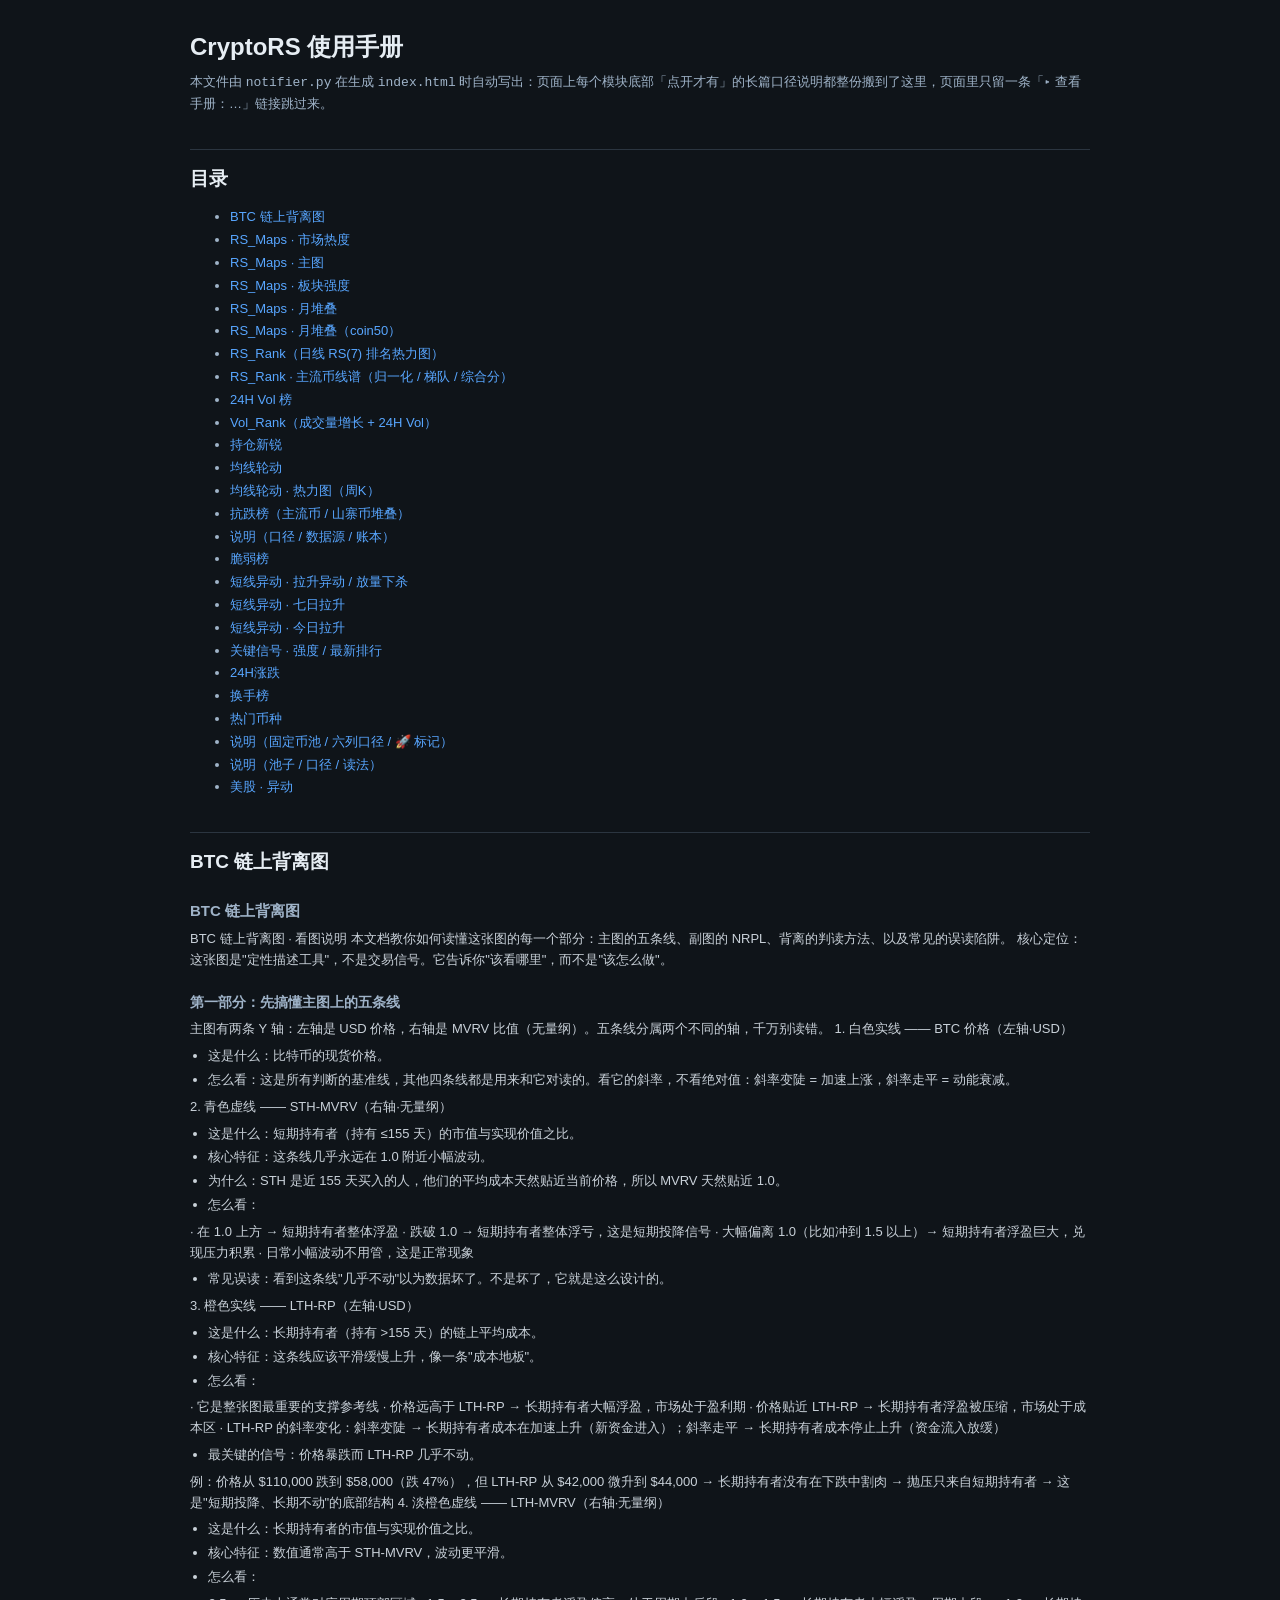
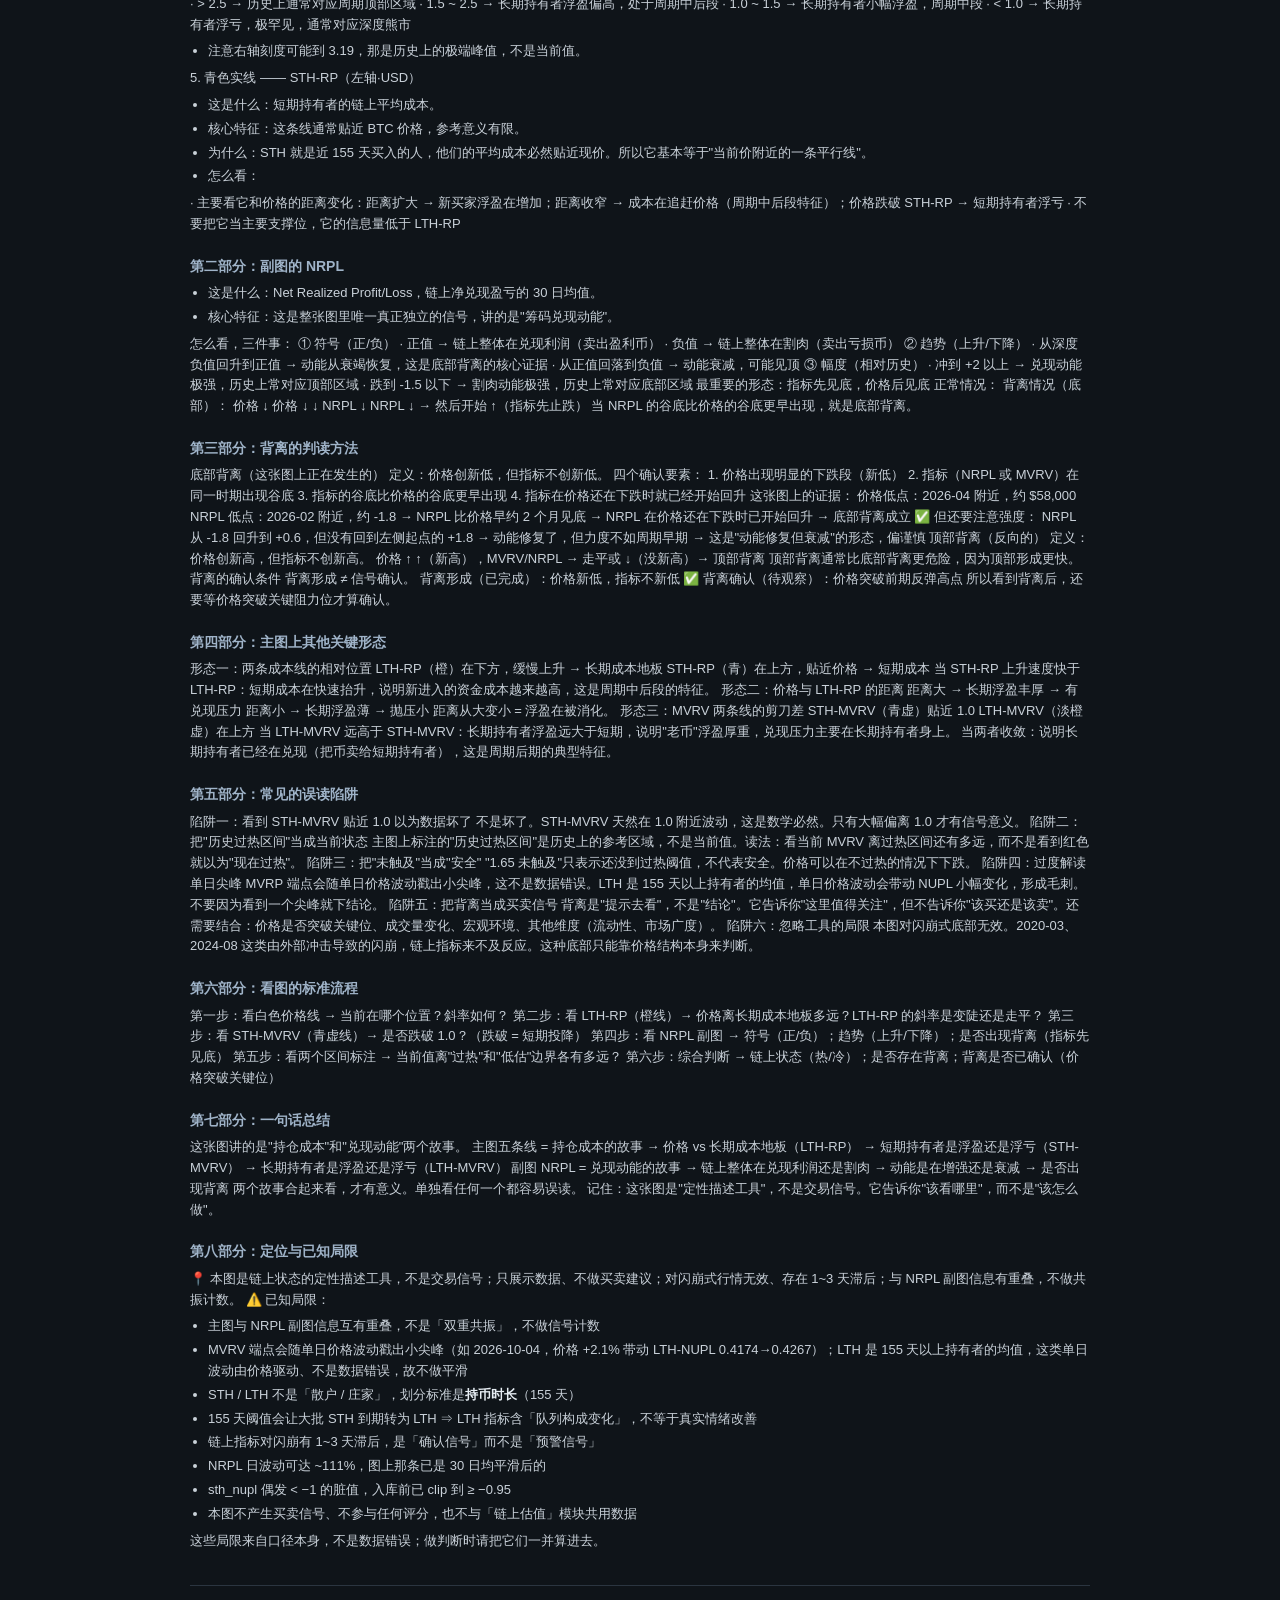
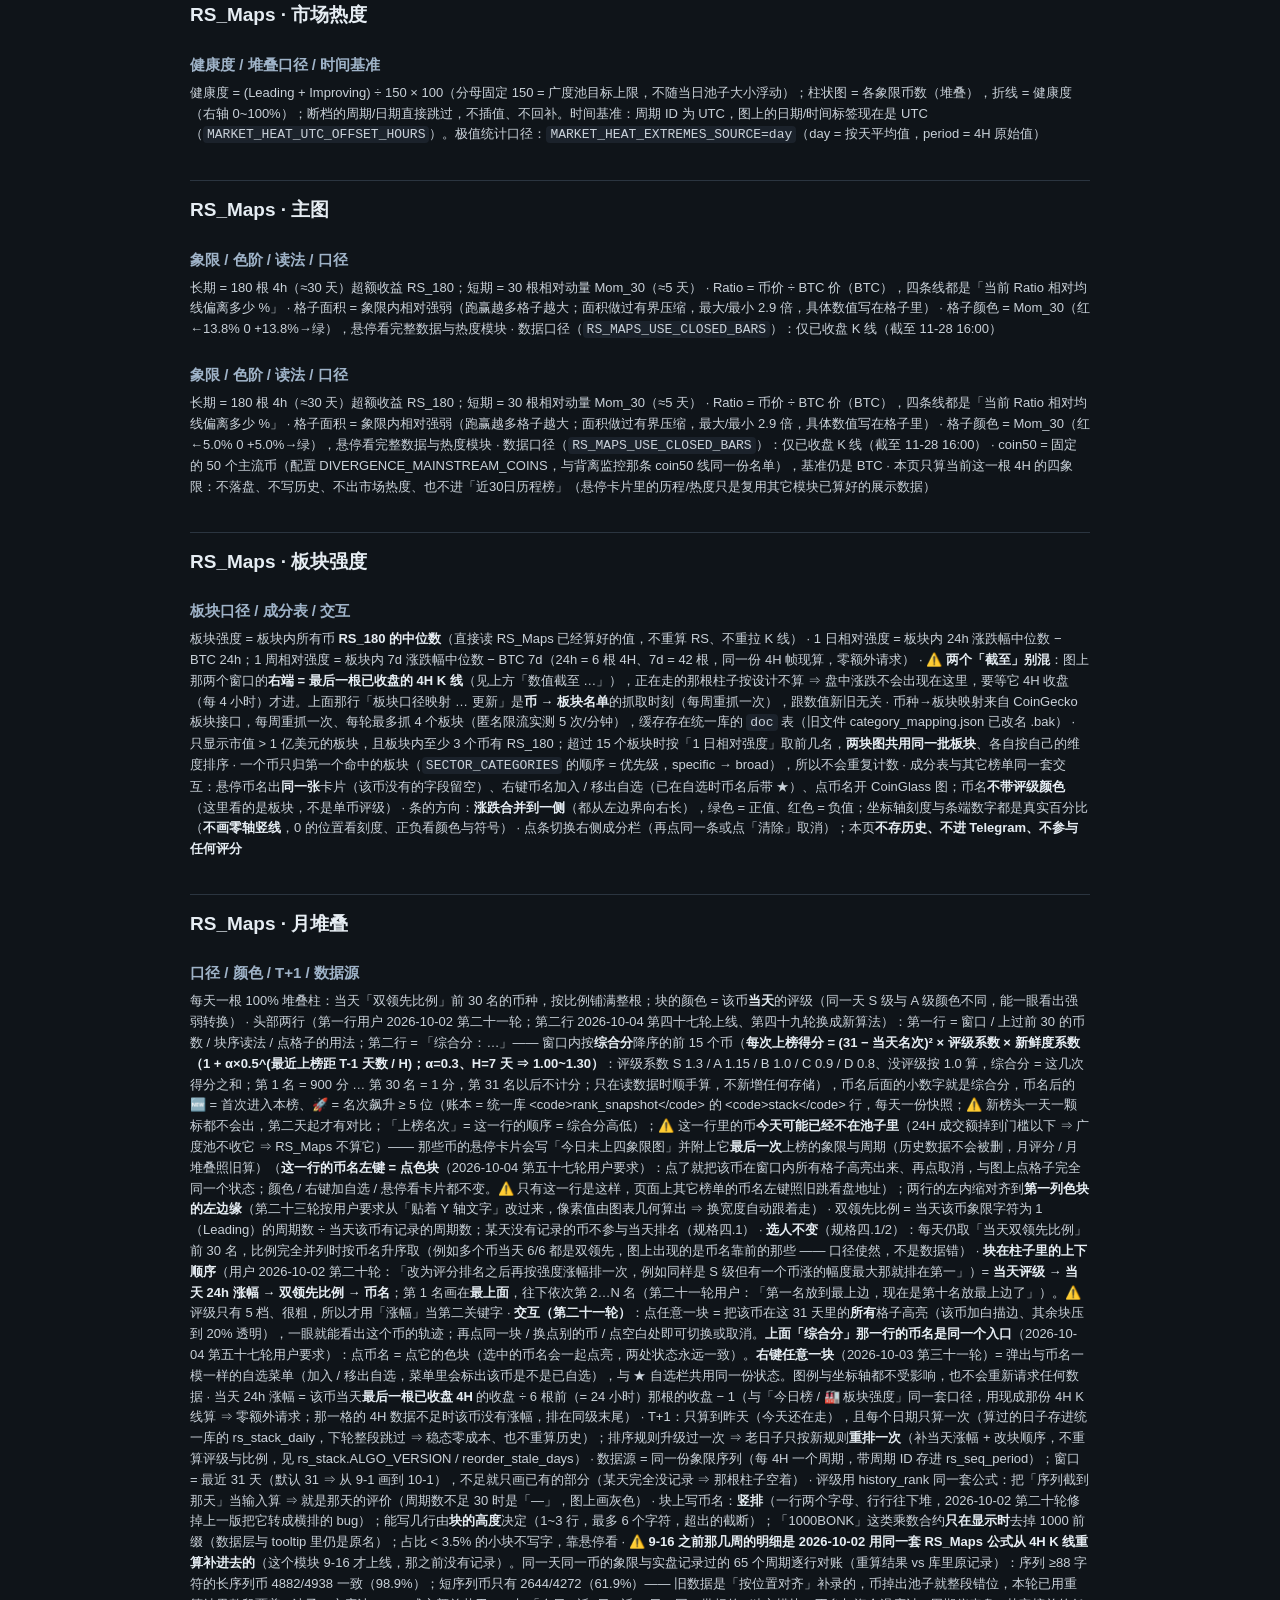
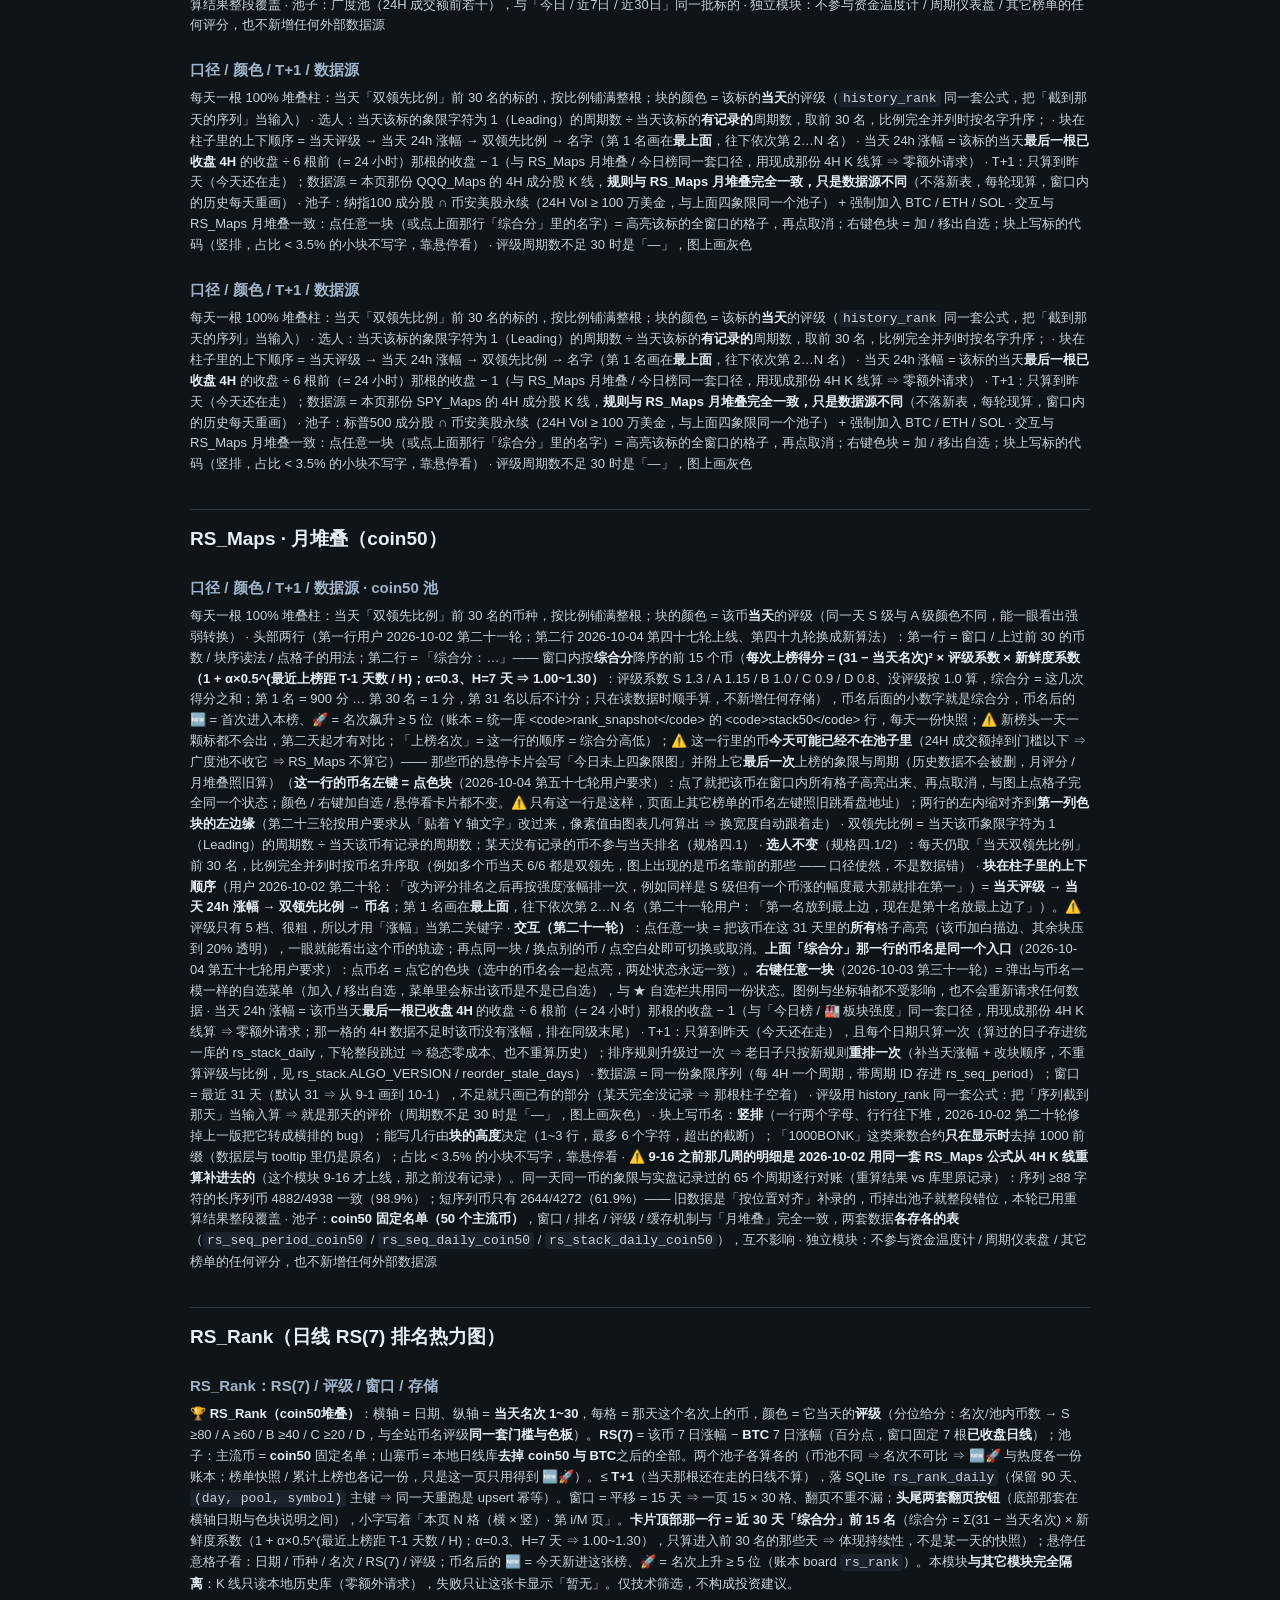
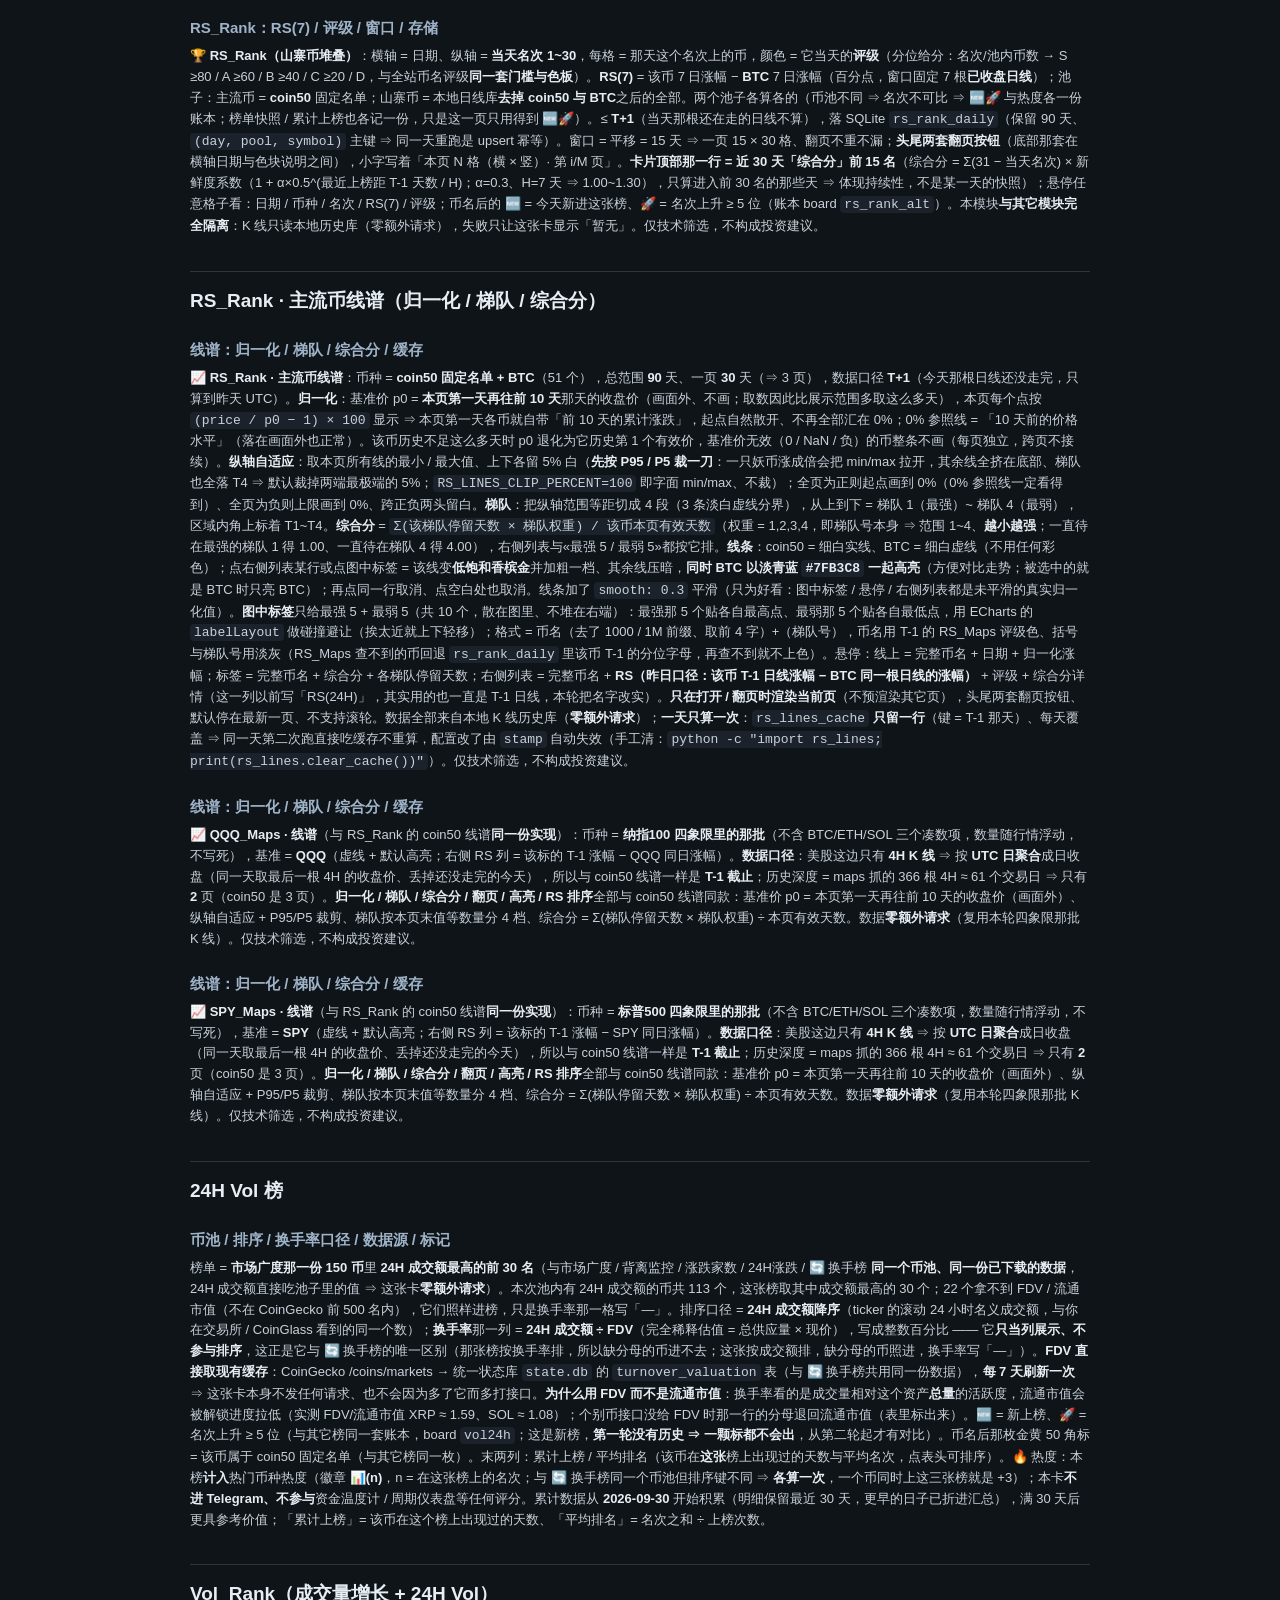
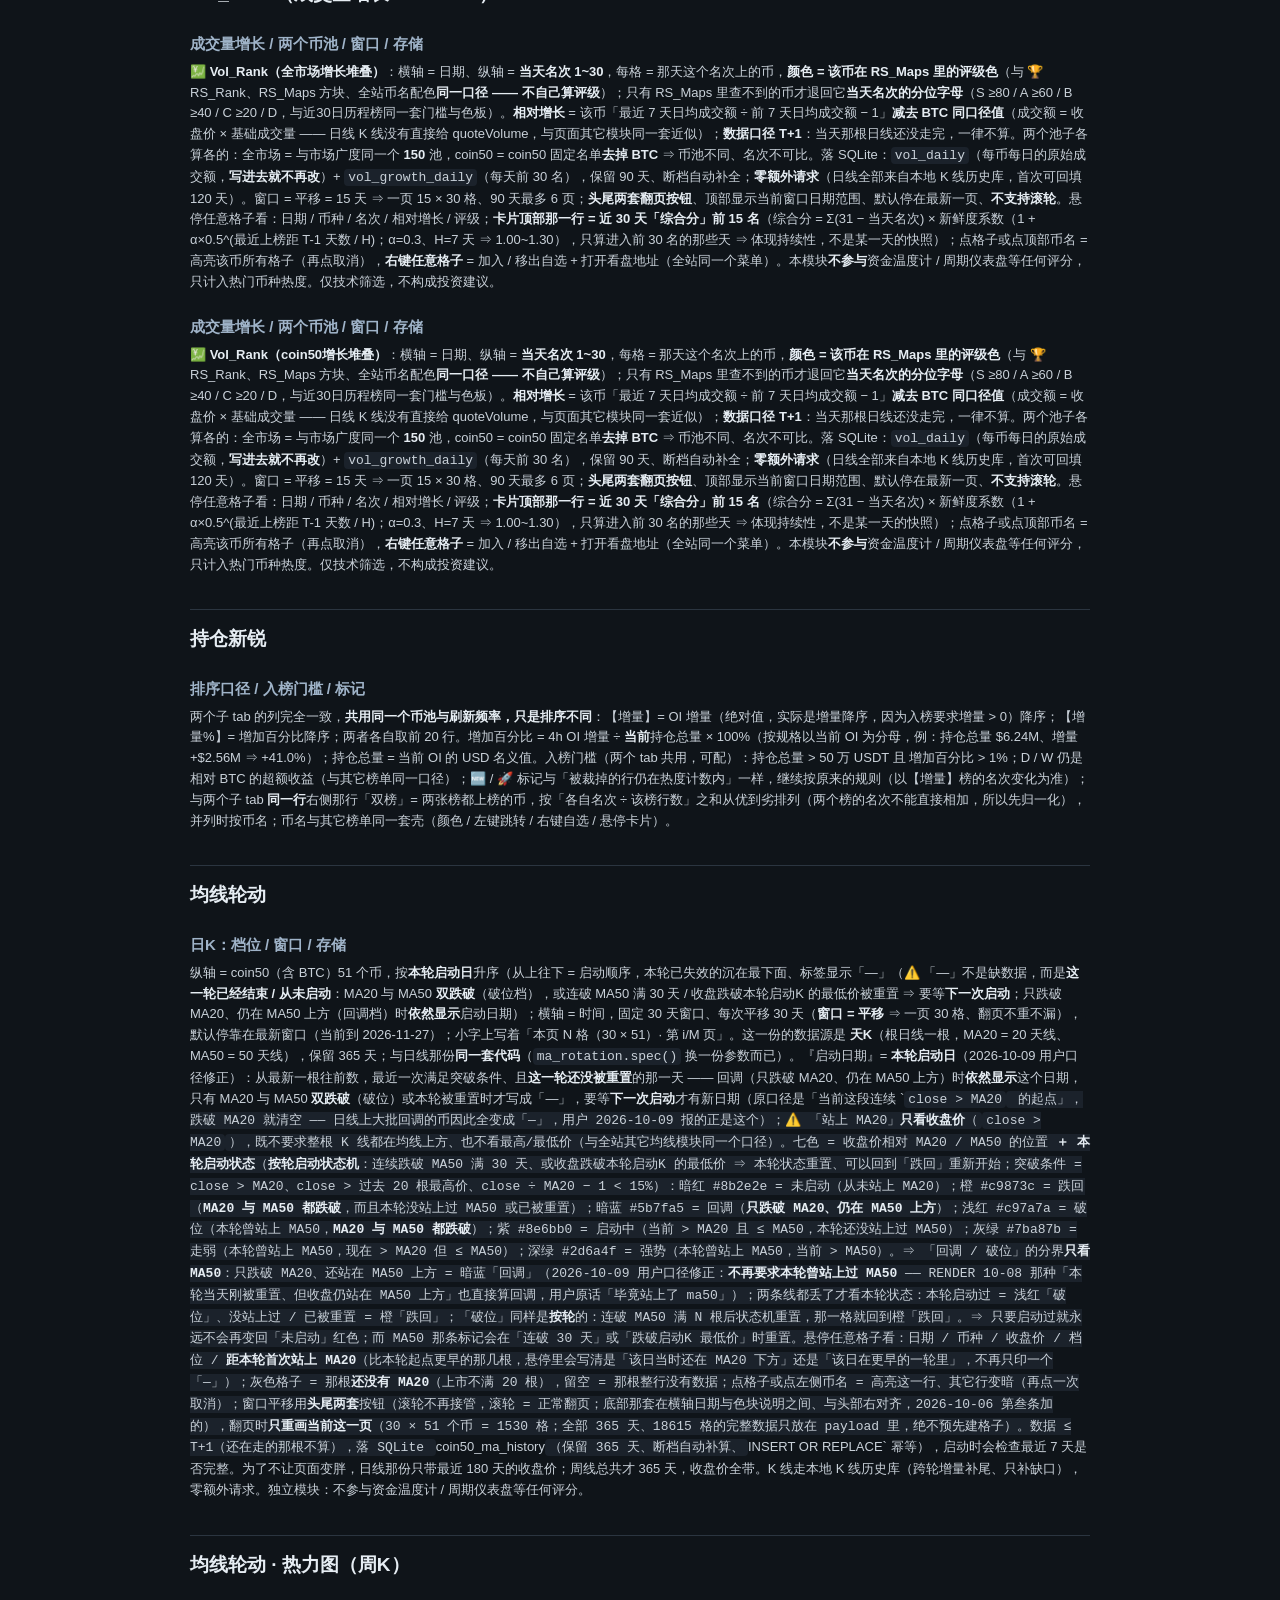
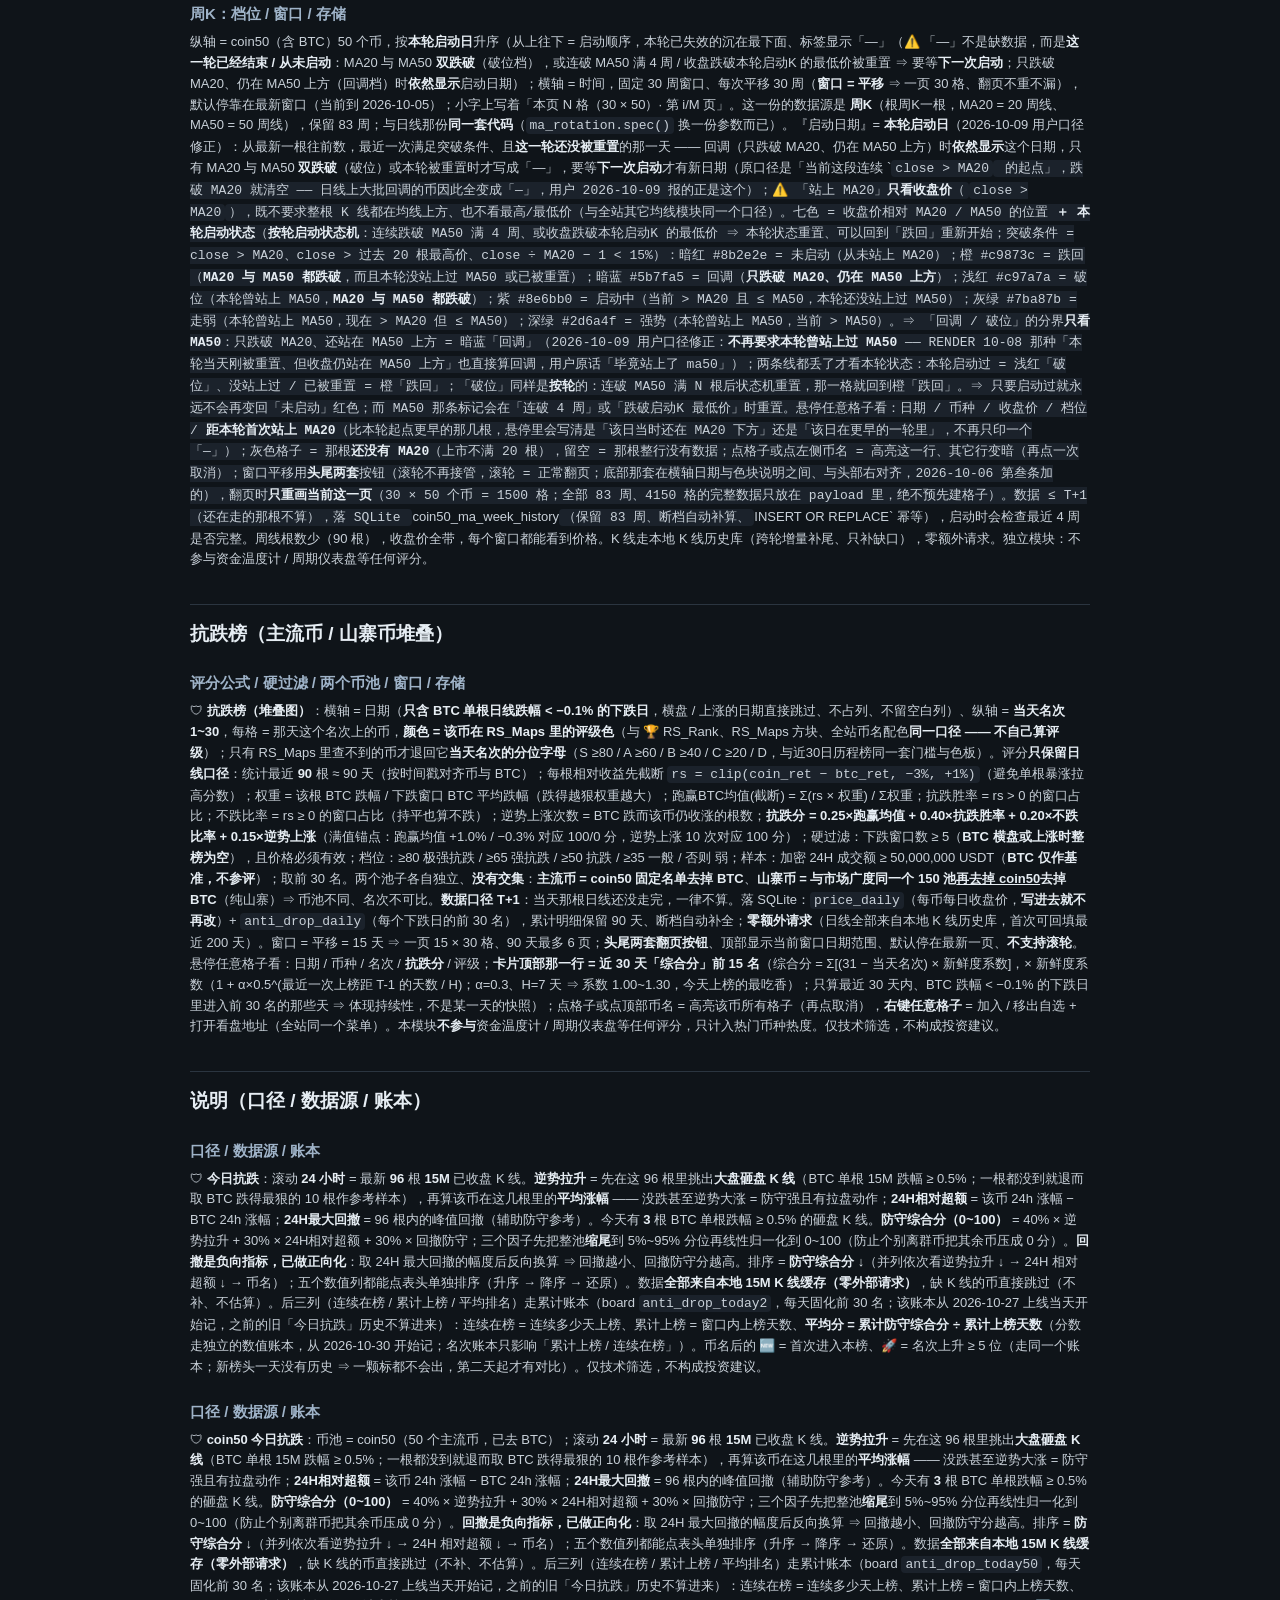
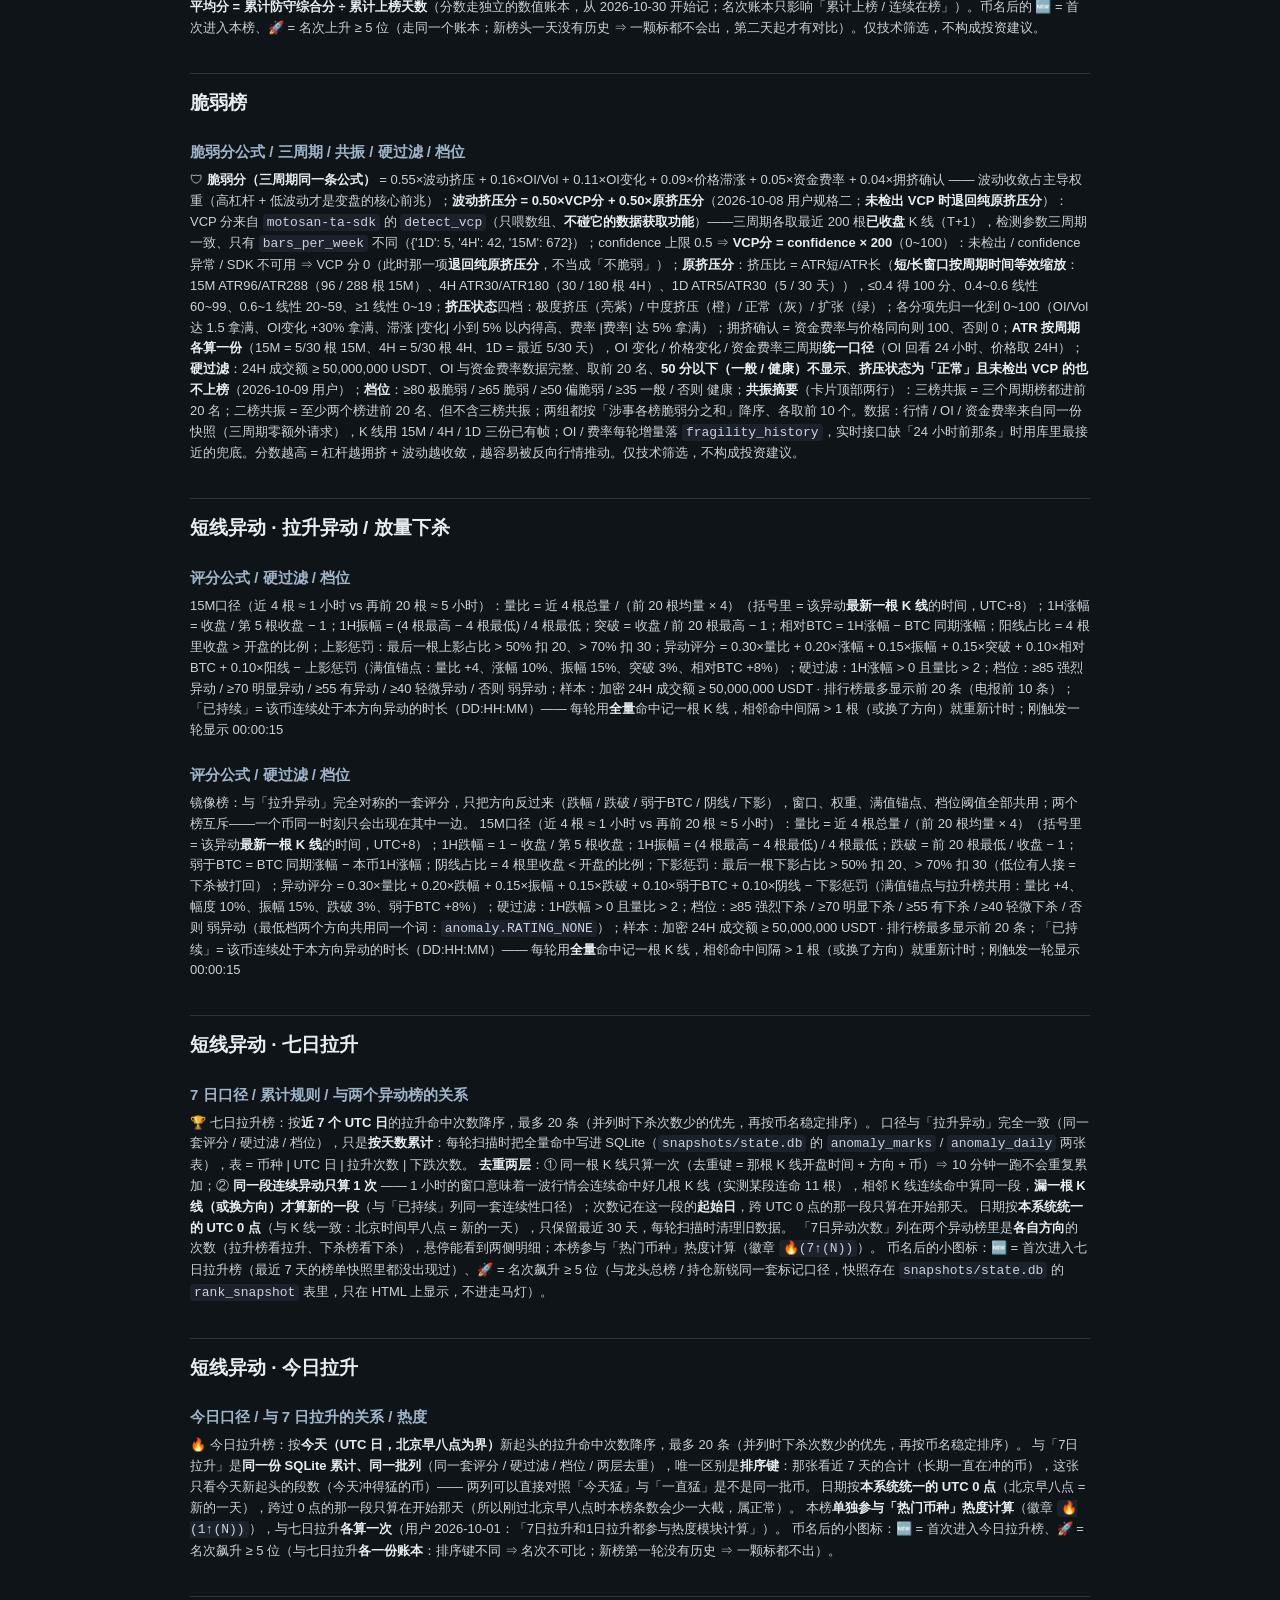
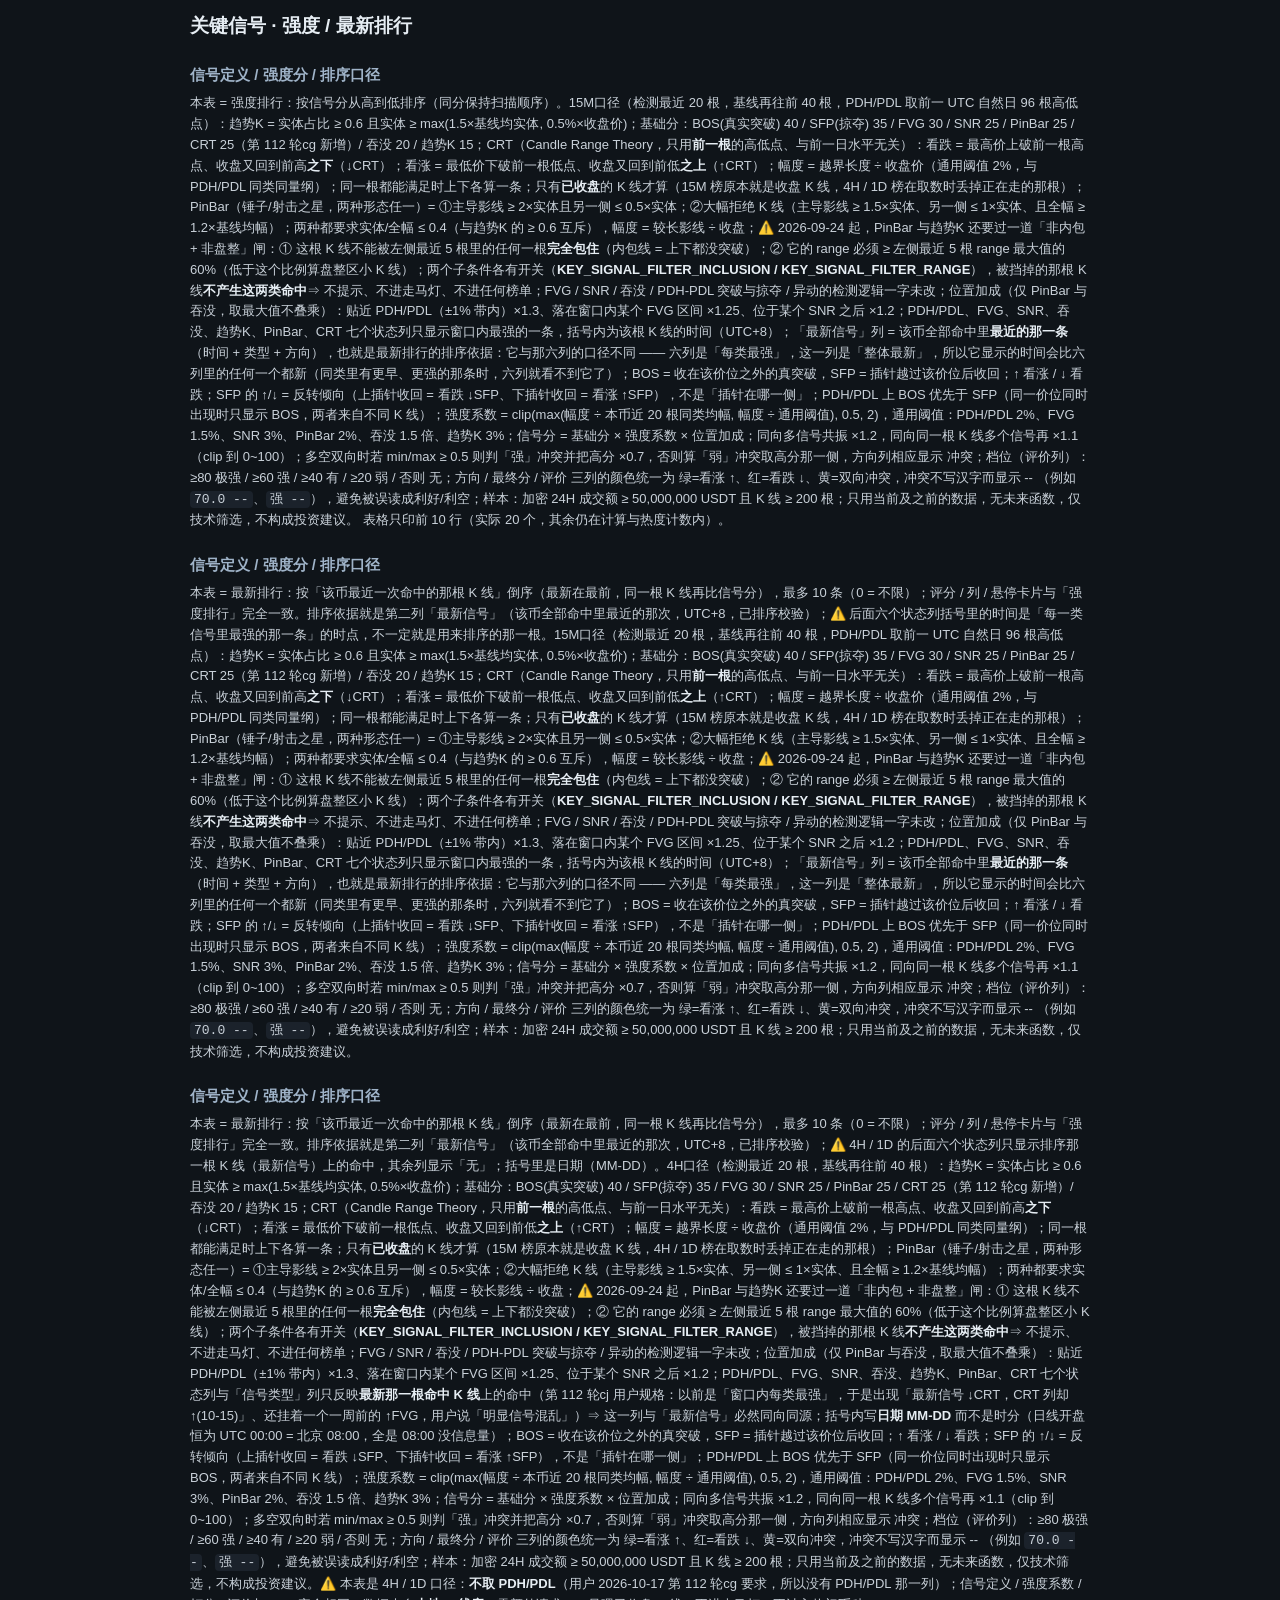
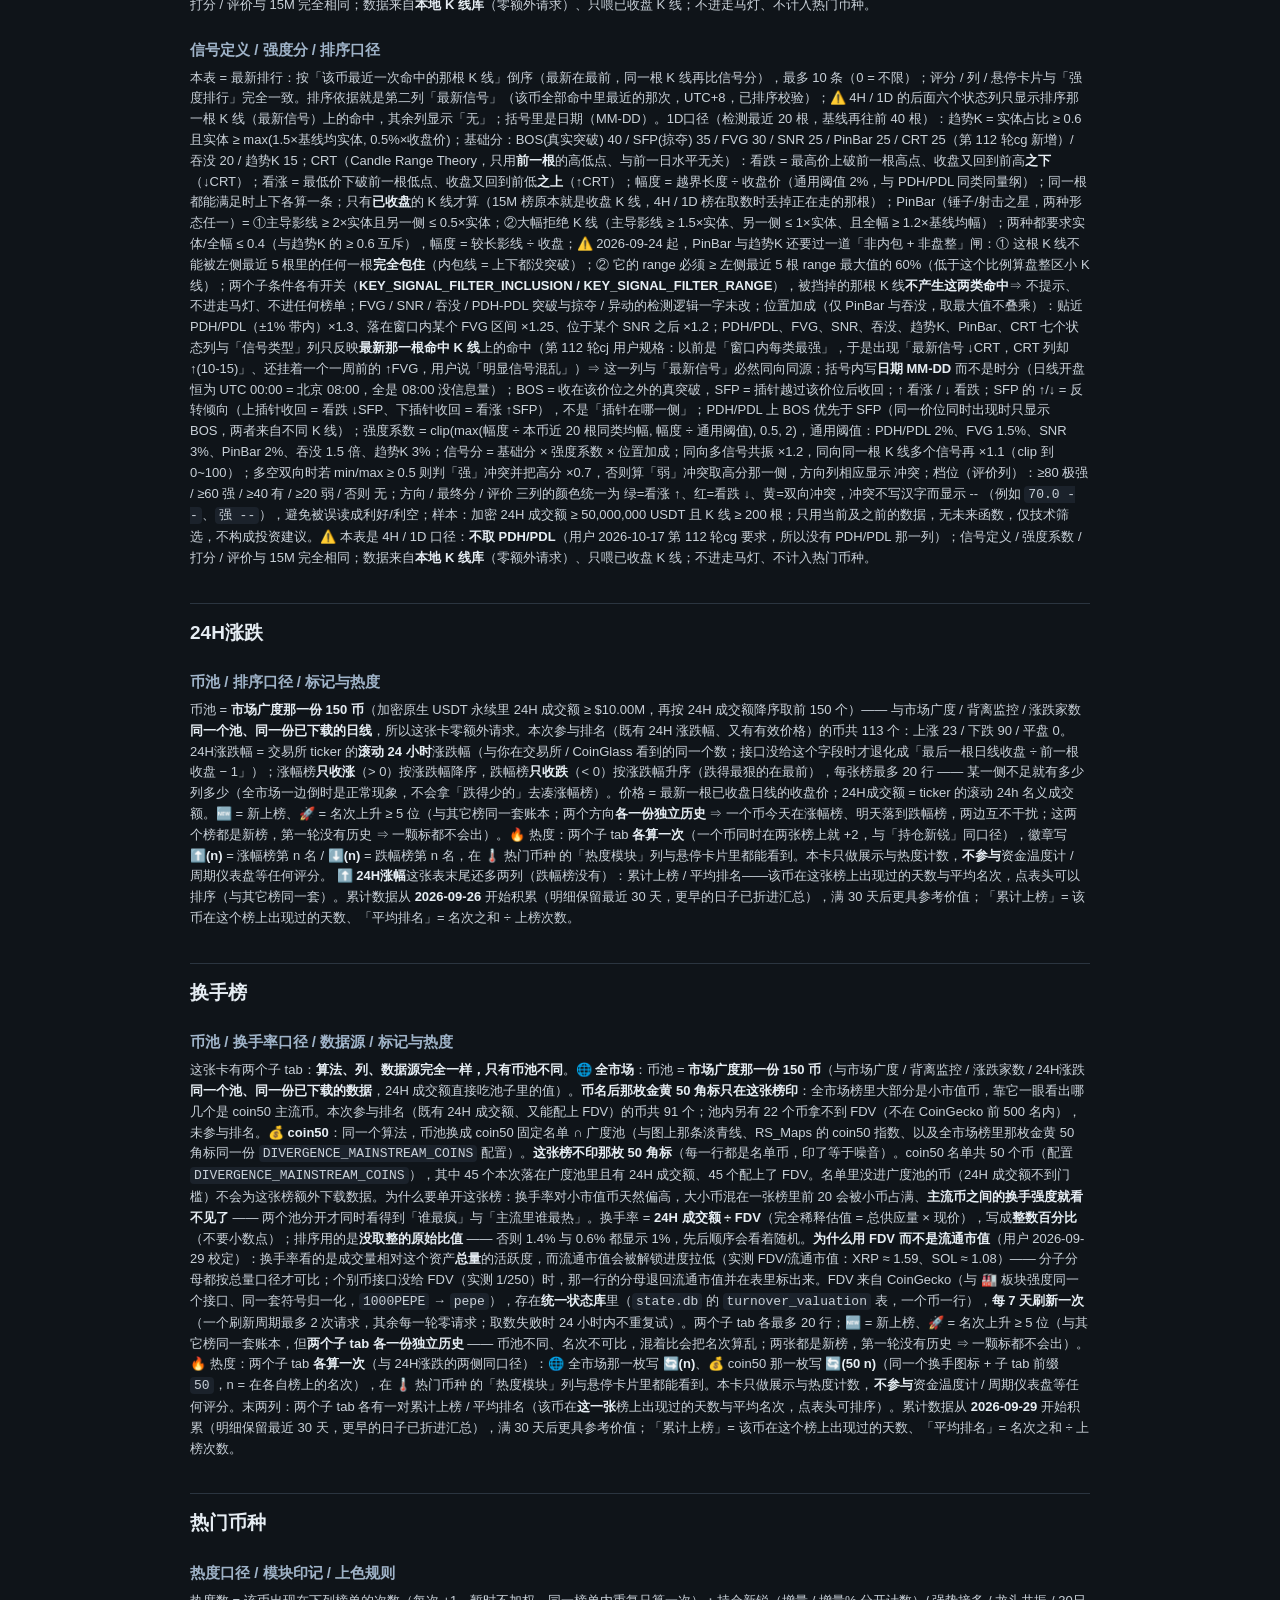
<file: manual.html>
<!doctype html><html lang="zh-CN"><head><meta charset="utf-8"><meta name="viewport" content="width=device-width,initial-scale=1"><title>CryptoRS 使用手册</title><style>body{margin:0;background:#0f1419;color:#e6edf3;
  font-family:-apple-system,"Segoe UI","Microsoft YaHei",sans-serif;line-height:1.6;}
.wrap{max-width:900px;margin:0 auto;padding:28px 18px 60px;}
h1{font-size:24px;margin:0 0 6px;}
h2{font-size:19px;margin:34px 0 8px;padding-top:14px;border-top:1px solid #2b3540;}
h3{font-size:15px;margin:22px 0 6px;color:#9fb3c8;font-weight:600;}
.lead{color:#9fb3c8;font-size:13px;margin:0 0 4px;}
.toc{color:#9fb3c8;font-size:13px;} .toc a{color:#58a6ff;text-decoration:none;}
.toc li{margin:2px 0;}
.note-body{color:#c9d1d9;font-size:13px;}
.note-body code{background:#1b222b;padding:1px 4px;border-radius:4px;}
.note-body b{color:#e6edf3;}
/* 说明正文里用到的「页面类」在这里的等价样式（页面靠主样式表，手册没有那份表）：
   不补的话 md（GitHub）里颜色会丢、手册 HTML 里 `.coin50-ring` 会退化成一个裸的「50」。*/
.note-body .up{color:#3fbf7f;} .note-body .down{color:#e0605f;}
.note-body .rank-top{color:#b98bff;}
.note-body .rating-swatch{font-weight:700;letter-spacing:.04em;}
.note-body .coin50-mark{color:#c9a961;font-size:11px;font-style:normal;margin-left:6px;}
.note-body .coin50-mark .coin50-ring{display:inline-flex;align-items:center;justify-content:center;
  width:1.45em;height:1.45em;vertical-align:1.5px;border:1px solid currentColor;border-radius:50%;box-sizing:border-box;}
.note-body .coin-watch-mark{color:#b4a675;font-size:11px;font-style:normal;margin-left:5px;}
.note-body .coin-watch-mark[hidden]{display:none;}
.note-body .hot-badge{display:inline-block;margin:0 6px 2px 0;padding:1px 6px;border:1px solid #38434a;
  border-radius:6px;background:#1b2227;font-size:12px;line-height:1.5;white-space:nowrap;}
.note-body .ico-shield{width:1.05em;height:1.05em;vertical-align:-0.18em;display:inline-block;}
.note-body .ico-flag{width:1.35em;height:0.72em;vertical-align:0.05em;display:inline-block;}
.back{color:#9fb3c8;font-size:12px;}
/* 2026-10-16 第 112 轮ca（用户）：说明正文里的 md 结构（列表 / 【小标题】/ 段落）以前没有
   对应样式 ⇒ 列表连圆点都没有。这里补齐最小一套。 */
h4{font-size:14px;margin:20px 0 6px;color:#9fb3c8;font-weight:600;}
.note-body p{margin:6px 0;}
.note-body ul,.note-body ol{margin:6px 0 6px 18px;padding:0;}
.note-body li{margin:3px 0;}
.note-body pre{background:#141b22;border:1px solid #232c35;border-radius:6px;
  padding:8px 10px;overflow:auto;font-size:12px;}
.note-body blockquote{margin:8px 0;padding:4px 0 4px 10px;border-left:3px solid #2b3540;
  color:#9fb3c8;}
.note-body hr{border:0;border-top:1px solid #232c35;margin:12px 0;}</style></head><body><div class="wrap"><h1>CryptoRS 使用手册</h1><p class="lead">本文件由 <code>notifier.py</code> 在生成 <code>index.html</code> 时自动写出：页面上每个模块底部「点开才有」的长篇口径说明都整份搬到了这里，页面里只留一条「▸ 查看手册：…」链接跳过来。</p><h2>目录</h2><ul class="toc"><li><a href="#mod-1">BTC 链上背离图</a></li><li><a href="#mod-2">RS_Maps · 市场热度</a></li><li><a href="#mod-3">RS_Maps · 主图</a></li><li><a href="#mod-4">RS_Maps · 板块强度</a></li><li><a href="#mod-5">RS_Maps · 月堆叠</a></li><li><a href="#mod-6">RS_Maps · 月堆叠（coin50）</a></li><li><a href="#mod-7">RS_Rank（日线 RS(7) 排名热力图）</a></li><li><a href="#mod-8">RS_Rank · 主流币线谱（归一化 / 梯队 / 综合分）</a></li><li><a href="#mod-9">24H Vol 榜</a></li><li><a href="#mod-10">Vol_Rank（成交量增长 + 24H Vol）</a></li><li><a href="#mod-11">持仓新锐</a></li><li><a href="#mod-12">均线轮动</a></li><li><a href="#mod-13">均线轮动 · 热力图（周K）</a></li><li><a href="#mod-14">抗跌榜（主流币 / 山寨币堆叠）</a></li><li><a href="#mod-15">说明（口径 / 数据源 / 账本）</a></li><li><a href="#mod-16">脆弱榜</a></li><li><a href="#mod-17">短线异动 · 拉升异动 / 放量下杀</a></li><li><a href="#mod-18">短线异动 · 七日拉升</a></li><li><a href="#mod-19">短线异动 · 今日拉升</a></li><li><a href="#mod-20">关键信号 · 强度 / 最新排行</a></li><li><a href="#mod-21">24H涨跌</a></li><li><a href="#mod-22">换手榜</a></li><li><a href="#mod-23">热门币种</a></li><li><a href="#mod-24">说明（固定币池 / 六列口径 / 🚀 标记）</a></li><li><a href="#mod-25">说明（池子 / 口径 / 读法）</a></li><li><a href="#mod-26">美股 · 异动</a></li></ul><h2 id="mod-1">BTC 链上背离图</h2><h3 id="chain-divergence">BTC 链上背离图</h3><div class="note-body">BTC 链上背离图 · 看图说明

本文档教你如何读懂这张图的每一个部分：主图的五条线、副图的 NRPL、背离的判读方法、以及常见的误读陷阱。

核心定位：这张图是"定性描述工具"，不是交易信号。它告诉你"该看哪里"，而不是"该怎么做"。

<h4>第一部分：先搞懂主图上的五条线</h4>
主图有两条 Y 轴：左轴是 USD 价格，右轴是 MVRV 比值（无量纲）。五条线分属两个不同的轴，千万别读错。

1. 白色实线 —— BTC 价格（左轴·USD）

<ul><li>这是什么：比特币的现货价格。</li><li>怎么看：这是所有判断的基准线，其他四条线都是用来和它对读的。看它的斜率，不看绝对值：斜率变陡 = 加速上涨，斜率走平 = 动能衰减。</li></ul>

2. 青色虚线 —— STH-MVRV（右轴·无量纲）

<ul><li>这是什么：短期持有者（持有 ≤155 天）的市值与实现价值之比。</li><li>核心特征：这条线几乎永远在 1.0 附近小幅波动。</li><li>为什么：STH 是近 155 天买入的人，他们的平均成本天然贴近当前价格，所以 MVRV 天然贴近 1.0。</li><li>怎么看：</li></ul>
  · 在 1.0 上方 → 短期持有者整体浮盈
  · 跌破 1.0 → 短期持有者整体浮亏，这是短期投降信号
  · 大幅偏离 1.0（比如冲到 1.5 以上）→ 短期持有者浮盈巨大，兑现压力积累
  · 日常小幅波动不用管，这是正常现象
<ul><li>常见误读：看到这条线"几乎不动"以为数据坏了。不是坏了，它就是这么设计的。</li></ul>

3. 橙色实线 —— LTH-RP（左轴·USD）

<ul><li>这是什么：长期持有者（持有 >155 天）的链上平均成本。</li><li>核心特征：这条线应该平滑缓慢上升，像一条"成本地板"。</li><li>怎么看：</li></ul>
  · 它是整张图最重要的支撑参考线
  · 价格远高于 LTH-RP → 长期持有者大幅浮盈，市场处于盈利期
  · 价格贴近 LTH-RP → 长期持有者浮盈被压缩，市场处于成本区
  · LTH-RP 的斜率变化：斜率变陡 → 长期持有者成本在加速上升（新资金进入）；斜率走平 → 长期持有者成本停止上升（资金流入放缓）
<ul><li>最关键的信号：价格暴跌而 LTH-RP 几乎不动。</li></ul>

例：价格从 $110,000 跌到 $58,000（跌 47%），但 LTH-RP 从 $42,000 微升到 $44,000
→ 长期持有者没有在下跌中割肉
→ 抛压只来自短期持有者
→ 这是"短期投降、长期不动"的底部结构

4. 淡橙色虚线 —— LTH-MVRV（右轴·无量纲）

<ul><li>这是什么：长期持有者的市值与实现价值之比。</li><li>核心特征：数值通常高于 STH-MVRV，波动更平滑。</li><li>怎么看：</li></ul>
  · > 2.5 → 历史上通常对应周期顶部区域
  · 1.5 ~ 2.5 → 长期持有者浮盈偏高，处于周期中后段
  · 1.0 ~ 1.5 → 长期持有者小幅浮盈，周期中段
  · < 1.0 → 长期持有者浮亏，极罕见，通常对应深度熊市
<ul><li>注意右轴刻度可能到 3.19，那是历史上的极端峰值，不是当前值。</li></ul>

5. 青色实线 —— STH-RP（左轴·USD）

<ul><li>这是什么：短期持有者的链上平均成本。</li><li>核心特征：这条线通常贴近 BTC 价格，参考意义有限。</li><li>为什么：STH 就是近 155 天买入的人，他们的平均成本必然贴近现价。所以它基本等于"当前价附近的一条平行线"。</li><li>怎么看：</li></ul>
  · 主要看它和价格的距离变化：距离扩大 → 新买家浮盈在增加；距离收窄 → 成本在追赶价格（周期中后段特征）；价格跌破 STH-RP → 短期持有者浮亏
  · 不要把它当主要支撑位，它的信息量低于 LTH-RP

<h4>第二部分：副图的 NRPL</h4>
<ul><li>这是什么：Net Realized Profit/Loss，链上净兑现盈亏的 30 日均值。</li><li>核心特征：这是整张图里唯一真正独立的信号，讲的是"筹码兑现动能"。</li></ul>

怎么看，三件事：
① 符号（正/负）
  · 正值 → 链上整体在兑现利润（卖出盈利币）
  · 负值 → 链上整体在割肉（卖出亏损币）
② 趋势（上升/下降）
  · 从深度负值回升到正值 → 动能从衰竭恢复，这是底部背离的核心证据
  · 从正值回落到负值 → 动能衰减，可能见顶
③ 幅度（相对历史）
  · 冲到 +2 以上 → 兑现动能极强，历史上常对应顶部区域
  · 跌到 -1.5 以下 → 割肉动能极强，历史上常对应底部区域

最重要的形态：指标先见底，价格后见底

正常情况：      背离情况（底部）：
价格 ↓          价格 ↓ ↓
NRPL ↓          NRPL ↓ → 然后开始 ↑（指标先止跌）

当 NRPL 的谷底比价格的谷底更早出现，就是底部背离。

<h4>第三部分：背离的判读方法</h4>
底部背离（这张图上正在发生的）

定义：价格创新低，但指标不创新低。

四个确认要素：
1. 价格出现明显的下跌段（新低）
2. 指标（NRPL 或 MVRV）在同一时期出现谷底
3. 指标的谷底比价格的谷底更早出现
4. 指标在价格还在下跌时就已经开始回升

这张图上的证据：
价格低点：2026-04 附近，约 $58,000
NRPL 低点：2026-02 附近，约 -1.8
→ NRPL 比价格早约 2 个月见底
→ NRPL 在价格还在下跌时已开始回升
→ 底部背离成立 ✅

但还要注意强度：
NRPL 从 -1.8 回升到 +0.6，但没有回到左侧起点的 +1.8
→ 动能修复了，但力度不如周期早期
→ 这是"动能修复但衰减"的形态，偏谨慎

顶部背离（反向的）

定义：价格创新高，但指标不创新高。
价格 ↑ ↑（新高），MVRV/NRPL → 走平或 ↓（没新高）→ 顶部背离
顶部背离通常比底部背离更危险，因为顶部形成更快。

背离的确认条件

背离形成 ≠ 信号确认。
背离形成（已完成）：价格新低，指标不新低 ✅
背离确认（待观察）：价格突破前期反弹高点
所以看到背离后，还要等价格突破关键阻力位才算确认。

<h4>第四部分：主图上其他关键形态</h4>
形态一：两条成本线的相对位置
LTH-RP（橙）在下方，缓慢上升 → 长期成本地板
STH-RP（青）在上方，贴近价格 → 短期成本
当 STH-RP 上升速度快于 LTH-RP：短期成本在快速抬升，说明新进入的资金成本越来越高，这是周期中后段的特征。

形态二：价格与 LTH-RP 的距离
距离大 → 长期浮盈丰厚 → 有兑现压力
距离小 → 长期浮盈薄 → 抛压小
距离从大变小 = 浮盈在被消化。

形态三：MVRV 两条线的剪刀差
STH-MVRV（青虚）贴近 1.0
LTH-MVRV（淡橙虚）在上方
当 LTH-MVRV 远高于 STH-MVRV：长期持有者浮盈远大于短期，说明"老币"浮盈厚重，兑现压力主要在长期持有者身上。
当两者收敛：说明长期持有者已经在兑现（把币卖给短期持有者），这是周期后期的典型特征。

<h4>第五部分：常见的误读陷阱</h4>
陷阱一：看到 STH-MVRV 贴近 1.0 以为数据坏了
不是坏了。STH-MVRV 天然在 1.0 附近波动，这是数学必然。只有大幅偏离 1.0 才有信号意义。

陷阱二：把"历史过热区间"当成当前状态
主图上标注的"历史过热区间"是历史上的参考区域，不是当前值。读法：看当前 MVRV 离过热区间还有多远，而不是看到红色就以为"现在过热"。

陷阱三：把"未触及"当成"安全"
"1.65 未触及"只表示还没到过热阈值，不代表安全。价格可以在不过热的情况下下跌。

陷阱四：过度解读单日尖峰
MVRP 端点会随单日价格波动戳出小尖峰，这不是数据错误。LTH 是 155 天以上持有者的均值，单日价格波动会带动 NUPL 小幅变化，形成毛刺。不要因为看到一个尖峰就下结论。

陷阱五：把背离当成买卖信号
背离是"提示去看"，不是"结论"。它告诉你"这里值得关注"，但不告诉你"该买还是该卖"。还需要结合：价格是否突破关键位、成交量变化、宏观环境、其他维度（流动性、市场广度）。

陷阱六：忽略工具的局限
本图对闪崩式底部无效。2020-03、2024-08 这类由外部冲击导致的闪崩，链上指标来不及反应。这种底部只能靠价格结构本身来判断。

<h4>第六部分：看图的标准流程</h4>
第一步：看白色价格线 → 当前在哪个位置？斜率如何？
第二步：看 LTH-RP（橙线）→ 价格离长期成本地板多远？LTH-RP 的斜率是变陡还是走平？
第三步：看 STH-MVRV（青虚线）→ 是否跌破 1.0？（跌破 = 短期投降）
第四步：看 NRPL 副图 → 符号（正/负）；趋势（上升/下降）；是否出现背离（指标先见底）
第五步：看两个区间标注 → 当前值离"过热"和"低估"边界各有多远？
第六步：综合判断 → 链上状态（热/冷）；是否存在背离；背离是否已确认（价格突破关键位）

<h4>第七部分：一句话总结</h4>
这张图讲的是"持仓成本"和"兑现动能"两个故事。

主图五条线 = 持仓成本的故事
→ 价格 vs 长期成本地板（LTH-RP）
→ 短期持有者是浮盈还是浮亏（STH-MVRV）
→ 长期持有者是浮盈还是浮亏（LTH-MVRV）

副图 NRPL = 兑现动能的故事
→ 链上整体在兑现利润还是割肉
→ 动能是在增强还是衰减
→ 是否出现背离

两个故事合起来看，才有意义。单独看任何一个都容易误读。

记住：这张图是"定性描述工具"，不是交易信号。它告诉你"该看哪里"，而不是"该怎么做"。

<h4>第八部分：定位与已知局限</h4>
📍 本图是链上状态的定性描述工具，不是交易信号；只展示数据、不做买卖建议；对闪崩式行情无效、存在 1~3 天滞后；与 NRPL 副图信息有重叠，不做共振计数。

⚠️ 已知局限：

<ul><li>主图与 NRPL 副图信息互有重叠，不是「双重共振」，不做信号计数</li><li>MVRV 端点会随单日价格波动戳出小尖峰（如 2026-10-04，价格 +2.1% 带动 LTH-NUPL 0.4174→0.4267）；LTH 是 155 天以上持有者的均值，这类单日波动由价格驱动、不是数据错误，故不做平滑</li><li>STH / LTH 不是「散户 / 庄家」，划分标准是<b>持币时长</b>（155 天）</li><li>155 天阈值会让大批 STH 到期转为 LTH ⇒ LTH 指标含「队列构成变化」，不等于真实情绪改善</li><li>链上指标对闪崩有 1~3 天滞后，是「确认信号」而不是「预警信号」</li><li>NRPL 日波动可达 ~111%，图上那条已是 30 日均平滑后的</li><li>sth_nupl 偶发 < −1 的脏值，入库前已 clip 到 ≥ −0.95</li><li>本图不产生买卖信号、不参与任何评分，也不与「链上估值」模块共用数据</li></ul>

这些局限来自口径本身，不是数据错误；做判断时请把它们一并算进去。
</div><h2 id="mod-2">RS_Maps · 市场热度</h2><span id="rs-heat-2"></span><h3 id="rs-heat">健康度 / 堆叠口径 / 时间基准</h3><div class="note-body">健康度 = (Leading + Improving) ÷ 150 × 100（分母固定 150 = 广度池目标上限，不随当日池子大小浮动）；柱状图 = 各象限币数（堆叠），折线 = 健康度（右轴 0~100%）；断档的周期/日期直接跳过，不插值、不回补。时间基准：周期 ID 为 UTC，图上的日期/时间标签现在是 UTC（<code>MARKET_HEAT_UTC_OFFSET_HOURS</code>）。极值统计口径：<code>MARKET_HEAT_EXTREMES_SOURCE=day</code>（day = 按天平均值，period = 4H 原始值）</div><h2 id="mod-3">RS_Maps · 主图</h2><span id="rs-maps-3"></span><h3 id="rs-maps">象限 / 色阶 / 读法 / 口径</h3><div class="note-body">长期 = 180 根 4h（≈30 天）超额收益 RS_180；短期 = 30 根相对动量 Mom_30（≈5 天） · Ratio = 币价 ÷ BTC 价（BTC），四条线都是「当前 Ratio 相对均线偏离多少 %」 · 格子面积 = 象限内相对强弱（跑赢越多格子越大；面积做过有界压缩，最大/最小 2.9 倍，具体数值写在格子里） · 格子颜色 = Mom_30（红←13.8% 0 +13.8%→绿），悬停看完整数据与热度模块 · 数据口径（<code>RS_MAPS_USE_CLOSED_BARS</code>）：仅已收盘 K 线（截至 11-28 16:00）</div><h3 id="rs-maps-2">象限 / 色阶 / 读法 / 口径</h3><div class="note-body">长期 = 180 根 4h（≈30 天）超额收益 RS_180；短期 = 30 根相对动量 Mom_30（≈5 天） · Ratio = 币价 ÷ BTC 价（BTC），四条线都是「当前 Ratio 相对均线偏离多少 %」 · 格子面积 = 象限内相对强弱（跑赢越多格子越大；面积做过有界压缩，最大/最小 2.9 倍，具体数值写在格子里） · 格子颜色 = Mom_30（红←5.0% 0 +5.0%→绿），悬停看完整数据与热度模块 · 数据口径（<code>RS_MAPS_USE_CLOSED_BARS</code>）：仅已收盘 K 线（截至 11-28 16:00） · coin50 = 固定的 50 个主流币（配置 DIVERGENCE_MAINSTREAM_COINS，与背离监控那条 coin50 线同一份名单），基准仍是 BTC · 本页只算当前这一根 4H 的四象限：不落盘、不写历史、不出市场热度、也不进「近30日历程榜」（悬停卡片里的历程/热度只是复用其它模块已算好的展示数据）</div><h2 id="mod-4">RS_Maps · 板块强度</h2><h3 id="rs-sector">板块口径 / 成分表 / 交互</h3><div class="note-body">板块强度 = 板块内所有币 <b>RS_180 的中位数</b>（直接读 RS_Maps 已经算好的值，不重算 RS、不重拉 K 线） · 1 日相对强度 = 板块内 24h 涨跌幅中位数 − BTC 24h；1 周相对强度 = 板块内 7d 涨跌幅中位数 − BTC 7d（24h = 6 根 4H、7d = 42 根，同一份 4H 帧现算，零额外请求） · ⚠️ <b>两个「截至」别混</b>：图上那两个窗口的<b>右端 = 最后一根已收盘的 4H K 线</b>（见上方「数值截至 …」），正在走的那根柱子按设计不算 ⇒ 盘中涨跌不会出现在这里，要等它 4H 收盘（每 4 小时）才进。上面那行「板块口径映射 … 更新」是<b>币 → 板块名单</b>的抓取时刻（每周重抓一次），跟数值新旧无关 · 币种→板块映射来自 CoinGecko 板块接口，每周重抓一次、每轮最多抓 4 个板块（匿名限流实测 5 次/分钟），缓存存在统一库的 <code>doc</code> 表（旧文件 category_mapping.json 已改名 .bak） · 只显示市值 &gt; 1 亿美元的板块，且板块内至少 3 个币有 RS_180；超过 15 个板块时按「1 日相对强度」取前几名，<b>两块图共用同一批板块</b>、各自按自己的维度排序 · 一个币只归第一个命中的板块（<code>SECTOR_CATEGORIES</code> 的顺序 = 优先级，specific → broad），所以不会重复计数 · 成分表与其它榜单同一套交互：悬停币名出<b>同一张</b>卡片（该币没有的字段留空）、右键币名加入 / 移出自选（已在自选时币名后带 ★）、点币名开 CoinGlass 图；币名<b>不带评级颜色</b>（这里看的是板块，不是单币评级） · 条的方向：<b>涨跌合并到一侧</b>（都从左边界向右长），绿色 = 正值、红色 = 负值；坐标轴刻度与条端数字都是真实百分比（<b>不画零轴竖线</b>，0 的位置看刻度、正负看颜色与符号） · 点条切换右侧成分栏（再点同一条或点「清除」取消）；本页<b>不存历史、不进 Telegram、不参与任何评分</b></div><h2 id="mod-5">RS_Maps · 月堆叠</h2><h3 id="rs-stack">口径 / 颜色 / T+1 / 数据源</h3><div class="note-body">每天一根 100% 堆叠柱：当天「双领先比例」前 30 名的币种，按比例铺满整根；块的颜色 = 该币<b>当天</b>的评级（同一天 S 级与 A 级颜色不同，能一眼看出强弱转换） · 头部两行（第一行用户 2026-10-02 第二十一轮；第二行 2026-10-04 第四十七轮上线、第四十九轮换成新算法）：第一行 = 窗口 / 上过前 30 的币数 / 块序读法 / 点格子的用法；第二行 = 「综合分：…」—— 窗口内按<b>综合分</b>降序的前 15 个币（<b>每次上榜得分 = (31 − 当天名次)² × 评级系数 × 新鲜度系数（1 + α×0.5^(最近上榜距 T-1 天数 / H)；α=0.3、H=7 天 ⇒ 1.00~1.30）</b>：评级系数 S 1.3 / A 1.15 / B 1.0 / C 0.9 / D 0.8、没评级按 1.0 算，综合分 = 这几次得分之和；第 1 名 = 900 分 … 第 30 名 = 1 分，第 31 名以后不计分；只在读数据时顺手算，不新增任何存储），币名后面的小数字就是综合分，币名后的 🆕 = 首次进入本榜、🚀 = 名次飙升 ≥ 5 位（账本 = 统一库 &lt;code&gt;rank_snapshot&lt;/code&gt; 的 &lt;code&gt;stack&lt;/code&gt; 行，每天一份快照；⚠️ 新榜头一天一颗标都不会出，第二天起才有对比；「上榜名次」= 这一行的顺序 = 综合分高低）；⚠️ 这一行里的币<b>今天可能已经不在池子里</b>（24H 成交额掉到门槛以下 ⇒ 广度池不收它 ⇒ RS_Maps 不算它）—— 那些币的悬停卡片会写「今日未上四象限图」并附上它<b>最后一次</b>上榜的象限与周期（历史数据不会被删，月评分 / 月堆叠照旧算）（<b>这一行的币名左键 = 点色块</b>（2026-10-04 第五十七轮用户要求）：点了就把该币在窗口内所有格子高亮出来、再点取消，与图上点格子完全同一个状态；颜色 / 右键加自选 / 悬停看卡片都不变。⚠️ 只有这一行是这样，页面上其它榜单的币名左键照旧跳看盘地址）；两行的左内缩对齐到<b>第一列色块的左边缘</b>（第二十三轮按用户要求从「贴着 Y 轴文字」改过来，像素值由图表几何算出 ⇒ 换宽度自动跟着走） · 双领先比例 = 当天该币象限字符为 1（Leading）的周期数 ÷ 当天该币有记录的周期数；某天没有记录的币不参与当天排名（规格四.1） · <b>选人不变</b>（规格四.1/2）：每天仍取「当天双领先比例」前 30 名，比例完全并列时按币名升序取（例如多个币当天 6/6 都是双领先，图上出现的是币名靠前的那些 —— 口径使然，不是数据错） · <b>块在柱子里的上下顺序</b>（用户 2026-10-02 第二十轮：「改为评分排名之后再按强度涨幅排一次，例如同样是 S 级但有一个币涨的幅度最大那就排在第一」）= <b>当天评级 → 当天 24h 涨幅 → 双领先比例 → 币名</b>；第 1 名画在<b>最上面</b>，往下依次第 2…N 名（第二十一轮用户：「第一名放到最上边，现在是第十名放最上边了」）。⚠️ 评级只有 5 档、很粗，所以才用「涨幅」当第二关键字 · <b>交互（第二十一轮）</b>：点任意一块 = 把该币在这 31 天里的<b>所有</b>格子高亮（该币加白描边、其余块压到 20% 透明），一眼就能看出这个币的轨迹；再点同一块 / 换点别的币 / 点空白处即可切换或取消。<b>上面「综合分」那一行的币名是同一个入口</b>（2026-10-04 第五十七轮用户要求）：点币名 = 点它的色块（选中的币名会一起点亮，两处状态永远一致）。<b>右键任意一块</b>（2026-10-03 第三十一轮）= 弹出与币名一模一样的自选菜单（加入 / 移出自选，菜单里会标出该币是不是已自选），与 ★ 自选栏共用同一份状态。图例与坐标轴都不受影响，也不会重新请求任何数据 · 当天 24h 涨幅 = 该币当天<b>最后一根已收盘 4H</b> 的收盘 ÷ 6 根前（= 24 小时）那根的收盘 − 1（与「今日榜 / 🏭 板块强度」同一套口径，用现成那份 4H K 线算 ⇒ 零额外请求；那一格的 4H 数据不足时该币没有涨幅，排在同级末尾） · T+1：只算到昨天（今天还在走），且每个日期只算一次（算过的日子存进统一库的 rs_stack_daily，下轮整段跳过 ⇒ 稳态零成本、也不重算历史）；排序规则升级过一次 ⇒ 老日子只按新规则<b>重排一次</b>（补当天涨幅 + 改块顺序，不重算评级与比例，见 rs_stack.ALGO_VERSION / reorder_stale_days） · 数据源 = 同一份象限序列（每 4H 一个周期，带周期 ID 存进 rs_seq_period）；窗口 = 最近 31 天（默认 31 ⇒ 从 9-1 画到 10-1），不足就只画已有的部分（某天完全没记录 ⇒ 那根柱子空着） · 评级用 history_rank 同一套公式：把「序列截到那天」当输入算 ⇒ 就是那天的评价（周期数不足 30 时是「—」，图上画灰色） · 块上写币名：<b>竖排</b>（一行两个字母、行行往下堆，2026-10-02 第二十轮修掉上一版把它转成横排的 bug）；能写几行由<b>块的高度</b>决定（1~3 行，最多 6 个字符，超出的截断）；「1000BONK」这类乘数合约<b>只在显示时</b>去掉 1000 前缀（数据层与 tooltip 里仍是原名）；占比 &lt; 3.5% 的小块不写字，靠悬停看 · ⚠️ <b>9-16 之前那几周的明细是 2026-10-02 用同一套 RS_Maps 公式从 4H K 线重算补进去的</b>（这个模块 9-16 才上线，那之前没有记录）。同一天同一币的象限与实盘记录过的 65 个周期逐行对账（重算结果 vs 库里原记录）：序列 ≥88 字符的长序列币 4882/4938 一致（98.9%）；短序列币只有 2644/4272（61.9%）—— 旧数据是「按位置对齐」补录的，币掉出池子就整段错位，本轮已用重算结果整段覆盖 · 池子：广度池（24H 成交额前若干），与「今日 / 近7日 / 近30日」同一批标的 · 独立模块：不参与资金温度计 / 周期仪表盘 / 其它榜单的任何评分，也不新增任何外部数据源</div><h3 id="rs-stack-2">口径 / 颜色 / T+1 / 数据源</h3><div class="note-body">每天一根 100% 堆叠柱：当天「双领先比例」前 30 名的标的，按比例铺满整根；块的颜色 = 该标的<b>当天</b>的评级（<code>history_rank</code> 同一套公式，把「截到那天的序列」当输入） · 选人：当天该标的象限字符为 1（Leading）的周期数 ÷ 当天该标的<b>有记录的</b>周期数，取前 30 名，比例完全并列时按名字升序； · 块在柱子里的上下顺序 = 当天评级 → 当天 24h 涨幅 → 双领先比例 → 名字（第 1 名画在<b>最上面</b>，往下依次第 2…N 名） · 当天 24h 涨幅 = 该标的当天<b>最后一根已收盘 4H</b> 的收盘 ÷ 6 根前（= 24 小时）那根的收盘 − 1（与 RS_Maps 月堆叠 / 今日榜同一套口径，用现成那份 4H K 线算 ⇒ 零额外请求） · T+1：只算到昨天（今天还在走）；数据源 = 本页那份 QQQ_Maps 的 4H 成分股 K 线，<b>规则与 RS_Maps 月堆叠完全一致，只是数据源不同</b>（不落新表，每轮现算，窗口内的历史每天重画） · 池子：纳指100 成分股 ∩ 币安美股永续（24H Vol ≥ 100 万美金，与上面四象限同一个池子） + 强制加入 BTC / ETH / SOL · 交互与 RS_Maps 月堆叠一致：点任意一块（或点上面那行「综合分」里的名字）= 高亮该标的全窗口的格子，再点取消；右键色块 = 加 / 移出自选；块上写标的代码（竖排，占比 &lt; 3.5% 的小块不写字，靠悬停看） · 评级周期数不足 30 时是「—」，图上画灰色</div><h3 id="rs-stack-3">口径 / 颜色 / T+1 / 数据源</h3><div class="note-body">每天一根 100% 堆叠柱：当天「双领先比例」前 30 名的标的，按比例铺满整根；块的颜色 = 该标的<b>当天</b>的评级（<code>history_rank</code> 同一套公式，把「截到那天的序列」当输入） · 选人：当天该标的象限字符为 1（Leading）的周期数 ÷ 当天该标的<b>有记录的</b>周期数，取前 30 名，比例完全并列时按名字升序； · 块在柱子里的上下顺序 = 当天评级 → 当天 24h 涨幅 → 双领先比例 → 名字（第 1 名画在<b>最上面</b>，往下依次第 2…N 名） · 当天 24h 涨幅 = 该标的当天<b>最后一根已收盘 4H</b> 的收盘 ÷ 6 根前（= 24 小时）那根的收盘 − 1（与 RS_Maps 月堆叠 / 今日榜同一套口径，用现成那份 4H K 线算 ⇒ 零额外请求） · T+1：只算到昨天（今天还在走）；数据源 = 本页那份 SPY_Maps 的 4H 成分股 K 线，<b>规则与 RS_Maps 月堆叠完全一致，只是数据源不同</b>（不落新表，每轮现算，窗口内的历史每天重画） · 池子：标普500 成分股 ∩ 币安美股永续（24H Vol ≥ 100 万美金，与上面四象限同一个池子） + 强制加入 BTC / ETH / SOL · 交互与 RS_Maps 月堆叠一致：点任意一块（或点上面那行「综合分」里的名字）= 高亮该标的全窗口的格子，再点取消；右键色块 = 加 / 移出自选；块上写标的代码（竖排，占比 &lt; 3.5% 的小块不写字，靠悬停看） · 评级周期数不足 30 时是「—」，图上画灰色</div><h2 id="mod-6">RS_Maps · 月堆叠（coin50）</h2><h3 id="rs-stack-coin50">口径 / 颜色 / T+1 / 数据源 · coin50 池</h3><div class="note-body">每天一根 100% 堆叠柱：当天「双领先比例」前 30 名的币种，按比例铺满整根；块的颜色 = 该币<b>当天</b>的评级（同一天 S 级与 A 级颜色不同，能一眼看出强弱转换） · 头部两行（第一行用户 2026-10-02 第二十一轮；第二行 2026-10-04 第四十七轮上线、第四十九轮换成新算法）：第一行 = 窗口 / 上过前 30 的币数 / 块序读法 / 点格子的用法；第二行 = 「综合分：…」—— 窗口内按<b>综合分</b>降序的前 15 个币（<b>每次上榜得分 = (31 − 当天名次)² × 评级系数 × 新鲜度系数（1 + α×0.5^(最近上榜距 T-1 天数 / H)；α=0.3、H=7 天 ⇒ 1.00~1.30）</b>：评级系数 S 1.3 / A 1.15 / B 1.0 / C 0.9 / D 0.8、没评级按 1.0 算，综合分 = 这几次得分之和；第 1 名 = 900 分 … 第 30 名 = 1 分，第 31 名以后不计分；只在读数据时顺手算，不新增任何存储），币名后面的小数字就是综合分，币名后的 🆕 = 首次进入本榜、🚀 = 名次飙升 ≥ 5 位（账本 = 统一库 &lt;code&gt;rank_snapshot&lt;/code&gt; 的 &lt;code&gt;stack50&lt;/code&gt; 行，每天一份快照；⚠️ 新榜头一天一颗标都不会出，第二天起才有对比；「上榜名次」= 这一行的顺序 = 综合分高低）；⚠️ 这一行里的币<b>今天可能已经不在池子里</b>（24H 成交额掉到门槛以下 ⇒ 广度池不收它 ⇒ RS_Maps 不算它）—— 那些币的悬停卡片会写「今日未上四象限图」并附上它<b>最后一次</b>上榜的象限与周期（历史数据不会被删，月评分 / 月堆叠照旧算）（<b>这一行的币名左键 = 点色块</b>（2026-10-04 第五十七轮用户要求）：点了就把该币在窗口内所有格子高亮出来、再点取消，与图上点格子完全同一个状态；颜色 / 右键加自选 / 悬停看卡片都不变。⚠️ 只有这一行是这样，页面上其它榜单的币名左键照旧跳看盘地址）；两行的左内缩对齐到<b>第一列色块的左边缘</b>（第二十三轮按用户要求从「贴着 Y 轴文字」改过来，像素值由图表几何算出 ⇒ 换宽度自动跟着走） · 双领先比例 = 当天该币象限字符为 1（Leading）的周期数 ÷ 当天该币有记录的周期数；某天没有记录的币不参与当天排名（规格四.1） · <b>选人不变</b>（规格四.1/2）：每天仍取「当天双领先比例」前 30 名，比例完全并列时按币名升序取（例如多个币当天 6/6 都是双领先，图上出现的是币名靠前的那些 —— 口径使然，不是数据错） · <b>块在柱子里的上下顺序</b>（用户 2026-10-02 第二十轮：「改为评分排名之后再按强度涨幅排一次，例如同样是 S 级但有一个币涨的幅度最大那就排在第一」）= <b>当天评级 → 当天 24h 涨幅 → 双领先比例 → 币名</b>；第 1 名画在<b>最上面</b>，往下依次第 2…N 名（第二十一轮用户：「第一名放到最上边，现在是第十名放最上边了」）。⚠️ 评级只有 5 档、很粗，所以才用「涨幅」当第二关键字 · <b>交互（第二十一轮）</b>：点任意一块 = 把该币在这 31 天里的<b>所有</b>格子高亮（该币加白描边、其余块压到 20% 透明），一眼就能看出这个币的轨迹；再点同一块 / 换点别的币 / 点空白处即可切换或取消。<b>上面「综合分」那一行的币名是同一个入口</b>（2026-10-04 第五十七轮用户要求）：点币名 = 点它的色块（选中的币名会一起点亮，两处状态永远一致）。<b>右键任意一块</b>（2026-10-03 第三十一轮）= 弹出与币名一模一样的自选菜单（加入 / 移出自选，菜单里会标出该币是不是已自选），与 ★ 自选栏共用同一份状态。图例与坐标轴都不受影响，也不会重新请求任何数据 · 当天 24h 涨幅 = 该币当天<b>最后一根已收盘 4H</b> 的收盘 ÷ 6 根前（= 24 小时）那根的收盘 − 1（与「今日榜 / 🏭 板块强度」同一套口径，用现成那份 4H K 线算 ⇒ 零额外请求；那一格的 4H 数据不足时该币没有涨幅，排在同级末尾） · T+1：只算到昨天（今天还在走），且每个日期只算一次（算过的日子存进统一库的 rs_stack_daily，下轮整段跳过 ⇒ 稳态零成本、也不重算历史）；排序规则升级过一次 ⇒ 老日子只按新规则<b>重排一次</b>（补当天涨幅 + 改块顺序，不重算评级与比例，见 rs_stack.ALGO_VERSION / reorder_stale_days） · 数据源 = 同一份象限序列（每 4H 一个周期，带周期 ID 存进 rs_seq_period）；窗口 = 最近 31 天（默认 31 ⇒ 从 9-1 画到 10-1），不足就只画已有的部分（某天完全没记录 ⇒ 那根柱子空着） · 评级用 history_rank 同一套公式：把「序列截到那天」当输入算 ⇒ 就是那天的评价（周期数不足 30 时是「—」，图上画灰色） · 块上写币名：<b>竖排</b>（一行两个字母、行行往下堆，2026-10-02 第二十轮修掉上一版把它转成横排的 bug）；能写几行由<b>块的高度</b>决定（1~3 行，最多 6 个字符，超出的截断）；「1000BONK」这类乘数合约<b>只在显示时</b>去掉 1000 前缀（数据层与 tooltip 里仍是原名）；占比 &lt; 3.5% 的小块不写字，靠悬停看 · ⚠️ <b>9-16 之前那几周的明细是 2026-10-02 用同一套 RS_Maps 公式从 4H K 线重算补进去的</b>（这个模块 9-16 才上线，那之前没有记录）。同一天同一币的象限与实盘记录过的 65 个周期逐行对账（重算结果 vs 库里原记录）：序列 ≥88 字符的长序列币 4882/4938 一致（98.9%）；短序列币只有 2644/4272（61.9%）—— 旧数据是「按位置对齐」补录的，币掉出池子就整段错位，本轮已用重算结果整段覆盖 · 池子：<b>coin50 固定名单（50 个主流币）</b>，窗口 / 排名 / 评级 / 缓存机制与「月堆叠」完全一致，两套数据<b>各存各的表</b>（<code>rs_seq_period_coin50</code> / <code>rs_seq_daily_coin50</code> / <code>rs_stack_daily_coin50</code>），互不影响 · 独立模块：不参与资金温度计 / 周期仪表盘 / 其它榜单的任何评分，也不新增任何外部数据源</div><h2 id="mod-7">RS_Rank（日线 RS(7) 排名热力图）</h2><h3 id="rs-rank">RS_Rank：RS(7) / 评级 / 窗口 / 存储</h3><div class="note-body">🏆 <b>RS_Rank（coin50堆叠）</b>：横轴 = 日期、纵轴 = <b>当天名次 1~30</b>，每格 = 那天这个名次上的币，颜色 = 它当天的<b>评级</b>（分位给分：名次/池内币数 → S ≥80 / A ≥60 / B ≥40 / C ≥20 / D，与全站币名评级<b>同一套门槛与色板</b>）。<b>RS(7)</b> = 该币 7 日涨幅 − <b>BTC</b> 7 日涨幅（百分点，窗口固定 7 根<b>已收盘日线</b>）；池子：主流币 = <b>coin50</b> 固定名单；山寨币 = 本地日线库<b>去掉 coin50 与 BTC</b>之后的全部。两个池子各算各的（币池不同 ⇒ 名次不可比 ⇒ 🆕🚀 与热度各一份账本；榜单快照 / 累计上榜也各记一份，只是这一页只用得到 🆕🚀）。≤ <b>T+1</b>（当天那根还在走的日线不算），落 SQLite <code>rs_rank_daily</code>（保留 90 天、<code>(day, pool, symbol)</code> 主键 ⇒ 同一天重跑是 upsert 幂等）。窗口 = 平移 = 15 天 ⇒ 一页 15 × 30 格、翻页不重不漏；<b>头尾两套翻页按钮</b>（底部那套在横轴日期与色块说明之间），小字写着「本页 N 格（横 × 竖）· 第 i/M 页」。<b>卡片顶部那一行 = 近 30 天「综合分」前 15 名</b>（综合分 = Σ(31 − 当天名次) × 新鲜度系数（1 + α×0.5^(最近上榜距 T-1 天数 / H)；α=0.3、H=7 天 ⇒ 1.00~1.30），只算进入前 30 名的那些天 ⇒ 体现持续性，不是某一天的快照）；悬停任意格子看：日期 / 币种 / 名次 / RS(7) / 评级；币名后的 <b>🆕</b> = 今天新进这张榜、<b>🚀</b> = 名次上升 ≥ 5 位（账本 board <code>rs_rank</code>）。本模块<b>与其它模块完全隔离</b>：K 线只读本地历史库（零额外请求），失败只让这张卡显示「暂无」。仅技术筛选，不构成投资建议。</div><h3 id="rs-rank-2">RS_Rank：RS(7) / 评级 / 窗口 / 存储</h3><div class="note-body">🏆 <b>RS_Rank（山寨币堆叠）</b>：横轴 = 日期、纵轴 = <b>当天名次 1~30</b>，每格 = 那天这个名次上的币，颜色 = 它当天的<b>评级</b>（分位给分：名次/池内币数 → S ≥80 / A ≥60 / B ≥40 / C ≥20 / D，与全站币名评级<b>同一套门槛与色板</b>）。<b>RS(7)</b> = 该币 7 日涨幅 − <b>BTC</b> 7 日涨幅（百分点，窗口固定 7 根<b>已收盘日线</b>）；池子：主流币 = <b>coin50</b> 固定名单；山寨币 = 本地日线库<b>去掉 coin50 与 BTC</b>之后的全部。两个池子各算各的（币池不同 ⇒ 名次不可比 ⇒ 🆕🚀 与热度各一份账本；榜单快照 / 累计上榜也各记一份，只是这一页只用得到 🆕🚀）。≤ <b>T+1</b>（当天那根还在走的日线不算），落 SQLite <code>rs_rank_daily</code>（保留 90 天、<code>(day, pool, symbol)</code> 主键 ⇒ 同一天重跑是 upsert 幂等）。窗口 = 平移 = 15 天 ⇒ 一页 15 × 30 格、翻页不重不漏；<b>头尾两套翻页按钮</b>（底部那套在横轴日期与色块说明之间），小字写着「本页 N 格（横 × 竖）· 第 i/M 页」。<b>卡片顶部那一行 = 近 30 天「综合分」前 15 名</b>（综合分 = Σ(31 − 当天名次) × 新鲜度系数（1 + α×0.5^(最近上榜距 T-1 天数 / H)；α=0.3、H=7 天 ⇒ 1.00~1.30），只算进入前 30 名的那些天 ⇒ 体现持续性，不是某一天的快照）；悬停任意格子看：日期 / 币种 / 名次 / RS(7) / 评级；币名后的 <b>🆕</b> = 今天新进这张榜、<b>🚀</b> = 名次上升 ≥ 5 位（账本 board <code>rs_rank_alt</code>）。本模块<b>与其它模块完全隔离</b>：K 线只读本地历史库（零额外请求），失败只让这张卡显示「暂无」。仅技术筛选，不构成投资建议。</div><h2 id="mod-8">RS_Rank · 主流币线谱（归一化 / 梯队 / 综合分）</h2><h3 id="rs-lines">线谱：归一化 / 梯队 / 综合分 / 缓存</h3><div class="note-body">📈 <b>RS_Rank · 主流币线谱</b>：币种 = <b>coin50 固定名单 + BTC</b>（51 个），总范围 <b>90</b> 天、一页 <b>30</b> 天（⇒ 3 页），数据口径 <b>T+1</b>（今天那根日线还没走完，只算到昨天 UTC）。<b>归一化</b>：基准价 p0 = <b>本页第一天再往前 10 天</b>那天的收盘价（画面外、不画；取数因此比展示范围多取这么多天），本页每个点按 <code>(price / p0 − 1) × 100</code> 显示 ⇒ 本页第一天各币就自带「前 10 天的累计涨跌」，起点自然散开、不再全部汇在 0%；0% 参照线 = 「10 天前的价格水平」（落在画面外也正常）。该币历史不足这么多天时 p0 退化为它历史第 1 个有效价，基准价无效（0 / NaN / 负）的币整条不画（每页独立，跨页不接续）。<b>纵轴自适应</b>：取本页所有线的最小 / 最大值、上下各留 5% 白（<b>先按 P95 / P5 裁一刀</b>：一只妖币涨成倍会把 min/max 拉开，其余线全挤在底部、梯队也全落 T4 ⇒ 默认裁掉两端最极端的 5%；<code>RS_LINES_CLIP_PERCENT=100</code> 即字面 min/max、不裁）；全页为正则起点画到 0%（0% 参照线一定看得到）、全页为负则上限画到 0%、跨正负两头留白。<b>梯队</b>：把纵轴范围等距切成 4 段（3 条淡白虚线分界），从上到下 = 梯队 1（最强）~ 梯队 4（最弱），区域内角上标着 T1~T4。<b>综合分</b> = <code>Σ(该梯队停留天数 × 梯队权重) / 该币本页有效天数</code>（权重 = 1,2,3,4，即梯队号本身 ⇒ 范围 1~4、<b>越小越强</b>；一直待在最强的梯队 1 得 1.00、一直待在梯队 4 得 4.00），右侧列表与«最强 5 / 最弱 5»都按它排。<b>线条</b>：coin50 = 细白实线、BTC = 细白虚线（不用任何彩色）；点右侧列表某行或点图中标签 = 该线变<b>低饱和香槟金</b>并加粗一档、其余线压暗，<b>同时 BTC 以淡青蓝 <code>#7FB3C8</code> 一起高亮</b>（方便对比走势；被选中的就是 BTC 时只亮 BTC）；再点同一行取消、点空白处也取消。线条加了 <code>smooth: 0.3</code> 平滑（只为好看：图中标签 / 悬停 / 右侧列表都是未平滑的真实归一化值）。<b>图中标签</b>只给最强 5 + 最弱 5（共 10 个，散在图里、不堆在右端）：最强那 5 个贴各自最高点、最弱那 5 个贴各自最低点，用 ECharts 的 <code>labelLayout</code> 做碰撞避让（挨太近就上下轻移）；格式 = 币名（去了 1000 / 1M 前缀、取前 4 字）+（梯队号），币名用 T-1 的 RS_Maps 评级色、括号与梯队号用淡灰（RS_Maps 查不到的币回退 <code>rs_rank_daily</code> 里该币 T-1 的分位字母，再查不到就不上色）。悬停：线上 = 完整币名 + 日期 + 归一化涨幅；标签 = 完整币名 + 综合分 + 各梯队停留天数；右侧列表 = 完整币名 + <b>RS（昨日口径：该币 T-1 日线涨幅 − BTC 同一根日线的涨幅）</b> + 评级 + 综合分详情（这一列以前写「RS(24H)」，其实用的也一直是 T-1 日线，本轮把名字改实）。<b>只在打开 / 翻页时渲染当前页</b>（不预渲染其它页），头尾两套翻页按钮、默认停在最新一页、不支持滚轮。数据全部来自本地 K 线历史库（<b>零额外请求</b>）；<b>一天只算一次</b>：<code>rs_lines_cache</code> <b>只留一行</b>（键 = T-1 那天）、每天覆盖 ⇒ 同一天第二次跑直接吃缓存不重算，配置改了由 <code>stamp</code> 自动失效（手工清：<code>python -c "import rs_lines; print(rs_lines.clear_cache())"</code>）。仅技术筛选，不构成投资建议。</div><h3 id="rs-lines-2">线谱：归一化 / 梯队 / 综合分 / 缓存</h3><div class="note-body">📈 <b>QQQ_Maps · 线谱</b>（与 RS_Rank 的 coin50 线谱<b>同一份实现</b>）：币种 = <b>纳指100 四象限里的那批</b>（不含 BTC/ETH/SOL 三个凑数项，数量随行情浮动，不写死），基准 = <b>QQQ</b>（虚线 + 默认高亮；右侧 RS 列 = 该标的 T-1 涨幅 − QQQ 同日涨幅）。<b>数据口径</b>：美股这边只有 <b>4H K 线</b> ⇒ 按 <b>UTC 日聚合</b>成日收盘（同一天取最后一根 4H 的收盘价、丢掉还没走完的今天），所以与 coin50 线谱一样是 <b>T-1 截止</b>；历史深度 = maps 抓的 366 根 4H ≈ 61 个交易日 ⇒ 只有 <b>2</b> 页（coin50 是 3 页）。<b>归一化 / 梯队 / 综合分 / 翻页 / 高亮 / RS 排序</b>全部与 coin50 线谱同款：基准价 p0 = 本页第一天再往前 10 天的收盘价（画面外）、纵轴自适应 + P95/P5 裁剪、梯队按本页末值等数量分 4 档、综合分 = Σ(梯队停留天数 × 梯队权重) ÷ 本页有效天数。数据<b>零额外请求</b>（复用本轮四象限那批 K 线）。仅技术筛选，不构成投资建议。</div><h3 id="rs-lines-3">线谱：归一化 / 梯队 / 综合分 / 缓存</h3><div class="note-body">📈 <b>SPY_Maps · 线谱</b>（与 RS_Rank 的 coin50 线谱<b>同一份实现</b>）：币种 = <b>标普500 四象限里的那批</b>（不含 BTC/ETH/SOL 三个凑数项，数量随行情浮动，不写死），基准 = <b>SPY</b>（虚线 + 默认高亮；右侧 RS 列 = 该标的 T-1 涨幅 − SPY 同日涨幅）。<b>数据口径</b>：美股这边只有 <b>4H K 线</b> ⇒ 按 <b>UTC 日聚合</b>成日收盘（同一天取最后一根 4H 的收盘价、丢掉还没走完的今天），所以与 coin50 线谱一样是 <b>T-1 截止</b>；历史深度 = maps 抓的 366 根 4H ≈ 61 个交易日 ⇒ 只有 <b>2</b> 页（coin50 是 3 页）。<b>归一化 / 梯队 / 综合分 / 翻页 / 高亮 / RS 排序</b>全部与 coin50 线谱同款：基准价 p0 = 本页第一天再往前 10 天的收盘价（画面外）、纵轴自适应 + P95/P5 裁剪、梯队按本页末值等数量分 4 档、综合分 = Σ(梯队停留天数 × 梯队权重) ÷ 本页有效天数。数据<b>零额外请求</b>（复用本轮四象限那批 K 线）。仅技术筛选，不构成投资建议。</div><h2 id="mod-9">24H Vol 榜</h2><h3 id="vol24h">币池 / 排序 / 换手率口径 / 数据源 / 标记</h3><div class="note-body">榜单 = <b>市场广度那一份 150 币</b>里 <b>24H 成交额最高的前 30 名</b>（与市场广度 / 背离监控 / 涨跌家数 / 24H涨跌 / 🔄 换手榜 <b>同一个币池、同一份已下载的数据</b>，24H 成交额直接吃池子里的值 ⇒ 这张卡<b>零额外请求</b>）。本次池内有 24H 成交额的币共 113 个，这张榜取其中成交额最高的 30 个；22 个拿不到 FDV / 流通市值（不在 CoinGecko 前 500 名内），它们照样进榜，只是换手率那一格写「—」。排序口径 = <b>24H 成交额降序</b>（ticker 的滚动 24 小时名义成交额，与你在交易所 / CoinGlass 看到的同一个数）；<b>换手率</b>那一列 = <b>24H 成交额 ÷ FDV</b>（完全稀释估值 = 总供应量 × 现价），写成整数百分比 —— 它<b>只当列展示、不参与排序</b>，这正是它与 🔄 换手榜的唯一区别（那张榜按换手率排，所以缺分母的币进不去；这张按成交额排，缺分母的币照进，换手率写「—」）。<b>FDV 直接取现有缓存</b>：CoinGecko /coins/markets → 统一状态库 <code>state.db</code> 的 <code>turnover_valuation</code> 表（与 🔄 换手榜共用同一份数据），<b>每 7 天刷新一次</b> ⇒ 这张卡本身不发任何请求、也不会因为多了它而多打接口。<b>为什么用 FDV 而不是流通市值</b>：换手率看的是成交量相对这个资产<b>总量</b>的活跃度，流通市值会被解锁进度拉低（实测 FDV/流通市值 XRP ≈ 1.59、SOL ≈ 1.08）；个别币接口没给 FDV 时那一行的分母退回流通市值（表里标出来）。<b>🆕</b> = 新上榜、<b>🚀</b> = 名次上升 ≥ 5 位（与其它榜同一套账本，board <code>vol24h</code>；这是新榜，<b>第一轮没有历史 ⇒ 一颗标都不会出</b>，从第二轮起才有对比）。币名后那枚金黄 50 角标 = 该币属于 coin50 固定名单（与其它榜同一枚）。末两列：累计上榜 / 平均排名（该币在<b>这张</b>榜上出现过的天数与平均名次，点表头可排序）。🔥 热度：本榜<b>计入</b>热门币种热度（徽章 <b>📊(n)</b>，n = 在这张榜上的名次；与 🔄 换手榜同一个币池但排序键不同 ⇒ <b>各算一次</b>，一个币同时上这三张榜就是 +3）；本卡<b>不进 Telegram、不参与</b>资金温度计 / 周期仪表盘等任何评分。累计数据从 <b>2026-09-30</b> 开始积累（明细保留最近 30 天，更早的日子已折进汇总），满 30 天后更具参考价值；「累计上榜」= 该币在这个榜上出现过的天数、「平均排名」= 名次之和 ÷ 上榜次数。</div><h2 id="mod-10">Vol_Rank（成交量增长 + 24H Vol）</h2><h3 id="vol-growth">成交量增长 / 两个币池 / 窗口 / 存储</h3><div class="note-body">💹 <b>Vol_Rank（全市场增长堆叠）</b>：横轴 = 日期、纵轴 = <b>当天名次 1~30</b>，每格 = 那天这个名次上的币，<b>颜色 = 该币在 RS_Maps 里的评级色</b>（与 🏆 RS_Rank、RS_Maps 方块、全站币名配色<b>同一口径 —— 不自己算评级</b>）；只有 RS_Maps 里查不到的币才退回它<b>当天名次的分位字母</b>（S ≥80 / A ≥60 / B ≥40 / C ≥20 / D，与近30日历程榜同一套门槛与色板）。<b>相对增长</b> = 该币「最近 7 天日均成交额 ÷ 前 7 天日均成交额 − 1」<b>减去 BTC 同口径值</b>（成交额 = 收盘价 × 基础成交量 —— 日线 K 线没有直接给 quoteVolume，与页面其它模块同一套近似）；<b>数据口径 T+1</b>：当天那根日线还没走完，一律不算。两个池子各算各的：全市场 = 与市场广度同一个 <b>150</b> 池，coin50 = coin50 固定名单<b>去掉 BTC</b> ⇒ 币池不同、名次不可比。落 SQLite：<code>vol_daily</code>（每币每日的原始成交额，<b>写进去就不再改</b>）+ <code>vol_growth_daily</code>（每天前 30 名），保留 90 天、断档自动补全；<b>零额外请求</b>（日线全部来自本地 K 线历史库，首次可回填 120 天）。窗口 = 平移 = 15 天 ⇒ 一页 15 × 30 格、90 天最多 6 页；<b>头尾两套翻页按钮</b>、顶部显示当前窗口日期范围、默认停在最新一页、<b>不支持滚轮</b>。悬停任意格子看：日期 / 币种 / 名次 / 相对增长 / 评级；<b>卡片顶部那一行 = 近 30 天「综合分」前 15 名</b>（综合分 = Σ(31 − 当天名次) × 新鲜度系数（1 + α×0.5^(最近上榜距 T-1 天数 / H)；α=0.3、H=7 天 ⇒ 1.00~1.30），只算进入前 30 名的那些天 ⇒ 体现持续性，不是某一天的快照）；点格子或点顶部币名 = 高亮该币所有格子（再点取消），<b>右键任意格子</b> = 加入 / 移出自选 + 打开看盘地址（全站同一个菜单）。本模块<b>不参与</b>资金温度计 / 周期仪表盘等任何评分，只计入热门币种热度。仅技术筛选，不构成投资建议。</div><h3 id="vol-growth-2">成交量增长 / 两个币池 / 窗口 / 存储</h3><div class="note-body">💹 <b>Vol_Rank（coin50增长堆叠）</b>：横轴 = 日期、纵轴 = <b>当天名次 1~30</b>，每格 = 那天这个名次上的币，<b>颜色 = 该币在 RS_Maps 里的评级色</b>（与 🏆 RS_Rank、RS_Maps 方块、全站币名配色<b>同一口径 —— 不自己算评级</b>）；只有 RS_Maps 里查不到的币才退回它<b>当天名次的分位字母</b>（S ≥80 / A ≥60 / B ≥40 / C ≥20 / D，与近30日历程榜同一套门槛与色板）。<b>相对增长</b> = 该币「最近 7 天日均成交额 ÷ 前 7 天日均成交额 − 1」<b>减去 BTC 同口径值</b>（成交额 = 收盘价 × 基础成交量 —— 日线 K 线没有直接给 quoteVolume，与页面其它模块同一套近似）；<b>数据口径 T+1</b>：当天那根日线还没走完，一律不算。两个池子各算各的：全市场 = 与市场广度同一个 <b>150</b> 池，coin50 = coin50 固定名单<b>去掉 BTC</b> ⇒ 币池不同、名次不可比。落 SQLite：<code>vol_daily</code>（每币每日的原始成交额，<b>写进去就不再改</b>）+ <code>vol_growth_daily</code>（每天前 30 名），保留 90 天、断档自动补全；<b>零额外请求</b>（日线全部来自本地 K 线历史库，首次可回填 120 天）。窗口 = 平移 = 15 天 ⇒ 一页 15 × 30 格、90 天最多 6 页；<b>头尾两套翻页按钮</b>、顶部显示当前窗口日期范围、默认停在最新一页、<b>不支持滚轮</b>。悬停任意格子看：日期 / 币种 / 名次 / 相对增长 / 评级；<b>卡片顶部那一行 = 近 30 天「综合分」前 15 名</b>（综合分 = Σ(31 − 当天名次) × 新鲜度系数（1 + α×0.5^(最近上榜距 T-1 天数 / H)；α=0.3、H=7 天 ⇒ 1.00~1.30），只算进入前 30 名的那些天 ⇒ 体现持续性，不是某一天的快照）；点格子或点顶部币名 = 高亮该币所有格子（再点取消），<b>右键任意格子</b> = 加入 / 移出自选 + 打开看盘地址（全站同一个菜单）。本模块<b>不参与</b>资金温度计 / 周期仪表盘等任何评分，只计入热门币种热度。仅技术筛选，不构成投资建议。</div><h2 id="mod-11">持仓新锐</h2><h3 id="newcomer">排序口径 / 入榜门槛 / 标记</h3><div class="note-body">两个子 tab 的列完全一致，<b>共用同一个币池与刷新频率，只是排序不同</b>：【增量】= OI 增量（绝对值，实际是增量降序，因为入榜要求增量 &gt; 0）降序；【增量%】= 增加百分比降序；两者各自取前 20 行。增加百分比 = 4h OI 增量 ÷ <b>当前</b>持仓总量 × 100%（按规格以当前 OI 为分母，例：持仓总量 $6.24M、增量 +$2.56M ⇒ +41.0%）；持仓总量 = 当前 OI 的 USD 名义值。入榜门槛（两个 tab 共用，可配）：持仓总量 &gt; 50 万 USDT 且 增加百分比 &gt; 1%；D / W 仍是相对 BTC 的超额收益（与其它榜单同一口径）；🆕 / 🚀 标记与「被裁掉的行仍在热度计数内」一样，继续按原来的规则（以【增量】榜的名次变化为准）；与两个子 tab <b>同一行</b>右侧那行「双榜」= 两张榜都上榜的币，按「各自名次 ÷ 该榜行数」之和从优到劣排列（两个榜的名次不能直接相加，所以先归一化），并列时按币名；币名与其它榜单同一套壳（颜色 / 左键跳转 / 右键自选 / 悬停卡片）。</div><h2 id="mod-12">均线轮动</h2><h3 id="ma-strength">日K：档位 / 窗口 / 存储</h3><div class="note-body">纵轴 = coin50（含 BTC）51 个币，按<b>本轮启动日</b>升序（从上往下 = 启动顺序，本轮已失效的沉在最下面、标签显示「—」（⚠️ 「—」不是缺数据，而是<b>这一轮已经结束 / 从未启动</b>：MA20 与 MA50 <b>双跌破</b>（破位档），或连破 MA50 满 30 天 / 收盘跌破本轮启动K 的最低价被重置 ⇒ 要等<b>下一次启动</b>；只跌破 MA20、仍在 MA50 上方（回调档）时<b>依然显示</b>启动日期）；横轴 = 时间，固定 30 天窗口、每次平移 30 天（<b>窗口 = 平移</b> ⇒ 一页 30 格、翻页不重不漏），默认停靠在最新窗口（当前到 2026-11-27）；小字上写着「本页 N 格（30 × 51）· 第 i/M 页」。这一份的数据源是 <b>天K</b>（根日线一根，MA20 = 20 天线、MA50 = 50 天线），保留 365 天；与日线那份<b>同一套代码</b>（<code>ma_rotation.spec()</code> 换一份参数而已）。『启动日期』= <b>本轮启动日</b>（2026-10-09 用户口径修正）：从最新一根往前数，最近一次满足突破条件、且<b>这一轮还没被重置</b>的那一天 —— 回调（只跌破 MA20、仍在 MA50 上方）时<b>依然显示</b>这个日期，只有 MA20 与 MA50 <b>双跌破</b>（破位）或本轮被重置时才写成「—」，要等<b>下一次启动</b>才有新日期（原口径是「当前这段连续 `<code>close > MA20</code><code> 的起点」，跌破 MA20 就清空 —— 日线上大批回调的币因此全变成「—」，用户 2026-10-09 报的正是这个）；⚠️ 「站上 MA20」<b>只看收盘价</b>（</code><code>close > MA20</code><code>），既不要求整根 K 线都在均线上方、也不看最高/最低价（与全站其它均线模块同一个口径）。七色 = 收盘价相对 MA20 / MA50 的位置 <b>＋ 本轮启动状态</b>（<b>按轮启动状态机</b>：连续跌破 MA50 满 30 天、或收盘跌破本轮启动K 的最低价 ⇒ 本轮状态重置、可以回到「跌回」重新开始；突破条件 = close &gt; MA20、close &gt; 过去 20 根最高价、close ÷ MA20 − 1 &lt; 15%）：暗红 #8b2e2e = 未启动（从未站上 MA20）；橙 #c9873c = 跌回（<b>MA20 与 MA50 都跌破</b>，而且本轮没站上过 MA50 或已被重置）；暗蓝 #5b7fa5 = 回调（<b>只跌破 MA20、仍在 MA50 上方</b>）；浅红 #c97a7a = 破位（本轮曾站上 MA50，<b>MA20 与 MA50 都跌破</b>）；紫 #8e6bb0 = 启动中（当前 &gt; MA20 且 ≤ MA50，本轮还没站上过 MA50）；灰绿 #7ba87b = 走弱（本轮曾站上 MA50，现在 &gt; MA20 但 ≤ MA50）；深绿 #2d6a4f = 强势（本轮曾站上 MA50，当前 &gt; MA50）。⇒ 「回调 / 破位」的分界<b>只看 MA50</b>：只跌破 MA20、还站在 MA50 上方 = 暗蓝「回调」（2026-10-09 用户口径修正：<b>不再要求本轮曾站上过 MA50</b> —— RENDER 10-08 那种「本轮当天刚被重置、但收盘仍站在 MA50 上方」也直接算回调，用户原话「毕竟站上了 ma50」）；两条线都丢了才看本轮状态：本轮启动过 = 浅红「破位」、没站上过 / 已被重置 = 橙「跌回」；「破位」同样是<b>按轮</b>的：连破 MA50 满 N 根后状态机重置，那一格就回到橙「跌回」。⇒ 只要启动过就永远不会再变回「未启动」红色；而 MA50 那条标记会在「连破 30 天」或「跌破启动K 最低价」时重置。悬停任意格子看：日期 / 币种 / 收盘价 / 档位 / <b>距本轮首次站上 MA20</b>（比本轮起点更早的那几根，悬停里会写清是「该日当时还在 MA20 下方」还是「该日在更早的一轮里」，不再只印一个「—」）；灰色格子 = 那根<b>还没有 MA20</b>（上市不满 20 根），留空 = 那根整行没有数据；点格子或点左侧币名 = 高亮这一行、其它行变暗（再点一次取消）；窗口平移用<b>头尾两套</b>按钮（滚轮不再接管，滚轮 = 正常翻页；底部那套在横轴日期与色块说明之间、与头部右对齐，2026-10-06 第叁条加的），翻页时<b>只重画当前这一页</b>（30 × 51 个币 = 1530 格；全部 365 天、18615 格的完整数据只放在 payload 里，绝不预先建格子）。数据 ≤ T+1（还在走的那根不算），落 SQLite </code>coin50_ma_history<code>（保留 365 天、断档自动补算、</code>INSERT OR REPLACE` 幂等），启动时会检查最近 7 天是否完整。为了不让页面变胖，日线那份只带最近 180 天的收盘价；周线总共才 365 天，收盘价全带。K 线走本地 K 线历史库（跨轮增量补尾、只补缺口），零额外请求。独立模块：不参与资金温度计 / 周期仪表盘等任何评分。</div><h2 id="mod-13">均线轮动 · 热力图（周K）</h2><h3 id="ma-strength-week">周K：档位 / 窗口 / 存储</h3><div class="note-body">纵轴 = coin50（含 BTC）50 个币，按<b>本轮启动日</b>升序（从上往下 = 启动顺序，本轮已失效的沉在最下面、标签显示「—」（⚠️ 「—」不是缺数据，而是<b>这一轮已经结束 / 从未启动</b>：MA20 与 MA50 <b>双跌破</b>（破位档），或连破 MA50 满 4 周 / 收盘跌破本轮启动K 的最低价被重置 ⇒ 要等<b>下一次启动</b>；只跌破 MA20、仍在 MA50 上方（回调档）时<b>依然显示</b>启动日期）；横轴 = 时间，固定 30 周窗口、每次平移 30 周（<b>窗口 = 平移</b> ⇒ 一页 30 格、翻页不重不漏），默认停靠在最新窗口（当前到 2026-10-05）；小字上写着「本页 N 格（30 × 50）· 第 i/M 页」。这一份的数据源是 <b>周K</b>（根周K一根，MA20 = 20 周线、MA50 = 50 周线），保留 83 周；与日线那份<b>同一套代码</b>（<code>ma_rotation.spec()</code> 换一份参数而已）。『启动日期』= <b>本轮启动日</b>（2026-10-09 用户口径修正）：从最新一根往前数，最近一次满足突破条件、且<b>这一轮还没被重置</b>的那一天 —— 回调（只跌破 MA20、仍在 MA50 上方）时<b>依然显示</b>这个日期，只有 MA20 与 MA50 <b>双跌破</b>（破位）或本轮被重置时才写成「—」，要等<b>下一次启动</b>才有新日期（原口径是「当前这段连续 `<code>close > MA20</code><code> 的起点」，跌破 MA20 就清空 —— 日线上大批回调的币因此全变成「—」，用户 2026-10-09 报的正是这个）；⚠️ 「站上 MA20」<b>只看收盘价</b>（</code><code>close > MA20</code><code>），既不要求整根 K 线都在均线上方、也不看最高/最低价（与全站其它均线模块同一个口径）。七色 = 收盘价相对 MA20 / MA50 的位置 <b>＋ 本轮启动状态</b>（<b>按轮启动状态机</b>：连续跌破 MA50 满 4 周、或收盘跌破本轮启动K 的最低价 ⇒ 本轮状态重置、可以回到「跌回」重新开始；突破条件 = close &gt; MA20、close &gt; 过去 20 根最高价、close ÷ MA20 − 1 &lt; 15%）：暗红 #8b2e2e = 未启动（从未站上 MA20）；橙 #c9873c = 跌回（<b>MA20 与 MA50 都跌破</b>，而且本轮没站上过 MA50 或已被重置）；暗蓝 #5b7fa5 = 回调（<b>只跌破 MA20、仍在 MA50 上方</b>）；浅红 #c97a7a = 破位（本轮曾站上 MA50，<b>MA20 与 MA50 都跌破</b>）；紫 #8e6bb0 = 启动中（当前 &gt; MA20 且 ≤ MA50，本轮还没站上过 MA50）；灰绿 #7ba87b = 走弱（本轮曾站上 MA50，现在 &gt; MA20 但 ≤ MA50）；深绿 #2d6a4f = 强势（本轮曾站上 MA50，当前 &gt; MA50）。⇒ 「回调 / 破位」的分界<b>只看 MA50</b>：只跌破 MA20、还站在 MA50 上方 = 暗蓝「回调」（2026-10-09 用户口径修正：<b>不再要求本轮曾站上过 MA50</b> —— RENDER 10-08 那种「本轮当天刚被重置、但收盘仍站在 MA50 上方」也直接算回调，用户原话「毕竟站上了 ma50」）；两条线都丢了才看本轮状态：本轮启动过 = 浅红「破位」、没站上过 / 已被重置 = 橙「跌回」；「破位」同样是<b>按轮</b>的：连破 MA50 满 N 根后状态机重置，那一格就回到橙「跌回」。⇒ 只要启动过就永远不会再变回「未启动」红色；而 MA50 那条标记会在「连破 4 周」或「跌破启动K 最低价」时重置。悬停任意格子看：日期 / 币种 / 收盘价 / 档位 / <b>距本轮首次站上 MA20</b>（比本轮起点更早的那几根，悬停里会写清是「该日当时还在 MA20 下方」还是「该日在更早的一轮里」，不再只印一个「—」）；灰色格子 = 那根<b>还没有 MA20</b>（上市不满 20 根），留空 = 那根整行没有数据；点格子或点左侧币名 = 高亮这一行、其它行变暗（再点一次取消）；窗口平移用<b>头尾两套</b>按钮（滚轮不再接管，滚轮 = 正常翻页；底部那套在横轴日期与色块说明之间、与头部右对齐，2026-10-06 第叁条加的），翻页时<b>只重画当前这一页</b>（30 × 50 个币 = 1500 格；全部 83 周、4150 格的完整数据只放在 payload 里，绝不预先建格子）。数据 ≤ T+1（还在走的那根不算），落 SQLite </code>coin50_ma_week_history<code>（保留 83 周、断档自动补算、</code>INSERT OR REPLACE` 幂等），启动时会检查最近 4 周是否完整。周线根数少（90 根），收盘价全带，每个窗口都能看到价格。K 线走本地 K 线历史库（跨轮增量补尾、只补缺口），零额外请求。独立模块：不参与资金温度计 / 周期仪表盘等任何评分。</div><h2 id="mod-14">抗跌榜（主流币 / 山寨币堆叠）</h2><span id="anti-drop-2"></span><h3 id="anti-drop">评分公式 / 硬过滤 / 两个币池 / 窗口 / 存储</h3><div class="note-body">🛡 <b>抗跌榜（堆叠图）</b>：横轴 = 日期（<b>只含 BTC 单根日线跌幅 &lt; −0.1% 的下跌日</b>，横盘 / 上涨的日期直接跳过、不占列、不留空白列）、纵轴 = <b>当天名次 1~30</b>，每格 = 那天这个名次上的币，<b>颜色 = 该币在 RS_Maps 里的评级色</b>（与 🏆 RS_Rank、RS_Maps 方块、全站币名配色<b>同一口径 —— 不自己算评级</b>）；只有 RS_Maps 里查不到的币才退回它<b>当天名次的分位字母</b>（S ≥80 / A ≥60 / B ≥40 / C ≥20 / D，与近30日历程榜同一套门槛与色板）。评分<b>只保留日线口径</b>：统计最近 <b>90</b> 根 ≈ 90 天（按时间戳对齐币与 BTC）；每根相对收益先截断 <code>rs = clip(coin_ret − btc_ret, −3%, +1%)</code>（避免单根暴涨拉高分数）；权重 = 该根 BTC 跌幅 / 下跌窗口 BTC 平均跌幅（跌得越狠权重越大）；跑赢BTC均值(截断) = Σ(rs × 权重) / Σ权重；抗跌胜率 = rs &gt; 0 的窗口占比；不跌比率 = rs ≥ 0 的窗口占比（持平也算不跌）；逆势上涨次数 = BTC 跌而该币仍收涨的根数；<b>抗跌分 = 0.25×跑赢均值 + 0.40×抗跌胜率 + 0.20×不跌比率 + 0.15×逆势上涨</b>（满值锚点：跑赢均值 +1.0% / −0.3% 对应 100/0 分，逆势上涨 10 次对应 100 分）；硬过滤：下跌窗口数 ≥ 5（<b>BTC 横盘或上涨时整榜为空</b>），且价格必须有效；档位：≥80 极强抗跌 / ≥65 强抗跌 / ≥50 抗跌 / ≥35 一般 / 否则 弱；样本：加密 24H 成交额 ≥ 50,000,000 USDT（<b>BTC 仅作基准，不参评</b>）；取前 30 名。两个池子各自独立、<b>没有交集</b>：<b>主流币 = coin50 固定名单去掉 BTC</b>、<b>山寨币 = 与市场广度同一个 150 池<u>再去掉 coin50</u>去掉 BTC</b>（纯山寨）⇒ 币池不同、名次不可比。<b>数据口径 T+1</b>：当天那根日线还没走完，一律不算。落 SQLite：<code>price_daily</code>（每币每日收盘价，<b>写进去就不再改</b>）+ <code>anti_drop_daily</code>（每个下跌日的前 30 名），累计明细保留 90 天、断档自动补全；<b>零额外请求</b>（日线全部来自本地 K 线历史库，首次可回填最近 200 天）。窗口 = 平移 = 15 天 ⇒ 一页 15 × 30 格、90 天最多 6 页；<b>头尾两套翻页按钮</b>、顶部显示当前窗口日期范围、默认停在最新一页、<b>不支持滚轮</b>。悬停任意格子看：日期 / 币种 / 名次 / <b>抗跌分</b> / 评级；<b>卡片顶部那一行 = 近 30 天「综合分」前 15 名</b>（综合分 = Σ[(31 − 当天名次) × 新鲜度系数]，× 新鲜度系数（1 + α×0.5^(最近一次上榜距 T-1 的天数 / H)；α=0.3、H=7 天 ⇒ 系数 1.00~1.30，今天上榜的最吃香）；只算最近 30 天内、BTC 跌幅 &lt; −0.1% 的下跌日里进入前 30 名的那些天 ⇒ 体现持续性，不是某一天的快照）；点格子或点顶部币名 = 高亮该币所有格子（再点取消），<b>右键任意格子</b> = 加入 / 移出自选 + 打开看盘地址（全站同一个菜单）。本模块<b>不参与</b>资金温度计 / 周期仪表盘等任何评分，只计入热门币种热度。仅技术筛选，不构成投资建议。</div><h2 id="mod-15">说明（口径 / 数据源 / 账本）</h2><h3 id="anti-drop-today">口径 / 数据源 / 账本</h3><div class="note-body">🛡 <b>今日抗跌</b>：滚动 <b>24 小时</b> = 最新 <b>96</b> 根 <b>15M</b> 已收盘 K 线。<b>逆势拉升</b> = 先在这 96 根里挑出<b>大盘砸盘 K 线</b>（BTC 单根 15M 跌幅 ≥ 0.5%；一根都没到就退而取 BTC 跌得最狠的 10 根作参考样本），再算该币在这几根里的<b>平均涨幅</b> —— 没跌甚至逆势大涨 = 防守强且有拉盘动作；<b>24H相对超额</b> = 该币 24h 涨幅 − BTC 24h 涨幅；<b>24H最大回撤</b> = 96 根内的峰值回撤（辅助防守参考）。今天有 <b>3</b> 根 BTC 单根跌幅 ≥ 0.5% 的砸盘 K 线。<b>防守综合分（0~100）</b> = 40% × 逆势拉升 + 30% × 24H相对超额 + 30% × 回撤防守；三个因子先把整池<b>缩尾</b>到 5%~95% 分位再线性归一化到 0~100（防止个别离群币把其余币压成 0 分）。<b>回撤是负向指标，已做正向化</b>：取 24H 最大回撤的幅度后反向换算 ⇒ 回撤越小、回撤防守分越高。排序 = <b>防守综合分 ↓</b>（并列依次看逆势拉升 ↓ → 24H 相对超额 ↓ → 币名）；五个数值列都能点表头单独排序（升序 → 降序 → 还原）。数据<b>全部来自本地 15M K 线缓存（零外部请求）</b>，缺 K 线的币直接跳过（不补、不估算）。后三列（连续在榜 / 累计上榜 / 平均排名）走累计账本（board <code>anti_drop_today2</code>，每天固化前 30 名；该账本从 2026-10-27 上线当天开始记，之前的旧「今日抗跌」历史不算进来）：连续在榜 = 连续多少天上榜、累计上榜 = 窗口内上榜天数、<b>平均分 = 累计防守综合分 ÷ 累计上榜天数</b>（分数走独立的数值账本，从 2026-10-30 开始记；名次账本只影响「累计上榜 / 连续在榜」）。币名后的 <b>🆕</b> = 首次进入本榜、<b>🚀</b> = 名次上升 ≥ 5 位（走同一个账本；新榜头一天没有历史 ⇒ 一颗标都不会出，第二天起才有对比）。仅技术筛选，不构成投资建议。</div><h3 id="anti-drop-today-2">口径 / 数据源 / 账本</h3><div class="note-body">🛡 <b>coin50 今日抗跌</b>：币池 = coin50（50 个主流币，已去 BTC）；滚动 <b>24 小时</b> = 最新 <b>96</b> 根 <b>15M</b> 已收盘 K 线。<b>逆势拉升</b> = 先在这 96 根里挑出<b>大盘砸盘 K 线</b>（BTC 单根 15M 跌幅 ≥ 0.5%；一根都没到就退而取 BTC 跌得最狠的 10 根作参考样本），再算该币在这几根里的<b>平均涨幅</b> —— 没跌甚至逆势大涨 = 防守强且有拉盘动作；<b>24H相对超额</b> = 该币 24h 涨幅 − BTC 24h 涨幅；<b>24H最大回撤</b> = 96 根内的峰值回撤（辅助防守参考）。今天有 <b>3</b> 根 BTC 单根跌幅 ≥ 0.5% 的砸盘 K 线。<b>防守综合分（0~100）</b> = 40% × 逆势拉升 + 30% × 24H相对超额 + 30% × 回撤防守；三个因子先把整池<b>缩尾</b>到 5%~95% 分位再线性归一化到 0~100（防止个别离群币把其余币压成 0 分）。<b>回撤是负向指标，已做正向化</b>：取 24H 最大回撤的幅度后反向换算 ⇒ 回撤越小、回撤防守分越高。排序 = <b>防守综合分 ↓</b>（并列依次看逆势拉升 ↓ → 24H 相对超额 ↓ → 币名）；五个数值列都能点表头单独排序（升序 → 降序 → 还原）。数据<b>全部来自本地 15M K 线缓存（零外部请求）</b>，缺 K 线的币直接跳过（不补、不估算）。后三列（连续在榜 / 累计上榜 / 平均排名）走累计账本（board <code>anti_drop_today50</code>，每天固化前 30 名；该账本从 2026-10-27 上线当天开始记，之前的旧「今日抗跌」历史不算进来）：连续在榜 = 连续多少天上榜、累计上榜 = 窗口内上榜天数、<b>平均分 = 累计防守综合分 ÷ 累计上榜天数</b>（分数走独立的数值账本，从 2026-10-30 开始记；名次账本只影响「累计上榜 / 连续在榜」）。币名后的 <b>🆕</b> = 首次进入本榜、<b>🚀</b> = 名次上升 ≥ 5 位（走同一个账本；新榜头一天没有历史 ⇒ 一颗标都不会出，第二天起才有对比）。仅技术筛选，不构成投资建议。</div><h2 id="mod-16">脆弱榜</h2><h3 id="fragility">脆弱分公式 / 三周期 / 共振 / 硬过滤 / 档位</h3><div class="note-body">🛡 <b>脆弱分（三周期同一条公式）</b> = 0.55×波动挤压 + 0.16×OI/Vol + 0.11×OI变化 + 0.09×价格滞涨 + 0.05×资金费率 + 0.04×拥挤确认 —— 波动收敛占主导权重（高杠杆 + 低波动才是变盘的核心前兆）；<b>波动挤压分 = 0.50×VCP分 + 0.50×原挤压分</b>（2026-10-08 用户规格二；<b>未检出 VCP 时退回纯原挤压分</b>）：VCP 分来自 <code>motosan-ta-sdk</code> 的 <code>detect_vcp</code>（只喂数组、<b>不碰它的数据获取功能</b>）——三周期各取最近 200 根<b>已收盘</b> K 线（T+1），检测参数三周期一致、只有 <code>bars_per_week</code> 不同（{'1D': 5, '4H': 42, '15M': 672}）；confidence 上限 0.5 ⇒ <b>VCP分 = confidence × 200</b>（0~100）：未检出 / confidence 异常 / SDK 不可用 ⇒ VCP 分 0（此时那一项<b>退回纯原挤压分</b>，不当成「不脆弱」）；<b>原挤压分</b>：挤压比 = ATR短/ATR长（<b>短/长窗口按周期时间等效缩放</b>：15M ATR96/ATR288（96 / 288 根 15M）、4H ATR30/ATR180（30 / 180 根 4H）、1D ATR5/ATR30（5 / 30 天）），≤0.4 得 100 分、0.4~0.6 线性 60~99、0.6~1 线性 20~59、≥1 线性 0~19；<b>挤压状态</b>四档：极度挤压（亮紫）/ 中度挤压（橙）/ 正常（灰）/ 扩张（绿）；各分项先归一化到 0~100（OI/Vol 达 1.5 拿满、OI变化 +30% 拿满、滞涨 |变化| 小到 5% 以内得高、费率 |费率| 达 5% 拿满）；拥挤确认 = 资金费率与价格同向则 100、否则 0；<b>ATR 按周期各算一份</b>（15M = 5/30 根 15M、4H = 5/30 根 4H、1D = 最近 5/30 天），OI 变化 / 价格变化 / 资金费率三周期<b>统一口径</b>（OI 回看 24 小时、价格取 24H）；<b>硬过滤</b>：24H 成交额 ≥ 50,000,000 USDT、OI 与资金费率数据完整、取前 20 名、<b>50 分以下（一般 / 健康）不显示</b>、<b>挤压状态为「正常」且未检出 VCP 的也不上榜</b>（2026-10-09 用户）；<b>档位</b>：≥80 极脆弱 / ≥65 脆弱 / ≥50 偏脆弱 / ≥35 一般 / 否则 健康；<b>共振摘要</b>（卡片顶部两行）：三榜共振 = 三个周期榜都进前 20 名；二榜共振 = 至少两个榜进前 20 名、但不含三榜共振；两组都按「涉事各榜脆弱分之和」降序、各取前 10 个。数据：行情 / OI / 资金费率来自同一份快照（三周期零额外请求），K 线用 15M / 4H / 1D 三份已有帧；OI / 费率每轮增量落 <code>fragility_history</code>，实时接口缺「24 小时前那条」时用库里最接近的兜底。分数越高 = 杠杆越拥挤 + 波动越收敛，越容易被反向行情推动。仅技术筛选，不构成投资建议。</div><h2 id="mod-17">短线异动 · 拉升异动 / 放量下杀</h2><h3 id="anomaly">评分公式 / 硬过滤 / 档位</h3><div class="note-body">15M口径（近 4 根 ≈ 1 小时 vs 再前 20 根 ≈ 5 小时）：量比 = 近 4 根总量 /（前 20 根均量 × 4）（括号里 = 该异动<b>最新一根 K 线</b>的时间，UTC+8）；1H涨幅 = 收盘 / 第 5 根收盘 − 1；1H振幅 = (4 根最高 − 4 根最低) / 4 根最低；突破 = 收盘 / 前 20 根最高 − 1；相对BTC = 1H涨幅 − BTC 同期涨幅；阳线占比 = 4 根里收盘 > 开盘的比例；上影惩罚：最后一根上影占比 > 50% 扣 20、> 70% 扣 30；异动评分 = 0.30×量比 + 0.20×涨幅 + 0.15×振幅 + 0.15×突破 + 0.10×相对BTC + 0.10×阳线 − 上影惩罚（满值锚点：量比 +4、涨幅 10%、振幅 15%、突破 3%、相对BTC +8%）；硬过滤：1H涨幅 > 0 且量比 > 2；档位：≥85 强烈异动 / ≥70 明显异动 / ≥55 有异动 / ≥40 轻微异动 / 否则 弱异动；样本：加密 24H 成交额 ≥ 50,000,000 USDT · 排行榜最多显示前 20 条（电报前 10 条）；「已持续」= 该币连续处于本方向异动的时长（DD:HH:MM）—— 每轮用<b>全量</b>命中记一根 K 线，相邻命中间隔 > 1 根（或换了方向）就重新计时；刚触发一轮显示 00:00:15</div><h3 id="anomaly-2">评分公式 / 硬过滤 / 档位</h3><div class="note-body">镜像榜：与「拉升异动」完全对称的一套评分，只把方向反过来（跌幅 / 跌破 / 弱于BTC / 阴线 / 下影），窗口、权重、满值锚点、档位阈值全部共用；两个榜互斥——一个币同一时刻只会出现在其中一边。 15M口径（近 4 根 ≈ 1 小时 vs 再前 20 根 ≈ 5 小时）：量比 = 近 4 根总量 /（前 20 根均量 × 4）（括号里 = 该异动<b>最新一根 K 线</b>的时间，UTC+8）；1H跌幅 = 1 − 收盘 / 第 5 根收盘；1H振幅 = (4 根最高 − 4 根最低) / 4 根最低；跌破 = 前 20 根最低 / 收盘 − 1；弱于BTC = BTC 同期涨幅 − 本币1H涨幅；阴线占比 = 4 根里收盘 < 开盘的比例；下影惩罚：最后一根下影占比 > 50% 扣 20、> 70% 扣 30（低位有人接 = 下杀被打回）；异动评分 = 0.30×量比 + 0.20×跌幅 + 0.15×振幅 + 0.15×跌破 + 0.10×弱于BTC + 0.10×阴线 − 下影惩罚（满值锚点与拉升榜共用：量比 +4、幅度 10%、振幅 15%、跌破 3%、弱于BTC +8%）；硬过滤：1H跌幅 > 0 且量比 > 2；档位：≥85 强烈下杀 / ≥70 明显下杀 / ≥55 有下杀 / ≥40 轻微下杀 / 否则 弱异动（最低档两个方向共用同一个词：<code>anomaly.RATING_NONE</code>）；样本：加密 24H 成交额 ≥ 50,000,000 USDT · 排行榜最多显示前 20 条；「已持续」= 该币连续处于本方向异动的时长（DD:HH:MM）—— 每轮用<b>全量</b>命中记一根 K 线，相邻命中间隔 > 1 根（或换了方向）就重新计时；刚触发一轮显示 00:00:15</div><h2 id="mod-18">短线异动 · 七日拉升</h2><h3 id="anomaly-week">7 日口径 / 累计规则 / 与两个异动榜的关系</h3><div class="note-body">🏆 七日拉升榜：按<b>近 7 个 UTC 日</b>的拉升命中次数降序，最多 20 条（并列时下杀次数少的优先，再按币名稳定排序）。 口径与「拉升异动」完全一致（同一套评分 / 硬过滤 / 档位），只是<b>按天数累计</b>：每轮扫描时把全量命中写进 SQLite（<code>snapshots/state.db</code> 的 <code>anomaly_marks</code> / <code>anomaly_daily</code> 两张表），表 = 币种 | UTC 日 | 拉升次数 | 下跌次数。 <b>去重两层</b>：① 同一根 K 线只算一次（去重键 = 那根 K 线开盘时间 + 方向 + 币）⇒ 10 分钟一跑不会重复累加；② <b>同一段连续异动只算 1 次</b> —— 1 小时的窗口意味着一波行情会连续命中好几根 K 线（实测某段连命 11 根），相邻 K 线连续命中算同一段，<b>漏一根 K 线（或换方向）才算新的一段</b>（与「已持续」列同一套连续性口径）；次数记在这一段的<b>起始日</b>，跨 UTC 0 点的那一段只算在开始那天。 日期按<b>本系统统一的 UTC 0 点</b>（与 K 线一致：北京时间早八点 = 新的一天），只保留最近 30 天，每轮扫描时清理旧数据。 「7日异动次数」列在两个异动榜里是<b>各自方向</b>的次数（拉升榜看拉升、下杀榜看下杀），悬停能看到两侧明细；本榜参与「热门币种」热度计算（徽章 <code>🔥(7↑(N))</code>）。 币名后的小图标：<b>🆕</b> = 首次进入七日拉升榜（最近 7 天的榜单快照里都没出现过）、<b>🚀</b> = 名次飙升 ≥ 5 位（与龙头总榜 / 持仓新锐同一套标记口径，快照存在 <code>snapshots/state.db</code> 的 <code>rank_snapshot</code> 表里，只在 HTML 上显示，不进走马灯）。</div><h2 id="mod-19">短线异动 · 今日拉升</h2><h3 id="anomaly-today">今日口径 / 与 7 日拉升的关系 / 热度</h3><div class="note-body">🔥 今日拉升榜：按<b>今天（UTC 日，北京早八点为界）</b>新起头的拉升命中次数降序，最多 20 条（并列时下杀次数少的优先，再按币名稳定排序）。 与「7日拉升」是<b>同一份 SQLite 累计、同一批列</b>（同一套评分 / 硬过滤 / 档位 / 两层去重），唯一区别是<b>排序键</b>：那张看近 7 天的合计（长期一直在冲的币），这张只看今天新起头的段数（今天冲得猛的币）—— 两列可以直接对照「今天猛」与「一直猛」是不是同一批币。 日期按<b>本系统统一的 UTC 0 点</b>（北京早八点 = 新的一天），跨过 0 点的那一段只算在开始那天（所以刚过北京早八点时本榜条数会少一大截，属正常）。 本榜<b>单独参与「热门币种」热度计算</b>（徽章 <code>🔥(1↑(N))</code>），与七日拉升<b>各算一次</b>（用户 2026-10-01：「7日拉升和1日拉升都参与热度模块计算」）。 币名后的小图标：<b>🆕</b> = 首次进入今日拉升榜、<b>🚀</b> = 名次飙升 ≥ 5 位（与七日拉升<b>各一份账本</b>：排序键不同 ⇒ 名次不可比；新榜第一轮没有历史 ⇒ 一颗标都不出）。</div><h2 id="mod-20">关键信号 · 强度 / 最新排行</h2><h3 id="key-signal">信号定义 / 强度分 / 排序口径</h3><div class="note-body">本表 = 强度排行：按信号分从高到低排序（同分保持扫描顺序）。15M口径（检测最近 20 根，基线再往前 40 根，PDH/PDL 取前一 UTC 自然日 96 根高低点）：趋势K = 实体占比 ≥ 0.6 且实体 ≥ max(1.5×基线均实体, 0.5%×收盘价)；基础分：BOS(真实突破) 40 / SFP(掠夺) 35 / FVG 30 / SNR 25 / PinBar 25 / CRT 25（第 112 轮cg 新增）/ 吞没 20 / 趋势K 15；CRT（Candle Range Theory，只用<b>前一根</b>的高低点、与前一日水平无关）：看跌 = 最高价上破前一根高点、收盘又回到前高<b>之下</b>（↓CRT）；看涨 = 最低价下破前一根低点、收盘又回到前低<b>之上</b>（↑CRT）；幅度 = 越界长度 ÷ 收盘价（通用阈值 2%，与 PDH/PDL 同类同量纲）；同一根都能满足时上下各算一条；只有<b>已收盘</b>的 K 线才算（15M 榜原本就是收盘 K 线，4H / 1D 榜在取数时丢掉正在走的那根）；PinBar（锤子/射击之星，两种形态任一）= ①主导影线 ≥ 2×实体且另一侧 ≤ 0.5×实体；②大幅拒绝 K 线（主导影线 ≥ 1.5×实体、另一侧 ≤ 1×实体、且全幅 ≥ 1.2×基线均幅）；两种都要求实体/全幅 ≤ 0.4（与趋势K 的 ≥ 0.6 互斥），幅度 = 较长影线 ÷ 收盘；⚠️ 2026-09-24 起，PinBar 与趋势K 还要过一道「非内包 + 非盘整」闸：① 这根 K 线不能被左侧最近 5 根里的任何一根<b>完全包住</b>（内包线 = 上下都没突破）；② 它的 range 必须 ≥ 左侧最近 5 根 range 最大值的 60%（低于这个比例算盘整区小 K 线）；两个子条件各有开关（<b>KEY_SIGNAL_FILTER_INCLUSION / KEY_SIGNAL_FILTER_RANGE</b>），被挡掉的那根 K 线<b>不产生这两类命中</b>⇒ 不提示、不进走马灯、不进任何榜单；FVG / SNR / 吞没 / PDH-PDL 突破与掠夺 / 异动的检测逻辑一字未改；位置加成（仅 PinBar 与吞没，取最大值不叠乘）：贴近 PDH/PDL（±1% 带内）×1.3、落在窗口内某个 FVG 区间 ×1.25、位于某个 SNR 之后 ×1.2；PDH/PDL、FVG、SNR、吞没、趋势K、PinBar、CRT 七个状态列只显示窗口内最强的一条，括号内为该根 K 线的时间（UTC+8）；「最新信号」列 = 该币全部命中里<b>最近的那一条</b>（时间 + 类型 + 方向），也就是最新排行的排序依据：它与那六列的口径不同 —— 六列是「每类最强」，这一列是「整体最新」，所以它显示的时间会比六列里的任何一个都新（同类里有更早、更强的那条时，六列就看不到它了）；BOS = 收在该价位之外的真突破，SFP = 插针越过该价位后收回；↑ 看涨 / ↓ 看跌；SFP 的 ↑/↓ = 反转倾向（上插针收回 = 看跌 ↓SFP、下插针收回 = 看涨 ↑SFP），不是「插针在哪一侧」；PDH/PDL 上 BOS 优先于 SFP（同一价位同时出现时只显示 BOS，两者来自不同 K 线）；强度系数 = clip(max(幅度 ÷ 本币近 20 根同类均幅, 幅度 ÷ 通用阈值), 0.5, 2)，通用阈值：PDH/PDL 2%、FVG 1.5%、SNR 3%、PinBar 2%、吞没 1.5 倍、趋势K 3%；信号分 = 基础分 × 强度系数 × 位置加成；同向多信号共振 ×1.2，同向同一根 K 线多个信号再 ×1.1（clip 到 0~100）；多空双向时若 min/max ≥ 0.5 则判「强」冲突并把高分 ×0.7，否则算「弱」冲突取高分那一侧，方向列相应显示 冲突；档位（评价列）：≥80 极强 / ≥60 强 / ≥40 有 / ≥20 弱 / 否则 无；方向 / 最终分 / 评价 三列的颜色统一为 绿=看涨 ↑、红=看跌 ↓、黄=双向冲突，冲突不写汉字而显示 -- （例如 <code>70.0 --</code>、<code>强 --</code>），避免被误读成利好/利空；样本：加密 24H 成交额 ≥ 50,000,000 USDT 且 K 线 ≥ 200 根；只用当前及之前的数据，无未来函数，仅技术筛选，不构成投资建议。 表格只印前 10 行（实际 20 个，其余仍在计算与热度计数内）。</div><h3 id="key-signal-2">信号定义 / 强度分 / 排序口径</h3><div class="note-body">本表 = 最新排行：按「该币最近一次命中的那根 K 线」倒序（最新在最前，同一根 K 线再比信号分），最多 10 条（0 = 不限）；评分 / 列 / 悬停卡片与「强度排行」完全一致。排序依据就是第二列「最新信号」（该币全部命中里最近的那次，UTC+8，已排序校验）；⚠️ 后面六个状态列括号里的时间是「每一类信号里最强的那一条」的时点，不一定就是用来排序的那一根。15M口径（检测最近 20 根，基线再往前 40 根，PDH/PDL 取前一 UTC 自然日 96 根高低点）：趋势K = 实体占比 ≥ 0.6 且实体 ≥ max(1.5×基线均实体, 0.5%×收盘价)；基础分：BOS(真实突破) 40 / SFP(掠夺) 35 / FVG 30 / SNR 25 / PinBar 25 / CRT 25（第 112 轮cg 新增）/ 吞没 20 / 趋势K 15；CRT（Candle Range Theory，只用<b>前一根</b>的高低点、与前一日水平无关）：看跌 = 最高价上破前一根高点、收盘又回到前高<b>之下</b>（↓CRT）；看涨 = 最低价下破前一根低点、收盘又回到前低<b>之上</b>（↑CRT）；幅度 = 越界长度 ÷ 收盘价（通用阈值 2%，与 PDH/PDL 同类同量纲）；同一根都能满足时上下各算一条；只有<b>已收盘</b>的 K 线才算（15M 榜原本就是收盘 K 线，4H / 1D 榜在取数时丢掉正在走的那根）；PinBar（锤子/射击之星，两种形态任一）= ①主导影线 ≥ 2×实体且另一侧 ≤ 0.5×实体；②大幅拒绝 K 线（主导影线 ≥ 1.5×实体、另一侧 ≤ 1×实体、且全幅 ≥ 1.2×基线均幅）；两种都要求实体/全幅 ≤ 0.4（与趋势K 的 ≥ 0.6 互斥），幅度 = 较长影线 ÷ 收盘；⚠️ 2026-09-24 起，PinBar 与趋势K 还要过一道「非内包 + 非盘整」闸：① 这根 K 线不能被左侧最近 5 根里的任何一根<b>完全包住</b>（内包线 = 上下都没突破）；② 它的 range 必须 ≥ 左侧最近 5 根 range 最大值的 60%（低于这个比例算盘整区小 K 线）；两个子条件各有开关（<b>KEY_SIGNAL_FILTER_INCLUSION / KEY_SIGNAL_FILTER_RANGE</b>），被挡掉的那根 K 线<b>不产生这两类命中</b>⇒ 不提示、不进走马灯、不进任何榜单；FVG / SNR / 吞没 / PDH-PDL 突破与掠夺 / 异动的检测逻辑一字未改；位置加成（仅 PinBar 与吞没，取最大值不叠乘）：贴近 PDH/PDL（±1% 带内）×1.3、落在窗口内某个 FVG 区间 ×1.25、位于某个 SNR 之后 ×1.2；PDH/PDL、FVG、SNR、吞没、趋势K、PinBar、CRT 七个状态列只显示窗口内最强的一条，括号内为该根 K 线的时间（UTC+8）；「最新信号」列 = 该币全部命中里<b>最近的那一条</b>（时间 + 类型 + 方向），也就是最新排行的排序依据：它与那六列的口径不同 —— 六列是「每类最强」，这一列是「整体最新」，所以它显示的时间会比六列里的任何一个都新（同类里有更早、更强的那条时，六列就看不到它了）；BOS = 收在该价位之外的真突破，SFP = 插针越过该价位后收回；↑ 看涨 / ↓ 看跌；SFP 的 ↑/↓ = 反转倾向（上插针收回 = 看跌 ↓SFP、下插针收回 = 看涨 ↑SFP），不是「插针在哪一侧」；PDH/PDL 上 BOS 优先于 SFP（同一价位同时出现时只显示 BOS，两者来自不同 K 线）；强度系数 = clip(max(幅度 ÷ 本币近 20 根同类均幅, 幅度 ÷ 通用阈值), 0.5, 2)，通用阈值：PDH/PDL 2%、FVG 1.5%、SNR 3%、PinBar 2%、吞没 1.5 倍、趋势K 3%；信号分 = 基础分 × 强度系数 × 位置加成；同向多信号共振 ×1.2，同向同一根 K 线多个信号再 ×1.1（clip 到 0~100）；多空双向时若 min/max ≥ 0.5 则判「强」冲突并把高分 ×0.7，否则算「弱」冲突取高分那一侧，方向列相应显示 冲突；档位（评价列）：≥80 极强 / ≥60 强 / ≥40 有 / ≥20 弱 / 否则 无；方向 / 最终分 / 评价 三列的颜色统一为 绿=看涨 ↑、红=看跌 ↓、黄=双向冲突，冲突不写汉字而显示 -- （例如 <code>70.0 --</code>、<code>强 --</code>），避免被误读成利好/利空；样本：加密 24H 成交额 ≥ 50,000,000 USDT 且 K 线 ≥ 200 根；只用当前及之前的数据，无未来函数，仅技术筛选，不构成投资建议。</div><h3 id="key-signal-3">信号定义 / 强度分 / 排序口径</h3><div class="note-body">本表 = 最新排行：按「该币最近一次命中的那根 K 线」倒序（最新在最前，同一根 K 线再比信号分），最多 10 条（0 = 不限）；评分 / 列 / 悬停卡片与「强度排行」完全一致。排序依据就是第二列「最新信号」（该币全部命中里最近的那次，UTC+8，已排序校验）；⚠️ 4H / 1D 的后面六个状态列只显示排序那一根 K 线（最新信号）上的命中，其余列显示「无」；括号里是日期（MM-DD）。4H口径（检测最近 20 根，基线再往前 40 根）：趋势K = 实体占比 ≥ 0.6 且实体 ≥ max(1.5×基线均实体, 0.5%×收盘价)；基础分：BOS(真实突破) 40 / SFP(掠夺) 35 / FVG 30 / SNR 25 / PinBar 25 / CRT 25（第 112 轮cg 新增）/ 吞没 20 / 趋势K 15；CRT（Candle Range Theory，只用<b>前一根</b>的高低点、与前一日水平无关）：看跌 = 最高价上破前一根高点、收盘又回到前高<b>之下</b>（↓CRT）；看涨 = 最低价下破前一根低点、收盘又回到前低<b>之上</b>（↑CRT）；幅度 = 越界长度 ÷ 收盘价（通用阈值 2%，与 PDH/PDL 同类同量纲）；同一根都能满足时上下各算一条；只有<b>已收盘</b>的 K 线才算（15M 榜原本就是收盘 K 线，4H / 1D 榜在取数时丢掉正在走的那根）；PinBar（锤子/射击之星，两种形态任一）= ①主导影线 ≥ 2×实体且另一侧 ≤ 0.5×实体；②大幅拒绝 K 线（主导影线 ≥ 1.5×实体、另一侧 ≤ 1×实体、且全幅 ≥ 1.2×基线均幅）；两种都要求实体/全幅 ≤ 0.4（与趋势K 的 ≥ 0.6 互斥），幅度 = 较长影线 ÷ 收盘；⚠️ 2026-09-24 起，PinBar 与趋势K 还要过一道「非内包 + 非盘整」闸：① 这根 K 线不能被左侧最近 5 根里的任何一根<b>完全包住</b>（内包线 = 上下都没突破）；② 它的 range 必须 ≥ 左侧最近 5 根 range 最大值的 60%（低于这个比例算盘整区小 K 线）；两个子条件各有开关（<b>KEY_SIGNAL_FILTER_INCLUSION / KEY_SIGNAL_FILTER_RANGE</b>），被挡掉的那根 K 线<b>不产生这两类命中</b>⇒ 不提示、不进走马灯、不进任何榜单；FVG / SNR / 吞没 / PDH-PDL 突破与掠夺 / 异动的检测逻辑一字未改；位置加成（仅 PinBar 与吞没，取最大值不叠乘）：贴近 PDH/PDL（±1% 带内）×1.3、落在窗口内某个 FVG 区间 ×1.25、位于某个 SNR 之后 ×1.2；PDH/PDL、FVG、SNR、吞没、趋势K、PinBar、CRT 七个状态列与「信号类型」列只反映<b>最新那一根命中 K 线</b>上的命中（第 112 轮cj 用户规格：以前是「窗口内每类最强」，于是出现「最新信号 ↓CRT，CRT 列却 ↑(10-15)」、还挂着一个一周前的 ↑FVG，用户说「明显信号混乱」）⇒ 这一列与「最新信号」必然同向同源；括号内写<b>日期 MM-DD</b> 而不是时分（日线开盘恒为 UTC 00:00 = 北京 08:00，全是 08:00 没信息量）；BOS = 收在该价位之外的真突破，SFP = 插针越过该价位后收回；↑ 看涨 / ↓ 看跌；SFP 的 ↑/↓ = 反转倾向（上插针收回 = 看跌 ↓SFP、下插针收回 = 看涨 ↑SFP），不是「插针在哪一侧」；PDH/PDL 上 BOS 优先于 SFP（同一价位同时出现时只显示 BOS，两者来自不同 K 线）；强度系数 = clip(max(幅度 ÷ 本币近 20 根同类均幅, 幅度 ÷ 通用阈值), 0.5, 2)，通用阈值：PDH/PDL 2%、FVG 1.5%、SNR 3%、PinBar 2%、吞没 1.5 倍、趋势K 3%；信号分 = 基础分 × 强度系数 × 位置加成；同向多信号共振 ×1.2，同向同一根 K 线多个信号再 ×1.1（clip 到 0~100）；多空双向时若 min/max ≥ 0.5 则判「强」冲突并把高分 ×0.7，否则算「弱」冲突取高分那一侧，方向列相应显示 冲突；档位（评价列）：≥80 极强 / ≥60 强 / ≥40 有 / ≥20 弱 / 否则 无；方向 / 最终分 / 评价 三列的颜色统一为 绿=看涨 ↑、红=看跌 ↓、黄=双向冲突，冲突不写汉字而显示 -- （例如 <code>70.0 --</code>、<code>强 --</code>），避免被误读成利好/利空；样本：加密 24H 成交额 ≥ 50,000,000 USDT 且 K 线 ≥ 200 根；只用当前及之前的数据，无未来函数，仅技术筛选，不构成投资建议。⚠️ 本表是 4H / 1D 口径：<b>不取 PDH/PDL</b>（用户 2026-10-17 第 112 轮cg 要求，所以没有 PDH/PDL 那一列）；信号定义 / 强度系数 / 打分 / 评价与 15M 完全相同；数据来自<b>本地 K 线库</b>（零额外请求）、只喂已收盘 K 线；不进走马灯、不计入热门币种。</div><h3 id="key-signal-4">信号定义 / 强度分 / 排序口径</h3><div class="note-body">本表 = 最新排行：按「该币最近一次命中的那根 K 线」倒序（最新在最前，同一根 K 线再比信号分），最多 10 条（0 = 不限）；评分 / 列 / 悬停卡片与「强度排行」完全一致。排序依据就是第二列「最新信号」（该币全部命中里最近的那次，UTC+8，已排序校验）；⚠️ 4H / 1D 的后面六个状态列只显示排序那一根 K 线（最新信号）上的命中，其余列显示「无」；括号里是日期（MM-DD）。1D口径（检测最近 20 根，基线再往前 40 根）：趋势K = 实体占比 ≥ 0.6 且实体 ≥ max(1.5×基线均实体, 0.5%×收盘价)；基础分：BOS(真实突破) 40 / SFP(掠夺) 35 / FVG 30 / SNR 25 / PinBar 25 / CRT 25（第 112 轮cg 新增）/ 吞没 20 / 趋势K 15；CRT（Candle Range Theory，只用<b>前一根</b>的高低点、与前一日水平无关）：看跌 = 最高价上破前一根高点、收盘又回到前高<b>之下</b>（↓CRT）；看涨 = 最低价下破前一根低点、收盘又回到前低<b>之上</b>（↑CRT）；幅度 = 越界长度 ÷ 收盘价（通用阈值 2%，与 PDH/PDL 同类同量纲）；同一根都能满足时上下各算一条；只有<b>已收盘</b>的 K 线才算（15M 榜原本就是收盘 K 线，4H / 1D 榜在取数时丢掉正在走的那根）；PinBar（锤子/射击之星，两种形态任一）= ①主导影线 ≥ 2×实体且另一侧 ≤ 0.5×实体；②大幅拒绝 K 线（主导影线 ≥ 1.5×实体、另一侧 ≤ 1×实体、且全幅 ≥ 1.2×基线均幅）；两种都要求实体/全幅 ≤ 0.4（与趋势K 的 ≥ 0.6 互斥），幅度 = 较长影线 ÷ 收盘；⚠️ 2026-09-24 起，PinBar 与趋势K 还要过一道「非内包 + 非盘整」闸：① 这根 K 线不能被左侧最近 5 根里的任何一根<b>完全包住</b>（内包线 = 上下都没突破）；② 它的 range 必须 ≥ 左侧最近 5 根 range 最大值的 60%（低于这个比例算盘整区小 K 线）；两个子条件各有开关（<b>KEY_SIGNAL_FILTER_INCLUSION / KEY_SIGNAL_FILTER_RANGE</b>），被挡掉的那根 K 线<b>不产生这两类命中</b>⇒ 不提示、不进走马灯、不进任何榜单；FVG / SNR / 吞没 / PDH-PDL 突破与掠夺 / 异动的检测逻辑一字未改；位置加成（仅 PinBar 与吞没，取最大值不叠乘）：贴近 PDH/PDL（±1% 带内）×1.3、落在窗口内某个 FVG 区间 ×1.25、位于某个 SNR 之后 ×1.2；PDH/PDL、FVG、SNR、吞没、趋势K、PinBar、CRT 七个状态列与「信号类型」列只反映<b>最新那一根命中 K 线</b>上的命中（第 112 轮cj 用户规格：以前是「窗口内每类最强」，于是出现「最新信号 ↓CRT，CRT 列却 ↑(10-15)」、还挂着一个一周前的 ↑FVG，用户说「明显信号混乱」）⇒ 这一列与「最新信号」必然同向同源；括号内写<b>日期 MM-DD</b> 而不是时分（日线开盘恒为 UTC 00:00 = 北京 08:00，全是 08:00 没信息量）；BOS = 收在该价位之外的真突破，SFP = 插针越过该价位后收回；↑ 看涨 / ↓ 看跌；SFP 的 ↑/↓ = 反转倾向（上插针收回 = 看跌 ↓SFP、下插针收回 = 看涨 ↑SFP），不是「插针在哪一侧」；PDH/PDL 上 BOS 优先于 SFP（同一价位同时出现时只显示 BOS，两者来自不同 K 线）；强度系数 = clip(max(幅度 ÷ 本币近 20 根同类均幅, 幅度 ÷ 通用阈值), 0.5, 2)，通用阈值：PDH/PDL 2%、FVG 1.5%、SNR 3%、PinBar 2%、吞没 1.5 倍、趋势K 3%；信号分 = 基础分 × 强度系数 × 位置加成；同向多信号共振 ×1.2，同向同一根 K 线多个信号再 ×1.1（clip 到 0~100）；多空双向时若 min/max ≥ 0.5 则判「强」冲突并把高分 ×0.7，否则算「弱」冲突取高分那一侧，方向列相应显示 冲突；档位（评价列）：≥80 极强 / ≥60 强 / ≥40 有 / ≥20 弱 / 否则 无；方向 / 最终分 / 评价 三列的颜色统一为 绿=看涨 ↑、红=看跌 ↓、黄=双向冲突，冲突不写汉字而显示 -- （例如 <code>70.0 --</code>、<code>强 --</code>），避免被误读成利好/利空；样本：加密 24H 成交额 ≥ 50,000,000 USDT 且 K 线 ≥ 200 根；只用当前及之前的数据，无未来函数，仅技术筛选，不构成投资建议。⚠️ 本表是 4H / 1D 口径：<b>不取 PDH/PDL</b>（用户 2026-10-17 第 112 轮cg 要求，所以没有 PDH/PDL 那一列）；信号定义 / 强度系数 / 打分 / 评价与 15M 完全相同；数据来自<b>本地 K 线库</b>（零额外请求）、只喂已收盘 K 线；不进走马灯、不计入热门币种。</div><h2 id="mod-21">24H涨跌</h2><h3 id="movers">币池 / 排序口径 / 标记与热度</h3><div class="note-body">币池 = <b>市场广度那一份 150 币</b>（加密原生 USDT 永续里 24H 成交额 ≥ $10.00M，再按 24H 成交额降序取前 150 个）—— 与市场广度 / 背离监控 / 涨跌家数 <b>同一个池、同一份已下载的日线</b>，所以这张卡零额外请求。本次参与排名（既有 24H 涨跌幅、又有有效价格）的币共 113 个：上涨 23 / 下跌 90 / 平盘 0。24H涨跌幅 = 交易所 ticker 的<b>滚动 24 小时</b>涨跌幅（与你在交易所 / CoinGlass 看到的同一个数；接口没给这个字段时才退化成「最后一根日线收盘 ÷ 前一根收盘 − 1」）；涨幅榜<b>只收涨</b>（&gt; 0）按涨跌幅降序，跌幅榜<b>只收跌</b>（&lt; 0）按涨跌幅升序（跌得最狠的在最前），每张榜最多 20 行 —— 某一侧不足就有多少列多少（全市场一边倒时是正常现象，不会拿「跌得少的」去凑涨幅榜）。价格 = 最新一根已收盘日线的收盘价；24H成交额 = ticker 的滚动 24h 名义成交额。<b>🆕</b> = 新上榜、<b>🚀</b> = 名次上升 ≥ 5 位（与其它榜同一套账本；两个方向<b>各一份独立历史</b> ⇒ 一个币今天在涨幅榜、明天落到跌幅榜，两边互不干扰；这两个榜都是新榜，第一轮没有历史 ⇒ 一颗标都不会出）。🔥 热度：两个子 tab <b>各算一次</b>（一个币同时在两张榜上就 +2，与「持仓新锐」同口径），徽章写 <b>⬆️(n)</b> = 涨幅榜第 n 名 / <b>⬇️(n)</b> = 跌幅榜第 n 名，在 🌡️ 热门币种 的「热度模块」列与悬停卡片里都能看到。本卡只做展示与热度计数，<b>不参与</b>资金温度计 / 周期仪表盘等任何评分。 <b>⬆️ 24H涨幅</b>这张表末尾还多两列（跌幅榜没有）：累计上榜 / 平均排名——该币在这张榜上出现过的天数与平均名次，点表头可以排序（与其它榜同一套）。累计数据从 <b>2026-09-26</b> 开始积累（明细保留最近 30 天，更早的日子已折进汇总），满 30 天后更具参考价值；「累计上榜」= 该币在这个榜上出现过的天数、「平均排名」= 名次之和 ÷ 上榜次数。</div><h2 id="mod-22">换手榜</h2><h3 id="turnover">币池 / 换手率口径 / 数据源 / 标记与热度</h3><div class="note-body">这张卡有两个子 tab：<b>算法、列、数据源完全一样，只有币池不同</b>。<b>🌐 全市场</b>：币池 = <b>市场广度那一份 150 币</b>（与市场广度 / 背离监控 / 涨跌家数 / 24H涨跌 <b>同一个池、同一份已下载的数据</b>，24H 成交额直接吃池子里的值）。<b>币名后那枚金黄 50 角标只在这张榜印</b>：全市场榜里大部分是小市值币，靠它一眼看出哪几个是 coin50 主流币。本次参与排名（既有 24H 成交额、又能配上 FDV）的币共 91 个；池内另有 22 个币拿不到 FDV（不在 CoinGecko 前 500 名内），未参与排名。<b>💰 coin50</b>：同一个算法，币池换成 coin50 固定名单 ∩ 广度池（与图上那条淡青线、RS_Maps 的 coin50 指数、以及全市场榜里那枚金黄 50 角标同一份 <code>DIVERGENCE_MAINSTREAM_COINS</code> 配置）。<b>这张榜不印那枚 50 角标</b>（每一行都是名单币，印了等于噪音）。coin50 名单共 50 个币（配置 <code>DIVERGENCE_MAINSTREAM_COINS</code>），其中 45 个本次落在广度池里且有 24H 成交额、45 个配上了 FDV。名单里没进广度池的币（24H 成交额不到门槛）不会为这张榜额外下载数据。为什么要单开这张榜：换手率对小市值币天然偏高，大小币混在一张榜里前 20 会被小币占满、<b>主流币之间的换手强度就看不见了</b> —— 两个池分开才同时看得到「谁最疯」与「主流里谁最热」。换手率 = <b>24H 成交额 ÷ FDV</b>（完全稀释估值 = 总供应量 × 现价），写成<b>整数百分比</b>（不要小数点）；排序用的是<b>没取整的原始比值</b> —— 否则 1.4% 与 0.6% 都显示 1%，先后顺序会看着随机。<b>为什么用 FDV 而不是流通市值</b>（用户 2026-09-29 校定）：换手率看的是成交量相对这个资产<b>总量</b>的活跃度，而流通市值会被解锁进度拉低（实测 FDV/流通市值：XRP ≈ 1.59、SOL ≈ 1.08）—— 分子分母都按总量口径才可比；个别币接口没给 FDV（实测 1/250）时，那一行的分母退回流通市值并在表里标出来。FDV 来自 CoinGecko（与 🏭 板块强度同一个接口、同一套符号归一化，<code>1000PEPE</code> → <code>pepe</code>），存在<b>统一状态库</b>里（<code>state.db</code> 的 <code>turnover_valuation</code> 表，一个币一行），<b>每 7 天刷新一次</b>（一个刷新周期最多 2 次请求，其余每一轮零请求；取数失败时 24 小时内不重复试）。两个子 tab 各最多 20 行；<b>🆕</b> = 新上榜、<b>🚀</b> = 名次上升 ≥ 5 位（与其它榜同一套账本，但<b>两个子 tab 各一份独立历史</b> —— 币池不同、名次不可比，混着比会把名次算乱；两张都是新榜，第一轮没有历史 ⇒ 一颗标都不会出）。🔥 热度：两个子 tab <b>各算一次</b>（与 24H涨跌的两侧同口径）：🌐 全市场那一枚写 <b>🔄(n)</b>、💰 coin50 那一枚写 <b>🔄(50 n)</b>（同一个换手图标 + 子 tab 前缀 <code>50</code>，n = 在各自榜上的名次），在 🌡️ 热门币种 的「热度模块」列与悬停卡片里都能看到。本卡只做展示与热度计数，<b>不参与</b>资金温度计 / 周期仪表盘等任何评分。末两列：两个子 tab 各有一对累计上榜 / 平均排名（该币在<b>这一张</b>榜上出现过的天数与平均名次，点表头可排序）。累计数据从 <b>2026-09-29</b> 开始积累（明细保留最近 30 天，更早的日子已折进汇总），满 30 天后更具参考价值；「累计上榜」= 该币在这个榜上出现过的天数、「平均排名」= 名次之和 ÷ 上榜次数。</div><h2 id="mod-23">热门币种</h2><h3 id="hot">热度口径 / 模块印记 / 上色规则</h3><div class="note-body">热度数 = 该币出现在下列榜单的次数（每次 +1，暂时不加权，同一榜单内重复只算一次）：持仓新锐（增量 / 增量% 分开计数）/ 强势接多 / 龙头共振 / 30日爆量 / 短线异动 / 放量下杀 / 七日拉升（近 7 个 UTC 日拉升次数榜，徽章写 <code>7↑(N)</code>）/ 今日拉升（今天 UTC 日新起头的拉升次数榜，徽章写 <code>1↑(N)</code>）（2026-10-01 用户：「7日拉升和1日拉升都参与热度模块计算」）/ 24H涨幅 / 24H跌幅（两个子 tab 各算一次，徽章写 <code>⬆️(n)</code> / <code>⬇️(n)</code>）/ 换手榜 / 换手榜（coin50）（两个子 tab 各算一次，徽章写 <code>🔄(n)</code> / <code>🔄(50 n)</code>）/ 24H Vol（按 24H 成交额排的那张榜，徽章写 <code>📊(n)</code>）/ 均线强势（4H / 1D / 1D 的 coin50 版 —— 三个池子，各算一次）/ 抗跌榜（主流币）/ 抗跌榜（山寨币）（两个堆叠图池子各算一次热度）/ 今日抗跌 / 今日抗跌（coin50）（两张<b>单日</b>榜各算一次热度，徽章写 <code>🛡(D n)</code> / <code>🛡(50 D n)</code>；2026-11-02 第 212 轮起）/ 脆弱榜 / 关键信号（强度排行与最新排行分开计数）/ 龙头总榜 / 日榜 / 3日榜 / 周榜 / 月榜；四个 Alpha 排行榜只取榜单展示的前 15 名，其余模块用自己的榜数；按热度降序（相同热度按币名），取前 20 名；热度模块列只显示图标，括号内是该模块的名次 / 评价 / 数据，鼠标悬停可看模块全名：🧩 这一列按<b>上方一级 tab 的功能分组</b>排列（异动 → 变盘 → 强度 → 龙头 → 周期，与页面顶部那几组一一对应），组与组之间用一条细竖线隔开、<b>不写组名</b>；「周期」组没有任何热度模块（仪表盘 / 市场广度 / 筹码峰都不计热度），每个模块都在某个分组里（页面上不再有「未分组」的模块；2026-10-04 第五十四轮起）。⚡(↑)=持仓新锐（增量） ⚡(%)=持仓新锐（增量%） 📈(4H)=均线强势（4H） 📈(1D)=均线强势（1D） 📈(50)=均线强势（1D·coin50） 🎯=强势接多 🚀=龙头共振 💥=30日爆量 🔥=短线异动 🔻=放量下杀 🔥=七日拉升 🔥=今日拉升 ⬆️=24H涨幅 ⬇️=24H跌幅 🔄=换手榜 🔄(50)=换手榜（coin50） 📊=24H Vol 脆弱榜=脆弱榜 🚨=关键信号 🚨=关键信号（最新） 👑=龙头总榜 D=日榜 3D=3日榜 W=周榜 M=月榜；持仓新锐两个子 tab 共用 ⚡（括号内先写 ↑ / % 再写名次，2026-09-22 起）；七日拉升 / 今日拉升与短线异动共用 🔥（括号内写 <code>7↑(N)</code> = 近 7 个 UTC 日的拉升次数、<code>1↑(N)</code> = <b>今天</b>新起头的拉升次数，两者是同一份累计的两张榜 ⇒ <b>各算一次热度</b>，一个币同时上两张就 +2；2026-09-25 / 2026-10-01 起），24H涨跌两个子 tab 用一对<b>方向不同</b>的图标（⬆️ = 涨幅榜、⬇️ = 跌幅榜，括号内是该侧的名次，2026-09-26 起；一个币同时在两张榜上就 +2、两枚徽章都带上），🔄 换手榜 / 🔄 换手榜（coin50，括号里多一个 <code>50</code> 前缀）/ 📊 24H Vol 是<b>同一个广度池</b>上的三张榜（前两张按换手率排、24H Vol 按成交额排 ⇒ 名次互不可比）⇒ <b>各算一次热度</b>，一个币同时上这三张榜就 +3（2026-09-29 ~ 30 三轮陆续加的），📈 均线强势也是<b>三个不同的池子</b>（4H 全市场 / 1D 全市场 / 1D ∩ coin50），括号里先写子 tab 标记 <code>4H</code> / <code>1D</code> / <code>50</code> 再写名次 ⇒ 各算一次热度，一个币同时上这三张就 +3（第三张 2026-10-05 加）；抗跌榜两个池子共用 <svg class="ico-shield" width="14" height="14" style="vertical-align:-2px" viewBox="0 0 24 24" aria-hidden="true" focusable="false"><path d="M12 2.4 4.8 5.2v6.1c0 4.5 3 8.6 7.2 10.3 4.2-1.7 7.2-5.8 7.2-10.3V5.2Z" fill="#e3b23c" stroke="#8d6a1c" stroke-width="1.2" stroke-linejoin="round"/><path d="M12 2.4 4.8 5.2v6.1c0 4.5 3 8.6 7.2 10.3Z" fill="#f7d883" opacity="0.85"/></svg>（50 = 主流币 coin50、A = 山寨币 = 与市场广度同一个池，两个池子各算一次热度，括号里写的是<b>近 30 天综合分名次</b> ⇒ 与上面那些「当天名次」的口径不同）；30日爆量括号内是成交额倍数；脆弱榜 / 抗跌榜括号内是评价；关键信号括号内是名次（S(n) = 强度排行第 n 名、N(n) = 最新排行第 n 名，两个都是 2026-09-23 改的 —— 一个币可能同时带 S 与 N 两枚徽章、各算一次热度）；无括号的（🎯 强势接多、🚀 龙头共振）表示该模块本身没有名次；括号内容按规则上色：<span class="up" style="color:#3fbf7f">绿</span> = 抗跌榜「强抗跌 / 极强抗跌」、30日爆量 > 10X；<span class="down" style="color:#e0605f">红</span> = 脆弱榜评级含「脆弱」；<span class="rank-top" style="color:#b98bff">紫</span> = 龙头总榜与 D / 3D / W / M 排行榜的前 5 名；其余括号内容（含 24H涨跌的名次）保持默认颜色。子 tab【自选排行】：范围换成 ★ 自选栏里的币（热度数与各列口径完全一致），热度与排序都在浏览器里按本页已有的数据现算 —— 不额外请求、也不重算后台榜单；今日没上任何榜单的自选币不列进行，只在表下汇总个数。币名后的 <b>🆕</b> = 今天新上这张榜、<b>🚀</b> = 名次上升 ≥ 5 位（与其它榜同一套账本，board <code>hot</code>；这张榜从第 98 轮起就每天落快照 ⇒ <b>今天就有历史可比</b>，不像新榜那样要等一天）。两个子 tab 都带上这两枚标记（自选排行是前端现算的，标记按 ticker 从同一份数据里取）。累计数据从 <b>2026-09-28</b> 开始积累（明细保留最近 30 天，更早的日子已折进汇总），满 30 天后更具参考价值；「累计上榜」= 该币在这个榜上出现过的天数、「平均排名」= 名次之和 ÷ 上榜次数。</div><h3 id="hot-2">自选排行口径 / 交互</h3><div class="note-body">热度数 = 该币今日上榜的模块数（与「热门排行」同一套口径），只是范围换成 ★ 自选栏、并在浏览器里重新计算与排序；币名后的 🆕 / 🚀（新上榜 / 名次飙升）与主榜同一份标记；币名可点开 CoinGlass、右键可加 / 移出自选、悬停可看详情卡片。</div><h2 id="mod-24">说明（固定币池 / 六列口径 / 🚀 标记）</h2><h3 id="hot-coin50">固定币池 / 六列口径 / 🚀 标记</h3><div class="note-body">把「热门排行」的币池收窄成 <b>coin50 固定名单 + BTC（51 个）</b>，每轮把这 51 个币<b>全部</b>列出来（不做 Top N 截取）⇒ 榜尾那些热度数是 0 的币也照列，一眼就能看出「这一轮谁一个榜都没上」。热度数 / 热度模块两列与主榜<b>同一套口径</b>（同一份热度账本、同一套图标与徽章格式、同一个上色规则），只是池子固定下来之后在池内重排名次。币名后的 <b>🚀</b> = 在本榜名次上升 ≥ 5 位（账本 board <code>hot50</code>）；币池固定 ⇒ 不存在「新上榜」⇒ <b>不显示 🆕</b>。币名颜色 / 悬停卡片 / 右键菜单 / 点击跳转与主榜完全一致；末尾两列 = 累计上榜（该币在本榜出现过的<b>天数</b>）/ <b>平均热度</b>（累计热度 ÷ 累计上榜天数 —— coin50 这个池子固定，每个币每天都在榜上，「平均排名」只会是 1~51 之间的一团噪声，看不出东西），表头可点击排序（升序 → 降序 → 还原）。累计数据从 <b>2026-10-11</b> 开始积累（明细保留最近 30 天，更早的日子已折进汇总），满 30 天后更具参考价值；「累计上榜」= 该币在这个榜上出现过的天数、「平均排名」= 名次之和 ÷ 上榜次数。</div><h2 id="mod-25">说明（池子 / 口径 / 读法）</h2><h3 id="us-maps">池子 / 口径 / 读法</h3><div class="note-body">池子 = 落库的纳指100成分股 ∩ 币安美股永续 ∩ 24H Vol ≥ 100 万美金（38 个）+ 强制加入 BTC / ETH / SOL；基准 = QQQ · 长期 = 180 根4H (30天) 超额收益 RS_180，短期 = 30 根4H (5天) 相对动量 Mom_30（与 RS_Maps 完全同一套算法 / 同一份窗口，只是数据源换成美股成分股）；历史不足的标的窗口按可用长度缩（≥ 5 根），悬停里写明实际用到的根数 · 基准历史 365 根4H；不足 5 根的标的剔除 0 个，其余按可用长度自适应窗口照常上图；下方「市场热度」只用满 180 根的标的（分母 41），按已收盘 4H 一行记录，可切「按天平均 / 4H 原始」 · 格子面积 = 象限内相对强弱；格子颜色 = Mom_30（红←0→绿）；悬停看完整数据 / 所属板块 / 近30天历程；下方还有「月堆叠」 · 数据口径：仅已收盘 4H K 线（截至 11-28 16:00，UTC+8）</div><h3 id="us-maps-2">池子 / 口径 / 读法</h3><div class="note-body">池子 = 落库的标普500成分股 ∩ 币安美股永续 ∩ 24H Vol ≥ 100 万美金（44 个）+ 强制加入 BTC / ETH / SOL；基准 = SPY · 长期 = 180 根4H (30天) 超额收益 RS_180，短期 = 30 根4H (5天) 相对动量 Mom_30（与 RS_Maps 完全同一套算法 / 同一份窗口，只是数据源换成美股成分股）；历史不足的标的窗口按可用长度缩（≥ 5 根），悬停里写明实际用到的根数 · 基准历史 365 根4H；不足 5 根的标的剔除 0 个，其余按可用长度自适应窗口照常上图；下方「市场热度」只用满 180 根的标的（分母 47），按已收盘 4H 一行记录，可切「按天平均 / 4H 原始」 · 格子面积 = 象限内相对强弱；格子颜色 = Mom_30（红←0→绿）；悬停看完整数据 / 所属板块 / 近30天历程；下方还有「月堆叠」 · 数据口径：仅已收盘 4H K 线（截至 11-28 16:00，UTC+8）</div><h2 id="mod-26">美股 · 异动</h2><h3 id="us-anomaly">触发四道闸 / BTC 反应 / 散点 / 联动 / 存储 / 降级</h3><div class="note-body">触发条件 = <b>四道闸全过</b>（2026-10-06 放宽：上一轮门槛 3/4.5/6x 太严，QQQ 一整天 0.91x ATR 的正常低波动被全部滤掉、一天零信号）：① 倍数门槛：atr_multiple = 当前波幅（high−low）÷ 基准ATR，严格大于 2 / 3 / 4 分别为留意 / 警告 / 紧急（3/4.5/6x → <b>2/3/4x</b>）；② 动态基准：基准ATR = <b>过去 5 天「同一时间段」（同一 HH:MM）的 ATR14 均值</b>（例：今天 19:00 那根 → 前 5 天 19:00 那几根的均值），不再用全天均值/整窗中位数 —— 否则盘前与开盘那段（北京时间 17:30~20:00）几乎每根 15M 都触发；③ 价格突破约束（<b>改成两档</b>）：倍数 &gt; 3 = <b>强烈异动，不做突破约束、直接触发</b>；倍数在 2~3 之间才要求向上突破过去 2 小时最高价（8 根 15M，原来是 4 小时/16 根）、向下反之—— 区间里的小幅放大仍然不推；④ 同方向冷却：同方向两次推送间隔 &lt; 15 分钟时（30 → 15 分钟），只有价格<b>创新高 / 新低</b>才继续推送并重置冷却，否则忽略；方向按 close &gt; open 判涨跌；样本不够（历史太短）的时段用整窗中位数兜底（状态条上会标出用满几天） · BTC 反应 = <b>异动那根同周期（15M）K 线</b>的涨跌幅（规格四）；同向 = 美股涨且 BTC 涨、美股跌且 BTC 跌（BTC 平盘算反向，免得把噪声算成联动） · 象限散点（规格八.2）：X = 美股异动幅度（正=涨 / 负=跌，单位 ATR 倍数）、Y = BTC 反应 %、点的大小 = ATR 倍数、颜色 = 同向绿 / 反向红、零轴虚线；两个窗口（近7日 / 近30日）切换 · 联动判断（规格八.5）：强 = 同向率 &gt; 70% 且 平均幅度 &gt; 1%；中 = 同向率 50~70% 或 平均幅度 0.5~1%；弱 = 同向率 &lt; 50% 或 平均幅度 &lt; 0.5% · 数据存统一库：明细 <code>us_stock_events</code>（每根 15M 一行，同一根未收盘前按 (symbol, ts) 更新成最新值）、日归集 <code>us_stock_daily</code>（UTC 日；保留 80 天明细）；异动发生时插进页头信号走马灯（📈 时间 QQQ ↑/↓ 美股异动 ATR Nx，近 1 小时内）——⚠️ 走马灯本身是<b>按币合并</b>的（一个币一个类型只留一条），所以同一标的的多次异动在这里只留<b>最新那一根</b>，不是为了省空间而是避免落败那条以附注形式贴上来（历史明细在「QQQ异动历史」与库里都完整保留） · 取数与降级：一次请求取最近 700 根 15M（≈7.3 天，取这么长就是为了凑出「过去 5 天同时段」的样本）；取数失败用库里已有明细并标「数据延迟」（<b>此时不删任何旧行</b>）；K 线不足时用现有的算；本模块<b>独立计算</b>，不参与资金温度计 / 周期仪表盘 / 其它榜单的任何评分 · ⚠️ 2026-10-06 第三轮把四道闸<b>放宽</b>（门槛 2/3/4x、冷却 15 分钟、强烈异动免突破约束）：目标是「正常波动里该有的异动不要漏」，事件会比上一轮多、但仍远少于最早那版；若仍嫌多／嫌少，在 <code>.env</code> 里调 <code>US_ANOMALY_WATCH_MULTIPLE</code>（当前 2）等三档与 <code>US_ANOMALY_BREAKOUT_SKIP_MULTIPLE</code> / <code>US_ANOMALY_COOLDOWN_MINUTES</code> / <code>US_ANOMALY_BREAKOUT_BARS</code> 即可，不用改代码；⚠️ 门槛一变，重扫覆盖到的那几天里「按旧规则记下的旧行」会被删掉（本次窗口 ≈ 7.3 天），更早的历史按当时的口径保留</div><p class="back">（本页由脚本生成；改口径说明请改 <code>notifier.py</code> 里 <code>_note_block(...)</code> 的文案。）</p></div></body></html>
</file>
